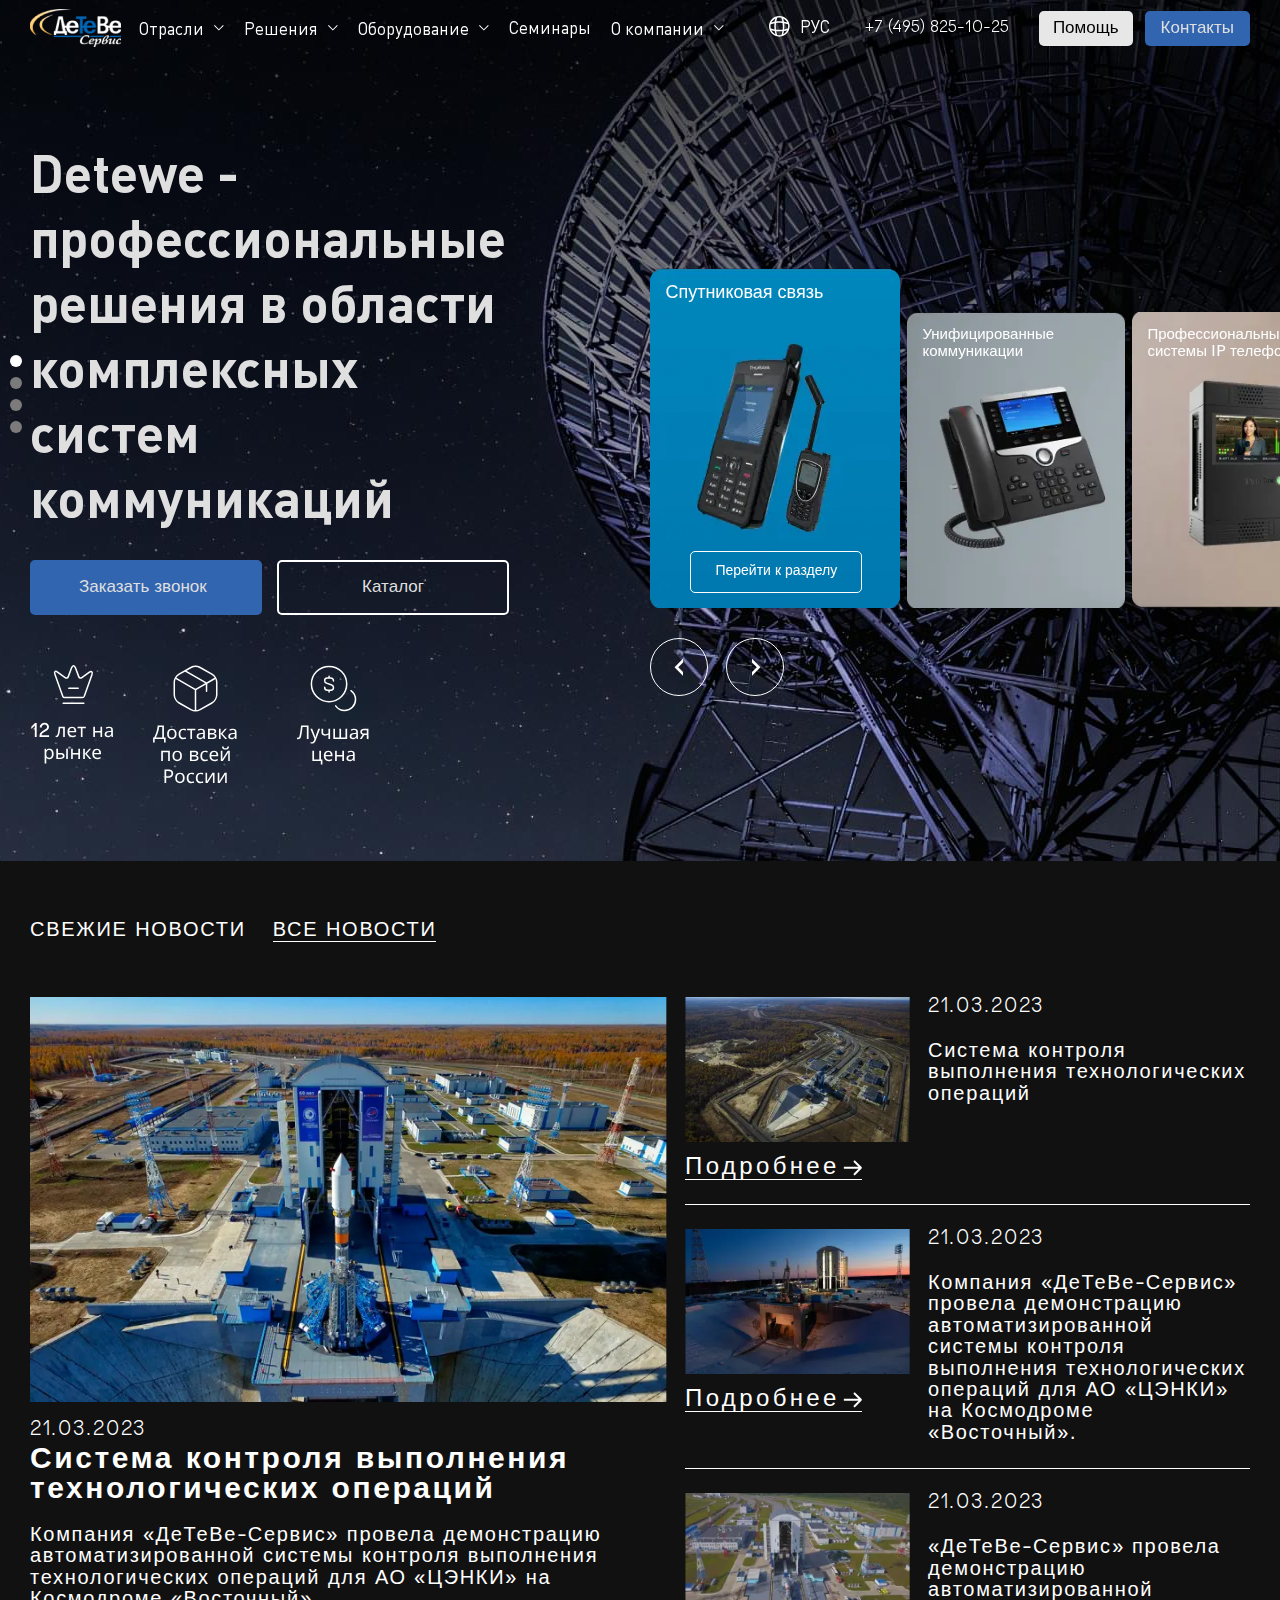
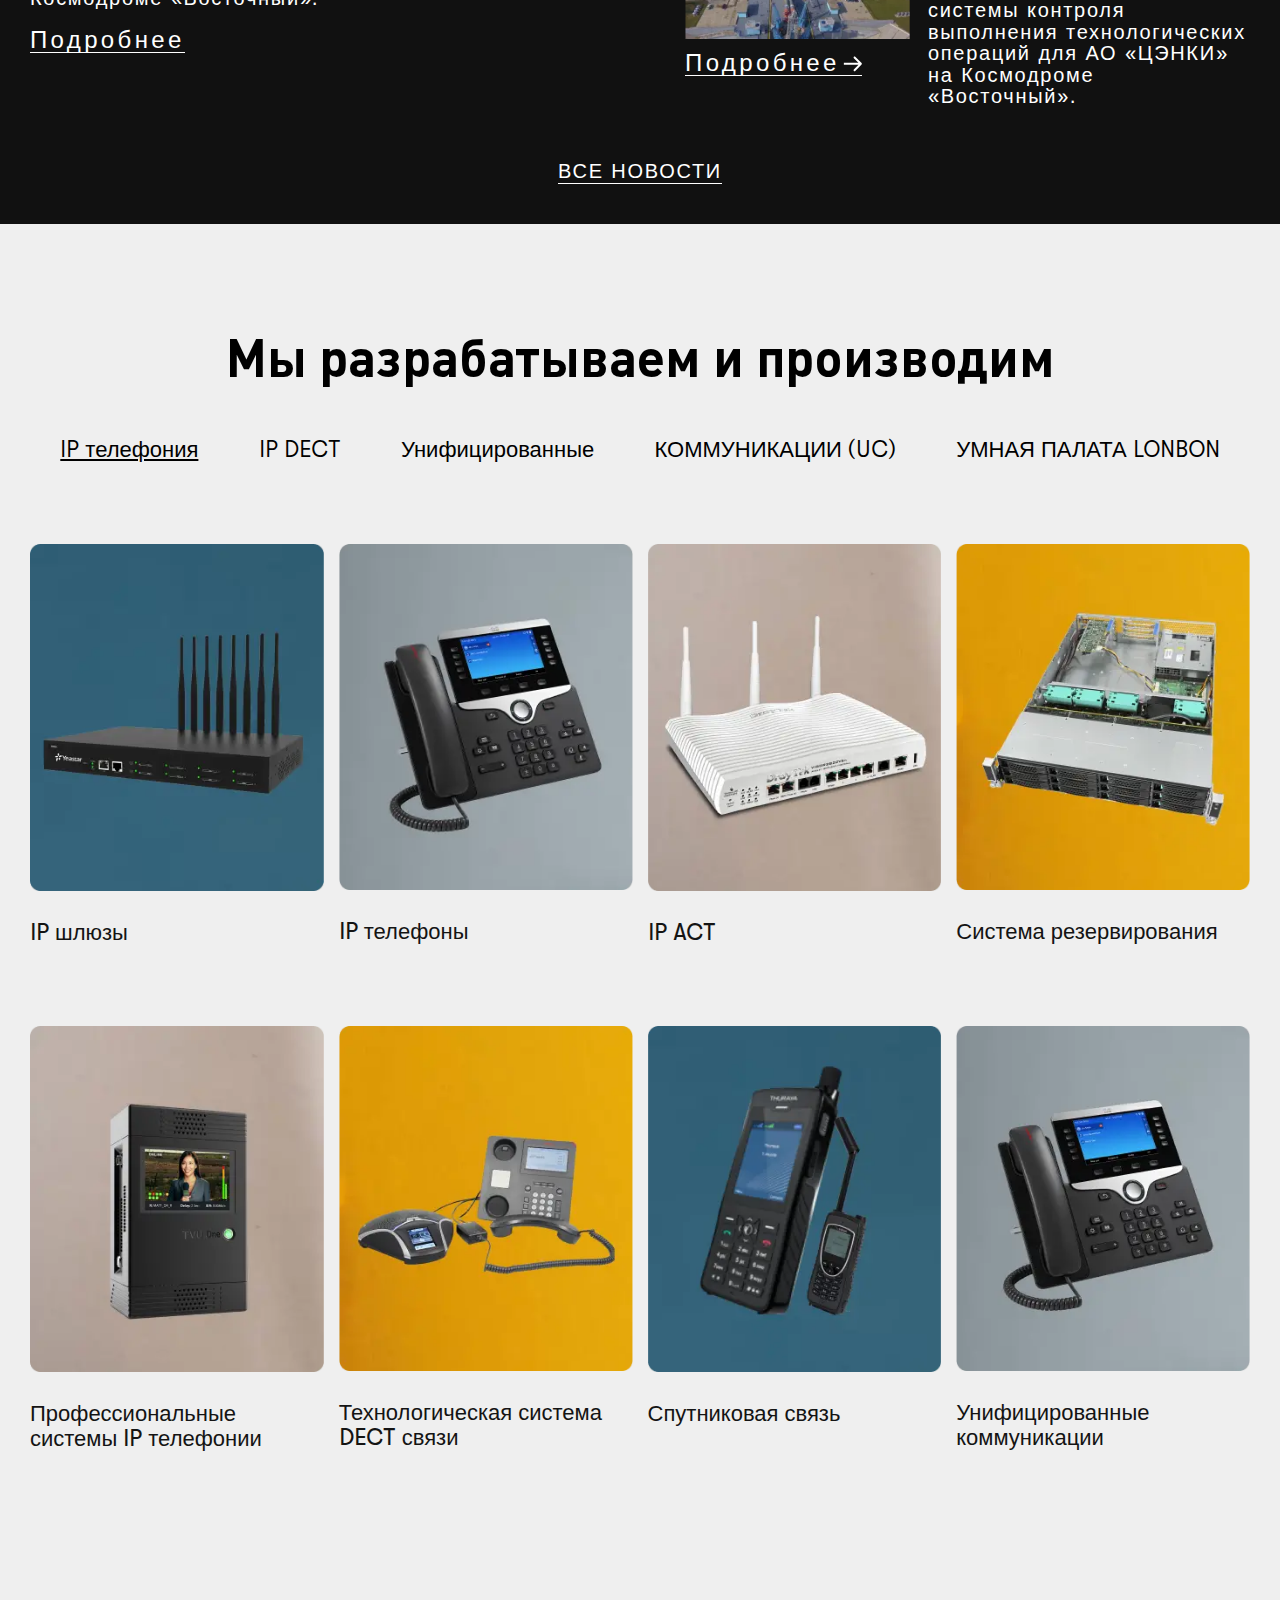
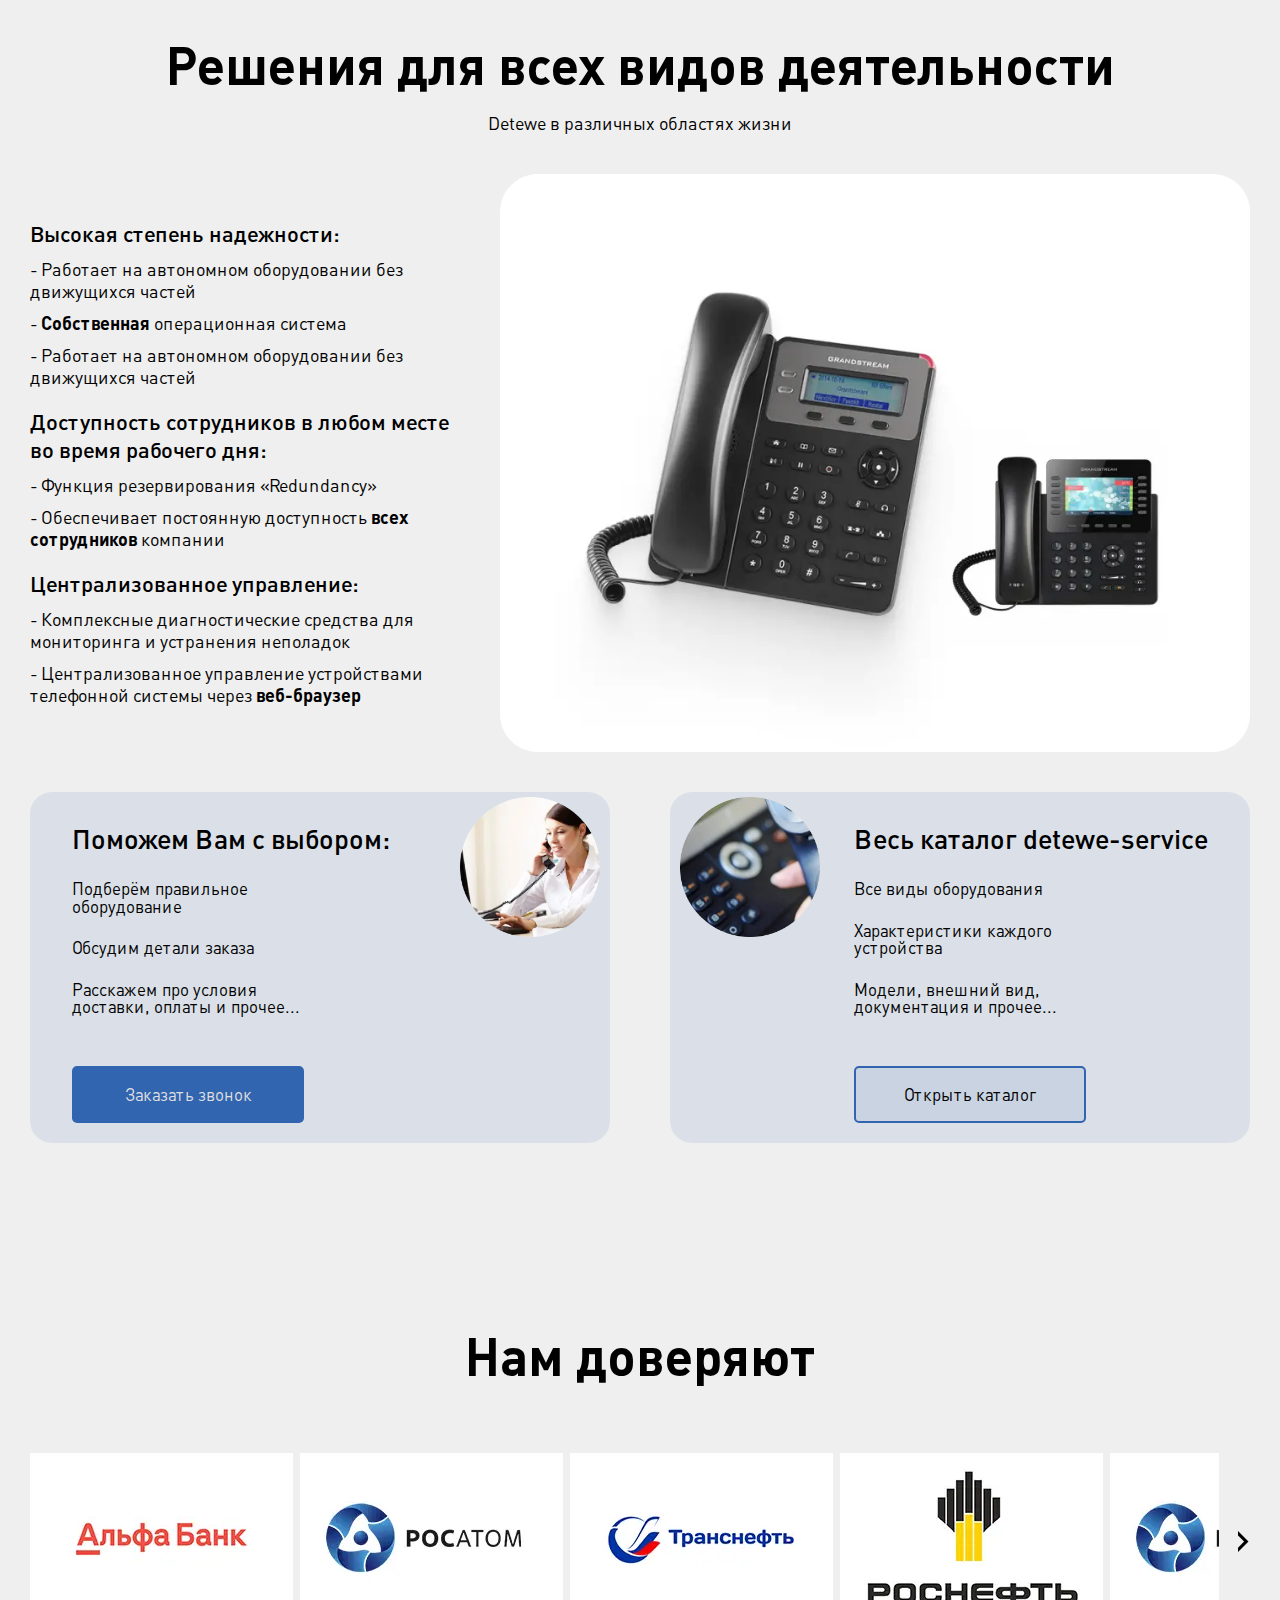
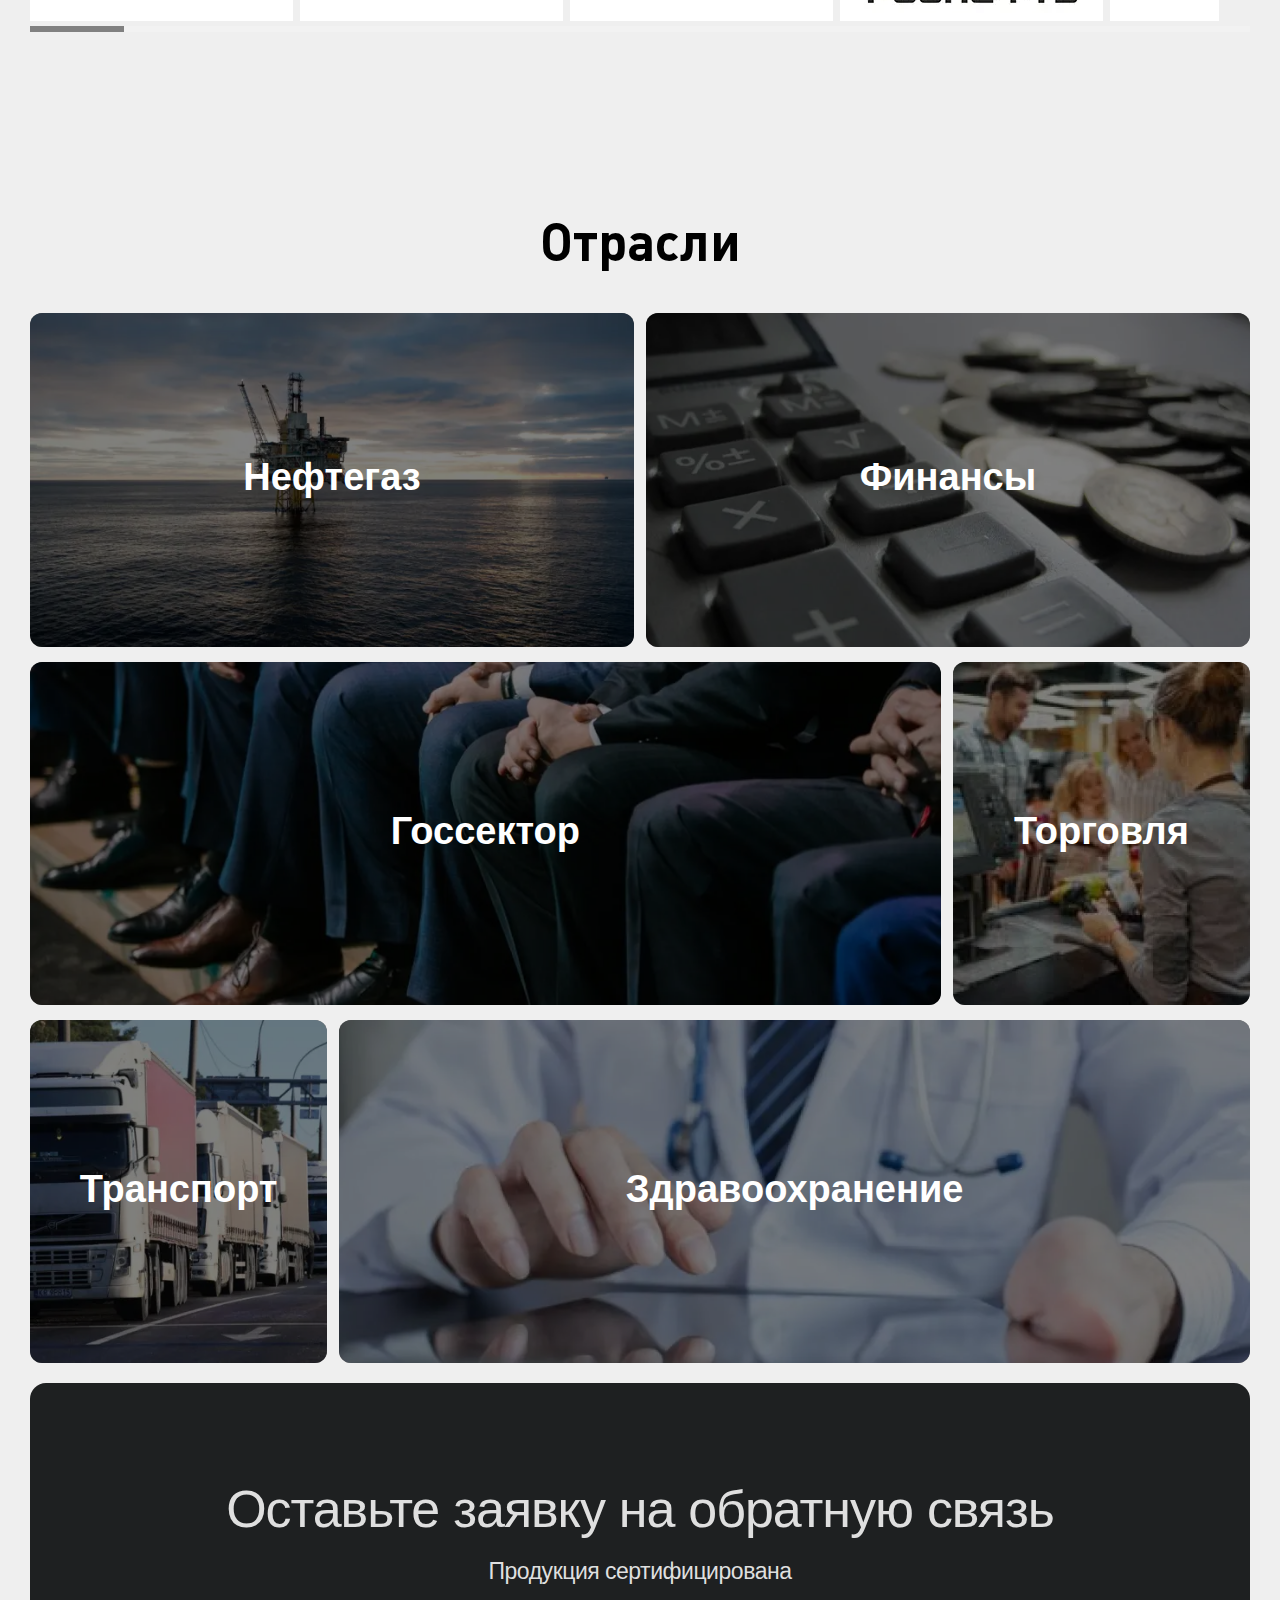
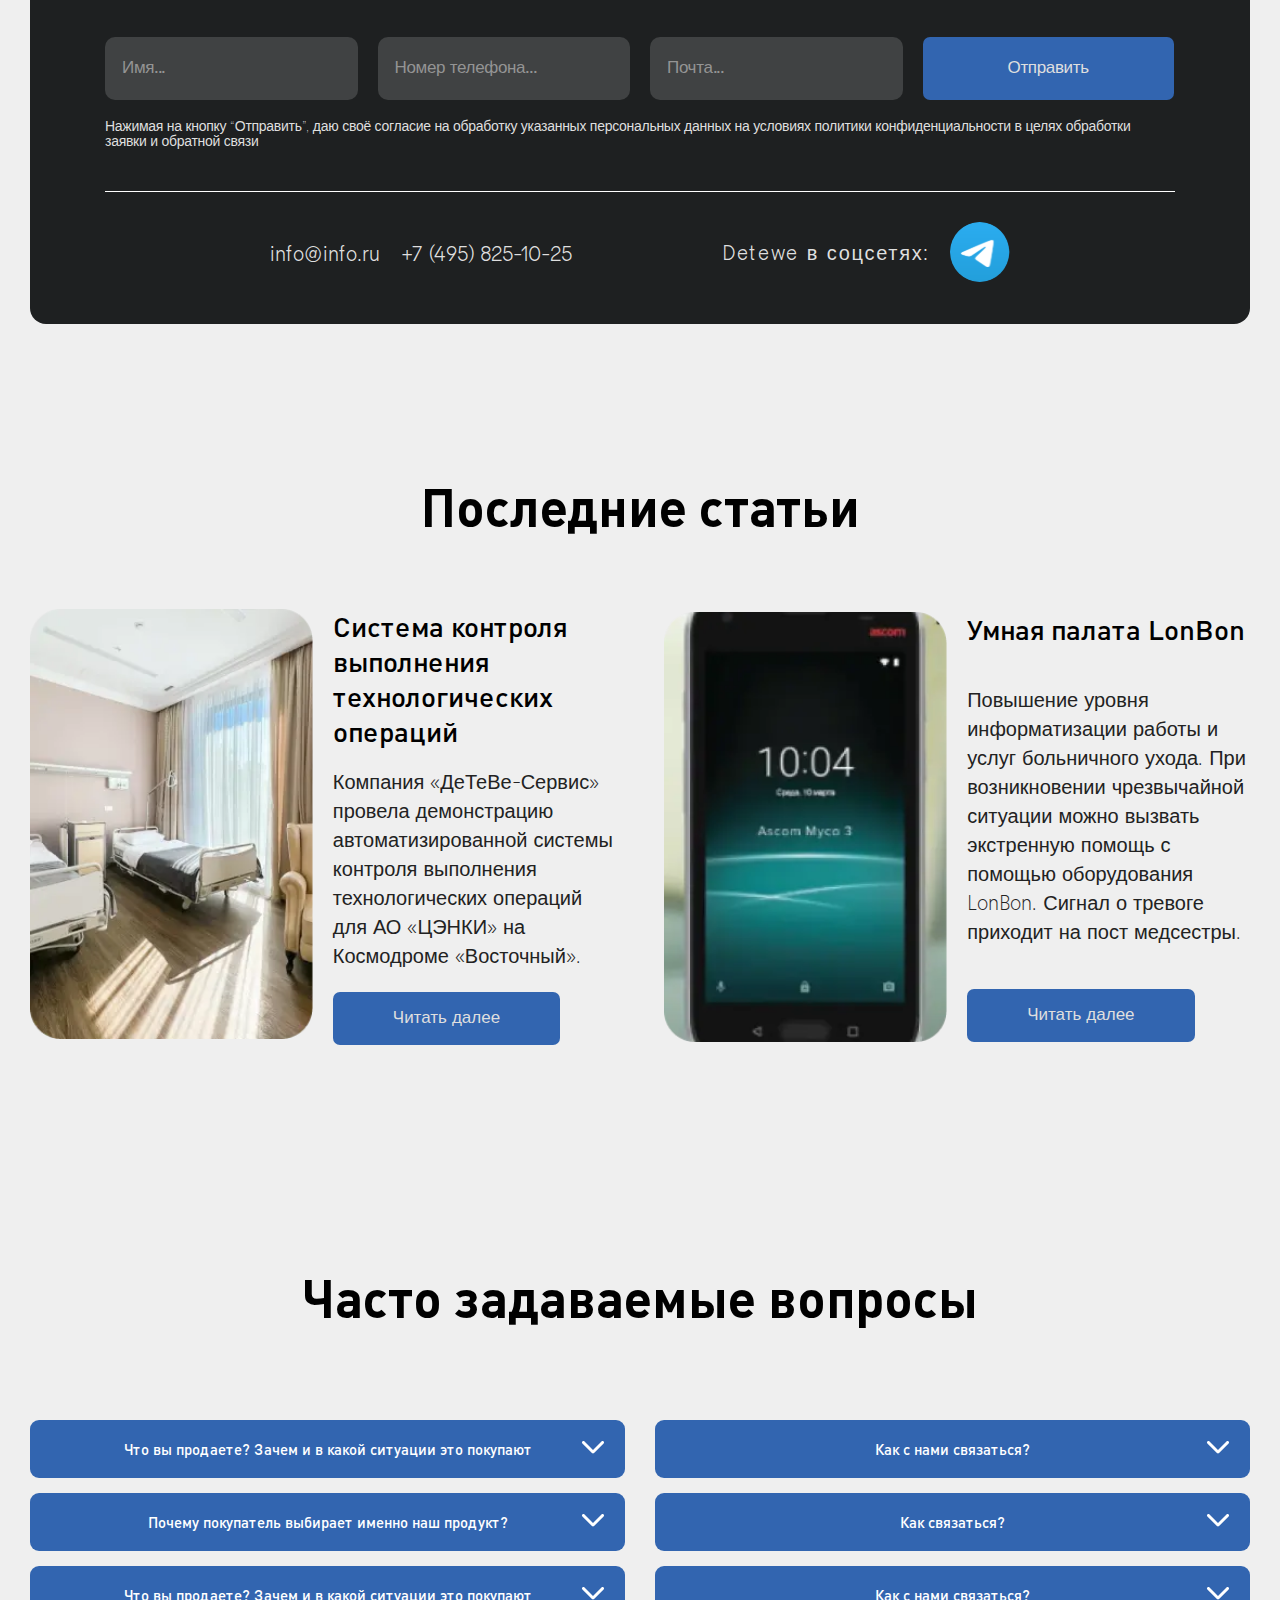
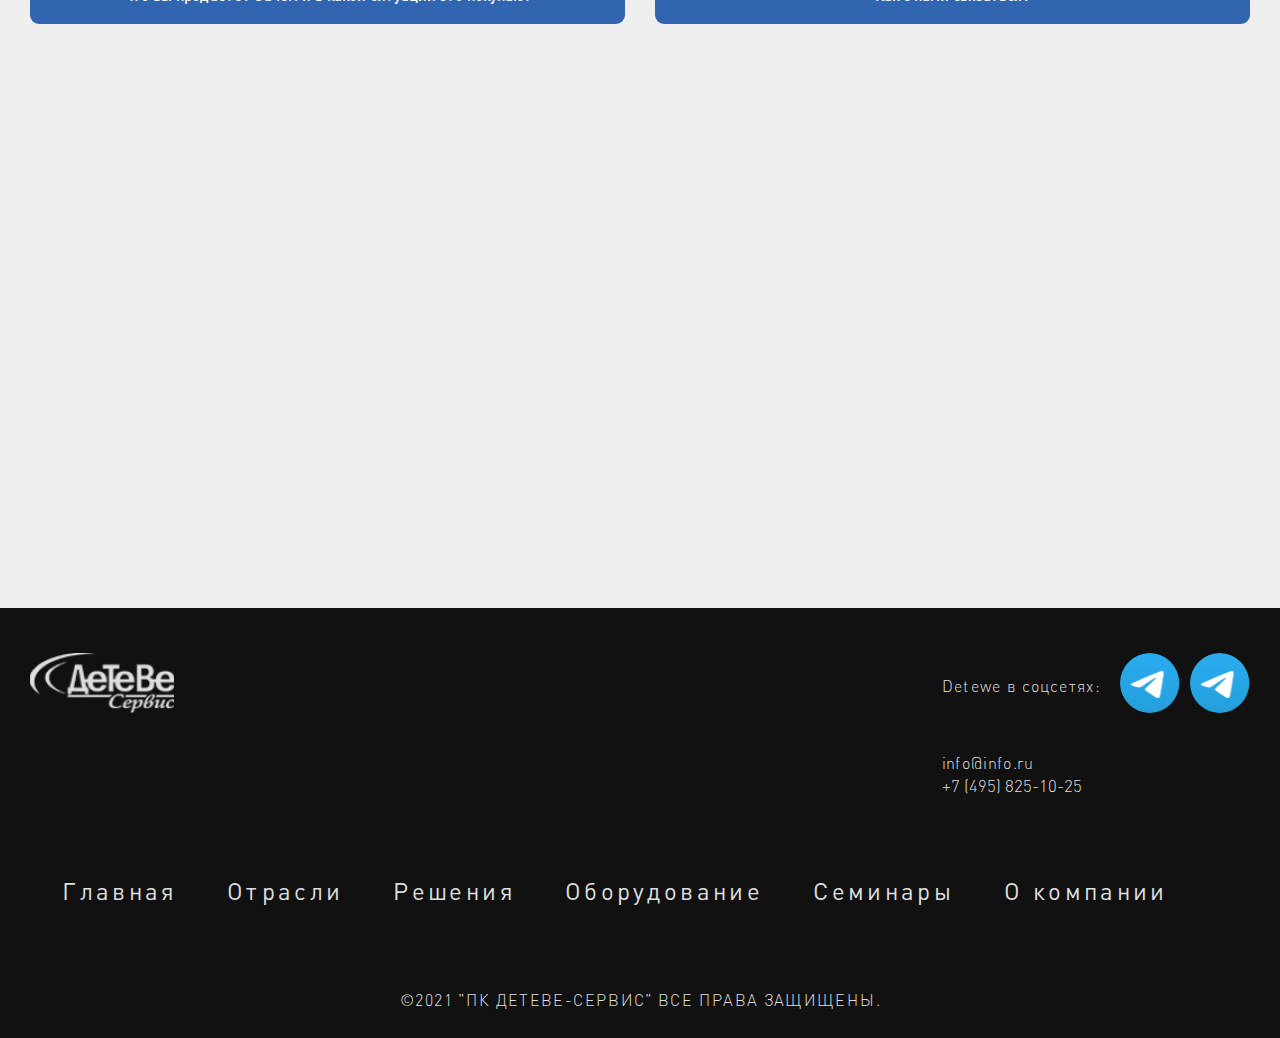
<file: index.html>
<!DOCTYPE html>
<html>
<head>
  <meta charset="UTF-8">
  <meta http-equiv="x-ua-compatible" content="IE=edge">
  <meta name="viewport" content="width=device-width, initial-scale=1.0">
  <link rel="stylesheet" href="css/style.min.css?_v=20230425221922">
  <title>Главная</title>
</head>
<body>
    <div class="wrapper">
        <header class="header">
    <div class="container">
        <div class="header_wrapper">
            <a class="logo" href="/">
                <img src="img/logo.svg" alt="logo">
            </a>
            <nav class="nav">
                <ul class="header_menu">
                    <li class="dropdown_item">
                        <a href="javascript:void(0)">
                            Отрасли
                            <svg class="desktop_arr" width="10" height="10" viewBox="0 0 10 10" fill="none" xmlns="http://www.w3.org/2000/svg">
                                <path fill-rule="evenodd" clip-rule="evenodd" d="M0 2.70711L0.707107 2L4.85355 6.14645L9 2L9.70711 2.70711L4.85355 7.56066L0 2.70711Z" fill="#fff"/>
                            </svg>
                        </a>
                        <svg class="mobile_arr" width="10" height="10" viewBox="0 0 10 10" fill="none" xmlns="http://www.w3.org/2000/svg">
                            <path fill-rule="evenodd" clip-rule="evenodd" d="M0 2.70711L0.707107 2L4.85355 6.14645L9 2L9.70711 2.70711L4.85355 7.56066L0 2.70711Z" fill="#fff"/>
                        </svg>
                        <ul class="dropdown_menu">
                            <li>
                                <a href="javascript:void(0)">Энергетика</a>
                            </li>
                            <li>
                                <a href="javascript:void(0)">Нефтегаз</a>
                            </li>
                            <li>
                                <a href="javascript:void(0)">Госсектор</a>
                            </li>
                            <li>
                                <a href="javascript:void(0)">Торговые сети</a>
                            </li>
                            <li>
                                <a href="javascript:void(0)">Транспортный сектор</a>
                            </li>
                            <li>
                                <a href="javascript:void(0)">Банковский сектор</a>
                            </li>
                            <li>
                                <a href="javascript:void(0)">Здравоохранение</a>
                            </li>
                        </ul>
                    </li>
                    <li class="dropdown_item">
                        <a href="javascript:void(0)">
                            Решения
                            <svg class="desktop_arr" width="10" height="10" viewBox="0 0 10 10" fill="none" xmlns="http://www.w3.org/2000/svg">
                                <path fill-rule="evenodd" clip-rule="evenodd" d="M0 2.70711L0.707107 2L4.85355 6.14645L9 2L9.70711 2.70711L4.85355 7.56066L0 2.70711Z" fill="#fff"/>
                            </svg>
                        </a>
                        <svg class="mobile_arr" width="10" height="10" viewBox="0 0 10 10" fill="none" xmlns="http://www.w3.org/2000/svg">
                            <path fill-rule="evenodd" clip-rule="evenodd" d="M0 2.70711L0.707107 2L4.85355 6.14645L9 2L9.70711 2.70711L4.85355 7.56066L0 2.70711Z" fill="#fff"/>
                        </svg>
                        <ul class="dropdown_menu">
                            <li>
                                <a href="javascript:void(0)">Решения для крупных компаний и филиалов</a>
                            </li>
                            <li>
                                <a href="javascript:void(0)">Решения для малого и среднего бизнеса</a>
                            </li>
                            <li>
                                <a href="javascript:void(0)">Плавный переход на VoIP телефонную систему innovaphone АТС</a>
                            </li>
                            <li>
                                <a href="javascript:void(0)">Объединение офисов в единую сеть</a>
                            </li>
                            <li>
                                <a href="javascript:void(0)">Система определения местоположения абонента</a>
                            </li>
                            <li>
                                <a href="javascript:void(0)">Система контроля выполнения технологических операций</a>
                            </li>
                            <li>
                                <a href="javascript:void(0)">Система рассылки аварийных сообщений</a>
                            </li>
                            <li>
                                <a href="javascript:void(0)">Умная палата LonBon</a>
                            </li>
                            <li>
                                <a href="javascript:void(0)">Система палатной сигнализации Telligence</a>
                            </li>
                        </ul>
                    </li>
                    <li class="dropdown_item">
                        <a href="javascript:void(0)">
                            Оборудование
                            <svg class="desktop_arr" width="10" height="10" viewBox="0 0 10 10" fill="none" xmlns="http://www.w3.org/2000/svg">
                                <path fill-rule="evenodd" clip-rule="evenodd" d="M0 2.70711L0.707107 2L4.85355 6.14645L9 2L9.70711 2.70711L4.85355 7.56066L0 2.70711Z" fill="#fff"/>
                            </svg>
                        </a>
                        <svg class="mobile_arr" width="10" height="10" viewBox="0 0 10 10" fill="none" xmlns="http://www.w3.org/2000/svg">
                            <path fill-rule="evenodd" clip-rule="evenodd" d="M0 2.70711L0.707107 2L4.85355 6.14645L9 2L9.70711 2.70711L4.85355 7.56066L0 2.70711Z" fill="#fff"/>
                        </svg>
                        <ul class="dropdown_menu">
                            <li>
                                <a href="javascript:void(0)">IP телефония</a>
                            </li>
                            <li>
                                <a href="javascript:void(0)">IP Dect</a>
                            </li>
                            <li>
                                <a href="javascript:void(0)">Унифицированные коммуникации (UC)</a>
                            </li>
                            <li>
                                <a href="javascript:void(0)">Умная палата LonBon</a>
                            </li>
                            <li>
                                <a href="javascript:void(0)">Система палатной сигнализации Telligence</a>
                            </li>
                        </ul>
                    </li>
                    <li>
                        <a href="javascript:void(0)">Семинары</a>
                    </li>
                    <li class="dropdown_item">
                        <a href="javascript:void(0)">
                            О компании
                            <svg class="desktop_arr" width="10" height="10" viewBox="0 0 10 10" fill="none" xmlns="http://www.w3.org/2000/svg">
                                <path fill-rule="evenodd" clip-rule="evenodd" d="M0 2.70711L0.707107 2L4.85355 6.14645L9 2L9.70711 2.70711L4.85355 7.56066L0 2.70711Z" fill="#fff"/>
                            </svg>
                        </a>
                        <svg class="mobile_arr" width="10" height="10" viewBox="0 0 10 10" fill="none" xmlns="http://www.w3.org/2000/svg">
                            <path fill-rule="evenodd" clip-rule="evenodd" d="M0 2.70711L0.707107 2L4.85355 6.14645L9 2L9.70711 2.70711L4.85355 7.56066L0 2.70711Z" fill="#fff"/>
                        </svg>
                        <ul class="dropdown_menu">
                            <li>
                                <a href="javascript:void(0)">О нас</a>
                            </li>
                            <li>
                                <a href="javascript:void(0)">Партнеры</a>
                            </li>
                            <li>
                                <a href="javascript:void(0)">Лицензии, сертификаты, патенты</a>
                            </li>
                            <li>
                                <a href="javascript:void(0)">Контакты и схема проезда</a>
                            </li>
                            <li>
                                <a href="javascript:void(0)">Сотрудничество</a>
                            </li>
                        </ul>
                    </li>
                </ul>
            </nav>
            <div class="header__info">
                <div class="language_changer">
                    <a class="change_lang" href="javascript:void(0);">
                        <svg width="21" height="21" viewBox="0 0 21 21" fill="none" xmlns="http://www.w3.org/2000/svg">
                            <mask id="mask0_35_53" style="mask-type:alpha" maskUnits="userSpaceOnUse" x="0" y="0" width="21" height="21">
                                <path fill-rule="evenodd" clip-rule="evenodd" d="M0 10.3226C0 4.62143 4.62143 0 10.3226 0C16.0237 0 20.6452 4.62143 20.6452 10.3226C20.6452 16.0237 16.0237 20.6452 10.3226 20.6452C4.62143 20.6452 0 16.0237 0 10.3226ZM10.3226 1.5C9.59052 1.5 8.87929 1.58915 8.19915 1.75719C8.19494 1.82033 8.18271 1.88335 8.16222 1.94473C7.77569 3.10268 7.47147 4.28069 7.24956 5.47022C9.29195 5.24439 11.3532 5.24439 13.3956 5.47022C13.1737 4.28069 12.8695 3.10268 12.483 1.94473C12.4622 1.88258 12.4501 1.81962 12.4458 1.75715C11.7658 1.58914 11.0546 1.5 10.3226 1.5ZM13.6361 7.00911C11.4359 6.73142 9.20927 6.73142 7.00911 7.00911C6.73142 9.20927 6.73142 11.4359 7.00911 13.6361C9.20927 13.9138 11.4359 13.9138 13.6361 13.6361C13.9138 11.4359 13.9138 9.20927 13.6361 7.00911ZM15.175 13.3956C15.4008 11.3532 15.4008 9.29195 15.175 7.24956C16.3645 7.47147 17.5425 7.77569 18.7004 8.16222C18.7626 8.18297 18.8256 8.19512 18.888 8.19933C19.056 8.87942 19.1452 9.59059 19.1452 10.3226C19.1452 11.0547 19.056 11.7659 18.888 12.446C18.8248 12.4502 18.7618 12.4625 18.7004 12.483C17.5425 12.8695 16.3645 13.1737 15.175 13.3956ZM13.3956 15.175C11.3532 15.4008 9.29195 15.4008 7.24956 15.175C7.47147 16.3645 7.77569 17.5425 8.16222 18.7004C8.18271 18.7618 8.19494 18.8248 8.19915 18.888C8.87929 19.056 9.59052 19.1452 10.3226 19.1452C11.0546 19.1452 11.7658 19.056 12.4458 18.888C12.4501 18.8256 12.4622 18.7626 12.483 18.7004C12.8695 17.5425 13.1737 16.3645 13.3956 15.175ZM5.47022 13.3956C5.24439 11.3532 5.24439 9.29195 5.47022 7.24956C4.28069 7.47147 3.10268 7.77569 1.94473 8.16222C1.88258 8.18297 1.81962 8.19512 1.75715 8.19933C1.58914 8.87942 1.5 9.59059 1.5 10.3226C1.5 11.0547 1.58915 11.7659 1.75719 12.446C1.82033 12.4502 1.88335 12.4625 1.94473 12.483C3.10268 12.8695 4.28069 13.1737 5.47022 13.3956ZM2.44333 14.2962C2.44856 14.2695 2.45236 14.2422 2.45466 14.2145C3.52026 14.527 4.59986 14.7747 5.68766 14.9575C5.87052 16.0453 6.1182 17.1249 6.43071 18.1905C6.403 18.1928 6.37572 18.1966 6.34894 18.2019C4.66653 17.3517 3.29343 15.9786 2.44333 14.2962ZM2.39373 6.44866C3.4791 6.12767 4.57913 5.874 5.68766 5.68766C5.87052 4.59987 6.1182 3.52026 6.43071 2.45466C6.403 2.45236 6.37571 2.44856 6.34894 2.44333C4.63341 3.31017 3.23949 4.7208 2.39373 6.44866ZM14.9575 14.9575C16.0453 14.7747 17.1249 14.527 18.1905 14.2145C18.1928 14.2422 18.1966 14.2695 18.2019 14.2962C17.335 16.0118 15.9244 17.4057 14.1965 18.2514C14.5175 17.1661 14.7712 16.066 14.9575 14.9575ZM18.2514 6.44866C17.1661 6.12767 16.066 5.874 14.9575 5.68766C14.7712 4.57913 14.5175 3.4791 14.1965 2.39373C15.9577 3.25582 17.3894 4.68744 18.2514 6.44866Z" fill="black"/>
                            </mask>
                            <g mask="url(#mask0_35_53)">
                                <rect x="-1.95679" y="-2.74893" width="27.7275" height="27.7275" fill="white"/>
                            </g>
                        </svg>
                        <span>РУС</span>
                    </a>
                    <ul class="lang_list">
                        <li><a class="link" href="javascript:void(0);">БЕЛ</a></li>
                        <li><a class="link" href="javascript:void(0);">ENG</a></li>
                    </ul>
                </div>
                <a class="header_tel" href="tel:+7 (495) 825-10-25">
                    +7 (495) 825-10-25
                </a>
                <div class="header__info_links">
                    <a class="help" href="javascript:void(0)">Помощь</a>
                    <a href="javascript:void(0)">Контакты</a>
                </div>
                <a class="header_mobile__button" href="javascript:void(0)">
                    <span class="line"></span>
                </a>
            </div>
        </div>
    </div>
</header>

        <main>
            <section class="index_slider">
                <div class="right__slider_wrap owl-carousel">
                    <div class="slide">
                        <p class="title">Спутниковая связь</p>
                        <picture><source srcset="img/commun.webp" type="image/webp"><img src="img/commun.png" alt=""></picture>
                        <a class="to_chapter" href="javascript:void(0)">Перейти к разделу</a>
                    </div>
                    <div class="slide">
                        <p class="title">Унифицированные коммуникации</p>
                        <picture><source srcset="img/sputnik.webp" type="image/webp"><img src="img/sputnik.png" alt=""></picture>
                        <a class="to_chapter" href="javascript:void(0)">Перейти к разделу</a>
                    </div>
                    <div class="slide">
                        <p class="title">Профессиональные системы IP телефонии</p>
                        <picture><source srcset="img/pro_sys.webp" type="image/webp"><img src="img/pro_sys.png" alt=""></picture>
                        <a class="to_chapter" href="javascript:void(0)">Перейти к разделу</a>
                    </div>
                    <div class="slide">
                        <p class="title">Технологическая система DECT связи</p>
                        <picture><source srcset="img/commun.webp" type="image/webp"><img src="img/commun.png" alt="commun"></picture>
                        <a class="to_chapter" href="javascript:void(0)">Перейти к разделу</a>
                    </div>
                    <div class="slide">
                        <p class="title">Профессиональные системы IP телефонии</p>
                        <picture><source srcset="img/dect.webp" type="image/webp"><img src="img/dect.png" alt=""></picture>
                        <a class="to_chapter" href="javascript:void(0)">Перейти к разделу</a>
                    </div>
                    <div class="slide">
                        <p class="title">Унифицированные коммуникации</p>
                        <picture><source srcset="img/pro_sys.webp" type="image/webp"><img src="img/pro_sys.png" alt=""></picture>
                        <a class="to_chapter" href="javascript:void(0)">Перейти к разделу</a>
                    </div>
                    <div class="slide">
                        <p class="title">Технологическая система DECT связи</p>
                        <picture><source srcset="img/sputnik.webp" type="image/webp"><img src="img/sputnik.png" alt=""></picture>
                        <a class="to_chapter" href="javascript:void(0)">Перейти к разделу</a>
                    </div>
                </div>
                <div class="slider__wrap">
                    <div class="slide" style="background: url('img/Backgr.jpg') center/cover no-repeat">
                        <div class="container">
                            <div class="slide_content">
                                <h1>Detewe - профессиональные решения в области комплексных систем коммуникаций</h1>
                                <div class="slide_links">
                                    <a class="callback_link" href="javascript:void(0)">Заказать звонок</a>
                                    <a class="to_catalog" href="javascript:void(0)">Каталог</a>
                                </div>
                                <div class="svg_icons">
                                    <svg width="85" height="102" viewBox="0 0 85 102" fill="none" xmlns="http://www.w3.org/2000/svg">
                                        <path d="M4.82471 75V63.4868L1.29932 67.0215V64.6743L5.00098 61.0098H6.68018V75H4.82471ZM9.48193 75C9.4139 73.6208 9.60563 72.458 10.0571 71.5117C10.5148 70.5654 11.359 69.7243 12.5898 68.9883L15.2988 67.3462C15.9111 66.9751 16.3564 66.5978 16.6348 66.2144C16.9131 65.8309 17.0522 65.3423 17.0522 64.7485C17.0522 64.1239 16.8358 63.592 16.4028 63.1528C15.9699 62.7075 15.3854 62.4849 14.6494 62.4849C13.7526 62.4849 13.0135 62.7972 12.4321 63.4219C11.8569 64.0404 11.5539 64.8073 11.5229 65.7227L9.66748 65.3701C9.75407 64.0589 10.2643 62.958 11.1982 62.0674C12.1383 61.1706 13.2733 60.7222 14.603 60.7222C15.9204 60.7222 16.978 61.1087 17.7759 61.8818C18.5799 62.6488 18.9819 63.5641 18.9819 64.6279C18.9819 65.4876 18.7747 66.2515 18.3604 66.9194C17.9521 67.5874 17.3027 68.1812 16.4121 68.7007L13.5176 70.4077C12.2806 71.1437 11.6157 72.1086 11.5229 73.3022H19.084V75H9.48193ZM34.8431 75H33.1521V66.203H30.1501C30.0234 67.8117 29.8651 69.186 29.6751 70.326C29.4851 71.4533 29.2444 72.3717 28.9531 73.081C28.6617 73.7903 28.3134 74.3097 27.9081 74.639C27.5027 74.9683 27.0277 75.133 26.4831 75.133C26.3184 75.133 26.1537 75.1203 25.9891 75.095C25.8371 75.0823 25.7104 75.0507 25.6091 75V73.746C25.6851 73.7713 25.7674 73.7903 25.8561 73.803C25.9447 73.8157 26.0334 73.822 26.1221 73.822C26.4007 73.822 26.6541 73.708 26.8821 73.48C27.1101 73.252 27.3127 72.9037 27.4901 72.435C27.6801 71.9663 27.8511 71.3773 28.0031 70.668C28.1551 69.946 28.2881 69.0973 28.4021 68.122C28.5161 67.1467 28.6174 66.0447 28.7061 64.816H34.8431V75ZM42.0084 64.626C42.8824 64.626 43.6298 64.816 44.2504 65.196C44.8838 65.576 45.3651 66.1143 45.6944 66.811C46.0364 67.495 46.2074 68.2993 46.2074 69.224V70.231H39.2344C39.2598 71.3837 39.5511 72.264 40.1084 72.872C40.6784 73.4673 41.4701 73.765 42.4834 73.765C43.1294 73.765 43.6994 73.708 44.1934 73.594C44.7001 73.4673 45.2194 73.29 45.7514 73.062V74.525C45.2321 74.753 44.7191 74.9177 44.2124 75.019C43.7058 75.133 43.1041 75.19 42.4074 75.19C41.4448 75.19 40.5898 74.9937 39.8424 74.601C39.1078 74.2083 38.5314 73.6257 38.1134 72.853C37.7081 72.0677 37.5054 71.1113 37.5054 69.984C37.5054 68.8693 37.6891 67.913 38.0564 67.115C38.4364 66.317 38.9621 65.7027 39.6334 65.272C40.3174 64.8413 41.1091 64.626 42.0084 64.626ZM41.9894 65.994C41.1914 65.994 40.5581 66.2537 40.0894 66.773C39.6334 67.2797 39.3611 67.989 39.2724 68.901H44.4594C44.4594 68.3183 44.3708 67.8117 44.1934 67.381C44.0161 66.9503 43.7438 66.6147 43.3764 66.374C43.0218 66.1207 42.5594 65.994 41.9894 65.994ZM55.8301 66.222H52.5051V75H50.8521V66.222H47.5651V64.816H55.8301V66.222ZM64.9447 64.816V69.053H70.4737V64.816H72.1457V75H70.4737V70.459H64.9447V75H63.2727V64.816H64.9447ZM79.2274 64.645C80.4687 64.645 81.387 64.9173 81.9824 65.462C82.5777 66.0067 82.8754 66.8743 82.8754 68.065V75H81.6594L81.3364 73.556H81.2604C80.969 73.9233 80.665 74.2337 80.3484 74.487C80.0444 74.7277 79.6897 74.905 79.2844 75.019C78.8917 75.133 78.4104 75.19 77.8404 75.19C77.2324 75.19 76.6814 75.0823 76.1874 74.867C75.706 74.6517 75.326 74.3223 75.0474 73.879C74.7687 73.423 74.6294 72.853 74.6294 72.169C74.6294 71.1557 75.0284 70.3767 75.8264 69.832C76.6244 69.2747 77.853 68.9707 79.5124 68.92L81.2414 68.863V68.255C81.2414 67.4063 81.0577 66.8173 80.6904 66.488C80.323 66.1587 79.8037 65.994 79.1324 65.994C78.6004 65.994 78.0937 66.0763 77.6124 66.241C77.131 66.393 76.6814 66.5703 76.2634 66.773L75.7504 65.519C76.1937 65.2783 76.7194 65.0757 77.3274 64.911C77.9354 64.7337 78.5687 64.645 79.2274 64.645ZM79.7214 70.079C78.4547 70.1297 77.5744 70.3323 77.0804 70.687C76.599 71.0417 76.3584 71.542 76.3584 72.188C76.3584 72.758 76.5294 73.176 76.8714 73.442C77.226 73.708 77.6757 73.841 78.2204 73.841C79.0817 73.841 79.7974 73.6067 80.3674 73.138C80.9374 72.6567 81.2224 71.922 81.2224 70.934V70.022L79.7214 70.079ZM19.4673 86.626C20.7213 86.626 21.7283 87.063 22.4883 87.937C23.261 88.811 23.6473 90.1283 23.6473 91.889C23.6473 93.0417 23.47 94.017 23.1153 94.815C22.7733 95.6003 22.2857 96.1957 21.6523 96.601C21.0317 96.9937 20.297 97.19 19.4483 97.19C18.929 97.19 18.4667 97.1203 18.0613 96.981C17.656 96.8417 17.3077 96.6643 17.0163 96.449C16.7377 96.221 16.497 95.974 16.2943 95.708H16.1803C16.2057 95.9233 16.231 96.1957 16.2563 96.525C16.2817 96.8543 16.2943 97.1393 16.2943 97.38V101.56H14.6223V86.816H15.9903L16.2183 88.203H16.2943C16.497 87.9117 16.7377 87.6457 17.0163 87.405C17.3077 87.1643 17.6497 86.9743 18.0423 86.835C18.4477 86.6957 18.9227 86.626 19.4673 86.626ZM19.1633 88.032C18.4793 88.032 17.9283 88.165 17.5103 88.431C17.0923 88.6843 16.7883 89.0707 16.5983 89.59C16.4083 90.1093 16.307 90.768 16.2943 91.566V91.889C16.2943 92.725 16.383 93.4343 16.5603 94.017C16.7377 94.5997 17.0353 95.043 17.4533 95.347C17.884 95.651 18.4667 95.803 19.2013 95.803C19.822 95.803 20.3287 95.632 20.7213 95.29C21.1267 94.948 21.4243 94.4857 21.6143 93.903C21.817 93.3077 21.9183 92.63 21.9183 91.87C21.9183 90.7047 21.6903 89.7737 21.2343 89.077C20.791 88.3803 20.1007 88.032 19.1633 88.032ZM26.3118 97V86.816H27.9838V90.996H30.6248C31.5114 90.996 32.2398 91.1037 32.8098 91.319C33.3798 91.5343 33.8041 91.8573 34.0828 92.288C34.3614 92.706 34.5008 93.238 34.5008 93.884C34.5008 94.5173 34.3614 95.0683 34.0828 95.537C33.8168 96.0057 33.3924 96.3667 32.8098 96.62C32.2398 96.8733 31.4861 97 30.5488 97H26.3118ZM30.3968 95.651C31.1188 95.651 31.7078 95.5307 32.1638 95.29C32.6198 95.0367 32.8478 94.5997 32.8478 93.979C32.8478 93.3583 32.6388 92.9403 32.2208 92.725C31.8028 92.497 31.2011 92.383 30.4158 92.383H27.9838V95.651H30.3968ZM36.1918 97V86.816H37.8638V97H36.1918ZM42.7719 86.816V91.053H48.3009V86.816H49.9729V97H48.3009V92.459H42.7719V97H41.0999V86.816H42.7719ZM59.2205 86.816H61.0445L56.6935 91.718L61.4055 97H59.4675L54.8695 91.832V97H53.1975V86.816H54.8695V91.756L59.2205 86.816ZM66.8161 86.626C67.6901 86.626 68.4374 86.816 69.0581 87.196C69.6914 87.576 70.1727 88.1143 70.5021 88.811C70.8441 89.495 71.0151 90.2993 71.0151 91.224V92.231H64.0421C64.0674 93.3837 64.3587 94.264 64.9161 94.872C65.4861 95.4673 66.2777 95.765 67.2911 95.765C67.9371 95.765 68.5071 95.708 69.0011 95.594C69.5077 95.4673 70.0271 95.29 70.5591 95.062V96.525C70.0397 96.753 69.5267 96.9177 69.0201 97.019C68.5134 97.133 67.9117 97.19 67.2151 97.19C66.2524 97.19 65.3974 96.9937 64.6501 96.601C63.9154 96.2083 63.3391 95.6257 62.9211 94.853C62.5157 94.0677 62.3131 93.1113 62.3131 91.984C62.3131 90.8693 62.4967 89.913 62.8641 89.115C63.2441 88.317 63.7697 87.7027 64.4411 87.272C65.1251 86.8413 65.9167 86.626 66.8161 86.626ZM66.7971 87.994C65.9991 87.994 65.3657 88.2537 64.8971 88.773C64.4411 89.2797 64.1687 89.989 64.0801 90.901H69.2671C69.2671 90.3183 69.1784 89.8117 69.0011 89.381C68.8237 88.9503 68.5514 88.6147 68.1841 88.374C67.8294 88.1207 67.3671 87.994 66.7971 87.994Z" fill="white"/>
                                        <mask id="mask0_8_329" style="mask-type:alpha" maskUnits="userSpaceOnUse" x="21" y="0" width="45" height="45">
                                            <path d="M33.1875 41.25H53.8125M38.8125 26.25H48.1875M52.3125 35.5875H34.6875C33.9 35.5875 33.0188 34.9687 32.7563 34.2187L24.9938 12.5062C23.8875 9.39374 25.1813 8.43749 27.8438 10.35L35.1563 15.5812C36.375 16.425 37.7625 15.9937 38.2875 14.625L41.5875 5.83124C42.6375 3.01874 44.3813 3.01874 45.4313 5.83124L48.7313 14.625C49.2563 15.9937 50.6438 16.425 51.8438 15.5812L58.7063 10.6875C61.6313 8.58749 63.0375 9.65624 61.8375 13.05L54.2625 34.2562C53.9813 34.9687 53.1 35.5875 52.3125 35.5875Z" stroke="black" stroke-width="1.5" stroke-linecap="round" stroke-linejoin="round"/>
                                        </mask>
                                        <g mask="url(#mask0_8_329)">
                                            <rect x="15" y="-7" width="58" height="52" fill="white"/>
                                        </g>
                                    </svg>
                                    <svg width="87" height="125" viewBox="0 0 87 125" fill="none" xmlns="http://www.w3.org/2000/svg">
                                        <path d="M11.9268 63.434V75.48H13.6558V80.572H12.0218V77H2.69282V80.572H1.05882V75.48H2.10382C2.55982 74.6947 2.99049 73.8143 3.39582 72.839C3.81382 71.8637 4.18116 70.844 4.49782 69.78C4.81449 68.7033 5.07416 67.6267 5.27682 66.55C5.47949 65.4733 5.60616 64.4347 5.65682 63.434H11.9268ZM7.15782 64.973C7.10716 65.7077 6.98049 66.5373 6.77782 67.462C6.58782 68.3867 6.34082 69.3367 6.03682 70.312C5.74549 71.2747 5.41616 72.2057 5.04882 73.105C4.69416 74.0043 4.31416 74.796 3.90882 75.48H10.2358V64.973H7.15782ZM24.5505 71.889C24.5505 72.7377 24.4365 73.4913 24.2085 74.15C23.9932 74.796 23.6765 75.347 23.2585 75.803C22.8532 76.259 22.3529 76.6073 21.7575 76.848C21.1749 77.076 20.5225 77.19 19.8005 77.19C19.1292 77.19 18.5085 77.076 17.9385 76.848C17.3685 76.6073 16.8745 76.259 16.4565 75.803C16.0385 75.347 15.7092 74.796 15.4685 74.15C15.2405 73.4913 15.1265 72.7377 15.1265 71.889C15.1265 70.7617 15.3165 69.8117 15.6965 69.039C16.0765 68.2537 16.6212 67.6583 17.3305 67.253C18.0399 66.835 18.8822 66.626 19.8575 66.626C20.7822 66.626 21.5929 66.835 22.2895 67.253C22.9989 67.6583 23.5499 68.2537 23.9425 69.039C24.3479 69.8117 24.5505 70.7617 24.5505 71.889ZM16.8555 71.889C16.8555 72.687 16.9569 73.3837 17.1595 73.979C17.3749 74.5617 17.7042 75.0113 18.1475 75.328C18.5909 75.6447 19.1545 75.803 19.8385 75.803C20.5225 75.803 21.0862 75.6447 21.5295 75.328C21.9729 75.0113 22.2959 74.5617 22.4985 73.979C22.7139 73.3837 22.8215 72.687 22.8215 71.889C22.8215 71.0783 22.7139 70.388 22.4985 69.818C22.2832 69.248 21.9539 68.811 21.5105 68.507C21.0799 68.1903 20.5162 68.032 19.8195 68.032C18.7809 68.032 18.0272 68.374 17.5585 69.058C17.0899 69.742 16.8555 70.6857 16.8555 71.889ZM31.2854 77.19C30.3861 77.19 29.5818 77.0063 28.8724 76.639C28.1758 76.2717 27.6248 75.7017 27.2194 74.929C26.8268 74.1563 26.6304 73.1683 26.6304 71.965C26.6304 70.711 26.8394 69.6913 27.2574 68.906C27.6754 68.1207 28.2391 67.5443 28.9484 67.177C29.6704 66.8097 30.4874 66.626 31.3994 66.626C31.9188 66.626 32.4191 66.683 32.9004 66.797C33.3818 66.8983 33.7744 67.025 34.0784 67.177L33.5654 68.564C33.2614 68.45 32.9068 68.3423 32.5014 68.241C32.0961 68.1397 31.7161 68.089 31.3614 68.089C30.6774 68.089 30.1138 68.2347 29.6704 68.526C29.2271 68.8173 28.8978 69.248 28.6824 69.818C28.4671 70.388 28.3594 71.0973 28.3594 71.946C28.3594 72.7567 28.4671 73.447 28.6824 74.017C28.8978 74.587 29.2208 75.0177 29.6514 75.309C30.0821 75.6003 30.6204 75.746 31.2664 75.746C31.8238 75.746 32.3114 75.689 32.7294 75.575C33.1601 75.461 33.5528 75.3217 33.9074 75.157V76.639C33.5654 76.8163 33.1854 76.9493 32.7674 77.038C32.3621 77.1393 31.8681 77.19 31.2854 77.19ZM43.3594 68.222H40.0344V77H38.3814V68.222H35.0944V66.816H43.3594V68.222ZM49.2225 66.645C50.4638 66.645 51.3822 66.9173 51.9775 67.462C52.5728 68.0067 52.8705 68.8743 52.8705 70.065V77H51.6545L51.3315 75.556H51.2555C50.9642 75.9233 50.6602 76.2337 50.3435 76.487C50.0395 76.7277 49.6848 76.905 49.2795 77.019C48.8868 77.133 48.4055 77.19 47.8355 77.19C47.2275 77.19 46.6765 77.0823 46.1825 76.867C45.7012 76.6517 45.3212 76.3223 45.0425 75.879C44.7638 75.423 44.6245 74.853 44.6245 74.169C44.6245 73.1557 45.0235 72.3767 45.8215 71.832C46.6195 71.2747 47.8482 70.9707 49.5075 70.92L51.2365 70.863V70.255C51.2365 69.4063 51.0528 68.8173 50.6855 68.488C50.3182 68.1587 49.7988 67.994 49.1275 67.994C48.5955 67.994 48.0888 68.0763 47.6075 68.241C47.1262 68.393 46.6765 68.5703 46.2585 68.773L45.7455 67.519C46.1888 67.2783 46.7145 67.0757 47.3225 66.911C47.9305 66.7337 48.5638 66.645 49.2225 66.645ZM49.7165 72.079C48.4498 72.1297 47.5695 72.3323 47.0755 72.687C46.5942 73.0417 46.3535 73.542 46.3535 74.188C46.3535 74.758 46.5245 75.176 46.8665 75.442C47.2212 75.708 47.6708 75.841 48.2155 75.841C49.0768 75.841 49.7925 75.6067 50.3625 75.138C50.9325 74.6567 51.2175 73.922 51.2175 72.934V72.022L49.7165 72.079ZM64.2049 69.381C64.2049 70.0143 64.0149 70.5083 63.6349 70.863C63.2549 71.2177 62.7672 71.4583 62.1719 71.585V71.661C62.8052 71.7497 63.3562 71.9777 63.8249 72.345C64.2935 72.6997 64.5279 73.257 64.5279 74.017C64.5279 74.4477 64.4455 74.8467 64.2809 75.214C64.1289 75.5813 63.8882 75.898 63.5589 76.164C63.2295 76.43 62.8052 76.639 62.2859 76.791C61.7665 76.9303 61.1395 77 60.4049 77H56.0159V66.816H60.3859C61.1079 66.816 61.7539 66.8983 62.3239 67.063C62.9065 67.215 63.3625 67.481 63.6919 67.861C64.0339 68.2283 64.2049 68.735 64.2049 69.381ZM62.7989 74.017C62.7989 73.4343 62.5772 73.0163 62.1339 72.763C61.6905 72.5097 61.0382 72.383 60.1769 72.383H57.6879V75.651H60.2149C61.0509 75.651 61.6905 75.5307 62.1339 75.29C62.5772 75.0367 62.7989 74.6123 62.7989 74.017ZM62.5139 69.59C62.5139 69.1087 62.3365 68.7603 61.9819 68.545C61.6399 68.317 61.0762 68.203 60.2909 68.203H57.6879V70.996H59.9869C60.8102 70.996 61.4372 70.882 61.8679 70.654C62.2985 70.426 62.5139 70.0713 62.5139 69.59ZM72.9861 66.816H74.8101L70.4591 71.718L75.1711 77H73.2331L68.6351 71.832V77H66.9631V66.816H68.6351V71.756L72.9861 66.816ZM80.8768 66.645C82.1181 66.645 83.0365 66.9173 83.6318 67.462C84.2271 68.0067 84.5248 68.8743 84.5248 70.065V77H83.3088L82.9858 75.556H82.9098C82.6185 75.9233 82.3145 76.2337 81.9978 76.487C81.6938 76.7277 81.3391 76.905 80.9338 77.019C80.5411 77.133 80.0598 77.19 79.4898 77.19C78.8818 77.19 78.3308 77.0823 77.8368 76.867C77.3555 76.6517 76.9755 76.3223 76.6968 75.879C76.4181 75.423 76.2788 74.853 76.2788 74.169C76.2788 73.1557 76.6778 72.3767 77.4758 71.832C78.2738 71.2747 79.5025 70.9707 81.1618 70.92L82.8908 70.863V70.255C82.8908 69.4063 82.7071 68.8173 82.3398 68.488C81.9725 68.1587 81.4531 67.994 80.7818 67.994C80.2498 67.994 79.7431 68.0763 79.2618 68.241C78.7805 68.393 78.3308 68.5703 77.9128 68.773L77.3998 67.519C77.8431 67.2783 78.3688 67.0757 78.9768 66.911C79.5848 66.7337 80.2181 66.645 80.8768 66.645ZM81.3708 72.079C80.1041 72.1297 79.2238 72.3323 78.7298 72.687C78.2485 73.0417 78.0078 73.542 78.0078 74.188C78.0078 74.758 78.1788 75.176 78.5208 75.442C78.8755 75.708 79.3251 75.841 79.8698 75.841C80.7311 75.841 81.4468 75.6067 82.0168 75.138C82.5868 74.6567 82.8718 73.922 82.8718 72.934V72.022L81.3708 72.079ZM17.8187 88.816V99H16.1467V90.241H10.8837V99H9.21168V88.816H17.8187ZM29.9221 93.889C29.9221 94.7377 29.8081 95.4913 29.5801 96.15C29.3648 96.796 29.0481 97.347 28.6301 97.803C28.2248 98.259 27.7245 98.6073 27.1291 98.848C26.5465 99.076 25.8941 99.19 25.1721 99.19C24.5008 99.19 23.8801 99.076 23.3101 98.848C22.7401 98.6073 22.2461 98.259 21.8281 97.803C21.4101 97.347 21.0808 96.796 20.8401 96.15C20.6121 95.4913 20.4981 94.7377 20.4981 93.889C20.4981 92.7617 20.6881 91.8117 21.0681 91.039C21.4481 90.2537 21.9928 89.6583 22.7021 89.253C23.4115 88.835 24.2538 88.626 25.2291 88.626C26.1538 88.626 26.9645 88.835 27.6611 89.253C28.3705 89.6583 28.9215 90.2537 29.3141 91.039C29.7195 91.8117 29.9221 92.7617 29.9221 93.889ZM22.2271 93.889C22.2271 94.687 22.3285 95.3837 22.5311 95.979C22.7465 96.5617 23.0758 97.0113 23.5191 97.328C23.9625 97.6447 24.5261 97.803 25.2101 97.803C25.8941 97.803 26.4578 97.6447 26.9011 97.328C27.3445 97.0113 27.6675 96.5617 27.8701 95.979C28.0855 95.3837 28.1931 94.687 28.1931 93.889C28.1931 93.0783 28.0855 92.388 27.8701 91.818C27.6548 91.248 27.3255 90.811 26.8821 90.507C26.4515 90.1903 25.8878 90.032 25.1911 90.032C24.1525 90.032 23.3988 90.374 22.9301 91.058C22.4615 91.742 22.2271 92.6857 22.2271 93.889ZM46.1976 91.381C46.1976 92.0143 46.0076 92.5083 45.6276 92.863C45.2476 93.2177 44.7599 93.4583 44.1646 93.585V93.661C44.7979 93.7497 45.3489 93.9777 45.8176 94.345C46.2862 94.6997 46.5206 95.257 46.5206 96.017C46.5206 96.4477 46.4382 96.8467 46.2736 97.214C46.1216 97.5813 45.8809 97.898 45.5516 98.164C45.2222 98.43 44.7979 98.639 44.2786 98.791C43.7592 98.9303 43.1322 99 42.3976 99H38.0086V88.816H42.3786C43.1006 88.816 43.7466 88.8983 44.3166 89.063C44.8992 89.215 45.3552 89.481 45.6846 89.861C46.0266 90.2283 46.1976 90.735 46.1976 91.381ZM44.7916 96.017C44.7916 95.4343 44.5699 95.0163 44.1266 94.763C43.6832 94.5097 43.0309 94.383 42.1696 94.383H39.6806V97.651H42.2076C43.0436 97.651 43.6832 97.5307 44.1266 97.29C44.5699 97.0367 44.7916 96.6123 44.7916 96.017ZM44.5066 91.59C44.5066 91.1087 44.3292 90.7603 43.9746 90.545C43.6326 90.317 43.0689 90.203 42.2836 90.203H39.6806V92.996H41.9796C42.8029 92.996 43.4299 92.882 43.8606 92.654C44.2912 92.426 44.5066 92.0713 44.5066 91.59ZM53.0408 99.19C52.1415 99.19 51.3372 99.0063 50.6278 98.639C49.9312 98.2717 49.3802 97.7017 48.9748 96.929C48.5822 96.1563 48.3858 95.1683 48.3858 93.965C48.3858 92.711 48.5948 91.6913 49.0128 90.906C49.4308 90.1207 49.9945 89.5443 50.7038 89.177C51.4258 88.8097 52.2428 88.626 53.1548 88.626C53.6742 88.626 54.1745 88.683 54.6558 88.797C55.1372 88.8983 55.5298 89.025 55.8338 89.177L55.3208 90.564C55.0168 90.45 54.6622 90.3423 54.2568 90.241C53.8515 90.1397 53.4715 90.089 53.1168 90.089C52.4328 90.089 51.8692 90.2347 51.4258 90.526C50.9825 90.8173 50.6532 91.248 50.4378 91.818C50.2225 92.388 50.1148 93.0973 50.1148 93.946C50.1148 94.7567 50.2225 95.447 50.4378 96.017C50.6532 96.587 50.9762 97.0177 51.4068 97.309C51.8375 97.6003 52.3758 97.746 53.0218 97.746C53.5792 97.746 54.0668 97.689 54.4848 97.575C54.9155 97.461 55.3082 97.3217 55.6628 97.157V98.639C55.3208 98.8163 54.9408 98.9493 54.5228 99.038C54.1175 99.1393 53.6235 99.19 53.0408 99.19ZM62.0177 88.626C62.8917 88.626 63.6391 88.816 64.2597 89.196C64.8931 89.576 65.3744 90.1143 65.7037 90.811C66.0457 91.495 66.2167 92.2993 66.2167 93.224V94.231H59.2437C59.2691 95.3837 59.5604 96.264 60.1177 96.872C60.6877 97.4673 61.4794 97.765 62.4927 97.765C63.1387 97.765 63.7087 97.708 64.2027 97.594C64.7094 97.4673 65.2287 97.29 65.7607 97.062V98.525C65.2414 98.753 64.7284 98.9177 64.2217 99.019C63.7151 99.133 63.1134 99.19 62.4167 99.19C61.4541 99.19 60.5991 98.9937 59.8517 98.601C59.1171 98.2083 58.5407 97.6257 58.1227 96.853C57.7174 96.0677 57.5147 95.1113 57.5147 93.984C57.5147 92.8693 57.6984 91.913 58.0657 91.115C58.4457 90.317 58.9714 89.7027 59.6427 89.272C60.3267 88.8413 61.1184 88.626 62.0177 88.626ZM61.9987 89.994C61.2007 89.994 60.5674 90.2537 60.0987 90.773C59.6427 91.2797 59.3704 91.989 59.2817 92.901H64.4687C64.4687 92.3183 64.3801 91.8117 64.2027 91.381C64.0254 90.9503 63.7531 90.6147 63.3857 90.374C63.0311 90.1207 62.5687 89.994 61.9987 89.994ZM77.0553 84.598C77.0047 85.2313 76.8463 85.7633 76.5803 86.194C76.327 86.6247 75.947 86.9477 75.4403 87.163C74.9337 87.3783 74.275 87.486 73.4643 87.486C72.641 87.486 71.976 87.3783 71.4693 87.163C70.9753 86.9477 70.6143 86.631 70.3863 86.213C70.1583 85.7823 70.019 85.244 69.9683 84.598H71.5263C71.5897 85.282 71.767 85.7443 72.0583 85.985C72.3623 86.213 72.8437 86.327 73.5023 86.327C74.085 86.327 74.541 86.2067 74.8703 85.966C75.2123 85.7127 75.415 85.2567 75.4783 84.598H77.0553ZM70.3863 95.029C70.3863 95.143 70.38 95.3077 70.3673 95.523C70.3673 95.7257 70.361 95.9473 70.3483 96.188C70.3357 96.416 70.323 96.6377 70.3103 96.853C70.2977 97.0557 70.285 97.2203 70.2723 97.347L75.7253 88.816H77.7773V99H76.2193V92.996C76.2193 92.7933 76.2193 92.5273 76.2193 92.198C76.232 91.8687 76.2447 91.5457 76.2573 91.229C76.27 90.8997 76.2827 90.6527 76.2953 90.488L70.8803 99H68.8093V88.816H70.3863V95.029ZM16.0922 107.434C17.8655 107.434 19.1575 107.782 19.9682 108.479C20.7789 109.176 21.1842 110.157 21.1842 111.424C21.1842 111.981 21.0892 112.52 20.8992 113.039C20.7219 113.546 20.4242 114.002 20.0062 114.407C19.5882 114.812 19.0309 115.135 18.3342 115.376C17.6375 115.604 16.7825 115.718 15.7692 115.718H14.2112V121H12.5012V107.434H16.0922ZM15.9402 108.897H14.2112V114.255H15.5792C16.4405 114.255 17.1562 114.166 17.7262 113.989C18.2962 113.799 18.7205 113.501 18.9992 113.096C19.2779 112.691 19.4172 112.159 19.4172 111.5C19.4172 110.626 19.1385 109.974 18.5812 109.543C18.0239 109.112 17.1435 108.897 15.9402 108.897ZM32.6311 115.889C32.6311 116.738 32.5171 117.491 32.2891 118.15C32.0738 118.796 31.7571 119.347 31.3391 119.803C30.9338 120.259 30.4334 120.607 29.8381 120.848C29.2554 121.076 28.6031 121.19 27.8811 121.19C27.2098 121.19 26.5891 121.076 26.0191 120.848C25.4491 120.607 24.9551 120.259 24.5371 119.803C24.1191 119.347 23.7898 118.796 23.5491 118.15C23.3211 117.491 23.2071 116.738 23.2071 115.889C23.2071 114.762 23.3971 113.812 23.7771 113.039C24.1571 112.254 24.7018 111.658 25.4111 111.253C26.1204 110.835 26.9628 110.626 27.9381 110.626C28.8628 110.626 29.6734 110.835 30.3701 111.253C31.0794 111.658 31.6304 112.254 32.0231 113.039C32.4284 113.812 32.6311 114.762 32.6311 115.889ZM24.9361 115.889C24.9361 116.687 25.0374 117.384 25.2401 117.979C25.4554 118.562 25.7848 119.011 26.2281 119.328C26.6714 119.645 27.2351 119.803 27.9191 119.803C28.6031 119.803 29.1668 119.645 29.6101 119.328C30.0534 119.011 30.3764 118.562 30.5791 117.979C30.7944 117.384 30.9021 116.687 30.9021 115.889C30.9021 115.078 30.7944 114.388 30.5791 113.818C30.3638 113.248 30.0344 112.811 29.5911 112.507C29.1604 112.19 28.5968 112.032 27.9001 112.032C26.8614 112.032 26.1078 112.374 25.6391 113.058C25.1704 113.742 24.9361 114.686 24.9361 115.889ZM39.366 121.19C38.4667 121.19 37.6623 121.006 36.953 120.639C36.2563 120.272 35.7053 119.702 35.3 118.929C34.9073 118.156 34.711 117.168 34.711 115.965C34.711 114.711 34.92 113.691 35.338 112.906C35.756 112.121 36.3197 111.544 37.029 111.177C37.751 110.81 38.568 110.626 39.48 110.626C39.9993 110.626 40.4997 110.683 40.981 110.797C41.4623 110.898 41.855 111.025 42.159 111.177L41.646 112.564C41.342 112.45 40.9873 112.342 40.582 112.241C40.1767 112.14 39.7967 112.089 39.442 112.089C38.758 112.089 38.1943 112.235 37.751 112.526C37.3077 112.817 36.9783 113.248 36.763 113.818C36.5477 114.388 36.44 115.097 36.44 115.946C36.44 116.757 36.5477 117.447 36.763 118.017C36.9783 118.587 37.3013 119.018 37.732 119.309C38.1627 119.6 38.701 119.746 39.347 119.746C39.9043 119.746 40.392 119.689 40.81 119.575C41.2407 119.461 41.6333 119.322 41.988 119.157V120.639C41.646 120.816 41.266 120.949 40.848 121.038C40.4427 121.139 39.9487 121.19 39.366 121.19ZM48.4949 121.19C47.5956 121.19 46.7913 121.006 46.0819 120.639C45.3853 120.272 44.8343 119.702 44.4289 118.929C44.0363 118.156 43.8399 117.168 43.8399 115.965C43.8399 114.711 44.0489 113.691 44.4669 112.906C44.8849 112.121 45.4486 111.544 46.1579 111.177C46.8799 110.81 47.6969 110.626 48.6089 110.626C49.1283 110.626 49.6286 110.683 50.1099 110.797C50.5913 110.898 50.9839 111.025 51.2879 111.177L50.7749 112.564C50.4709 112.45 50.1163 112.342 49.7109 112.241C49.3056 112.14 48.9256 112.089 48.5709 112.089C47.8869 112.089 47.3233 112.235 46.8799 112.526C46.4366 112.817 46.1073 113.248 45.8919 113.818C45.6766 114.388 45.5689 115.097 45.5689 115.946C45.5689 116.757 45.6766 117.447 45.8919 118.017C46.1073 118.587 46.4303 119.018 46.8609 119.309C47.2916 119.6 47.8299 119.746 48.4759 119.746C49.0333 119.746 49.5209 119.689 49.9389 119.575C50.3696 119.461 50.7623 119.322 51.1169 119.157V120.639C50.7749 120.816 50.3949 120.949 49.9769 121.038C49.5716 121.139 49.0776 121.19 48.4949 121.19ZM55.1158 117.029C55.1158 117.143 55.1095 117.308 55.0968 117.523C55.0968 117.726 55.0905 117.947 55.0778 118.188C55.0652 118.416 55.0525 118.638 55.0398 118.853C55.0272 119.056 55.0145 119.22 55.0018 119.347L60.4548 110.816H62.5068V121H60.9488V114.996C60.9488 114.793 60.9488 114.527 60.9488 114.198C60.9615 113.869 60.9742 113.546 60.9868 113.229C60.9995 112.9 61.0122 112.653 61.0248 112.488L55.6098 121H53.5388V110.816H55.1158V117.029ZM67.3248 117.029C67.3248 117.143 67.3185 117.308 67.3058 117.523C67.3058 117.726 67.2995 117.947 67.2868 118.188C67.2741 118.416 67.2615 118.638 67.2488 118.853C67.2361 119.056 67.2235 119.22 67.2108 119.347L72.6638 110.816H74.7158V121H73.1578V114.996C73.1578 114.793 73.1578 114.527 73.1578 114.198C73.1705 113.869 73.1831 113.546 73.1958 113.229C73.2085 112.9 73.2211 112.653 73.2338 112.488L67.8188 121H65.7478V110.816H67.3248V117.029Z" fill="white"/>
                                        <mask id="mask0_8_328" style="mask-type:alpha" maskUnits="userSpaceOnUse" x="17" y="0" width="53" height="53">
                                            <path d="M24.0005 16.43L43.5001 27.7146L62.8672 16.4962M43.5001 47.7221V27.6925" stroke="black" stroke-width="1.5" stroke-linecap="round" stroke-linejoin="round"/>
                                            <path d="M38.9287 5.47666L27.1362 12.0354C24.4641 13.515 22.2778 17.225 22.2778 20.2725V32.7496C22.2778 35.7971 24.4641 39.5071 27.1362 40.9867L38.9287 47.5454C41.4462 48.9367 45.5757 48.9367 48.0932 47.5454L59.8858 40.9867C62.5578 39.5071 64.7441 35.7971 64.7441 32.7496V20.2725C64.7441 17.225 62.5578 13.515 59.8858 12.0354L48.0932 5.47666C45.5537 4.06332 41.4462 4.06332 38.9287 5.47666Z" stroke="black" stroke-width="1.5" stroke-linecap="round" stroke-linejoin="round"/>
                                            <path d="M54.5416 29.2383V21.1558L33.5845 9.05417" stroke="black" stroke-width="1.5" stroke-linecap="round" stroke-linejoin="round"/>
                                        </mask>
                                        <g mask="url(#mask0_8_328)">
                                            <rect x="14" y="-3" width="61" height="62" fill="white"/>
                                        </g>
                                    </svg>
                                    <svg width="115" height="103" viewBox="0 0 115 103" fill="none" xmlns="http://www.w3.org/2000/svg">
                                        <path d="M32.547 77H30.837V64.935H26.543C26.4543 65.6317 26.3593 66.3663 26.258 67.139C26.1567 67.899 26.049 68.6527 25.935 69.4C25.8337 70.1473 25.7323 70.8503 25.631 71.509C25.5297 72.1677 25.4283 72.744 25.327 73.238C25.1623 74.0867 24.9597 74.8087 24.719 75.404C24.4783 75.9993 24.1553 76.449 23.75 76.753C23.3573 77.057 22.838 77.209 22.192 77.209C21.9767 77.209 21.755 77.1837 21.527 77.133C21.3117 77.095 21.1217 77.0443 20.957 76.981V75.556C21.0963 75.6193 21.2547 75.6763 21.432 75.727C21.6093 75.765 21.7993 75.784 22.002 75.784C22.382 75.784 22.6797 75.632 22.895 75.328C23.123 75.0113 23.3003 74.625 23.427 74.169C23.5537 73.7003 23.6613 73.238 23.75 72.782C23.826 72.4147 23.9147 71.927 24.016 71.319C24.1173 70.6983 24.225 69.9763 24.339 69.153C24.4657 68.3297 24.5923 67.4367 24.719 66.474C24.8583 65.4987 24.9913 64.4853 25.118 63.434H32.547V77ZM34.4091 66.816H36.1951L38.3991 72.611C38.5258 72.953 38.6398 73.2823 38.7411 73.599C38.8551 73.9157 38.9565 74.226 39.0451 74.53C39.1338 74.8213 39.2035 75.1063 39.2541 75.385H39.3301C39.4061 75.0683 39.5265 74.6567 39.6911 74.15C39.8558 73.6307 40.0268 73.1113 40.2041 72.592L42.2751 66.816H44.0801L39.6911 78.406C39.4505 79.0393 39.1655 79.5903 38.8361 80.059C38.5195 80.5403 38.1268 80.9077 37.6581 81.161C37.2021 81.427 36.6448 81.56 35.9861 81.56C35.6821 81.56 35.4161 81.541 35.1881 81.503C34.9601 81.4777 34.7638 81.446 34.5991 81.408V80.078C34.7385 80.1033 34.9031 80.1287 35.0931 80.154C35.2958 80.1793 35.5048 80.192 35.7201 80.192C36.1128 80.192 36.4485 80.116 36.7271 79.964C37.0185 79.8247 37.2655 79.6157 37.4681 79.337C37.6708 79.071 37.8418 78.7543 37.9811 78.387L38.5131 77.038L34.4091 66.816ZM47.1537 70.521C47.1537 71.1163 47.3184 71.5597 47.6477 71.851C47.9897 72.1297 48.4774 72.269 49.1107 72.269C49.744 72.269 50.3204 72.174 50.8397 71.984C51.359 71.7813 51.891 71.5153 52.4357 71.186V66.816H54.1077V77H52.4357V72.459C51.8657 72.8263 51.302 73.1177 50.7447 73.333C50.2 73.5357 49.5414 73.637 48.7687 73.637C47.73 73.637 46.9194 73.3647 46.3367 72.82C45.7667 72.2753 45.4817 71.547 45.4817 70.635V66.816H47.1537V70.521ZM71.156 66.816V77H57.343V66.816H59.015V75.594H63.404V66.816H65.076V75.594H69.484V66.816H71.156ZM78.2703 66.645C79.5117 66.645 80.43 66.9173 81.0253 67.462C81.6207 68.0067 81.9183 68.8743 81.9183 70.065V77H80.7023L80.3793 75.556H80.3033C80.012 75.9233 79.708 76.2337 79.3913 76.487C79.0873 76.7277 78.7327 76.905 78.3273 77.019C77.9347 77.133 77.4533 77.19 76.8833 77.19C76.2753 77.19 75.7243 77.0823 75.2303 76.867C74.749 76.6517 74.369 76.3223 74.0903 75.879C73.8117 75.423 73.6723 74.853 73.6723 74.169C73.6723 73.1557 74.0713 72.3767 74.8693 71.832C75.6673 71.2747 76.896 70.9707 78.5553 70.92L80.2843 70.863V70.255C80.2843 69.4063 80.1007 68.8173 79.7333 68.488C79.366 68.1587 78.8467 67.994 78.1753 67.994C77.6433 67.994 77.1367 68.0763 76.6553 68.241C76.174 68.393 75.7243 68.5703 75.3063 68.773L74.7933 67.519C75.2367 67.2783 75.7623 67.0757 76.3703 66.911C76.9783 66.7337 77.6117 66.645 78.2703 66.645ZM78.7643 72.079C77.4977 72.1297 76.6173 72.3323 76.1233 72.687C75.642 73.0417 75.4013 73.542 75.4013 74.188C75.4013 74.758 75.5723 75.176 75.9143 75.442C76.269 75.708 76.7187 75.841 77.2633 75.841C78.1247 75.841 78.8403 75.6067 79.4103 75.138C79.9803 74.6567 80.2653 73.922 80.2653 72.934V72.022L78.7643 72.079ZM85.6907 77H83.7527L86.6597 72.725C86.2671 72.6237 85.8871 72.4653 85.5197 72.25C85.1524 72.022 84.8547 71.7117 84.6267 71.319C84.3987 70.9137 84.2847 70.4133 84.2847 69.818C84.2847 68.8427 84.6141 68.1017 85.2727 67.595C85.9314 67.0757 86.8054 66.816 87.8947 66.816H92.4547V77H90.7827V72.953H88.3127L85.6907 77ZM85.8997 69.837C85.8997 70.4197 86.1151 70.8567 86.5457 71.148C86.9891 71.4267 87.6034 71.566 88.3887 71.566H90.7827V68.203H88.0657C87.2931 68.203 86.7357 68.355 86.3937 68.659C86.0644 68.963 85.8997 69.3557 85.8997 69.837ZM46.4272 102.534H44.7932V99H36.3762V88.816H38.0482V97.594H43.3112V88.816H44.9832V97.613H46.4272V102.534ZM52.3141 88.626C53.1881 88.626 53.9354 88.816 54.5561 89.196C55.1894 89.576 55.6708 90.1143 56.0001 90.811C56.3421 91.495 56.5131 92.2993 56.5131 93.224V94.231H49.5401C49.5654 95.3837 49.8568 96.264 50.4141 96.872C50.9841 97.4673 51.7758 97.765 52.7891 97.765C53.4351 97.765 54.0051 97.708 54.4991 97.594C55.0058 97.4673 55.5251 97.29 56.0571 97.062V98.525C55.5378 98.753 55.0248 98.9177 54.5181 99.019C54.0114 99.133 53.4098 99.19 52.7131 99.19C51.7504 99.19 50.8954 98.9937 50.1481 98.601C49.4134 98.2083 48.8371 97.6257 48.4191 96.853C48.0138 96.0677 47.8111 95.1113 47.8111 93.984C47.8111 92.8693 47.9948 91.913 48.3621 91.115C48.7421 90.317 49.2678 89.7027 49.9391 89.272C50.6231 88.8413 51.4148 88.626 52.3141 88.626ZM52.2951 89.994C51.4971 89.994 50.8638 90.2537 50.3951 90.773C49.9391 91.2797 49.6668 91.989 49.5781 92.901H54.7651C54.7651 92.3183 54.6764 91.8117 54.4991 91.381C54.3218 90.9503 54.0494 90.6147 53.6821 90.374C53.3274 90.1207 52.8651 89.994 52.2951 89.994ZM60.7777 88.816V93.053H66.3067V88.816H67.9787V99H66.3067V94.459H60.7777V99H59.1057V88.816H60.7777ZM75.0604 88.645C76.3017 88.645 77.22 88.9173 77.8154 89.462C78.4107 90.0067 78.7084 90.8743 78.7084 92.065V99H77.4924L77.1694 97.556H77.0934C76.802 97.9233 76.498 98.2337 76.1814 98.487C75.8774 98.7277 75.5227 98.905 75.1174 99.019C74.7247 99.133 74.2434 99.19 73.6734 99.19C73.0654 99.19 72.5144 99.0823 72.0204 98.867C71.539 98.6517 71.159 98.3223 70.8804 97.879C70.6017 97.423 70.4624 96.853 70.4624 96.169C70.4624 95.1557 70.8614 94.3767 71.6594 93.832C72.4574 93.2747 73.686 92.9707 75.3454 92.92L77.0744 92.863V92.255C77.0744 91.4063 76.8907 90.8173 76.5234 90.488C76.156 90.1587 75.6367 89.994 74.9654 89.994C74.4334 89.994 73.9267 90.0763 73.4454 90.241C72.964 90.393 72.5144 90.5703 72.0964 90.773L71.5834 89.519C72.0267 89.2783 72.5524 89.0757 73.1604 88.911C73.7684 88.7337 74.4017 88.645 75.0604 88.645ZM75.5544 94.079C74.2877 94.1297 73.4074 94.3323 72.9134 94.687C72.432 95.0417 72.1914 95.542 72.1914 96.188C72.1914 96.758 72.3624 97.176 72.7044 97.442C73.059 97.708 73.5087 97.841 74.0534 97.841C74.9147 97.841 75.6304 97.6067 76.2004 97.138C76.7704 96.6567 77.0554 95.922 77.0554 94.934V94.022L75.5544 94.079Z" fill="white"/>
                                        <mask id="mask0_8_327" style="mask-type:alpha" maskUnits="userSpaceOnUse" x="31" y="0" width="53" height="53">
                                            <path d="M48.6667 25.175C48.6667 26.8754 49.9917 28.2667 51.6038 28.2667H54.9163C56.3297 28.2667 57.478 27.0521 57.478 25.5725C57.478 23.9604 56.7713 23.3863 55.7334 23.0108L50.4334 21.1558C49.3734 20.7804 48.6667 20.2063 48.6667 18.5942C48.6667 17.1146 49.8151 15.9 51.2284 15.9H54.5409C56.1751 15.9221 57.5001 17.2913 57.5001 18.9917M53.0834 28.3771V30.0113M53.0834 14.1554V15.8779" stroke="black" stroke-width="1.5" stroke-linecap="round" stroke-linejoin="round"/>
                                            <path d="M59.6642 43.9017C61.6517 46.7062 64.898 48.5392 68.608 48.5392C74.6367 48.5392 79.5392 43.6367 79.5392 37.6079C79.5392 33.9421 77.7284 30.6958 74.968 28.7083M53.0613 39.7058C57.741 39.7058 62.2289 37.8468 65.5379 34.5378C68.8469 31.2288 70.7059 26.7409 70.7059 22.0612C70.7059 17.3816 68.8469 12.8936 65.5379 9.58463C62.2289 6.27563 57.741 4.41666 53.0613 4.41666C48.3817 4.41666 43.8937 6.27563 40.5847 9.58463C37.2757 12.8936 35.4167 17.3816 35.4167 22.0612C35.4167 26.7409 37.2757 31.2288 40.5847 34.5378C43.8937 37.8468 48.3817 39.7058 53.0613 39.7058Z" stroke="black" stroke-width="1.5" stroke-linecap="round" stroke-linejoin="round"/>
                                        </mask>
                                        <g mask="url(#mask0_8_327)">
                                            <rect x="28" y="-5" width="64" height="61" fill="white"/>
                                        </g>
                                    </svg>
                                </div>
                            </div>
                        </div>
                    </div>
                    <div class="slide" style="background: url('img/Backgr.jpg') center/cover no-repeat">
                        <div class="container">
                            <div class="slide_content">
                                <h1>Detewe - профессиональные решения в области комплексных систем коммуникаций</h1>
                                <div class="slide_links">
                                    <a class="callback_link" href="javascript:void(0)">Заказать звонок</a>
                                    <a class="to_catalog" href="javascript:void(0)">Каталог</a>
                                </div>
                                <div class="svg_icons">
                                    <svg width="85" height="102" viewBox="0 0 85 102" fill="none" xmlns="http://www.w3.org/2000/svg">
                                        <path d="M4.82471 75V63.4868L1.29932 67.0215V64.6743L5.00098 61.0098H6.68018V75H4.82471ZM9.48193 75C9.4139 73.6208 9.60563 72.458 10.0571 71.5117C10.5148 70.5654 11.359 69.7243 12.5898 68.9883L15.2988 67.3462C15.9111 66.9751 16.3564 66.5978 16.6348 66.2144C16.9131 65.8309 17.0522 65.3423 17.0522 64.7485C17.0522 64.1239 16.8358 63.592 16.4028 63.1528C15.9699 62.7075 15.3854 62.4849 14.6494 62.4849C13.7526 62.4849 13.0135 62.7972 12.4321 63.4219C11.8569 64.0404 11.5539 64.8073 11.5229 65.7227L9.66748 65.3701C9.75407 64.0589 10.2643 62.958 11.1982 62.0674C12.1383 61.1706 13.2733 60.7222 14.603 60.7222C15.9204 60.7222 16.978 61.1087 17.7759 61.8818C18.5799 62.6488 18.9819 63.5641 18.9819 64.6279C18.9819 65.4876 18.7747 66.2515 18.3604 66.9194C17.9521 67.5874 17.3027 68.1812 16.4121 68.7007L13.5176 70.4077C12.2806 71.1437 11.6157 72.1086 11.5229 73.3022H19.084V75H9.48193ZM34.8431 75H33.1521V66.203H30.1501C30.0234 67.8117 29.8651 69.186 29.6751 70.326C29.4851 71.4533 29.2444 72.3717 28.9531 73.081C28.6617 73.7903 28.3134 74.3097 27.9081 74.639C27.5027 74.9683 27.0277 75.133 26.4831 75.133C26.3184 75.133 26.1537 75.1203 25.9891 75.095C25.8371 75.0823 25.7104 75.0507 25.6091 75V73.746C25.6851 73.7713 25.7674 73.7903 25.8561 73.803C25.9447 73.8157 26.0334 73.822 26.1221 73.822C26.4007 73.822 26.6541 73.708 26.8821 73.48C27.1101 73.252 27.3127 72.9037 27.4901 72.435C27.6801 71.9663 27.8511 71.3773 28.0031 70.668C28.1551 69.946 28.2881 69.0973 28.4021 68.122C28.5161 67.1467 28.6174 66.0447 28.7061 64.816H34.8431V75ZM42.0084 64.626C42.8824 64.626 43.6298 64.816 44.2504 65.196C44.8838 65.576 45.3651 66.1143 45.6944 66.811C46.0364 67.495 46.2074 68.2993 46.2074 69.224V70.231H39.2344C39.2598 71.3837 39.5511 72.264 40.1084 72.872C40.6784 73.4673 41.4701 73.765 42.4834 73.765C43.1294 73.765 43.6994 73.708 44.1934 73.594C44.7001 73.4673 45.2194 73.29 45.7514 73.062V74.525C45.2321 74.753 44.7191 74.9177 44.2124 75.019C43.7058 75.133 43.1041 75.19 42.4074 75.19C41.4448 75.19 40.5898 74.9937 39.8424 74.601C39.1078 74.2083 38.5314 73.6257 38.1134 72.853C37.7081 72.0677 37.5054 71.1113 37.5054 69.984C37.5054 68.8693 37.6891 67.913 38.0564 67.115C38.4364 66.317 38.9621 65.7027 39.6334 65.272C40.3174 64.8413 41.1091 64.626 42.0084 64.626ZM41.9894 65.994C41.1914 65.994 40.5581 66.2537 40.0894 66.773C39.6334 67.2797 39.3611 67.989 39.2724 68.901H44.4594C44.4594 68.3183 44.3708 67.8117 44.1934 67.381C44.0161 66.9503 43.7438 66.6147 43.3764 66.374C43.0218 66.1207 42.5594 65.994 41.9894 65.994ZM55.8301 66.222H52.5051V75H50.8521V66.222H47.5651V64.816H55.8301V66.222ZM64.9447 64.816V69.053H70.4737V64.816H72.1457V75H70.4737V70.459H64.9447V75H63.2727V64.816H64.9447ZM79.2274 64.645C80.4687 64.645 81.387 64.9173 81.9824 65.462C82.5777 66.0067 82.8754 66.8743 82.8754 68.065V75H81.6594L81.3364 73.556H81.2604C80.969 73.9233 80.665 74.2337 80.3484 74.487C80.0444 74.7277 79.6897 74.905 79.2844 75.019C78.8917 75.133 78.4104 75.19 77.8404 75.19C77.2324 75.19 76.6814 75.0823 76.1874 74.867C75.706 74.6517 75.326 74.3223 75.0474 73.879C74.7687 73.423 74.6294 72.853 74.6294 72.169C74.6294 71.1557 75.0284 70.3767 75.8264 69.832C76.6244 69.2747 77.853 68.9707 79.5124 68.92L81.2414 68.863V68.255C81.2414 67.4063 81.0577 66.8173 80.6904 66.488C80.323 66.1587 79.8037 65.994 79.1324 65.994C78.6004 65.994 78.0937 66.0763 77.6124 66.241C77.131 66.393 76.6814 66.5703 76.2634 66.773L75.7504 65.519C76.1937 65.2783 76.7194 65.0757 77.3274 64.911C77.9354 64.7337 78.5687 64.645 79.2274 64.645ZM79.7214 70.079C78.4547 70.1297 77.5744 70.3323 77.0804 70.687C76.599 71.0417 76.3584 71.542 76.3584 72.188C76.3584 72.758 76.5294 73.176 76.8714 73.442C77.226 73.708 77.6757 73.841 78.2204 73.841C79.0817 73.841 79.7974 73.6067 80.3674 73.138C80.9374 72.6567 81.2224 71.922 81.2224 70.934V70.022L79.7214 70.079ZM19.4673 86.626C20.7213 86.626 21.7283 87.063 22.4883 87.937C23.261 88.811 23.6473 90.1283 23.6473 91.889C23.6473 93.0417 23.47 94.017 23.1153 94.815C22.7733 95.6003 22.2857 96.1957 21.6523 96.601C21.0317 96.9937 20.297 97.19 19.4483 97.19C18.929 97.19 18.4667 97.1203 18.0613 96.981C17.656 96.8417 17.3077 96.6643 17.0163 96.449C16.7377 96.221 16.497 95.974 16.2943 95.708H16.1803C16.2057 95.9233 16.231 96.1957 16.2563 96.525C16.2817 96.8543 16.2943 97.1393 16.2943 97.38V101.56H14.6223V86.816H15.9903L16.2183 88.203H16.2943C16.497 87.9117 16.7377 87.6457 17.0163 87.405C17.3077 87.1643 17.6497 86.9743 18.0423 86.835C18.4477 86.6957 18.9227 86.626 19.4673 86.626ZM19.1633 88.032C18.4793 88.032 17.9283 88.165 17.5103 88.431C17.0923 88.6843 16.7883 89.0707 16.5983 89.59C16.4083 90.1093 16.307 90.768 16.2943 91.566V91.889C16.2943 92.725 16.383 93.4343 16.5603 94.017C16.7377 94.5997 17.0353 95.043 17.4533 95.347C17.884 95.651 18.4667 95.803 19.2013 95.803C19.822 95.803 20.3287 95.632 20.7213 95.29C21.1267 94.948 21.4243 94.4857 21.6143 93.903C21.817 93.3077 21.9183 92.63 21.9183 91.87C21.9183 90.7047 21.6903 89.7737 21.2343 89.077C20.791 88.3803 20.1007 88.032 19.1633 88.032ZM26.3118 97V86.816H27.9838V90.996H30.6248C31.5114 90.996 32.2398 91.1037 32.8098 91.319C33.3798 91.5343 33.8041 91.8573 34.0828 92.288C34.3614 92.706 34.5008 93.238 34.5008 93.884C34.5008 94.5173 34.3614 95.0683 34.0828 95.537C33.8168 96.0057 33.3924 96.3667 32.8098 96.62C32.2398 96.8733 31.4861 97 30.5488 97H26.3118ZM30.3968 95.651C31.1188 95.651 31.7078 95.5307 32.1638 95.29C32.6198 95.0367 32.8478 94.5997 32.8478 93.979C32.8478 93.3583 32.6388 92.9403 32.2208 92.725C31.8028 92.497 31.2011 92.383 30.4158 92.383H27.9838V95.651H30.3968ZM36.1918 97V86.816H37.8638V97H36.1918ZM42.7719 86.816V91.053H48.3009V86.816H49.9729V97H48.3009V92.459H42.7719V97H41.0999V86.816H42.7719ZM59.2205 86.816H61.0445L56.6935 91.718L61.4055 97H59.4675L54.8695 91.832V97H53.1975V86.816H54.8695V91.756L59.2205 86.816ZM66.8161 86.626C67.6901 86.626 68.4374 86.816 69.0581 87.196C69.6914 87.576 70.1727 88.1143 70.5021 88.811C70.8441 89.495 71.0151 90.2993 71.0151 91.224V92.231H64.0421C64.0674 93.3837 64.3587 94.264 64.9161 94.872C65.4861 95.4673 66.2777 95.765 67.2911 95.765C67.9371 95.765 68.5071 95.708 69.0011 95.594C69.5077 95.4673 70.0271 95.29 70.5591 95.062V96.525C70.0397 96.753 69.5267 96.9177 69.0201 97.019C68.5134 97.133 67.9117 97.19 67.2151 97.19C66.2524 97.19 65.3974 96.9937 64.6501 96.601C63.9154 96.2083 63.3391 95.6257 62.9211 94.853C62.5157 94.0677 62.3131 93.1113 62.3131 91.984C62.3131 90.8693 62.4967 89.913 62.8641 89.115C63.2441 88.317 63.7697 87.7027 64.4411 87.272C65.1251 86.8413 65.9167 86.626 66.8161 86.626ZM66.7971 87.994C65.9991 87.994 65.3657 88.2537 64.8971 88.773C64.4411 89.2797 64.1687 89.989 64.0801 90.901H69.2671C69.2671 90.3183 69.1784 89.8117 69.0011 89.381C68.8237 88.9503 68.5514 88.6147 68.1841 88.374C67.8294 88.1207 67.3671 87.994 66.7971 87.994Z" fill="white"/>
                                        <mask id="mask0_8_329" style="mask-type:alpha" maskUnits="userSpaceOnUse" x="21" y="0" width="45" height="45">
                                            <path d="M33.1875 41.25H53.8125M38.8125 26.25H48.1875M52.3125 35.5875H34.6875C33.9 35.5875 33.0188 34.9687 32.7563 34.2187L24.9938 12.5062C23.8875 9.39374 25.1813 8.43749 27.8438 10.35L35.1563 15.5812C36.375 16.425 37.7625 15.9937 38.2875 14.625L41.5875 5.83124C42.6375 3.01874 44.3813 3.01874 45.4313 5.83124L48.7313 14.625C49.2563 15.9937 50.6438 16.425 51.8438 15.5812L58.7063 10.6875C61.6313 8.58749 63.0375 9.65624 61.8375 13.05L54.2625 34.2562C53.9813 34.9687 53.1 35.5875 52.3125 35.5875Z" stroke="black" stroke-width="1.5" stroke-linecap="round" stroke-linejoin="round"/>
                                        </mask>
                                        <g mask="url(#mask0_8_329)">
                                            <rect x="15" y="-7" width="58" height="52" fill="white"/>
                                        </g>
                                    </svg>
                                    <svg width="87" height="125" viewBox="0 0 87 125" fill="none" xmlns="http://www.w3.org/2000/svg">
                                        <path d="M11.9268 63.434V75.48H13.6558V80.572H12.0218V77H2.69282V80.572H1.05882V75.48H2.10382C2.55982 74.6947 2.99049 73.8143 3.39582 72.839C3.81382 71.8637 4.18116 70.844 4.49782 69.78C4.81449 68.7033 5.07416 67.6267 5.27682 66.55C5.47949 65.4733 5.60616 64.4347 5.65682 63.434H11.9268ZM7.15782 64.973C7.10716 65.7077 6.98049 66.5373 6.77782 67.462C6.58782 68.3867 6.34082 69.3367 6.03682 70.312C5.74549 71.2747 5.41616 72.2057 5.04882 73.105C4.69416 74.0043 4.31416 74.796 3.90882 75.48H10.2358V64.973H7.15782ZM24.5505 71.889C24.5505 72.7377 24.4365 73.4913 24.2085 74.15C23.9932 74.796 23.6765 75.347 23.2585 75.803C22.8532 76.259 22.3529 76.6073 21.7575 76.848C21.1749 77.076 20.5225 77.19 19.8005 77.19C19.1292 77.19 18.5085 77.076 17.9385 76.848C17.3685 76.6073 16.8745 76.259 16.4565 75.803C16.0385 75.347 15.7092 74.796 15.4685 74.15C15.2405 73.4913 15.1265 72.7377 15.1265 71.889C15.1265 70.7617 15.3165 69.8117 15.6965 69.039C16.0765 68.2537 16.6212 67.6583 17.3305 67.253C18.0399 66.835 18.8822 66.626 19.8575 66.626C20.7822 66.626 21.5929 66.835 22.2895 67.253C22.9989 67.6583 23.5499 68.2537 23.9425 69.039C24.3479 69.8117 24.5505 70.7617 24.5505 71.889ZM16.8555 71.889C16.8555 72.687 16.9569 73.3837 17.1595 73.979C17.3749 74.5617 17.7042 75.0113 18.1475 75.328C18.5909 75.6447 19.1545 75.803 19.8385 75.803C20.5225 75.803 21.0862 75.6447 21.5295 75.328C21.9729 75.0113 22.2959 74.5617 22.4985 73.979C22.7139 73.3837 22.8215 72.687 22.8215 71.889C22.8215 71.0783 22.7139 70.388 22.4985 69.818C22.2832 69.248 21.9539 68.811 21.5105 68.507C21.0799 68.1903 20.5162 68.032 19.8195 68.032C18.7809 68.032 18.0272 68.374 17.5585 69.058C17.0899 69.742 16.8555 70.6857 16.8555 71.889ZM31.2854 77.19C30.3861 77.19 29.5818 77.0063 28.8724 76.639C28.1758 76.2717 27.6248 75.7017 27.2194 74.929C26.8268 74.1563 26.6304 73.1683 26.6304 71.965C26.6304 70.711 26.8394 69.6913 27.2574 68.906C27.6754 68.1207 28.2391 67.5443 28.9484 67.177C29.6704 66.8097 30.4874 66.626 31.3994 66.626C31.9188 66.626 32.4191 66.683 32.9004 66.797C33.3818 66.8983 33.7744 67.025 34.0784 67.177L33.5654 68.564C33.2614 68.45 32.9068 68.3423 32.5014 68.241C32.0961 68.1397 31.7161 68.089 31.3614 68.089C30.6774 68.089 30.1138 68.2347 29.6704 68.526C29.2271 68.8173 28.8978 69.248 28.6824 69.818C28.4671 70.388 28.3594 71.0973 28.3594 71.946C28.3594 72.7567 28.4671 73.447 28.6824 74.017C28.8978 74.587 29.2208 75.0177 29.6514 75.309C30.0821 75.6003 30.6204 75.746 31.2664 75.746C31.8238 75.746 32.3114 75.689 32.7294 75.575C33.1601 75.461 33.5528 75.3217 33.9074 75.157V76.639C33.5654 76.8163 33.1854 76.9493 32.7674 77.038C32.3621 77.1393 31.8681 77.19 31.2854 77.19ZM43.3594 68.222H40.0344V77H38.3814V68.222H35.0944V66.816H43.3594V68.222ZM49.2225 66.645C50.4638 66.645 51.3822 66.9173 51.9775 67.462C52.5728 68.0067 52.8705 68.8743 52.8705 70.065V77H51.6545L51.3315 75.556H51.2555C50.9642 75.9233 50.6602 76.2337 50.3435 76.487C50.0395 76.7277 49.6848 76.905 49.2795 77.019C48.8868 77.133 48.4055 77.19 47.8355 77.19C47.2275 77.19 46.6765 77.0823 46.1825 76.867C45.7012 76.6517 45.3212 76.3223 45.0425 75.879C44.7638 75.423 44.6245 74.853 44.6245 74.169C44.6245 73.1557 45.0235 72.3767 45.8215 71.832C46.6195 71.2747 47.8482 70.9707 49.5075 70.92L51.2365 70.863V70.255C51.2365 69.4063 51.0528 68.8173 50.6855 68.488C50.3182 68.1587 49.7988 67.994 49.1275 67.994C48.5955 67.994 48.0888 68.0763 47.6075 68.241C47.1262 68.393 46.6765 68.5703 46.2585 68.773L45.7455 67.519C46.1888 67.2783 46.7145 67.0757 47.3225 66.911C47.9305 66.7337 48.5638 66.645 49.2225 66.645ZM49.7165 72.079C48.4498 72.1297 47.5695 72.3323 47.0755 72.687C46.5942 73.0417 46.3535 73.542 46.3535 74.188C46.3535 74.758 46.5245 75.176 46.8665 75.442C47.2212 75.708 47.6708 75.841 48.2155 75.841C49.0768 75.841 49.7925 75.6067 50.3625 75.138C50.9325 74.6567 51.2175 73.922 51.2175 72.934V72.022L49.7165 72.079ZM64.2049 69.381C64.2049 70.0143 64.0149 70.5083 63.6349 70.863C63.2549 71.2177 62.7672 71.4583 62.1719 71.585V71.661C62.8052 71.7497 63.3562 71.9777 63.8249 72.345C64.2935 72.6997 64.5279 73.257 64.5279 74.017C64.5279 74.4477 64.4455 74.8467 64.2809 75.214C64.1289 75.5813 63.8882 75.898 63.5589 76.164C63.2295 76.43 62.8052 76.639 62.2859 76.791C61.7665 76.9303 61.1395 77 60.4049 77H56.0159V66.816H60.3859C61.1079 66.816 61.7539 66.8983 62.3239 67.063C62.9065 67.215 63.3625 67.481 63.6919 67.861C64.0339 68.2283 64.2049 68.735 64.2049 69.381ZM62.7989 74.017C62.7989 73.4343 62.5772 73.0163 62.1339 72.763C61.6905 72.5097 61.0382 72.383 60.1769 72.383H57.6879V75.651H60.2149C61.0509 75.651 61.6905 75.5307 62.1339 75.29C62.5772 75.0367 62.7989 74.6123 62.7989 74.017ZM62.5139 69.59C62.5139 69.1087 62.3365 68.7603 61.9819 68.545C61.6399 68.317 61.0762 68.203 60.2909 68.203H57.6879V70.996H59.9869C60.8102 70.996 61.4372 70.882 61.8679 70.654C62.2985 70.426 62.5139 70.0713 62.5139 69.59ZM72.9861 66.816H74.8101L70.4591 71.718L75.1711 77H73.2331L68.6351 71.832V77H66.9631V66.816H68.6351V71.756L72.9861 66.816ZM80.8768 66.645C82.1181 66.645 83.0365 66.9173 83.6318 67.462C84.2271 68.0067 84.5248 68.8743 84.5248 70.065V77H83.3088L82.9858 75.556H82.9098C82.6185 75.9233 82.3145 76.2337 81.9978 76.487C81.6938 76.7277 81.3391 76.905 80.9338 77.019C80.5411 77.133 80.0598 77.19 79.4898 77.19C78.8818 77.19 78.3308 77.0823 77.8368 76.867C77.3555 76.6517 76.9755 76.3223 76.6968 75.879C76.4181 75.423 76.2788 74.853 76.2788 74.169C76.2788 73.1557 76.6778 72.3767 77.4758 71.832C78.2738 71.2747 79.5025 70.9707 81.1618 70.92L82.8908 70.863V70.255C82.8908 69.4063 82.7071 68.8173 82.3398 68.488C81.9725 68.1587 81.4531 67.994 80.7818 67.994C80.2498 67.994 79.7431 68.0763 79.2618 68.241C78.7805 68.393 78.3308 68.5703 77.9128 68.773L77.3998 67.519C77.8431 67.2783 78.3688 67.0757 78.9768 66.911C79.5848 66.7337 80.2181 66.645 80.8768 66.645ZM81.3708 72.079C80.1041 72.1297 79.2238 72.3323 78.7298 72.687C78.2485 73.0417 78.0078 73.542 78.0078 74.188C78.0078 74.758 78.1788 75.176 78.5208 75.442C78.8755 75.708 79.3251 75.841 79.8698 75.841C80.7311 75.841 81.4468 75.6067 82.0168 75.138C82.5868 74.6567 82.8718 73.922 82.8718 72.934V72.022L81.3708 72.079ZM17.8187 88.816V99H16.1467V90.241H10.8837V99H9.21168V88.816H17.8187ZM29.9221 93.889C29.9221 94.7377 29.8081 95.4913 29.5801 96.15C29.3648 96.796 29.0481 97.347 28.6301 97.803C28.2248 98.259 27.7245 98.6073 27.1291 98.848C26.5465 99.076 25.8941 99.19 25.1721 99.19C24.5008 99.19 23.8801 99.076 23.3101 98.848C22.7401 98.6073 22.2461 98.259 21.8281 97.803C21.4101 97.347 21.0808 96.796 20.8401 96.15C20.6121 95.4913 20.4981 94.7377 20.4981 93.889C20.4981 92.7617 20.6881 91.8117 21.0681 91.039C21.4481 90.2537 21.9928 89.6583 22.7021 89.253C23.4115 88.835 24.2538 88.626 25.2291 88.626C26.1538 88.626 26.9645 88.835 27.6611 89.253C28.3705 89.6583 28.9215 90.2537 29.3141 91.039C29.7195 91.8117 29.9221 92.7617 29.9221 93.889ZM22.2271 93.889C22.2271 94.687 22.3285 95.3837 22.5311 95.979C22.7465 96.5617 23.0758 97.0113 23.5191 97.328C23.9625 97.6447 24.5261 97.803 25.2101 97.803C25.8941 97.803 26.4578 97.6447 26.9011 97.328C27.3445 97.0113 27.6675 96.5617 27.8701 95.979C28.0855 95.3837 28.1931 94.687 28.1931 93.889C28.1931 93.0783 28.0855 92.388 27.8701 91.818C27.6548 91.248 27.3255 90.811 26.8821 90.507C26.4515 90.1903 25.8878 90.032 25.1911 90.032C24.1525 90.032 23.3988 90.374 22.9301 91.058C22.4615 91.742 22.2271 92.6857 22.2271 93.889ZM46.1976 91.381C46.1976 92.0143 46.0076 92.5083 45.6276 92.863C45.2476 93.2177 44.7599 93.4583 44.1646 93.585V93.661C44.7979 93.7497 45.3489 93.9777 45.8176 94.345C46.2862 94.6997 46.5206 95.257 46.5206 96.017C46.5206 96.4477 46.4382 96.8467 46.2736 97.214C46.1216 97.5813 45.8809 97.898 45.5516 98.164C45.2222 98.43 44.7979 98.639 44.2786 98.791C43.7592 98.9303 43.1322 99 42.3976 99H38.0086V88.816H42.3786C43.1006 88.816 43.7466 88.8983 44.3166 89.063C44.8992 89.215 45.3552 89.481 45.6846 89.861C46.0266 90.2283 46.1976 90.735 46.1976 91.381ZM44.7916 96.017C44.7916 95.4343 44.5699 95.0163 44.1266 94.763C43.6832 94.5097 43.0309 94.383 42.1696 94.383H39.6806V97.651H42.2076C43.0436 97.651 43.6832 97.5307 44.1266 97.29C44.5699 97.0367 44.7916 96.6123 44.7916 96.017ZM44.5066 91.59C44.5066 91.1087 44.3292 90.7603 43.9746 90.545C43.6326 90.317 43.0689 90.203 42.2836 90.203H39.6806V92.996H41.9796C42.8029 92.996 43.4299 92.882 43.8606 92.654C44.2912 92.426 44.5066 92.0713 44.5066 91.59ZM53.0408 99.19C52.1415 99.19 51.3372 99.0063 50.6278 98.639C49.9312 98.2717 49.3802 97.7017 48.9748 96.929C48.5822 96.1563 48.3858 95.1683 48.3858 93.965C48.3858 92.711 48.5948 91.6913 49.0128 90.906C49.4308 90.1207 49.9945 89.5443 50.7038 89.177C51.4258 88.8097 52.2428 88.626 53.1548 88.626C53.6742 88.626 54.1745 88.683 54.6558 88.797C55.1372 88.8983 55.5298 89.025 55.8338 89.177L55.3208 90.564C55.0168 90.45 54.6622 90.3423 54.2568 90.241C53.8515 90.1397 53.4715 90.089 53.1168 90.089C52.4328 90.089 51.8692 90.2347 51.4258 90.526C50.9825 90.8173 50.6532 91.248 50.4378 91.818C50.2225 92.388 50.1148 93.0973 50.1148 93.946C50.1148 94.7567 50.2225 95.447 50.4378 96.017C50.6532 96.587 50.9762 97.0177 51.4068 97.309C51.8375 97.6003 52.3758 97.746 53.0218 97.746C53.5792 97.746 54.0668 97.689 54.4848 97.575C54.9155 97.461 55.3082 97.3217 55.6628 97.157V98.639C55.3208 98.8163 54.9408 98.9493 54.5228 99.038C54.1175 99.1393 53.6235 99.19 53.0408 99.19ZM62.0177 88.626C62.8917 88.626 63.6391 88.816 64.2597 89.196C64.8931 89.576 65.3744 90.1143 65.7037 90.811C66.0457 91.495 66.2167 92.2993 66.2167 93.224V94.231H59.2437C59.2691 95.3837 59.5604 96.264 60.1177 96.872C60.6877 97.4673 61.4794 97.765 62.4927 97.765C63.1387 97.765 63.7087 97.708 64.2027 97.594C64.7094 97.4673 65.2287 97.29 65.7607 97.062V98.525C65.2414 98.753 64.7284 98.9177 64.2217 99.019C63.7151 99.133 63.1134 99.19 62.4167 99.19C61.4541 99.19 60.5991 98.9937 59.8517 98.601C59.1171 98.2083 58.5407 97.6257 58.1227 96.853C57.7174 96.0677 57.5147 95.1113 57.5147 93.984C57.5147 92.8693 57.6984 91.913 58.0657 91.115C58.4457 90.317 58.9714 89.7027 59.6427 89.272C60.3267 88.8413 61.1184 88.626 62.0177 88.626ZM61.9987 89.994C61.2007 89.994 60.5674 90.2537 60.0987 90.773C59.6427 91.2797 59.3704 91.989 59.2817 92.901H64.4687C64.4687 92.3183 64.3801 91.8117 64.2027 91.381C64.0254 90.9503 63.7531 90.6147 63.3857 90.374C63.0311 90.1207 62.5687 89.994 61.9987 89.994ZM77.0553 84.598C77.0047 85.2313 76.8463 85.7633 76.5803 86.194C76.327 86.6247 75.947 86.9477 75.4403 87.163C74.9337 87.3783 74.275 87.486 73.4643 87.486C72.641 87.486 71.976 87.3783 71.4693 87.163C70.9753 86.9477 70.6143 86.631 70.3863 86.213C70.1583 85.7823 70.019 85.244 69.9683 84.598H71.5263C71.5897 85.282 71.767 85.7443 72.0583 85.985C72.3623 86.213 72.8437 86.327 73.5023 86.327C74.085 86.327 74.541 86.2067 74.8703 85.966C75.2123 85.7127 75.415 85.2567 75.4783 84.598H77.0553ZM70.3863 95.029C70.3863 95.143 70.38 95.3077 70.3673 95.523C70.3673 95.7257 70.361 95.9473 70.3483 96.188C70.3357 96.416 70.323 96.6377 70.3103 96.853C70.2977 97.0557 70.285 97.2203 70.2723 97.347L75.7253 88.816H77.7773V99H76.2193V92.996C76.2193 92.7933 76.2193 92.5273 76.2193 92.198C76.232 91.8687 76.2447 91.5457 76.2573 91.229C76.27 90.8997 76.2827 90.6527 76.2953 90.488L70.8803 99H68.8093V88.816H70.3863V95.029ZM16.0922 107.434C17.8655 107.434 19.1575 107.782 19.9682 108.479C20.7789 109.176 21.1842 110.157 21.1842 111.424C21.1842 111.981 21.0892 112.52 20.8992 113.039C20.7219 113.546 20.4242 114.002 20.0062 114.407C19.5882 114.812 19.0309 115.135 18.3342 115.376C17.6375 115.604 16.7825 115.718 15.7692 115.718H14.2112V121H12.5012V107.434H16.0922ZM15.9402 108.897H14.2112V114.255H15.5792C16.4405 114.255 17.1562 114.166 17.7262 113.989C18.2962 113.799 18.7205 113.501 18.9992 113.096C19.2779 112.691 19.4172 112.159 19.4172 111.5C19.4172 110.626 19.1385 109.974 18.5812 109.543C18.0239 109.112 17.1435 108.897 15.9402 108.897ZM32.6311 115.889C32.6311 116.738 32.5171 117.491 32.2891 118.15C32.0738 118.796 31.7571 119.347 31.3391 119.803C30.9338 120.259 30.4334 120.607 29.8381 120.848C29.2554 121.076 28.6031 121.19 27.8811 121.19C27.2098 121.19 26.5891 121.076 26.0191 120.848C25.4491 120.607 24.9551 120.259 24.5371 119.803C24.1191 119.347 23.7898 118.796 23.5491 118.15C23.3211 117.491 23.2071 116.738 23.2071 115.889C23.2071 114.762 23.3971 113.812 23.7771 113.039C24.1571 112.254 24.7018 111.658 25.4111 111.253C26.1204 110.835 26.9628 110.626 27.9381 110.626C28.8628 110.626 29.6734 110.835 30.3701 111.253C31.0794 111.658 31.6304 112.254 32.0231 113.039C32.4284 113.812 32.6311 114.762 32.6311 115.889ZM24.9361 115.889C24.9361 116.687 25.0374 117.384 25.2401 117.979C25.4554 118.562 25.7848 119.011 26.2281 119.328C26.6714 119.645 27.2351 119.803 27.9191 119.803C28.6031 119.803 29.1668 119.645 29.6101 119.328C30.0534 119.011 30.3764 118.562 30.5791 117.979C30.7944 117.384 30.9021 116.687 30.9021 115.889C30.9021 115.078 30.7944 114.388 30.5791 113.818C30.3638 113.248 30.0344 112.811 29.5911 112.507C29.1604 112.19 28.5968 112.032 27.9001 112.032C26.8614 112.032 26.1078 112.374 25.6391 113.058C25.1704 113.742 24.9361 114.686 24.9361 115.889ZM39.366 121.19C38.4667 121.19 37.6623 121.006 36.953 120.639C36.2563 120.272 35.7053 119.702 35.3 118.929C34.9073 118.156 34.711 117.168 34.711 115.965C34.711 114.711 34.92 113.691 35.338 112.906C35.756 112.121 36.3197 111.544 37.029 111.177C37.751 110.81 38.568 110.626 39.48 110.626C39.9993 110.626 40.4997 110.683 40.981 110.797C41.4623 110.898 41.855 111.025 42.159 111.177L41.646 112.564C41.342 112.45 40.9873 112.342 40.582 112.241C40.1767 112.14 39.7967 112.089 39.442 112.089C38.758 112.089 38.1943 112.235 37.751 112.526C37.3077 112.817 36.9783 113.248 36.763 113.818C36.5477 114.388 36.44 115.097 36.44 115.946C36.44 116.757 36.5477 117.447 36.763 118.017C36.9783 118.587 37.3013 119.018 37.732 119.309C38.1627 119.6 38.701 119.746 39.347 119.746C39.9043 119.746 40.392 119.689 40.81 119.575C41.2407 119.461 41.6333 119.322 41.988 119.157V120.639C41.646 120.816 41.266 120.949 40.848 121.038C40.4427 121.139 39.9487 121.19 39.366 121.19ZM48.4949 121.19C47.5956 121.19 46.7913 121.006 46.0819 120.639C45.3853 120.272 44.8343 119.702 44.4289 118.929C44.0363 118.156 43.8399 117.168 43.8399 115.965C43.8399 114.711 44.0489 113.691 44.4669 112.906C44.8849 112.121 45.4486 111.544 46.1579 111.177C46.8799 110.81 47.6969 110.626 48.6089 110.626C49.1283 110.626 49.6286 110.683 50.1099 110.797C50.5913 110.898 50.9839 111.025 51.2879 111.177L50.7749 112.564C50.4709 112.45 50.1163 112.342 49.7109 112.241C49.3056 112.14 48.9256 112.089 48.5709 112.089C47.8869 112.089 47.3233 112.235 46.8799 112.526C46.4366 112.817 46.1073 113.248 45.8919 113.818C45.6766 114.388 45.5689 115.097 45.5689 115.946C45.5689 116.757 45.6766 117.447 45.8919 118.017C46.1073 118.587 46.4303 119.018 46.8609 119.309C47.2916 119.6 47.8299 119.746 48.4759 119.746C49.0333 119.746 49.5209 119.689 49.9389 119.575C50.3696 119.461 50.7623 119.322 51.1169 119.157V120.639C50.7749 120.816 50.3949 120.949 49.9769 121.038C49.5716 121.139 49.0776 121.19 48.4949 121.19ZM55.1158 117.029C55.1158 117.143 55.1095 117.308 55.0968 117.523C55.0968 117.726 55.0905 117.947 55.0778 118.188C55.0652 118.416 55.0525 118.638 55.0398 118.853C55.0272 119.056 55.0145 119.22 55.0018 119.347L60.4548 110.816H62.5068V121H60.9488V114.996C60.9488 114.793 60.9488 114.527 60.9488 114.198C60.9615 113.869 60.9742 113.546 60.9868 113.229C60.9995 112.9 61.0122 112.653 61.0248 112.488L55.6098 121H53.5388V110.816H55.1158V117.029ZM67.3248 117.029C67.3248 117.143 67.3185 117.308 67.3058 117.523C67.3058 117.726 67.2995 117.947 67.2868 118.188C67.2741 118.416 67.2615 118.638 67.2488 118.853C67.2361 119.056 67.2235 119.22 67.2108 119.347L72.6638 110.816H74.7158V121H73.1578V114.996C73.1578 114.793 73.1578 114.527 73.1578 114.198C73.1705 113.869 73.1831 113.546 73.1958 113.229C73.2085 112.9 73.2211 112.653 73.2338 112.488L67.8188 121H65.7478V110.816H67.3248V117.029Z" fill="white"/>
                                        <mask id="mask0_8_328" style="mask-type:alpha" maskUnits="userSpaceOnUse" x="17" y="0" width="53" height="53">
                                            <path d="M24.0005 16.43L43.5001 27.7146L62.8672 16.4962M43.5001 47.7221V27.6925" stroke="black" stroke-width="1.5" stroke-linecap="round" stroke-linejoin="round"/>
                                            <path d="M38.9287 5.47666L27.1362 12.0354C24.4641 13.515 22.2778 17.225 22.2778 20.2725V32.7496C22.2778 35.7971 24.4641 39.5071 27.1362 40.9867L38.9287 47.5454C41.4462 48.9367 45.5757 48.9367 48.0932 47.5454L59.8858 40.9867C62.5578 39.5071 64.7441 35.7971 64.7441 32.7496V20.2725C64.7441 17.225 62.5578 13.515 59.8858 12.0354L48.0932 5.47666C45.5537 4.06332 41.4462 4.06332 38.9287 5.47666Z" stroke="black" stroke-width="1.5" stroke-linecap="round" stroke-linejoin="round"/>
                                            <path d="M54.5416 29.2383V21.1558L33.5845 9.05417" stroke="black" stroke-width="1.5" stroke-linecap="round" stroke-linejoin="round"/>
                                        </mask>
                                        <g mask="url(#mask0_8_328)">
                                            <rect x="14" y="-3" width="61" height="62" fill="white"/>
                                        </g>
                                    </svg>
                                    <svg width="115" height="103" viewBox="0 0 115 103" fill="none" xmlns="http://www.w3.org/2000/svg">
                                        <path d="M32.547 77H30.837V64.935H26.543C26.4543 65.6317 26.3593 66.3663 26.258 67.139C26.1567 67.899 26.049 68.6527 25.935 69.4C25.8337 70.1473 25.7323 70.8503 25.631 71.509C25.5297 72.1677 25.4283 72.744 25.327 73.238C25.1623 74.0867 24.9597 74.8087 24.719 75.404C24.4783 75.9993 24.1553 76.449 23.75 76.753C23.3573 77.057 22.838 77.209 22.192 77.209C21.9767 77.209 21.755 77.1837 21.527 77.133C21.3117 77.095 21.1217 77.0443 20.957 76.981V75.556C21.0963 75.6193 21.2547 75.6763 21.432 75.727C21.6093 75.765 21.7993 75.784 22.002 75.784C22.382 75.784 22.6797 75.632 22.895 75.328C23.123 75.0113 23.3003 74.625 23.427 74.169C23.5537 73.7003 23.6613 73.238 23.75 72.782C23.826 72.4147 23.9147 71.927 24.016 71.319C24.1173 70.6983 24.225 69.9763 24.339 69.153C24.4657 68.3297 24.5923 67.4367 24.719 66.474C24.8583 65.4987 24.9913 64.4853 25.118 63.434H32.547V77ZM34.4091 66.816H36.1951L38.3991 72.611C38.5258 72.953 38.6398 73.2823 38.7411 73.599C38.8551 73.9157 38.9565 74.226 39.0451 74.53C39.1338 74.8213 39.2035 75.1063 39.2541 75.385H39.3301C39.4061 75.0683 39.5265 74.6567 39.6911 74.15C39.8558 73.6307 40.0268 73.1113 40.2041 72.592L42.2751 66.816H44.0801L39.6911 78.406C39.4505 79.0393 39.1655 79.5903 38.8361 80.059C38.5195 80.5403 38.1268 80.9077 37.6581 81.161C37.2021 81.427 36.6448 81.56 35.9861 81.56C35.6821 81.56 35.4161 81.541 35.1881 81.503C34.9601 81.4777 34.7638 81.446 34.5991 81.408V80.078C34.7385 80.1033 34.9031 80.1287 35.0931 80.154C35.2958 80.1793 35.5048 80.192 35.7201 80.192C36.1128 80.192 36.4485 80.116 36.7271 79.964C37.0185 79.8247 37.2655 79.6157 37.4681 79.337C37.6708 79.071 37.8418 78.7543 37.9811 78.387L38.5131 77.038L34.4091 66.816ZM47.1537 70.521C47.1537 71.1163 47.3184 71.5597 47.6477 71.851C47.9897 72.1297 48.4774 72.269 49.1107 72.269C49.744 72.269 50.3204 72.174 50.8397 71.984C51.359 71.7813 51.891 71.5153 52.4357 71.186V66.816H54.1077V77H52.4357V72.459C51.8657 72.8263 51.302 73.1177 50.7447 73.333C50.2 73.5357 49.5414 73.637 48.7687 73.637C47.73 73.637 46.9194 73.3647 46.3367 72.82C45.7667 72.2753 45.4817 71.547 45.4817 70.635V66.816H47.1537V70.521ZM71.156 66.816V77H57.343V66.816H59.015V75.594H63.404V66.816H65.076V75.594H69.484V66.816H71.156ZM78.2703 66.645C79.5117 66.645 80.43 66.9173 81.0253 67.462C81.6207 68.0067 81.9183 68.8743 81.9183 70.065V77H80.7023L80.3793 75.556H80.3033C80.012 75.9233 79.708 76.2337 79.3913 76.487C79.0873 76.7277 78.7327 76.905 78.3273 77.019C77.9347 77.133 77.4533 77.19 76.8833 77.19C76.2753 77.19 75.7243 77.0823 75.2303 76.867C74.749 76.6517 74.369 76.3223 74.0903 75.879C73.8117 75.423 73.6723 74.853 73.6723 74.169C73.6723 73.1557 74.0713 72.3767 74.8693 71.832C75.6673 71.2747 76.896 70.9707 78.5553 70.92L80.2843 70.863V70.255C80.2843 69.4063 80.1007 68.8173 79.7333 68.488C79.366 68.1587 78.8467 67.994 78.1753 67.994C77.6433 67.994 77.1367 68.0763 76.6553 68.241C76.174 68.393 75.7243 68.5703 75.3063 68.773L74.7933 67.519C75.2367 67.2783 75.7623 67.0757 76.3703 66.911C76.9783 66.7337 77.6117 66.645 78.2703 66.645ZM78.7643 72.079C77.4977 72.1297 76.6173 72.3323 76.1233 72.687C75.642 73.0417 75.4013 73.542 75.4013 74.188C75.4013 74.758 75.5723 75.176 75.9143 75.442C76.269 75.708 76.7187 75.841 77.2633 75.841C78.1247 75.841 78.8403 75.6067 79.4103 75.138C79.9803 74.6567 80.2653 73.922 80.2653 72.934V72.022L78.7643 72.079ZM85.6907 77H83.7527L86.6597 72.725C86.2671 72.6237 85.8871 72.4653 85.5197 72.25C85.1524 72.022 84.8547 71.7117 84.6267 71.319C84.3987 70.9137 84.2847 70.4133 84.2847 69.818C84.2847 68.8427 84.6141 68.1017 85.2727 67.595C85.9314 67.0757 86.8054 66.816 87.8947 66.816H92.4547V77H90.7827V72.953H88.3127L85.6907 77ZM85.8997 69.837C85.8997 70.4197 86.1151 70.8567 86.5457 71.148C86.9891 71.4267 87.6034 71.566 88.3887 71.566H90.7827V68.203H88.0657C87.2931 68.203 86.7357 68.355 86.3937 68.659C86.0644 68.963 85.8997 69.3557 85.8997 69.837ZM46.4272 102.534H44.7932V99H36.3762V88.816H38.0482V97.594H43.3112V88.816H44.9832V97.613H46.4272V102.534ZM52.3141 88.626C53.1881 88.626 53.9354 88.816 54.5561 89.196C55.1894 89.576 55.6708 90.1143 56.0001 90.811C56.3421 91.495 56.5131 92.2993 56.5131 93.224V94.231H49.5401C49.5654 95.3837 49.8568 96.264 50.4141 96.872C50.9841 97.4673 51.7758 97.765 52.7891 97.765C53.4351 97.765 54.0051 97.708 54.4991 97.594C55.0058 97.4673 55.5251 97.29 56.0571 97.062V98.525C55.5378 98.753 55.0248 98.9177 54.5181 99.019C54.0114 99.133 53.4098 99.19 52.7131 99.19C51.7504 99.19 50.8954 98.9937 50.1481 98.601C49.4134 98.2083 48.8371 97.6257 48.4191 96.853C48.0138 96.0677 47.8111 95.1113 47.8111 93.984C47.8111 92.8693 47.9948 91.913 48.3621 91.115C48.7421 90.317 49.2678 89.7027 49.9391 89.272C50.6231 88.8413 51.4148 88.626 52.3141 88.626ZM52.2951 89.994C51.4971 89.994 50.8638 90.2537 50.3951 90.773C49.9391 91.2797 49.6668 91.989 49.5781 92.901H54.7651C54.7651 92.3183 54.6764 91.8117 54.4991 91.381C54.3218 90.9503 54.0494 90.6147 53.6821 90.374C53.3274 90.1207 52.8651 89.994 52.2951 89.994ZM60.7777 88.816V93.053H66.3067V88.816H67.9787V99H66.3067V94.459H60.7777V99H59.1057V88.816H60.7777ZM75.0604 88.645C76.3017 88.645 77.22 88.9173 77.8154 89.462C78.4107 90.0067 78.7084 90.8743 78.7084 92.065V99H77.4924L77.1694 97.556H77.0934C76.802 97.9233 76.498 98.2337 76.1814 98.487C75.8774 98.7277 75.5227 98.905 75.1174 99.019C74.7247 99.133 74.2434 99.19 73.6734 99.19C73.0654 99.19 72.5144 99.0823 72.0204 98.867C71.539 98.6517 71.159 98.3223 70.8804 97.879C70.6017 97.423 70.4624 96.853 70.4624 96.169C70.4624 95.1557 70.8614 94.3767 71.6594 93.832C72.4574 93.2747 73.686 92.9707 75.3454 92.92L77.0744 92.863V92.255C77.0744 91.4063 76.8907 90.8173 76.5234 90.488C76.156 90.1587 75.6367 89.994 74.9654 89.994C74.4334 89.994 73.9267 90.0763 73.4454 90.241C72.964 90.393 72.5144 90.5703 72.0964 90.773L71.5834 89.519C72.0267 89.2783 72.5524 89.0757 73.1604 88.911C73.7684 88.7337 74.4017 88.645 75.0604 88.645ZM75.5544 94.079C74.2877 94.1297 73.4074 94.3323 72.9134 94.687C72.432 95.0417 72.1914 95.542 72.1914 96.188C72.1914 96.758 72.3624 97.176 72.7044 97.442C73.059 97.708 73.5087 97.841 74.0534 97.841C74.9147 97.841 75.6304 97.6067 76.2004 97.138C76.7704 96.6567 77.0554 95.922 77.0554 94.934V94.022L75.5544 94.079Z" fill="white"/>
                                        <mask id="mask0_8_327" style="mask-type:alpha" maskUnits="userSpaceOnUse" x="31" y="0" width="53" height="53">
                                            <path d="M48.6667 25.175C48.6667 26.8754 49.9917 28.2667 51.6038 28.2667H54.9163C56.3297 28.2667 57.478 27.0521 57.478 25.5725C57.478 23.9604 56.7713 23.3863 55.7334 23.0108L50.4334 21.1558C49.3734 20.7804 48.6667 20.2063 48.6667 18.5942C48.6667 17.1146 49.8151 15.9 51.2284 15.9H54.5409C56.1751 15.9221 57.5001 17.2913 57.5001 18.9917M53.0834 28.3771V30.0113M53.0834 14.1554V15.8779" stroke="black" stroke-width="1.5" stroke-linecap="round" stroke-linejoin="round"/>
                                            <path d="M59.6642 43.9017C61.6517 46.7062 64.898 48.5392 68.608 48.5392C74.6367 48.5392 79.5392 43.6367 79.5392 37.6079C79.5392 33.9421 77.7284 30.6958 74.968 28.7083M53.0613 39.7058C57.741 39.7058 62.2289 37.8468 65.5379 34.5378C68.8469 31.2288 70.7059 26.7409 70.7059 22.0612C70.7059 17.3816 68.8469 12.8936 65.5379 9.58463C62.2289 6.27563 57.741 4.41666 53.0613 4.41666C48.3817 4.41666 43.8937 6.27563 40.5847 9.58463C37.2757 12.8936 35.4167 17.3816 35.4167 22.0612C35.4167 26.7409 37.2757 31.2288 40.5847 34.5378C43.8937 37.8468 48.3817 39.7058 53.0613 39.7058Z" stroke="black" stroke-width="1.5" stroke-linecap="round" stroke-linejoin="round"/>
                                        </mask>
                                        <g mask="url(#mask0_8_327)">
                                            <rect x="28" y="-5" width="64" height="61" fill="white"/>
                                        </g>
                                    </svg>
                                </div>
                            </div>
                        </div>
                    </div>
                    <div class="slide" style="background: url('img/Backgr.jpg') center/cover no-repeat">
                        <div class="container">
                            <div class="slide_content">
                                <h1>Detewe - профессиональные решения в области комплексных систем коммуникаций</h1>
                                <div class="slide_links">
                                    <a class="callback_link" href="javascript:void(0)">Заказать звонок</a>
                                    <a class="to_catalog" href="javascript:void(0)">Каталог</a>
                                </div>
                                <div class="svg_icons">
                                    <svg width="85" height="102" viewBox="0 0 85 102" fill="none" xmlns="http://www.w3.org/2000/svg">
                                        <path d="M4.82471 75V63.4868L1.29932 67.0215V64.6743L5.00098 61.0098H6.68018V75H4.82471ZM9.48193 75C9.4139 73.6208 9.60563 72.458 10.0571 71.5117C10.5148 70.5654 11.359 69.7243 12.5898 68.9883L15.2988 67.3462C15.9111 66.9751 16.3564 66.5978 16.6348 66.2144C16.9131 65.8309 17.0522 65.3423 17.0522 64.7485C17.0522 64.1239 16.8358 63.592 16.4028 63.1528C15.9699 62.7075 15.3854 62.4849 14.6494 62.4849C13.7526 62.4849 13.0135 62.7972 12.4321 63.4219C11.8569 64.0404 11.5539 64.8073 11.5229 65.7227L9.66748 65.3701C9.75407 64.0589 10.2643 62.958 11.1982 62.0674C12.1383 61.1706 13.2733 60.7222 14.603 60.7222C15.9204 60.7222 16.978 61.1087 17.7759 61.8818C18.5799 62.6488 18.9819 63.5641 18.9819 64.6279C18.9819 65.4876 18.7747 66.2515 18.3604 66.9194C17.9521 67.5874 17.3027 68.1812 16.4121 68.7007L13.5176 70.4077C12.2806 71.1437 11.6157 72.1086 11.5229 73.3022H19.084V75H9.48193ZM34.8431 75H33.1521V66.203H30.1501C30.0234 67.8117 29.8651 69.186 29.6751 70.326C29.4851 71.4533 29.2444 72.3717 28.9531 73.081C28.6617 73.7903 28.3134 74.3097 27.9081 74.639C27.5027 74.9683 27.0277 75.133 26.4831 75.133C26.3184 75.133 26.1537 75.1203 25.9891 75.095C25.8371 75.0823 25.7104 75.0507 25.6091 75V73.746C25.6851 73.7713 25.7674 73.7903 25.8561 73.803C25.9447 73.8157 26.0334 73.822 26.1221 73.822C26.4007 73.822 26.6541 73.708 26.8821 73.48C27.1101 73.252 27.3127 72.9037 27.4901 72.435C27.6801 71.9663 27.8511 71.3773 28.0031 70.668C28.1551 69.946 28.2881 69.0973 28.4021 68.122C28.5161 67.1467 28.6174 66.0447 28.7061 64.816H34.8431V75ZM42.0084 64.626C42.8824 64.626 43.6298 64.816 44.2504 65.196C44.8838 65.576 45.3651 66.1143 45.6944 66.811C46.0364 67.495 46.2074 68.2993 46.2074 69.224V70.231H39.2344C39.2598 71.3837 39.5511 72.264 40.1084 72.872C40.6784 73.4673 41.4701 73.765 42.4834 73.765C43.1294 73.765 43.6994 73.708 44.1934 73.594C44.7001 73.4673 45.2194 73.29 45.7514 73.062V74.525C45.2321 74.753 44.7191 74.9177 44.2124 75.019C43.7058 75.133 43.1041 75.19 42.4074 75.19C41.4448 75.19 40.5898 74.9937 39.8424 74.601C39.1078 74.2083 38.5314 73.6257 38.1134 72.853C37.7081 72.0677 37.5054 71.1113 37.5054 69.984C37.5054 68.8693 37.6891 67.913 38.0564 67.115C38.4364 66.317 38.9621 65.7027 39.6334 65.272C40.3174 64.8413 41.1091 64.626 42.0084 64.626ZM41.9894 65.994C41.1914 65.994 40.5581 66.2537 40.0894 66.773C39.6334 67.2797 39.3611 67.989 39.2724 68.901H44.4594C44.4594 68.3183 44.3708 67.8117 44.1934 67.381C44.0161 66.9503 43.7438 66.6147 43.3764 66.374C43.0218 66.1207 42.5594 65.994 41.9894 65.994ZM55.8301 66.222H52.5051V75H50.8521V66.222H47.5651V64.816H55.8301V66.222ZM64.9447 64.816V69.053H70.4737V64.816H72.1457V75H70.4737V70.459H64.9447V75H63.2727V64.816H64.9447ZM79.2274 64.645C80.4687 64.645 81.387 64.9173 81.9824 65.462C82.5777 66.0067 82.8754 66.8743 82.8754 68.065V75H81.6594L81.3364 73.556H81.2604C80.969 73.9233 80.665 74.2337 80.3484 74.487C80.0444 74.7277 79.6897 74.905 79.2844 75.019C78.8917 75.133 78.4104 75.19 77.8404 75.19C77.2324 75.19 76.6814 75.0823 76.1874 74.867C75.706 74.6517 75.326 74.3223 75.0474 73.879C74.7687 73.423 74.6294 72.853 74.6294 72.169C74.6294 71.1557 75.0284 70.3767 75.8264 69.832C76.6244 69.2747 77.853 68.9707 79.5124 68.92L81.2414 68.863V68.255C81.2414 67.4063 81.0577 66.8173 80.6904 66.488C80.323 66.1587 79.8037 65.994 79.1324 65.994C78.6004 65.994 78.0937 66.0763 77.6124 66.241C77.131 66.393 76.6814 66.5703 76.2634 66.773L75.7504 65.519C76.1937 65.2783 76.7194 65.0757 77.3274 64.911C77.9354 64.7337 78.5687 64.645 79.2274 64.645ZM79.7214 70.079C78.4547 70.1297 77.5744 70.3323 77.0804 70.687C76.599 71.0417 76.3584 71.542 76.3584 72.188C76.3584 72.758 76.5294 73.176 76.8714 73.442C77.226 73.708 77.6757 73.841 78.2204 73.841C79.0817 73.841 79.7974 73.6067 80.3674 73.138C80.9374 72.6567 81.2224 71.922 81.2224 70.934V70.022L79.7214 70.079ZM19.4673 86.626C20.7213 86.626 21.7283 87.063 22.4883 87.937C23.261 88.811 23.6473 90.1283 23.6473 91.889C23.6473 93.0417 23.47 94.017 23.1153 94.815C22.7733 95.6003 22.2857 96.1957 21.6523 96.601C21.0317 96.9937 20.297 97.19 19.4483 97.19C18.929 97.19 18.4667 97.1203 18.0613 96.981C17.656 96.8417 17.3077 96.6643 17.0163 96.449C16.7377 96.221 16.497 95.974 16.2943 95.708H16.1803C16.2057 95.9233 16.231 96.1957 16.2563 96.525C16.2817 96.8543 16.2943 97.1393 16.2943 97.38V101.56H14.6223V86.816H15.9903L16.2183 88.203H16.2943C16.497 87.9117 16.7377 87.6457 17.0163 87.405C17.3077 87.1643 17.6497 86.9743 18.0423 86.835C18.4477 86.6957 18.9227 86.626 19.4673 86.626ZM19.1633 88.032C18.4793 88.032 17.9283 88.165 17.5103 88.431C17.0923 88.6843 16.7883 89.0707 16.5983 89.59C16.4083 90.1093 16.307 90.768 16.2943 91.566V91.889C16.2943 92.725 16.383 93.4343 16.5603 94.017C16.7377 94.5997 17.0353 95.043 17.4533 95.347C17.884 95.651 18.4667 95.803 19.2013 95.803C19.822 95.803 20.3287 95.632 20.7213 95.29C21.1267 94.948 21.4243 94.4857 21.6143 93.903C21.817 93.3077 21.9183 92.63 21.9183 91.87C21.9183 90.7047 21.6903 89.7737 21.2343 89.077C20.791 88.3803 20.1007 88.032 19.1633 88.032ZM26.3118 97V86.816H27.9838V90.996H30.6248C31.5114 90.996 32.2398 91.1037 32.8098 91.319C33.3798 91.5343 33.8041 91.8573 34.0828 92.288C34.3614 92.706 34.5008 93.238 34.5008 93.884C34.5008 94.5173 34.3614 95.0683 34.0828 95.537C33.8168 96.0057 33.3924 96.3667 32.8098 96.62C32.2398 96.8733 31.4861 97 30.5488 97H26.3118ZM30.3968 95.651C31.1188 95.651 31.7078 95.5307 32.1638 95.29C32.6198 95.0367 32.8478 94.5997 32.8478 93.979C32.8478 93.3583 32.6388 92.9403 32.2208 92.725C31.8028 92.497 31.2011 92.383 30.4158 92.383H27.9838V95.651H30.3968ZM36.1918 97V86.816H37.8638V97H36.1918ZM42.7719 86.816V91.053H48.3009V86.816H49.9729V97H48.3009V92.459H42.7719V97H41.0999V86.816H42.7719ZM59.2205 86.816H61.0445L56.6935 91.718L61.4055 97H59.4675L54.8695 91.832V97H53.1975V86.816H54.8695V91.756L59.2205 86.816ZM66.8161 86.626C67.6901 86.626 68.4374 86.816 69.0581 87.196C69.6914 87.576 70.1727 88.1143 70.5021 88.811C70.8441 89.495 71.0151 90.2993 71.0151 91.224V92.231H64.0421C64.0674 93.3837 64.3587 94.264 64.9161 94.872C65.4861 95.4673 66.2777 95.765 67.2911 95.765C67.9371 95.765 68.5071 95.708 69.0011 95.594C69.5077 95.4673 70.0271 95.29 70.5591 95.062V96.525C70.0397 96.753 69.5267 96.9177 69.0201 97.019C68.5134 97.133 67.9117 97.19 67.2151 97.19C66.2524 97.19 65.3974 96.9937 64.6501 96.601C63.9154 96.2083 63.3391 95.6257 62.9211 94.853C62.5157 94.0677 62.3131 93.1113 62.3131 91.984C62.3131 90.8693 62.4967 89.913 62.8641 89.115C63.2441 88.317 63.7697 87.7027 64.4411 87.272C65.1251 86.8413 65.9167 86.626 66.8161 86.626ZM66.7971 87.994C65.9991 87.994 65.3657 88.2537 64.8971 88.773C64.4411 89.2797 64.1687 89.989 64.0801 90.901H69.2671C69.2671 90.3183 69.1784 89.8117 69.0011 89.381C68.8237 88.9503 68.5514 88.6147 68.1841 88.374C67.8294 88.1207 67.3671 87.994 66.7971 87.994Z" fill="white"/>
                                        <mask id="mask0_8_329" style="mask-type:alpha" maskUnits="userSpaceOnUse" x="21" y="0" width="45" height="45">
                                            <path d="M33.1875 41.25H53.8125M38.8125 26.25H48.1875M52.3125 35.5875H34.6875C33.9 35.5875 33.0188 34.9687 32.7563 34.2187L24.9938 12.5062C23.8875 9.39374 25.1813 8.43749 27.8438 10.35L35.1563 15.5812C36.375 16.425 37.7625 15.9937 38.2875 14.625L41.5875 5.83124C42.6375 3.01874 44.3813 3.01874 45.4313 5.83124L48.7313 14.625C49.2563 15.9937 50.6438 16.425 51.8438 15.5812L58.7063 10.6875C61.6313 8.58749 63.0375 9.65624 61.8375 13.05L54.2625 34.2562C53.9813 34.9687 53.1 35.5875 52.3125 35.5875Z" stroke="black" stroke-width="1.5" stroke-linecap="round" stroke-linejoin="round"/>
                                        </mask>
                                        <g mask="url(#mask0_8_329)">
                                            <rect x="15" y="-7" width="58" height="52" fill="white"/>
                                        </g>
                                    </svg>
                                    <svg width="87" height="125" viewBox="0 0 87 125" fill="none" xmlns="http://www.w3.org/2000/svg">
                                        <path d="M11.9268 63.434V75.48H13.6558V80.572H12.0218V77H2.69282V80.572H1.05882V75.48H2.10382C2.55982 74.6947 2.99049 73.8143 3.39582 72.839C3.81382 71.8637 4.18116 70.844 4.49782 69.78C4.81449 68.7033 5.07416 67.6267 5.27682 66.55C5.47949 65.4733 5.60616 64.4347 5.65682 63.434H11.9268ZM7.15782 64.973C7.10716 65.7077 6.98049 66.5373 6.77782 67.462C6.58782 68.3867 6.34082 69.3367 6.03682 70.312C5.74549 71.2747 5.41616 72.2057 5.04882 73.105C4.69416 74.0043 4.31416 74.796 3.90882 75.48H10.2358V64.973H7.15782ZM24.5505 71.889C24.5505 72.7377 24.4365 73.4913 24.2085 74.15C23.9932 74.796 23.6765 75.347 23.2585 75.803C22.8532 76.259 22.3529 76.6073 21.7575 76.848C21.1749 77.076 20.5225 77.19 19.8005 77.19C19.1292 77.19 18.5085 77.076 17.9385 76.848C17.3685 76.6073 16.8745 76.259 16.4565 75.803C16.0385 75.347 15.7092 74.796 15.4685 74.15C15.2405 73.4913 15.1265 72.7377 15.1265 71.889C15.1265 70.7617 15.3165 69.8117 15.6965 69.039C16.0765 68.2537 16.6212 67.6583 17.3305 67.253C18.0399 66.835 18.8822 66.626 19.8575 66.626C20.7822 66.626 21.5929 66.835 22.2895 67.253C22.9989 67.6583 23.5499 68.2537 23.9425 69.039C24.3479 69.8117 24.5505 70.7617 24.5505 71.889ZM16.8555 71.889C16.8555 72.687 16.9569 73.3837 17.1595 73.979C17.3749 74.5617 17.7042 75.0113 18.1475 75.328C18.5909 75.6447 19.1545 75.803 19.8385 75.803C20.5225 75.803 21.0862 75.6447 21.5295 75.328C21.9729 75.0113 22.2959 74.5617 22.4985 73.979C22.7139 73.3837 22.8215 72.687 22.8215 71.889C22.8215 71.0783 22.7139 70.388 22.4985 69.818C22.2832 69.248 21.9539 68.811 21.5105 68.507C21.0799 68.1903 20.5162 68.032 19.8195 68.032C18.7809 68.032 18.0272 68.374 17.5585 69.058C17.0899 69.742 16.8555 70.6857 16.8555 71.889ZM31.2854 77.19C30.3861 77.19 29.5818 77.0063 28.8724 76.639C28.1758 76.2717 27.6248 75.7017 27.2194 74.929C26.8268 74.1563 26.6304 73.1683 26.6304 71.965C26.6304 70.711 26.8394 69.6913 27.2574 68.906C27.6754 68.1207 28.2391 67.5443 28.9484 67.177C29.6704 66.8097 30.4874 66.626 31.3994 66.626C31.9188 66.626 32.4191 66.683 32.9004 66.797C33.3818 66.8983 33.7744 67.025 34.0784 67.177L33.5654 68.564C33.2614 68.45 32.9068 68.3423 32.5014 68.241C32.0961 68.1397 31.7161 68.089 31.3614 68.089C30.6774 68.089 30.1138 68.2347 29.6704 68.526C29.2271 68.8173 28.8978 69.248 28.6824 69.818C28.4671 70.388 28.3594 71.0973 28.3594 71.946C28.3594 72.7567 28.4671 73.447 28.6824 74.017C28.8978 74.587 29.2208 75.0177 29.6514 75.309C30.0821 75.6003 30.6204 75.746 31.2664 75.746C31.8238 75.746 32.3114 75.689 32.7294 75.575C33.1601 75.461 33.5528 75.3217 33.9074 75.157V76.639C33.5654 76.8163 33.1854 76.9493 32.7674 77.038C32.3621 77.1393 31.8681 77.19 31.2854 77.19ZM43.3594 68.222H40.0344V77H38.3814V68.222H35.0944V66.816H43.3594V68.222ZM49.2225 66.645C50.4638 66.645 51.3822 66.9173 51.9775 67.462C52.5728 68.0067 52.8705 68.8743 52.8705 70.065V77H51.6545L51.3315 75.556H51.2555C50.9642 75.9233 50.6602 76.2337 50.3435 76.487C50.0395 76.7277 49.6848 76.905 49.2795 77.019C48.8868 77.133 48.4055 77.19 47.8355 77.19C47.2275 77.19 46.6765 77.0823 46.1825 76.867C45.7012 76.6517 45.3212 76.3223 45.0425 75.879C44.7638 75.423 44.6245 74.853 44.6245 74.169C44.6245 73.1557 45.0235 72.3767 45.8215 71.832C46.6195 71.2747 47.8482 70.9707 49.5075 70.92L51.2365 70.863V70.255C51.2365 69.4063 51.0528 68.8173 50.6855 68.488C50.3182 68.1587 49.7988 67.994 49.1275 67.994C48.5955 67.994 48.0888 68.0763 47.6075 68.241C47.1262 68.393 46.6765 68.5703 46.2585 68.773L45.7455 67.519C46.1888 67.2783 46.7145 67.0757 47.3225 66.911C47.9305 66.7337 48.5638 66.645 49.2225 66.645ZM49.7165 72.079C48.4498 72.1297 47.5695 72.3323 47.0755 72.687C46.5942 73.0417 46.3535 73.542 46.3535 74.188C46.3535 74.758 46.5245 75.176 46.8665 75.442C47.2212 75.708 47.6708 75.841 48.2155 75.841C49.0768 75.841 49.7925 75.6067 50.3625 75.138C50.9325 74.6567 51.2175 73.922 51.2175 72.934V72.022L49.7165 72.079ZM64.2049 69.381C64.2049 70.0143 64.0149 70.5083 63.6349 70.863C63.2549 71.2177 62.7672 71.4583 62.1719 71.585V71.661C62.8052 71.7497 63.3562 71.9777 63.8249 72.345C64.2935 72.6997 64.5279 73.257 64.5279 74.017C64.5279 74.4477 64.4455 74.8467 64.2809 75.214C64.1289 75.5813 63.8882 75.898 63.5589 76.164C63.2295 76.43 62.8052 76.639 62.2859 76.791C61.7665 76.9303 61.1395 77 60.4049 77H56.0159V66.816H60.3859C61.1079 66.816 61.7539 66.8983 62.3239 67.063C62.9065 67.215 63.3625 67.481 63.6919 67.861C64.0339 68.2283 64.2049 68.735 64.2049 69.381ZM62.7989 74.017C62.7989 73.4343 62.5772 73.0163 62.1339 72.763C61.6905 72.5097 61.0382 72.383 60.1769 72.383H57.6879V75.651H60.2149C61.0509 75.651 61.6905 75.5307 62.1339 75.29C62.5772 75.0367 62.7989 74.6123 62.7989 74.017ZM62.5139 69.59C62.5139 69.1087 62.3365 68.7603 61.9819 68.545C61.6399 68.317 61.0762 68.203 60.2909 68.203H57.6879V70.996H59.9869C60.8102 70.996 61.4372 70.882 61.8679 70.654C62.2985 70.426 62.5139 70.0713 62.5139 69.59ZM72.9861 66.816H74.8101L70.4591 71.718L75.1711 77H73.2331L68.6351 71.832V77H66.9631V66.816H68.6351V71.756L72.9861 66.816ZM80.8768 66.645C82.1181 66.645 83.0365 66.9173 83.6318 67.462C84.2271 68.0067 84.5248 68.8743 84.5248 70.065V77H83.3088L82.9858 75.556H82.9098C82.6185 75.9233 82.3145 76.2337 81.9978 76.487C81.6938 76.7277 81.3391 76.905 80.9338 77.019C80.5411 77.133 80.0598 77.19 79.4898 77.19C78.8818 77.19 78.3308 77.0823 77.8368 76.867C77.3555 76.6517 76.9755 76.3223 76.6968 75.879C76.4181 75.423 76.2788 74.853 76.2788 74.169C76.2788 73.1557 76.6778 72.3767 77.4758 71.832C78.2738 71.2747 79.5025 70.9707 81.1618 70.92L82.8908 70.863V70.255C82.8908 69.4063 82.7071 68.8173 82.3398 68.488C81.9725 68.1587 81.4531 67.994 80.7818 67.994C80.2498 67.994 79.7431 68.0763 79.2618 68.241C78.7805 68.393 78.3308 68.5703 77.9128 68.773L77.3998 67.519C77.8431 67.2783 78.3688 67.0757 78.9768 66.911C79.5848 66.7337 80.2181 66.645 80.8768 66.645ZM81.3708 72.079C80.1041 72.1297 79.2238 72.3323 78.7298 72.687C78.2485 73.0417 78.0078 73.542 78.0078 74.188C78.0078 74.758 78.1788 75.176 78.5208 75.442C78.8755 75.708 79.3251 75.841 79.8698 75.841C80.7311 75.841 81.4468 75.6067 82.0168 75.138C82.5868 74.6567 82.8718 73.922 82.8718 72.934V72.022L81.3708 72.079ZM17.8187 88.816V99H16.1467V90.241H10.8837V99H9.21168V88.816H17.8187ZM29.9221 93.889C29.9221 94.7377 29.8081 95.4913 29.5801 96.15C29.3648 96.796 29.0481 97.347 28.6301 97.803C28.2248 98.259 27.7245 98.6073 27.1291 98.848C26.5465 99.076 25.8941 99.19 25.1721 99.19C24.5008 99.19 23.8801 99.076 23.3101 98.848C22.7401 98.6073 22.2461 98.259 21.8281 97.803C21.4101 97.347 21.0808 96.796 20.8401 96.15C20.6121 95.4913 20.4981 94.7377 20.4981 93.889C20.4981 92.7617 20.6881 91.8117 21.0681 91.039C21.4481 90.2537 21.9928 89.6583 22.7021 89.253C23.4115 88.835 24.2538 88.626 25.2291 88.626C26.1538 88.626 26.9645 88.835 27.6611 89.253C28.3705 89.6583 28.9215 90.2537 29.3141 91.039C29.7195 91.8117 29.9221 92.7617 29.9221 93.889ZM22.2271 93.889C22.2271 94.687 22.3285 95.3837 22.5311 95.979C22.7465 96.5617 23.0758 97.0113 23.5191 97.328C23.9625 97.6447 24.5261 97.803 25.2101 97.803C25.8941 97.803 26.4578 97.6447 26.9011 97.328C27.3445 97.0113 27.6675 96.5617 27.8701 95.979C28.0855 95.3837 28.1931 94.687 28.1931 93.889C28.1931 93.0783 28.0855 92.388 27.8701 91.818C27.6548 91.248 27.3255 90.811 26.8821 90.507C26.4515 90.1903 25.8878 90.032 25.1911 90.032C24.1525 90.032 23.3988 90.374 22.9301 91.058C22.4615 91.742 22.2271 92.6857 22.2271 93.889ZM46.1976 91.381C46.1976 92.0143 46.0076 92.5083 45.6276 92.863C45.2476 93.2177 44.7599 93.4583 44.1646 93.585V93.661C44.7979 93.7497 45.3489 93.9777 45.8176 94.345C46.2862 94.6997 46.5206 95.257 46.5206 96.017C46.5206 96.4477 46.4382 96.8467 46.2736 97.214C46.1216 97.5813 45.8809 97.898 45.5516 98.164C45.2222 98.43 44.7979 98.639 44.2786 98.791C43.7592 98.9303 43.1322 99 42.3976 99H38.0086V88.816H42.3786C43.1006 88.816 43.7466 88.8983 44.3166 89.063C44.8992 89.215 45.3552 89.481 45.6846 89.861C46.0266 90.2283 46.1976 90.735 46.1976 91.381ZM44.7916 96.017C44.7916 95.4343 44.5699 95.0163 44.1266 94.763C43.6832 94.5097 43.0309 94.383 42.1696 94.383H39.6806V97.651H42.2076C43.0436 97.651 43.6832 97.5307 44.1266 97.29C44.5699 97.0367 44.7916 96.6123 44.7916 96.017ZM44.5066 91.59C44.5066 91.1087 44.3292 90.7603 43.9746 90.545C43.6326 90.317 43.0689 90.203 42.2836 90.203H39.6806V92.996H41.9796C42.8029 92.996 43.4299 92.882 43.8606 92.654C44.2912 92.426 44.5066 92.0713 44.5066 91.59ZM53.0408 99.19C52.1415 99.19 51.3372 99.0063 50.6278 98.639C49.9312 98.2717 49.3802 97.7017 48.9748 96.929C48.5822 96.1563 48.3858 95.1683 48.3858 93.965C48.3858 92.711 48.5948 91.6913 49.0128 90.906C49.4308 90.1207 49.9945 89.5443 50.7038 89.177C51.4258 88.8097 52.2428 88.626 53.1548 88.626C53.6742 88.626 54.1745 88.683 54.6558 88.797C55.1372 88.8983 55.5298 89.025 55.8338 89.177L55.3208 90.564C55.0168 90.45 54.6622 90.3423 54.2568 90.241C53.8515 90.1397 53.4715 90.089 53.1168 90.089C52.4328 90.089 51.8692 90.2347 51.4258 90.526C50.9825 90.8173 50.6532 91.248 50.4378 91.818C50.2225 92.388 50.1148 93.0973 50.1148 93.946C50.1148 94.7567 50.2225 95.447 50.4378 96.017C50.6532 96.587 50.9762 97.0177 51.4068 97.309C51.8375 97.6003 52.3758 97.746 53.0218 97.746C53.5792 97.746 54.0668 97.689 54.4848 97.575C54.9155 97.461 55.3082 97.3217 55.6628 97.157V98.639C55.3208 98.8163 54.9408 98.9493 54.5228 99.038C54.1175 99.1393 53.6235 99.19 53.0408 99.19ZM62.0177 88.626C62.8917 88.626 63.6391 88.816 64.2597 89.196C64.8931 89.576 65.3744 90.1143 65.7037 90.811C66.0457 91.495 66.2167 92.2993 66.2167 93.224V94.231H59.2437C59.2691 95.3837 59.5604 96.264 60.1177 96.872C60.6877 97.4673 61.4794 97.765 62.4927 97.765C63.1387 97.765 63.7087 97.708 64.2027 97.594C64.7094 97.4673 65.2287 97.29 65.7607 97.062V98.525C65.2414 98.753 64.7284 98.9177 64.2217 99.019C63.7151 99.133 63.1134 99.19 62.4167 99.19C61.4541 99.19 60.5991 98.9937 59.8517 98.601C59.1171 98.2083 58.5407 97.6257 58.1227 96.853C57.7174 96.0677 57.5147 95.1113 57.5147 93.984C57.5147 92.8693 57.6984 91.913 58.0657 91.115C58.4457 90.317 58.9714 89.7027 59.6427 89.272C60.3267 88.8413 61.1184 88.626 62.0177 88.626ZM61.9987 89.994C61.2007 89.994 60.5674 90.2537 60.0987 90.773C59.6427 91.2797 59.3704 91.989 59.2817 92.901H64.4687C64.4687 92.3183 64.3801 91.8117 64.2027 91.381C64.0254 90.9503 63.7531 90.6147 63.3857 90.374C63.0311 90.1207 62.5687 89.994 61.9987 89.994ZM77.0553 84.598C77.0047 85.2313 76.8463 85.7633 76.5803 86.194C76.327 86.6247 75.947 86.9477 75.4403 87.163C74.9337 87.3783 74.275 87.486 73.4643 87.486C72.641 87.486 71.976 87.3783 71.4693 87.163C70.9753 86.9477 70.6143 86.631 70.3863 86.213C70.1583 85.7823 70.019 85.244 69.9683 84.598H71.5263C71.5897 85.282 71.767 85.7443 72.0583 85.985C72.3623 86.213 72.8437 86.327 73.5023 86.327C74.085 86.327 74.541 86.2067 74.8703 85.966C75.2123 85.7127 75.415 85.2567 75.4783 84.598H77.0553ZM70.3863 95.029C70.3863 95.143 70.38 95.3077 70.3673 95.523C70.3673 95.7257 70.361 95.9473 70.3483 96.188C70.3357 96.416 70.323 96.6377 70.3103 96.853C70.2977 97.0557 70.285 97.2203 70.2723 97.347L75.7253 88.816H77.7773V99H76.2193V92.996C76.2193 92.7933 76.2193 92.5273 76.2193 92.198C76.232 91.8687 76.2447 91.5457 76.2573 91.229C76.27 90.8997 76.2827 90.6527 76.2953 90.488L70.8803 99H68.8093V88.816H70.3863V95.029ZM16.0922 107.434C17.8655 107.434 19.1575 107.782 19.9682 108.479C20.7789 109.176 21.1842 110.157 21.1842 111.424C21.1842 111.981 21.0892 112.52 20.8992 113.039C20.7219 113.546 20.4242 114.002 20.0062 114.407C19.5882 114.812 19.0309 115.135 18.3342 115.376C17.6375 115.604 16.7825 115.718 15.7692 115.718H14.2112V121H12.5012V107.434H16.0922ZM15.9402 108.897H14.2112V114.255H15.5792C16.4405 114.255 17.1562 114.166 17.7262 113.989C18.2962 113.799 18.7205 113.501 18.9992 113.096C19.2779 112.691 19.4172 112.159 19.4172 111.5C19.4172 110.626 19.1385 109.974 18.5812 109.543C18.0239 109.112 17.1435 108.897 15.9402 108.897ZM32.6311 115.889C32.6311 116.738 32.5171 117.491 32.2891 118.15C32.0738 118.796 31.7571 119.347 31.3391 119.803C30.9338 120.259 30.4334 120.607 29.8381 120.848C29.2554 121.076 28.6031 121.19 27.8811 121.19C27.2098 121.19 26.5891 121.076 26.0191 120.848C25.4491 120.607 24.9551 120.259 24.5371 119.803C24.1191 119.347 23.7898 118.796 23.5491 118.15C23.3211 117.491 23.2071 116.738 23.2071 115.889C23.2071 114.762 23.3971 113.812 23.7771 113.039C24.1571 112.254 24.7018 111.658 25.4111 111.253C26.1204 110.835 26.9628 110.626 27.9381 110.626C28.8628 110.626 29.6734 110.835 30.3701 111.253C31.0794 111.658 31.6304 112.254 32.0231 113.039C32.4284 113.812 32.6311 114.762 32.6311 115.889ZM24.9361 115.889C24.9361 116.687 25.0374 117.384 25.2401 117.979C25.4554 118.562 25.7848 119.011 26.2281 119.328C26.6714 119.645 27.2351 119.803 27.9191 119.803C28.6031 119.803 29.1668 119.645 29.6101 119.328C30.0534 119.011 30.3764 118.562 30.5791 117.979C30.7944 117.384 30.9021 116.687 30.9021 115.889C30.9021 115.078 30.7944 114.388 30.5791 113.818C30.3638 113.248 30.0344 112.811 29.5911 112.507C29.1604 112.19 28.5968 112.032 27.9001 112.032C26.8614 112.032 26.1078 112.374 25.6391 113.058C25.1704 113.742 24.9361 114.686 24.9361 115.889ZM39.366 121.19C38.4667 121.19 37.6623 121.006 36.953 120.639C36.2563 120.272 35.7053 119.702 35.3 118.929C34.9073 118.156 34.711 117.168 34.711 115.965C34.711 114.711 34.92 113.691 35.338 112.906C35.756 112.121 36.3197 111.544 37.029 111.177C37.751 110.81 38.568 110.626 39.48 110.626C39.9993 110.626 40.4997 110.683 40.981 110.797C41.4623 110.898 41.855 111.025 42.159 111.177L41.646 112.564C41.342 112.45 40.9873 112.342 40.582 112.241C40.1767 112.14 39.7967 112.089 39.442 112.089C38.758 112.089 38.1943 112.235 37.751 112.526C37.3077 112.817 36.9783 113.248 36.763 113.818C36.5477 114.388 36.44 115.097 36.44 115.946C36.44 116.757 36.5477 117.447 36.763 118.017C36.9783 118.587 37.3013 119.018 37.732 119.309C38.1627 119.6 38.701 119.746 39.347 119.746C39.9043 119.746 40.392 119.689 40.81 119.575C41.2407 119.461 41.6333 119.322 41.988 119.157V120.639C41.646 120.816 41.266 120.949 40.848 121.038C40.4427 121.139 39.9487 121.19 39.366 121.19ZM48.4949 121.19C47.5956 121.19 46.7913 121.006 46.0819 120.639C45.3853 120.272 44.8343 119.702 44.4289 118.929C44.0363 118.156 43.8399 117.168 43.8399 115.965C43.8399 114.711 44.0489 113.691 44.4669 112.906C44.8849 112.121 45.4486 111.544 46.1579 111.177C46.8799 110.81 47.6969 110.626 48.6089 110.626C49.1283 110.626 49.6286 110.683 50.1099 110.797C50.5913 110.898 50.9839 111.025 51.2879 111.177L50.7749 112.564C50.4709 112.45 50.1163 112.342 49.7109 112.241C49.3056 112.14 48.9256 112.089 48.5709 112.089C47.8869 112.089 47.3233 112.235 46.8799 112.526C46.4366 112.817 46.1073 113.248 45.8919 113.818C45.6766 114.388 45.5689 115.097 45.5689 115.946C45.5689 116.757 45.6766 117.447 45.8919 118.017C46.1073 118.587 46.4303 119.018 46.8609 119.309C47.2916 119.6 47.8299 119.746 48.4759 119.746C49.0333 119.746 49.5209 119.689 49.9389 119.575C50.3696 119.461 50.7623 119.322 51.1169 119.157V120.639C50.7749 120.816 50.3949 120.949 49.9769 121.038C49.5716 121.139 49.0776 121.19 48.4949 121.19ZM55.1158 117.029C55.1158 117.143 55.1095 117.308 55.0968 117.523C55.0968 117.726 55.0905 117.947 55.0778 118.188C55.0652 118.416 55.0525 118.638 55.0398 118.853C55.0272 119.056 55.0145 119.22 55.0018 119.347L60.4548 110.816H62.5068V121H60.9488V114.996C60.9488 114.793 60.9488 114.527 60.9488 114.198C60.9615 113.869 60.9742 113.546 60.9868 113.229C60.9995 112.9 61.0122 112.653 61.0248 112.488L55.6098 121H53.5388V110.816H55.1158V117.029ZM67.3248 117.029C67.3248 117.143 67.3185 117.308 67.3058 117.523C67.3058 117.726 67.2995 117.947 67.2868 118.188C67.2741 118.416 67.2615 118.638 67.2488 118.853C67.2361 119.056 67.2235 119.22 67.2108 119.347L72.6638 110.816H74.7158V121H73.1578V114.996C73.1578 114.793 73.1578 114.527 73.1578 114.198C73.1705 113.869 73.1831 113.546 73.1958 113.229C73.2085 112.9 73.2211 112.653 73.2338 112.488L67.8188 121H65.7478V110.816H67.3248V117.029Z" fill="white"/>
                                        <mask id="mask0_8_328" style="mask-type:alpha" maskUnits="userSpaceOnUse" x="17" y="0" width="53" height="53">
                                            <path d="M24.0005 16.43L43.5001 27.7146L62.8672 16.4962M43.5001 47.7221V27.6925" stroke="black" stroke-width="1.5" stroke-linecap="round" stroke-linejoin="round"/>
                                            <path d="M38.9287 5.47666L27.1362 12.0354C24.4641 13.515 22.2778 17.225 22.2778 20.2725V32.7496C22.2778 35.7971 24.4641 39.5071 27.1362 40.9867L38.9287 47.5454C41.4462 48.9367 45.5757 48.9367 48.0932 47.5454L59.8858 40.9867C62.5578 39.5071 64.7441 35.7971 64.7441 32.7496V20.2725C64.7441 17.225 62.5578 13.515 59.8858 12.0354L48.0932 5.47666C45.5537 4.06332 41.4462 4.06332 38.9287 5.47666Z" stroke="black" stroke-width="1.5" stroke-linecap="round" stroke-linejoin="round"/>
                                            <path d="M54.5416 29.2383V21.1558L33.5845 9.05417" stroke="black" stroke-width="1.5" stroke-linecap="round" stroke-linejoin="round"/>
                                        </mask>
                                        <g mask="url(#mask0_8_328)">
                                            <rect x="14" y="-3" width="61" height="62" fill="white"/>
                                        </g>
                                    </svg>
                                    <svg width="115" height="103" viewBox="0 0 115 103" fill="none" xmlns="http://www.w3.org/2000/svg">
                                        <path d="M32.547 77H30.837V64.935H26.543C26.4543 65.6317 26.3593 66.3663 26.258 67.139C26.1567 67.899 26.049 68.6527 25.935 69.4C25.8337 70.1473 25.7323 70.8503 25.631 71.509C25.5297 72.1677 25.4283 72.744 25.327 73.238C25.1623 74.0867 24.9597 74.8087 24.719 75.404C24.4783 75.9993 24.1553 76.449 23.75 76.753C23.3573 77.057 22.838 77.209 22.192 77.209C21.9767 77.209 21.755 77.1837 21.527 77.133C21.3117 77.095 21.1217 77.0443 20.957 76.981V75.556C21.0963 75.6193 21.2547 75.6763 21.432 75.727C21.6093 75.765 21.7993 75.784 22.002 75.784C22.382 75.784 22.6797 75.632 22.895 75.328C23.123 75.0113 23.3003 74.625 23.427 74.169C23.5537 73.7003 23.6613 73.238 23.75 72.782C23.826 72.4147 23.9147 71.927 24.016 71.319C24.1173 70.6983 24.225 69.9763 24.339 69.153C24.4657 68.3297 24.5923 67.4367 24.719 66.474C24.8583 65.4987 24.9913 64.4853 25.118 63.434H32.547V77ZM34.4091 66.816H36.1951L38.3991 72.611C38.5258 72.953 38.6398 73.2823 38.7411 73.599C38.8551 73.9157 38.9565 74.226 39.0451 74.53C39.1338 74.8213 39.2035 75.1063 39.2541 75.385H39.3301C39.4061 75.0683 39.5265 74.6567 39.6911 74.15C39.8558 73.6307 40.0268 73.1113 40.2041 72.592L42.2751 66.816H44.0801L39.6911 78.406C39.4505 79.0393 39.1655 79.5903 38.8361 80.059C38.5195 80.5403 38.1268 80.9077 37.6581 81.161C37.2021 81.427 36.6448 81.56 35.9861 81.56C35.6821 81.56 35.4161 81.541 35.1881 81.503C34.9601 81.4777 34.7638 81.446 34.5991 81.408V80.078C34.7385 80.1033 34.9031 80.1287 35.0931 80.154C35.2958 80.1793 35.5048 80.192 35.7201 80.192C36.1128 80.192 36.4485 80.116 36.7271 79.964C37.0185 79.8247 37.2655 79.6157 37.4681 79.337C37.6708 79.071 37.8418 78.7543 37.9811 78.387L38.5131 77.038L34.4091 66.816ZM47.1537 70.521C47.1537 71.1163 47.3184 71.5597 47.6477 71.851C47.9897 72.1297 48.4774 72.269 49.1107 72.269C49.744 72.269 50.3204 72.174 50.8397 71.984C51.359 71.7813 51.891 71.5153 52.4357 71.186V66.816H54.1077V77H52.4357V72.459C51.8657 72.8263 51.302 73.1177 50.7447 73.333C50.2 73.5357 49.5414 73.637 48.7687 73.637C47.73 73.637 46.9194 73.3647 46.3367 72.82C45.7667 72.2753 45.4817 71.547 45.4817 70.635V66.816H47.1537V70.521ZM71.156 66.816V77H57.343V66.816H59.015V75.594H63.404V66.816H65.076V75.594H69.484V66.816H71.156ZM78.2703 66.645C79.5117 66.645 80.43 66.9173 81.0253 67.462C81.6207 68.0067 81.9183 68.8743 81.9183 70.065V77H80.7023L80.3793 75.556H80.3033C80.012 75.9233 79.708 76.2337 79.3913 76.487C79.0873 76.7277 78.7327 76.905 78.3273 77.019C77.9347 77.133 77.4533 77.19 76.8833 77.19C76.2753 77.19 75.7243 77.0823 75.2303 76.867C74.749 76.6517 74.369 76.3223 74.0903 75.879C73.8117 75.423 73.6723 74.853 73.6723 74.169C73.6723 73.1557 74.0713 72.3767 74.8693 71.832C75.6673 71.2747 76.896 70.9707 78.5553 70.92L80.2843 70.863V70.255C80.2843 69.4063 80.1007 68.8173 79.7333 68.488C79.366 68.1587 78.8467 67.994 78.1753 67.994C77.6433 67.994 77.1367 68.0763 76.6553 68.241C76.174 68.393 75.7243 68.5703 75.3063 68.773L74.7933 67.519C75.2367 67.2783 75.7623 67.0757 76.3703 66.911C76.9783 66.7337 77.6117 66.645 78.2703 66.645ZM78.7643 72.079C77.4977 72.1297 76.6173 72.3323 76.1233 72.687C75.642 73.0417 75.4013 73.542 75.4013 74.188C75.4013 74.758 75.5723 75.176 75.9143 75.442C76.269 75.708 76.7187 75.841 77.2633 75.841C78.1247 75.841 78.8403 75.6067 79.4103 75.138C79.9803 74.6567 80.2653 73.922 80.2653 72.934V72.022L78.7643 72.079ZM85.6907 77H83.7527L86.6597 72.725C86.2671 72.6237 85.8871 72.4653 85.5197 72.25C85.1524 72.022 84.8547 71.7117 84.6267 71.319C84.3987 70.9137 84.2847 70.4133 84.2847 69.818C84.2847 68.8427 84.6141 68.1017 85.2727 67.595C85.9314 67.0757 86.8054 66.816 87.8947 66.816H92.4547V77H90.7827V72.953H88.3127L85.6907 77ZM85.8997 69.837C85.8997 70.4197 86.1151 70.8567 86.5457 71.148C86.9891 71.4267 87.6034 71.566 88.3887 71.566H90.7827V68.203H88.0657C87.2931 68.203 86.7357 68.355 86.3937 68.659C86.0644 68.963 85.8997 69.3557 85.8997 69.837ZM46.4272 102.534H44.7932V99H36.3762V88.816H38.0482V97.594H43.3112V88.816H44.9832V97.613H46.4272V102.534ZM52.3141 88.626C53.1881 88.626 53.9354 88.816 54.5561 89.196C55.1894 89.576 55.6708 90.1143 56.0001 90.811C56.3421 91.495 56.5131 92.2993 56.5131 93.224V94.231H49.5401C49.5654 95.3837 49.8568 96.264 50.4141 96.872C50.9841 97.4673 51.7758 97.765 52.7891 97.765C53.4351 97.765 54.0051 97.708 54.4991 97.594C55.0058 97.4673 55.5251 97.29 56.0571 97.062V98.525C55.5378 98.753 55.0248 98.9177 54.5181 99.019C54.0114 99.133 53.4098 99.19 52.7131 99.19C51.7504 99.19 50.8954 98.9937 50.1481 98.601C49.4134 98.2083 48.8371 97.6257 48.4191 96.853C48.0138 96.0677 47.8111 95.1113 47.8111 93.984C47.8111 92.8693 47.9948 91.913 48.3621 91.115C48.7421 90.317 49.2678 89.7027 49.9391 89.272C50.6231 88.8413 51.4148 88.626 52.3141 88.626ZM52.2951 89.994C51.4971 89.994 50.8638 90.2537 50.3951 90.773C49.9391 91.2797 49.6668 91.989 49.5781 92.901H54.7651C54.7651 92.3183 54.6764 91.8117 54.4991 91.381C54.3218 90.9503 54.0494 90.6147 53.6821 90.374C53.3274 90.1207 52.8651 89.994 52.2951 89.994ZM60.7777 88.816V93.053H66.3067V88.816H67.9787V99H66.3067V94.459H60.7777V99H59.1057V88.816H60.7777ZM75.0604 88.645C76.3017 88.645 77.22 88.9173 77.8154 89.462C78.4107 90.0067 78.7084 90.8743 78.7084 92.065V99H77.4924L77.1694 97.556H77.0934C76.802 97.9233 76.498 98.2337 76.1814 98.487C75.8774 98.7277 75.5227 98.905 75.1174 99.019C74.7247 99.133 74.2434 99.19 73.6734 99.19C73.0654 99.19 72.5144 99.0823 72.0204 98.867C71.539 98.6517 71.159 98.3223 70.8804 97.879C70.6017 97.423 70.4624 96.853 70.4624 96.169C70.4624 95.1557 70.8614 94.3767 71.6594 93.832C72.4574 93.2747 73.686 92.9707 75.3454 92.92L77.0744 92.863V92.255C77.0744 91.4063 76.8907 90.8173 76.5234 90.488C76.156 90.1587 75.6367 89.994 74.9654 89.994C74.4334 89.994 73.9267 90.0763 73.4454 90.241C72.964 90.393 72.5144 90.5703 72.0964 90.773L71.5834 89.519C72.0267 89.2783 72.5524 89.0757 73.1604 88.911C73.7684 88.7337 74.4017 88.645 75.0604 88.645ZM75.5544 94.079C74.2877 94.1297 73.4074 94.3323 72.9134 94.687C72.432 95.0417 72.1914 95.542 72.1914 96.188C72.1914 96.758 72.3624 97.176 72.7044 97.442C73.059 97.708 73.5087 97.841 74.0534 97.841C74.9147 97.841 75.6304 97.6067 76.2004 97.138C76.7704 96.6567 77.0554 95.922 77.0554 94.934V94.022L75.5544 94.079Z" fill="white"/>
                                        <mask id="mask0_8_327" style="mask-type:alpha" maskUnits="userSpaceOnUse" x="31" y="0" width="53" height="53">
                                            <path d="M48.6667 25.175C48.6667 26.8754 49.9917 28.2667 51.6038 28.2667H54.9163C56.3297 28.2667 57.478 27.0521 57.478 25.5725C57.478 23.9604 56.7713 23.3863 55.7334 23.0108L50.4334 21.1558C49.3734 20.7804 48.6667 20.2063 48.6667 18.5942C48.6667 17.1146 49.8151 15.9 51.2284 15.9H54.5409C56.1751 15.9221 57.5001 17.2913 57.5001 18.9917M53.0834 28.3771V30.0113M53.0834 14.1554V15.8779" stroke="black" stroke-width="1.5" stroke-linecap="round" stroke-linejoin="round"/>
                                            <path d="M59.6642 43.9017C61.6517 46.7062 64.898 48.5392 68.608 48.5392C74.6367 48.5392 79.5392 43.6367 79.5392 37.6079C79.5392 33.9421 77.7284 30.6958 74.968 28.7083M53.0613 39.7058C57.741 39.7058 62.2289 37.8468 65.5379 34.5378C68.8469 31.2288 70.7059 26.7409 70.7059 22.0612C70.7059 17.3816 68.8469 12.8936 65.5379 9.58463C62.2289 6.27563 57.741 4.41666 53.0613 4.41666C48.3817 4.41666 43.8937 6.27563 40.5847 9.58463C37.2757 12.8936 35.4167 17.3816 35.4167 22.0612C35.4167 26.7409 37.2757 31.2288 40.5847 34.5378C43.8937 37.8468 48.3817 39.7058 53.0613 39.7058Z" stroke="black" stroke-width="1.5" stroke-linecap="round" stroke-linejoin="round"/>
                                        </mask>
                                        <g mask="url(#mask0_8_327)">
                                            <rect x="28" y="-5" width="64" height="61" fill="white"/>
                                        </g>
                                    </svg>
                                </div>
                            </div>
                        </div>
                    </div>
                    <div class="slide" style="background: url('img/Backgr.jpg') center/cover no-repeat">
                        <div class="container">
                            <div class="slide_content">
                                <h1>Detewe - профессиональные решения в области комплексных систем коммуникаций</h1>
                                <div class="slide_links">
                                    <a class="callback_link" href="javascript:void(0)">Заказать звонок</a>
                                    <a class="to_catalog" href="javascript:void(0)">Каталог</a>
                                </div>
                                <div class="svg_icons">
                                    <svg width="85" height="102" viewBox="0 0 85 102" fill="none" xmlns="http://www.w3.org/2000/svg">
                                        <path d="M4.82471 75V63.4868L1.29932 67.0215V64.6743L5.00098 61.0098H6.68018V75H4.82471ZM9.48193 75C9.4139 73.6208 9.60563 72.458 10.0571 71.5117C10.5148 70.5654 11.359 69.7243 12.5898 68.9883L15.2988 67.3462C15.9111 66.9751 16.3564 66.5978 16.6348 66.2144C16.9131 65.8309 17.0522 65.3423 17.0522 64.7485C17.0522 64.1239 16.8358 63.592 16.4028 63.1528C15.9699 62.7075 15.3854 62.4849 14.6494 62.4849C13.7526 62.4849 13.0135 62.7972 12.4321 63.4219C11.8569 64.0404 11.5539 64.8073 11.5229 65.7227L9.66748 65.3701C9.75407 64.0589 10.2643 62.958 11.1982 62.0674C12.1383 61.1706 13.2733 60.7222 14.603 60.7222C15.9204 60.7222 16.978 61.1087 17.7759 61.8818C18.5799 62.6488 18.9819 63.5641 18.9819 64.6279C18.9819 65.4876 18.7747 66.2515 18.3604 66.9194C17.9521 67.5874 17.3027 68.1812 16.4121 68.7007L13.5176 70.4077C12.2806 71.1437 11.6157 72.1086 11.5229 73.3022H19.084V75H9.48193ZM34.8431 75H33.1521V66.203H30.1501C30.0234 67.8117 29.8651 69.186 29.6751 70.326C29.4851 71.4533 29.2444 72.3717 28.9531 73.081C28.6617 73.7903 28.3134 74.3097 27.9081 74.639C27.5027 74.9683 27.0277 75.133 26.4831 75.133C26.3184 75.133 26.1537 75.1203 25.9891 75.095C25.8371 75.0823 25.7104 75.0507 25.6091 75V73.746C25.6851 73.7713 25.7674 73.7903 25.8561 73.803C25.9447 73.8157 26.0334 73.822 26.1221 73.822C26.4007 73.822 26.6541 73.708 26.8821 73.48C27.1101 73.252 27.3127 72.9037 27.4901 72.435C27.6801 71.9663 27.8511 71.3773 28.0031 70.668C28.1551 69.946 28.2881 69.0973 28.4021 68.122C28.5161 67.1467 28.6174 66.0447 28.7061 64.816H34.8431V75ZM42.0084 64.626C42.8824 64.626 43.6298 64.816 44.2504 65.196C44.8838 65.576 45.3651 66.1143 45.6944 66.811C46.0364 67.495 46.2074 68.2993 46.2074 69.224V70.231H39.2344C39.2598 71.3837 39.5511 72.264 40.1084 72.872C40.6784 73.4673 41.4701 73.765 42.4834 73.765C43.1294 73.765 43.6994 73.708 44.1934 73.594C44.7001 73.4673 45.2194 73.29 45.7514 73.062V74.525C45.2321 74.753 44.7191 74.9177 44.2124 75.019C43.7058 75.133 43.1041 75.19 42.4074 75.19C41.4448 75.19 40.5898 74.9937 39.8424 74.601C39.1078 74.2083 38.5314 73.6257 38.1134 72.853C37.7081 72.0677 37.5054 71.1113 37.5054 69.984C37.5054 68.8693 37.6891 67.913 38.0564 67.115C38.4364 66.317 38.9621 65.7027 39.6334 65.272C40.3174 64.8413 41.1091 64.626 42.0084 64.626ZM41.9894 65.994C41.1914 65.994 40.5581 66.2537 40.0894 66.773C39.6334 67.2797 39.3611 67.989 39.2724 68.901H44.4594C44.4594 68.3183 44.3708 67.8117 44.1934 67.381C44.0161 66.9503 43.7438 66.6147 43.3764 66.374C43.0218 66.1207 42.5594 65.994 41.9894 65.994ZM55.8301 66.222H52.5051V75H50.8521V66.222H47.5651V64.816H55.8301V66.222ZM64.9447 64.816V69.053H70.4737V64.816H72.1457V75H70.4737V70.459H64.9447V75H63.2727V64.816H64.9447ZM79.2274 64.645C80.4687 64.645 81.387 64.9173 81.9824 65.462C82.5777 66.0067 82.8754 66.8743 82.8754 68.065V75H81.6594L81.3364 73.556H81.2604C80.969 73.9233 80.665 74.2337 80.3484 74.487C80.0444 74.7277 79.6897 74.905 79.2844 75.019C78.8917 75.133 78.4104 75.19 77.8404 75.19C77.2324 75.19 76.6814 75.0823 76.1874 74.867C75.706 74.6517 75.326 74.3223 75.0474 73.879C74.7687 73.423 74.6294 72.853 74.6294 72.169C74.6294 71.1557 75.0284 70.3767 75.8264 69.832C76.6244 69.2747 77.853 68.9707 79.5124 68.92L81.2414 68.863V68.255C81.2414 67.4063 81.0577 66.8173 80.6904 66.488C80.323 66.1587 79.8037 65.994 79.1324 65.994C78.6004 65.994 78.0937 66.0763 77.6124 66.241C77.131 66.393 76.6814 66.5703 76.2634 66.773L75.7504 65.519C76.1937 65.2783 76.7194 65.0757 77.3274 64.911C77.9354 64.7337 78.5687 64.645 79.2274 64.645ZM79.7214 70.079C78.4547 70.1297 77.5744 70.3323 77.0804 70.687C76.599 71.0417 76.3584 71.542 76.3584 72.188C76.3584 72.758 76.5294 73.176 76.8714 73.442C77.226 73.708 77.6757 73.841 78.2204 73.841C79.0817 73.841 79.7974 73.6067 80.3674 73.138C80.9374 72.6567 81.2224 71.922 81.2224 70.934V70.022L79.7214 70.079ZM19.4673 86.626C20.7213 86.626 21.7283 87.063 22.4883 87.937C23.261 88.811 23.6473 90.1283 23.6473 91.889C23.6473 93.0417 23.47 94.017 23.1153 94.815C22.7733 95.6003 22.2857 96.1957 21.6523 96.601C21.0317 96.9937 20.297 97.19 19.4483 97.19C18.929 97.19 18.4667 97.1203 18.0613 96.981C17.656 96.8417 17.3077 96.6643 17.0163 96.449C16.7377 96.221 16.497 95.974 16.2943 95.708H16.1803C16.2057 95.9233 16.231 96.1957 16.2563 96.525C16.2817 96.8543 16.2943 97.1393 16.2943 97.38V101.56H14.6223V86.816H15.9903L16.2183 88.203H16.2943C16.497 87.9117 16.7377 87.6457 17.0163 87.405C17.3077 87.1643 17.6497 86.9743 18.0423 86.835C18.4477 86.6957 18.9227 86.626 19.4673 86.626ZM19.1633 88.032C18.4793 88.032 17.9283 88.165 17.5103 88.431C17.0923 88.6843 16.7883 89.0707 16.5983 89.59C16.4083 90.1093 16.307 90.768 16.2943 91.566V91.889C16.2943 92.725 16.383 93.4343 16.5603 94.017C16.7377 94.5997 17.0353 95.043 17.4533 95.347C17.884 95.651 18.4667 95.803 19.2013 95.803C19.822 95.803 20.3287 95.632 20.7213 95.29C21.1267 94.948 21.4243 94.4857 21.6143 93.903C21.817 93.3077 21.9183 92.63 21.9183 91.87C21.9183 90.7047 21.6903 89.7737 21.2343 89.077C20.791 88.3803 20.1007 88.032 19.1633 88.032ZM26.3118 97V86.816H27.9838V90.996H30.6248C31.5114 90.996 32.2398 91.1037 32.8098 91.319C33.3798 91.5343 33.8041 91.8573 34.0828 92.288C34.3614 92.706 34.5008 93.238 34.5008 93.884C34.5008 94.5173 34.3614 95.0683 34.0828 95.537C33.8168 96.0057 33.3924 96.3667 32.8098 96.62C32.2398 96.8733 31.4861 97 30.5488 97H26.3118ZM30.3968 95.651C31.1188 95.651 31.7078 95.5307 32.1638 95.29C32.6198 95.0367 32.8478 94.5997 32.8478 93.979C32.8478 93.3583 32.6388 92.9403 32.2208 92.725C31.8028 92.497 31.2011 92.383 30.4158 92.383H27.9838V95.651H30.3968ZM36.1918 97V86.816H37.8638V97H36.1918ZM42.7719 86.816V91.053H48.3009V86.816H49.9729V97H48.3009V92.459H42.7719V97H41.0999V86.816H42.7719ZM59.2205 86.816H61.0445L56.6935 91.718L61.4055 97H59.4675L54.8695 91.832V97H53.1975V86.816H54.8695V91.756L59.2205 86.816ZM66.8161 86.626C67.6901 86.626 68.4374 86.816 69.0581 87.196C69.6914 87.576 70.1727 88.1143 70.5021 88.811C70.8441 89.495 71.0151 90.2993 71.0151 91.224V92.231H64.0421C64.0674 93.3837 64.3587 94.264 64.9161 94.872C65.4861 95.4673 66.2777 95.765 67.2911 95.765C67.9371 95.765 68.5071 95.708 69.0011 95.594C69.5077 95.4673 70.0271 95.29 70.5591 95.062V96.525C70.0397 96.753 69.5267 96.9177 69.0201 97.019C68.5134 97.133 67.9117 97.19 67.2151 97.19C66.2524 97.19 65.3974 96.9937 64.6501 96.601C63.9154 96.2083 63.3391 95.6257 62.9211 94.853C62.5157 94.0677 62.3131 93.1113 62.3131 91.984C62.3131 90.8693 62.4967 89.913 62.8641 89.115C63.2441 88.317 63.7697 87.7027 64.4411 87.272C65.1251 86.8413 65.9167 86.626 66.8161 86.626ZM66.7971 87.994C65.9991 87.994 65.3657 88.2537 64.8971 88.773C64.4411 89.2797 64.1687 89.989 64.0801 90.901H69.2671C69.2671 90.3183 69.1784 89.8117 69.0011 89.381C68.8237 88.9503 68.5514 88.6147 68.1841 88.374C67.8294 88.1207 67.3671 87.994 66.7971 87.994Z" fill="white"/>
                                        <mask id="mask0_8_329" style="mask-type:alpha" maskUnits="userSpaceOnUse" x="21" y="0" width="45" height="45">
                                            <path d="M33.1875 41.25H53.8125M38.8125 26.25H48.1875M52.3125 35.5875H34.6875C33.9 35.5875 33.0188 34.9687 32.7563 34.2187L24.9938 12.5062C23.8875 9.39374 25.1813 8.43749 27.8438 10.35L35.1563 15.5812C36.375 16.425 37.7625 15.9937 38.2875 14.625L41.5875 5.83124C42.6375 3.01874 44.3813 3.01874 45.4313 5.83124L48.7313 14.625C49.2563 15.9937 50.6438 16.425 51.8438 15.5812L58.7063 10.6875C61.6313 8.58749 63.0375 9.65624 61.8375 13.05L54.2625 34.2562C53.9813 34.9687 53.1 35.5875 52.3125 35.5875Z" stroke="black" stroke-width="1.5" stroke-linecap="round" stroke-linejoin="round"/>
                                        </mask>
                                        <g mask="url(#mask0_8_329)">
                                            <rect x="15" y="-7" width="58" height="52" fill="white"/>
                                        </g>
                                    </svg>
                                    <svg width="87" height="125" viewBox="0 0 87 125" fill="none" xmlns="http://www.w3.org/2000/svg">
                                        <path d="M11.9268 63.434V75.48H13.6558V80.572H12.0218V77H2.69282V80.572H1.05882V75.48H2.10382C2.55982 74.6947 2.99049 73.8143 3.39582 72.839C3.81382 71.8637 4.18116 70.844 4.49782 69.78C4.81449 68.7033 5.07416 67.6267 5.27682 66.55C5.47949 65.4733 5.60616 64.4347 5.65682 63.434H11.9268ZM7.15782 64.973C7.10716 65.7077 6.98049 66.5373 6.77782 67.462C6.58782 68.3867 6.34082 69.3367 6.03682 70.312C5.74549 71.2747 5.41616 72.2057 5.04882 73.105C4.69416 74.0043 4.31416 74.796 3.90882 75.48H10.2358V64.973H7.15782ZM24.5505 71.889C24.5505 72.7377 24.4365 73.4913 24.2085 74.15C23.9932 74.796 23.6765 75.347 23.2585 75.803C22.8532 76.259 22.3529 76.6073 21.7575 76.848C21.1749 77.076 20.5225 77.19 19.8005 77.19C19.1292 77.19 18.5085 77.076 17.9385 76.848C17.3685 76.6073 16.8745 76.259 16.4565 75.803C16.0385 75.347 15.7092 74.796 15.4685 74.15C15.2405 73.4913 15.1265 72.7377 15.1265 71.889C15.1265 70.7617 15.3165 69.8117 15.6965 69.039C16.0765 68.2537 16.6212 67.6583 17.3305 67.253C18.0399 66.835 18.8822 66.626 19.8575 66.626C20.7822 66.626 21.5929 66.835 22.2895 67.253C22.9989 67.6583 23.5499 68.2537 23.9425 69.039C24.3479 69.8117 24.5505 70.7617 24.5505 71.889ZM16.8555 71.889C16.8555 72.687 16.9569 73.3837 17.1595 73.979C17.3749 74.5617 17.7042 75.0113 18.1475 75.328C18.5909 75.6447 19.1545 75.803 19.8385 75.803C20.5225 75.803 21.0862 75.6447 21.5295 75.328C21.9729 75.0113 22.2959 74.5617 22.4985 73.979C22.7139 73.3837 22.8215 72.687 22.8215 71.889C22.8215 71.0783 22.7139 70.388 22.4985 69.818C22.2832 69.248 21.9539 68.811 21.5105 68.507C21.0799 68.1903 20.5162 68.032 19.8195 68.032C18.7809 68.032 18.0272 68.374 17.5585 69.058C17.0899 69.742 16.8555 70.6857 16.8555 71.889ZM31.2854 77.19C30.3861 77.19 29.5818 77.0063 28.8724 76.639C28.1758 76.2717 27.6248 75.7017 27.2194 74.929C26.8268 74.1563 26.6304 73.1683 26.6304 71.965C26.6304 70.711 26.8394 69.6913 27.2574 68.906C27.6754 68.1207 28.2391 67.5443 28.9484 67.177C29.6704 66.8097 30.4874 66.626 31.3994 66.626C31.9188 66.626 32.4191 66.683 32.9004 66.797C33.3818 66.8983 33.7744 67.025 34.0784 67.177L33.5654 68.564C33.2614 68.45 32.9068 68.3423 32.5014 68.241C32.0961 68.1397 31.7161 68.089 31.3614 68.089C30.6774 68.089 30.1138 68.2347 29.6704 68.526C29.2271 68.8173 28.8978 69.248 28.6824 69.818C28.4671 70.388 28.3594 71.0973 28.3594 71.946C28.3594 72.7567 28.4671 73.447 28.6824 74.017C28.8978 74.587 29.2208 75.0177 29.6514 75.309C30.0821 75.6003 30.6204 75.746 31.2664 75.746C31.8238 75.746 32.3114 75.689 32.7294 75.575C33.1601 75.461 33.5528 75.3217 33.9074 75.157V76.639C33.5654 76.8163 33.1854 76.9493 32.7674 77.038C32.3621 77.1393 31.8681 77.19 31.2854 77.19ZM43.3594 68.222H40.0344V77H38.3814V68.222H35.0944V66.816H43.3594V68.222ZM49.2225 66.645C50.4638 66.645 51.3822 66.9173 51.9775 67.462C52.5728 68.0067 52.8705 68.8743 52.8705 70.065V77H51.6545L51.3315 75.556H51.2555C50.9642 75.9233 50.6602 76.2337 50.3435 76.487C50.0395 76.7277 49.6848 76.905 49.2795 77.019C48.8868 77.133 48.4055 77.19 47.8355 77.19C47.2275 77.19 46.6765 77.0823 46.1825 76.867C45.7012 76.6517 45.3212 76.3223 45.0425 75.879C44.7638 75.423 44.6245 74.853 44.6245 74.169C44.6245 73.1557 45.0235 72.3767 45.8215 71.832C46.6195 71.2747 47.8482 70.9707 49.5075 70.92L51.2365 70.863V70.255C51.2365 69.4063 51.0528 68.8173 50.6855 68.488C50.3182 68.1587 49.7988 67.994 49.1275 67.994C48.5955 67.994 48.0888 68.0763 47.6075 68.241C47.1262 68.393 46.6765 68.5703 46.2585 68.773L45.7455 67.519C46.1888 67.2783 46.7145 67.0757 47.3225 66.911C47.9305 66.7337 48.5638 66.645 49.2225 66.645ZM49.7165 72.079C48.4498 72.1297 47.5695 72.3323 47.0755 72.687C46.5942 73.0417 46.3535 73.542 46.3535 74.188C46.3535 74.758 46.5245 75.176 46.8665 75.442C47.2212 75.708 47.6708 75.841 48.2155 75.841C49.0768 75.841 49.7925 75.6067 50.3625 75.138C50.9325 74.6567 51.2175 73.922 51.2175 72.934V72.022L49.7165 72.079ZM64.2049 69.381C64.2049 70.0143 64.0149 70.5083 63.6349 70.863C63.2549 71.2177 62.7672 71.4583 62.1719 71.585V71.661C62.8052 71.7497 63.3562 71.9777 63.8249 72.345C64.2935 72.6997 64.5279 73.257 64.5279 74.017C64.5279 74.4477 64.4455 74.8467 64.2809 75.214C64.1289 75.5813 63.8882 75.898 63.5589 76.164C63.2295 76.43 62.8052 76.639 62.2859 76.791C61.7665 76.9303 61.1395 77 60.4049 77H56.0159V66.816H60.3859C61.1079 66.816 61.7539 66.8983 62.3239 67.063C62.9065 67.215 63.3625 67.481 63.6919 67.861C64.0339 68.2283 64.2049 68.735 64.2049 69.381ZM62.7989 74.017C62.7989 73.4343 62.5772 73.0163 62.1339 72.763C61.6905 72.5097 61.0382 72.383 60.1769 72.383H57.6879V75.651H60.2149C61.0509 75.651 61.6905 75.5307 62.1339 75.29C62.5772 75.0367 62.7989 74.6123 62.7989 74.017ZM62.5139 69.59C62.5139 69.1087 62.3365 68.7603 61.9819 68.545C61.6399 68.317 61.0762 68.203 60.2909 68.203H57.6879V70.996H59.9869C60.8102 70.996 61.4372 70.882 61.8679 70.654C62.2985 70.426 62.5139 70.0713 62.5139 69.59ZM72.9861 66.816H74.8101L70.4591 71.718L75.1711 77H73.2331L68.6351 71.832V77H66.9631V66.816H68.6351V71.756L72.9861 66.816ZM80.8768 66.645C82.1181 66.645 83.0365 66.9173 83.6318 67.462C84.2271 68.0067 84.5248 68.8743 84.5248 70.065V77H83.3088L82.9858 75.556H82.9098C82.6185 75.9233 82.3145 76.2337 81.9978 76.487C81.6938 76.7277 81.3391 76.905 80.9338 77.019C80.5411 77.133 80.0598 77.19 79.4898 77.19C78.8818 77.19 78.3308 77.0823 77.8368 76.867C77.3555 76.6517 76.9755 76.3223 76.6968 75.879C76.4181 75.423 76.2788 74.853 76.2788 74.169C76.2788 73.1557 76.6778 72.3767 77.4758 71.832C78.2738 71.2747 79.5025 70.9707 81.1618 70.92L82.8908 70.863V70.255C82.8908 69.4063 82.7071 68.8173 82.3398 68.488C81.9725 68.1587 81.4531 67.994 80.7818 67.994C80.2498 67.994 79.7431 68.0763 79.2618 68.241C78.7805 68.393 78.3308 68.5703 77.9128 68.773L77.3998 67.519C77.8431 67.2783 78.3688 67.0757 78.9768 66.911C79.5848 66.7337 80.2181 66.645 80.8768 66.645ZM81.3708 72.079C80.1041 72.1297 79.2238 72.3323 78.7298 72.687C78.2485 73.0417 78.0078 73.542 78.0078 74.188C78.0078 74.758 78.1788 75.176 78.5208 75.442C78.8755 75.708 79.3251 75.841 79.8698 75.841C80.7311 75.841 81.4468 75.6067 82.0168 75.138C82.5868 74.6567 82.8718 73.922 82.8718 72.934V72.022L81.3708 72.079ZM17.8187 88.816V99H16.1467V90.241H10.8837V99H9.21168V88.816H17.8187ZM29.9221 93.889C29.9221 94.7377 29.8081 95.4913 29.5801 96.15C29.3648 96.796 29.0481 97.347 28.6301 97.803C28.2248 98.259 27.7245 98.6073 27.1291 98.848C26.5465 99.076 25.8941 99.19 25.1721 99.19C24.5008 99.19 23.8801 99.076 23.3101 98.848C22.7401 98.6073 22.2461 98.259 21.8281 97.803C21.4101 97.347 21.0808 96.796 20.8401 96.15C20.6121 95.4913 20.4981 94.7377 20.4981 93.889C20.4981 92.7617 20.6881 91.8117 21.0681 91.039C21.4481 90.2537 21.9928 89.6583 22.7021 89.253C23.4115 88.835 24.2538 88.626 25.2291 88.626C26.1538 88.626 26.9645 88.835 27.6611 89.253C28.3705 89.6583 28.9215 90.2537 29.3141 91.039C29.7195 91.8117 29.9221 92.7617 29.9221 93.889ZM22.2271 93.889C22.2271 94.687 22.3285 95.3837 22.5311 95.979C22.7465 96.5617 23.0758 97.0113 23.5191 97.328C23.9625 97.6447 24.5261 97.803 25.2101 97.803C25.8941 97.803 26.4578 97.6447 26.9011 97.328C27.3445 97.0113 27.6675 96.5617 27.8701 95.979C28.0855 95.3837 28.1931 94.687 28.1931 93.889C28.1931 93.0783 28.0855 92.388 27.8701 91.818C27.6548 91.248 27.3255 90.811 26.8821 90.507C26.4515 90.1903 25.8878 90.032 25.1911 90.032C24.1525 90.032 23.3988 90.374 22.9301 91.058C22.4615 91.742 22.2271 92.6857 22.2271 93.889ZM46.1976 91.381C46.1976 92.0143 46.0076 92.5083 45.6276 92.863C45.2476 93.2177 44.7599 93.4583 44.1646 93.585V93.661C44.7979 93.7497 45.3489 93.9777 45.8176 94.345C46.2862 94.6997 46.5206 95.257 46.5206 96.017C46.5206 96.4477 46.4382 96.8467 46.2736 97.214C46.1216 97.5813 45.8809 97.898 45.5516 98.164C45.2222 98.43 44.7979 98.639 44.2786 98.791C43.7592 98.9303 43.1322 99 42.3976 99H38.0086V88.816H42.3786C43.1006 88.816 43.7466 88.8983 44.3166 89.063C44.8992 89.215 45.3552 89.481 45.6846 89.861C46.0266 90.2283 46.1976 90.735 46.1976 91.381ZM44.7916 96.017C44.7916 95.4343 44.5699 95.0163 44.1266 94.763C43.6832 94.5097 43.0309 94.383 42.1696 94.383H39.6806V97.651H42.2076C43.0436 97.651 43.6832 97.5307 44.1266 97.29C44.5699 97.0367 44.7916 96.6123 44.7916 96.017ZM44.5066 91.59C44.5066 91.1087 44.3292 90.7603 43.9746 90.545C43.6326 90.317 43.0689 90.203 42.2836 90.203H39.6806V92.996H41.9796C42.8029 92.996 43.4299 92.882 43.8606 92.654C44.2912 92.426 44.5066 92.0713 44.5066 91.59ZM53.0408 99.19C52.1415 99.19 51.3372 99.0063 50.6278 98.639C49.9312 98.2717 49.3802 97.7017 48.9748 96.929C48.5822 96.1563 48.3858 95.1683 48.3858 93.965C48.3858 92.711 48.5948 91.6913 49.0128 90.906C49.4308 90.1207 49.9945 89.5443 50.7038 89.177C51.4258 88.8097 52.2428 88.626 53.1548 88.626C53.6742 88.626 54.1745 88.683 54.6558 88.797C55.1372 88.8983 55.5298 89.025 55.8338 89.177L55.3208 90.564C55.0168 90.45 54.6622 90.3423 54.2568 90.241C53.8515 90.1397 53.4715 90.089 53.1168 90.089C52.4328 90.089 51.8692 90.2347 51.4258 90.526C50.9825 90.8173 50.6532 91.248 50.4378 91.818C50.2225 92.388 50.1148 93.0973 50.1148 93.946C50.1148 94.7567 50.2225 95.447 50.4378 96.017C50.6532 96.587 50.9762 97.0177 51.4068 97.309C51.8375 97.6003 52.3758 97.746 53.0218 97.746C53.5792 97.746 54.0668 97.689 54.4848 97.575C54.9155 97.461 55.3082 97.3217 55.6628 97.157V98.639C55.3208 98.8163 54.9408 98.9493 54.5228 99.038C54.1175 99.1393 53.6235 99.19 53.0408 99.19ZM62.0177 88.626C62.8917 88.626 63.6391 88.816 64.2597 89.196C64.8931 89.576 65.3744 90.1143 65.7037 90.811C66.0457 91.495 66.2167 92.2993 66.2167 93.224V94.231H59.2437C59.2691 95.3837 59.5604 96.264 60.1177 96.872C60.6877 97.4673 61.4794 97.765 62.4927 97.765C63.1387 97.765 63.7087 97.708 64.2027 97.594C64.7094 97.4673 65.2287 97.29 65.7607 97.062V98.525C65.2414 98.753 64.7284 98.9177 64.2217 99.019C63.7151 99.133 63.1134 99.19 62.4167 99.19C61.4541 99.19 60.5991 98.9937 59.8517 98.601C59.1171 98.2083 58.5407 97.6257 58.1227 96.853C57.7174 96.0677 57.5147 95.1113 57.5147 93.984C57.5147 92.8693 57.6984 91.913 58.0657 91.115C58.4457 90.317 58.9714 89.7027 59.6427 89.272C60.3267 88.8413 61.1184 88.626 62.0177 88.626ZM61.9987 89.994C61.2007 89.994 60.5674 90.2537 60.0987 90.773C59.6427 91.2797 59.3704 91.989 59.2817 92.901H64.4687C64.4687 92.3183 64.3801 91.8117 64.2027 91.381C64.0254 90.9503 63.7531 90.6147 63.3857 90.374C63.0311 90.1207 62.5687 89.994 61.9987 89.994ZM77.0553 84.598C77.0047 85.2313 76.8463 85.7633 76.5803 86.194C76.327 86.6247 75.947 86.9477 75.4403 87.163C74.9337 87.3783 74.275 87.486 73.4643 87.486C72.641 87.486 71.976 87.3783 71.4693 87.163C70.9753 86.9477 70.6143 86.631 70.3863 86.213C70.1583 85.7823 70.019 85.244 69.9683 84.598H71.5263C71.5897 85.282 71.767 85.7443 72.0583 85.985C72.3623 86.213 72.8437 86.327 73.5023 86.327C74.085 86.327 74.541 86.2067 74.8703 85.966C75.2123 85.7127 75.415 85.2567 75.4783 84.598H77.0553ZM70.3863 95.029C70.3863 95.143 70.38 95.3077 70.3673 95.523C70.3673 95.7257 70.361 95.9473 70.3483 96.188C70.3357 96.416 70.323 96.6377 70.3103 96.853C70.2977 97.0557 70.285 97.2203 70.2723 97.347L75.7253 88.816H77.7773V99H76.2193V92.996C76.2193 92.7933 76.2193 92.5273 76.2193 92.198C76.232 91.8687 76.2447 91.5457 76.2573 91.229C76.27 90.8997 76.2827 90.6527 76.2953 90.488L70.8803 99H68.8093V88.816H70.3863V95.029ZM16.0922 107.434C17.8655 107.434 19.1575 107.782 19.9682 108.479C20.7789 109.176 21.1842 110.157 21.1842 111.424C21.1842 111.981 21.0892 112.52 20.8992 113.039C20.7219 113.546 20.4242 114.002 20.0062 114.407C19.5882 114.812 19.0309 115.135 18.3342 115.376C17.6375 115.604 16.7825 115.718 15.7692 115.718H14.2112V121H12.5012V107.434H16.0922ZM15.9402 108.897H14.2112V114.255H15.5792C16.4405 114.255 17.1562 114.166 17.7262 113.989C18.2962 113.799 18.7205 113.501 18.9992 113.096C19.2779 112.691 19.4172 112.159 19.4172 111.5C19.4172 110.626 19.1385 109.974 18.5812 109.543C18.0239 109.112 17.1435 108.897 15.9402 108.897ZM32.6311 115.889C32.6311 116.738 32.5171 117.491 32.2891 118.15C32.0738 118.796 31.7571 119.347 31.3391 119.803C30.9338 120.259 30.4334 120.607 29.8381 120.848C29.2554 121.076 28.6031 121.19 27.8811 121.19C27.2098 121.19 26.5891 121.076 26.0191 120.848C25.4491 120.607 24.9551 120.259 24.5371 119.803C24.1191 119.347 23.7898 118.796 23.5491 118.15C23.3211 117.491 23.2071 116.738 23.2071 115.889C23.2071 114.762 23.3971 113.812 23.7771 113.039C24.1571 112.254 24.7018 111.658 25.4111 111.253C26.1204 110.835 26.9628 110.626 27.9381 110.626C28.8628 110.626 29.6734 110.835 30.3701 111.253C31.0794 111.658 31.6304 112.254 32.0231 113.039C32.4284 113.812 32.6311 114.762 32.6311 115.889ZM24.9361 115.889C24.9361 116.687 25.0374 117.384 25.2401 117.979C25.4554 118.562 25.7848 119.011 26.2281 119.328C26.6714 119.645 27.2351 119.803 27.9191 119.803C28.6031 119.803 29.1668 119.645 29.6101 119.328C30.0534 119.011 30.3764 118.562 30.5791 117.979C30.7944 117.384 30.9021 116.687 30.9021 115.889C30.9021 115.078 30.7944 114.388 30.5791 113.818C30.3638 113.248 30.0344 112.811 29.5911 112.507C29.1604 112.19 28.5968 112.032 27.9001 112.032C26.8614 112.032 26.1078 112.374 25.6391 113.058C25.1704 113.742 24.9361 114.686 24.9361 115.889ZM39.366 121.19C38.4667 121.19 37.6623 121.006 36.953 120.639C36.2563 120.272 35.7053 119.702 35.3 118.929C34.9073 118.156 34.711 117.168 34.711 115.965C34.711 114.711 34.92 113.691 35.338 112.906C35.756 112.121 36.3197 111.544 37.029 111.177C37.751 110.81 38.568 110.626 39.48 110.626C39.9993 110.626 40.4997 110.683 40.981 110.797C41.4623 110.898 41.855 111.025 42.159 111.177L41.646 112.564C41.342 112.45 40.9873 112.342 40.582 112.241C40.1767 112.14 39.7967 112.089 39.442 112.089C38.758 112.089 38.1943 112.235 37.751 112.526C37.3077 112.817 36.9783 113.248 36.763 113.818C36.5477 114.388 36.44 115.097 36.44 115.946C36.44 116.757 36.5477 117.447 36.763 118.017C36.9783 118.587 37.3013 119.018 37.732 119.309C38.1627 119.6 38.701 119.746 39.347 119.746C39.9043 119.746 40.392 119.689 40.81 119.575C41.2407 119.461 41.6333 119.322 41.988 119.157V120.639C41.646 120.816 41.266 120.949 40.848 121.038C40.4427 121.139 39.9487 121.19 39.366 121.19ZM48.4949 121.19C47.5956 121.19 46.7913 121.006 46.0819 120.639C45.3853 120.272 44.8343 119.702 44.4289 118.929C44.0363 118.156 43.8399 117.168 43.8399 115.965C43.8399 114.711 44.0489 113.691 44.4669 112.906C44.8849 112.121 45.4486 111.544 46.1579 111.177C46.8799 110.81 47.6969 110.626 48.6089 110.626C49.1283 110.626 49.6286 110.683 50.1099 110.797C50.5913 110.898 50.9839 111.025 51.2879 111.177L50.7749 112.564C50.4709 112.45 50.1163 112.342 49.7109 112.241C49.3056 112.14 48.9256 112.089 48.5709 112.089C47.8869 112.089 47.3233 112.235 46.8799 112.526C46.4366 112.817 46.1073 113.248 45.8919 113.818C45.6766 114.388 45.5689 115.097 45.5689 115.946C45.5689 116.757 45.6766 117.447 45.8919 118.017C46.1073 118.587 46.4303 119.018 46.8609 119.309C47.2916 119.6 47.8299 119.746 48.4759 119.746C49.0333 119.746 49.5209 119.689 49.9389 119.575C50.3696 119.461 50.7623 119.322 51.1169 119.157V120.639C50.7749 120.816 50.3949 120.949 49.9769 121.038C49.5716 121.139 49.0776 121.19 48.4949 121.19ZM55.1158 117.029C55.1158 117.143 55.1095 117.308 55.0968 117.523C55.0968 117.726 55.0905 117.947 55.0778 118.188C55.0652 118.416 55.0525 118.638 55.0398 118.853C55.0272 119.056 55.0145 119.22 55.0018 119.347L60.4548 110.816H62.5068V121H60.9488V114.996C60.9488 114.793 60.9488 114.527 60.9488 114.198C60.9615 113.869 60.9742 113.546 60.9868 113.229C60.9995 112.9 61.0122 112.653 61.0248 112.488L55.6098 121H53.5388V110.816H55.1158V117.029ZM67.3248 117.029C67.3248 117.143 67.3185 117.308 67.3058 117.523C67.3058 117.726 67.2995 117.947 67.2868 118.188C67.2741 118.416 67.2615 118.638 67.2488 118.853C67.2361 119.056 67.2235 119.22 67.2108 119.347L72.6638 110.816H74.7158V121H73.1578V114.996C73.1578 114.793 73.1578 114.527 73.1578 114.198C73.1705 113.869 73.1831 113.546 73.1958 113.229C73.2085 112.9 73.2211 112.653 73.2338 112.488L67.8188 121H65.7478V110.816H67.3248V117.029Z" fill="white"/>
                                        <mask id="mask0_8_328" style="mask-type:alpha" maskUnits="userSpaceOnUse" x="17" y="0" width="53" height="53">
                                            <path d="M24.0005 16.43L43.5001 27.7146L62.8672 16.4962M43.5001 47.7221V27.6925" stroke="black" stroke-width="1.5" stroke-linecap="round" stroke-linejoin="round"/>
                                            <path d="M38.9287 5.47666L27.1362 12.0354C24.4641 13.515 22.2778 17.225 22.2778 20.2725V32.7496C22.2778 35.7971 24.4641 39.5071 27.1362 40.9867L38.9287 47.5454C41.4462 48.9367 45.5757 48.9367 48.0932 47.5454L59.8858 40.9867C62.5578 39.5071 64.7441 35.7971 64.7441 32.7496V20.2725C64.7441 17.225 62.5578 13.515 59.8858 12.0354L48.0932 5.47666C45.5537 4.06332 41.4462 4.06332 38.9287 5.47666Z" stroke="black" stroke-width="1.5" stroke-linecap="round" stroke-linejoin="round"/>
                                            <path d="M54.5416 29.2383V21.1558L33.5845 9.05417" stroke="black" stroke-width="1.5" stroke-linecap="round" stroke-linejoin="round"/>
                                        </mask>
                                        <g mask="url(#mask0_8_328)">
                                            <rect x="14" y="-3" width="61" height="62" fill="white"/>
                                        </g>
                                    </svg>
                                    <svg width="115" height="103" viewBox="0 0 115 103" fill="none" xmlns="http://www.w3.org/2000/svg">
                                        <path d="M32.547 77H30.837V64.935H26.543C26.4543 65.6317 26.3593 66.3663 26.258 67.139C26.1567 67.899 26.049 68.6527 25.935 69.4C25.8337 70.1473 25.7323 70.8503 25.631 71.509C25.5297 72.1677 25.4283 72.744 25.327 73.238C25.1623 74.0867 24.9597 74.8087 24.719 75.404C24.4783 75.9993 24.1553 76.449 23.75 76.753C23.3573 77.057 22.838 77.209 22.192 77.209C21.9767 77.209 21.755 77.1837 21.527 77.133C21.3117 77.095 21.1217 77.0443 20.957 76.981V75.556C21.0963 75.6193 21.2547 75.6763 21.432 75.727C21.6093 75.765 21.7993 75.784 22.002 75.784C22.382 75.784 22.6797 75.632 22.895 75.328C23.123 75.0113 23.3003 74.625 23.427 74.169C23.5537 73.7003 23.6613 73.238 23.75 72.782C23.826 72.4147 23.9147 71.927 24.016 71.319C24.1173 70.6983 24.225 69.9763 24.339 69.153C24.4657 68.3297 24.5923 67.4367 24.719 66.474C24.8583 65.4987 24.9913 64.4853 25.118 63.434H32.547V77ZM34.4091 66.816H36.1951L38.3991 72.611C38.5258 72.953 38.6398 73.2823 38.7411 73.599C38.8551 73.9157 38.9565 74.226 39.0451 74.53C39.1338 74.8213 39.2035 75.1063 39.2541 75.385H39.3301C39.4061 75.0683 39.5265 74.6567 39.6911 74.15C39.8558 73.6307 40.0268 73.1113 40.2041 72.592L42.2751 66.816H44.0801L39.6911 78.406C39.4505 79.0393 39.1655 79.5903 38.8361 80.059C38.5195 80.5403 38.1268 80.9077 37.6581 81.161C37.2021 81.427 36.6448 81.56 35.9861 81.56C35.6821 81.56 35.4161 81.541 35.1881 81.503C34.9601 81.4777 34.7638 81.446 34.5991 81.408V80.078C34.7385 80.1033 34.9031 80.1287 35.0931 80.154C35.2958 80.1793 35.5048 80.192 35.7201 80.192C36.1128 80.192 36.4485 80.116 36.7271 79.964C37.0185 79.8247 37.2655 79.6157 37.4681 79.337C37.6708 79.071 37.8418 78.7543 37.9811 78.387L38.5131 77.038L34.4091 66.816ZM47.1537 70.521C47.1537 71.1163 47.3184 71.5597 47.6477 71.851C47.9897 72.1297 48.4774 72.269 49.1107 72.269C49.744 72.269 50.3204 72.174 50.8397 71.984C51.359 71.7813 51.891 71.5153 52.4357 71.186V66.816H54.1077V77H52.4357V72.459C51.8657 72.8263 51.302 73.1177 50.7447 73.333C50.2 73.5357 49.5414 73.637 48.7687 73.637C47.73 73.637 46.9194 73.3647 46.3367 72.82C45.7667 72.2753 45.4817 71.547 45.4817 70.635V66.816H47.1537V70.521ZM71.156 66.816V77H57.343V66.816H59.015V75.594H63.404V66.816H65.076V75.594H69.484V66.816H71.156ZM78.2703 66.645C79.5117 66.645 80.43 66.9173 81.0253 67.462C81.6207 68.0067 81.9183 68.8743 81.9183 70.065V77H80.7023L80.3793 75.556H80.3033C80.012 75.9233 79.708 76.2337 79.3913 76.487C79.0873 76.7277 78.7327 76.905 78.3273 77.019C77.9347 77.133 77.4533 77.19 76.8833 77.19C76.2753 77.19 75.7243 77.0823 75.2303 76.867C74.749 76.6517 74.369 76.3223 74.0903 75.879C73.8117 75.423 73.6723 74.853 73.6723 74.169C73.6723 73.1557 74.0713 72.3767 74.8693 71.832C75.6673 71.2747 76.896 70.9707 78.5553 70.92L80.2843 70.863V70.255C80.2843 69.4063 80.1007 68.8173 79.7333 68.488C79.366 68.1587 78.8467 67.994 78.1753 67.994C77.6433 67.994 77.1367 68.0763 76.6553 68.241C76.174 68.393 75.7243 68.5703 75.3063 68.773L74.7933 67.519C75.2367 67.2783 75.7623 67.0757 76.3703 66.911C76.9783 66.7337 77.6117 66.645 78.2703 66.645ZM78.7643 72.079C77.4977 72.1297 76.6173 72.3323 76.1233 72.687C75.642 73.0417 75.4013 73.542 75.4013 74.188C75.4013 74.758 75.5723 75.176 75.9143 75.442C76.269 75.708 76.7187 75.841 77.2633 75.841C78.1247 75.841 78.8403 75.6067 79.4103 75.138C79.9803 74.6567 80.2653 73.922 80.2653 72.934V72.022L78.7643 72.079ZM85.6907 77H83.7527L86.6597 72.725C86.2671 72.6237 85.8871 72.4653 85.5197 72.25C85.1524 72.022 84.8547 71.7117 84.6267 71.319C84.3987 70.9137 84.2847 70.4133 84.2847 69.818C84.2847 68.8427 84.6141 68.1017 85.2727 67.595C85.9314 67.0757 86.8054 66.816 87.8947 66.816H92.4547V77H90.7827V72.953H88.3127L85.6907 77ZM85.8997 69.837C85.8997 70.4197 86.1151 70.8567 86.5457 71.148C86.9891 71.4267 87.6034 71.566 88.3887 71.566H90.7827V68.203H88.0657C87.2931 68.203 86.7357 68.355 86.3937 68.659C86.0644 68.963 85.8997 69.3557 85.8997 69.837ZM46.4272 102.534H44.7932V99H36.3762V88.816H38.0482V97.594H43.3112V88.816H44.9832V97.613H46.4272V102.534ZM52.3141 88.626C53.1881 88.626 53.9354 88.816 54.5561 89.196C55.1894 89.576 55.6708 90.1143 56.0001 90.811C56.3421 91.495 56.5131 92.2993 56.5131 93.224V94.231H49.5401C49.5654 95.3837 49.8568 96.264 50.4141 96.872C50.9841 97.4673 51.7758 97.765 52.7891 97.765C53.4351 97.765 54.0051 97.708 54.4991 97.594C55.0058 97.4673 55.5251 97.29 56.0571 97.062V98.525C55.5378 98.753 55.0248 98.9177 54.5181 99.019C54.0114 99.133 53.4098 99.19 52.7131 99.19C51.7504 99.19 50.8954 98.9937 50.1481 98.601C49.4134 98.2083 48.8371 97.6257 48.4191 96.853C48.0138 96.0677 47.8111 95.1113 47.8111 93.984C47.8111 92.8693 47.9948 91.913 48.3621 91.115C48.7421 90.317 49.2678 89.7027 49.9391 89.272C50.6231 88.8413 51.4148 88.626 52.3141 88.626ZM52.2951 89.994C51.4971 89.994 50.8638 90.2537 50.3951 90.773C49.9391 91.2797 49.6668 91.989 49.5781 92.901H54.7651C54.7651 92.3183 54.6764 91.8117 54.4991 91.381C54.3218 90.9503 54.0494 90.6147 53.6821 90.374C53.3274 90.1207 52.8651 89.994 52.2951 89.994ZM60.7777 88.816V93.053H66.3067V88.816H67.9787V99H66.3067V94.459H60.7777V99H59.1057V88.816H60.7777ZM75.0604 88.645C76.3017 88.645 77.22 88.9173 77.8154 89.462C78.4107 90.0067 78.7084 90.8743 78.7084 92.065V99H77.4924L77.1694 97.556H77.0934C76.802 97.9233 76.498 98.2337 76.1814 98.487C75.8774 98.7277 75.5227 98.905 75.1174 99.019C74.7247 99.133 74.2434 99.19 73.6734 99.19C73.0654 99.19 72.5144 99.0823 72.0204 98.867C71.539 98.6517 71.159 98.3223 70.8804 97.879C70.6017 97.423 70.4624 96.853 70.4624 96.169C70.4624 95.1557 70.8614 94.3767 71.6594 93.832C72.4574 93.2747 73.686 92.9707 75.3454 92.92L77.0744 92.863V92.255C77.0744 91.4063 76.8907 90.8173 76.5234 90.488C76.156 90.1587 75.6367 89.994 74.9654 89.994C74.4334 89.994 73.9267 90.0763 73.4454 90.241C72.964 90.393 72.5144 90.5703 72.0964 90.773L71.5834 89.519C72.0267 89.2783 72.5524 89.0757 73.1604 88.911C73.7684 88.7337 74.4017 88.645 75.0604 88.645ZM75.5544 94.079C74.2877 94.1297 73.4074 94.3323 72.9134 94.687C72.432 95.0417 72.1914 95.542 72.1914 96.188C72.1914 96.758 72.3624 97.176 72.7044 97.442C73.059 97.708 73.5087 97.841 74.0534 97.841C74.9147 97.841 75.6304 97.6067 76.2004 97.138C76.7704 96.6567 77.0554 95.922 77.0554 94.934V94.022L75.5544 94.079Z" fill="white"/>
                                        <mask id="mask0_8_327" style="mask-type:alpha" maskUnits="userSpaceOnUse" x="31" y="0" width="53" height="53">
                                            <path d="M48.6667 25.175C48.6667 26.8754 49.9917 28.2667 51.6038 28.2667H54.9163C56.3297 28.2667 57.478 27.0521 57.478 25.5725C57.478 23.9604 56.7713 23.3863 55.7334 23.0108L50.4334 21.1558C49.3734 20.7804 48.6667 20.2063 48.6667 18.5942C48.6667 17.1146 49.8151 15.9 51.2284 15.9H54.5409C56.1751 15.9221 57.5001 17.2913 57.5001 18.9917M53.0834 28.3771V30.0113M53.0834 14.1554V15.8779" stroke="black" stroke-width="1.5" stroke-linecap="round" stroke-linejoin="round"/>
                                            <path d="M59.6642 43.9017C61.6517 46.7062 64.898 48.5392 68.608 48.5392C74.6367 48.5392 79.5392 43.6367 79.5392 37.6079C79.5392 33.9421 77.7284 30.6958 74.968 28.7083M53.0613 39.7058C57.741 39.7058 62.2289 37.8468 65.5379 34.5378C68.8469 31.2288 70.7059 26.7409 70.7059 22.0612C70.7059 17.3816 68.8469 12.8936 65.5379 9.58463C62.2289 6.27563 57.741 4.41666 53.0613 4.41666C48.3817 4.41666 43.8937 6.27563 40.5847 9.58463C37.2757 12.8936 35.4167 17.3816 35.4167 22.0612C35.4167 26.7409 37.2757 31.2288 40.5847 34.5378C43.8937 37.8468 48.3817 39.7058 53.0613 39.7058Z" stroke="black" stroke-width="1.5" stroke-linecap="round" stroke-linejoin="round"/>
                                        </mask>
                                        <g mask="url(#mask0_8_327)">
                                            <rect x="28" y="-5" width="64" height="61" fill="white"/>
                                        </g>
                                    </svg>
                                </div>
                            </div>
                        </div>
                    </div>
                </div>
            </section>
            <section class="index_news">
                <div class="container">
                    <div class="news_head__links">
                        <a class="link active" href="javascript:void(0)">СВЕЖИЕ НОВОСТИ</a>
                        <a class="link" href="javascript:void(0)">ВСЕ НОВОСТИ</a>
                    </div>
                    <div class="news_list">
                        <div class="big_item">
                            <div class="item">
                                <a class="img" href="javascript:void(0)">
                                    <picture><source srcset="img/big_news.webp" type="image/webp"><img src="img/big_news.png" alt=""></picture>
                                </a>
                                <p class="date">21.03.2023</p>
                                <p class="title">Система контроля выполнения технологических операций</p>
                                <p class="preview_text">
                                    Компания «ДеТеВе-Сервис» провела демонстрацию
                                    автоматизированной системы контроля выполнения
                                    технологических операций для АО «ЦЭНКИ» на Космодроме «Восточный».
                                </p>
                                <a class="link" href="javascript:void(0)">Подробнее</a>
                            </div>
                        </div>
                        <div class="small_items">
                            <div class="item_wrap">
                                <div class="item">
                                    <div class="links">
                                        <a class="img" href="javascript:void(0)">
                                            <picture><source srcset="img/s_news.webp" type="image/webp"><img src="img/s_news.png" alt=""></picture>
                                        </a>
                                        <a class="link" href="javascript:void(0)">
                                            Подробнее
                                            <svg width="19" height="16" viewBox="0 0 19 16" fill="none" xmlns="http://www.w3.org/2000/svg">
                                                <path d="M18.6063 8.53059C18.9969 8.14007 18.9969 7.5069 18.6063 7.11638L12.2424 0.752419C11.8518 0.361894 11.2187 0.361894 10.8282 0.752419C10.4376 1.14294 10.4376 1.77611 10.8282 2.16663L16.485 7.82349L10.8282 13.4803C10.4376 13.8709 10.4376 14.504 10.8282 14.8946C11.2187 15.2851 11.8518 15.2851 12.2424 14.8946L18.6063 8.53059ZM0.85498 8.82349H17.8992V6.82349H0.85498V8.82349Z" fill="white"/>
                                            </svg>
                                        </a>
                                    </div>
                                    <div class="description">
                                        <p class="date">21.03.2023</p>
                                        <p class="title">Система контроля выполнения технологических операций</p>
                                    </div>
                                </div>
                            </div>
                            <div class="item_wrap">
                                <div class="item">
                                    <div class="links">
                                        <a class="img" href="javascript:void(0)">
                                            <picture><source srcset="img/s_news1.webp" type="image/webp"><img src="img/s_news1.png" alt=""></picture>
                                        </a>
                                        <a class="link" href="javascript:void(0)">
                                            Подробнее
                                            <svg width="19" height="16" viewBox="0 0 19 16" fill="none" xmlns="http://www.w3.org/2000/svg">
                                                <path d="M18.6063 8.53059C18.9969 8.14007 18.9969 7.5069 18.6063 7.11638L12.2424 0.752419C11.8518 0.361894 11.2187 0.361894 10.8282 0.752419C10.4376 1.14294 10.4376 1.77611 10.8282 2.16663L16.485 7.82349L10.8282 13.4803C10.4376 13.8709 10.4376 14.504 10.8282 14.8946C11.2187 15.2851 11.8518 15.2851 12.2424 14.8946L18.6063 8.53059ZM0.85498 8.82349H17.8992V6.82349H0.85498V8.82349Z" fill="white"/>
                                            </svg>
                                        </a>
                                    </div>
                                    <div class="description">
                                        <p class="date">21.03.2023</p>
                                        <p class="title">
                                            Компания «ДеТеВе-Сервис» провела демонстрацию автоматизированной
                                            системы контроля выполнения технологических операций
                                            для АО «ЦЭНКИ» на Космодроме «Восточный».
                                        </p>
                                    </div>
                                </div>
                            </div>
                            <div class="item_wrap">
                                <div class="item">
                                    <div class="links">
                                        <a class="img" href="javascript:void(0)">
                                            <picture><source srcset="img/s_news2.webp" type="image/webp"><img src="img/s_news2.png" alt=""></picture>
                                        </a>
                                        <a class="link" href="javascript:void(0)">
                                            Подробнее
                                            <svg width="19" height="16" viewBox="0 0 19 16" fill="none" xmlns="http://www.w3.org/2000/svg">
                                                <path d="M18.6063 8.53059C18.9969 8.14007 18.9969 7.5069 18.6063 7.11638L12.2424 0.752419C11.8518 0.361894 11.2187 0.361894 10.8282 0.752419C10.4376 1.14294 10.4376 1.77611 10.8282 2.16663L16.485 7.82349L10.8282 13.4803C10.4376 13.8709 10.4376 14.504 10.8282 14.8946C11.2187 15.2851 11.8518 15.2851 12.2424 14.8946L18.6063 8.53059ZM0.85498 8.82349H17.8992V6.82349H0.85498V8.82349Z" fill="white"/>
                                            </svg>
                                        </a>
                                    </div>
                                    <div class="description">
                                        <p class="date">21.03.2023</p>
                                        <p class="title">
                                            «ДеТеВе-Сервис» провела демонстрацию автоматизированной
                                            системы контроля выполнения технологических
                                            операций для АО «ЦЭНКИ» на Космодроме «Восточный».
                                        </p>
                                    </div>
                                </div>
                            </div>
                        </div>
                    </div>
                    <a class="all_news__link" href="javascript:void(0)">ВСЕ НОВОСТИ</a>
                </div>
            </section>
            <section class="index_product__list">
                <div class="container">
                    <h2 class="title_h2">Мы разрабатываем и производим</h2>
                    <div class="categories_list">
                        <a class="category_link active" href="javascript:void(0)">IP телефония</a>
                        <a class="category_link" href="javascript:void(0)">IP DECT</a>
                        <a class="category_link" href="javascript:void(0)">Унифицированные</a>
                        <a class="category_link" href="javascript:void(0)">КОММУНИКАЦИИ (UC)</a>
                        <a class="category_link" href="javascript:void(0)">УМНАЯ ПАЛАТА LONBON</a>
                    </div>
                    <div class="product_list">
                        <a class="product_link" href="javascript:void(0)">
                            <picture><source srcset="img/sluzi.webp" type="image/webp"><img src="img/sluzi.png" alt=""></picture>
                            <span>IP шлюзы</span>
                        </a>
                        <a class="product_link" href="javascript:void(0)">
                            <picture><source srcset="img/iptel.webp" type="image/webp"><img src="img/iptel.png" alt=""></picture>
                            <span>IP телефоны</span>
                        </a>
                        <a class="product_link" href="javascript:void(0)">
                            <picture><source srcset="img/ipact.webp" type="image/webp"><img src="img/ipact.png" alt=""></picture>
                            <span>IP ACT</span>
                        </a>
                        <a class="product_link" href="javascript:void(0)">
                            <picture><source srcset="img/sys_rez.webp" type="image/webp"><img src="img/sys_rez.png" alt=""></picture>
                            <span>Система резервирования</span>
                        </a>
                        <a class="product_link" href="javascript:void(0)">
                            <picture><source srcset="img/pr_ip.webp" type="image/webp"><img src="img/pr_ip.png" alt=""></picture>
                            <span>Профессиональные системы IP телефонии</span>
                        </a>
                        <a class="product_link" href="javascript:void(0)">
                            <picture><source srcset="img/dect_tech.webp" type="image/webp"><img src="img/dect_tech.png" alt=""></picture>
                            <span>Технологическая система DECT связи</span>
                        </a>
                        <a class="product_link" href="javascript:void(0)">
                            <picture><source srcset="img/sp_sv.webp" type="image/webp"><img src="img/sp_sv.png" alt=""></picture>
                            <span>Спутниковая связь</span>
                        </a>
                        <a class="product_link" href="javascript:void(0)">
                            <picture><source srcset="img/uni_comm.webp" type="image/webp"><img src="img/uni_comm.png" alt=""></picture>
                            <span>Унифицированные коммуникации</span>
                        </a>
                    </div>
                </div>
            </section>
            <section class="index_solutions">
                <div class="container">
                    <h2 class="title_h2">Решения для всех видов деятельности</h2>
                    <p class="sub_title">Detewe в различных областях жизни</p>
                    <div class="solutions_wrapper">
                        <div class="solutions_list">
                            <h4>Высокая степень надежности:</h4>
                            <ul>
                                <li>- Работает на автономном оборудовании без движущихся частей</li>
                                <li>- <b>Собственная </b> операционная система</li>
                                <li>- Работает на автономном оборудовании без движущихся частей</li>
                            </ul>
                            <h4>Доступность сотрудников в любом месте во время рабочего дня:</h4>
                            <ul>
                                <li>- Функция резервирования «Redundancy»</li>
                                <li>- Обеспечивает постоянную доступность <b>всех сотрудников </b> компании</li>
                            </ul>
                            <h4>Централизованное управление:</h4>
                            <ul>
                                <li>- Комплексные диагностические средства для мониторинга и устранения неполадок</li>
                                <li>- Централизованное управление устройствами телефонной системы через <b>веб-браузер</b></li>
                            </ul>
                        </div>
                        <picture><source srcset="img/solut.webp" type="image/webp"><img src="img/solut.png" alt=""></picture>
                    </div>
                    <div class="solutions__helpers">
                        <div class="help_wrapper">
                            <div class="content">
                                <p class="title">Поможем Вам с выбором:</p>
                                <ul>
                                    <li>Подберём правильное оборудование</li>
                                    <li>Обсудим детали заказа</li>
                                    <li>Расскажем про условия доставки, оплаты и прочее...</li>
                                </ul>
                                <a class="blue_link" href="javascript:void(0)">Заказать звонок</a>
                            </div>
                            <div class="image_block">
                                <picture><source srcset="img/tetya.webp" type="image/webp"><img src="img/tetya.png" alt=""></picture>
                            </div>
                        </div>
                        <div class="help_wrapper">
                            <div class="image_block">
                                <picture><source srcset="img/mobilka.webp" type="image/webp"><img src="img/mobilka.png" alt=""></picture>
                            </div>
                            <div class="right_content">
                                <p class="title">Весь каталог detewe-service</p>
                                <ul>
                                    <li>Все виды оборудования</li>
                                    <li>Характеристики каждого устройства</li>
                                    <li>Модели, внешний вид, документация и прочее...</li>
                                </ul>
                                <a class="link" href="javascript:void(0)">Открыть каталог</a>
                            </div>
                        </div>
                    </div>
                </div>
            </section>
            <section class="index_our__clients">
                <div class="container">
                    <h2 class="title_h2">Нам доверяют</h2>
                    <div class="clients_list owl-carousel">
                        <a class="item" href="javascript:void(0)">
                            <picture><source srcset="img/alfa.webp" type="image/webp"><img src="img/alfa.png" alt=""></picture>
                        </a>
                        <a class="item" href="javascript:void(0)">
                            <picture><source srcset="img/rosatom.webp" type="image/webp"><img src="img/rosatom.png" alt=""></picture>
                        </a>
                        <a class="item" href="javascript:void(0)">
                            <picture><source srcset="img/transneft.webp" type="image/webp"><img src="img/transneft.png" alt=""></picture>
                        </a>
                        <a class="item" href="javascript:void(0)">
                            <picture><source srcset="img/rosneft.webp" type="image/webp"><img src="img/rosneft.png" alt=""></picture>
                        </a>
                        <a class="item" href="javascript:void(0)">
                            <picture><source srcset="img/rosatom.webp" type="image/webp"><img src="img/rosatom.png" alt=""></picture>
                        </a>
                        <a class="item" href="javascript:void(0)">
                            <picture><source srcset="img/alfa.webp" type="image/webp"><img src="img/alfa.png" alt=""></picture>
                        </a>
                        <a class="item" href="javascript:void(0)">
                            <picture><source srcset="img/transneft.webp" type="image/webp"><img src="img/transneft.png" alt=""></picture>
                        </a>
                        <a class="item" href="javascript:void(0)">
                            <picture><source srcset="img/rosatom.webp" type="image/webp"><img src="img/rosatom.png" alt=""></picture>
                        </a>
                        <a class="item" href="javascript:void(0)">
                            <picture><source srcset="img/rosneft.webp" type="image/webp"><img src="img/rosneft.png" alt=""></picture>
                        </a>
                        <a class="item" href="javascript:void(0)">
                            <picture><source srcset="img/alfa.webp" type="image/webp"><img src="img/alfa.png" alt=""></picture>
                        </a>
                        <a class="item" href="javascript:void(0)">
                            <picture><source srcset="img/alfa.webp" type="image/webp"><img src="img/alfa.png" alt=""></picture>
                        </a>
                        <a class="item" href="javascript:void(0)">
                            <picture><source srcset="img/rosatom.webp" type="image/webp"><img src="img/rosatom.png" alt=""></picture>
                        </a>
                        <a class="item" href="javascript:void(0)">
                            <picture><source srcset="img/transneft.webp" type="image/webp"><img src="img/transneft.png" alt=""></picture>
                        </a>
                    </div>
                </div>
            </section>
            <section class="index_industries">
                <div class="container">
                    <h2 class="title_h2">Отрасли</h2>
                    <div class="industries_list">
                        <div class="row">
                            <a href="javascript:void(0)" class="item">
                                <picture><source srcset="img/neft.webp" type="image/webp"><img src="img/neft.png" alt=""></picture>
                                <span class="title">Нефтегаз</span>
                            </a>
                            <a href="javascript:void(0)" class="item">
                                <picture><source srcset="img/finans.webp" type="image/webp"><img src="img/finans.png" alt=""></picture>
                                <span class="title">Финансы</span>
                            </a>
                        </div>
                        <div class="row">
                            <a href="javascript:void(0)" class="item">
                                <picture><source srcset="img/gossek.webp" type="image/webp"><img src="img/gossek.png" alt=""></picture>
                                <span class="title">Госсектор</span>
                            </a>
                            <a href="javascript:void(0)" class="item">
                                <picture><source srcset="img/torg.webp" type="image/webp"><img src="img/torg.png" alt=""></picture>
                                <span class="title">Торговля</span>
                            </a>
                        </div>
                        <div class="row">
                            <a href="javascript:void(0)" class="item">
                                <picture><source srcset="img/trans.webp" type="image/webp"><img src="img/trans.png" alt=""></picture>
                                <span class="title">Транспорт</span>
                            </a>
                            <a href="javascript:void(0)" class="item">
                                <picture><source srcset="img/zdrav.webp" type="image/webp"><img src="img/zdrav.png" alt=""></picture>
                                <span class="title">Здравоохранение</span>
                            </a>
                        </div>
                    </div>
                </div>
            </section>
            <section class="index_callback__form">
                <div class="container">
                    <div class="callback__form">
                        <h3>Оставьте заявку на обратную связь</h3>
                        <h4>Продукция сертифицирована</h4>
                        <form class="form">
                            <input class="inputs" type="text" placeholder="Имя...">
                            <input class="inputs" type="text" placeholder="Номер телефона...">
                            <input class="inputs" type="text" placeholder="Почта...">
                            <input class="btn_submit" type="submit" value="Отправить">
                        </form>
                        <p class="info">
                            Нажимая на кнопку “Отправить”, даю своё согласие на обработку
                            указанных персональных данных на условиях политики
                            конфиденциальности в целях обработки заявки и обратной связи
                        </p>
                        <div class="contacts">
                            <div class="links">
                                <a class="link" href="mailto:info@info.ru">info@info.ru</a>
                                <a class="link" href="tel:+7 (495) 825-10-25">+7 (495) 825-10-25</a>
                            </div>
                            <div class="socials">
                                <p>Detewe в соцсетях:</p>
                                <a href="javascript:void(0)">
                                    <svg width="60" height="60" viewBox="0 0 60 60" fill="none" xmlns="http://www.w3.org/2000/svg" xmlns:xlink="http://www.w3.org/1999/xlink">
                                        <ellipse cx="29.6875" cy="30" rx="29.6875" ry="30" fill="url(#pattern0)"/>
                                        <defs>
                                            <pattern id="pattern0" patternContentUnits="objectBoundingBox" width="1" height="1">
                                                <use xlink:href="#image0_8_354" transform="matrix(0.00197368 0 0 0.00195312 -0.00526316 0)"/>
                                            </pattern>
                                            <image id="image0_8_354" width="512" height="512" xlink:href="[data-uri]"/>
                                        </defs>
                                    </svg>
                                </a>
                            </div>
                        </div>
                    </div>
                </div>
            </section>
            <section class="index_last__news">
                <div class="container">
                    <h2 class="title_h2">Последние статьи</h2>
                    <div class="last_news__list">
                        <div class="item">
                            <div class="image_block">
                                <picture><source srcset="img/last1.webp" type="image/webp"><img src="img/last1.png" alt=""></picture>
                            </div>
                            <div class="content">
                                <a class="title" href="javascript:void(0)">
                                    Система контроля выполнения технологических
                                    операций
                                </a>
                                <p class="preview_text">
                                    Компания «ДеТеВе-Сервис» провела демонстрацию
                                    автоматизированной системы контроля выполнения
                                    технологических операций для АО «ЦЭНКИ» на Космодроме «Восточный».
                                </p>
                                <a class="link" href="javascript:void(0)">
                                    Читать далее
                                </a>
                            </div>
                        </div>
                        <div class="item">
                            <div class="image_block">
                                <picture><source srcset="img/last2.webp" type="image/webp"><img src="img/last2.png" alt=""></picture>
                            </div>
                            <div class="content">
                                <a class="title" href="javascript:void(0)">
                                    Умная палата LonBon
                                </a>
                                <p class="preview_text">
                                    Повышение уровня информатизации работы и услуг больничного ухода.
                                    При возникновении чрезвычайной ситуации можно вызвать
                                    экстренную помощь с помощью оборудования LonBon. Сигнал
                                    о тревоге приходит на пост медсестры.
                                </p>
                                <a class="link" href="javascript:void(0)">
                                    Читать далее
                                </a>
                            </div>
                        </div>
                        <div class="item">
                            <div class="image_block">
                                <picture><source srcset="img/last1.webp" type="image/webp"><img src="img/last1.png" alt=""></picture>
                            </div>
                            <div class="content">
                                <a class="title" href="javascript:void(0)">
                                    Система контроля выполнения технологических
                                    операций
                                </a>
                                <p class="preview_text">
                                    Компания «ДеТеВе-Сервис» провела демонстрацию
                                    автоматизированной системы контроля выполнения
                                    технологических операций для АО «ЦЭНКИ» на Космодроме «Восточный».
                                </p>
                                <a class="link" href="javascript:void(0)">
                                    Читать далее
                                </a>
                            </div>
                        </div>
                        <div class="item">
                            <div class="image_block">
                                <picture><source srcset="img/last2.webp" type="image/webp"><img src="img/last2.png" alt=""></picture>
                            </div>
                            <div class="content">
                                <a class="title" href="javascript:void(0)">
                                    Умная палата LonBon
                                </a>
                                <p class="preview_text">
                                    Повышение уровня информатизации работы и услуг больничного ухода.
                                    При возникновении чрезвычайной ситуации можно вызвать
                                    экстренную помощь с помощью оборудования LonBon. Сигнал
                                    о тревоге приходит на пост медсестры.
                                </p>
                                <a class="link" href="javascript:void(0)">
                                    Читать далее
                                </a>
                            </div>
                        </div>
                        <div class="item">
                            <div class="image_block">
                                <picture><source srcset="img/last1.webp" type="image/webp"><img src="img/last1.png" alt=""></picture>
                            </div>
                            <div class="content">
                                <a class="title" href="javascript:void(0)">
                                    Система контроля выполнения технологических
                                    операций
                                </a>
                                <p class="preview_text">
                                    Компания «ДеТеВе-Сервис» провела демонстрацию
                                    автоматизированной системы контроля выполнения
                                    технологических операций для АО «ЦЭНКИ» на Космодроме «Восточный».
                                </p>
                                <a class="link" href="javascript:void(0)">
                                    Читать далее
                                </a>
                            </div>
                        </div>
                        <div class="item">
                            <div class="image_block">
                                <picture><source srcset="img/last2.webp" type="image/webp"><img src="img/last2.png" alt=""></picture>
                            </div>
                            <div class="content">
                                <a class="title" href="javascript:void(0)">
                                    Умная палата LonBon
                                </a>
                                <p class="preview_text">
                                    Повышение уровня информатизации работы и услуг больничного ухода.
                                    При возникновении чрезвычайной ситуации можно вызвать
                                    экстренную помощь с помощью оборудования LonBon. Сигнал
                                    о тревоге приходит на пост медсестры.
                                </p>
                                <a class="link" href="javascript:void(0)">
                                    Читать далее
                                </a>
                            </div>
                        </div>
                    </div>
                </div>
            </section>
            <section class="index_faq">
                <div class="container">
                    <h2 class="title_h2">Часто задаваемые вопросы</h2>
                    <div class="questions_list">
                        <div class="question_item">
                            <p class="name">
                                <span>Что вы продаете? Зачем и в какой ситуации это покупают</span>
                                <svg width="24" height="14" viewBox="0 0 24 14" fill="none" xmlns="http://www.w3.org/2000/svg">
                                    <path d="M10.9393 13.0607C11.5251 13.6464 12.4749 13.6464 13.0607 13.0607L22.6066 3.51472C23.1924 2.92893 23.1924 1.97919 22.6066 1.3934C22.0208 0.807611 21.0711 0.807611 20.4853 1.3934L12 9.87868L3.51472 1.3934C2.92893 0.807611 1.97919 0.807611 1.3934 1.3934C0.807611 1.97919 0.807611 2.92893 1.3934 3.51472L10.9393 13.0607ZM10.5 11V12H13.5V11H10.5Z" fill="white"/>
                                </svg>
                            </p>
                            <p class="answer">
                                Мы продаём.... Что вы продаете? Зачем и в какой ситуации это покупают
                                Мы продаём.... Что вы продаете?
                                Мы продаём.... Что вы продаете?
                                Мы продаём.... Что вы продаете?
                            </p>
                        </div>
                        <div class="question_item">
                            <p class="name">
                                <span>Как с нами связаться?</span>
                                <svg width="24" height="14" viewBox="0 0 24 14" fill="none" xmlns="http://www.w3.org/2000/svg">
                                    <path d="M10.9393 13.0607C11.5251 13.6464 12.4749 13.6464 13.0607 13.0607L22.6066 3.51472C23.1924 2.92893 23.1924 1.97919 22.6066 1.3934C22.0208 0.807611 21.0711 0.807611 20.4853 1.3934L12 9.87868L3.51472 1.3934C2.92893 0.807611 1.97919 0.807611 1.3934 1.3934C0.807611 1.97919 0.807611 2.92893 1.3934 3.51472L10.9393 13.0607ZM10.5 11V12H13.5V11H10.5Z" fill="white"/>
                                </svg>
                            </p>
                            <p class="answer">Мы продаём....</p>
                        </div>
                        <div class="question_item">
                            <p class="name">
                                <span>Почему покупатель выбирает именно наш продукт?</span>
                                <svg width="24" height="14" viewBox="0 0 24 14" fill="none" xmlns="http://www.w3.org/2000/svg">
                                    <path d="M10.9393 13.0607C11.5251 13.6464 12.4749 13.6464 13.0607 13.0607L22.6066 3.51472C23.1924 2.92893 23.1924 1.97919 22.6066 1.3934C22.0208 0.807611 21.0711 0.807611 20.4853 1.3934L12 9.87868L3.51472 1.3934C2.92893 0.807611 1.97919 0.807611 1.3934 1.3934C0.807611 1.97919 0.807611 2.92893 1.3934 3.51472L10.9393 13.0607ZM10.5 11V12H13.5V11H10.5Z" fill="white"/>
                                </svg>
                            </p>
                            <p class="answer">Мы продаём....</p>
                        </div>
                        <div class="question_item">
                            <p class="name">
                                <span>Как связаться?</span>
                                <svg width="24" height="14" viewBox="0 0 24 14" fill="none" xmlns="http://www.w3.org/2000/svg">
                                    <path d="M10.9393 13.0607C11.5251 13.6464 12.4749 13.6464 13.0607 13.0607L22.6066 3.51472C23.1924 2.92893 23.1924 1.97919 22.6066 1.3934C22.0208 0.807611 21.0711 0.807611 20.4853 1.3934L12 9.87868L3.51472 1.3934C2.92893 0.807611 1.97919 0.807611 1.3934 1.3934C0.807611 1.97919 0.807611 2.92893 1.3934 3.51472L10.9393 13.0607ZM10.5 11V12H13.5V11H10.5Z" fill="white"/>
                                </svg>
                            </p>
                            <p class="answer">Мы продаём....</p>
                        </div>
                        <div class="question_item">
                            <p class="name">
                                <span>Что вы продаете? Зачем и в какой ситуации это покупают</span>
                                <svg width="24" height="14" viewBox="0 0 24 14" fill="none" xmlns="http://www.w3.org/2000/svg">
                                    <path d="M10.9393 13.0607C11.5251 13.6464 12.4749 13.6464 13.0607 13.0607L22.6066 3.51472C23.1924 2.92893 23.1924 1.97919 22.6066 1.3934C22.0208 0.807611 21.0711 0.807611 20.4853 1.3934L12 9.87868L3.51472 1.3934C2.92893 0.807611 1.97919 0.807611 1.3934 1.3934C0.807611 1.97919 0.807611 2.92893 1.3934 3.51472L10.9393 13.0607ZM10.5 11V12H13.5V11H10.5Z" fill="white"/>
                                </svg>
                            </p>
                            <p class="answer">Мы продаём....</p>
                        </div>
                        <div class="question_item">
                            <p class="name">
                                <span>Как с нами связаться?</span>
                                <svg width="24" height="14" viewBox="0 0 24 14" fill="none" xmlns="http://www.w3.org/2000/svg">
                                    <path d="M10.9393 13.0607C11.5251 13.6464 12.4749 13.6464 13.0607 13.0607L22.6066 3.51472C23.1924 2.92893 23.1924 1.97919 22.6066 1.3934C22.0208 0.807611 21.0711 0.807611 20.4853 1.3934L12 9.87868L3.51472 1.3934C2.92893 0.807611 1.97919 0.807611 1.3934 1.3934C0.807611 1.97919 0.807611 2.92893 1.3934 3.51472L10.9393 13.0607ZM10.5 11V12H13.5V11H10.5Z" fill="white"/>
                                </svg>
                            </p>
                            <p class="answer">Мы продаём....</p>
                        </div>
                    </div>
                </div>
            </section>
            <section class="index_map"></section>
        </main>

        <footer>
    <div class="container">
        <div class="footer_top">
            <a class="footer_logo" href="/">
                <picture><source srcset="img/footer_logo.webp" type="image/webp"><img src="img/footer_logo.png" alt="logo"></picture>
            </a>
            <div class="footer_links">
                <div class="social_links">
                    <p class="text">Detewe в соцсетях:</p>
                    <a class="link" href="javascript:void(0)">
                        <svg width="60" height="60" viewBox="0 0 60 60" fill="none" xmlns="http://www.w3.org/2000/svg" xmlns:xlink="http://www.w3.org/1999/xlink">
                            <ellipse cx="29.6875" cy="30" rx="29.6875" ry="30" fill="url(#pattern0)"/>
                            <defs>
                                <pattern id="pattern0" patternContentUnits="objectBoundingBox" width="1" height="1">
                                    <use xlink:href="#image0_5_103" transform="matrix(0.00197368 0 0 0.00195312 -0.00526316 0)"/>
                                </pattern>
                                <image id="image0_5_103" width="512" height="512" xlink:href="[data-uri]"/>
                            </defs>
                        </svg>
                    </a>
                    <a class="link" href="javascript:void(0)">
                        <svg width="60" height="60" viewBox="0 0 60 60" fill="none" xmlns="http://www.w3.org/2000/svg" xmlns:xlink="http://www.w3.org/1999/xlink">
                            <ellipse cx="29.6875" cy="30" rx="29.6875" ry="30" fill="url(#pattern0)"/>
                            <defs>
                                <pattern id="pattern0" patternContentUnits="objectBoundingBox" width="1" height="1">
                                    <use xlink:href="#image0_5_103" transform="matrix(0.00197368 0 0 0.00195312 -0.00526316 0)"/>
                                </pattern>
                                <image id="image0_5_103" width="512" height="512" xlink:href="[data-uri]"/>
                            </defs>
                        </svg>
                    </a>
                </div>
                <div class="footer_contacts">
                    <a class="mail" href="mailto:info@info.ru">info@info.ru</a>
                    <a class="tel" href="tel:+7 (495) 825-10-25">+7 (495) 825-10-25</a>
                </div>
            </div>
        </div>

        <nav class="nav">
            <ul class="footer__menu">
                <li>
                    <a href="javascript:void(0)">Главная</a>
                </li>
                <li>
                    <a href="javascript:void(0)">Отрасли</a>
                </li>
                <li>
                    <a href="javascript:void(0)">Решения</a>
                </li>
                <li>
                    <a href="javascript:void(0)">Оборудование</a>
                </li>
                <li>
                    <a href="javascript:void(0)">Семинары</a>
                </li>
                <li>
                    <a href="javascript:void(0)">О компании</a>
                </li>
            </ul>
        </nav>

        <p class="copyright">©2021 "ПК ДЕТЕВЕ-СЕРВИС" ВСЕ ПРАВА ЗАЩИЩЕНЫ.</p>
    </div>
</footer>
    </div>
<script src="js/jquery-3.4.1.min.js?_v=20230425221922"></script>
<script src="js/lightslider.min.js?_v=20230425221922"></script>
<script src="js/owl.carousel.min.js?_v=20230425221922"></script>
<script src="js/fancy.min.js?_v=20230425221922"></script>
<script src="js/app.min.js?_v=20230425221922"></script>
</body>
</html>
</file>
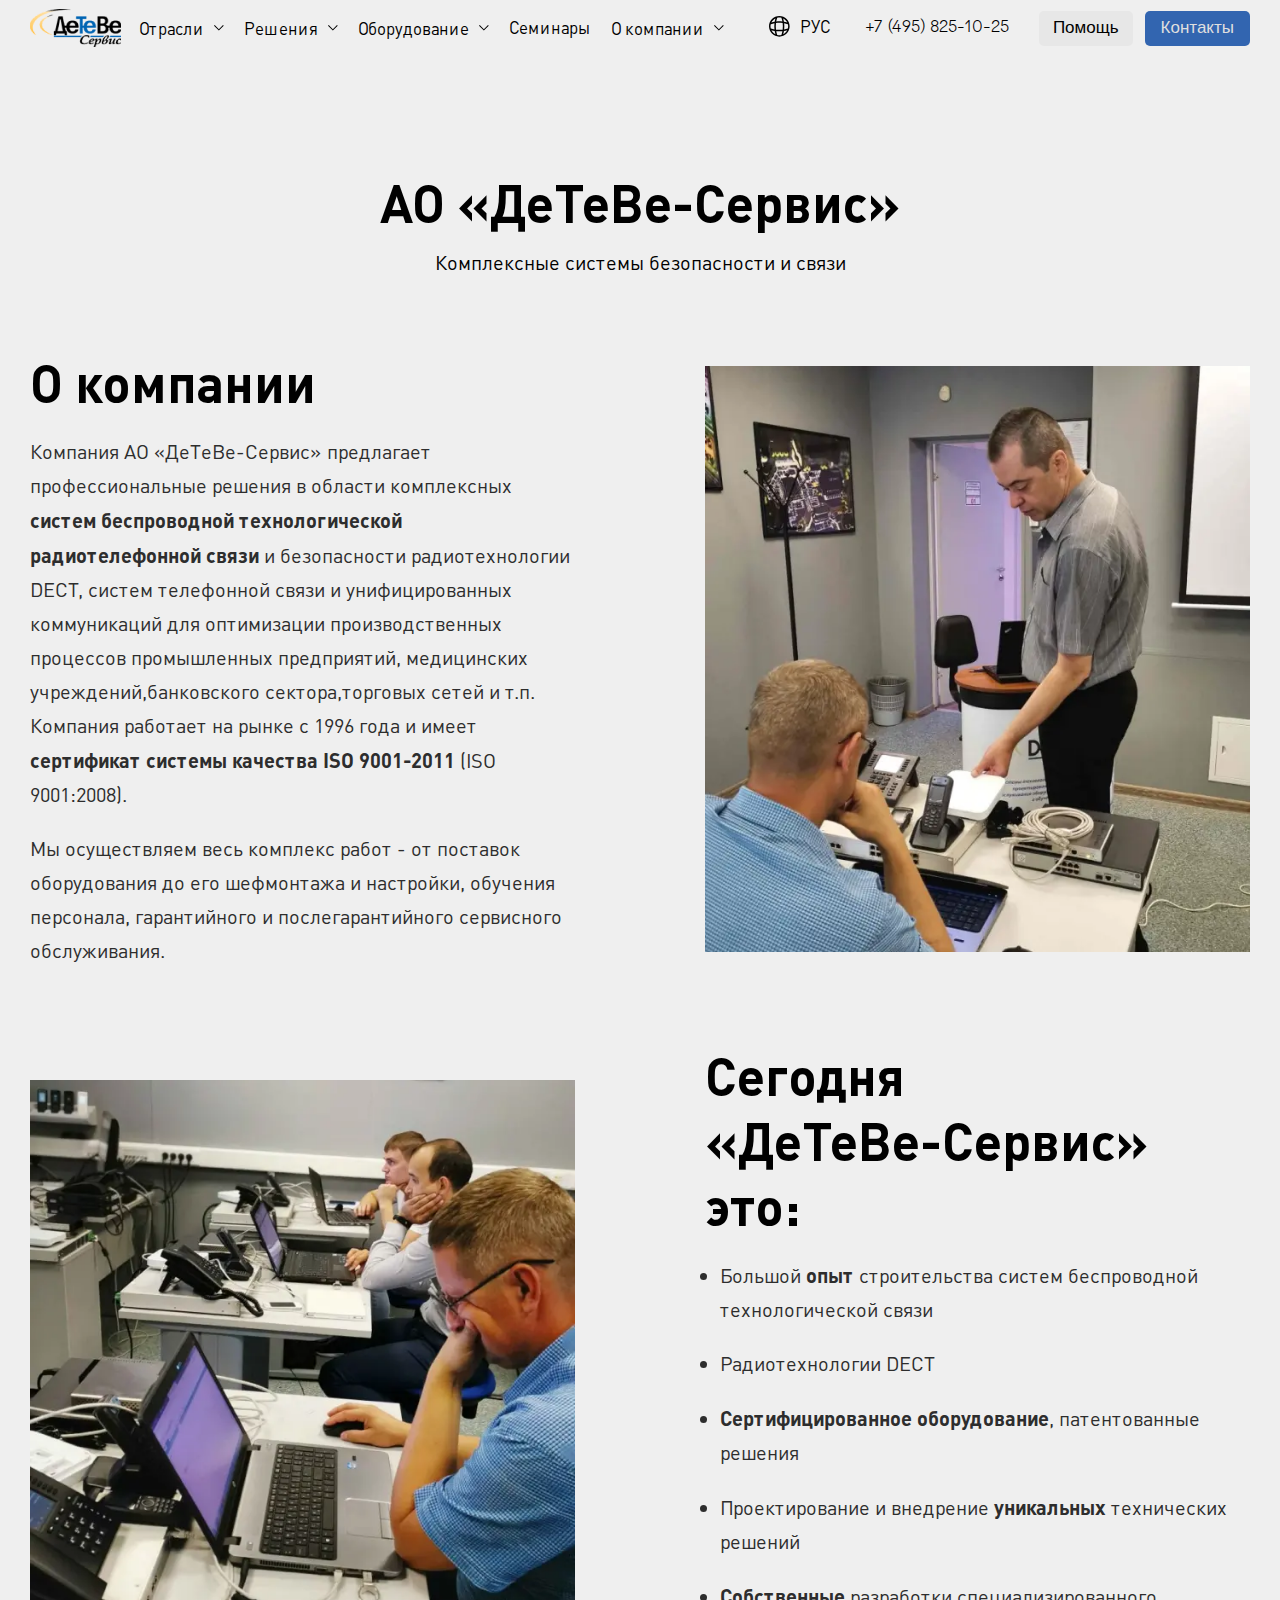
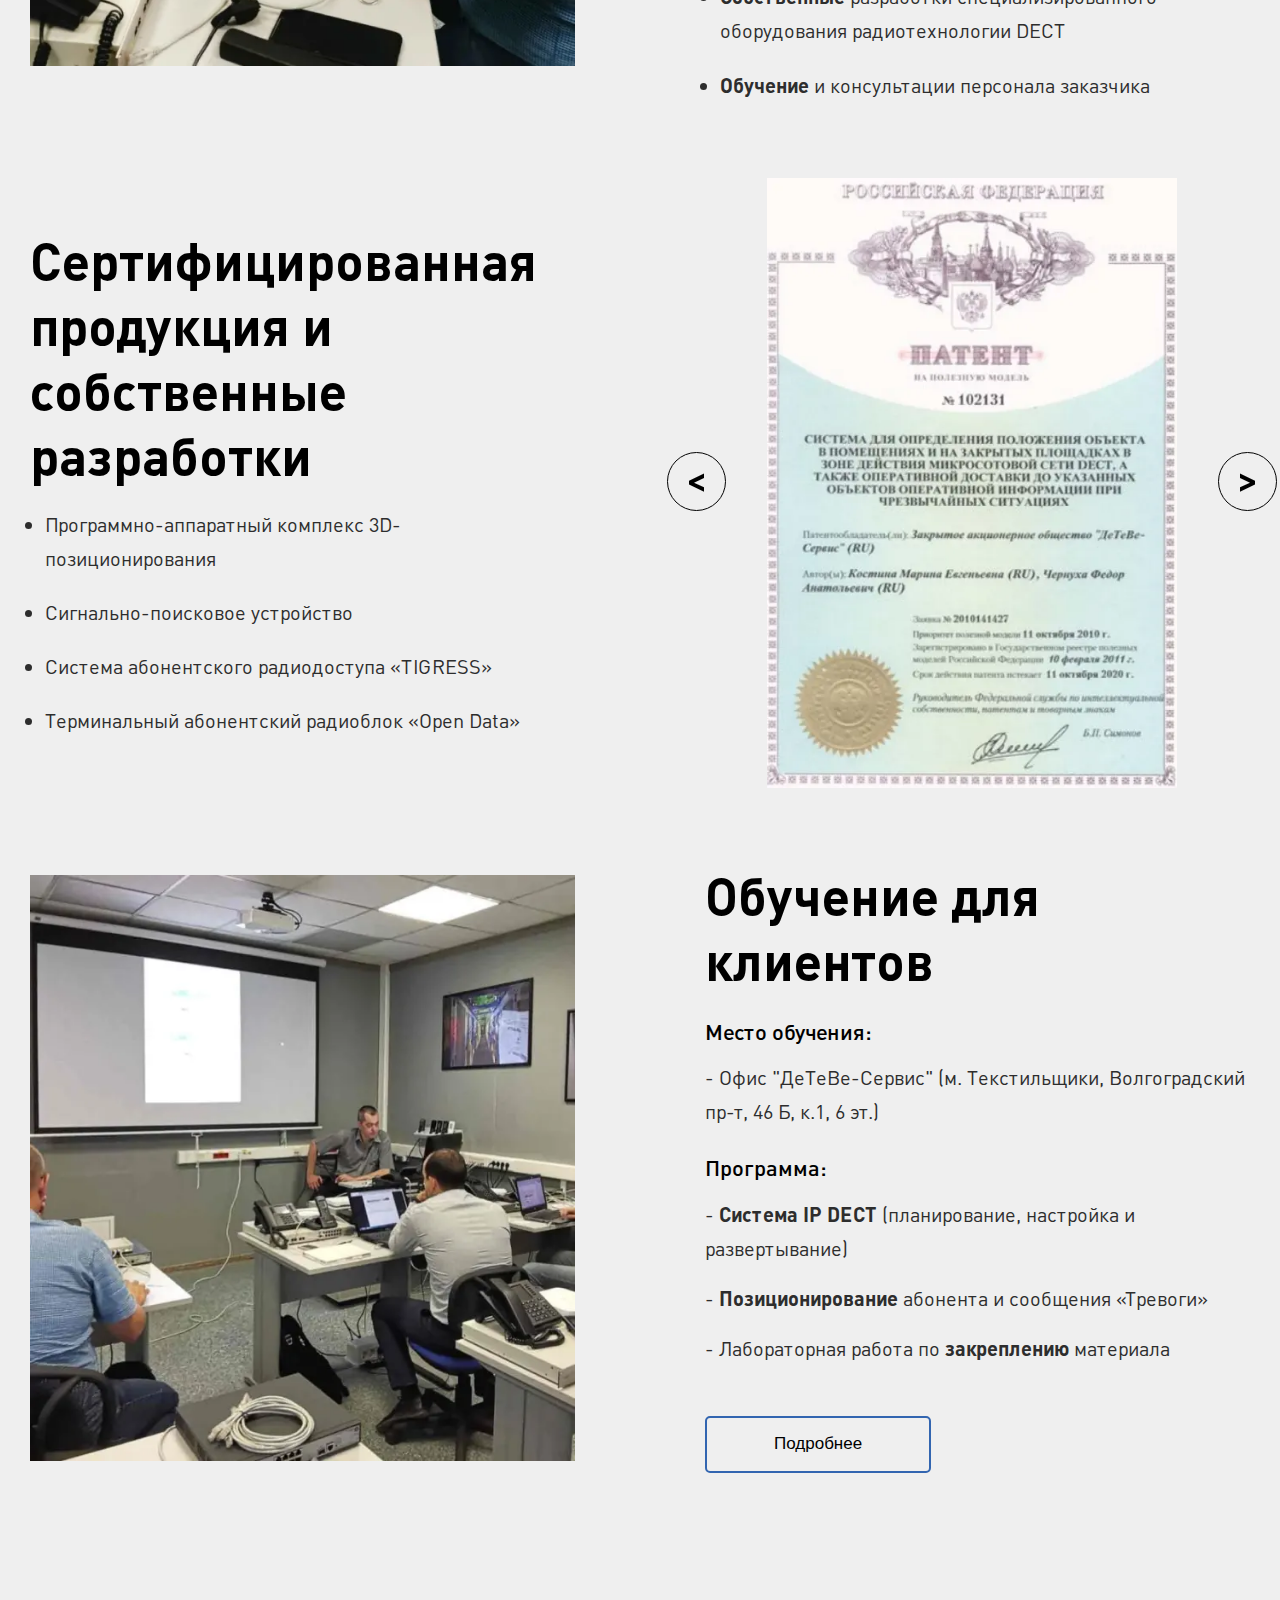
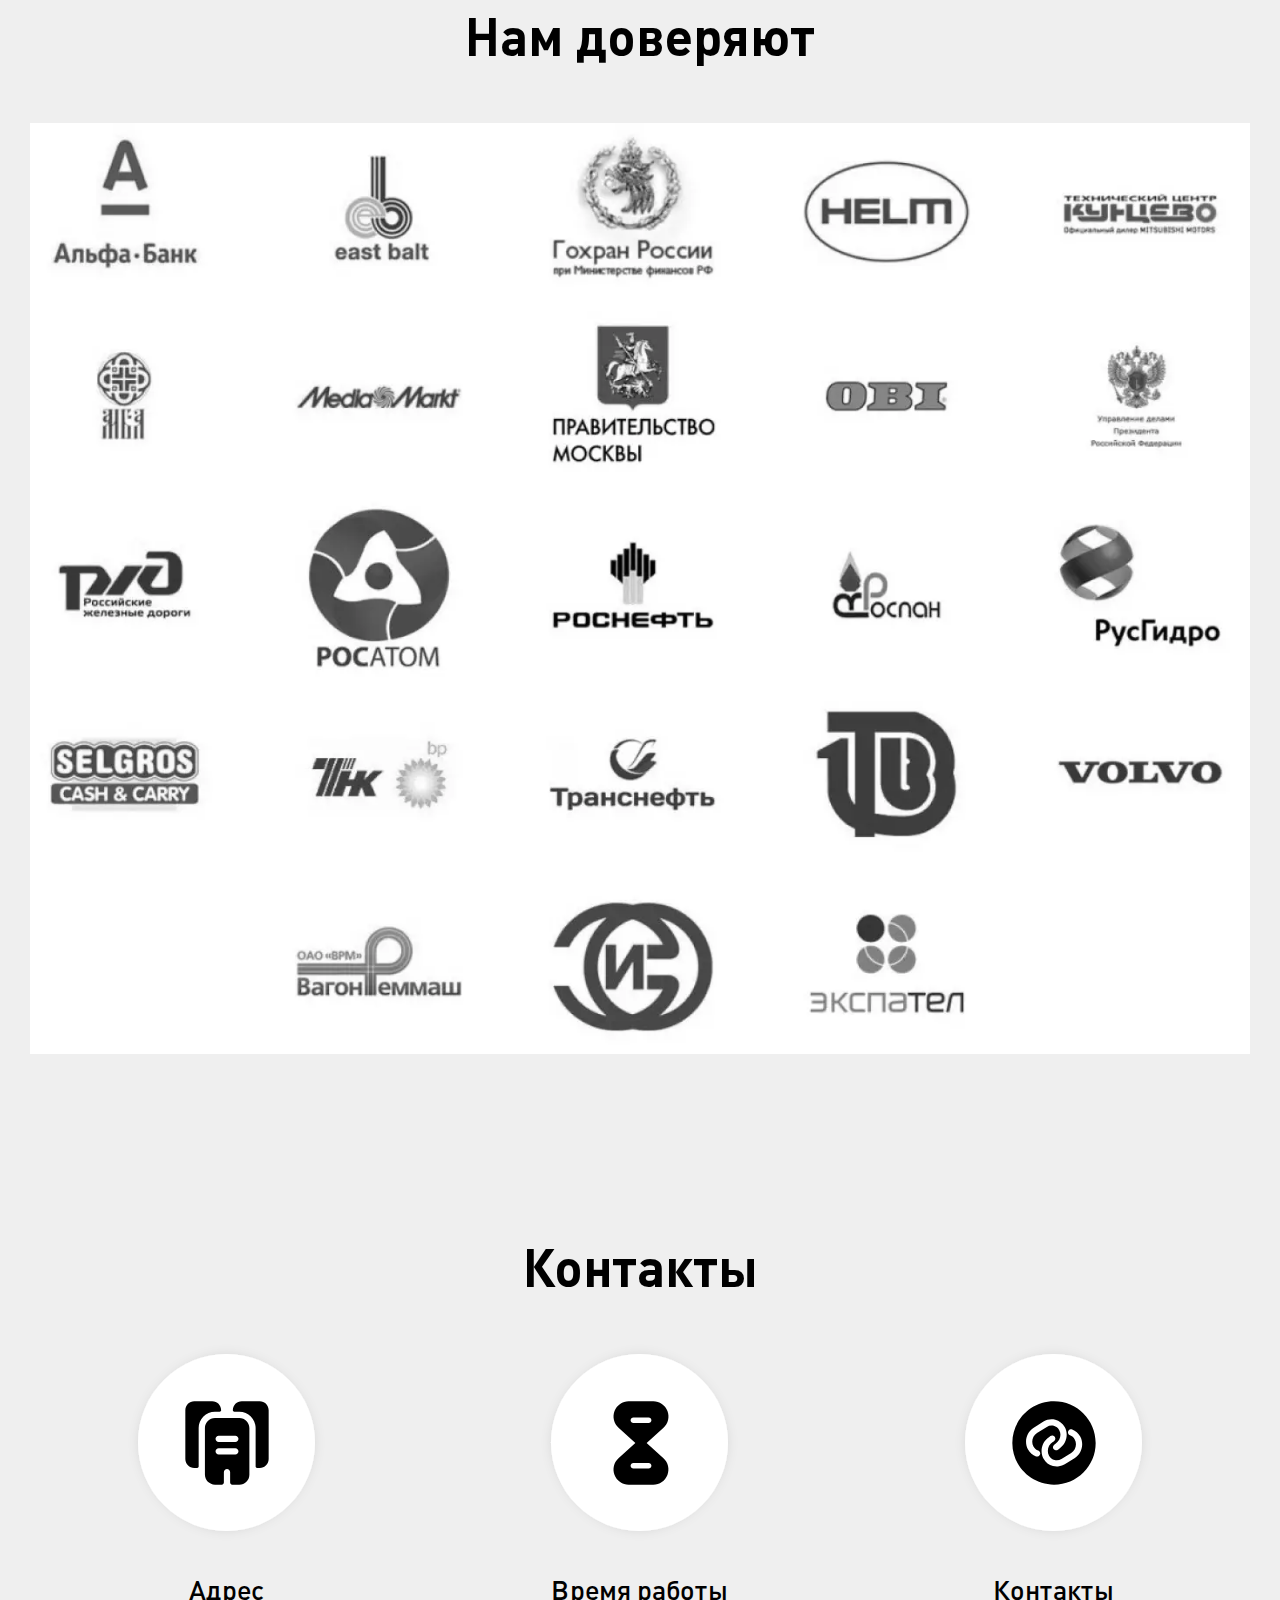
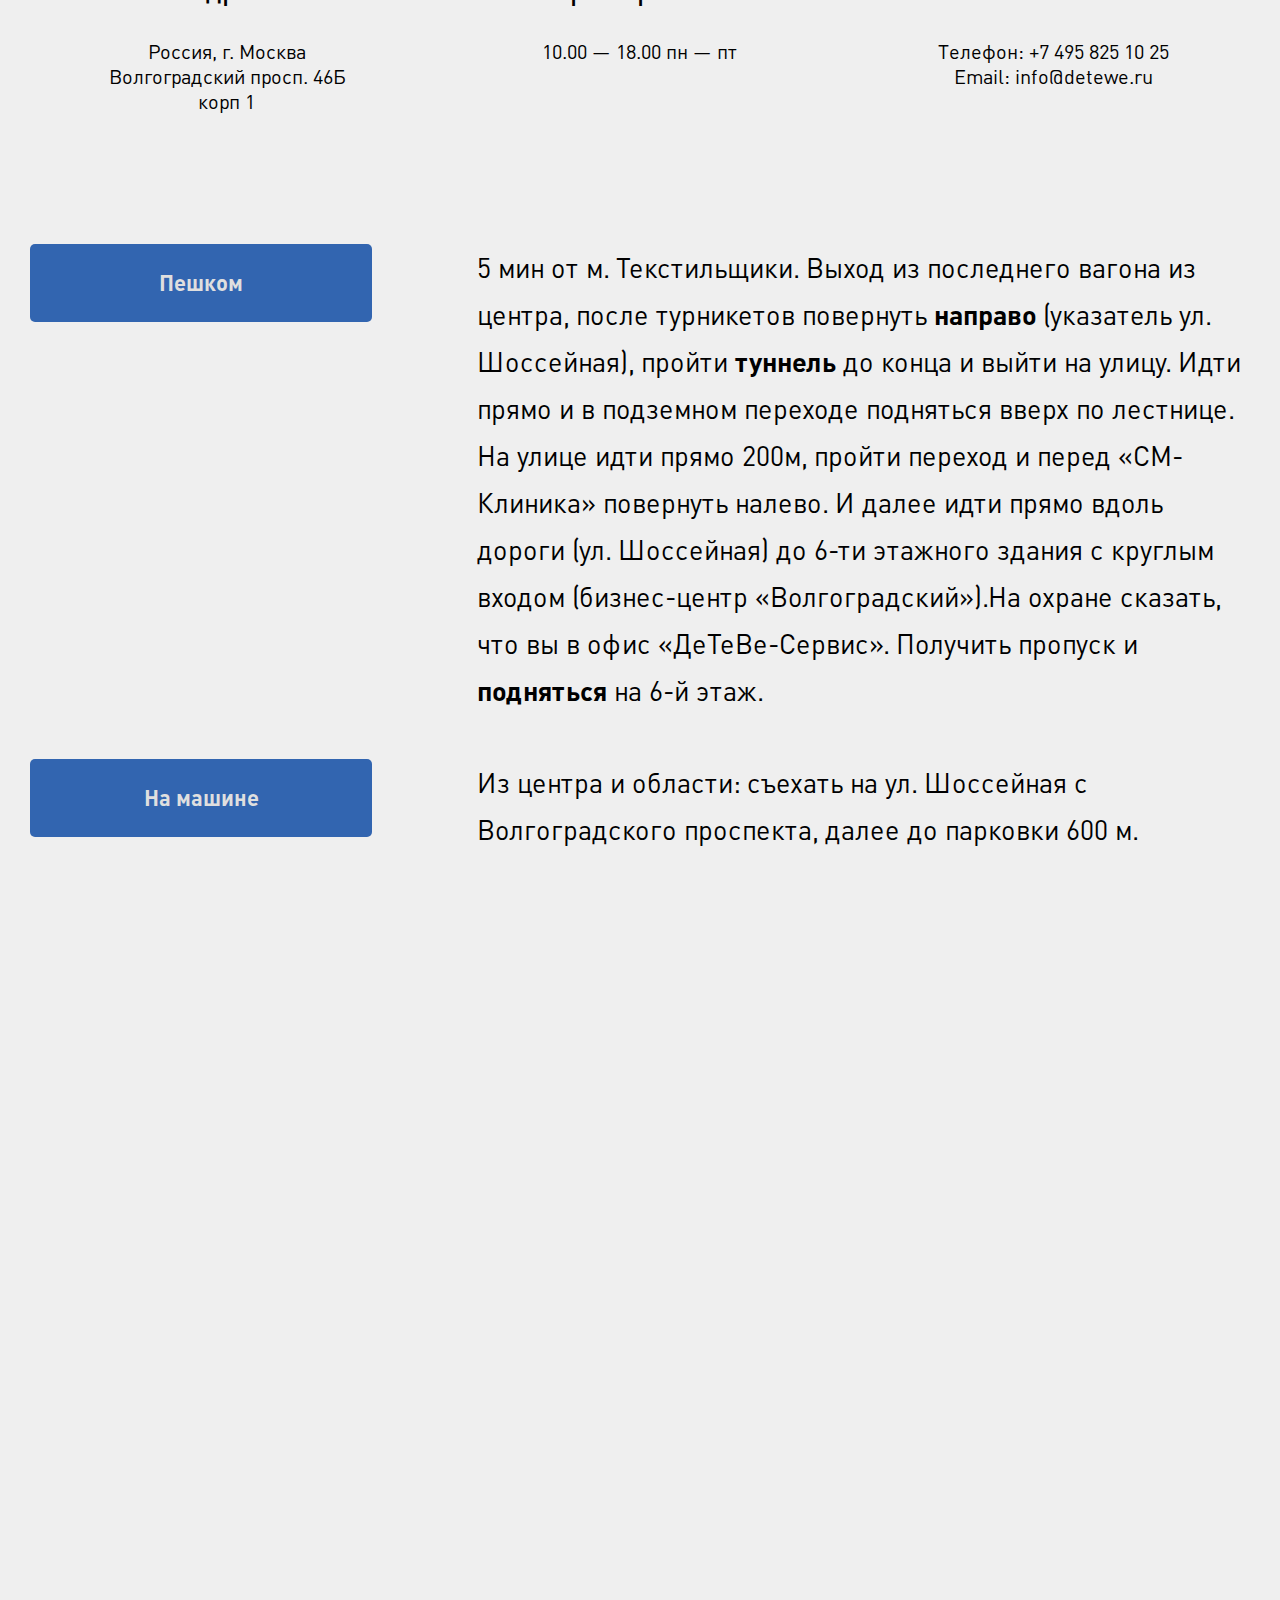
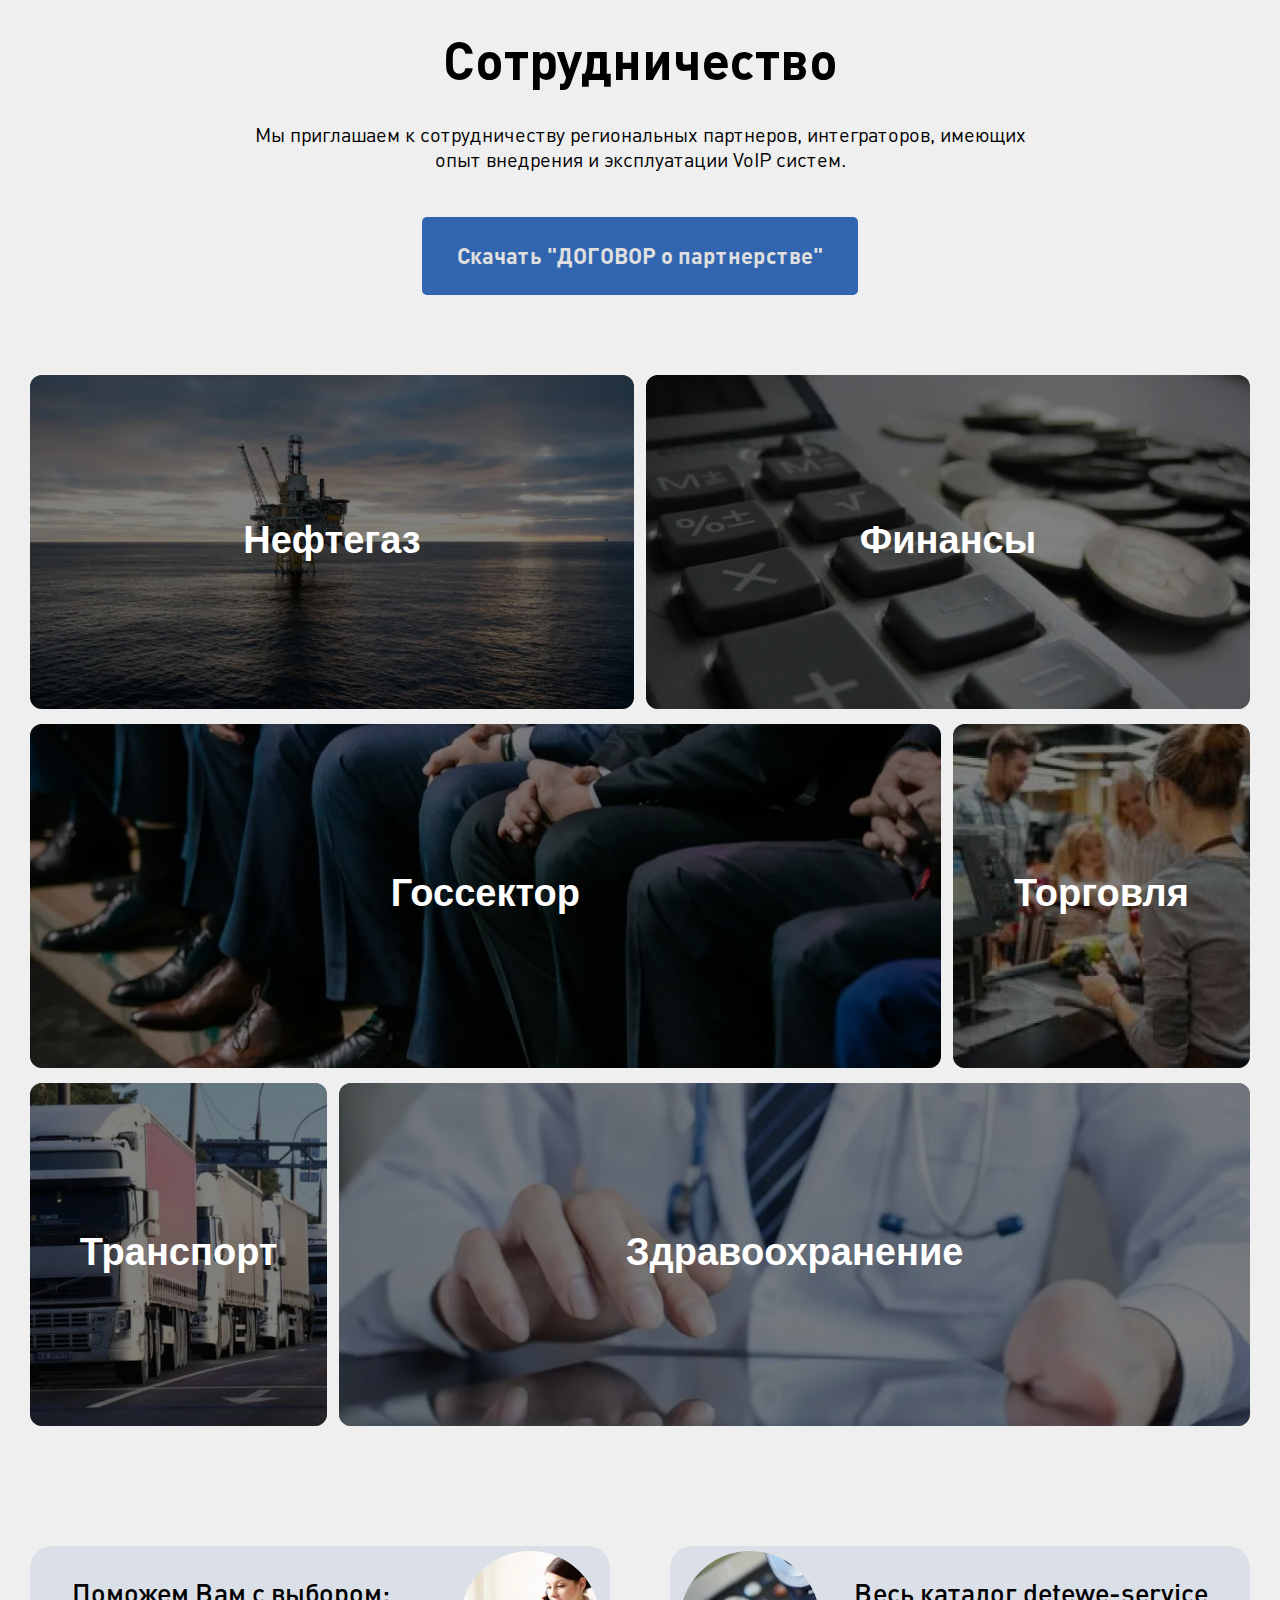
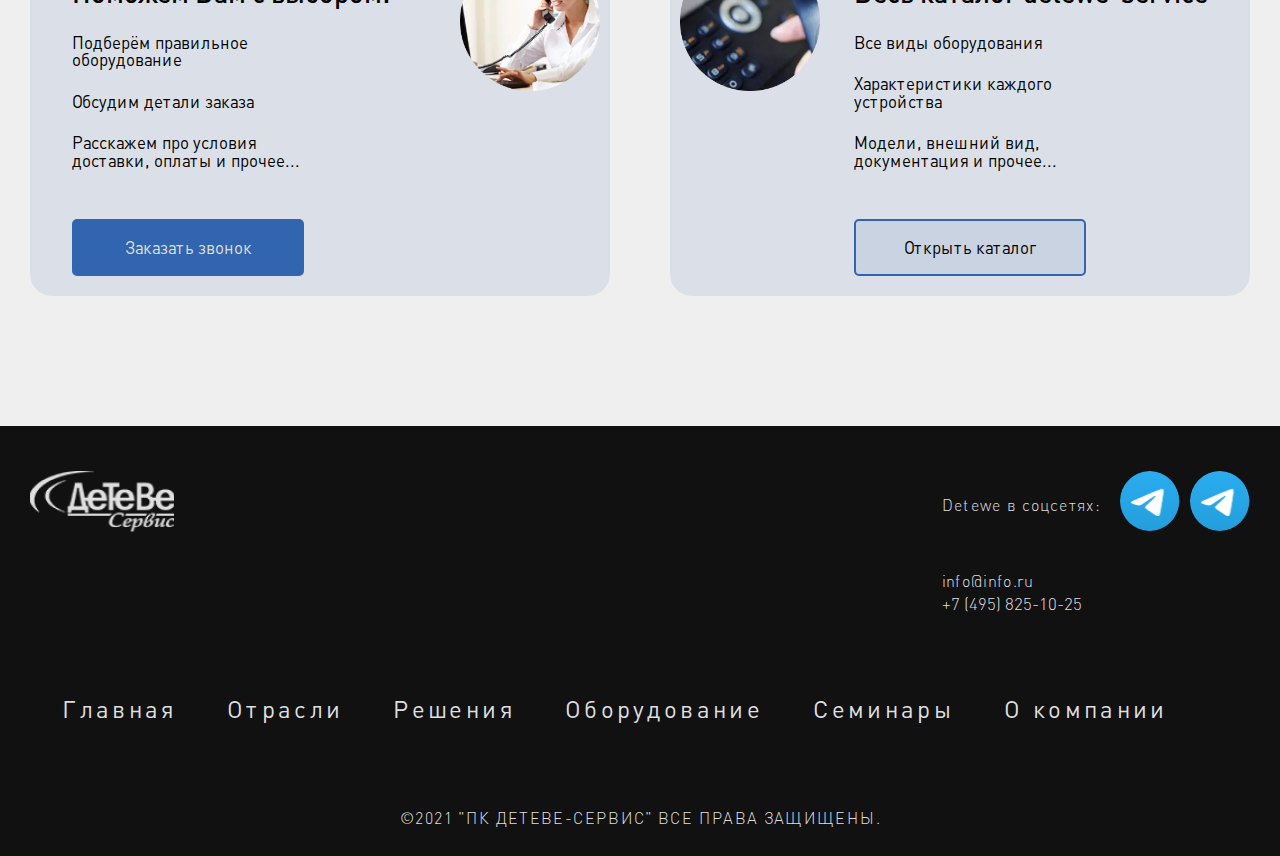
<file: about_us.html>
<!DOCTYPE html>
<html>
<head>
  <meta charset="UTF-8">
  <meta http-equiv="x-ua-compatible" content="IE=edge">
  <meta name="viewport" content="width=device-width, initial-scale=1.0">
  <link rel="stylesheet" href="css/style.min.css?_v=20230425221922">
  <title>О нас</title>
</head>
<body>
<div class="wrapper">
    <header class="header">
  <div class="container">
    <div class="header_wrapper">
      <a class="logo" href="/">
        <img src="img/logo_black.svg" alt="logo">
      </a>
      <nav class="nav">
        <ul class="header_menu grey">
          <li class="dropdown_item">
            <a class="black" href="javascript:void(0)">
              Отрасли
              <svg class="desktop_arr black" width="10" height="10" viewBox="0 0 10 10" fill="none" xmlns="http://www.w3.org/2000/svg">
                <path fill-rule="evenodd" clip-rule="evenodd" d="M0 2.70711L0.707107 2L4.85355 6.14645L9 2L9.70711 2.70711L4.85355 7.56066L0 2.70711Z" fill="#fff"/>
              </svg>
            </a>
            <svg class="mobile_arr black" width="10" height="10" viewBox="0 0 10 10" fill="none" xmlns="http://www.w3.org/2000/svg">
              <path fill-rule="evenodd" clip-rule="evenodd" d="M0 2.70711L0.707107 2L4.85355 6.14645L9 2L9.70711 2.70711L4.85355 7.56066L0 2.70711Z" fill="#fff"/>
            </svg>
            <ul class="dropdown_menu grey">
              <li>
                <a class="black" href="javascript:void(0)">Энергетика</a>
              </li>
              <li>
                <a class="black" href="javascript:void(0)">Нефтегаз</a>
              </li>
              <li>
                <a class="black" href="javascript:void(0)">Госсектор</a>
              </li>
              <li>
                <a class="black" href="javascript:void(0)">Торговые сети</a>
              </li>
              <li>
                <a class="black" href="javascript:void(0)">Транспортный сектор</a>
              </li>
              <li>
                <a class="black" href="javascript:void(0)">Банковский сектор</a>
              </li>
              <li>
                <a class="black" href="javascript:void(0)">Здравоохранение</a>
              </li>
            </ul>
          </li>
          <li class="dropdown_item">
            <a class="black" href="javascript:void(0)">
              Решения
              <svg class="desktop_arr black" width="10" height="10" viewBox="0 0 10 10" fill="none" xmlns="http://www.w3.org/2000/svg">
                <path fill-rule="evenodd" clip-rule="evenodd" d="M0 2.70711L0.707107 2L4.85355 6.14645L9 2L9.70711 2.70711L4.85355 7.56066L0 2.70711Z" fill="#fff"/>
              </svg>
            </a>
            <svg class="mobile_arr black" width="10" height="10" viewBox="0 0 10 10" fill="none" xmlns="http://www.w3.org/2000/svg">
              <path fill-rule="evenodd" clip-rule="evenodd" d="M0 2.70711L0.707107 2L4.85355 6.14645L9 2L9.70711 2.70711L4.85355 7.56066L0 2.70711Z" fill="#fff"/>
            </svg>
            <ul class="dropdown_menu grey">
              <li>
                <a class="black" href="javascript:void(0)">Решения для крупных компаний и филиалов</a>
              </li>
              <li>
                <a class="black" href="javascript:void(0)">Решения для малого и среднего бизнеса</a>
              </li>
              <li>
                <a class="black" href="javascript:void(0)">Плавный переход на VoIP телефонную систему innovaphone АТС</a>
              </li>
              <li>
                <a class="black" href="javascript:void(0)">Объединение офисов в единую сеть</a>
              </li>
              <li>
                <a class="black" href="javascript:void(0)">Система определения местоположения абонента</a>
              </li>
              <li>
                <a class="black" href="javascript:void(0)">Система контроля выполнения технологических операций</a>
              </li>
              <li>
                <a class="black" href="javascript:void(0)">Система рассылки аварийных сообщений</a>
              </li>
              <li>
                <a class="black" href="javascript:void(0)">Умная палата LonBon</a>
              </li>
              <li>
                <a class="black" href="javascript:void(0)">Система палатной сигнализации Telligence</a>
              </li>
            </ul>
          </li>
          <li class="dropdown_item">
            <a class="black" href="javascript:void(0)">
              Оборудование
              <svg class="desktop_arr black" width="10" height="10" viewBox="0 0 10 10" fill="none" xmlns="http://www.w3.org/2000/svg">
                <path fill-rule="evenodd" clip-rule="evenodd" d="M0 2.70711L0.707107 2L4.85355 6.14645L9 2L9.70711 2.70711L4.85355 7.56066L0 2.70711Z" fill="#fff"/>
              </svg>
            </a>
            <svg class="mobile_arr black" width="10" height="10" viewBox="0 0 10 10" fill="none" xmlns="http://www.w3.org/2000/svg">
              <path fill-rule="evenodd" clip-rule="evenodd" d="M0 2.70711L0.707107 2L4.85355 6.14645L9 2L9.70711 2.70711L4.85355 7.56066L0 2.70711Z" fill="#fff"/>
            </svg>
            <ul class="dropdown_menu grey">
              <li>
                <a class="black" href="javascript:void(0)">IP телефония</a>
              </li>
              <li>
                <a class="black" href="javascript:void(0)">IP Dect</a>
              </li>
              <li>
                <a class="black" href="javascript:void(0)">Унифицированные коммуникации (UC)</a>
              </li>
              <li>
                <a class="black" href="javascript:void(0)">Умная палата LonBon</a>
              </li>
              <li>
                <a class="black" href="javascript:void(0)">Система палатной сигнализации Telligence</a>
              </li>
            </ul>
          </li>
          <li>
            <a class="black" href="javascript:void(0)">Семинары</a>
          </li>
          <li class="dropdown_item black">
            <a class="black" href="javascript:void(0)">
              О компании
              <svg class="desktop_arr black" width="10" height="10" viewBox="0 0 10 10" fill="none" xmlns="http://www.w3.org/2000/svg">
                <path fill-rule="evenodd" clip-rule="evenodd" d="M0 2.70711L0.707107 2L4.85355 6.14645L9 2L9.70711 2.70711L4.85355 7.56066L0 2.70711Z" fill="#fff"/>
              </svg>
            </a>
            <svg class="mobile_arr black" width="10" height="10" viewBox="0 0 10 10" fill="none" xmlns="http://www.w3.org/2000/svg">
              <path fill-rule="evenodd" clip-rule="evenodd" d="M0 2.70711L0.707107 2L4.85355 6.14645L9 2L9.70711 2.70711L4.85355 7.56066L0 2.70711Z" fill="#fff"/>
            </svg>
            <ul class="dropdown_menu grey">
              <li>
                <a class="black" href="javascript:void(0)">О нас</a>
              </li>
              <li>
                <a class="black" href="javascript:void(0)">Партнеры</a>
              </li>
              <li>
                <a class="black" href="javascript:void(0)">Лицензии, сертификаты, патенты</a>
              </li>
              <li>
                <a class="black" href="javascript:void(0)">Контакты и схема проезда</a>
              </li>
              <li>
                <a class="black" href="javascript:void(0)">Сотрудничество</a>
              </li>
            </ul>
          </li>
        </ul>
      </nav>
      <div class="header__info">
        <div class="language_changer">
          <a class="change_lang black" href="javascript:void(0);">
            <svg class="black" width="21" height="21" viewBox="0 0 21 21" fill="none" xmlns="http://www.w3.org/2000/svg">
              <mask id="mask0_35_53" style="mask-type:alpha" maskUnits="userSpaceOnUse" x="0" y="0" width="21" height="21">
                <path fill-rule="evenodd" clip-rule="evenodd" d="M0 10.3226C0 4.62143 4.62143 0 10.3226 0C16.0237 0 20.6452 4.62143 20.6452 10.3226C20.6452 16.0237 16.0237 20.6452 10.3226 20.6452C4.62143 20.6452 0 16.0237 0 10.3226ZM10.3226 1.5C9.59052 1.5 8.87929 1.58915 8.19915 1.75719C8.19494 1.82033 8.18271 1.88335 8.16222 1.94473C7.77569 3.10268 7.47147 4.28069 7.24956 5.47022C9.29195 5.24439 11.3532 5.24439 13.3956 5.47022C13.1737 4.28069 12.8695 3.10268 12.483 1.94473C12.4622 1.88258 12.4501 1.81962 12.4458 1.75715C11.7658 1.58914 11.0546 1.5 10.3226 1.5ZM13.6361 7.00911C11.4359 6.73142 9.20927 6.73142 7.00911 7.00911C6.73142 9.20927 6.73142 11.4359 7.00911 13.6361C9.20927 13.9138 11.4359 13.9138 13.6361 13.6361C13.9138 11.4359 13.9138 9.20927 13.6361 7.00911ZM15.175 13.3956C15.4008 11.3532 15.4008 9.29195 15.175 7.24956C16.3645 7.47147 17.5425 7.77569 18.7004 8.16222C18.7626 8.18297 18.8256 8.19512 18.888 8.19933C19.056 8.87942 19.1452 9.59059 19.1452 10.3226C19.1452 11.0547 19.056 11.7659 18.888 12.446C18.8248 12.4502 18.7618 12.4625 18.7004 12.483C17.5425 12.8695 16.3645 13.1737 15.175 13.3956ZM13.3956 15.175C11.3532 15.4008 9.29195 15.4008 7.24956 15.175C7.47147 16.3645 7.77569 17.5425 8.16222 18.7004C8.18271 18.7618 8.19494 18.8248 8.19915 18.888C8.87929 19.056 9.59052 19.1452 10.3226 19.1452C11.0546 19.1452 11.7658 19.056 12.4458 18.888C12.4501 18.8256 12.4622 18.7626 12.483 18.7004C12.8695 17.5425 13.1737 16.3645 13.3956 15.175ZM5.47022 13.3956C5.24439 11.3532 5.24439 9.29195 5.47022 7.24956C4.28069 7.47147 3.10268 7.77569 1.94473 8.16222C1.88258 8.18297 1.81962 8.19512 1.75715 8.19933C1.58914 8.87942 1.5 9.59059 1.5 10.3226C1.5 11.0547 1.58915 11.7659 1.75719 12.446C1.82033 12.4502 1.88335 12.4625 1.94473 12.483C3.10268 12.8695 4.28069 13.1737 5.47022 13.3956ZM2.44333 14.2962C2.44856 14.2695 2.45236 14.2422 2.45466 14.2145C3.52026 14.527 4.59986 14.7747 5.68766 14.9575C5.87052 16.0453 6.1182 17.1249 6.43071 18.1905C6.403 18.1928 6.37572 18.1966 6.34894 18.2019C4.66653 17.3517 3.29343 15.9786 2.44333 14.2962ZM2.39373 6.44866C3.4791 6.12767 4.57913 5.874 5.68766 5.68766C5.87052 4.59987 6.1182 3.52026 6.43071 2.45466C6.403 2.45236 6.37571 2.44856 6.34894 2.44333C4.63341 3.31017 3.23949 4.7208 2.39373 6.44866ZM14.9575 14.9575C16.0453 14.7747 17.1249 14.527 18.1905 14.2145C18.1928 14.2422 18.1966 14.2695 18.2019 14.2962C17.335 16.0118 15.9244 17.4057 14.1965 18.2514C14.5175 17.1661 14.7712 16.066 14.9575 14.9575ZM18.2514 6.44866C17.1661 6.12767 16.066 5.874 14.9575 5.68766C14.7712 4.57913 14.5175 3.4791 14.1965 2.39373C15.9577 3.25582 17.3894 4.68744 18.2514 6.44866Z" fill="black"/>
              </mask>
              <g mask="url(#mask0_35_53)">
                <rect x="-1.95679" y="-2.74893" width="27.7275" height="27.7275" fill="white"/>
              </g>
            </svg>
            <span>РУС</span>
          </a>
          <ul class="lang_list grey">
            <li><a class="link black" href="javascript:void(0);">БЕЛ</a></li>
            <li><a class="link black" href="javascript:void(0);">ENG</a></li>
          </ul>
        </div>
        <a class="header_tel black" href="tel:+7 (495) 825-10-25">
          +7 (495) 825-10-25
        </a>
        <div class="header__info_links">
          <a class="help black" href="javascript:void(0)">Помощь</a>
          <a href="javascript:void(0)">Контакты</a>
        </div>
        <a class="header_mobile__button black" href="javascript:void(0)">
          <span class="line black"></span>
        </a>
      </div>
    </div>
  </div>
</header>

    <main>
        <div class="about_us-page">
            <div class="container">
                <h1 class="title_h2">АО «ДеТеВе-Сервис»</h1>
                <p class="sub_title">Комплексные системы безопасности и связи</p>
                <section class="about_company">
                    <div class="left_side">
                        <h2 class="title_h2">О компании</h2>
                        <p class="text">
                            Компания АО «ДеТеВе-Сервис» предлагает профессиональные решения в области
                            комплексных <b>систем беспроводной технологической радиотелефонной связи</b>
                            и безопасности радиотехнологии DECT, систем телефонной связи и унифицированных
                            коммуникаций для оптимизации производственных процессов промышленных предприятий,
                            медицинских учреждений,банковского сектора,торговых сетей и т.п. Компания работает
                            на рынке с 1996 года и имеет <b>сертификат системы качества ISO 9001-2011</b> (ISO 9001:2008).
                        </p>
                        <p class="text">
                            Мы осуществляем весь комплекс работ - от поставок оборудования до его шефмонтажа
                            и настройки, обучения персонала, гарантийного и послегарантийного сервисного обслуживания.
                        </p>
                    </div>
                    <div class="right_side">
                        <picture><source srcset="img/ab_left.webp" type="image/webp"><img src="img/ab_left.png" alt=""></picture>
                    </div>
                </section>
                <section class="company_now">
                    <div class="left_side">
                        <picture><source srcset="img/detewe_now.webp" type="image/webp"><img src="img/detewe_now.png" alt=""></picture>
                    </div>
                    <div class="right_side">
                        <h2 class="title_h2">Сегодня<br> «ДеТеВе-Сервис» это:</h2>
                        <ul>
                            <li>Большой <b>опыт</b> строительства систем беспроводной технологической связи</li>
                            <li>Радиотехнологии DECT</li>
                            <li><b>Сертифицированное оборудование</b>, патентованные решения</li>
                            <li>Проектирование и внедрение <b>уникальных</b> технических решений</li>
                            <li><b>Собственные</b> разработки специализированного оборудования радиотехнологии DECT</li>
                            <li><b>Обучение</b> и консультации персонала заказчика</li>
                        </ul>
                    </div>
                </section>
                <section class="certificates">
                    <div class="left_side">
                        <h2 class="title_h2">Сертифицированная продукция и собственные разработки</h2>
                        <ul>
                            <li>Программно-аппаратный комплекс 3D-позиционирования</li>
                            <li>Сигнально-поисковое устройство</li>
                            <li>Система абонентского радиодоступа «TIGRESS»</li>
                            <li>Терминальный абонентский радиоблок «Open Data»</li>
                        </ul>
                    </div>
                    <div class="right_side">
                        <div class="cert-slider">
                            <picture><source srcset="img/cert.webp" type="image/webp"><img src="img/cert.png" alt=""></picture>
                            <picture><source srcset="img/cert.webp" type="image/webp"><img src="img/cert.png" alt=""></picture>
                            <picture><source srcset="img/cert.webp" type="image/webp"><img src="img/cert.png" alt=""></picture>
                            <picture><source srcset="img/cert.webp" type="image/webp"><img src="img/cert.png" alt=""></picture>
                        </div>
                    </div>
                </section>
                <section class="education">
                    <div class="left_side">
                        <picture><source srcset="img/education.webp" type="image/webp"><img src="img/education.png" alt=""></picture>
                    </div>
                    <div class="right_side">
                        <h2 class="title_h2">Обучение для клиентов</h2>
                        <h4>Место обучения:</h4>
                        <ul>
                            <li> - Офис "ДеТеВе-Сервис" (м. Текстильщики, Волгоградский пр-т, 46 Б, к.1, 6 эт.)</li>
                        </ul>
                        <h4>Программа:</h4>
                        <ul>
                            <li> - <b>Система IP DECT </b>(планирование, настройка и развертывание)</li>
                            <li> - <b>Позиционирование</b> абонента и сообщения «Тревоги»</li>
                            <li> - Лабораторная работа по <b>закреплению</b> материала</li>
                        </ul>
                        <a class="more" href="javascript:void(0)">Подробнее</a>
                    </div>
                </section>
                <section class="trusted_clients">
                    <h2 class="title_h2">Нам доверяют</h2>
                    <picture><source srcset="img/trust.webp" type="image/webp"><img src="img/trust.png" alt=""></picture>
                </section>
                <section class="contacts">
                    <h2 class="title_h2">Контакты</h2>
                    <div class="contacts_list">
                        <div class="item">
                            <img src="img/contact1.svg" alt="">
                            <p class="title">Адрес</p>
                            <p class="description">Россия, г. Москва Волгоградский просп. 46Б корп 1</p>
                        </div>
                        <div class="item">
                            <img src="img/contact2.svg" alt="">
                            <p class="title">Время работы</p>
                            <p class="description">10.00 — 18.00 пн — пт</p>
                        </div>
                        <div class="item">
                            <img src="img/contact3.svg" alt="">
                            <p class="title">Контакты</p>
                            <p class="description">Телефон: +7 495 825 10 25 <br> Email: info@detewe.ru</p>
                        </div>
                    </div>
                    <div class="ways">
                        <div class="on_foot">
                            <a class="variant" href="javascript:void(0)">Пешком</a>
                            <p class="description">
                                5 мин от м. Текстильщики. Выход из последнего вагона из центра, после
                                турникетов повернуть <b>направо</b> (указатель ул. Шоссейная), пройти <b>туннель</b> до конца
                                и выйти на улицу. Идти прямо и в подземном переходе подняться вверх по лестнице.
                                На улице идти прямо 200м, пройти переход и перед «СМ-Клиника» повернуть налево.
                                И далее идти прямо вдоль дороги (ул. Шоссейная) до 6-ти этажного здания
                                с круглым входом (бизнес-центр «Волгоградский»).На охране сказать, что
                                вы в офис «ДеТеВе-Сервис». Получить пропуск и <b>подняться</b> на 6-й этаж.
                            </p>
                        </div>
                        <div class="on_car">
                            <a class="variant" href="javascript:void(0)">На машине</a>
                            <p class="description">
                                Из центра и области: съехать на ул. Шоссейная
                                с Волгоградского проспекта, далее до парковки 600 м.
                            </p>
                        </div>
                    </div>
                </section>
            </div>
            <section class="index_map"></section>
            <div class="container">
                <section class="cooperation">
                    <h2 class="title_h2">Сотрудничество</h2>
                    <p class="sub_title">
                        Мы приглашаем к сотрудничеству региональных партнеров, интеграторов,
                        имеющих опыт внедрения и эксплуатации VoIP систем.
                    </p>
                    <a class="link" href="javascript:void(0)">Скачать "ДОГОВОР о партнерстве"</a>
                </section>
                <section class="about_industries">
                    <div class="industries_list">
                            <div class="row">
                                <a href="javascript:void(0)" class="item">
                                    <picture><source srcset="img/neft.webp" type="image/webp"><img src="img/neft.png" alt=""></picture>
                                    <span class="title">Нефтегаз</span>
                                </a>
                                <a href="javascript:void(0)" class="item">
                                    <picture><source srcset="img/finans.webp" type="image/webp"><img src="img/finans.png" alt=""></picture>
                                    <span class="title">Финансы</span>
                                </a>
                            </div>
                            <div class="row">
                                <a href="javascript:void(0)" class="item">
                                    <picture><source srcset="img/gossek.webp" type="image/webp"><img src="img/gossek.png" alt=""></picture>
                                    <span class="title">Госсектор</span>
                                </a>
                                <a href="javascript:void(0)" class="item">
                                    <picture><source srcset="img/torg.webp" type="image/webp"><img src="img/torg.png" alt=""></picture>
                                    <span class="title">Торговля</span>
                                </a>
                            </div>
                            <div class="row">
                                <a href="javascript:void(0)" class="item">
                                    <picture><source srcset="img/trans.webp" type="image/webp"><img src="img/trans.png" alt=""></picture>
                                    <span class="title">Транспорт</span>
                                </a>
                                <a href="javascript:void(0)" class="item">
                                    <picture><source srcset="img/zdrav.webp" type="image/webp"><img src="img/zdrav.png" alt=""></picture>
                                    <span class="title">Здравоохранение</span>
                                </a>
                            </div>
                        </div>
                </section>
                <div class="solutions__helpers">
                    <div class="help_wrapper">
                        <div class="content">
                            <p class="title">Поможем Вам с выбором:</p>
                            <ul>
                                <li>Подберём правильное оборудование</li>
                                <li>Обсудим детали заказа</li>
                                <li>Расскажем про условия доставки, оплаты и прочее...</li>
                            </ul>
                            <a class="blue_link" href="javascript:void(0)">Заказать звонок</a>
                        </div>
                        <div class="image_block">
                            <picture><source srcset="img/tetya.webp" type="image/webp"><img src="img/tetya.png" alt=""></picture>
                        </div>
                    </div>
                    <div class="help_wrapper">
                        <div class="image_block">
                            <picture><source srcset="img/mobilka.webp" type="image/webp"><img src="img/mobilka.png" alt=""></picture>
                        </div>
                        <div class="right_content">
                            <p class="title">Весь каталог detewe-service</p>
                            <ul>
                                <li>Все виды оборудования</li>
                                <li>Характеристики каждого устройства</li>
                                <li>Модели, внешний вид, документация и прочее...</li>
                            </ul>
                            <a class="link" href="javascript:void(0)">Открыть каталог</a>
                        </div>
                    </div>
                </div>
            </div>
        </div>
    </main>

    <footer>
    <div class="container">
        <div class="footer_top">
            <a class="footer_logo" href="/">
                <picture><source srcset="img/footer_logo.webp" type="image/webp"><img src="img/footer_logo.png" alt="logo"></picture>
            </a>
            <div class="footer_links">
                <div class="social_links">
                    <p class="text">Detewe в соцсетях:</p>
                    <a class="link" href="javascript:void(0)">
                        <svg width="60" height="60" viewBox="0 0 60 60" fill="none" xmlns="http://www.w3.org/2000/svg" xmlns:xlink="http://www.w3.org/1999/xlink">
                            <ellipse cx="29.6875" cy="30" rx="29.6875" ry="30" fill="url(#pattern0)"/>
                            <defs>
                                <pattern id="pattern0" patternContentUnits="objectBoundingBox" width="1" height="1">
                                    <use xlink:href="#image0_5_103" transform="matrix(0.00197368 0 0 0.00195312 -0.00526316 0)"/>
                                </pattern>
                                <image id="image0_5_103" width="512" height="512" xlink:href="[data-uri]"/>
                            </defs>
                        </svg>
                    </a>
                    <a class="link" href="javascript:void(0)">
                        <svg width="60" height="60" viewBox="0 0 60 60" fill="none" xmlns="http://www.w3.org/2000/svg" xmlns:xlink="http://www.w3.org/1999/xlink">
                            <ellipse cx="29.6875" cy="30" rx="29.6875" ry="30" fill="url(#pattern0)"/>
                            <defs>
                                <pattern id="pattern0" patternContentUnits="objectBoundingBox" width="1" height="1">
                                    <use xlink:href="#image0_5_103" transform="matrix(0.00197368 0 0 0.00195312 -0.00526316 0)"/>
                                </pattern>
                                <image id="image0_5_103" width="512" height="512" xlink:href="[data-uri]"/>
                            </defs>
                        </svg>
                    </a>
                </div>
                <div class="footer_contacts">
                    <a class="mail" href="mailto:info@info.ru">info@info.ru</a>
                    <a class="tel" href="tel:+7 (495) 825-10-25">+7 (495) 825-10-25</a>
                </div>
            </div>
        </div>

        <nav class="nav">
            <ul class="footer__menu">
                <li>
                    <a href="javascript:void(0)">Главная</a>
                </li>
                <li>
                    <a href="javascript:void(0)">Отрасли</a>
                </li>
                <li>
                    <a href="javascript:void(0)">Решения</a>
                </li>
                <li>
                    <a href="javascript:void(0)">Оборудование</a>
                </li>
                <li>
                    <a href="javascript:void(0)">Семинары</a>
                </li>
                <li>
                    <a href="javascript:void(0)">О компании</a>
                </li>
            </ul>
        </nav>

        <p class="copyright">©2021 "ПК ДЕТЕВЕ-СЕРВИС" ВСЕ ПРАВА ЗАЩИЩЕНЫ.</p>
    </div>
</footer>
</div>
<script src="js/jquery-3.4.1.min.js?_v=20230425221922"></script>
<script src="js/lightslider.min.js?_v=20230425221922"></script>
<script src="js/owl.carousel.min.js?_v=20230425221922"></script>
<script src="js/fancy.min.js?_v=20230425221922"></script>
<script src="js/app.min.js?_v=20230425221922"></script>
</body>
</html>
</file>
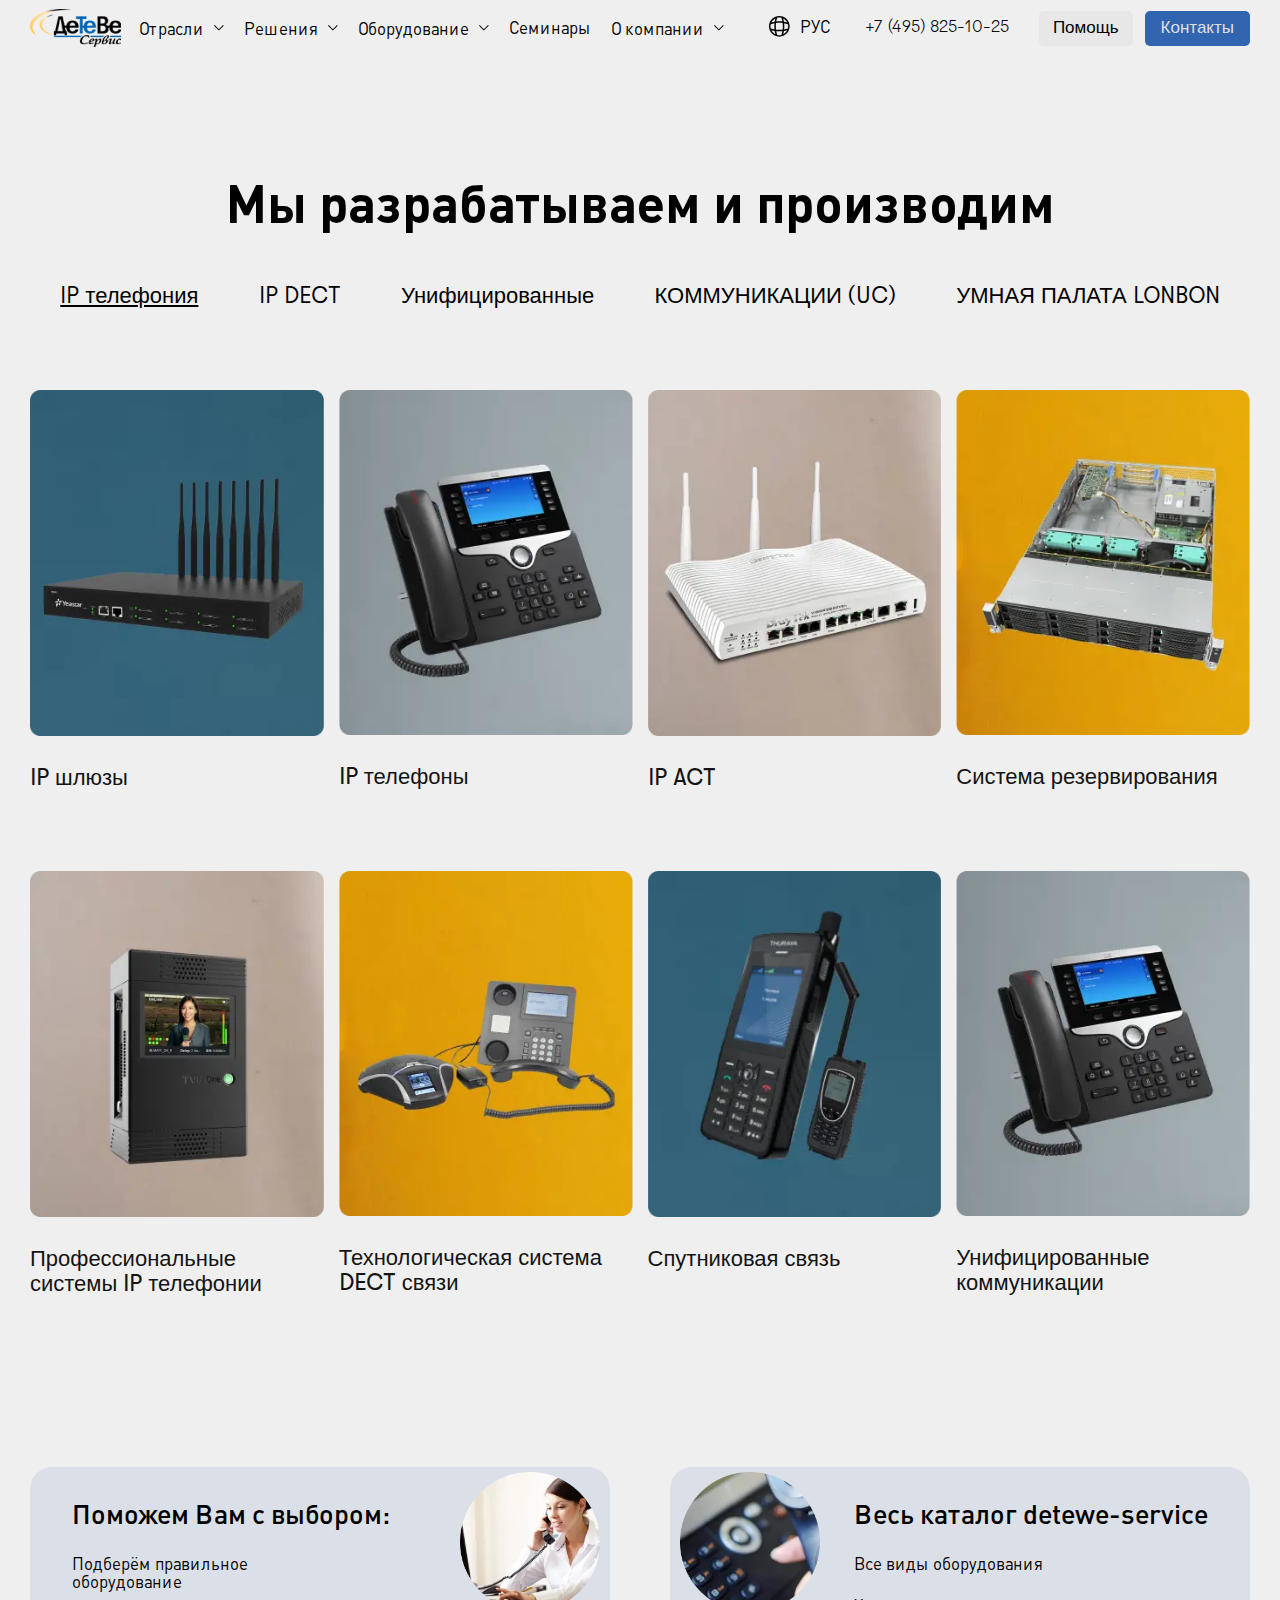
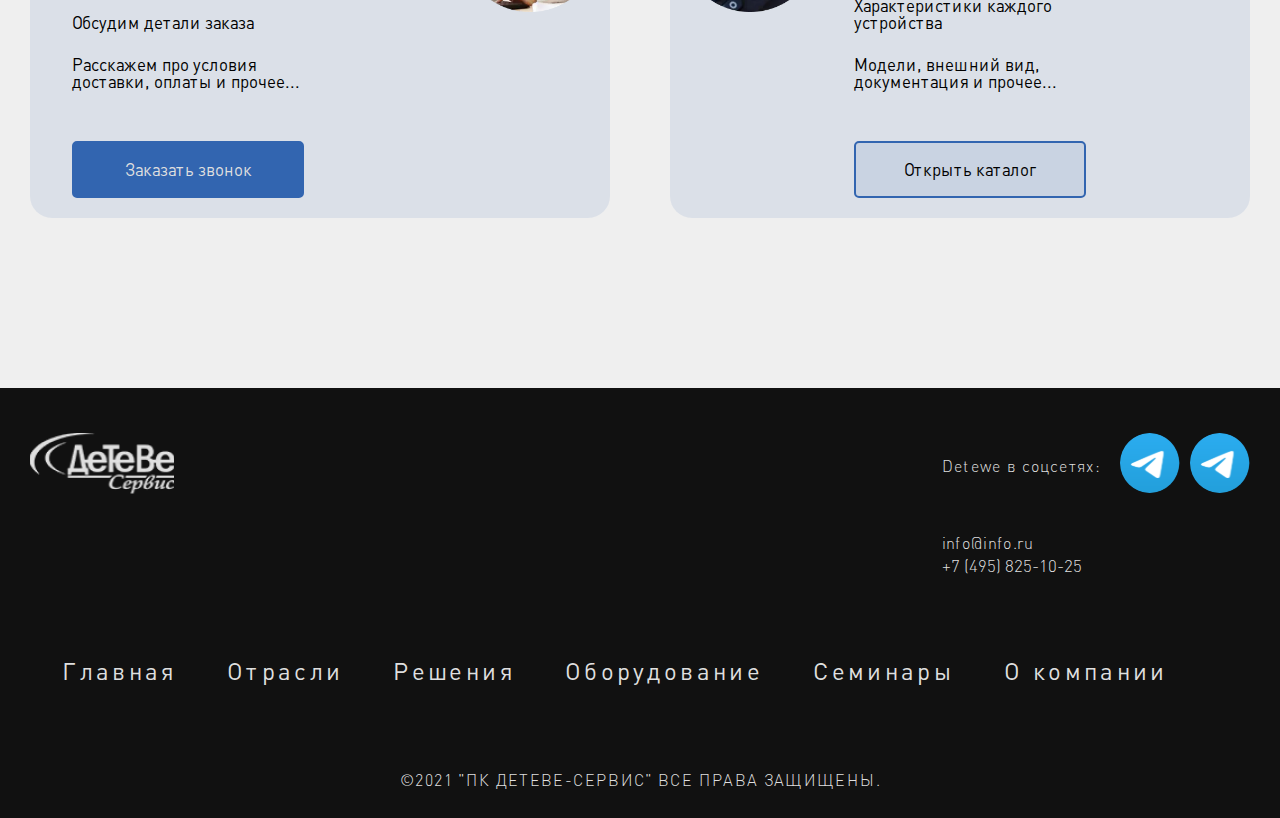
<file: oborudovanie.html>
<!DOCTYPE html>
<html>
<head>
  <meta charset="UTF-8">
  <meta http-equiv="x-ua-compatible" content="IE=edge">
  <meta name="viewport" content="width=device-width, initial-scale=1.0">
  <link rel="stylesheet" href="css/style.min.css?_v=20230425221922">
  <title>Оборудование</title>
</head>
<body>
<div class="wrapper">
    <header class="header">
  <div class="container">
    <div class="header_wrapper">
      <a class="logo" href="/">
        <img src="img/logo_black.svg" alt="logo">
      </a>
      <nav class="nav">
        <ul class="header_menu grey">
          <li class="dropdown_item">
            <a class="black" href="javascript:void(0)">
              Отрасли
              <svg class="desktop_arr black" width="10" height="10" viewBox="0 0 10 10" fill="none" xmlns="http://www.w3.org/2000/svg">
                <path fill-rule="evenodd" clip-rule="evenodd" d="M0 2.70711L0.707107 2L4.85355 6.14645L9 2L9.70711 2.70711L4.85355 7.56066L0 2.70711Z" fill="#fff"/>
              </svg>
            </a>
            <svg class="mobile_arr black" width="10" height="10" viewBox="0 0 10 10" fill="none" xmlns="http://www.w3.org/2000/svg">
              <path fill-rule="evenodd" clip-rule="evenodd" d="M0 2.70711L0.707107 2L4.85355 6.14645L9 2L9.70711 2.70711L4.85355 7.56066L0 2.70711Z" fill="#fff"/>
            </svg>
            <ul class="dropdown_menu grey">
              <li>
                <a class="black" href="javascript:void(0)">Энергетика</a>
              </li>
              <li>
                <a class="black" href="javascript:void(0)">Нефтегаз</a>
              </li>
              <li>
                <a class="black" href="javascript:void(0)">Госсектор</a>
              </li>
              <li>
                <a class="black" href="javascript:void(0)">Торговые сети</a>
              </li>
              <li>
                <a class="black" href="javascript:void(0)">Транспортный сектор</a>
              </li>
              <li>
                <a class="black" href="javascript:void(0)">Банковский сектор</a>
              </li>
              <li>
                <a class="black" href="javascript:void(0)">Здравоохранение</a>
              </li>
            </ul>
          </li>
          <li class="dropdown_item">
            <a class="black" href="javascript:void(0)">
              Решения
              <svg class="desktop_arr black" width="10" height="10" viewBox="0 0 10 10" fill="none" xmlns="http://www.w3.org/2000/svg">
                <path fill-rule="evenodd" clip-rule="evenodd" d="M0 2.70711L0.707107 2L4.85355 6.14645L9 2L9.70711 2.70711L4.85355 7.56066L0 2.70711Z" fill="#fff"/>
              </svg>
            </a>
            <svg class="mobile_arr black" width="10" height="10" viewBox="0 0 10 10" fill="none" xmlns="http://www.w3.org/2000/svg">
              <path fill-rule="evenodd" clip-rule="evenodd" d="M0 2.70711L0.707107 2L4.85355 6.14645L9 2L9.70711 2.70711L4.85355 7.56066L0 2.70711Z" fill="#fff"/>
            </svg>
            <ul class="dropdown_menu grey">
              <li>
                <a class="black" href="javascript:void(0)">Решения для крупных компаний и филиалов</a>
              </li>
              <li>
                <a class="black" href="javascript:void(0)">Решения для малого и среднего бизнеса</a>
              </li>
              <li>
                <a class="black" href="javascript:void(0)">Плавный переход на VoIP телефонную систему innovaphone АТС</a>
              </li>
              <li>
                <a class="black" href="javascript:void(0)">Объединение офисов в единую сеть</a>
              </li>
              <li>
                <a class="black" href="javascript:void(0)">Система определения местоположения абонента</a>
              </li>
              <li>
                <a class="black" href="javascript:void(0)">Система контроля выполнения технологических операций</a>
              </li>
              <li>
                <a class="black" href="javascript:void(0)">Система рассылки аварийных сообщений</a>
              </li>
              <li>
                <a class="black" href="javascript:void(0)">Умная палата LonBon</a>
              </li>
              <li>
                <a class="black" href="javascript:void(0)">Система палатной сигнализации Telligence</a>
              </li>
            </ul>
          </li>
          <li class="dropdown_item">
            <a class="black" href="javascript:void(0)">
              Оборудование
              <svg class="desktop_arr black" width="10" height="10" viewBox="0 0 10 10" fill="none" xmlns="http://www.w3.org/2000/svg">
                <path fill-rule="evenodd" clip-rule="evenodd" d="M0 2.70711L0.707107 2L4.85355 6.14645L9 2L9.70711 2.70711L4.85355 7.56066L0 2.70711Z" fill="#fff"/>
              </svg>
            </a>
            <svg class="mobile_arr black" width="10" height="10" viewBox="0 0 10 10" fill="none" xmlns="http://www.w3.org/2000/svg">
              <path fill-rule="evenodd" clip-rule="evenodd" d="M0 2.70711L0.707107 2L4.85355 6.14645L9 2L9.70711 2.70711L4.85355 7.56066L0 2.70711Z" fill="#fff"/>
            </svg>
            <ul class="dropdown_menu grey">
              <li>
                <a class="black" href="javascript:void(0)">IP телефония</a>
              </li>
              <li>
                <a class="black" href="javascript:void(0)">IP Dect</a>
              </li>
              <li>
                <a class="black" href="javascript:void(0)">Унифицированные коммуникации (UC)</a>
              </li>
              <li>
                <a class="black" href="javascript:void(0)">Умная палата LonBon</a>
              </li>
              <li>
                <a class="black" href="javascript:void(0)">Система палатной сигнализации Telligence</a>
              </li>
            </ul>
          </li>
          <li>
            <a class="black" href="javascript:void(0)">Семинары</a>
          </li>
          <li class="dropdown_item black">
            <a class="black" href="javascript:void(0)">
              О компании
              <svg class="desktop_arr black" width="10" height="10" viewBox="0 0 10 10" fill="none" xmlns="http://www.w3.org/2000/svg">
                <path fill-rule="evenodd" clip-rule="evenodd" d="M0 2.70711L0.707107 2L4.85355 6.14645L9 2L9.70711 2.70711L4.85355 7.56066L0 2.70711Z" fill="#fff"/>
              </svg>
            </a>
            <svg class="mobile_arr black" width="10" height="10" viewBox="0 0 10 10" fill="none" xmlns="http://www.w3.org/2000/svg">
              <path fill-rule="evenodd" clip-rule="evenodd" d="M0 2.70711L0.707107 2L4.85355 6.14645L9 2L9.70711 2.70711L4.85355 7.56066L0 2.70711Z" fill="#fff"/>
            </svg>
            <ul class="dropdown_menu grey">
              <li>
                <a class="black" href="javascript:void(0)">О нас</a>
              </li>
              <li>
                <a class="black" href="javascript:void(0)">Партнеры</a>
              </li>
              <li>
                <a class="black" href="javascript:void(0)">Лицензии, сертификаты, патенты</a>
              </li>
              <li>
                <a class="black" href="javascript:void(0)">Контакты и схема проезда</a>
              </li>
              <li>
                <a class="black" href="javascript:void(0)">Сотрудничество</a>
              </li>
            </ul>
          </li>
        </ul>
      </nav>
      <div class="header__info">
        <div class="language_changer">
          <a class="change_lang black" href="javascript:void(0);">
            <svg class="black" width="21" height="21" viewBox="0 0 21 21" fill="none" xmlns="http://www.w3.org/2000/svg">
              <mask id="mask0_35_53" style="mask-type:alpha" maskUnits="userSpaceOnUse" x="0" y="0" width="21" height="21">
                <path fill-rule="evenodd" clip-rule="evenodd" d="M0 10.3226C0 4.62143 4.62143 0 10.3226 0C16.0237 0 20.6452 4.62143 20.6452 10.3226C20.6452 16.0237 16.0237 20.6452 10.3226 20.6452C4.62143 20.6452 0 16.0237 0 10.3226ZM10.3226 1.5C9.59052 1.5 8.87929 1.58915 8.19915 1.75719C8.19494 1.82033 8.18271 1.88335 8.16222 1.94473C7.77569 3.10268 7.47147 4.28069 7.24956 5.47022C9.29195 5.24439 11.3532 5.24439 13.3956 5.47022C13.1737 4.28069 12.8695 3.10268 12.483 1.94473C12.4622 1.88258 12.4501 1.81962 12.4458 1.75715C11.7658 1.58914 11.0546 1.5 10.3226 1.5ZM13.6361 7.00911C11.4359 6.73142 9.20927 6.73142 7.00911 7.00911C6.73142 9.20927 6.73142 11.4359 7.00911 13.6361C9.20927 13.9138 11.4359 13.9138 13.6361 13.6361C13.9138 11.4359 13.9138 9.20927 13.6361 7.00911ZM15.175 13.3956C15.4008 11.3532 15.4008 9.29195 15.175 7.24956C16.3645 7.47147 17.5425 7.77569 18.7004 8.16222C18.7626 8.18297 18.8256 8.19512 18.888 8.19933C19.056 8.87942 19.1452 9.59059 19.1452 10.3226C19.1452 11.0547 19.056 11.7659 18.888 12.446C18.8248 12.4502 18.7618 12.4625 18.7004 12.483C17.5425 12.8695 16.3645 13.1737 15.175 13.3956ZM13.3956 15.175C11.3532 15.4008 9.29195 15.4008 7.24956 15.175C7.47147 16.3645 7.77569 17.5425 8.16222 18.7004C8.18271 18.7618 8.19494 18.8248 8.19915 18.888C8.87929 19.056 9.59052 19.1452 10.3226 19.1452C11.0546 19.1452 11.7658 19.056 12.4458 18.888C12.4501 18.8256 12.4622 18.7626 12.483 18.7004C12.8695 17.5425 13.1737 16.3645 13.3956 15.175ZM5.47022 13.3956C5.24439 11.3532 5.24439 9.29195 5.47022 7.24956C4.28069 7.47147 3.10268 7.77569 1.94473 8.16222C1.88258 8.18297 1.81962 8.19512 1.75715 8.19933C1.58914 8.87942 1.5 9.59059 1.5 10.3226C1.5 11.0547 1.58915 11.7659 1.75719 12.446C1.82033 12.4502 1.88335 12.4625 1.94473 12.483C3.10268 12.8695 4.28069 13.1737 5.47022 13.3956ZM2.44333 14.2962C2.44856 14.2695 2.45236 14.2422 2.45466 14.2145C3.52026 14.527 4.59986 14.7747 5.68766 14.9575C5.87052 16.0453 6.1182 17.1249 6.43071 18.1905C6.403 18.1928 6.37572 18.1966 6.34894 18.2019C4.66653 17.3517 3.29343 15.9786 2.44333 14.2962ZM2.39373 6.44866C3.4791 6.12767 4.57913 5.874 5.68766 5.68766C5.87052 4.59987 6.1182 3.52026 6.43071 2.45466C6.403 2.45236 6.37571 2.44856 6.34894 2.44333C4.63341 3.31017 3.23949 4.7208 2.39373 6.44866ZM14.9575 14.9575C16.0453 14.7747 17.1249 14.527 18.1905 14.2145C18.1928 14.2422 18.1966 14.2695 18.2019 14.2962C17.335 16.0118 15.9244 17.4057 14.1965 18.2514C14.5175 17.1661 14.7712 16.066 14.9575 14.9575ZM18.2514 6.44866C17.1661 6.12767 16.066 5.874 14.9575 5.68766C14.7712 4.57913 14.5175 3.4791 14.1965 2.39373C15.9577 3.25582 17.3894 4.68744 18.2514 6.44866Z" fill="black"/>
              </mask>
              <g mask="url(#mask0_35_53)">
                <rect x="-1.95679" y="-2.74893" width="27.7275" height="27.7275" fill="white"/>
              </g>
            </svg>
            <span>РУС</span>
          </a>
          <ul class="lang_list grey">
            <li><a class="link black" href="javascript:void(0);">БЕЛ</a></li>
            <li><a class="link black" href="javascript:void(0);">ENG</a></li>
          </ul>
        </div>
        <a class="header_tel black" href="tel:+7 (495) 825-10-25">
          +7 (495) 825-10-25
        </a>
        <div class="header__info_links">
          <a class="help black" href="javascript:void(0)">Помощь</a>
          <a href="javascript:void(0)">Контакты</a>
        </div>
        <a class="header_mobile__button black" href="javascript:void(0)">
          <span class="line black"></span>
        </a>
      </div>
    </div>
  </div>
</header>

    <main>
        <div class="equipment-page">
            <div class="container">
                <h2 class="title_h2">Мы разрабатываем и производим</h2>
                <div class="categories_list">
                    <a class="category_link active" href="javascript:void(0)">IP телефония</a>
                    <a class="category_link" href="javascript:void(0)">IP DECT</a>
                    <a class="category_link" href="javascript:void(0)">Унифицированные</a>
                    <a class="category_link" href="javascript:void(0)">КОММУНИКАЦИИ (UC)</a>
                    <a class="category_link" href="javascript:void(0)">УМНАЯ ПАЛАТА LONBON</a>
                </div>
                <div class="product_list">
                    <a class="product_link" href="javascript:void(0)">
                        <picture><source srcset="img/sluzi.webp" type="image/webp"><img src="img/sluzi.png" alt=""></picture>
                        <span>IP шлюзы</span>
                    </a>
                    <a class="product_link" href="javascript:void(0)">
                        <picture><source srcset="img/iptel.webp" type="image/webp"><img src="img/iptel.png" alt=""></picture>
                        <span>IP телефоны</span>
                    </a>
                    <a class="product_link" href="javascript:void(0)">
                        <picture><source srcset="img/ipact.webp" type="image/webp"><img src="img/ipact.png" alt=""></picture>
                        <span>IP ACT</span>
                    </a>
                    <a class="product_link" href="javascript:void(0)">
                        <picture><source srcset="img/sys_rez.webp" type="image/webp"><img src="img/sys_rez.png" alt=""></picture>
                        <span>Система резервирования</span>
                    </a>
                    <a class="product_link" href="javascript:void(0)">
                        <picture><source srcset="img/pr_ip.webp" type="image/webp"><img src="img/pr_ip.png" alt=""></picture>
                        <span>Профессиональные системы IP телефонии</span>
                    </a>
                    <a class="product_link" href="javascript:void(0)">
                        <picture><source srcset="img/dect_tech.webp" type="image/webp"><img src="img/dect_tech.png" alt=""></picture>
                        <span>Технологическая система DECT связи</span>
                    </a>
                    <a class="product_link" href="javascript:void(0)">
                        <picture><source srcset="img/sp_sv.webp" type="image/webp"><img src="img/sp_sv.png" alt=""></picture>
                        <span>Спутниковая связь</span>
                    </a>
                    <a class="product_link" href="javascript:void(0)">
                        <picture><source srcset="img/uni_comm.webp" type="image/webp"><img src="img/uni_comm.png" alt=""></picture>
                        <span>Унифицированные коммуникации</span>
                    </a>
                </div>
                <div class="helpers_wrapper">
                    <div class="solutions__helpers">
                        <div class="help_wrapper">
                            <div class="content">
                                <p class="title">Поможем Вам с выбором:</p>
                                <ul>
                                    <li>Подберём правильное оборудование</li>
                                    <li>Обсудим детали заказа</li>
                                    <li>Расскажем про условия доставки, оплаты и прочее...</li>
                                </ul>
                                <a class="blue_link" href="javascript:void(0)">Заказать звонок</a>
                            </div>
                            <div class="image_block">
                                <picture><source srcset="img/tetya.webp" type="image/webp"><img src="img/tetya.png" alt=""></picture>
                            </div>
                        </div>
                        <div class="help_wrapper">
                            <div class="image_block">
                                <picture><source srcset="img/mobilka.webp" type="image/webp"><img src="img/mobilka.png" alt=""></picture>
                            </div>
                            <div class="right_content">
                                <p class="title">Весь каталог detewe-service</p>
                                <ul>
                                    <li>Все виды оборудования</li>
                                    <li>Характеристики каждого устройства</li>
                                    <li>Модели, внешний вид, документация и прочее...</li>
                                </ul>
                                <a class="link" href="javascript:void(0)">Открыть каталог</a>
                            </div>
                        </div>
                    </div>
                </div>
            </div>
        </div>
    </main>

    <footer>
    <div class="container">
        <div class="footer_top">
            <a class="footer_logo" href="/">
                <picture><source srcset="img/footer_logo.webp" type="image/webp"><img src="img/footer_logo.png" alt="logo"></picture>
            </a>
            <div class="footer_links">
                <div class="social_links">
                    <p class="text">Detewe в соцсетях:</p>
                    <a class="link" href="javascript:void(0)">
                        <svg width="60" height="60" viewBox="0 0 60 60" fill="none" xmlns="http://www.w3.org/2000/svg" xmlns:xlink="http://www.w3.org/1999/xlink">
                            <ellipse cx="29.6875" cy="30" rx="29.6875" ry="30" fill="url(#pattern0)"/>
                            <defs>
                                <pattern id="pattern0" patternContentUnits="objectBoundingBox" width="1" height="1">
                                    <use xlink:href="#image0_5_103" transform="matrix(0.00197368 0 0 0.00195312 -0.00526316 0)"/>
                                </pattern>
                                <image id="image0_5_103" width="512" height="512" xlink:href="[data-uri]"/>
                            </defs>
                        </svg>
                    </a>
                    <a class="link" href="javascript:void(0)">
                        <svg width="60" height="60" viewBox="0 0 60 60" fill="none" xmlns="http://www.w3.org/2000/svg" xmlns:xlink="http://www.w3.org/1999/xlink">
                            <ellipse cx="29.6875" cy="30" rx="29.6875" ry="30" fill="url(#pattern0)"/>
                            <defs>
                                <pattern id="pattern0" patternContentUnits="objectBoundingBox" width="1" height="1">
                                    <use xlink:href="#image0_5_103" transform="matrix(0.00197368 0 0 0.00195312 -0.00526316 0)"/>
                                </pattern>
                                <image id="image0_5_103" width="512" height="512" xlink:href="[data-uri]"/>
                            </defs>
                        </svg>
                    </a>
                </div>
                <div class="footer_contacts">
                    <a class="mail" href="mailto:info@info.ru">info@info.ru</a>
                    <a class="tel" href="tel:+7 (495) 825-10-25">+7 (495) 825-10-25</a>
                </div>
            </div>
        </div>

        <nav class="nav">
            <ul class="footer__menu">
                <li>
                    <a href="javascript:void(0)">Главная</a>
                </li>
                <li>
                    <a href="javascript:void(0)">Отрасли</a>
                </li>
                <li>
                    <a href="javascript:void(0)">Решения</a>
                </li>
                <li>
                    <a href="javascript:void(0)">Оборудование</a>
                </li>
                <li>
                    <a href="javascript:void(0)">Семинары</a>
                </li>
                <li>
                    <a href="javascript:void(0)">О компании</a>
                </li>
            </ul>
        </nav>

        <p class="copyright">©2021 "ПК ДЕТЕВЕ-СЕРВИС" ВСЕ ПРАВА ЗАЩИЩЕНЫ.</p>
    </div>
</footer>
</div>
<script src="js/jquery-3.4.1.min.js?_v=20230425221922"></script>
<script src="js/lightslider.min.js?_v=20230425221922"></script>
<script src="js/owl.carousel.min.js?_v=20230425221922"></script>
<script src="js/fancy.min.js?_v=20230425221922"></script>
<script src="js/app.min.js?_v=20230425221922"></script>
</body>
</html>
</file>
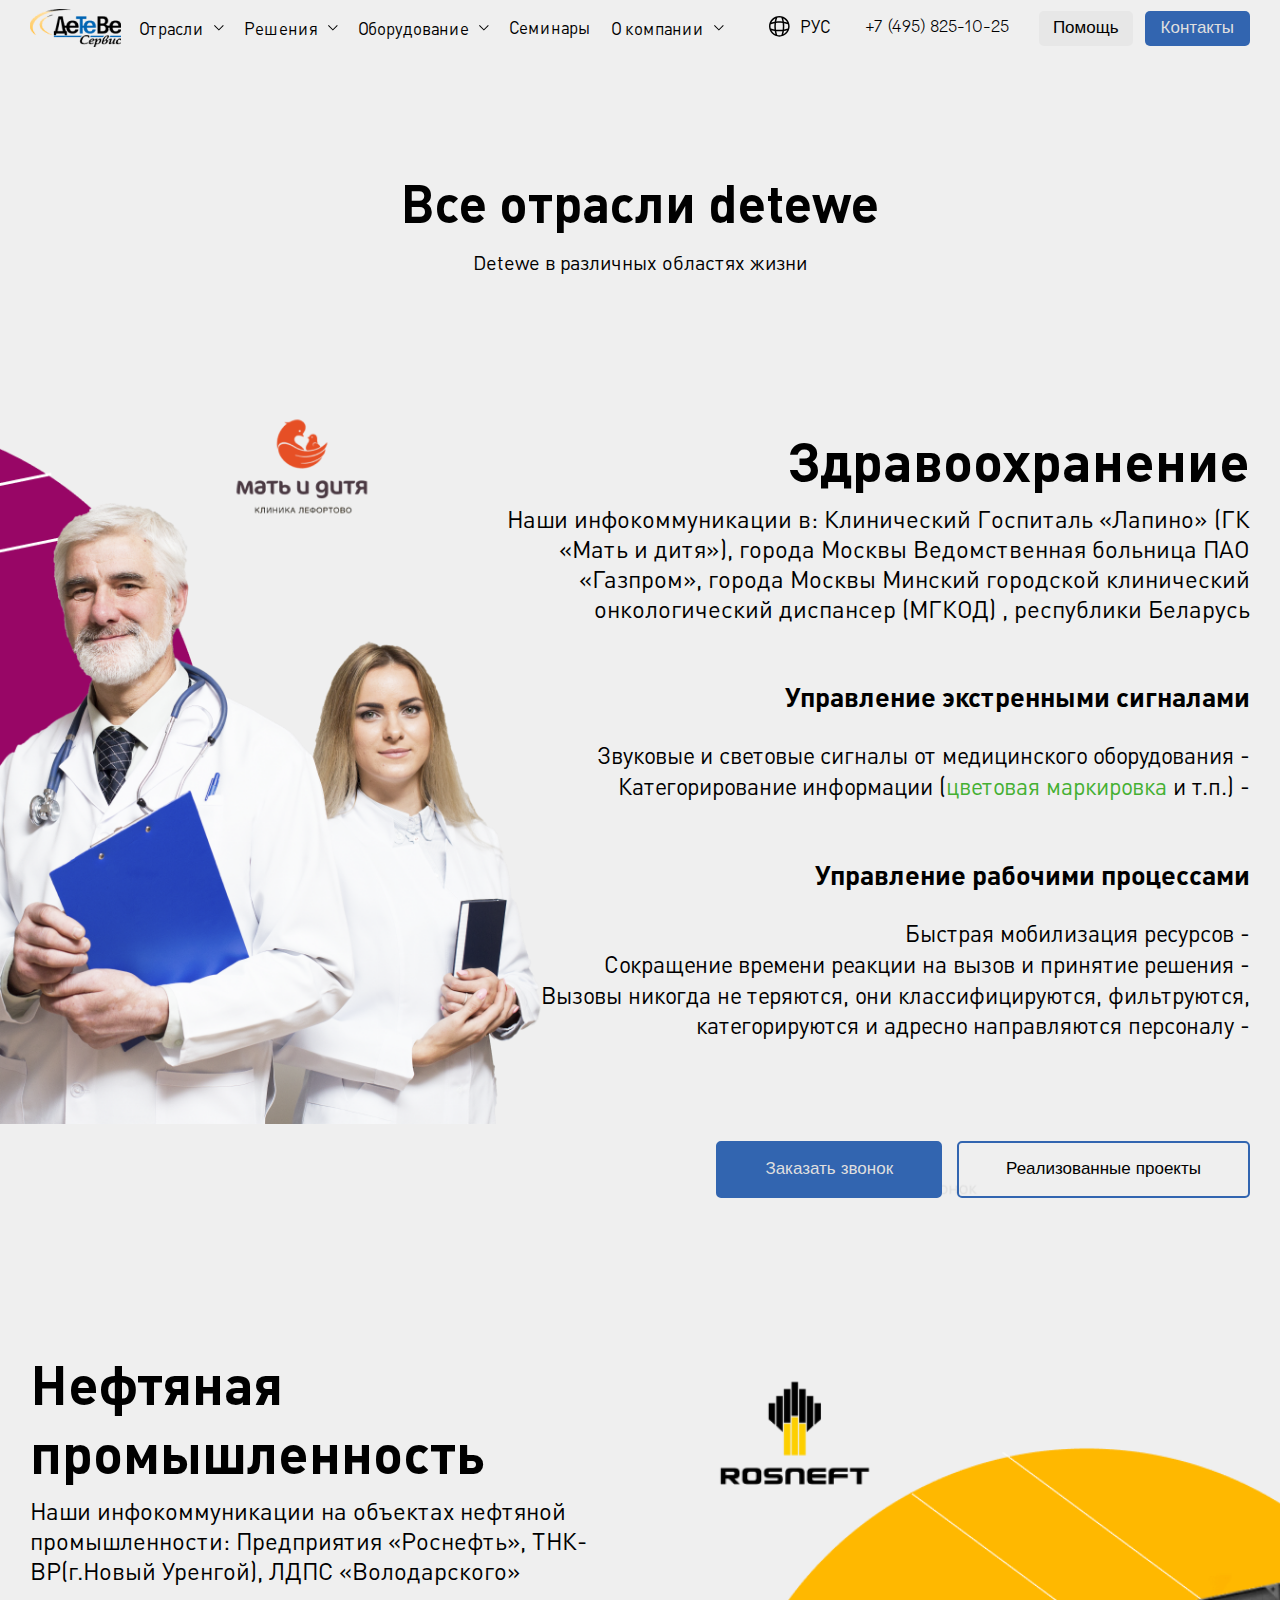
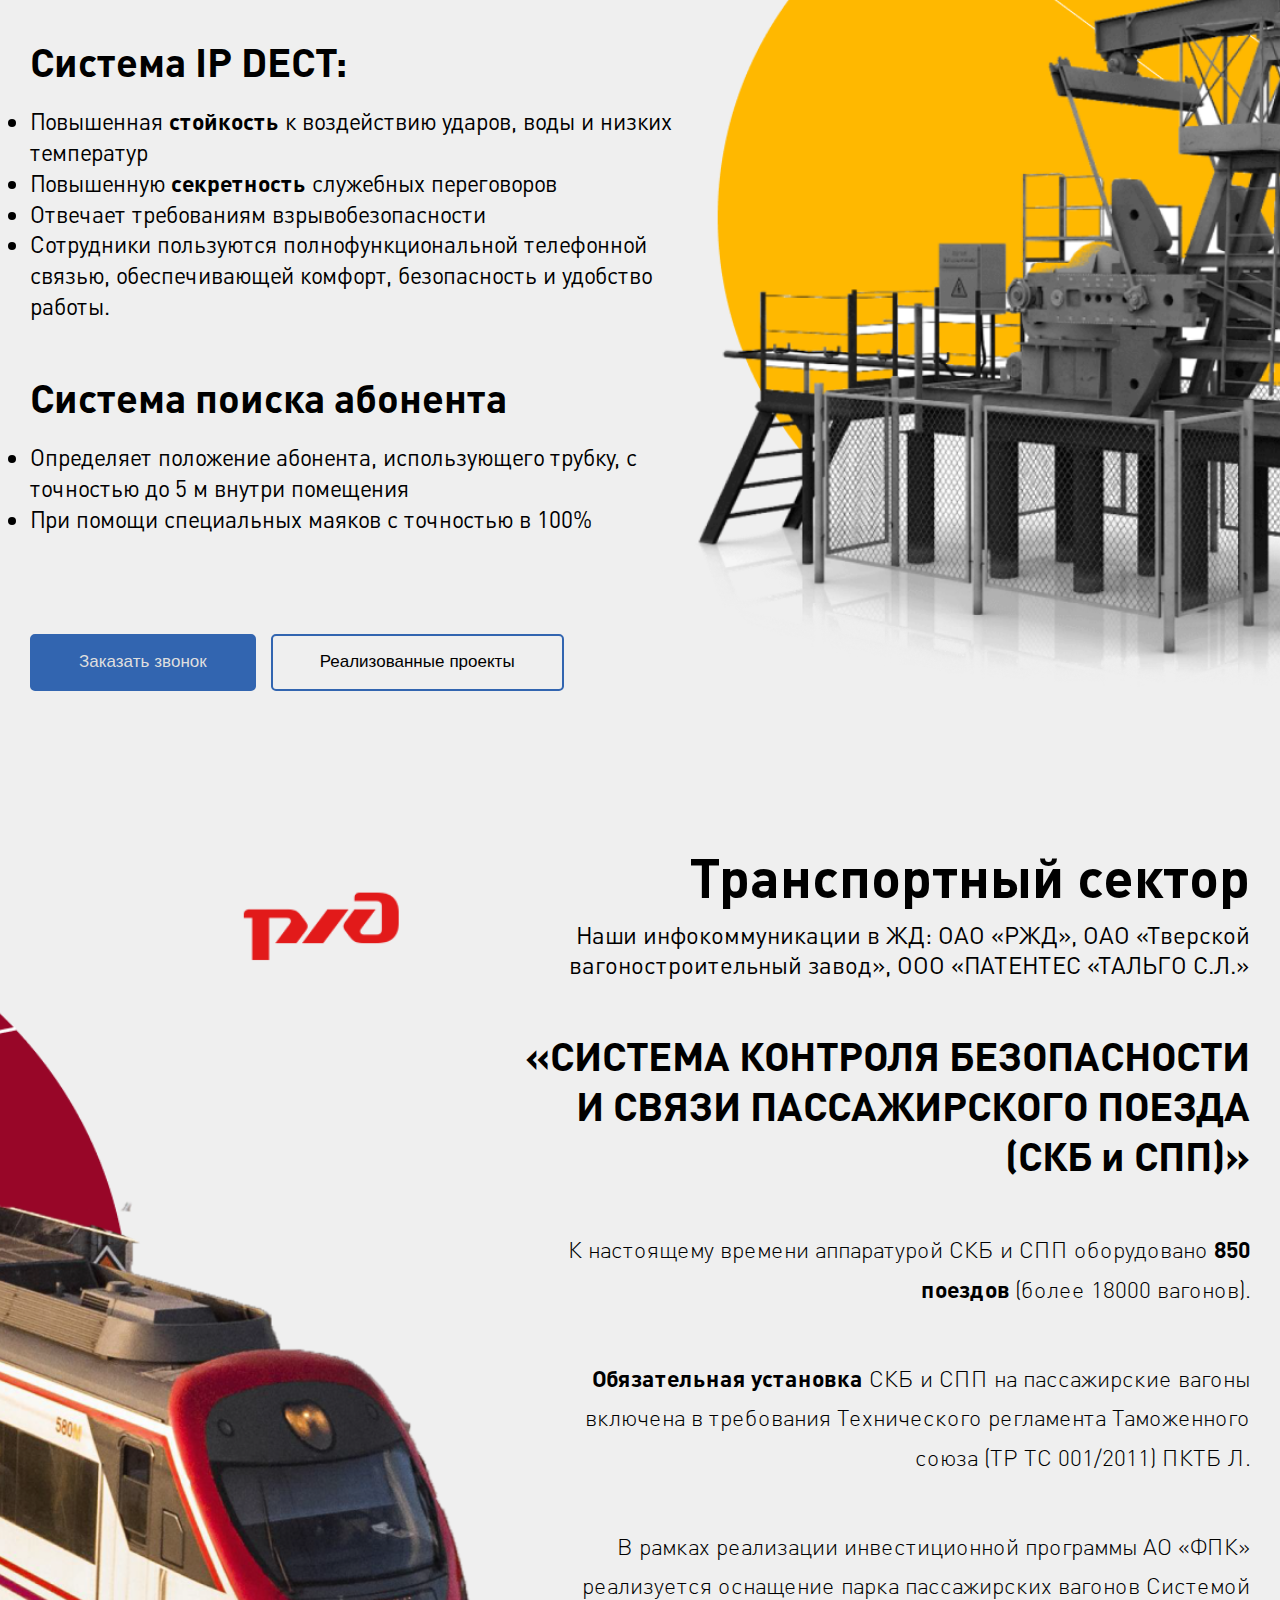
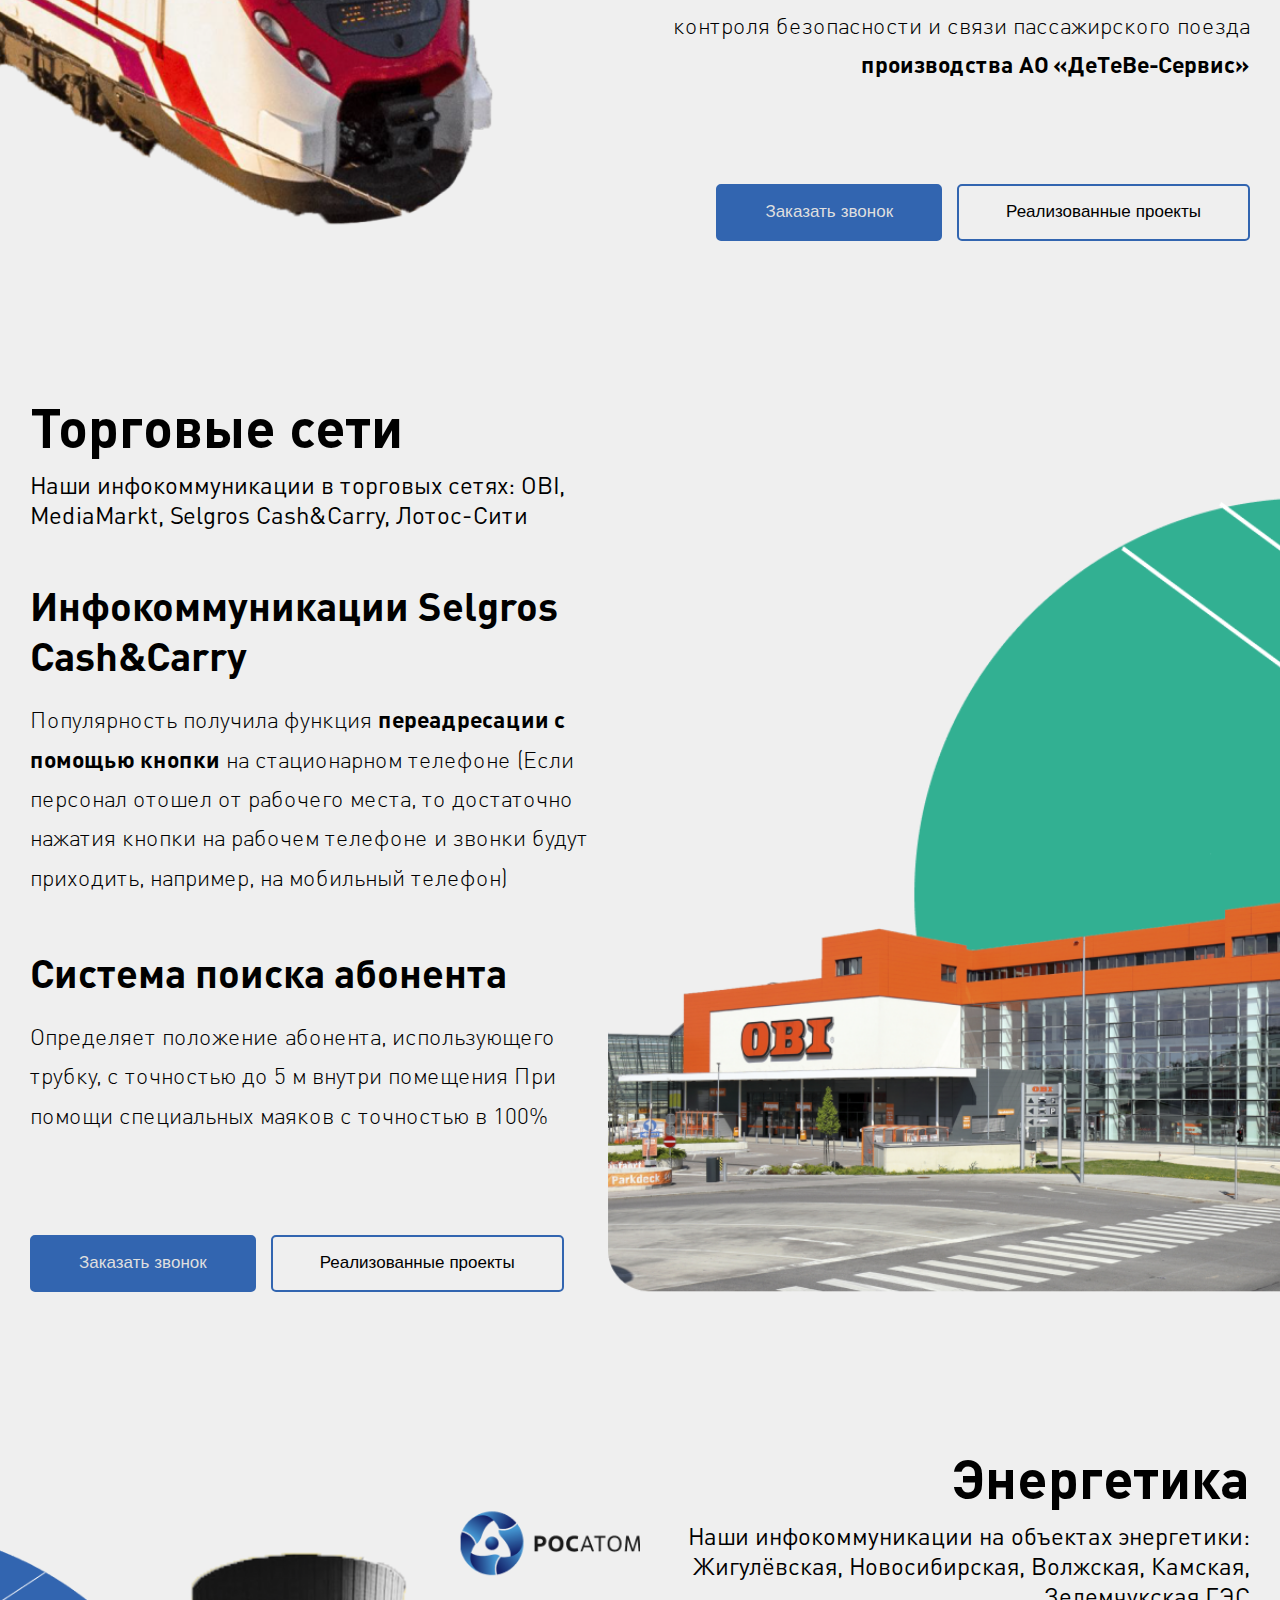
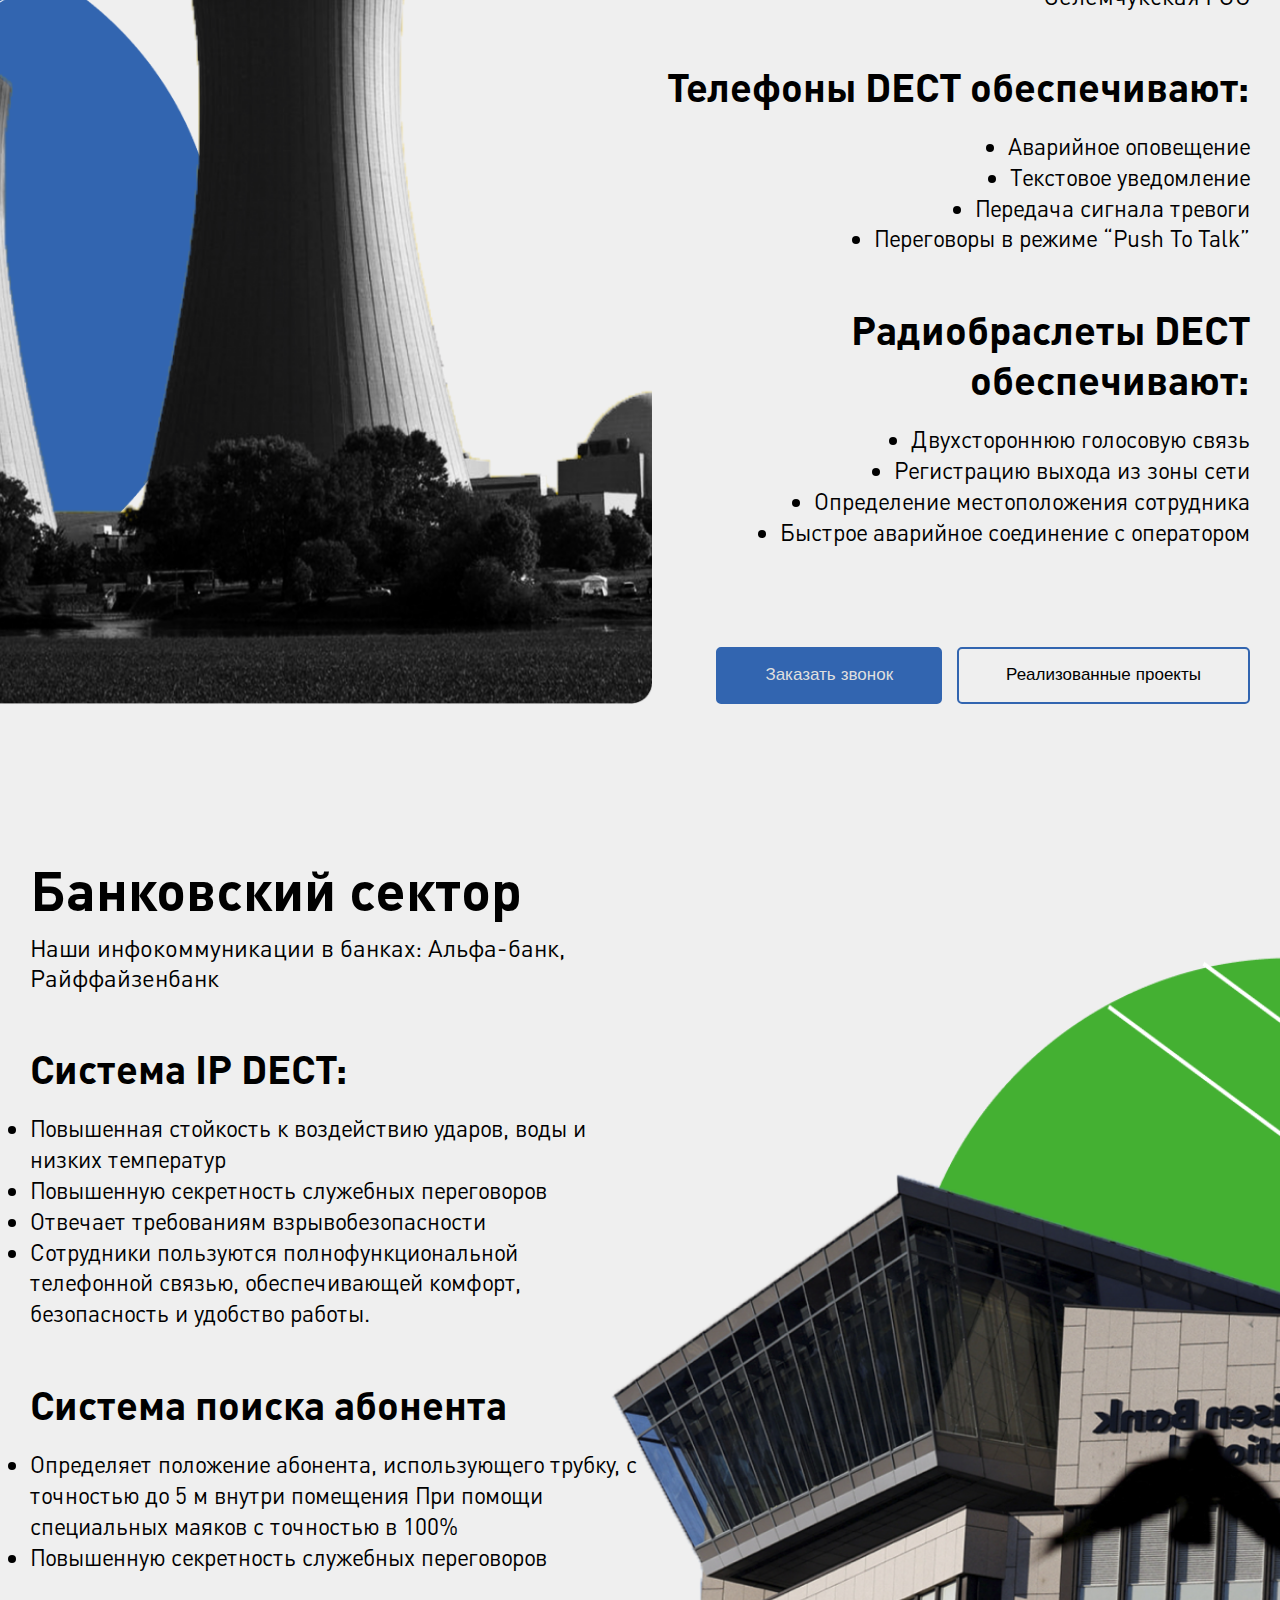
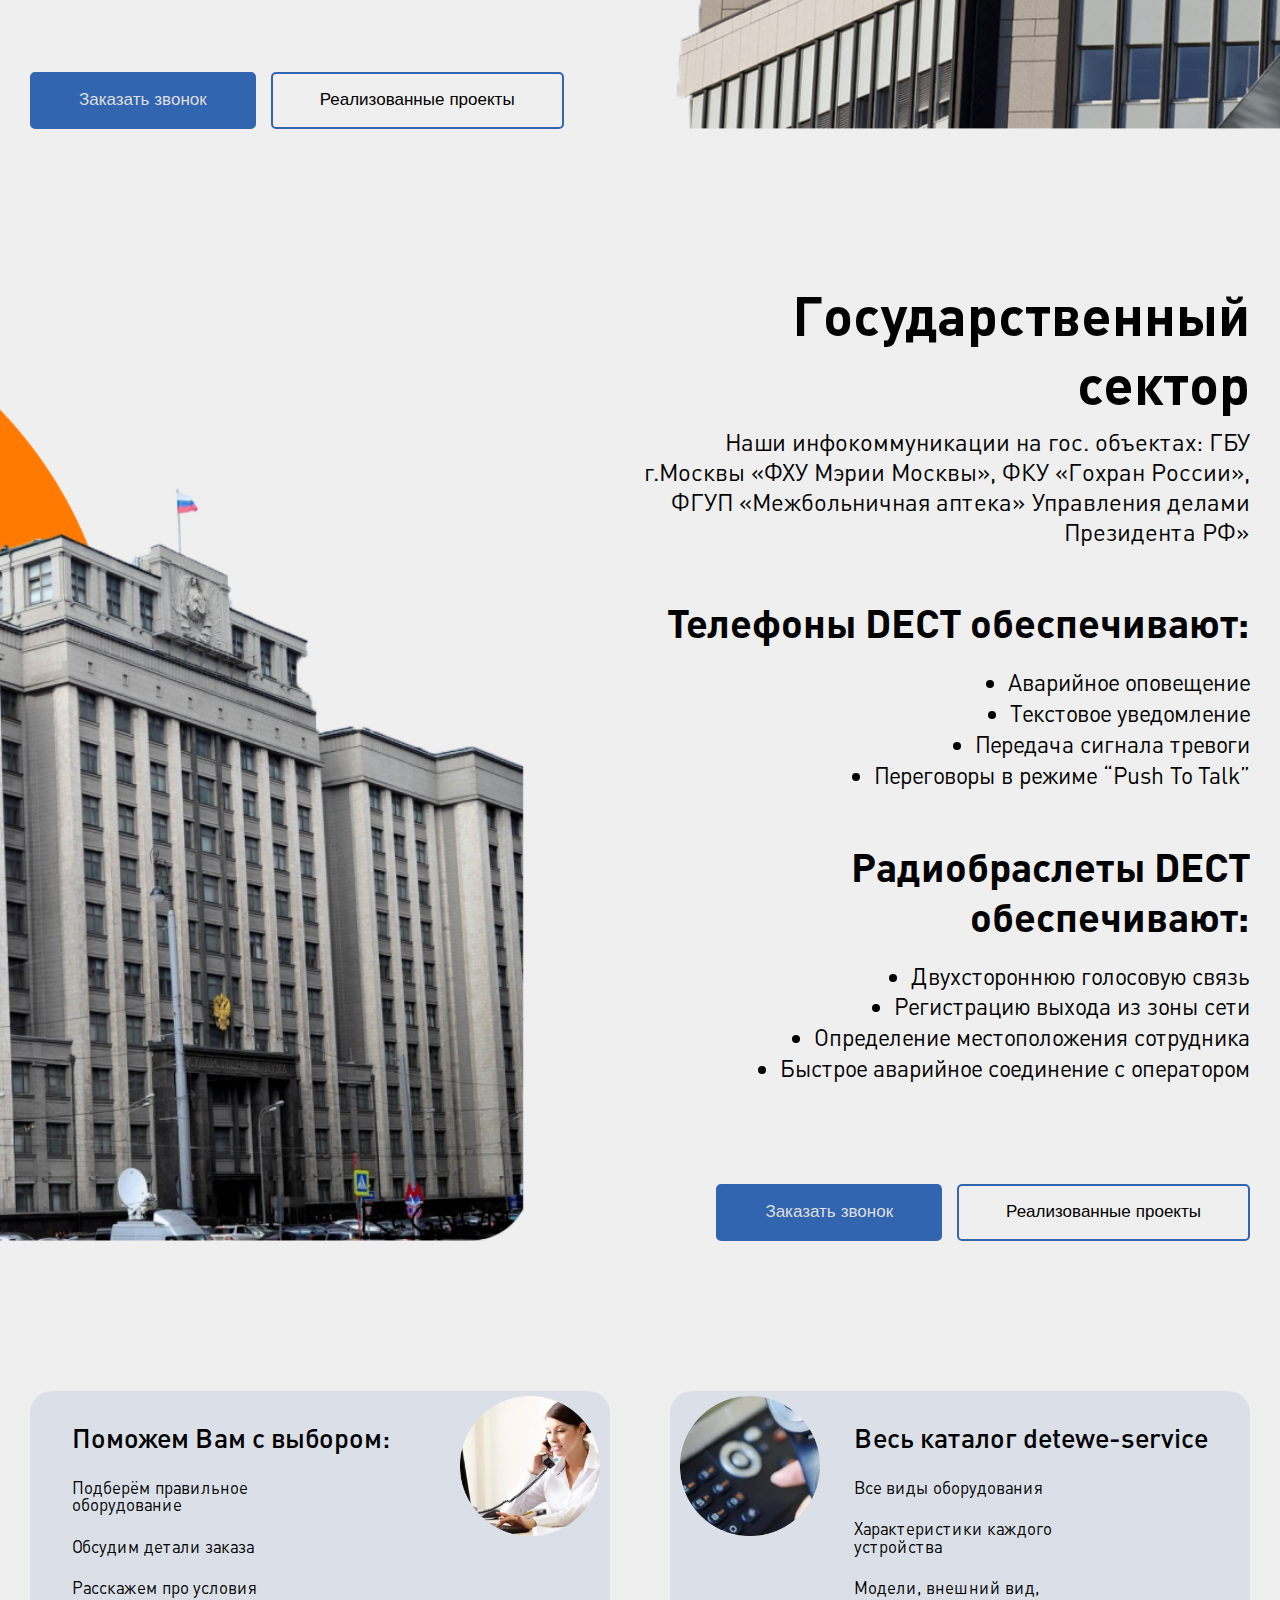
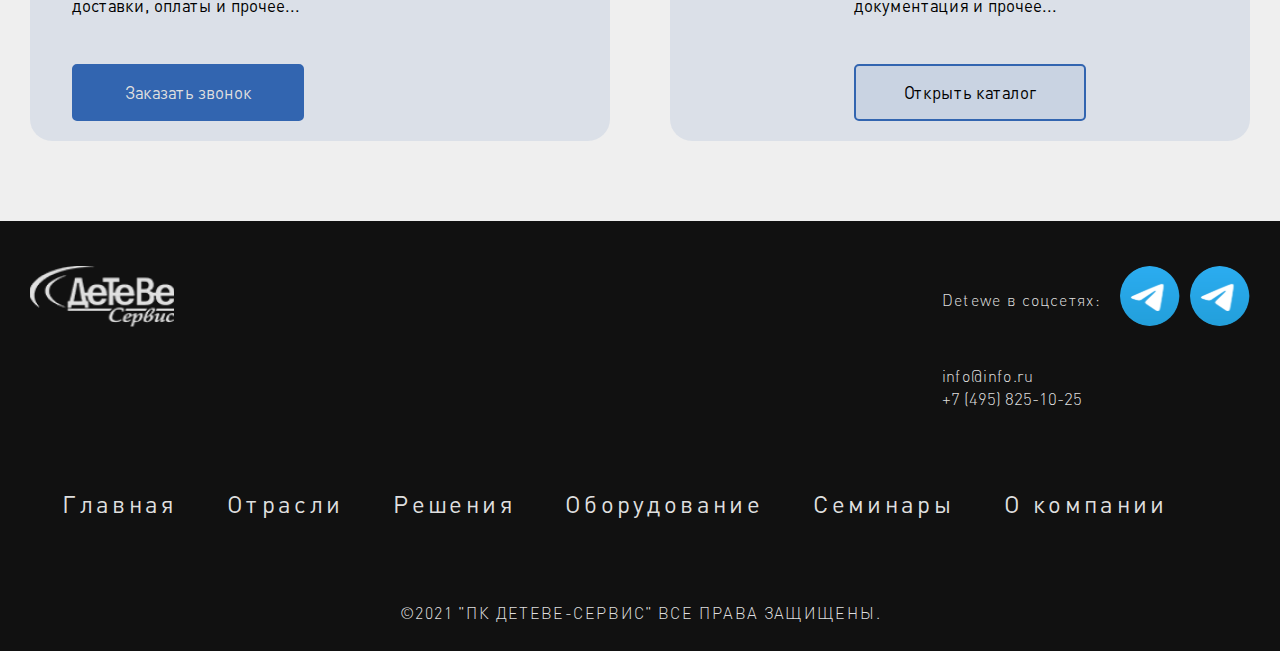
<file: otrasli.html>
<!DOCTYPE html>
<html>
<head>
  <meta charset="UTF-8">
  <meta http-equiv="x-ua-compatible" content="IE=edge">
  <meta name="viewport" content="width=device-width, initial-scale=1.0">
  <link rel="stylesheet" href="css/style.min.css?_v=20230425221922">
  <title>Отрасли</title>
</head>
<body>
<div class="wrapper">
  <header class="header">
  <div class="container">
    <div class="header_wrapper">
      <a class="logo" href="/">
        <img src="img/logo_black.svg" alt="logo">
      </a>
      <nav class="nav">
        <ul class="header_menu grey">
          <li class="dropdown_item">
            <a class="black" href="javascript:void(0)">
              Отрасли
              <svg class="desktop_arr black" width="10" height="10" viewBox="0 0 10 10" fill="none" xmlns="http://www.w3.org/2000/svg">
                <path fill-rule="evenodd" clip-rule="evenodd" d="M0 2.70711L0.707107 2L4.85355 6.14645L9 2L9.70711 2.70711L4.85355 7.56066L0 2.70711Z" fill="#fff"/>
              </svg>
            </a>
            <svg class="mobile_arr black" width="10" height="10" viewBox="0 0 10 10" fill="none" xmlns="http://www.w3.org/2000/svg">
              <path fill-rule="evenodd" clip-rule="evenodd" d="M0 2.70711L0.707107 2L4.85355 6.14645L9 2L9.70711 2.70711L4.85355 7.56066L0 2.70711Z" fill="#fff"/>
            </svg>
            <ul class="dropdown_menu grey">
              <li>
                <a class="black" href="javascript:void(0)">Энергетика</a>
              </li>
              <li>
                <a class="black" href="javascript:void(0)">Нефтегаз</a>
              </li>
              <li>
                <a class="black" href="javascript:void(0)">Госсектор</a>
              </li>
              <li>
                <a class="black" href="javascript:void(0)">Торговые сети</a>
              </li>
              <li>
                <a class="black" href="javascript:void(0)">Транспортный сектор</a>
              </li>
              <li>
                <a class="black" href="javascript:void(0)">Банковский сектор</a>
              </li>
              <li>
                <a class="black" href="javascript:void(0)">Здравоохранение</a>
              </li>
            </ul>
          </li>
          <li class="dropdown_item">
            <a class="black" href="javascript:void(0)">
              Решения
              <svg class="desktop_arr black" width="10" height="10" viewBox="0 0 10 10" fill="none" xmlns="http://www.w3.org/2000/svg">
                <path fill-rule="evenodd" clip-rule="evenodd" d="M0 2.70711L0.707107 2L4.85355 6.14645L9 2L9.70711 2.70711L4.85355 7.56066L0 2.70711Z" fill="#fff"/>
              </svg>
            </a>
            <svg class="mobile_arr black" width="10" height="10" viewBox="0 0 10 10" fill="none" xmlns="http://www.w3.org/2000/svg">
              <path fill-rule="evenodd" clip-rule="evenodd" d="M0 2.70711L0.707107 2L4.85355 6.14645L9 2L9.70711 2.70711L4.85355 7.56066L0 2.70711Z" fill="#fff"/>
            </svg>
            <ul class="dropdown_menu grey">
              <li>
                <a class="black" href="javascript:void(0)">Решения для крупных компаний и филиалов</a>
              </li>
              <li>
                <a class="black" href="javascript:void(0)">Решения для малого и среднего бизнеса</a>
              </li>
              <li>
                <a class="black" href="javascript:void(0)">Плавный переход на VoIP телефонную систему innovaphone АТС</a>
              </li>
              <li>
                <a class="black" href="javascript:void(0)">Объединение офисов в единую сеть</a>
              </li>
              <li>
                <a class="black" href="javascript:void(0)">Система определения местоположения абонента</a>
              </li>
              <li>
                <a class="black" href="javascript:void(0)">Система контроля выполнения технологических операций</a>
              </li>
              <li>
                <a class="black" href="javascript:void(0)">Система рассылки аварийных сообщений</a>
              </li>
              <li>
                <a class="black" href="javascript:void(0)">Умная палата LonBon</a>
              </li>
              <li>
                <a class="black" href="javascript:void(0)">Система палатной сигнализации Telligence</a>
              </li>
            </ul>
          </li>
          <li class="dropdown_item">
            <a class="black" href="javascript:void(0)">
              Оборудование
              <svg class="desktop_arr black" width="10" height="10" viewBox="0 0 10 10" fill="none" xmlns="http://www.w3.org/2000/svg">
                <path fill-rule="evenodd" clip-rule="evenodd" d="M0 2.70711L0.707107 2L4.85355 6.14645L9 2L9.70711 2.70711L4.85355 7.56066L0 2.70711Z" fill="#fff"/>
              </svg>
            </a>
            <svg class="mobile_arr black" width="10" height="10" viewBox="0 0 10 10" fill="none" xmlns="http://www.w3.org/2000/svg">
              <path fill-rule="evenodd" clip-rule="evenodd" d="M0 2.70711L0.707107 2L4.85355 6.14645L9 2L9.70711 2.70711L4.85355 7.56066L0 2.70711Z" fill="#fff"/>
            </svg>
            <ul class="dropdown_menu grey">
              <li>
                <a class="black" href="javascript:void(0)">IP телефония</a>
              </li>
              <li>
                <a class="black" href="javascript:void(0)">IP Dect</a>
              </li>
              <li>
                <a class="black" href="javascript:void(0)">Унифицированные коммуникации (UC)</a>
              </li>
              <li>
                <a class="black" href="javascript:void(0)">Умная палата LonBon</a>
              </li>
              <li>
                <a class="black" href="javascript:void(0)">Система палатной сигнализации Telligence</a>
              </li>
            </ul>
          </li>
          <li>
            <a class="black" href="javascript:void(0)">Семинары</a>
          </li>
          <li class="dropdown_item black">
            <a class="black" href="javascript:void(0)">
              О компании
              <svg class="desktop_arr black" width="10" height="10" viewBox="0 0 10 10" fill="none" xmlns="http://www.w3.org/2000/svg">
                <path fill-rule="evenodd" clip-rule="evenodd" d="M0 2.70711L0.707107 2L4.85355 6.14645L9 2L9.70711 2.70711L4.85355 7.56066L0 2.70711Z" fill="#fff"/>
              </svg>
            </a>
            <svg class="mobile_arr black" width="10" height="10" viewBox="0 0 10 10" fill="none" xmlns="http://www.w3.org/2000/svg">
              <path fill-rule="evenodd" clip-rule="evenodd" d="M0 2.70711L0.707107 2L4.85355 6.14645L9 2L9.70711 2.70711L4.85355 7.56066L0 2.70711Z" fill="#fff"/>
            </svg>
            <ul class="dropdown_menu grey">
              <li>
                <a class="black" href="javascript:void(0)">О нас</a>
              </li>
              <li>
                <a class="black" href="javascript:void(0)">Партнеры</a>
              </li>
              <li>
                <a class="black" href="javascript:void(0)">Лицензии, сертификаты, патенты</a>
              </li>
              <li>
                <a class="black" href="javascript:void(0)">Контакты и схема проезда</a>
              </li>
              <li>
                <a class="black" href="javascript:void(0)">Сотрудничество</a>
              </li>
            </ul>
          </li>
        </ul>
      </nav>
      <div class="header__info">
        <div class="language_changer">
          <a class="change_lang black" href="javascript:void(0);">
            <svg class="black" width="21" height="21" viewBox="0 0 21 21" fill="none" xmlns="http://www.w3.org/2000/svg">
              <mask id="mask0_35_53" style="mask-type:alpha" maskUnits="userSpaceOnUse" x="0" y="0" width="21" height="21">
                <path fill-rule="evenodd" clip-rule="evenodd" d="M0 10.3226C0 4.62143 4.62143 0 10.3226 0C16.0237 0 20.6452 4.62143 20.6452 10.3226C20.6452 16.0237 16.0237 20.6452 10.3226 20.6452C4.62143 20.6452 0 16.0237 0 10.3226ZM10.3226 1.5C9.59052 1.5 8.87929 1.58915 8.19915 1.75719C8.19494 1.82033 8.18271 1.88335 8.16222 1.94473C7.77569 3.10268 7.47147 4.28069 7.24956 5.47022C9.29195 5.24439 11.3532 5.24439 13.3956 5.47022C13.1737 4.28069 12.8695 3.10268 12.483 1.94473C12.4622 1.88258 12.4501 1.81962 12.4458 1.75715C11.7658 1.58914 11.0546 1.5 10.3226 1.5ZM13.6361 7.00911C11.4359 6.73142 9.20927 6.73142 7.00911 7.00911C6.73142 9.20927 6.73142 11.4359 7.00911 13.6361C9.20927 13.9138 11.4359 13.9138 13.6361 13.6361C13.9138 11.4359 13.9138 9.20927 13.6361 7.00911ZM15.175 13.3956C15.4008 11.3532 15.4008 9.29195 15.175 7.24956C16.3645 7.47147 17.5425 7.77569 18.7004 8.16222C18.7626 8.18297 18.8256 8.19512 18.888 8.19933C19.056 8.87942 19.1452 9.59059 19.1452 10.3226C19.1452 11.0547 19.056 11.7659 18.888 12.446C18.8248 12.4502 18.7618 12.4625 18.7004 12.483C17.5425 12.8695 16.3645 13.1737 15.175 13.3956ZM13.3956 15.175C11.3532 15.4008 9.29195 15.4008 7.24956 15.175C7.47147 16.3645 7.77569 17.5425 8.16222 18.7004C8.18271 18.7618 8.19494 18.8248 8.19915 18.888C8.87929 19.056 9.59052 19.1452 10.3226 19.1452C11.0546 19.1452 11.7658 19.056 12.4458 18.888C12.4501 18.8256 12.4622 18.7626 12.483 18.7004C12.8695 17.5425 13.1737 16.3645 13.3956 15.175ZM5.47022 13.3956C5.24439 11.3532 5.24439 9.29195 5.47022 7.24956C4.28069 7.47147 3.10268 7.77569 1.94473 8.16222C1.88258 8.18297 1.81962 8.19512 1.75715 8.19933C1.58914 8.87942 1.5 9.59059 1.5 10.3226C1.5 11.0547 1.58915 11.7659 1.75719 12.446C1.82033 12.4502 1.88335 12.4625 1.94473 12.483C3.10268 12.8695 4.28069 13.1737 5.47022 13.3956ZM2.44333 14.2962C2.44856 14.2695 2.45236 14.2422 2.45466 14.2145C3.52026 14.527 4.59986 14.7747 5.68766 14.9575C5.87052 16.0453 6.1182 17.1249 6.43071 18.1905C6.403 18.1928 6.37572 18.1966 6.34894 18.2019C4.66653 17.3517 3.29343 15.9786 2.44333 14.2962ZM2.39373 6.44866C3.4791 6.12767 4.57913 5.874 5.68766 5.68766C5.87052 4.59987 6.1182 3.52026 6.43071 2.45466C6.403 2.45236 6.37571 2.44856 6.34894 2.44333C4.63341 3.31017 3.23949 4.7208 2.39373 6.44866ZM14.9575 14.9575C16.0453 14.7747 17.1249 14.527 18.1905 14.2145C18.1928 14.2422 18.1966 14.2695 18.2019 14.2962C17.335 16.0118 15.9244 17.4057 14.1965 18.2514C14.5175 17.1661 14.7712 16.066 14.9575 14.9575ZM18.2514 6.44866C17.1661 6.12767 16.066 5.874 14.9575 5.68766C14.7712 4.57913 14.5175 3.4791 14.1965 2.39373C15.9577 3.25582 17.3894 4.68744 18.2514 6.44866Z" fill="black"/>
              </mask>
              <g mask="url(#mask0_35_53)">
                <rect x="-1.95679" y="-2.74893" width="27.7275" height="27.7275" fill="white"/>
              </g>
            </svg>
            <span>РУС</span>
          </a>
          <ul class="lang_list grey">
            <li><a class="link black" href="javascript:void(0);">БЕЛ</a></li>
            <li><a class="link black" href="javascript:void(0);">ENG</a></li>
          </ul>
        </div>
        <a class="header_tel black" href="tel:+7 (495) 825-10-25">
          +7 (495) 825-10-25
        </a>
        <div class="header__info_links">
          <a class="help black" href="javascript:void(0)">Помощь</a>
          <a href="javascript:void(0)">Контакты</a>
        </div>
        <a class="header_mobile__button black" href="javascript:void(0)">
          <span class="line black"></span>
        </a>
      </div>
    </div>
  </div>
</header>

  <main>
    <div class="industries-page">
      <h2 class="title_h2">Все отрасли detewe</h2>
      <p class="sub_title">Detewe в различных областях жизни</p>
      <section class="healthcare" style="background: url('img/healthcare.png') center/cover no-repeat">
        <div class="container">
          <div class="right_container">
            <h3 class="title_h3">Здравоохранение</h3>
            <p class="description">
              Наши инфокоммуникации в:
              Клинический Госпиталь «Лапино» (ГК «Мать и дитя»), города Москвы
              Ведомственная больница ПАО «Газпром», города Москвы
              Минский городской клинический онкологический диспансер (МГКОД) , республики Беларусь
            </p>
            <p class="bold_text">
              Управление экстренными сигналами
            </p>
            <ul>
              <li>Звуковые и световые сигналы от медицинского оборудования - </li>
              <li>Категорирование информации (<span class="green">цветовая маркировка</span> и т.п.) - </li>
            </ul>
            <p class="bold_text">
              Управление рабочими процессами
            </p>
            <ul>
              <li>Быстрая мобилизация ресурсов - </li>
              <li>Сокращение времени реакции на вызов и принятие решения - </li>
              <li>Вызовы никогда не теряются, они классифицируются, фильтруются, категорируются и адресно направляются персоналу - </li>
            </ul>
            <div class="buttons_block">
              <a class="link" href="javascript:void(0)">Заказать звонок</a>
              <a class="link" href="javascript:void(0)">Реализованные проекты</a>
            </div>
          </div>
        </div>
      </section>
      <section class="oil_industry" style="background: url('img/neftyanaya.png') center/cover no-repeat">
        <div class="container">
          <div class="left_container">
            <h3 class="title_h3">Нефтяная промышленность</h3>
            <p class="description">
              Наши инфокоммуникации на объектах нефтяной промышленности:
              Предприятия «Роснефть», ТНК-ВР(г.Новый Уренгой), ЛДПС «Володарского»
            </p>
            <h4 class="title_h4">
              Система IP DECT:
            </h4>
            <ul class="disc">
              <li>Повышенная <b>стойкость</b> к воздействию ударов, воды и низких температур</li>
              <li>Повышенную <b>секретность</b> служебных переговоров</li>
              <li>Отвечает требованиям взрывобезопасности</li>
              <li>Сотрудники пользуются полнофункциональной телефонной связью, обеспечивающей комфорт, безопасность и удобство работы.</li>
            </ul>
            <h4 class="title_h4">
              Система поиска абонента
            </h4>
            <ul class="disc">
              <li>Определяет положение абонента, использующего трубку, с точностью до 5 м внутри помещения</li>
              <li>При помощи специальных маяков с точностью в 100%</li>
            </ul>
            <div class="buttons_block">
              <a class="link" href="javascript:void(0)">Заказать звонок</a>
              <a class="link" href="javascript:void(0)">Реализованные проекты</a>
            </div>
          </div>
        </div>
      </section>
      <section class="transport_sector" style="background: url('img/transport_sector.png') center/cover no-repeat">
        <div class="container">
          <div class="right_container">
            <h3 class="title_h3">Транспортный сектор</h3>
            <p class="description">
              Наши инфокоммуникации в ЖД: ОАО «РЖД», ОАО «Тверской вагоностроительный завод»,
              ООО «ПАТЕНТЕС «ТАЛЬГО С.Л.»
            </p>
            <h4 class="title_h4">
              «СИСТЕМА КОНТРОЛЯ БЕЗОПАСНОСТИ И СВЯЗИ ПАССАЖИРСКОГО ПОЕЗДА (СКБ и СПП)»
            </h4>
            <p class="text">
              К настоящему времени аппаратурой СКБ и СПП оборудовано <b>850 поездов </b>(более 18000 вагонов).
            </p>
            <p class="text">
              <b>Обязательная установка</b> СКБ и СПП на пассажирские вагоны включена в требования
              Технического регламента Таможенного союза (ТР ТС 001/2011) ПКТБ Л.
            </p>
            <p class="text">
              В рамках реализации инвестиционной программы АО «ФПК» реализуется оснащение парка пассажирских
              вагонов Системой контроля безопасности и связи пассажирского поезда <b>производства АО «ДеТеВе-Сервис»</b>
            </p>
            <div class="buttons_block">
              <a class="link" href="javascript:void(0)">Заказать звонок</a>
              <a class="link" href="javascript:void(0)">Реализованные проекты</a>
            </div>
          </div>
        </div>
      </section>
      <section class="retail" style="background: url('img/torg_seti.png') center/cover no-repeat">
        <div class="container">
          <div class="left_container">
            <h3 class="title_h3">Торговые сети</h3>
            <p class="description">
              Наши инфокоммуникации в торговых сетях: OBI, MediaMarkt, Selgros Cash&Carry, Лотос-Сити
            </p>
            <h4 class="title_h4">
              Инфокоммуникации Selgros Cash&Carry
            </h4>
            <p class="text">
              Популярность получила функция <b>переадресации с помощью кнопки</b>
              на стационарном телефоне (Если персонал отошел от рабочего места,
              то достаточно нажатия кнопки на рабочем телефоне и звонки будут приходить, например, на мобильный телефон)
            </p>
            <h4 class="title_h4">
              Система поиска абонента
            </h4>
            <p class="text">
              Определяет положение абонента, использующего трубку, с точностью до 5 м внутри помещения
              При помощи специальных маяков с точностью в 100%
            </p>
            <div class="buttons_block">
              <a class="link" href="javascript:void(0)">Заказать звонок</a>
              <a class="link" href="javascript:void(0)">Реализованные проекты</a>
            </div>
          </div>
        </div>
      </section>
      <section class="energy" style="background: url('img/energy.png') center/cover no-repeat">
        <div class="container">
          <div class="right_container">
            <h3 class="title_h3">Энергетика</h3>
            <p class="description">
              Наши инфокоммуникации на объектах энергетики: Жигулёвская, Новосибирская, Волжская, Камская, Зелемчукская ГЭС
            </p>
            <h4 class="title_h4">
              Телефоны DECT обеспечивают:
            </h4>
            <ul class="disc">
              <li>Аварийное оповещение</li>
              <li>Текстовое уведомление</li>
              <li>Передача сигнала тревоги</li>
              <li>Переговоры в режиме “Push To Talk”</li>
            </ul>
            <h4 class="title_h4">
              Радиобраслеты DECT обеспечивают:
            </h4>
            <ul class="disc">
              <li>Двухстороннюю голосовую связь</li>
              <li>Регистрацию выхода из зоны сети</li>
              <li>Определение местоположения сотрудника</li>
              <li>Быстрое аварийное соединение с оператором</li>
            </ul>
            <div class="buttons_block">
              <a class="link" href="javascript:void(0)">Заказать звонок</a>
              <a class="link" href="javascript:void(0)">Реализованные проекты</a>
            </div>
          </div>
        </div>
      </section>
      <section class="banking" style="background: url('img/bank_sec.png') center/cover no-repeat">
        <div class="container">
          <div class="left_container">
            <h3 class="title_h3">Банковский сектор</h3>
            <p class="description">
              Наши инфокоммуникации в банках: Альфа-банк, Райффайзенбанк
            </p>
            <h4 class="title_h4">
              Система IP DECT:
            </h4>
            <ul class="disc">
              <li>Повышенная стойкость к воздействию ударов, воды и низких температур</li>
              <li>Повышенную секретность служебных переговоров</li>
              <li>Отвечает требованиям взрывобезопасности</li>
              <li>Сотрудники пользуются полнофункциональной телефонной связью, обеспечивающей комфорт, безопасность и удобство работы.</li>
            </ul>
            <h4 class="title_h4">
              Система поиска абонента
            </h4>
            <ul class="disc">
              <li>
                Определяет положение абонента, использующего трубку, с точностью до 5 м внутри помещения
                При помощи специальных маяков с точностью в 100%
              </li>
              <li>Повышенную секретность служебных переговоров</li>
            </ul>
            <div class="buttons_block">
              <a class="link" href="javascript:void(0)">Заказать звонок</a>
              <a class="link" href="javascript:void(0)">Реализованные проекты</a>
            </div>
          </div>
        </div>
      </section>
      <section class="government" style="background: url('img/government.png') center/cover no-repeat">
        <div class="container">
          <div class="right_container">
            <h3 class="title_h3">Государственный сектор</h3>
            <p class="description">
              Наши инфокоммуникации на гос. объектах: ГБУ г.Москвы «ФХУ Мэрии Москвы»,
              ФКУ «Гохран России», ФГУП «Межбольничная аптека» Управления делами Президента РФ»
            </p>
            <h4 class="title_h4">
              Телефоны DECT обеспечивают:
            </h4>
            <ul class="disc">
              <li>Аварийное оповещение</li>
              <li>Текстовое уведомление</li>
              <li>Передача сигнала тревоги</li>
              <li>Переговоры в режиме “Push To Talk”</li>
            </ul>
            <h4 class="title_h4">
              Радиобраслеты DECT обеспечивают:
            </h4>
            <ul class="disc">
              <li>Двухстороннюю голосовую связь</li>
              <li>Регистрацию выхода из зоны сети</li>
              <li>Определение местоположения сотрудника</li>
              <li>Быстрое аварийное соединение с оператором</li>
            </ul>
            <div class="buttons_block">
              <a class="link" href="javascript:void(0)">Заказать звонок</a>
              <a class="link" href="javascript:void(0)">Реализованные проекты</a>
            </div>
          </div>
        </div>
      </section>
      <div class="container">
        <div class="solutions__helpers">
          <div class="help_wrapper">
            <div class="content">
              <p class="title">Поможем Вам с выбором:</p>
              <ul>
                <li>Подберём правильное оборудование</li>
                <li>Обсудим детали заказа</li>
                <li>Расскажем про условия доставки, оплаты и прочее...</li>
              </ul>
              <a class="blue_link" href="javascript:void(0)">Заказать звонок</a>
            </div>
            <div class="image_block">
              <picture><source srcset="img/tetya.webp" type="image/webp"><img src="img/tetya.png" alt=""></picture>
            </div>
          </div>
          <div class="help_wrapper">
            <div class="image_block">
              <picture><source srcset="img/mobilka.webp" type="image/webp"><img src="img/mobilka.png" alt=""></picture>
            </div>
            <div class="right_content">
              <p class="title">Весь каталог detewe-service</p>
              <ul>
                <li>Все виды оборудования</li>
                <li>Характеристики каждого устройства</li>
                <li>Модели, внешний вид, документация и прочее...</li>
              </ul>
              <a class="link" href="javascript:void(0)">Открыть каталог</a>
            </div>
          </div>
        </div>
      </div>
    </div>
  </main>

  <footer>
    <div class="container">
        <div class="footer_top">
            <a class="footer_logo" href="/">
                <picture><source srcset="img/footer_logo.webp" type="image/webp"><img src="img/footer_logo.png" alt="logo"></picture>
            </a>
            <div class="footer_links">
                <div class="social_links">
                    <p class="text">Detewe в соцсетях:</p>
                    <a class="link" href="javascript:void(0)">
                        <svg width="60" height="60" viewBox="0 0 60 60" fill="none" xmlns="http://www.w3.org/2000/svg" xmlns:xlink="http://www.w3.org/1999/xlink">
                            <ellipse cx="29.6875" cy="30" rx="29.6875" ry="30" fill="url(#pattern0)"/>
                            <defs>
                                <pattern id="pattern0" patternContentUnits="objectBoundingBox" width="1" height="1">
                                    <use xlink:href="#image0_5_103" transform="matrix(0.00197368 0 0 0.00195312 -0.00526316 0)"/>
                                </pattern>
                                <image id="image0_5_103" width="512" height="512" xlink:href="[data-uri]"/>
                            </defs>
                        </svg>
                    </a>
                    <a class="link" href="javascript:void(0)">
                        <svg width="60" height="60" viewBox="0 0 60 60" fill="none" xmlns="http://www.w3.org/2000/svg" xmlns:xlink="http://www.w3.org/1999/xlink">
                            <ellipse cx="29.6875" cy="30" rx="29.6875" ry="30" fill="url(#pattern0)"/>
                            <defs>
                                <pattern id="pattern0" patternContentUnits="objectBoundingBox" width="1" height="1">
                                    <use xlink:href="#image0_5_103" transform="matrix(0.00197368 0 0 0.00195312 -0.00526316 0)"/>
                                </pattern>
                                <image id="image0_5_103" width="512" height="512" xlink:href="[data-uri]"/>
                            </defs>
                        </svg>
                    </a>
                </div>
                <div class="footer_contacts">
                    <a class="mail" href="mailto:info@info.ru">info@info.ru</a>
                    <a class="tel" href="tel:+7 (495) 825-10-25">+7 (495) 825-10-25</a>
                </div>
            </div>
        </div>

        <nav class="nav">
            <ul class="footer__menu">
                <li>
                    <a href="javascript:void(0)">Главная</a>
                </li>
                <li>
                    <a href="javascript:void(0)">Отрасли</a>
                </li>
                <li>
                    <a href="javascript:void(0)">Решения</a>
                </li>
                <li>
                    <a href="javascript:void(0)">Оборудование</a>
                </li>
                <li>
                    <a href="javascript:void(0)">Семинары</a>
                </li>
                <li>
                    <a href="javascript:void(0)">О компании</a>
                </li>
            </ul>
        </nav>

        <p class="copyright">©2021 "ПК ДЕТЕВЕ-СЕРВИС" ВСЕ ПРАВА ЗАЩИЩЕНЫ.</p>
    </div>
</footer>
</div>
<script src="js/jquery-3.4.1.min.js?_v=20230425221922"></script>
<script src="js/lightslider.min.js?_v=20230425221922"></script>
<script src="js/owl.carousel.min.js?_v=20230425221922"></script>
<script src="js/fancy.min.js?_v=20230425221922"></script>
<script src="js/app.min.js?_v=20230425221922"></script>
</body>
</html>
</file>
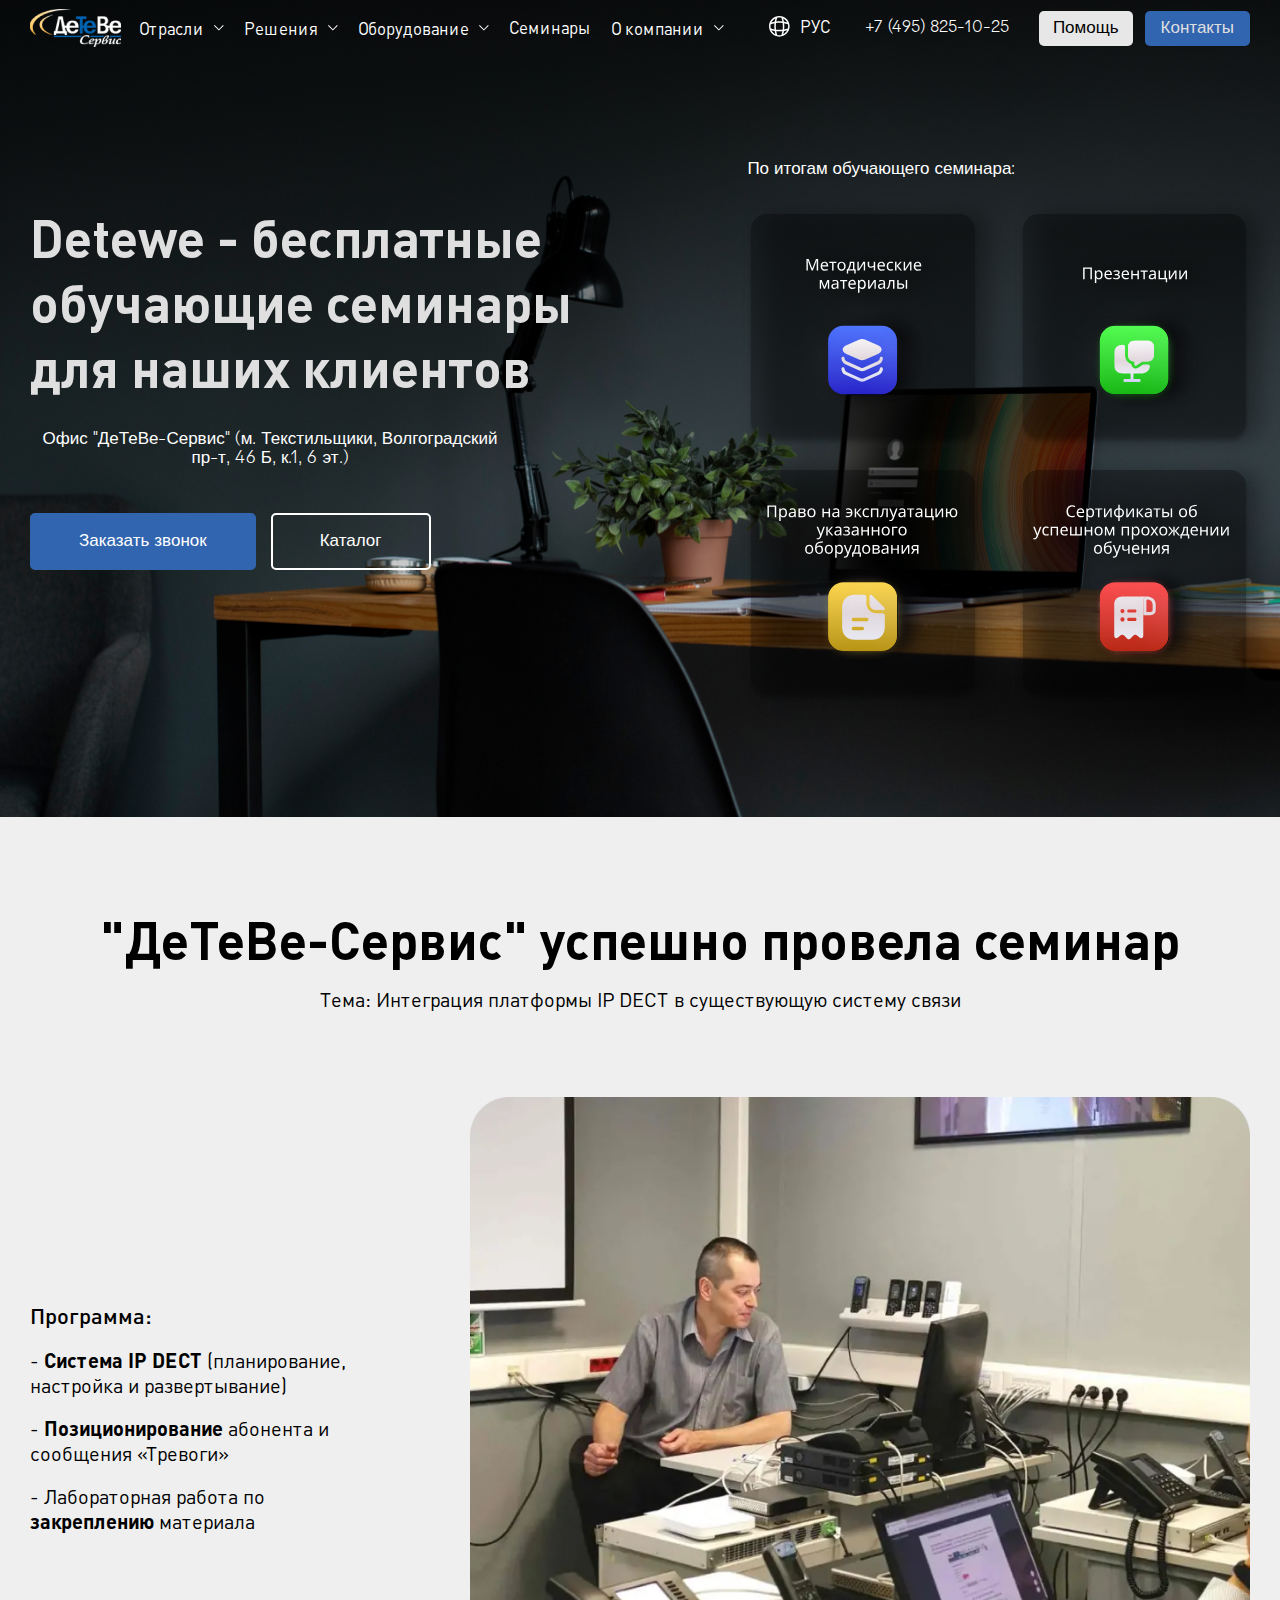
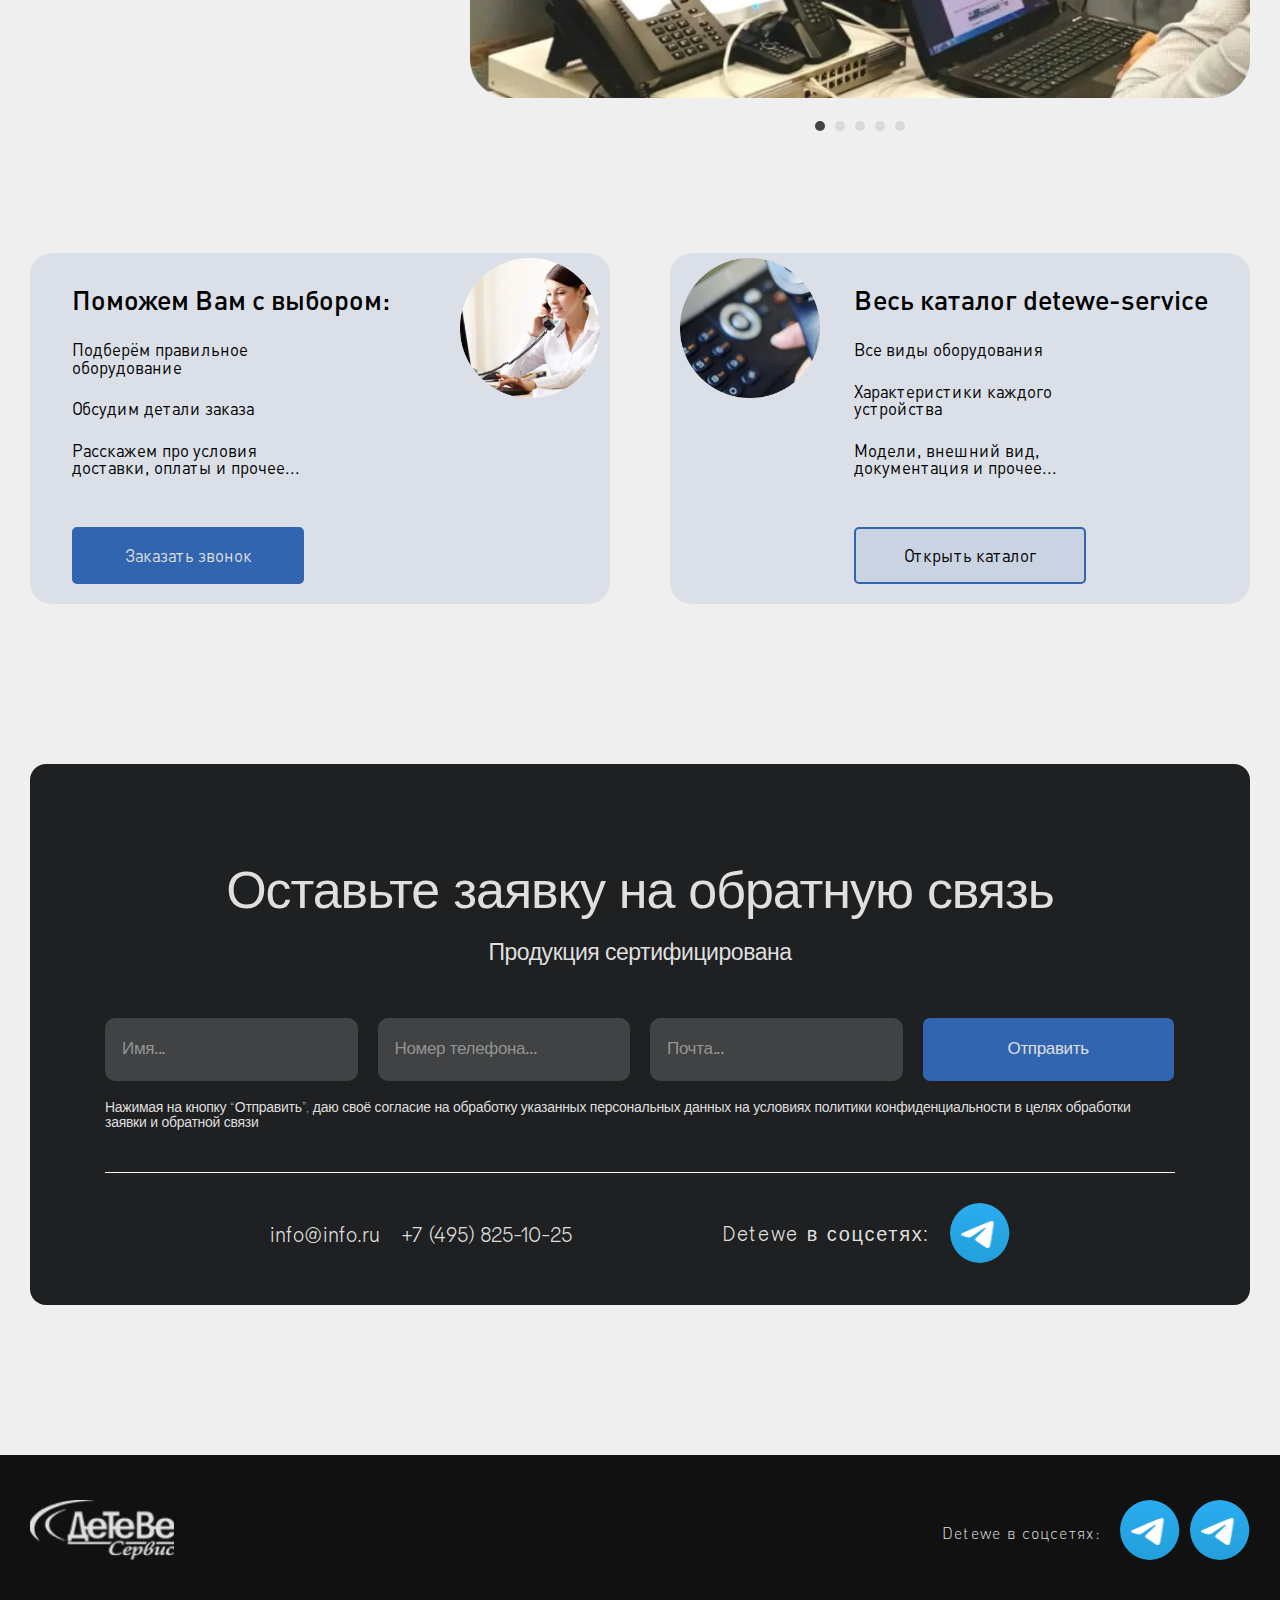
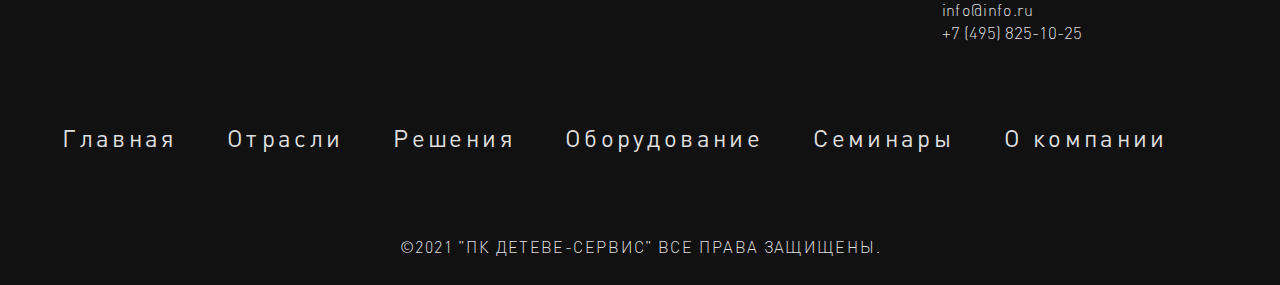
<file: seminary.html>
<!DOCTYPE html>
<html>
<head>
  <meta charset="UTF-8">
  <meta http-equiv="x-ua-compatible" content="IE=edge">
  <meta name="viewport" content="width=device-width, initial-scale=1.0">
  <link rel="stylesheet" href="css/style.min.css?_v=20230425221922">
  <title>Семинары</title>
</head>
<body>
<div class="wrapper">
    <header class="header">
    <div class="container">
        <div class="header_wrapper">
            <a class="logo" href="/">
                <img src="img/logo.svg" alt="logo">
            </a>
            <nav class="nav">
                <ul class="header_menu">
                    <li class="dropdown_item">
                        <a href="javascript:void(0)">
                            Отрасли
                            <svg class="desktop_arr" width="10" height="10" viewBox="0 0 10 10" fill="none" xmlns="http://www.w3.org/2000/svg">
                                <path fill-rule="evenodd" clip-rule="evenodd" d="M0 2.70711L0.707107 2L4.85355 6.14645L9 2L9.70711 2.70711L4.85355 7.56066L0 2.70711Z" fill="#fff"/>
                            </svg>
                        </a>
                        <svg class="mobile_arr" width="10" height="10" viewBox="0 0 10 10" fill="none" xmlns="http://www.w3.org/2000/svg">
                            <path fill-rule="evenodd" clip-rule="evenodd" d="M0 2.70711L0.707107 2L4.85355 6.14645L9 2L9.70711 2.70711L4.85355 7.56066L0 2.70711Z" fill="#fff"/>
                        </svg>
                        <ul class="dropdown_menu">
                            <li>
                                <a href="javascript:void(0)">Энергетика</a>
                            </li>
                            <li>
                                <a href="javascript:void(0)">Нефтегаз</a>
                            </li>
                            <li>
                                <a href="javascript:void(0)">Госсектор</a>
                            </li>
                            <li>
                                <a href="javascript:void(0)">Торговые сети</a>
                            </li>
                            <li>
                                <a href="javascript:void(0)">Транспортный сектор</a>
                            </li>
                            <li>
                                <a href="javascript:void(0)">Банковский сектор</a>
                            </li>
                            <li>
                                <a href="javascript:void(0)">Здравоохранение</a>
                            </li>
                        </ul>
                    </li>
                    <li class="dropdown_item">
                        <a href="javascript:void(0)">
                            Решения
                            <svg class="desktop_arr" width="10" height="10" viewBox="0 0 10 10" fill="none" xmlns="http://www.w3.org/2000/svg">
                                <path fill-rule="evenodd" clip-rule="evenodd" d="M0 2.70711L0.707107 2L4.85355 6.14645L9 2L9.70711 2.70711L4.85355 7.56066L0 2.70711Z" fill="#fff"/>
                            </svg>
                        </a>
                        <svg class="mobile_arr" width="10" height="10" viewBox="0 0 10 10" fill="none" xmlns="http://www.w3.org/2000/svg">
                            <path fill-rule="evenodd" clip-rule="evenodd" d="M0 2.70711L0.707107 2L4.85355 6.14645L9 2L9.70711 2.70711L4.85355 7.56066L0 2.70711Z" fill="#fff"/>
                        </svg>
                        <ul class="dropdown_menu">
                            <li>
                                <a href="javascript:void(0)">Решения для крупных компаний и филиалов</a>
                            </li>
                            <li>
                                <a href="javascript:void(0)">Решения для малого и среднего бизнеса</a>
                            </li>
                            <li>
                                <a href="javascript:void(0)">Плавный переход на VoIP телефонную систему innovaphone АТС</a>
                            </li>
                            <li>
                                <a href="javascript:void(0)">Объединение офисов в единую сеть</a>
                            </li>
                            <li>
                                <a href="javascript:void(0)">Система определения местоположения абонента</a>
                            </li>
                            <li>
                                <a href="javascript:void(0)">Система контроля выполнения технологических операций</a>
                            </li>
                            <li>
                                <a href="javascript:void(0)">Система рассылки аварийных сообщений</a>
                            </li>
                            <li>
                                <a href="javascript:void(0)">Умная палата LonBon</a>
                            </li>
                            <li>
                                <a href="javascript:void(0)">Система палатной сигнализации Telligence</a>
                            </li>
                        </ul>
                    </li>
                    <li class="dropdown_item">
                        <a href="javascript:void(0)">
                            Оборудование
                            <svg class="desktop_arr" width="10" height="10" viewBox="0 0 10 10" fill="none" xmlns="http://www.w3.org/2000/svg">
                                <path fill-rule="evenodd" clip-rule="evenodd" d="M0 2.70711L0.707107 2L4.85355 6.14645L9 2L9.70711 2.70711L4.85355 7.56066L0 2.70711Z" fill="#fff"/>
                            </svg>
                        </a>
                        <svg class="mobile_arr" width="10" height="10" viewBox="0 0 10 10" fill="none" xmlns="http://www.w3.org/2000/svg">
                            <path fill-rule="evenodd" clip-rule="evenodd" d="M0 2.70711L0.707107 2L4.85355 6.14645L9 2L9.70711 2.70711L4.85355 7.56066L0 2.70711Z" fill="#fff"/>
                        </svg>
                        <ul class="dropdown_menu">
                            <li>
                                <a href="javascript:void(0)">IP телефония</a>
                            </li>
                            <li>
                                <a href="javascript:void(0)">IP Dect</a>
                            </li>
                            <li>
                                <a href="javascript:void(0)">Унифицированные коммуникации (UC)</a>
                            </li>
                            <li>
                                <a href="javascript:void(0)">Умная палата LonBon</a>
                            </li>
                            <li>
                                <a href="javascript:void(0)">Система палатной сигнализации Telligence</a>
                            </li>
                        </ul>
                    </li>
                    <li>
                        <a href="javascript:void(0)">Семинары</a>
                    </li>
                    <li class="dropdown_item">
                        <a href="javascript:void(0)">
                            О компании
                            <svg class="desktop_arr" width="10" height="10" viewBox="0 0 10 10" fill="none" xmlns="http://www.w3.org/2000/svg">
                                <path fill-rule="evenodd" clip-rule="evenodd" d="M0 2.70711L0.707107 2L4.85355 6.14645L9 2L9.70711 2.70711L4.85355 7.56066L0 2.70711Z" fill="#fff"/>
                            </svg>
                        </a>
                        <svg class="mobile_arr" width="10" height="10" viewBox="0 0 10 10" fill="none" xmlns="http://www.w3.org/2000/svg">
                            <path fill-rule="evenodd" clip-rule="evenodd" d="M0 2.70711L0.707107 2L4.85355 6.14645L9 2L9.70711 2.70711L4.85355 7.56066L0 2.70711Z" fill="#fff"/>
                        </svg>
                        <ul class="dropdown_menu">
                            <li>
                                <a href="javascript:void(0)">О нас</a>
                            </li>
                            <li>
                                <a href="javascript:void(0)">Партнеры</a>
                            </li>
                            <li>
                                <a href="javascript:void(0)">Лицензии, сертификаты, патенты</a>
                            </li>
                            <li>
                                <a href="javascript:void(0)">Контакты и схема проезда</a>
                            </li>
                            <li>
                                <a href="javascript:void(0)">Сотрудничество</a>
                            </li>
                        </ul>
                    </li>
                </ul>
            </nav>
            <div class="header__info">
                <div class="language_changer">
                    <a class="change_lang" href="javascript:void(0);">
                        <svg width="21" height="21" viewBox="0 0 21 21" fill="none" xmlns="http://www.w3.org/2000/svg">
                            <mask id="mask0_35_53" style="mask-type:alpha" maskUnits="userSpaceOnUse" x="0" y="0" width="21" height="21">
                                <path fill-rule="evenodd" clip-rule="evenodd" d="M0 10.3226C0 4.62143 4.62143 0 10.3226 0C16.0237 0 20.6452 4.62143 20.6452 10.3226C20.6452 16.0237 16.0237 20.6452 10.3226 20.6452C4.62143 20.6452 0 16.0237 0 10.3226ZM10.3226 1.5C9.59052 1.5 8.87929 1.58915 8.19915 1.75719C8.19494 1.82033 8.18271 1.88335 8.16222 1.94473C7.77569 3.10268 7.47147 4.28069 7.24956 5.47022C9.29195 5.24439 11.3532 5.24439 13.3956 5.47022C13.1737 4.28069 12.8695 3.10268 12.483 1.94473C12.4622 1.88258 12.4501 1.81962 12.4458 1.75715C11.7658 1.58914 11.0546 1.5 10.3226 1.5ZM13.6361 7.00911C11.4359 6.73142 9.20927 6.73142 7.00911 7.00911C6.73142 9.20927 6.73142 11.4359 7.00911 13.6361C9.20927 13.9138 11.4359 13.9138 13.6361 13.6361C13.9138 11.4359 13.9138 9.20927 13.6361 7.00911ZM15.175 13.3956C15.4008 11.3532 15.4008 9.29195 15.175 7.24956C16.3645 7.47147 17.5425 7.77569 18.7004 8.16222C18.7626 8.18297 18.8256 8.19512 18.888 8.19933C19.056 8.87942 19.1452 9.59059 19.1452 10.3226C19.1452 11.0547 19.056 11.7659 18.888 12.446C18.8248 12.4502 18.7618 12.4625 18.7004 12.483C17.5425 12.8695 16.3645 13.1737 15.175 13.3956ZM13.3956 15.175C11.3532 15.4008 9.29195 15.4008 7.24956 15.175C7.47147 16.3645 7.77569 17.5425 8.16222 18.7004C8.18271 18.7618 8.19494 18.8248 8.19915 18.888C8.87929 19.056 9.59052 19.1452 10.3226 19.1452C11.0546 19.1452 11.7658 19.056 12.4458 18.888C12.4501 18.8256 12.4622 18.7626 12.483 18.7004C12.8695 17.5425 13.1737 16.3645 13.3956 15.175ZM5.47022 13.3956C5.24439 11.3532 5.24439 9.29195 5.47022 7.24956C4.28069 7.47147 3.10268 7.77569 1.94473 8.16222C1.88258 8.18297 1.81962 8.19512 1.75715 8.19933C1.58914 8.87942 1.5 9.59059 1.5 10.3226C1.5 11.0547 1.58915 11.7659 1.75719 12.446C1.82033 12.4502 1.88335 12.4625 1.94473 12.483C3.10268 12.8695 4.28069 13.1737 5.47022 13.3956ZM2.44333 14.2962C2.44856 14.2695 2.45236 14.2422 2.45466 14.2145C3.52026 14.527 4.59986 14.7747 5.68766 14.9575C5.87052 16.0453 6.1182 17.1249 6.43071 18.1905C6.403 18.1928 6.37572 18.1966 6.34894 18.2019C4.66653 17.3517 3.29343 15.9786 2.44333 14.2962ZM2.39373 6.44866C3.4791 6.12767 4.57913 5.874 5.68766 5.68766C5.87052 4.59987 6.1182 3.52026 6.43071 2.45466C6.403 2.45236 6.37571 2.44856 6.34894 2.44333C4.63341 3.31017 3.23949 4.7208 2.39373 6.44866ZM14.9575 14.9575C16.0453 14.7747 17.1249 14.527 18.1905 14.2145C18.1928 14.2422 18.1966 14.2695 18.2019 14.2962C17.335 16.0118 15.9244 17.4057 14.1965 18.2514C14.5175 17.1661 14.7712 16.066 14.9575 14.9575ZM18.2514 6.44866C17.1661 6.12767 16.066 5.874 14.9575 5.68766C14.7712 4.57913 14.5175 3.4791 14.1965 2.39373C15.9577 3.25582 17.3894 4.68744 18.2514 6.44866Z" fill="black"/>
                            </mask>
                            <g mask="url(#mask0_35_53)">
                                <rect x="-1.95679" y="-2.74893" width="27.7275" height="27.7275" fill="white"/>
                            </g>
                        </svg>
                        <span>РУС</span>
                    </a>
                    <ul class="lang_list">
                        <li><a class="link" href="javascript:void(0);">БЕЛ</a></li>
                        <li><a class="link" href="javascript:void(0);">ENG</a></li>
                    </ul>
                </div>
                <a class="header_tel" href="tel:+7 (495) 825-10-25">
                    +7 (495) 825-10-25
                </a>
                <div class="header__info_links">
                    <a class="help" href="javascript:void(0)">Помощь</a>
                    <a href="javascript:void(0)">Контакты</a>
                </div>
                <a class="header_mobile__button" href="javascript:void(0)">
                    <span class="line"></span>
                </a>
            </div>
        </div>
    </div>
</header>

    <main>
        <div class="seminars-page">
            <section class="top_banner" style="background: url('img/seminary.png') center/cover no-repeat">
                <div class="container">
                    <div class="content">
                        <div class="left_side">
                            <h1>Detewe - бесплатные обучающие семинары для наших клиентов</h1>
                            <p class="sub_title">Офис "ДеТеВе-Сервис" (м. Текстильщики, Волгоградский пр-т, 46 Б, к.1, 6 эт.)</p>
                            <div class="buttons_block">
                                <a class="link" href="javascript:void(0)">Заказать звонок</a>
                                <a class="link" href="javascript:void(0)">Каталог</a>
                            </div>
                        </div>
                        <div class="right_side">
                            <p>По итогам обучающего семинара:</p>
                            <div class="svg_icons">
                                <img src="img/first_icon.svg" alt="">
                                <img src="img/sec_icon.svg" alt="">
                                <img src="img/third_icon.svg" alt="">
                                <img src="img/four_icon.svg" alt="">
                            </div>
                        </div>
                    </div>
                </div>
            </section>
            <section class="last_seminar">
                <div class="container">
                    <h2 class="title_h2">"ДеТеВе-Сервис" успешно провела семинар</h2>
                    <p class="sub_title">Тема: Интеграция платформы IP DECT в существующую систему связи</p>
                    <div class="seminar_wrapper">
                        <div class="description">
                            <h4>Программа:</h4>
                            <ul>
                                <li> - <b>Система IP DECT</b> (планирование, настройка и развертывание)</li>
                                <li> - <b>Позиционирование</b> абонента и сообщения «Тревоги»</li>
                                <li> - Лабораторная работа по <b>закреплению</b> материала</li>
                            </ul>
                        </div>
                        <div class="seminar_slider">
                            <div class="item">
                                <picture><source srcset="img/sem_slide.webp" type="image/webp"><img src="img/sem_slide.png" alt=""></picture>
                            </div>
                            <div class="item">
                                <picture><source srcset="img/sem_slide.webp" type="image/webp"><img src="img/sem_slide.png" alt=""></picture>
                            </div>
                            <div class="item">
                                <picture><source srcset="img/sem_slide.webp" type="image/webp"><img src="img/sem_slide.png" alt=""></picture>
                            </div>
                            <div class="item">
                                <picture><source srcset="img/sem_slide.webp" type="image/webp"><img src="img/sem_slide.png" alt=""></picture>
                            </div>
                            <div class="item">
                                <picture><source srcset="img/sem_slide.webp" type="image/webp"><img src="img/sem_slide.png" alt=""></picture>
                            </div>
                        </div>
                    </div>
                </div>
            </section>
            <section class="helpers_wrapper">
                <div class="container">
                    <div class="solutions__helpers">
                    <div class="help_wrapper">
                        <div class="content">
                            <p class="title">Поможем Вам с выбором:</p>
                            <ul>
                                <li>Подберём правильное оборудование</li>
                                <li>Обсудим детали заказа</li>
                                <li>Расскажем про условия доставки, оплаты и прочее...</li>
                            </ul>
                            <a class="blue_link" href="javascript:void(0)">Заказать звонок</a>
                        </div>
                        <div class="image_block">
                            <picture><source srcset="img/tetya.webp" type="image/webp"><img src="img/tetya.png" alt=""></picture>
                        </div>
                    </div>
                    <div class="help_wrapper">
                        <div class="image_block">
                            <picture><source srcset="img/mobilka.webp" type="image/webp"><img src="img/mobilka.png" alt=""></picture>
                        </div>
                        <div class="right_content">
                            <p class="title">Весь каталог detewe-service</p>
                            <ul>
                                <li>Все виды оборудования</li>
                                <li>Характеристики каждого устройства</li>
                                <li>Модели, внешний вид, документация и прочее...</li>
                            </ul>
                            <a class="link" href="javascript:void(0)">Открыть каталог</a>
                        </div>
                    </div>
                </div>
                </div>
            </section>
            <section class="seminars_callback__form">
                <div class="container">
                    <div class="callback__form">
                        <h3>Оставьте заявку на обратную связь</h3>
                        <h4>Продукция сертифицирована</h4>
                        <form class="form">
                            <input class="inputs" type="text" placeholder="Имя...">
                            <input class="inputs" type="text" placeholder="Номер телефона...">
                            <input class="inputs" type="text" placeholder="Почта...">
                            <input class="btn_submit" type="submit" value="Отправить">
                        </form>
                        <p class="info">
                            Нажимая на кнопку “Отправить”, даю своё согласие на обработку
                            указанных персональных данных на условиях политики
                            конфиденциальности в целях обработки заявки и обратной связи
                        </p>
                        <div class="contacts">
                            <div class="links">
                                <a class="link" href="mailto:info@info.ru">info@info.ru</a>
                                <a class="link" href="tel:+7 (495) 825-10-25">+7 (495) 825-10-25</a>
                            </div>
                            <div class="socials">
                                <p>Detewe в соцсетях:</p>
                                <a href="javascript:void(0)">
                                    <svg width="60" height="60" viewBox="0 0 60 60" fill="none" xmlns="http://www.w3.org/2000/svg" xmlns:xlink="http://www.w3.org/1999/xlink">
                                        <ellipse cx="29.6875" cy="30" rx="29.6875" ry="30" fill="url(#pattern0)"/>
                                        <defs>
                                            <pattern id="pattern0" patternContentUnits="objectBoundingBox" width="1" height="1">
                                                <use xlink:href="#image0_8_354" transform="matrix(0.00197368 0 0 0.00195312 -0.00526316 0)"/>
                                            </pattern>
                                            <image id="image0_8_354" width="512" height="512" xlink:href="[data-uri]"/>
                                        </defs>
                                    </svg>
                                </a>
                            </div>
                        </div>
                    </div>
                </div>
            </section>
        </div>

    </main>

    <footer>
    <div class="container">
        <div class="footer_top">
            <a class="footer_logo" href="/">
                <picture><source srcset="img/footer_logo.webp" type="image/webp"><img src="img/footer_logo.png" alt="logo"></picture>
            </a>
            <div class="footer_links">
                <div class="social_links">
                    <p class="text">Detewe в соцсетях:</p>
                    <a class="link" href="javascript:void(0)">
                        <svg width="60" height="60" viewBox="0 0 60 60" fill="none" xmlns="http://www.w3.org/2000/svg" xmlns:xlink="http://www.w3.org/1999/xlink">
                            <ellipse cx="29.6875" cy="30" rx="29.6875" ry="30" fill="url(#pattern0)"/>
                            <defs>
                                <pattern id="pattern0" patternContentUnits="objectBoundingBox" width="1" height="1">
                                    <use xlink:href="#image0_5_103" transform="matrix(0.00197368 0 0 0.00195312 -0.00526316 0)"/>
                                </pattern>
                                <image id="image0_5_103" width="512" height="512" xlink:href="[data-uri]"/>
                            </defs>
                        </svg>
                    </a>
                    <a class="link" href="javascript:void(0)">
                        <svg width="60" height="60" viewBox="0 0 60 60" fill="none" xmlns="http://www.w3.org/2000/svg" xmlns:xlink="http://www.w3.org/1999/xlink">
                            <ellipse cx="29.6875" cy="30" rx="29.6875" ry="30" fill="url(#pattern0)"/>
                            <defs>
                                <pattern id="pattern0" patternContentUnits="objectBoundingBox" width="1" height="1">
                                    <use xlink:href="#image0_5_103" transform="matrix(0.00197368 0 0 0.00195312 -0.00526316 0)"/>
                                </pattern>
                                <image id="image0_5_103" width="512" height="512" xlink:href="[data-uri]"/>
                            </defs>
                        </svg>
                    </a>
                </div>
                <div class="footer_contacts">
                    <a class="mail" href="mailto:info@info.ru">info@info.ru</a>
                    <a class="tel" href="tel:+7 (495) 825-10-25">+7 (495) 825-10-25</a>
                </div>
            </div>
        </div>

        <nav class="nav">
            <ul class="footer__menu">
                <li>
                    <a href="javascript:void(0)">Главная</a>
                </li>
                <li>
                    <a href="javascript:void(0)">Отрасли</a>
                </li>
                <li>
                    <a href="javascript:void(0)">Решения</a>
                </li>
                <li>
                    <a href="javascript:void(0)">Оборудование</a>
                </li>
                <li>
                    <a href="javascript:void(0)">Семинары</a>
                </li>
                <li>
                    <a href="javascript:void(0)">О компании</a>
                </li>
            </ul>
        </nav>

        <p class="copyright">©2021 "ПК ДЕТЕВЕ-СЕРВИС" ВСЕ ПРАВА ЗАЩИЩЕНЫ.</p>
    </div>
</footer>
</div>
<script src="js/jquery-3.4.1.min.js?_v=20230425221922"></script>
<script src="js/lightslider.min.js?_v=20230425221922"></script>
<script src="js/owl.carousel.min.js?_v=20230425221922"></script>
<script src="js/fancy.min.js?_v=20230425221922"></script>
<script src="js/app.min.js?_v=20230425221922"></script>
</body>
</html>
</file>
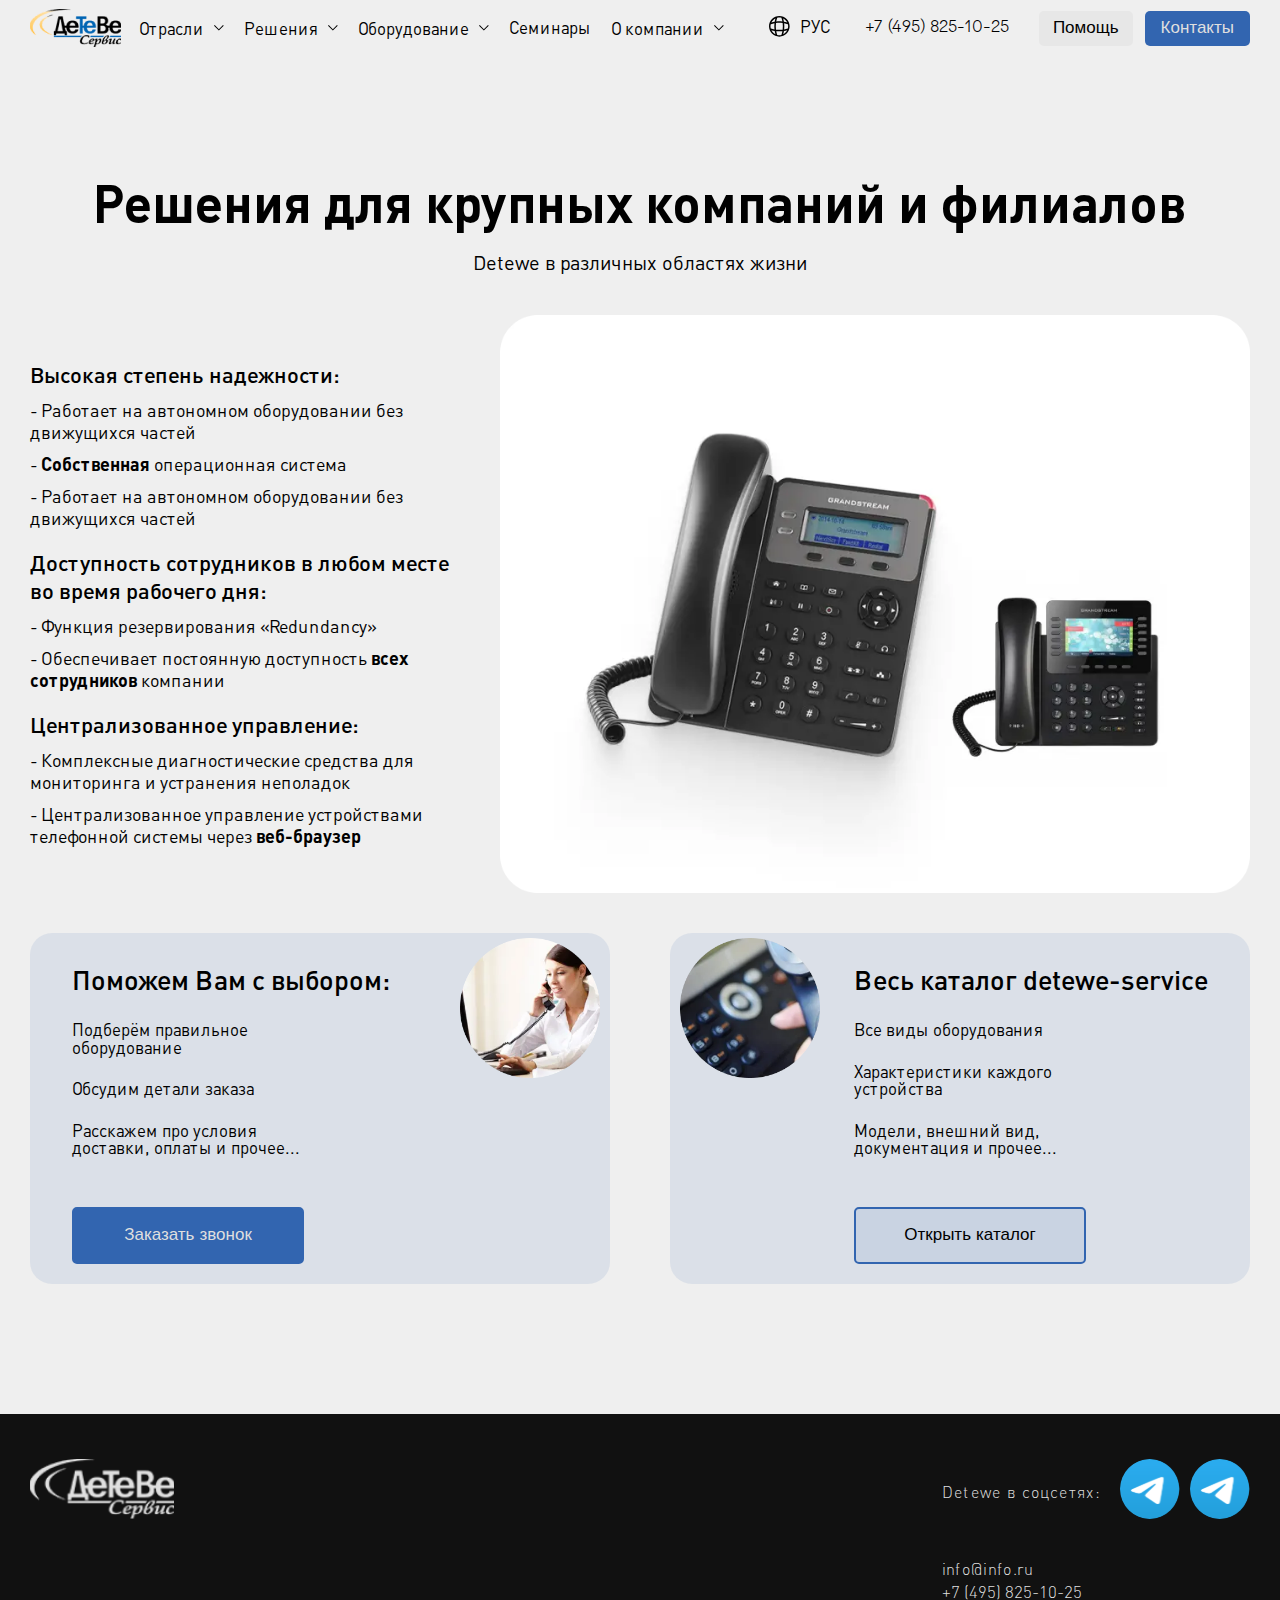
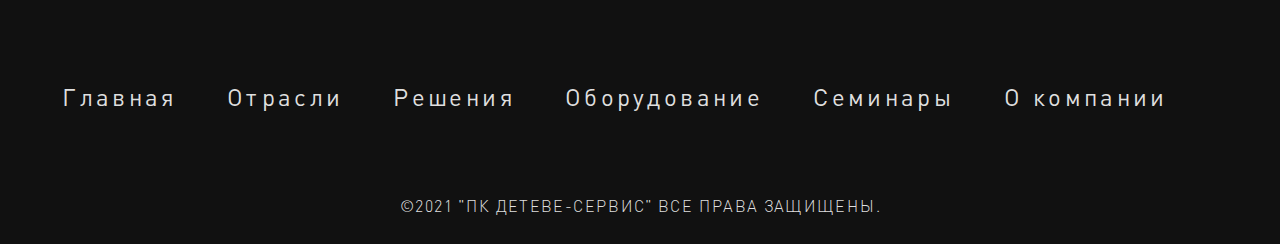
<file: solution_1.html>
<!DOCTYPE html>
<html>
<head>
  <meta charset="UTF-8">
  <meta http-equiv="x-ua-compatible" content="IE=edge">
  <meta name="viewport" content="width=device-width, initial-scale=1.0">
  <link rel="stylesheet" href="css/style.min.css?_v=20230425221922">
  <title>Решения для крупных компаний и филиалов</title>
</head>
<body>
<div class="wrapper">
  <header class="header">
  <div class="container">
    <div class="header_wrapper">
      <a class="logo" href="/">
        <img src="img/logo_black.svg" alt="logo">
      </a>
      <nav class="nav">
        <ul class="header_menu grey">
          <li class="dropdown_item">
            <a class="black" href="javascript:void(0)">
              Отрасли
              <svg class="desktop_arr black" width="10" height="10" viewBox="0 0 10 10" fill="none" xmlns="http://www.w3.org/2000/svg">
                <path fill-rule="evenodd" clip-rule="evenodd" d="M0 2.70711L0.707107 2L4.85355 6.14645L9 2L9.70711 2.70711L4.85355 7.56066L0 2.70711Z" fill="#fff"/>
              </svg>
            </a>
            <svg class="mobile_arr black" width="10" height="10" viewBox="0 0 10 10" fill="none" xmlns="http://www.w3.org/2000/svg">
              <path fill-rule="evenodd" clip-rule="evenodd" d="M0 2.70711L0.707107 2L4.85355 6.14645L9 2L9.70711 2.70711L4.85355 7.56066L0 2.70711Z" fill="#fff"/>
            </svg>
            <ul class="dropdown_menu grey">
              <li>
                <a class="black" href="javascript:void(0)">Энергетика</a>
              </li>
              <li>
                <a class="black" href="javascript:void(0)">Нефтегаз</a>
              </li>
              <li>
                <a class="black" href="javascript:void(0)">Госсектор</a>
              </li>
              <li>
                <a class="black" href="javascript:void(0)">Торговые сети</a>
              </li>
              <li>
                <a class="black" href="javascript:void(0)">Транспортный сектор</a>
              </li>
              <li>
                <a class="black" href="javascript:void(0)">Банковский сектор</a>
              </li>
              <li>
                <a class="black" href="javascript:void(0)">Здравоохранение</a>
              </li>
            </ul>
          </li>
          <li class="dropdown_item">
            <a class="black" href="javascript:void(0)">
              Решения
              <svg class="desktop_arr black" width="10" height="10" viewBox="0 0 10 10" fill="none" xmlns="http://www.w3.org/2000/svg">
                <path fill-rule="evenodd" clip-rule="evenodd" d="M0 2.70711L0.707107 2L4.85355 6.14645L9 2L9.70711 2.70711L4.85355 7.56066L0 2.70711Z" fill="#fff"/>
              </svg>
            </a>
            <svg class="mobile_arr black" width="10" height="10" viewBox="0 0 10 10" fill="none" xmlns="http://www.w3.org/2000/svg">
              <path fill-rule="evenodd" clip-rule="evenodd" d="M0 2.70711L0.707107 2L4.85355 6.14645L9 2L9.70711 2.70711L4.85355 7.56066L0 2.70711Z" fill="#fff"/>
            </svg>
            <ul class="dropdown_menu grey">
              <li>
                <a class="black" href="javascript:void(0)">Решения для крупных компаний и филиалов</a>
              </li>
              <li>
                <a class="black" href="javascript:void(0)">Решения для малого и среднего бизнеса</a>
              </li>
              <li>
                <a class="black" href="javascript:void(0)">Плавный переход на VoIP телефонную систему innovaphone АТС</a>
              </li>
              <li>
                <a class="black" href="javascript:void(0)">Объединение офисов в единую сеть</a>
              </li>
              <li>
                <a class="black" href="javascript:void(0)">Система определения местоположения абонента</a>
              </li>
              <li>
                <a class="black" href="javascript:void(0)">Система контроля выполнения технологических операций</a>
              </li>
              <li>
                <a class="black" href="javascript:void(0)">Система рассылки аварийных сообщений</a>
              </li>
              <li>
                <a class="black" href="javascript:void(0)">Умная палата LonBon</a>
              </li>
              <li>
                <a class="black" href="javascript:void(0)">Система палатной сигнализации Telligence</a>
              </li>
            </ul>
          </li>
          <li class="dropdown_item">
            <a class="black" href="javascript:void(0)">
              Оборудование
              <svg class="desktop_arr black" width="10" height="10" viewBox="0 0 10 10" fill="none" xmlns="http://www.w3.org/2000/svg">
                <path fill-rule="evenodd" clip-rule="evenodd" d="M0 2.70711L0.707107 2L4.85355 6.14645L9 2L9.70711 2.70711L4.85355 7.56066L0 2.70711Z" fill="#fff"/>
              </svg>
            </a>
            <svg class="mobile_arr black" width="10" height="10" viewBox="0 0 10 10" fill="none" xmlns="http://www.w3.org/2000/svg">
              <path fill-rule="evenodd" clip-rule="evenodd" d="M0 2.70711L0.707107 2L4.85355 6.14645L9 2L9.70711 2.70711L4.85355 7.56066L0 2.70711Z" fill="#fff"/>
            </svg>
            <ul class="dropdown_menu grey">
              <li>
                <a class="black" href="javascript:void(0)">IP телефония</a>
              </li>
              <li>
                <a class="black" href="javascript:void(0)">IP Dect</a>
              </li>
              <li>
                <a class="black" href="javascript:void(0)">Унифицированные коммуникации (UC)</a>
              </li>
              <li>
                <a class="black" href="javascript:void(0)">Умная палата LonBon</a>
              </li>
              <li>
                <a class="black" href="javascript:void(0)">Система палатной сигнализации Telligence</a>
              </li>
            </ul>
          </li>
          <li>
            <a class="black" href="javascript:void(0)">Семинары</a>
          </li>
          <li class="dropdown_item black">
            <a class="black" href="javascript:void(0)">
              О компании
              <svg class="desktop_arr black" width="10" height="10" viewBox="0 0 10 10" fill="none" xmlns="http://www.w3.org/2000/svg">
                <path fill-rule="evenodd" clip-rule="evenodd" d="M0 2.70711L0.707107 2L4.85355 6.14645L9 2L9.70711 2.70711L4.85355 7.56066L0 2.70711Z" fill="#fff"/>
              </svg>
            </a>
            <svg class="mobile_arr black" width="10" height="10" viewBox="0 0 10 10" fill="none" xmlns="http://www.w3.org/2000/svg">
              <path fill-rule="evenodd" clip-rule="evenodd" d="M0 2.70711L0.707107 2L4.85355 6.14645L9 2L9.70711 2.70711L4.85355 7.56066L0 2.70711Z" fill="#fff"/>
            </svg>
            <ul class="dropdown_menu grey">
              <li>
                <a class="black" href="javascript:void(0)">О нас</a>
              </li>
              <li>
                <a class="black" href="javascript:void(0)">Партнеры</a>
              </li>
              <li>
                <a class="black" href="javascript:void(0)">Лицензии, сертификаты, патенты</a>
              </li>
              <li>
                <a class="black" href="javascript:void(0)">Контакты и схема проезда</a>
              </li>
              <li>
                <a class="black" href="javascript:void(0)">Сотрудничество</a>
              </li>
            </ul>
          </li>
        </ul>
      </nav>
      <div class="header__info">
        <div class="language_changer">
          <a class="change_lang black" href="javascript:void(0);">
            <svg class="black" width="21" height="21" viewBox="0 0 21 21" fill="none" xmlns="http://www.w3.org/2000/svg">
              <mask id="mask0_35_53" style="mask-type:alpha" maskUnits="userSpaceOnUse" x="0" y="0" width="21" height="21">
                <path fill-rule="evenodd" clip-rule="evenodd" d="M0 10.3226C0 4.62143 4.62143 0 10.3226 0C16.0237 0 20.6452 4.62143 20.6452 10.3226C20.6452 16.0237 16.0237 20.6452 10.3226 20.6452C4.62143 20.6452 0 16.0237 0 10.3226ZM10.3226 1.5C9.59052 1.5 8.87929 1.58915 8.19915 1.75719C8.19494 1.82033 8.18271 1.88335 8.16222 1.94473C7.77569 3.10268 7.47147 4.28069 7.24956 5.47022C9.29195 5.24439 11.3532 5.24439 13.3956 5.47022C13.1737 4.28069 12.8695 3.10268 12.483 1.94473C12.4622 1.88258 12.4501 1.81962 12.4458 1.75715C11.7658 1.58914 11.0546 1.5 10.3226 1.5ZM13.6361 7.00911C11.4359 6.73142 9.20927 6.73142 7.00911 7.00911C6.73142 9.20927 6.73142 11.4359 7.00911 13.6361C9.20927 13.9138 11.4359 13.9138 13.6361 13.6361C13.9138 11.4359 13.9138 9.20927 13.6361 7.00911ZM15.175 13.3956C15.4008 11.3532 15.4008 9.29195 15.175 7.24956C16.3645 7.47147 17.5425 7.77569 18.7004 8.16222C18.7626 8.18297 18.8256 8.19512 18.888 8.19933C19.056 8.87942 19.1452 9.59059 19.1452 10.3226C19.1452 11.0547 19.056 11.7659 18.888 12.446C18.8248 12.4502 18.7618 12.4625 18.7004 12.483C17.5425 12.8695 16.3645 13.1737 15.175 13.3956ZM13.3956 15.175C11.3532 15.4008 9.29195 15.4008 7.24956 15.175C7.47147 16.3645 7.77569 17.5425 8.16222 18.7004C8.18271 18.7618 8.19494 18.8248 8.19915 18.888C8.87929 19.056 9.59052 19.1452 10.3226 19.1452C11.0546 19.1452 11.7658 19.056 12.4458 18.888C12.4501 18.8256 12.4622 18.7626 12.483 18.7004C12.8695 17.5425 13.1737 16.3645 13.3956 15.175ZM5.47022 13.3956C5.24439 11.3532 5.24439 9.29195 5.47022 7.24956C4.28069 7.47147 3.10268 7.77569 1.94473 8.16222C1.88258 8.18297 1.81962 8.19512 1.75715 8.19933C1.58914 8.87942 1.5 9.59059 1.5 10.3226C1.5 11.0547 1.58915 11.7659 1.75719 12.446C1.82033 12.4502 1.88335 12.4625 1.94473 12.483C3.10268 12.8695 4.28069 13.1737 5.47022 13.3956ZM2.44333 14.2962C2.44856 14.2695 2.45236 14.2422 2.45466 14.2145C3.52026 14.527 4.59986 14.7747 5.68766 14.9575C5.87052 16.0453 6.1182 17.1249 6.43071 18.1905C6.403 18.1928 6.37572 18.1966 6.34894 18.2019C4.66653 17.3517 3.29343 15.9786 2.44333 14.2962ZM2.39373 6.44866C3.4791 6.12767 4.57913 5.874 5.68766 5.68766C5.87052 4.59987 6.1182 3.52026 6.43071 2.45466C6.403 2.45236 6.37571 2.44856 6.34894 2.44333C4.63341 3.31017 3.23949 4.7208 2.39373 6.44866ZM14.9575 14.9575C16.0453 14.7747 17.1249 14.527 18.1905 14.2145C18.1928 14.2422 18.1966 14.2695 18.2019 14.2962C17.335 16.0118 15.9244 17.4057 14.1965 18.2514C14.5175 17.1661 14.7712 16.066 14.9575 14.9575ZM18.2514 6.44866C17.1661 6.12767 16.066 5.874 14.9575 5.68766C14.7712 4.57913 14.5175 3.4791 14.1965 2.39373C15.9577 3.25582 17.3894 4.68744 18.2514 6.44866Z" fill="black"/>
              </mask>
              <g mask="url(#mask0_35_53)">
                <rect x="-1.95679" y="-2.74893" width="27.7275" height="27.7275" fill="white"/>
              </g>
            </svg>
            <span>РУС</span>
          </a>
          <ul class="lang_list grey">
            <li><a class="link black" href="javascript:void(0);">БЕЛ</a></li>
            <li><a class="link black" href="javascript:void(0);">ENG</a></li>
          </ul>
        </div>
        <a class="header_tel black" href="tel:+7 (495) 825-10-25">
          +7 (495) 825-10-25
        </a>
        <div class="header__info_links">
          <a class="help black" href="javascript:void(0)">Помощь</a>
          <a href="javascript:void(0)">Контакты</a>
        </div>
        <a class="header_mobile__button black" href="javascript:void(0)">
          <span class="line black"></span>
        </a>
      </div>
    </div>
  </div>
</header>

  <main>
    <div class="solutions-page">
      <div class="container">
        <h1 class="title_h2">Решения для крупных компаний и филиалов</h1>
        <p class="sub_title">Detewe в различных областях жизни</p>
        <div class="solutions_wrapper">
              <div class="solutions_list">
                <h4>Высокая степень надежности:</h4>
                <ul>
                  <li>- Работает на автономном оборудовании без движущихся частей</li>
                  <li>- <b>Собственная </b> операционная система</li>
                  <li>- Работает на автономном оборудовании без движущихся частей</li>
                </ul>
                <h4>Доступность сотрудников в любом месте во время рабочего дня:</h4>
                <ul>
                  <li>- Функция резервирования «Redundancy»</li>
                  <li>- Обеспечивает постоянную доступность <b>всех сотрудников </b> компании</li>
                </ul>
                <h4>Централизованное управление:</h4>
                <ul>
                  <li>- Комплексные диагностические средства для мониторинга и устранения неполадок</li>
                  <li>- Централизованное управление устройствами телефонной системы через <b>веб-браузер</b></li>
                </ul>
              </div>
              <picture><source srcset="img/solut.webp" type="image/webp"><img src="img/solut.png" alt=""></picture>
            </div>
        <div class="solutions__helpers">
              <div class="help_wrapper">
                <div class="content">
                  <p class="title">Поможем Вам с выбором:</p>
                  <ul>
                    <li>Подберём правильное оборудование</li>
                    <li>Обсудим детали заказа</li>
                    <li>Расскажем про условия доставки, оплаты и прочее...</li>
                  </ul>
                  <a class="blue_link" href="javascript:void(0)">Заказать звонок</a>
                </div>
                <div class="image_block">
                  <picture><source srcset="img/tetya.webp" type="image/webp"><img src="img/tetya.png" alt=""></picture>
                </div>
              </div>
              <div class="help_wrapper">
                <div class="image_block">
                  <picture><source srcset="img/mobilka.webp" type="image/webp"><img src="img/mobilka.png" alt=""></picture>
                </div>
                <div class="right_content">
                  <p class="title">Весь каталог detewe-service</p>
                  <ul>
                    <li>Все виды оборудования</li>
                    <li>Характеристики каждого устройства</li>
                    <li>Модели, внешний вид, документация и прочее...</li>
                  </ul>
                  <a class="link" href="javascript:void(0)">Открыть каталог</a>
                </div>
              </div>
            </div>
      </div>
    </div>
  </main>

  <footer>
    <div class="container">
        <div class="footer_top">
            <a class="footer_logo" href="/">
                <picture><source srcset="img/footer_logo.webp" type="image/webp"><img src="img/footer_logo.png" alt="logo"></picture>
            </a>
            <div class="footer_links">
                <div class="social_links">
                    <p class="text">Detewe в соцсетях:</p>
                    <a class="link" href="javascript:void(0)">
                        <svg width="60" height="60" viewBox="0 0 60 60" fill="none" xmlns="http://www.w3.org/2000/svg" xmlns:xlink="http://www.w3.org/1999/xlink">
                            <ellipse cx="29.6875" cy="30" rx="29.6875" ry="30" fill="url(#pattern0)"/>
                            <defs>
                                <pattern id="pattern0" patternContentUnits="objectBoundingBox" width="1" height="1">
                                    <use xlink:href="#image0_5_103" transform="matrix(0.00197368 0 0 0.00195312 -0.00526316 0)"/>
                                </pattern>
                                <image id="image0_5_103" width="512" height="512" xlink:href="[data-uri]"/>
                            </defs>
                        </svg>
                    </a>
                    <a class="link" href="javascript:void(0)">
                        <svg width="60" height="60" viewBox="0 0 60 60" fill="none" xmlns="http://www.w3.org/2000/svg" xmlns:xlink="http://www.w3.org/1999/xlink">
                            <ellipse cx="29.6875" cy="30" rx="29.6875" ry="30" fill="url(#pattern0)"/>
                            <defs>
                                <pattern id="pattern0" patternContentUnits="objectBoundingBox" width="1" height="1">
                                    <use xlink:href="#image0_5_103" transform="matrix(0.00197368 0 0 0.00195312 -0.00526316 0)"/>
                                </pattern>
                                <image id="image0_5_103" width="512" height="512" xlink:href="[data-uri]"/>
                            </defs>
                        </svg>
                    </a>
                </div>
                <div class="footer_contacts">
                    <a class="mail" href="mailto:info@info.ru">info@info.ru</a>
                    <a class="tel" href="tel:+7 (495) 825-10-25">+7 (495) 825-10-25</a>
                </div>
            </div>
        </div>

        <nav class="nav">
            <ul class="footer__menu">
                <li>
                    <a href="javascript:void(0)">Главная</a>
                </li>
                <li>
                    <a href="javascript:void(0)">Отрасли</a>
                </li>
                <li>
                    <a href="javascript:void(0)">Решения</a>
                </li>
                <li>
                    <a href="javascript:void(0)">Оборудование</a>
                </li>
                <li>
                    <a href="javascript:void(0)">Семинары</a>
                </li>
                <li>
                    <a href="javascript:void(0)">О компании</a>
                </li>
            </ul>
        </nav>

        <p class="copyright">©2021 "ПК ДЕТЕВЕ-СЕРВИС" ВСЕ ПРАВА ЗАЩИЩЕНЫ.</p>
    </div>
</footer>
</div>
<script src="js/jquery-3.4.1.min.js?_v=20230425221922"></script>
<script src="js/lightslider.min.js?_v=20230425221922"></script>
<script src="js/owl.carousel.min.js?_v=20230425221922"></script>
<script src="js/fancy.min.js?_v=20230425221922"></script>
<script src="js/app.min.js?_v=20230425221922"></script>
</body>
</html>
</file>
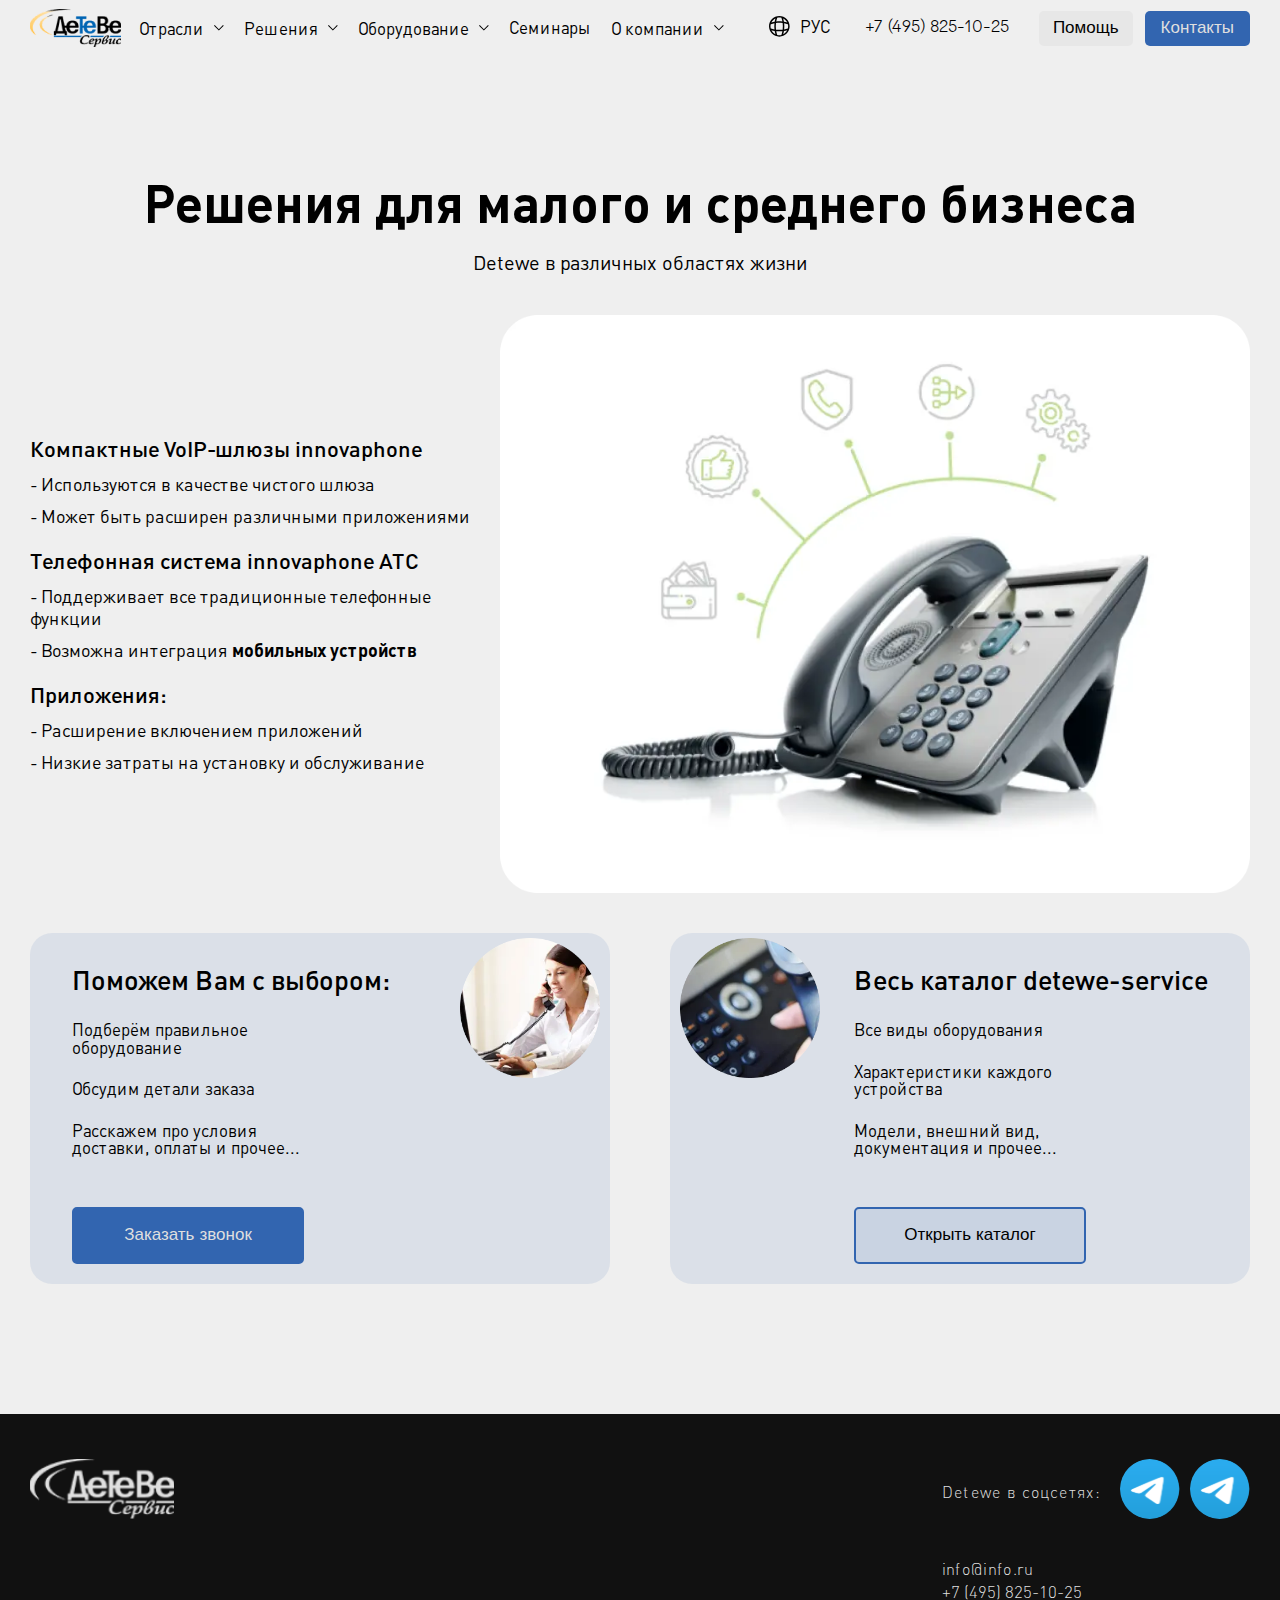
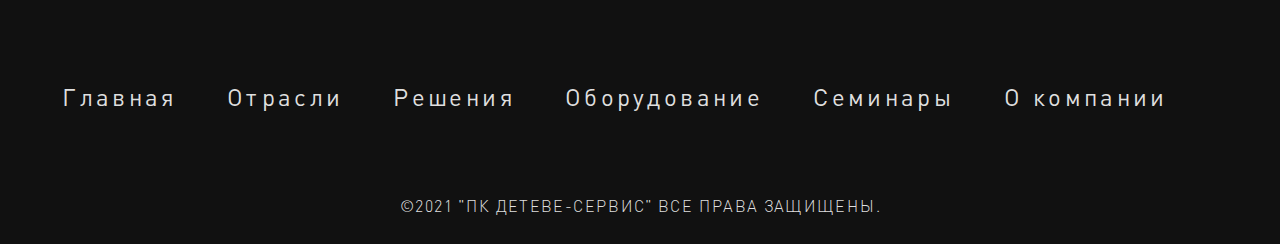
<file: solution_2.html>
<!DOCTYPE html>
<html>
<head>
  <meta charset="UTF-8">
  <meta http-equiv="x-ua-compatible" content="IE=edge">
  <meta name="viewport" content="width=device-width, initial-scale=1.0">
  <link rel="stylesheet" href="css/style.min.css?_v=20230425221922">
  <title>Решения для малого и среднего бизнеса</title>
</head>
<body>
<div class="wrapper">
    <header class="header">
  <div class="container">
    <div class="header_wrapper">
      <a class="logo" href="/">
        <img src="img/logo_black.svg" alt="logo">
      </a>
      <nav class="nav">
        <ul class="header_menu grey">
          <li class="dropdown_item">
            <a class="black" href="javascript:void(0)">
              Отрасли
              <svg class="desktop_arr black" width="10" height="10" viewBox="0 0 10 10" fill="none" xmlns="http://www.w3.org/2000/svg">
                <path fill-rule="evenodd" clip-rule="evenodd" d="M0 2.70711L0.707107 2L4.85355 6.14645L9 2L9.70711 2.70711L4.85355 7.56066L0 2.70711Z" fill="#fff"/>
              </svg>
            </a>
            <svg class="mobile_arr black" width="10" height="10" viewBox="0 0 10 10" fill="none" xmlns="http://www.w3.org/2000/svg">
              <path fill-rule="evenodd" clip-rule="evenodd" d="M0 2.70711L0.707107 2L4.85355 6.14645L9 2L9.70711 2.70711L4.85355 7.56066L0 2.70711Z" fill="#fff"/>
            </svg>
            <ul class="dropdown_menu grey">
              <li>
                <a class="black" href="javascript:void(0)">Энергетика</a>
              </li>
              <li>
                <a class="black" href="javascript:void(0)">Нефтегаз</a>
              </li>
              <li>
                <a class="black" href="javascript:void(0)">Госсектор</a>
              </li>
              <li>
                <a class="black" href="javascript:void(0)">Торговые сети</a>
              </li>
              <li>
                <a class="black" href="javascript:void(0)">Транспортный сектор</a>
              </li>
              <li>
                <a class="black" href="javascript:void(0)">Банковский сектор</a>
              </li>
              <li>
                <a class="black" href="javascript:void(0)">Здравоохранение</a>
              </li>
            </ul>
          </li>
          <li class="dropdown_item">
            <a class="black" href="javascript:void(0)">
              Решения
              <svg class="desktop_arr black" width="10" height="10" viewBox="0 0 10 10" fill="none" xmlns="http://www.w3.org/2000/svg">
                <path fill-rule="evenodd" clip-rule="evenodd" d="M0 2.70711L0.707107 2L4.85355 6.14645L9 2L9.70711 2.70711L4.85355 7.56066L0 2.70711Z" fill="#fff"/>
              </svg>
            </a>
            <svg class="mobile_arr black" width="10" height="10" viewBox="0 0 10 10" fill="none" xmlns="http://www.w3.org/2000/svg">
              <path fill-rule="evenodd" clip-rule="evenodd" d="M0 2.70711L0.707107 2L4.85355 6.14645L9 2L9.70711 2.70711L4.85355 7.56066L0 2.70711Z" fill="#fff"/>
            </svg>
            <ul class="dropdown_menu grey">
              <li>
                <a class="black" href="javascript:void(0)">Решения для крупных компаний и филиалов</a>
              </li>
              <li>
                <a class="black" href="javascript:void(0)">Решения для малого и среднего бизнеса</a>
              </li>
              <li>
                <a class="black" href="javascript:void(0)">Плавный переход на VoIP телефонную систему innovaphone АТС</a>
              </li>
              <li>
                <a class="black" href="javascript:void(0)">Объединение офисов в единую сеть</a>
              </li>
              <li>
                <a class="black" href="javascript:void(0)">Система определения местоположения абонента</a>
              </li>
              <li>
                <a class="black" href="javascript:void(0)">Система контроля выполнения технологических операций</a>
              </li>
              <li>
                <a class="black" href="javascript:void(0)">Система рассылки аварийных сообщений</a>
              </li>
              <li>
                <a class="black" href="javascript:void(0)">Умная палата LonBon</a>
              </li>
              <li>
                <a class="black" href="javascript:void(0)">Система палатной сигнализации Telligence</a>
              </li>
            </ul>
          </li>
          <li class="dropdown_item">
            <a class="black" href="javascript:void(0)">
              Оборудование
              <svg class="desktop_arr black" width="10" height="10" viewBox="0 0 10 10" fill="none" xmlns="http://www.w3.org/2000/svg">
                <path fill-rule="evenodd" clip-rule="evenodd" d="M0 2.70711L0.707107 2L4.85355 6.14645L9 2L9.70711 2.70711L4.85355 7.56066L0 2.70711Z" fill="#fff"/>
              </svg>
            </a>
            <svg class="mobile_arr black" width="10" height="10" viewBox="0 0 10 10" fill="none" xmlns="http://www.w3.org/2000/svg">
              <path fill-rule="evenodd" clip-rule="evenodd" d="M0 2.70711L0.707107 2L4.85355 6.14645L9 2L9.70711 2.70711L4.85355 7.56066L0 2.70711Z" fill="#fff"/>
            </svg>
            <ul class="dropdown_menu grey">
              <li>
                <a class="black" href="javascript:void(0)">IP телефония</a>
              </li>
              <li>
                <a class="black" href="javascript:void(0)">IP Dect</a>
              </li>
              <li>
                <a class="black" href="javascript:void(0)">Унифицированные коммуникации (UC)</a>
              </li>
              <li>
                <a class="black" href="javascript:void(0)">Умная палата LonBon</a>
              </li>
              <li>
                <a class="black" href="javascript:void(0)">Система палатной сигнализации Telligence</a>
              </li>
            </ul>
          </li>
          <li>
            <a class="black" href="javascript:void(0)">Семинары</a>
          </li>
          <li class="dropdown_item black">
            <a class="black" href="javascript:void(0)">
              О компании
              <svg class="desktop_arr black" width="10" height="10" viewBox="0 0 10 10" fill="none" xmlns="http://www.w3.org/2000/svg">
                <path fill-rule="evenodd" clip-rule="evenodd" d="M0 2.70711L0.707107 2L4.85355 6.14645L9 2L9.70711 2.70711L4.85355 7.56066L0 2.70711Z" fill="#fff"/>
              </svg>
            </a>
            <svg class="mobile_arr black" width="10" height="10" viewBox="0 0 10 10" fill="none" xmlns="http://www.w3.org/2000/svg">
              <path fill-rule="evenodd" clip-rule="evenodd" d="M0 2.70711L0.707107 2L4.85355 6.14645L9 2L9.70711 2.70711L4.85355 7.56066L0 2.70711Z" fill="#fff"/>
            </svg>
            <ul class="dropdown_menu grey">
              <li>
                <a class="black" href="javascript:void(0)">О нас</a>
              </li>
              <li>
                <a class="black" href="javascript:void(0)">Партнеры</a>
              </li>
              <li>
                <a class="black" href="javascript:void(0)">Лицензии, сертификаты, патенты</a>
              </li>
              <li>
                <a class="black" href="javascript:void(0)">Контакты и схема проезда</a>
              </li>
              <li>
                <a class="black" href="javascript:void(0)">Сотрудничество</a>
              </li>
            </ul>
          </li>
        </ul>
      </nav>
      <div class="header__info">
        <div class="language_changer">
          <a class="change_lang black" href="javascript:void(0);">
            <svg class="black" width="21" height="21" viewBox="0 0 21 21" fill="none" xmlns="http://www.w3.org/2000/svg">
              <mask id="mask0_35_53" style="mask-type:alpha" maskUnits="userSpaceOnUse" x="0" y="0" width="21" height="21">
                <path fill-rule="evenodd" clip-rule="evenodd" d="M0 10.3226C0 4.62143 4.62143 0 10.3226 0C16.0237 0 20.6452 4.62143 20.6452 10.3226C20.6452 16.0237 16.0237 20.6452 10.3226 20.6452C4.62143 20.6452 0 16.0237 0 10.3226ZM10.3226 1.5C9.59052 1.5 8.87929 1.58915 8.19915 1.75719C8.19494 1.82033 8.18271 1.88335 8.16222 1.94473C7.77569 3.10268 7.47147 4.28069 7.24956 5.47022C9.29195 5.24439 11.3532 5.24439 13.3956 5.47022C13.1737 4.28069 12.8695 3.10268 12.483 1.94473C12.4622 1.88258 12.4501 1.81962 12.4458 1.75715C11.7658 1.58914 11.0546 1.5 10.3226 1.5ZM13.6361 7.00911C11.4359 6.73142 9.20927 6.73142 7.00911 7.00911C6.73142 9.20927 6.73142 11.4359 7.00911 13.6361C9.20927 13.9138 11.4359 13.9138 13.6361 13.6361C13.9138 11.4359 13.9138 9.20927 13.6361 7.00911ZM15.175 13.3956C15.4008 11.3532 15.4008 9.29195 15.175 7.24956C16.3645 7.47147 17.5425 7.77569 18.7004 8.16222C18.7626 8.18297 18.8256 8.19512 18.888 8.19933C19.056 8.87942 19.1452 9.59059 19.1452 10.3226C19.1452 11.0547 19.056 11.7659 18.888 12.446C18.8248 12.4502 18.7618 12.4625 18.7004 12.483C17.5425 12.8695 16.3645 13.1737 15.175 13.3956ZM13.3956 15.175C11.3532 15.4008 9.29195 15.4008 7.24956 15.175C7.47147 16.3645 7.77569 17.5425 8.16222 18.7004C8.18271 18.7618 8.19494 18.8248 8.19915 18.888C8.87929 19.056 9.59052 19.1452 10.3226 19.1452C11.0546 19.1452 11.7658 19.056 12.4458 18.888C12.4501 18.8256 12.4622 18.7626 12.483 18.7004C12.8695 17.5425 13.1737 16.3645 13.3956 15.175ZM5.47022 13.3956C5.24439 11.3532 5.24439 9.29195 5.47022 7.24956C4.28069 7.47147 3.10268 7.77569 1.94473 8.16222C1.88258 8.18297 1.81962 8.19512 1.75715 8.19933C1.58914 8.87942 1.5 9.59059 1.5 10.3226C1.5 11.0547 1.58915 11.7659 1.75719 12.446C1.82033 12.4502 1.88335 12.4625 1.94473 12.483C3.10268 12.8695 4.28069 13.1737 5.47022 13.3956ZM2.44333 14.2962C2.44856 14.2695 2.45236 14.2422 2.45466 14.2145C3.52026 14.527 4.59986 14.7747 5.68766 14.9575C5.87052 16.0453 6.1182 17.1249 6.43071 18.1905C6.403 18.1928 6.37572 18.1966 6.34894 18.2019C4.66653 17.3517 3.29343 15.9786 2.44333 14.2962ZM2.39373 6.44866C3.4791 6.12767 4.57913 5.874 5.68766 5.68766C5.87052 4.59987 6.1182 3.52026 6.43071 2.45466C6.403 2.45236 6.37571 2.44856 6.34894 2.44333C4.63341 3.31017 3.23949 4.7208 2.39373 6.44866ZM14.9575 14.9575C16.0453 14.7747 17.1249 14.527 18.1905 14.2145C18.1928 14.2422 18.1966 14.2695 18.2019 14.2962C17.335 16.0118 15.9244 17.4057 14.1965 18.2514C14.5175 17.1661 14.7712 16.066 14.9575 14.9575ZM18.2514 6.44866C17.1661 6.12767 16.066 5.874 14.9575 5.68766C14.7712 4.57913 14.5175 3.4791 14.1965 2.39373C15.9577 3.25582 17.3894 4.68744 18.2514 6.44866Z" fill="black"/>
              </mask>
              <g mask="url(#mask0_35_53)">
                <rect x="-1.95679" y="-2.74893" width="27.7275" height="27.7275" fill="white"/>
              </g>
            </svg>
            <span>РУС</span>
          </a>
          <ul class="lang_list grey">
            <li><a class="link black" href="javascript:void(0);">БЕЛ</a></li>
            <li><a class="link black" href="javascript:void(0);">ENG</a></li>
          </ul>
        </div>
        <a class="header_tel black" href="tel:+7 (495) 825-10-25">
          +7 (495) 825-10-25
        </a>
        <div class="header__info_links">
          <a class="help black" href="javascript:void(0)">Помощь</a>
          <a href="javascript:void(0)">Контакты</a>
        </div>
        <a class="header_mobile__button black" href="javascript:void(0)">
          <span class="line black"></span>
        </a>
      </div>
    </div>
  </div>
</header>

    <main>
        <div class="solutions-page">
            <div class="container">
                <h1 class="title_h2">Решения для малого и среднего бизнеса</h1>
                <p class="sub_title">Detewe в различных областях жизни</p>
                <div class="solutions_wrapper">
                    <div class="solutions_list">
                        <h4>Компактные VoIP-шлюзы innovaphone</h4>
                        <ul>
                            <li>- Используются в качестве чистого шлюза</li>
                            <li>- Может быть расширен различными приложениями</li>
                        </ul>
                        <h4>Телефонная система innovaphone АТС</h4>
                        <ul>
                            <li>- Поддерживает все традиционные телефонные функции</li>
                            <li>- Возможна интеграция <b>мобильных устройств</b></li>
                        </ul>
                        <h4>Приложения:</h4>
                        <ul>
                            <li>- Расширение включением приложений</li>
                            <li>- Низкие затраты на установку и обслуживание</li>
                        </ul>
                    </div>
                    <picture><source srcset="img/sol_2.webp" type="image/webp"><img src="img/sol_2.png" alt=""></picture>
                </div>
                <div class="solutions__helpers">
                    <div class="help_wrapper">
                        <div class="content">
                            <p class="title">Поможем Вам с выбором:</p>
                            <ul>
                                <li>Подберём правильное оборудование</li>
                                <li>Обсудим детали заказа</li>
                                <li>Расскажем про условия доставки, оплаты и прочее...</li>
                            </ul>
                            <a class="blue_link" href="javascript:void(0)">Заказать звонок</a>
                        </div>
                        <div class="image_block">
                            <picture><source srcset="img/tetya.webp" type="image/webp"><img src="img/tetya.png" alt=""></picture>
                        </div>
                    </div>
                    <div class="help_wrapper">
                        <div class="image_block">
                            <picture><source srcset="img/mobilka.webp" type="image/webp"><img src="img/mobilka.png" alt=""></picture>
                        </div>
                        <div class="right_content">
                            <p class="title">Весь каталог detewe-service</p>
                            <ul>
                                <li>Все виды оборудования</li>
                                <li>Характеристики каждого устройства</li>
                                <li>Модели, внешний вид, документация и прочее...</li>
                            </ul>
                            <a class="link" href="javascript:void(0)">Открыть каталог</a>
                        </div>
                    </div>
                </div>
            </div>
        </div>
    </main>

    <footer>
    <div class="container">
        <div class="footer_top">
            <a class="footer_logo" href="/">
                <picture><source srcset="img/footer_logo.webp" type="image/webp"><img src="img/footer_logo.png" alt="logo"></picture>
            </a>
            <div class="footer_links">
                <div class="social_links">
                    <p class="text">Detewe в соцсетях:</p>
                    <a class="link" href="javascript:void(0)">
                        <svg width="60" height="60" viewBox="0 0 60 60" fill="none" xmlns="http://www.w3.org/2000/svg" xmlns:xlink="http://www.w3.org/1999/xlink">
                            <ellipse cx="29.6875" cy="30" rx="29.6875" ry="30" fill="url(#pattern0)"/>
                            <defs>
                                <pattern id="pattern0" patternContentUnits="objectBoundingBox" width="1" height="1">
                                    <use xlink:href="#image0_5_103" transform="matrix(0.00197368 0 0 0.00195312 -0.00526316 0)"/>
                                </pattern>
                                <image id="image0_5_103" width="512" height="512" xlink:href="[data-uri]"/>
                            </defs>
                        </svg>
                    </a>
                    <a class="link" href="javascript:void(0)">
                        <svg width="60" height="60" viewBox="0 0 60 60" fill="none" xmlns="http://www.w3.org/2000/svg" xmlns:xlink="http://www.w3.org/1999/xlink">
                            <ellipse cx="29.6875" cy="30" rx="29.6875" ry="30" fill="url(#pattern0)"/>
                            <defs>
                                <pattern id="pattern0" patternContentUnits="objectBoundingBox" width="1" height="1">
                                    <use xlink:href="#image0_5_103" transform="matrix(0.00197368 0 0 0.00195312 -0.00526316 0)"/>
                                </pattern>
                                <image id="image0_5_103" width="512" height="512" xlink:href="[data-uri]"/>
                            </defs>
                        </svg>
                    </a>
                </div>
                <div class="footer_contacts">
                    <a class="mail" href="mailto:info@info.ru">info@info.ru</a>
                    <a class="tel" href="tel:+7 (495) 825-10-25">+7 (495) 825-10-25</a>
                </div>
            </div>
        </div>

        <nav class="nav">
            <ul class="footer__menu">
                <li>
                    <a href="javascript:void(0)">Главная</a>
                </li>
                <li>
                    <a href="javascript:void(0)">Отрасли</a>
                </li>
                <li>
                    <a href="javascript:void(0)">Решения</a>
                </li>
                <li>
                    <a href="javascript:void(0)">Оборудование</a>
                </li>
                <li>
                    <a href="javascript:void(0)">Семинары</a>
                </li>
                <li>
                    <a href="javascript:void(0)">О компании</a>
                </li>
            </ul>
        </nav>

        <p class="copyright">©2021 "ПК ДЕТЕВЕ-СЕРВИС" ВСЕ ПРАВА ЗАЩИЩЕНЫ.</p>
    </div>
</footer>
</div>
<script src="js/jquery-3.4.1.min.js?_v=20230425221922"></script>
<script src="js/lightslider.min.js?_v=20230425221922"></script>
<script src="js/owl.carousel.min.js?_v=20230425221922"></script>
<script src="js/fancy.min.js?_v=20230425221922"></script>
<script src="js/app.min.js?_v=20230425221922"></script>
</body>
</html>
</file>
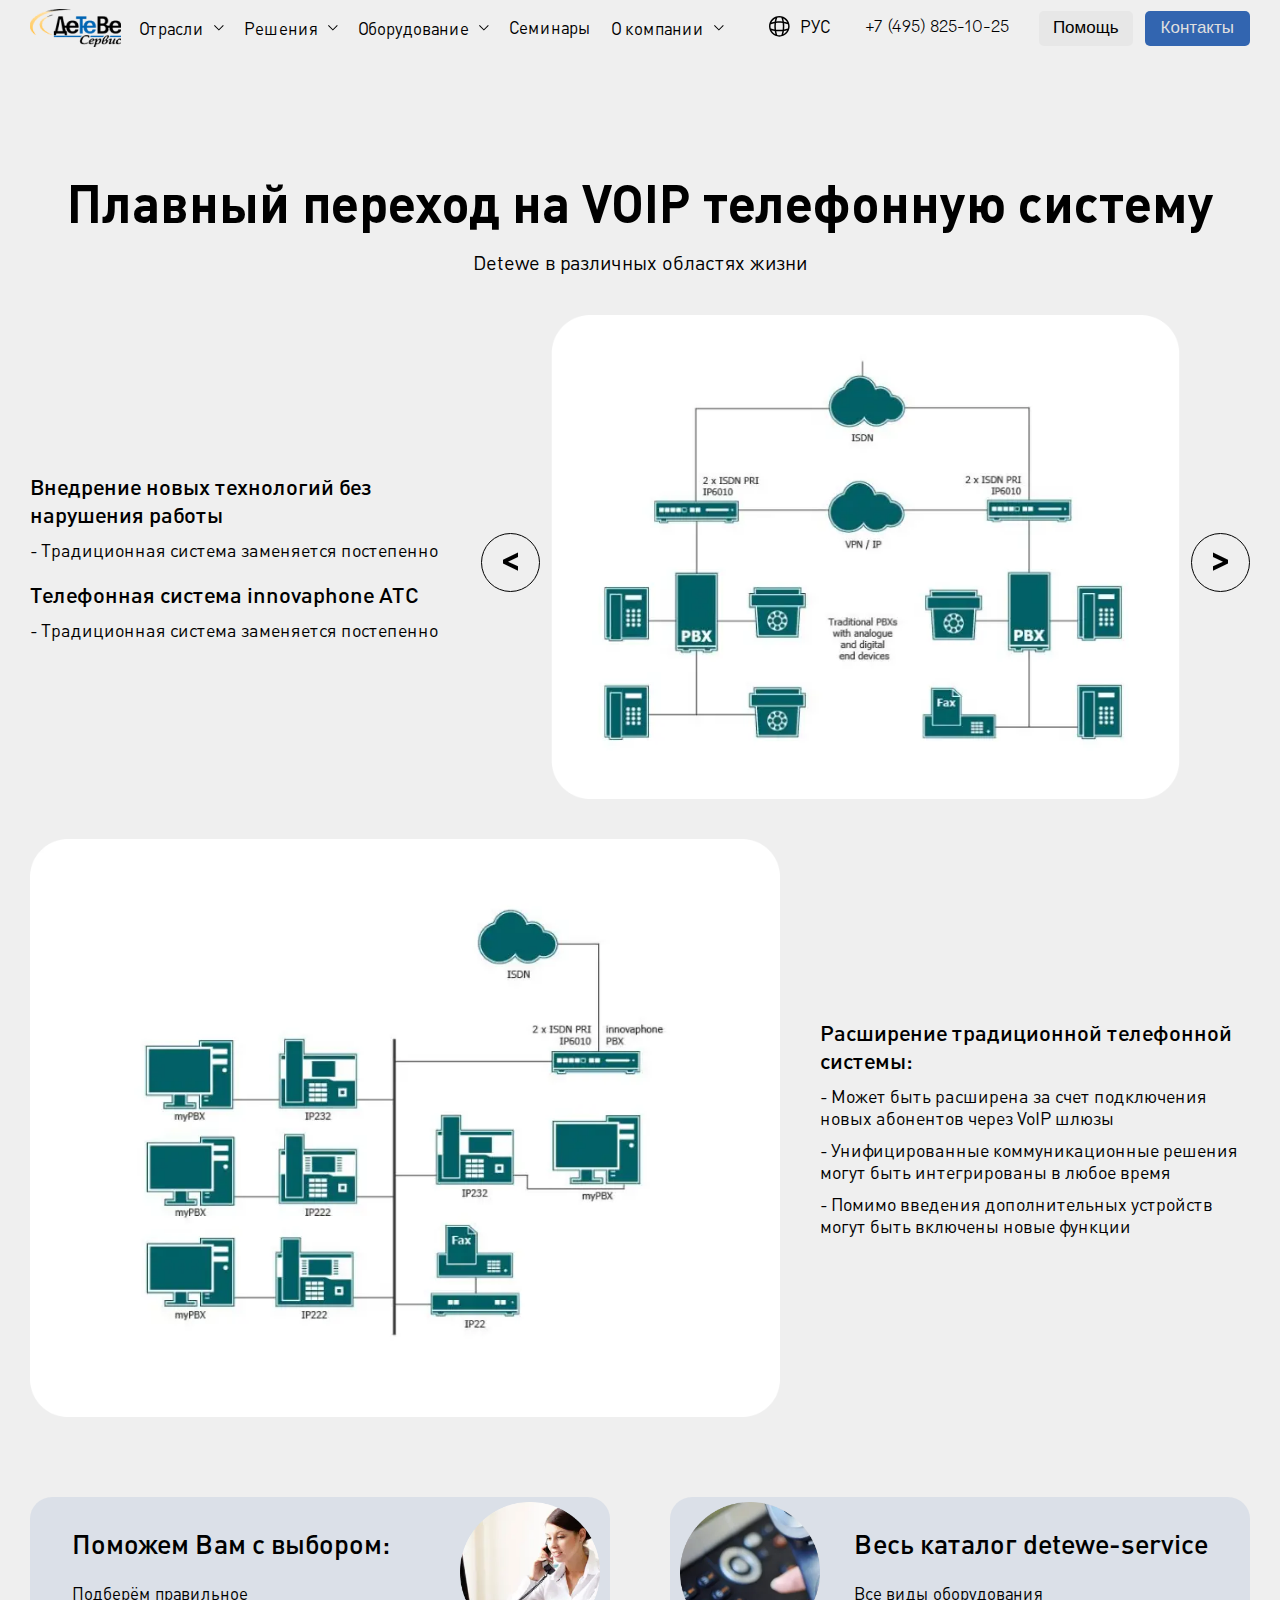
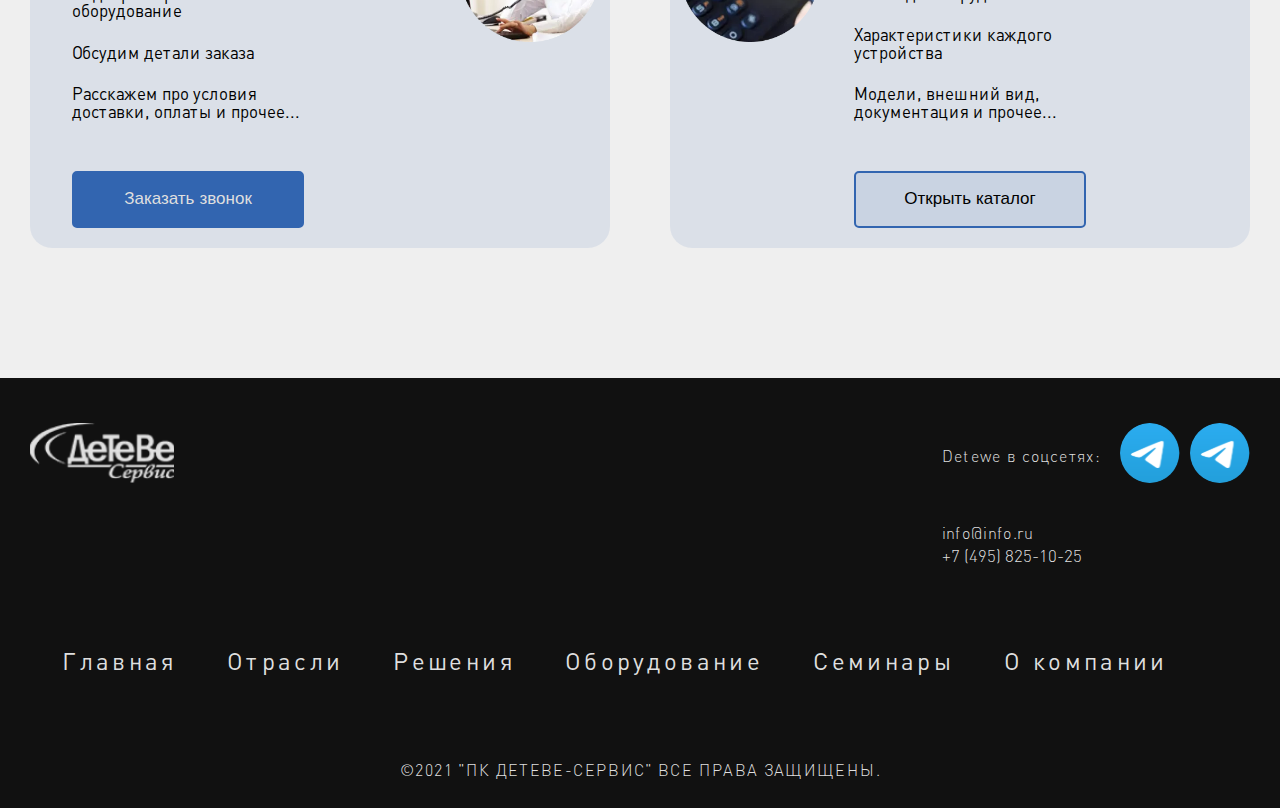
<file: solution_3.html>
<!DOCTYPE html>
<html>
<head>
  <meta charset="UTF-8">
  <meta http-equiv="x-ua-compatible" content="IE=edge">
  <meta name="viewport" content="width=device-width, initial-scale=1.0">
  <link rel="stylesheet" href="css/style.min.css?_v=20230425221922">
  <title>Плавный переход на VOIP телефонную систему</title>
</head>
<body>
<div class="wrapper">
    <header class="header">
  <div class="container">
    <div class="header_wrapper">
      <a class="logo" href="/">
        <img src="img/logo_black.svg" alt="logo">
      </a>
      <nav class="nav">
        <ul class="header_menu grey">
          <li class="dropdown_item">
            <a class="black" href="javascript:void(0)">
              Отрасли
              <svg class="desktop_arr black" width="10" height="10" viewBox="0 0 10 10" fill="none" xmlns="http://www.w3.org/2000/svg">
                <path fill-rule="evenodd" clip-rule="evenodd" d="M0 2.70711L0.707107 2L4.85355 6.14645L9 2L9.70711 2.70711L4.85355 7.56066L0 2.70711Z" fill="#fff"/>
              </svg>
            </a>
            <svg class="mobile_arr black" width="10" height="10" viewBox="0 0 10 10" fill="none" xmlns="http://www.w3.org/2000/svg">
              <path fill-rule="evenodd" clip-rule="evenodd" d="M0 2.70711L0.707107 2L4.85355 6.14645L9 2L9.70711 2.70711L4.85355 7.56066L0 2.70711Z" fill="#fff"/>
            </svg>
            <ul class="dropdown_menu grey">
              <li>
                <a class="black" href="javascript:void(0)">Энергетика</a>
              </li>
              <li>
                <a class="black" href="javascript:void(0)">Нефтегаз</a>
              </li>
              <li>
                <a class="black" href="javascript:void(0)">Госсектор</a>
              </li>
              <li>
                <a class="black" href="javascript:void(0)">Торговые сети</a>
              </li>
              <li>
                <a class="black" href="javascript:void(0)">Транспортный сектор</a>
              </li>
              <li>
                <a class="black" href="javascript:void(0)">Банковский сектор</a>
              </li>
              <li>
                <a class="black" href="javascript:void(0)">Здравоохранение</a>
              </li>
            </ul>
          </li>
          <li class="dropdown_item">
            <a class="black" href="javascript:void(0)">
              Решения
              <svg class="desktop_arr black" width="10" height="10" viewBox="0 0 10 10" fill="none" xmlns="http://www.w3.org/2000/svg">
                <path fill-rule="evenodd" clip-rule="evenodd" d="M0 2.70711L0.707107 2L4.85355 6.14645L9 2L9.70711 2.70711L4.85355 7.56066L0 2.70711Z" fill="#fff"/>
              </svg>
            </a>
            <svg class="mobile_arr black" width="10" height="10" viewBox="0 0 10 10" fill="none" xmlns="http://www.w3.org/2000/svg">
              <path fill-rule="evenodd" clip-rule="evenodd" d="M0 2.70711L0.707107 2L4.85355 6.14645L9 2L9.70711 2.70711L4.85355 7.56066L0 2.70711Z" fill="#fff"/>
            </svg>
            <ul class="dropdown_menu grey">
              <li>
                <a class="black" href="javascript:void(0)">Решения для крупных компаний и филиалов</a>
              </li>
              <li>
                <a class="black" href="javascript:void(0)">Решения для малого и среднего бизнеса</a>
              </li>
              <li>
                <a class="black" href="javascript:void(0)">Плавный переход на VoIP телефонную систему innovaphone АТС</a>
              </li>
              <li>
                <a class="black" href="javascript:void(0)">Объединение офисов в единую сеть</a>
              </li>
              <li>
                <a class="black" href="javascript:void(0)">Система определения местоположения абонента</a>
              </li>
              <li>
                <a class="black" href="javascript:void(0)">Система контроля выполнения технологических операций</a>
              </li>
              <li>
                <a class="black" href="javascript:void(0)">Система рассылки аварийных сообщений</a>
              </li>
              <li>
                <a class="black" href="javascript:void(0)">Умная палата LonBon</a>
              </li>
              <li>
                <a class="black" href="javascript:void(0)">Система палатной сигнализации Telligence</a>
              </li>
            </ul>
          </li>
          <li class="dropdown_item">
            <a class="black" href="javascript:void(0)">
              Оборудование
              <svg class="desktop_arr black" width="10" height="10" viewBox="0 0 10 10" fill="none" xmlns="http://www.w3.org/2000/svg">
                <path fill-rule="evenodd" clip-rule="evenodd" d="M0 2.70711L0.707107 2L4.85355 6.14645L9 2L9.70711 2.70711L4.85355 7.56066L0 2.70711Z" fill="#fff"/>
              </svg>
            </a>
            <svg class="mobile_arr black" width="10" height="10" viewBox="0 0 10 10" fill="none" xmlns="http://www.w3.org/2000/svg">
              <path fill-rule="evenodd" clip-rule="evenodd" d="M0 2.70711L0.707107 2L4.85355 6.14645L9 2L9.70711 2.70711L4.85355 7.56066L0 2.70711Z" fill="#fff"/>
            </svg>
            <ul class="dropdown_menu grey">
              <li>
                <a class="black" href="javascript:void(0)">IP телефония</a>
              </li>
              <li>
                <a class="black" href="javascript:void(0)">IP Dect</a>
              </li>
              <li>
                <a class="black" href="javascript:void(0)">Унифицированные коммуникации (UC)</a>
              </li>
              <li>
                <a class="black" href="javascript:void(0)">Умная палата LonBon</a>
              </li>
              <li>
                <a class="black" href="javascript:void(0)">Система палатной сигнализации Telligence</a>
              </li>
            </ul>
          </li>
          <li>
            <a class="black" href="javascript:void(0)">Семинары</a>
          </li>
          <li class="dropdown_item black">
            <a class="black" href="javascript:void(0)">
              О компании
              <svg class="desktop_arr black" width="10" height="10" viewBox="0 0 10 10" fill="none" xmlns="http://www.w3.org/2000/svg">
                <path fill-rule="evenodd" clip-rule="evenodd" d="M0 2.70711L0.707107 2L4.85355 6.14645L9 2L9.70711 2.70711L4.85355 7.56066L0 2.70711Z" fill="#fff"/>
              </svg>
            </a>
            <svg class="mobile_arr black" width="10" height="10" viewBox="0 0 10 10" fill="none" xmlns="http://www.w3.org/2000/svg">
              <path fill-rule="evenodd" clip-rule="evenodd" d="M0 2.70711L0.707107 2L4.85355 6.14645L9 2L9.70711 2.70711L4.85355 7.56066L0 2.70711Z" fill="#fff"/>
            </svg>
            <ul class="dropdown_menu grey">
              <li>
                <a class="black" href="javascript:void(0)">О нас</a>
              </li>
              <li>
                <a class="black" href="javascript:void(0)">Партнеры</a>
              </li>
              <li>
                <a class="black" href="javascript:void(0)">Лицензии, сертификаты, патенты</a>
              </li>
              <li>
                <a class="black" href="javascript:void(0)">Контакты и схема проезда</a>
              </li>
              <li>
                <a class="black" href="javascript:void(0)">Сотрудничество</a>
              </li>
            </ul>
          </li>
        </ul>
      </nav>
      <div class="header__info">
        <div class="language_changer">
          <a class="change_lang black" href="javascript:void(0);">
            <svg class="black" width="21" height="21" viewBox="0 0 21 21" fill="none" xmlns="http://www.w3.org/2000/svg">
              <mask id="mask0_35_53" style="mask-type:alpha" maskUnits="userSpaceOnUse" x="0" y="0" width="21" height="21">
                <path fill-rule="evenodd" clip-rule="evenodd" d="M0 10.3226C0 4.62143 4.62143 0 10.3226 0C16.0237 0 20.6452 4.62143 20.6452 10.3226C20.6452 16.0237 16.0237 20.6452 10.3226 20.6452C4.62143 20.6452 0 16.0237 0 10.3226ZM10.3226 1.5C9.59052 1.5 8.87929 1.58915 8.19915 1.75719C8.19494 1.82033 8.18271 1.88335 8.16222 1.94473C7.77569 3.10268 7.47147 4.28069 7.24956 5.47022C9.29195 5.24439 11.3532 5.24439 13.3956 5.47022C13.1737 4.28069 12.8695 3.10268 12.483 1.94473C12.4622 1.88258 12.4501 1.81962 12.4458 1.75715C11.7658 1.58914 11.0546 1.5 10.3226 1.5ZM13.6361 7.00911C11.4359 6.73142 9.20927 6.73142 7.00911 7.00911C6.73142 9.20927 6.73142 11.4359 7.00911 13.6361C9.20927 13.9138 11.4359 13.9138 13.6361 13.6361C13.9138 11.4359 13.9138 9.20927 13.6361 7.00911ZM15.175 13.3956C15.4008 11.3532 15.4008 9.29195 15.175 7.24956C16.3645 7.47147 17.5425 7.77569 18.7004 8.16222C18.7626 8.18297 18.8256 8.19512 18.888 8.19933C19.056 8.87942 19.1452 9.59059 19.1452 10.3226C19.1452 11.0547 19.056 11.7659 18.888 12.446C18.8248 12.4502 18.7618 12.4625 18.7004 12.483C17.5425 12.8695 16.3645 13.1737 15.175 13.3956ZM13.3956 15.175C11.3532 15.4008 9.29195 15.4008 7.24956 15.175C7.47147 16.3645 7.77569 17.5425 8.16222 18.7004C8.18271 18.7618 8.19494 18.8248 8.19915 18.888C8.87929 19.056 9.59052 19.1452 10.3226 19.1452C11.0546 19.1452 11.7658 19.056 12.4458 18.888C12.4501 18.8256 12.4622 18.7626 12.483 18.7004C12.8695 17.5425 13.1737 16.3645 13.3956 15.175ZM5.47022 13.3956C5.24439 11.3532 5.24439 9.29195 5.47022 7.24956C4.28069 7.47147 3.10268 7.77569 1.94473 8.16222C1.88258 8.18297 1.81962 8.19512 1.75715 8.19933C1.58914 8.87942 1.5 9.59059 1.5 10.3226C1.5 11.0547 1.58915 11.7659 1.75719 12.446C1.82033 12.4502 1.88335 12.4625 1.94473 12.483C3.10268 12.8695 4.28069 13.1737 5.47022 13.3956ZM2.44333 14.2962C2.44856 14.2695 2.45236 14.2422 2.45466 14.2145C3.52026 14.527 4.59986 14.7747 5.68766 14.9575C5.87052 16.0453 6.1182 17.1249 6.43071 18.1905C6.403 18.1928 6.37572 18.1966 6.34894 18.2019C4.66653 17.3517 3.29343 15.9786 2.44333 14.2962ZM2.39373 6.44866C3.4791 6.12767 4.57913 5.874 5.68766 5.68766C5.87052 4.59987 6.1182 3.52026 6.43071 2.45466C6.403 2.45236 6.37571 2.44856 6.34894 2.44333C4.63341 3.31017 3.23949 4.7208 2.39373 6.44866ZM14.9575 14.9575C16.0453 14.7747 17.1249 14.527 18.1905 14.2145C18.1928 14.2422 18.1966 14.2695 18.2019 14.2962C17.335 16.0118 15.9244 17.4057 14.1965 18.2514C14.5175 17.1661 14.7712 16.066 14.9575 14.9575ZM18.2514 6.44866C17.1661 6.12767 16.066 5.874 14.9575 5.68766C14.7712 4.57913 14.5175 3.4791 14.1965 2.39373C15.9577 3.25582 17.3894 4.68744 18.2514 6.44866Z" fill="black"/>
              </mask>
              <g mask="url(#mask0_35_53)">
                <rect x="-1.95679" y="-2.74893" width="27.7275" height="27.7275" fill="white"/>
              </g>
            </svg>
            <span>РУС</span>
          </a>
          <ul class="lang_list grey">
            <li><a class="link black" href="javascript:void(0);">БЕЛ</a></li>
            <li><a class="link black" href="javascript:void(0);">ENG</a></li>
          </ul>
        </div>
        <a class="header_tel black" href="tel:+7 (495) 825-10-25">
          +7 (495) 825-10-25
        </a>
        <div class="header__info_links">
          <a class="help black" href="javascript:void(0)">Помощь</a>
          <a href="javascript:void(0)">Контакты</a>
        </div>
        <a class="header_mobile__button black" href="javascript:void(0)">
          <span class="line black"></span>
        </a>
      </div>
    </div>
  </div>
</header>

    <main>
        <div class="solutions-page">
            <div class="container">
                <h1 class="title_h2">Плавный переход на VOIP телефонную систему</h1>
                <p class="sub_title">Detewe в различных областях жизни</p>
                <div class="solutions_wrapper">
                    <div class="solutions_list">
                        <h4>Внедрение новых технологий без нарушения работы</h4>
                        <ul>
                            <li>- Традиционная система заменяется постепенно</li>
                        </ul>
                        <h4>Телефонная система innovaphone АТС</h4>
                        <ul>
                            <li>- Традиционная система заменяется постепенно</li>
                        </ul>
                    </div>
                    <div class="right_side">
                        <div class="solutions_slider">
                            <picture><source srcset="img/voip_1.webp" type="image/webp"><img src="img/voip_1.png" alt=""></picture>
                            <picture><source srcset="img/voip_1.webp" type="image/webp"><img src="img/voip_1.png" alt=""></picture>
                            <picture><source srcset="img/voip_1.webp" type="image/webp"><img src="img/voip_1.png" alt=""></picture>
                            <picture><source srcset="img/voip_1.webp" type="image/webp"><img src="img/voip_1.png" alt=""></picture>
                        </div>
                    </div>
                </div>
                <div class="solutions_wrapper second">
                    <picture><source srcset="img/voip_2.webp" type="image/webp"><img class="left" src="img/voip_2.png" alt=""></picture>
                    <div class="solutions_list">
                        <h4>Расширение традиционной телефонной системы:</h4>
                        <ul>
                            <li>- Может быть расширена за счет подключения новых абонентов через VoIP шлюзы</li>
                            <li>- Унифицированные коммуникационные решения могут быть интегрированы в любое время</li>
                            <li>- Помимо введения дополнительных устройств могут быть включены новые функции</li>
                        </ul>
                    </div>
                </div>
                <div class="solutions__helpers">
                    <div class="help_wrapper">
                        <div class="content">
                            <p class="title">Поможем Вам с выбором:</p>
                            <ul>
                                <li>Подберём правильное оборудование</li>
                                <li>Обсудим детали заказа</li>
                                <li>Расскажем про условия доставки, оплаты и прочее...</li>
                            </ul>
                            <a class="blue_link" href="javascript:void(0)">Заказать звонок</a>
                        </div>
                        <div class="image_block">
                            <picture><source srcset="img/tetya.webp" type="image/webp"><img src="img/tetya.png" alt=""></picture>
                        </div>
                    </div>
                    <div class="help_wrapper">
                        <div class="image_block">
                            <picture><source srcset="img/mobilka.webp" type="image/webp"><img src="img/mobilka.png" alt=""></picture>
                        </div>
                        <div class="right_content">
                            <p class="title">Весь каталог detewe-service</p>
                            <ul>
                                <li>Все виды оборудования</li>
                                <li>Характеристики каждого устройства</li>
                                <li>Модели, внешний вид, документация и прочее...</li>
                            </ul>
                            <a class="link" href="javascript:void(0)">Открыть каталог</a>
                        </div>
                    </div>
                </div>
            </div>
        </div>
    </main>

    <footer>
    <div class="container">
        <div class="footer_top">
            <a class="footer_logo" href="/">
                <picture><source srcset="img/footer_logo.webp" type="image/webp"><img src="img/footer_logo.png" alt="logo"></picture>
            </a>
            <div class="footer_links">
                <div class="social_links">
                    <p class="text">Detewe в соцсетях:</p>
                    <a class="link" href="javascript:void(0)">
                        <svg width="60" height="60" viewBox="0 0 60 60" fill="none" xmlns="http://www.w3.org/2000/svg" xmlns:xlink="http://www.w3.org/1999/xlink">
                            <ellipse cx="29.6875" cy="30" rx="29.6875" ry="30" fill="url(#pattern0)"/>
                            <defs>
                                <pattern id="pattern0" patternContentUnits="objectBoundingBox" width="1" height="1">
                                    <use xlink:href="#image0_5_103" transform="matrix(0.00197368 0 0 0.00195312 -0.00526316 0)"/>
                                </pattern>
                                <image id="image0_5_103" width="512" height="512" xlink:href="[data-uri]"/>
                            </defs>
                        </svg>
                    </a>
                    <a class="link" href="javascript:void(0)">
                        <svg width="60" height="60" viewBox="0 0 60 60" fill="none" xmlns="http://www.w3.org/2000/svg" xmlns:xlink="http://www.w3.org/1999/xlink">
                            <ellipse cx="29.6875" cy="30" rx="29.6875" ry="30" fill="url(#pattern0)"/>
                            <defs>
                                <pattern id="pattern0" patternContentUnits="objectBoundingBox" width="1" height="1">
                                    <use xlink:href="#image0_5_103" transform="matrix(0.00197368 0 0 0.00195312 -0.00526316 0)"/>
                                </pattern>
                                <image id="image0_5_103" width="512" height="512" xlink:href="[data-uri]"/>
                            </defs>
                        </svg>
                    </a>
                </div>
                <div class="footer_contacts">
                    <a class="mail" href="mailto:info@info.ru">info@info.ru</a>
                    <a class="tel" href="tel:+7 (495) 825-10-25">+7 (495) 825-10-25</a>
                </div>
            </div>
        </div>

        <nav class="nav">
            <ul class="footer__menu">
                <li>
                    <a href="javascript:void(0)">Главная</a>
                </li>
                <li>
                    <a href="javascript:void(0)">Отрасли</a>
                </li>
                <li>
                    <a href="javascript:void(0)">Решения</a>
                </li>
                <li>
                    <a href="javascript:void(0)">Оборудование</a>
                </li>
                <li>
                    <a href="javascript:void(0)">Семинары</a>
                </li>
                <li>
                    <a href="javascript:void(0)">О компании</a>
                </li>
            </ul>
        </nav>

        <p class="copyright">©2021 "ПК ДЕТЕВЕ-СЕРВИС" ВСЕ ПРАВА ЗАЩИЩЕНЫ.</p>
    </div>
</footer>
</div>
<script src="js/jquery-3.4.1.min.js?_v=20230425221922"></script>
<script src="js/lightslider.min.js?_v=20230425221922"></script>
<script src="js/owl.carousel.min.js?_v=20230425221922"></script>
<script src="js/fancy.min.js?_v=20230425221922"></script>
<script src="js/app.min.js?_v=20230425221922"></script>
</body>
</html>
</file>
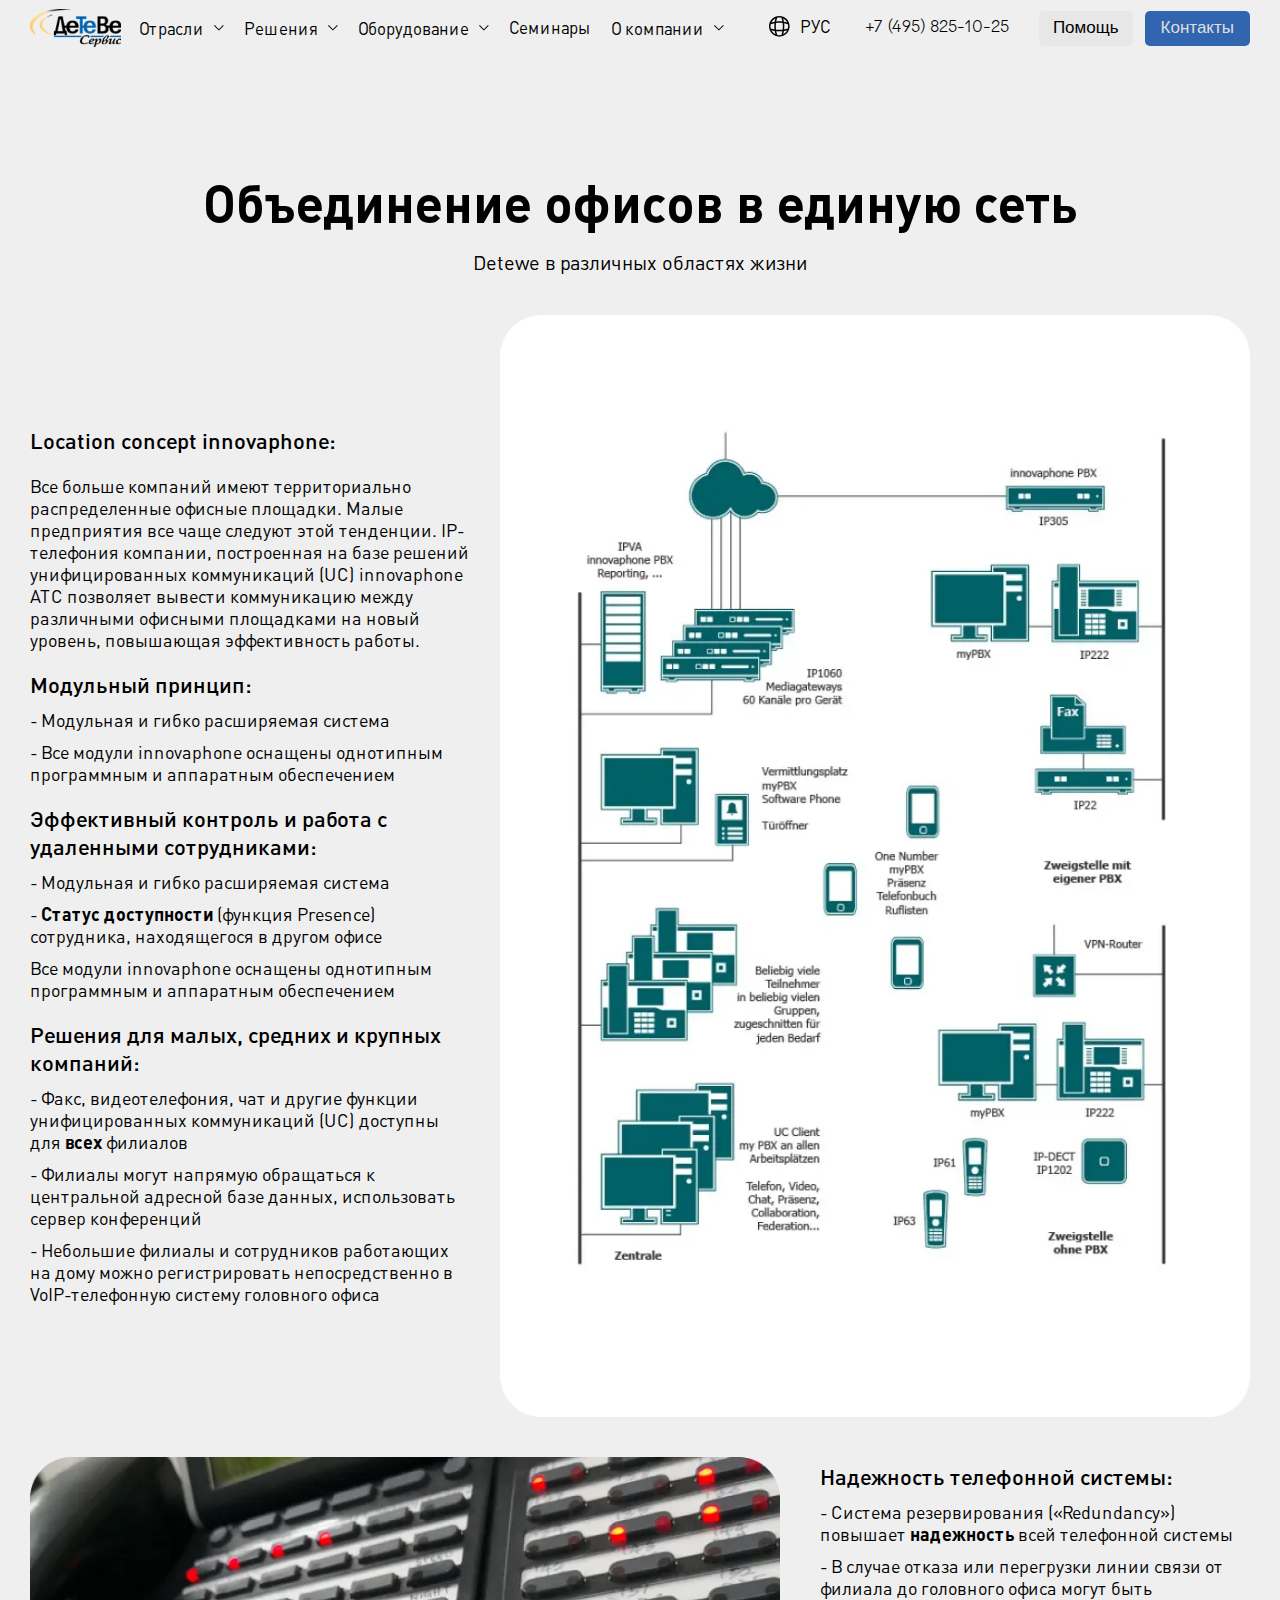
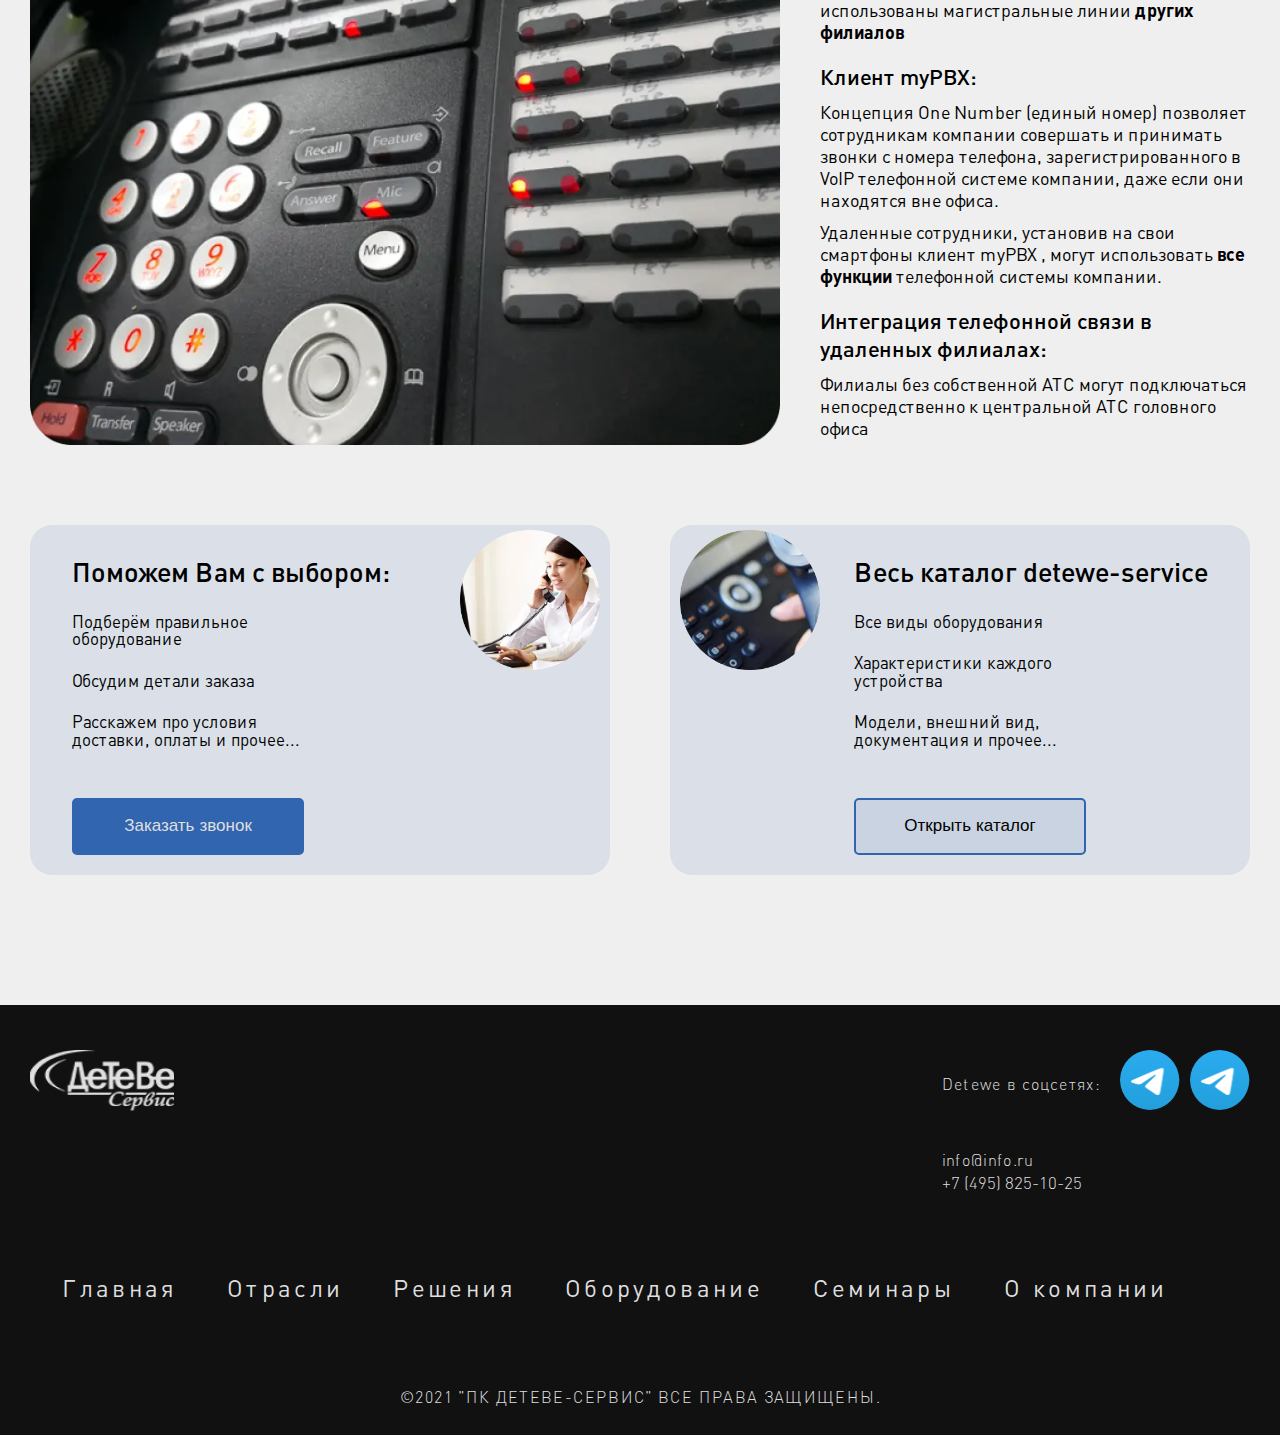
<file: solution_4.html>
<!DOCTYPE html>
<html>
<head>
  <meta charset="UTF-8">
  <meta http-equiv="x-ua-compatible" content="IE=edge">
  <meta name="viewport" content="width=device-width, initial-scale=1.0">
  <link rel="stylesheet" href="css/style.min.css?_v=20230425221922">
  <title>Объединение офисов в единую сеть</title>
</head>
<body>
<div class="wrapper">
  <header class="header">
  <div class="container">
    <div class="header_wrapper">
      <a class="logo" href="/">
        <img src="img/logo_black.svg" alt="logo">
      </a>
      <nav class="nav">
        <ul class="header_menu grey">
          <li class="dropdown_item">
            <a class="black" href="javascript:void(0)">
              Отрасли
              <svg class="desktop_arr black" width="10" height="10" viewBox="0 0 10 10" fill="none" xmlns="http://www.w3.org/2000/svg">
                <path fill-rule="evenodd" clip-rule="evenodd" d="M0 2.70711L0.707107 2L4.85355 6.14645L9 2L9.70711 2.70711L4.85355 7.56066L0 2.70711Z" fill="#fff"/>
              </svg>
            </a>
            <svg class="mobile_arr black" width="10" height="10" viewBox="0 0 10 10" fill="none" xmlns="http://www.w3.org/2000/svg">
              <path fill-rule="evenodd" clip-rule="evenodd" d="M0 2.70711L0.707107 2L4.85355 6.14645L9 2L9.70711 2.70711L4.85355 7.56066L0 2.70711Z" fill="#fff"/>
            </svg>
            <ul class="dropdown_menu grey">
              <li>
                <a class="black" href="javascript:void(0)">Энергетика</a>
              </li>
              <li>
                <a class="black" href="javascript:void(0)">Нефтегаз</a>
              </li>
              <li>
                <a class="black" href="javascript:void(0)">Госсектор</a>
              </li>
              <li>
                <a class="black" href="javascript:void(0)">Торговые сети</a>
              </li>
              <li>
                <a class="black" href="javascript:void(0)">Транспортный сектор</a>
              </li>
              <li>
                <a class="black" href="javascript:void(0)">Банковский сектор</a>
              </li>
              <li>
                <a class="black" href="javascript:void(0)">Здравоохранение</a>
              </li>
            </ul>
          </li>
          <li class="dropdown_item">
            <a class="black" href="javascript:void(0)">
              Решения
              <svg class="desktop_arr black" width="10" height="10" viewBox="0 0 10 10" fill="none" xmlns="http://www.w3.org/2000/svg">
                <path fill-rule="evenodd" clip-rule="evenodd" d="M0 2.70711L0.707107 2L4.85355 6.14645L9 2L9.70711 2.70711L4.85355 7.56066L0 2.70711Z" fill="#fff"/>
              </svg>
            </a>
            <svg class="mobile_arr black" width="10" height="10" viewBox="0 0 10 10" fill="none" xmlns="http://www.w3.org/2000/svg">
              <path fill-rule="evenodd" clip-rule="evenodd" d="M0 2.70711L0.707107 2L4.85355 6.14645L9 2L9.70711 2.70711L4.85355 7.56066L0 2.70711Z" fill="#fff"/>
            </svg>
            <ul class="dropdown_menu grey">
              <li>
                <a class="black" href="javascript:void(0)">Решения для крупных компаний и филиалов</a>
              </li>
              <li>
                <a class="black" href="javascript:void(0)">Решения для малого и среднего бизнеса</a>
              </li>
              <li>
                <a class="black" href="javascript:void(0)">Плавный переход на VoIP телефонную систему innovaphone АТС</a>
              </li>
              <li>
                <a class="black" href="javascript:void(0)">Объединение офисов в единую сеть</a>
              </li>
              <li>
                <a class="black" href="javascript:void(0)">Система определения местоположения абонента</a>
              </li>
              <li>
                <a class="black" href="javascript:void(0)">Система контроля выполнения технологических операций</a>
              </li>
              <li>
                <a class="black" href="javascript:void(0)">Система рассылки аварийных сообщений</a>
              </li>
              <li>
                <a class="black" href="javascript:void(0)">Умная палата LonBon</a>
              </li>
              <li>
                <a class="black" href="javascript:void(0)">Система палатной сигнализации Telligence</a>
              </li>
            </ul>
          </li>
          <li class="dropdown_item">
            <a class="black" href="javascript:void(0)">
              Оборудование
              <svg class="desktop_arr black" width="10" height="10" viewBox="0 0 10 10" fill="none" xmlns="http://www.w3.org/2000/svg">
                <path fill-rule="evenodd" clip-rule="evenodd" d="M0 2.70711L0.707107 2L4.85355 6.14645L9 2L9.70711 2.70711L4.85355 7.56066L0 2.70711Z" fill="#fff"/>
              </svg>
            </a>
            <svg class="mobile_arr black" width="10" height="10" viewBox="0 0 10 10" fill="none" xmlns="http://www.w3.org/2000/svg">
              <path fill-rule="evenodd" clip-rule="evenodd" d="M0 2.70711L0.707107 2L4.85355 6.14645L9 2L9.70711 2.70711L4.85355 7.56066L0 2.70711Z" fill="#fff"/>
            </svg>
            <ul class="dropdown_menu grey">
              <li>
                <a class="black" href="javascript:void(0)">IP телефония</a>
              </li>
              <li>
                <a class="black" href="javascript:void(0)">IP Dect</a>
              </li>
              <li>
                <a class="black" href="javascript:void(0)">Унифицированные коммуникации (UC)</a>
              </li>
              <li>
                <a class="black" href="javascript:void(0)">Умная палата LonBon</a>
              </li>
              <li>
                <a class="black" href="javascript:void(0)">Система палатной сигнализации Telligence</a>
              </li>
            </ul>
          </li>
          <li>
            <a class="black" href="javascript:void(0)">Семинары</a>
          </li>
          <li class="dropdown_item black">
            <a class="black" href="javascript:void(0)">
              О компании
              <svg class="desktop_arr black" width="10" height="10" viewBox="0 0 10 10" fill="none" xmlns="http://www.w3.org/2000/svg">
                <path fill-rule="evenodd" clip-rule="evenodd" d="M0 2.70711L0.707107 2L4.85355 6.14645L9 2L9.70711 2.70711L4.85355 7.56066L0 2.70711Z" fill="#fff"/>
              </svg>
            </a>
            <svg class="mobile_arr black" width="10" height="10" viewBox="0 0 10 10" fill="none" xmlns="http://www.w3.org/2000/svg">
              <path fill-rule="evenodd" clip-rule="evenodd" d="M0 2.70711L0.707107 2L4.85355 6.14645L9 2L9.70711 2.70711L4.85355 7.56066L0 2.70711Z" fill="#fff"/>
            </svg>
            <ul class="dropdown_menu grey">
              <li>
                <a class="black" href="javascript:void(0)">О нас</a>
              </li>
              <li>
                <a class="black" href="javascript:void(0)">Партнеры</a>
              </li>
              <li>
                <a class="black" href="javascript:void(0)">Лицензии, сертификаты, патенты</a>
              </li>
              <li>
                <a class="black" href="javascript:void(0)">Контакты и схема проезда</a>
              </li>
              <li>
                <a class="black" href="javascript:void(0)">Сотрудничество</a>
              </li>
            </ul>
          </li>
        </ul>
      </nav>
      <div class="header__info">
        <div class="language_changer">
          <a class="change_lang black" href="javascript:void(0);">
            <svg class="black" width="21" height="21" viewBox="0 0 21 21" fill="none" xmlns="http://www.w3.org/2000/svg">
              <mask id="mask0_35_53" style="mask-type:alpha" maskUnits="userSpaceOnUse" x="0" y="0" width="21" height="21">
                <path fill-rule="evenodd" clip-rule="evenodd" d="M0 10.3226C0 4.62143 4.62143 0 10.3226 0C16.0237 0 20.6452 4.62143 20.6452 10.3226C20.6452 16.0237 16.0237 20.6452 10.3226 20.6452C4.62143 20.6452 0 16.0237 0 10.3226ZM10.3226 1.5C9.59052 1.5 8.87929 1.58915 8.19915 1.75719C8.19494 1.82033 8.18271 1.88335 8.16222 1.94473C7.77569 3.10268 7.47147 4.28069 7.24956 5.47022C9.29195 5.24439 11.3532 5.24439 13.3956 5.47022C13.1737 4.28069 12.8695 3.10268 12.483 1.94473C12.4622 1.88258 12.4501 1.81962 12.4458 1.75715C11.7658 1.58914 11.0546 1.5 10.3226 1.5ZM13.6361 7.00911C11.4359 6.73142 9.20927 6.73142 7.00911 7.00911C6.73142 9.20927 6.73142 11.4359 7.00911 13.6361C9.20927 13.9138 11.4359 13.9138 13.6361 13.6361C13.9138 11.4359 13.9138 9.20927 13.6361 7.00911ZM15.175 13.3956C15.4008 11.3532 15.4008 9.29195 15.175 7.24956C16.3645 7.47147 17.5425 7.77569 18.7004 8.16222C18.7626 8.18297 18.8256 8.19512 18.888 8.19933C19.056 8.87942 19.1452 9.59059 19.1452 10.3226C19.1452 11.0547 19.056 11.7659 18.888 12.446C18.8248 12.4502 18.7618 12.4625 18.7004 12.483C17.5425 12.8695 16.3645 13.1737 15.175 13.3956ZM13.3956 15.175C11.3532 15.4008 9.29195 15.4008 7.24956 15.175C7.47147 16.3645 7.77569 17.5425 8.16222 18.7004C8.18271 18.7618 8.19494 18.8248 8.19915 18.888C8.87929 19.056 9.59052 19.1452 10.3226 19.1452C11.0546 19.1452 11.7658 19.056 12.4458 18.888C12.4501 18.8256 12.4622 18.7626 12.483 18.7004C12.8695 17.5425 13.1737 16.3645 13.3956 15.175ZM5.47022 13.3956C5.24439 11.3532 5.24439 9.29195 5.47022 7.24956C4.28069 7.47147 3.10268 7.77569 1.94473 8.16222C1.88258 8.18297 1.81962 8.19512 1.75715 8.19933C1.58914 8.87942 1.5 9.59059 1.5 10.3226C1.5 11.0547 1.58915 11.7659 1.75719 12.446C1.82033 12.4502 1.88335 12.4625 1.94473 12.483C3.10268 12.8695 4.28069 13.1737 5.47022 13.3956ZM2.44333 14.2962C2.44856 14.2695 2.45236 14.2422 2.45466 14.2145C3.52026 14.527 4.59986 14.7747 5.68766 14.9575C5.87052 16.0453 6.1182 17.1249 6.43071 18.1905C6.403 18.1928 6.37572 18.1966 6.34894 18.2019C4.66653 17.3517 3.29343 15.9786 2.44333 14.2962ZM2.39373 6.44866C3.4791 6.12767 4.57913 5.874 5.68766 5.68766C5.87052 4.59987 6.1182 3.52026 6.43071 2.45466C6.403 2.45236 6.37571 2.44856 6.34894 2.44333C4.63341 3.31017 3.23949 4.7208 2.39373 6.44866ZM14.9575 14.9575C16.0453 14.7747 17.1249 14.527 18.1905 14.2145C18.1928 14.2422 18.1966 14.2695 18.2019 14.2962C17.335 16.0118 15.9244 17.4057 14.1965 18.2514C14.5175 17.1661 14.7712 16.066 14.9575 14.9575ZM18.2514 6.44866C17.1661 6.12767 16.066 5.874 14.9575 5.68766C14.7712 4.57913 14.5175 3.4791 14.1965 2.39373C15.9577 3.25582 17.3894 4.68744 18.2514 6.44866Z" fill="black"/>
              </mask>
              <g mask="url(#mask0_35_53)">
                <rect x="-1.95679" y="-2.74893" width="27.7275" height="27.7275" fill="white"/>
              </g>
            </svg>
            <span>РУС</span>
          </a>
          <ul class="lang_list grey">
            <li><a class="link black" href="javascript:void(0);">БЕЛ</a></li>
            <li><a class="link black" href="javascript:void(0);">ENG</a></li>
          </ul>
        </div>
        <a class="header_tel black" href="tel:+7 (495) 825-10-25">
          +7 (495) 825-10-25
        </a>
        <div class="header__info_links">
          <a class="help black" href="javascript:void(0)">Помощь</a>
          <a href="javascript:void(0)">Контакты</a>
        </div>
        <a class="header_mobile__button black" href="javascript:void(0)">
          <span class="line black"></span>
        </a>
      </div>
    </div>
  </div>
</header>

  <main>
    <div class="solutions-page">
      <div class="container">
        <h1 class="title_h2">Объединение офисов в единую сеть</h1>
        <p class="sub_title">Detewe в различных областях жизни</p>
        <div class="solutions_wrapper">
          <div class="solutions_list">
            <h4>Location concept innovaphone:</h4>
            <p class="text">
              Все больше компаний имеют территориально распределенные офисные площадки.
              Малые предприятия все чаще следуют этой тенденции. IP-телефония компании,
              построенная на базе решений унифицированных коммуникаций (UC) innovaphone
              АТС позволяет вывести коммуникацию между различными офисными площадками
              на новый уровень, повышающая эффективность работы.
            </p>
            <h4>Модульный принцип:</h4>
            <ul>
              <li>- Модульная и гибко расширяемая система</li>
              <li>- Все модули innovaphone оснащены однотипным программным и аппаратным обеспечением</li>
            </ul>
            <h4>Эффективный контроль и работа с удаленными сотрудниками:</h4>
            <ul>
              <li>- Модульная и гибко расширяемая система</li>
              <li>- <b>Статус доступности </b>(функция Presence) сотрудника, находящегося в другом офисе</li>
              <li>Все модули innovaphone оснащены однотипным программным и аппаратным обеспечением</li>
            </ul>
            <h4>Решения для малых, средних и крупных компаний:</h4>
            <ul>
              <li>- Факс, видеотелефония, чат и другие функции унифицированных коммуникаций (UC) доступны для <b>всех</b> филиалов</li>
              <li>- Филиалы могут напрямую обращаться к центральной адресной базе данных, использовать сервер конференций</li>
              <li>- Небольшие филиалы и сотрудников работающих на дому можно регистрировать непосредственно в VoIP-телефонную систему головного офиса</li>
            </ul>
          </div>
          <picture><source srcset="img/voip_4.webp" type="image/webp"><img src="img/voip_4.png" alt=""></picture>
        </div>
        <div class="solutions_wrapper second">
          <picture><source srcset="img/voip_5.webp" type="image/webp"><img class="left" src="img/voip_5.png" alt=""></picture>
          <div class="solutions_list">
            <h4>Надежность телефонной системы:</h4>
            <ul>
              <li>- Система резервирования («Redundancy») повышает <b>надежность</b> всей телефонной системы</li>
              <li>- В случае отказа или перегрузки линии связи от филиала до головного офиса могут быть использованы магистральные линии <b>других филиалов</b></li>
            </ul>
            <h4>Клиент myPBX:</h4>
            <ul>
              <li>Концепция One Number (единый номер) позволяет сотрудникам компании совершать и принимать звонки с номера телефона, зарегистрированного в VoIP телефонной системе компании, даже если они находятся вне офиса.</li>
              <li>Удаленные сотрудники, установив на свои смартфоны клиент myPBX , могут использовать <b>все функции</b> телефонной системы компании.</li>
            </ul>
            <h4>Интеграция телефонной связи в удаленных филиалах:</h4>
            <ul>
              <li>Филиалы без собственной АТС могут подключаться непосредственно к центральной АТС головного офиса</li>
            </ul>
          </div>
        </div>
        <div class="solutions__helpers">
          <div class="help_wrapper">
            <div class="content">
              <p class="title">Поможем Вам с выбором:</p>
              <ul>
                <li>Подберём правильное оборудование</li>
                <li>Обсудим детали заказа</li>
                <li>Расскажем про условия доставки, оплаты и прочее...</li>
              </ul>
              <a class="blue_link" href="javascript:void(0)">Заказать звонок</a>
            </div>
            <div class="image_block">
              <picture><source srcset="img/tetya.webp" type="image/webp"><img src="img/tetya.png" alt=""></picture>
            </div>
          </div>
          <div class="help_wrapper">
            <div class="image_block">
              <picture><source srcset="img/mobilka.webp" type="image/webp"><img src="img/mobilka.png" alt=""></picture>
            </div>
            <div class="right_content">
              <p class="title">Весь каталог detewe-service</p>
              <ul>
                <li>Все виды оборудования</li>
                <li>Характеристики каждого устройства</li>
                <li>Модели, внешний вид, документация и прочее...</li>
              </ul>
              <a class="link" href="javascript:void(0)">Открыть каталог</a>
            </div>
          </div>
        </div>
      </div>
    </div>
  </main>

  <footer>
    <div class="container">
        <div class="footer_top">
            <a class="footer_logo" href="/">
                <picture><source srcset="img/footer_logo.webp" type="image/webp"><img src="img/footer_logo.png" alt="logo"></picture>
            </a>
            <div class="footer_links">
                <div class="social_links">
                    <p class="text">Detewe в соцсетях:</p>
                    <a class="link" href="javascript:void(0)">
                        <svg width="60" height="60" viewBox="0 0 60 60" fill="none" xmlns="http://www.w3.org/2000/svg" xmlns:xlink="http://www.w3.org/1999/xlink">
                            <ellipse cx="29.6875" cy="30" rx="29.6875" ry="30" fill="url(#pattern0)"/>
                            <defs>
                                <pattern id="pattern0" patternContentUnits="objectBoundingBox" width="1" height="1">
                                    <use xlink:href="#image0_5_103" transform="matrix(0.00197368 0 0 0.00195312 -0.00526316 0)"/>
                                </pattern>
                                <image id="image0_5_103" width="512" height="512" xlink:href="[data-uri]"/>
                            </defs>
                        </svg>
                    </a>
                    <a class="link" href="javascript:void(0)">
                        <svg width="60" height="60" viewBox="0 0 60 60" fill="none" xmlns="http://www.w3.org/2000/svg" xmlns:xlink="http://www.w3.org/1999/xlink">
                            <ellipse cx="29.6875" cy="30" rx="29.6875" ry="30" fill="url(#pattern0)"/>
                            <defs>
                                <pattern id="pattern0" patternContentUnits="objectBoundingBox" width="1" height="1">
                                    <use xlink:href="#image0_5_103" transform="matrix(0.00197368 0 0 0.00195312 -0.00526316 0)"/>
                                </pattern>
                                <image id="image0_5_103" width="512" height="512" xlink:href="[data-uri]"/>
                            </defs>
                        </svg>
                    </a>
                </div>
                <div class="footer_contacts">
                    <a class="mail" href="mailto:info@info.ru">info@info.ru</a>
                    <a class="tel" href="tel:+7 (495) 825-10-25">+7 (495) 825-10-25</a>
                </div>
            </div>
        </div>

        <nav class="nav">
            <ul class="footer__menu">
                <li>
                    <a href="javascript:void(0)">Главная</a>
                </li>
                <li>
                    <a href="javascript:void(0)">Отрасли</a>
                </li>
                <li>
                    <a href="javascript:void(0)">Решения</a>
                </li>
                <li>
                    <a href="javascript:void(0)">Оборудование</a>
                </li>
                <li>
                    <a href="javascript:void(0)">Семинары</a>
                </li>
                <li>
                    <a href="javascript:void(0)">О компании</a>
                </li>
            </ul>
        </nav>

        <p class="copyright">©2021 "ПК ДЕТЕВЕ-СЕРВИС" ВСЕ ПРАВА ЗАЩИЩЕНЫ.</p>
    </div>
</footer>
</div>
<script src="js/jquery-3.4.1.min.js?_v=20230425221922"></script>
<script src="js/lightslider.min.js?_v=20230425221922"></script>
<script src="js/owl.carousel.min.js?_v=20230425221922"></script>
<script src="js/fancy.min.js?_v=20230425221922"></script>
<script src="js/app.min.js?_v=20230425221922"></script>
</body>
</html>
</file>
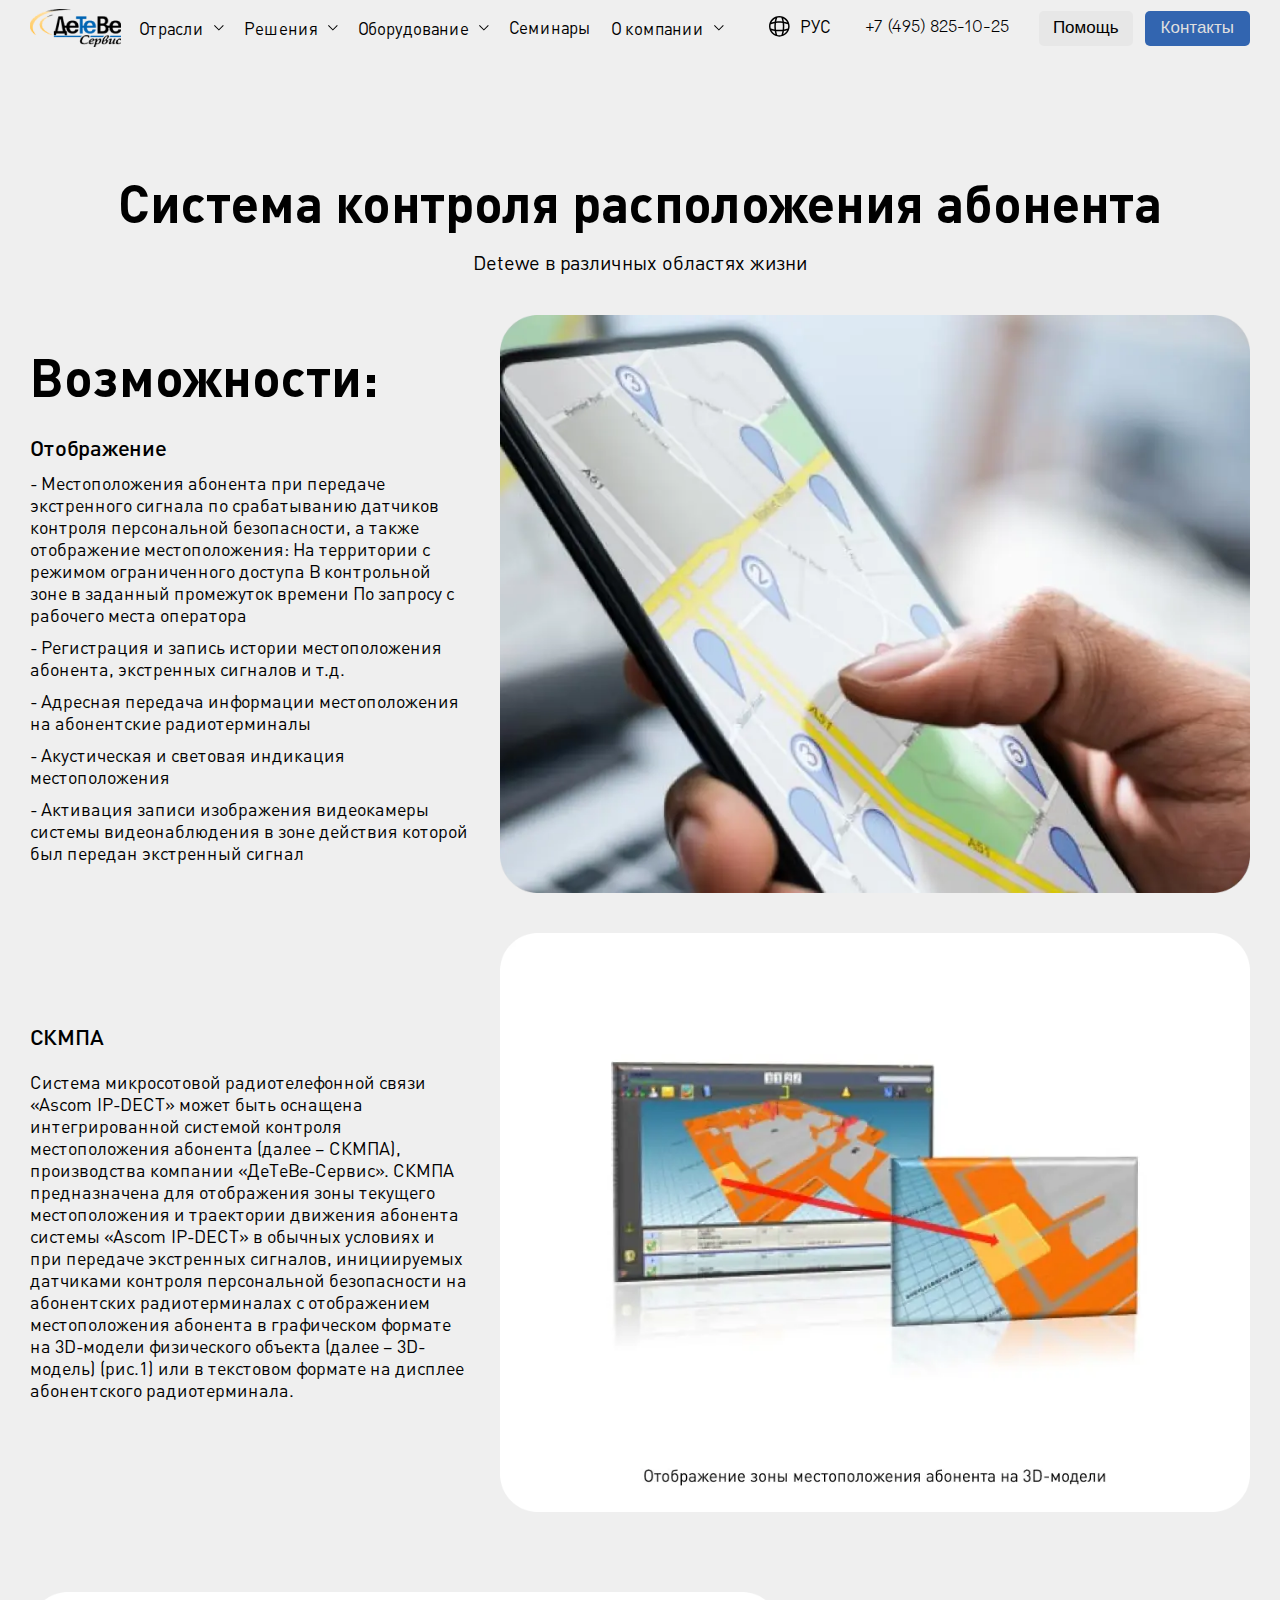
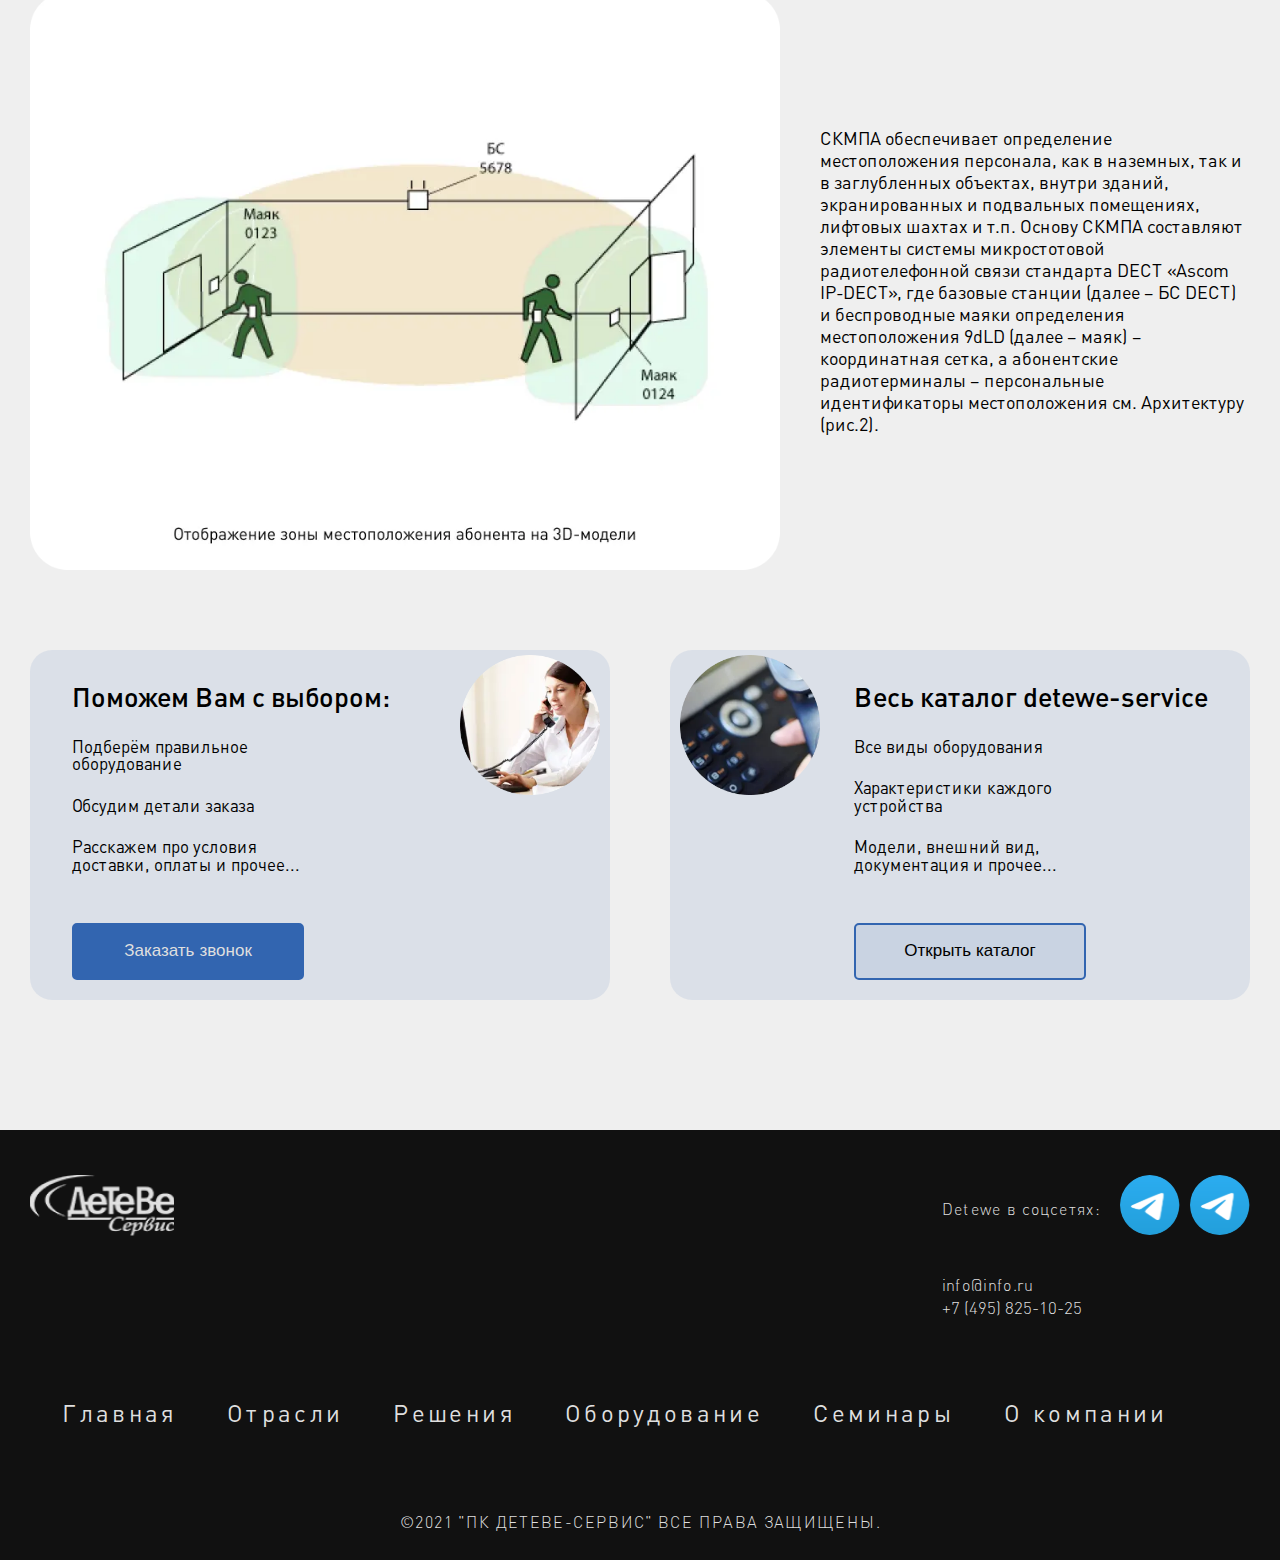
<file: solution_5.html>
<!DOCTYPE html>
<html>
<head>
  <meta charset="UTF-8">
  <meta http-equiv="x-ua-compatible" content="IE=edge">
  <meta name="viewport" content="width=device-width, initial-scale=1.0">
  <link rel="stylesheet" href="css/style.min.css?_v=20230425221922">
  <title>Система контроля расположения абонента</title>
</head>
<body>
<div class="wrapper">
    <header class="header">
  <div class="container">
    <div class="header_wrapper">
      <a class="logo" href="/">
        <img src="img/logo_black.svg" alt="logo">
      </a>
      <nav class="nav">
        <ul class="header_menu grey">
          <li class="dropdown_item">
            <a class="black" href="javascript:void(0)">
              Отрасли
              <svg class="desktop_arr black" width="10" height="10" viewBox="0 0 10 10" fill="none" xmlns="http://www.w3.org/2000/svg">
                <path fill-rule="evenodd" clip-rule="evenodd" d="M0 2.70711L0.707107 2L4.85355 6.14645L9 2L9.70711 2.70711L4.85355 7.56066L0 2.70711Z" fill="#fff"/>
              </svg>
            </a>
            <svg class="mobile_arr black" width="10" height="10" viewBox="0 0 10 10" fill="none" xmlns="http://www.w3.org/2000/svg">
              <path fill-rule="evenodd" clip-rule="evenodd" d="M0 2.70711L0.707107 2L4.85355 6.14645L9 2L9.70711 2.70711L4.85355 7.56066L0 2.70711Z" fill="#fff"/>
            </svg>
            <ul class="dropdown_menu grey">
              <li>
                <a class="black" href="javascript:void(0)">Энергетика</a>
              </li>
              <li>
                <a class="black" href="javascript:void(0)">Нефтегаз</a>
              </li>
              <li>
                <a class="black" href="javascript:void(0)">Госсектор</a>
              </li>
              <li>
                <a class="black" href="javascript:void(0)">Торговые сети</a>
              </li>
              <li>
                <a class="black" href="javascript:void(0)">Транспортный сектор</a>
              </li>
              <li>
                <a class="black" href="javascript:void(0)">Банковский сектор</a>
              </li>
              <li>
                <a class="black" href="javascript:void(0)">Здравоохранение</a>
              </li>
            </ul>
          </li>
          <li class="dropdown_item">
            <a class="black" href="javascript:void(0)">
              Решения
              <svg class="desktop_arr black" width="10" height="10" viewBox="0 0 10 10" fill="none" xmlns="http://www.w3.org/2000/svg">
                <path fill-rule="evenodd" clip-rule="evenodd" d="M0 2.70711L0.707107 2L4.85355 6.14645L9 2L9.70711 2.70711L4.85355 7.56066L0 2.70711Z" fill="#fff"/>
              </svg>
            </a>
            <svg class="mobile_arr black" width="10" height="10" viewBox="0 0 10 10" fill="none" xmlns="http://www.w3.org/2000/svg">
              <path fill-rule="evenodd" clip-rule="evenodd" d="M0 2.70711L0.707107 2L4.85355 6.14645L9 2L9.70711 2.70711L4.85355 7.56066L0 2.70711Z" fill="#fff"/>
            </svg>
            <ul class="dropdown_menu grey">
              <li>
                <a class="black" href="javascript:void(0)">Решения для крупных компаний и филиалов</a>
              </li>
              <li>
                <a class="black" href="javascript:void(0)">Решения для малого и среднего бизнеса</a>
              </li>
              <li>
                <a class="black" href="javascript:void(0)">Плавный переход на VoIP телефонную систему innovaphone АТС</a>
              </li>
              <li>
                <a class="black" href="javascript:void(0)">Объединение офисов в единую сеть</a>
              </li>
              <li>
                <a class="black" href="javascript:void(0)">Система определения местоположения абонента</a>
              </li>
              <li>
                <a class="black" href="javascript:void(0)">Система контроля выполнения технологических операций</a>
              </li>
              <li>
                <a class="black" href="javascript:void(0)">Система рассылки аварийных сообщений</a>
              </li>
              <li>
                <a class="black" href="javascript:void(0)">Умная палата LonBon</a>
              </li>
              <li>
                <a class="black" href="javascript:void(0)">Система палатной сигнализации Telligence</a>
              </li>
            </ul>
          </li>
          <li class="dropdown_item">
            <a class="black" href="javascript:void(0)">
              Оборудование
              <svg class="desktop_arr black" width="10" height="10" viewBox="0 0 10 10" fill="none" xmlns="http://www.w3.org/2000/svg">
                <path fill-rule="evenodd" clip-rule="evenodd" d="M0 2.70711L0.707107 2L4.85355 6.14645L9 2L9.70711 2.70711L4.85355 7.56066L0 2.70711Z" fill="#fff"/>
              </svg>
            </a>
            <svg class="mobile_arr black" width="10" height="10" viewBox="0 0 10 10" fill="none" xmlns="http://www.w3.org/2000/svg">
              <path fill-rule="evenodd" clip-rule="evenodd" d="M0 2.70711L0.707107 2L4.85355 6.14645L9 2L9.70711 2.70711L4.85355 7.56066L0 2.70711Z" fill="#fff"/>
            </svg>
            <ul class="dropdown_menu grey">
              <li>
                <a class="black" href="javascript:void(0)">IP телефония</a>
              </li>
              <li>
                <a class="black" href="javascript:void(0)">IP Dect</a>
              </li>
              <li>
                <a class="black" href="javascript:void(0)">Унифицированные коммуникации (UC)</a>
              </li>
              <li>
                <a class="black" href="javascript:void(0)">Умная палата LonBon</a>
              </li>
              <li>
                <a class="black" href="javascript:void(0)">Система палатной сигнализации Telligence</a>
              </li>
            </ul>
          </li>
          <li>
            <a class="black" href="javascript:void(0)">Семинары</a>
          </li>
          <li class="dropdown_item black">
            <a class="black" href="javascript:void(0)">
              О компании
              <svg class="desktop_arr black" width="10" height="10" viewBox="0 0 10 10" fill="none" xmlns="http://www.w3.org/2000/svg">
                <path fill-rule="evenodd" clip-rule="evenodd" d="M0 2.70711L0.707107 2L4.85355 6.14645L9 2L9.70711 2.70711L4.85355 7.56066L0 2.70711Z" fill="#fff"/>
              </svg>
            </a>
            <svg class="mobile_arr black" width="10" height="10" viewBox="0 0 10 10" fill="none" xmlns="http://www.w3.org/2000/svg">
              <path fill-rule="evenodd" clip-rule="evenodd" d="M0 2.70711L0.707107 2L4.85355 6.14645L9 2L9.70711 2.70711L4.85355 7.56066L0 2.70711Z" fill="#fff"/>
            </svg>
            <ul class="dropdown_menu grey">
              <li>
                <a class="black" href="javascript:void(0)">О нас</a>
              </li>
              <li>
                <a class="black" href="javascript:void(0)">Партнеры</a>
              </li>
              <li>
                <a class="black" href="javascript:void(0)">Лицензии, сертификаты, патенты</a>
              </li>
              <li>
                <a class="black" href="javascript:void(0)">Контакты и схема проезда</a>
              </li>
              <li>
                <a class="black" href="javascript:void(0)">Сотрудничество</a>
              </li>
            </ul>
          </li>
        </ul>
      </nav>
      <div class="header__info">
        <div class="language_changer">
          <a class="change_lang black" href="javascript:void(0);">
            <svg class="black" width="21" height="21" viewBox="0 0 21 21" fill="none" xmlns="http://www.w3.org/2000/svg">
              <mask id="mask0_35_53" style="mask-type:alpha" maskUnits="userSpaceOnUse" x="0" y="0" width="21" height="21">
                <path fill-rule="evenodd" clip-rule="evenodd" d="M0 10.3226C0 4.62143 4.62143 0 10.3226 0C16.0237 0 20.6452 4.62143 20.6452 10.3226C20.6452 16.0237 16.0237 20.6452 10.3226 20.6452C4.62143 20.6452 0 16.0237 0 10.3226ZM10.3226 1.5C9.59052 1.5 8.87929 1.58915 8.19915 1.75719C8.19494 1.82033 8.18271 1.88335 8.16222 1.94473C7.77569 3.10268 7.47147 4.28069 7.24956 5.47022C9.29195 5.24439 11.3532 5.24439 13.3956 5.47022C13.1737 4.28069 12.8695 3.10268 12.483 1.94473C12.4622 1.88258 12.4501 1.81962 12.4458 1.75715C11.7658 1.58914 11.0546 1.5 10.3226 1.5ZM13.6361 7.00911C11.4359 6.73142 9.20927 6.73142 7.00911 7.00911C6.73142 9.20927 6.73142 11.4359 7.00911 13.6361C9.20927 13.9138 11.4359 13.9138 13.6361 13.6361C13.9138 11.4359 13.9138 9.20927 13.6361 7.00911ZM15.175 13.3956C15.4008 11.3532 15.4008 9.29195 15.175 7.24956C16.3645 7.47147 17.5425 7.77569 18.7004 8.16222C18.7626 8.18297 18.8256 8.19512 18.888 8.19933C19.056 8.87942 19.1452 9.59059 19.1452 10.3226C19.1452 11.0547 19.056 11.7659 18.888 12.446C18.8248 12.4502 18.7618 12.4625 18.7004 12.483C17.5425 12.8695 16.3645 13.1737 15.175 13.3956ZM13.3956 15.175C11.3532 15.4008 9.29195 15.4008 7.24956 15.175C7.47147 16.3645 7.77569 17.5425 8.16222 18.7004C8.18271 18.7618 8.19494 18.8248 8.19915 18.888C8.87929 19.056 9.59052 19.1452 10.3226 19.1452C11.0546 19.1452 11.7658 19.056 12.4458 18.888C12.4501 18.8256 12.4622 18.7626 12.483 18.7004C12.8695 17.5425 13.1737 16.3645 13.3956 15.175ZM5.47022 13.3956C5.24439 11.3532 5.24439 9.29195 5.47022 7.24956C4.28069 7.47147 3.10268 7.77569 1.94473 8.16222C1.88258 8.18297 1.81962 8.19512 1.75715 8.19933C1.58914 8.87942 1.5 9.59059 1.5 10.3226C1.5 11.0547 1.58915 11.7659 1.75719 12.446C1.82033 12.4502 1.88335 12.4625 1.94473 12.483C3.10268 12.8695 4.28069 13.1737 5.47022 13.3956ZM2.44333 14.2962C2.44856 14.2695 2.45236 14.2422 2.45466 14.2145C3.52026 14.527 4.59986 14.7747 5.68766 14.9575C5.87052 16.0453 6.1182 17.1249 6.43071 18.1905C6.403 18.1928 6.37572 18.1966 6.34894 18.2019C4.66653 17.3517 3.29343 15.9786 2.44333 14.2962ZM2.39373 6.44866C3.4791 6.12767 4.57913 5.874 5.68766 5.68766C5.87052 4.59987 6.1182 3.52026 6.43071 2.45466C6.403 2.45236 6.37571 2.44856 6.34894 2.44333C4.63341 3.31017 3.23949 4.7208 2.39373 6.44866ZM14.9575 14.9575C16.0453 14.7747 17.1249 14.527 18.1905 14.2145C18.1928 14.2422 18.1966 14.2695 18.2019 14.2962C17.335 16.0118 15.9244 17.4057 14.1965 18.2514C14.5175 17.1661 14.7712 16.066 14.9575 14.9575ZM18.2514 6.44866C17.1661 6.12767 16.066 5.874 14.9575 5.68766C14.7712 4.57913 14.5175 3.4791 14.1965 2.39373C15.9577 3.25582 17.3894 4.68744 18.2514 6.44866Z" fill="black"/>
              </mask>
              <g mask="url(#mask0_35_53)">
                <rect x="-1.95679" y="-2.74893" width="27.7275" height="27.7275" fill="white"/>
              </g>
            </svg>
            <span>РУС</span>
          </a>
          <ul class="lang_list grey">
            <li><a class="link black" href="javascript:void(0);">БЕЛ</a></li>
            <li><a class="link black" href="javascript:void(0);">ENG</a></li>
          </ul>
        </div>
        <a class="header_tel black" href="tel:+7 (495) 825-10-25">
          +7 (495) 825-10-25
        </a>
        <div class="header__info_links">
          <a class="help black" href="javascript:void(0)">Помощь</a>
          <a href="javascript:void(0)">Контакты</a>
        </div>
        <a class="header_mobile__button black" href="javascript:void(0)">
          <span class="line black"></span>
        </a>
      </div>
    </div>
  </div>
</header>

    <main>
        <div class="solutions-page">
            <div class="container">
                <h1 class="title_h2">Система контроля расположения абонента</h1>
                <p class="sub_title">Detewe в различных областях жизни</p>
                <div class="solutions_wrapper">
                    <div class="solutions_list">
                        <h2 class="title_h2 left_txt">Возможности:</h2>
                        <h4>Отображение</h4>
                        <ul>
                            <li>- Местоположения абонента при передаче экстренного сигнала
                                по cрабатыванию датчиков контроля персональной безопасности,
                                а также отображение местоположения:
                                На территории с режимом ограниченного доступа
                                В контрольной зоне в заданный промежуток времени
                                По запросу с рабочего места оператора
                            </li>
                            <li>- Регистрация и запись истории местоположения абонента, экстренных сигналов и т.д.</li>
                            <li>- Адресная передача информации местоположения на абонентские радиотерминалы</li>
                            <li>- Акустическая и световая индикация местоположения</li>
                            <li>- Активация записи изображения видеокамеры системы видеонаблюдения в зоне действия которой был передан экстренный сигнал</li>
                        </ul>
                    </div>
                    <picture><source srcset="img/sol5_1.webp" type="image/webp"><img src="img/sol5_1.png" alt=""></picture>
                </div>
                <div class="solutions_wrapper second">
                    <div class="solutions_list">
                        <h4>СКМПА</h4>
                        <p class="text">
                            Система микросотовой радиотелефонной связи «Ascom IP-DECT» может быть оснащена
                            интегрированной системой контроля местоположения абонента (далее – СКМПА),
                            производства компании «ДеТеВе-Сервис».
                            СКМПА предназначена для отображения зоны текущего местоположения и траектории
                            движения абонента системы «Ascom IP-DECT» в обычных условиях и при передаче экстренных
                            сигналов, инициируемых датчиками контроля персональной безопасности на абонентских
                            радиотерминалах с отображением
                            местоположения абонента в графическом формате на 3D-модели физического объекта
                            (далее – 3D-модель) (рис.1) или в текстовом формате на дисплее абонентского радиотерминала.
                        </p>
                    </div>
                    <picture><source srcset="img/sol5_2.webp" type="image/webp"><img src="img/sol5_2.png" alt=""></picture>
                </div>
                <div class="solutions_wrapper second">
                    <picture><source srcset="img/sol5_3.webp" type="image/webp"><img class="left" src="img/sol5_3.png" alt=""></picture>
                    <div class="solutions_list">
                        <p class="text">
                            СКМПА обеспечивает определение местоположения персонала, как в наземных,
                            так и в заглубленных объектах, внутри зданий, экранированных и подвальных
                            помещениях, лифтовых шахтах и т.п.
                            Основу СКМПА составляют элементы системы микростотовой радиотелефонной
                            связи стандарта DECT «Ascom IP-DECT», где базовые станции (далее – БС DECT)
                            и беспроводные маяки определения местоположения 9dLD (далее – маяк) – координатная сетка,
                            а абонентские радиотерминалы – персональные идентификаторы местоположения см.
                            Архитектуру (рис.2).
                        </p>
                    </div>
                </div>
                <div class="solutions__helpers">
                    <div class="help_wrapper">
                        <div class="content">
                            <p class="title">Поможем Вам с выбором:</p>
                            <ul>
                                <li>Подберём правильное оборудование</li>
                                <li>Обсудим детали заказа</li>
                                <li>Расскажем про условия доставки, оплаты и прочее...</li>
                            </ul>
                            <a class="blue_link" href="javascript:void(0)">Заказать звонок</a>
                        </div>
                        <div class="image_block">
                            <picture><source srcset="img/tetya.webp" type="image/webp"><img src="img/tetya.png" alt=""></picture>
                        </div>
                    </div>
                    <div class="help_wrapper">
                        <div class="image_block">
                            <picture><source srcset="img/mobilka.webp" type="image/webp"><img src="img/mobilka.png" alt=""></picture>
                        </div>
                        <div class="right_content">
                            <p class="title">Весь каталог detewe-service</p>
                            <ul>
                                <li>Все виды оборудования</li>
                                <li>Характеристики каждого устройства</li>
                                <li>Модели, внешний вид, документация и прочее...</li>
                            </ul>
                            <a class="link" href="javascript:void(0)">Открыть каталог</a>
                        </div>
                    </div>
                </div>
            </div>
        </div>
    </main>

    <footer>
    <div class="container">
        <div class="footer_top">
            <a class="footer_logo" href="/">
                <picture><source srcset="img/footer_logo.webp" type="image/webp"><img src="img/footer_logo.png" alt="logo"></picture>
            </a>
            <div class="footer_links">
                <div class="social_links">
                    <p class="text">Detewe в соцсетях:</p>
                    <a class="link" href="javascript:void(0)">
                        <svg width="60" height="60" viewBox="0 0 60 60" fill="none" xmlns="http://www.w3.org/2000/svg" xmlns:xlink="http://www.w3.org/1999/xlink">
                            <ellipse cx="29.6875" cy="30" rx="29.6875" ry="30" fill="url(#pattern0)"/>
                            <defs>
                                <pattern id="pattern0" patternContentUnits="objectBoundingBox" width="1" height="1">
                                    <use xlink:href="#image0_5_103" transform="matrix(0.00197368 0 0 0.00195312 -0.00526316 0)"/>
                                </pattern>
                                <image id="image0_5_103" width="512" height="512" xlink:href="[data-uri]"/>
                            </defs>
                        </svg>
                    </a>
                    <a class="link" href="javascript:void(0)">
                        <svg width="60" height="60" viewBox="0 0 60 60" fill="none" xmlns="http://www.w3.org/2000/svg" xmlns:xlink="http://www.w3.org/1999/xlink">
                            <ellipse cx="29.6875" cy="30" rx="29.6875" ry="30" fill="url(#pattern0)"/>
                            <defs>
                                <pattern id="pattern0" patternContentUnits="objectBoundingBox" width="1" height="1">
                                    <use xlink:href="#image0_5_103" transform="matrix(0.00197368 0 0 0.00195312 -0.00526316 0)"/>
                                </pattern>
                                <image id="image0_5_103" width="512" height="512" xlink:href="[data-uri]"/>
                            </defs>
                        </svg>
                    </a>
                </div>
                <div class="footer_contacts">
                    <a class="mail" href="mailto:info@info.ru">info@info.ru</a>
                    <a class="tel" href="tel:+7 (495) 825-10-25">+7 (495) 825-10-25</a>
                </div>
            </div>
        </div>

        <nav class="nav">
            <ul class="footer__menu">
                <li>
                    <a href="javascript:void(0)">Главная</a>
                </li>
                <li>
                    <a href="javascript:void(0)">Отрасли</a>
                </li>
                <li>
                    <a href="javascript:void(0)">Решения</a>
                </li>
                <li>
                    <a href="javascript:void(0)">Оборудование</a>
                </li>
                <li>
                    <a href="javascript:void(0)">Семинары</a>
                </li>
                <li>
                    <a href="javascript:void(0)">О компании</a>
                </li>
            </ul>
        </nav>

        <p class="copyright">©2021 "ПК ДЕТЕВЕ-СЕРВИС" ВСЕ ПРАВА ЗАЩИЩЕНЫ.</p>
    </div>
</footer>
</div>
<script src="js/jquery-3.4.1.min.js?_v=20230425221922"></script>
<script src="js/lightslider.min.js?_v=20230425221922"></script>
<script src="js/owl.carousel.min.js?_v=20230425221922"></script>
<script src="js/fancy.min.js?_v=20230425221922"></script>
<script src="js/app.min.js?_v=20230425221922"></script>
</body>
</html>
</file>
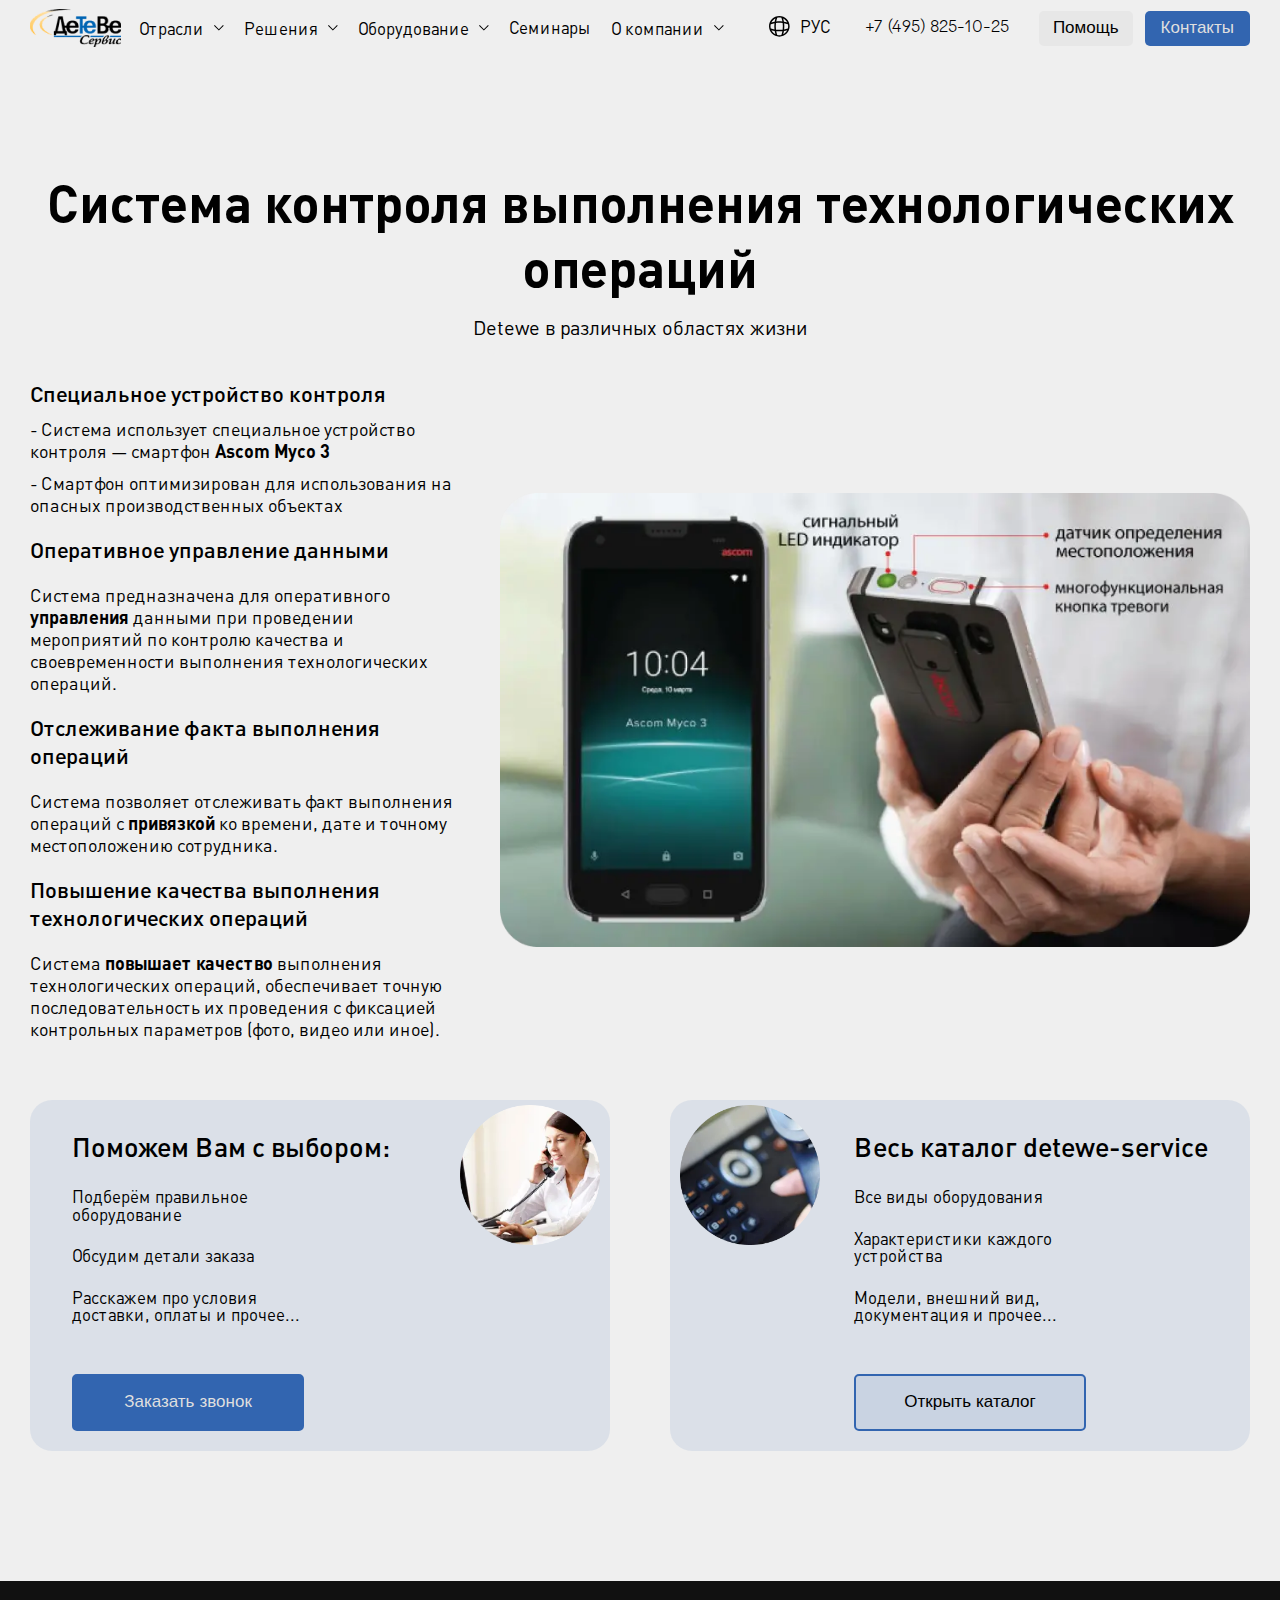
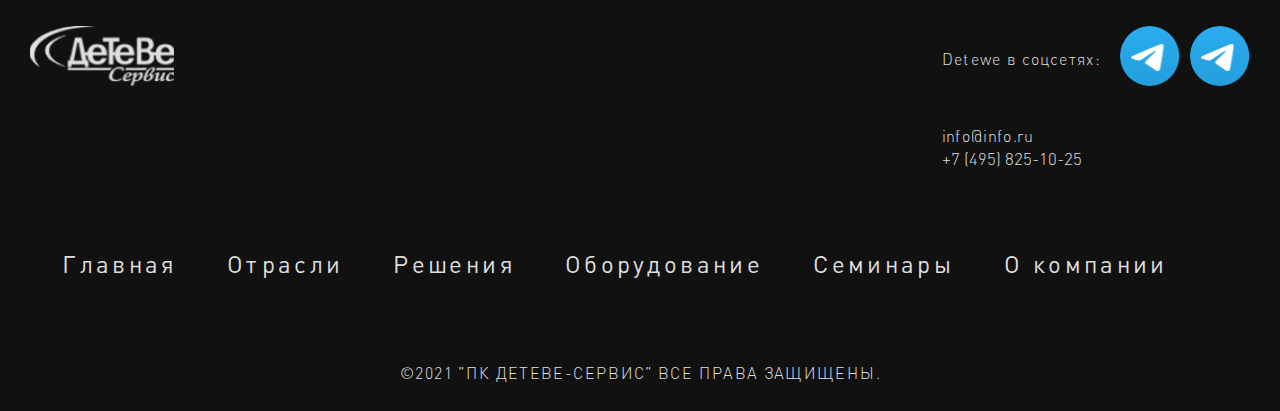
<file: solution_6.html>
<!DOCTYPE html>
<html>
<head>
  <meta charset="UTF-8">
  <meta http-equiv="x-ua-compatible" content="IE=edge">
  <meta name="viewport" content="width=device-width, initial-scale=1.0">
  <link rel="stylesheet" href="css/style.min.css?_v=20230425221922">
  <title>Система контроля выполнения технологических операций</title>
</head>
<body>
<div class="wrapper">
  <header class="header">
  <div class="container">
    <div class="header_wrapper">
      <a class="logo" href="/">
        <img src="img/logo_black.svg" alt="logo">
      </a>
      <nav class="nav">
        <ul class="header_menu grey">
          <li class="dropdown_item">
            <a class="black" href="javascript:void(0)">
              Отрасли
              <svg class="desktop_arr black" width="10" height="10" viewBox="0 0 10 10" fill="none" xmlns="http://www.w3.org/2000/svg">
                <path fill-rule="evenodd" clip-rule="evenodd" d="M0 2.70711L0.707107 2L4.85355 6.14645L9 2L9.70711 2.70711L4.85355 7.56066L0 2.70711Z" fill="#fff"/>
              </svg>
            </a>
            <svg class="mobile_arr black" width="10" height="10" viewBox="0 0 10 10" fill="none" xmlns="http://www.w3.org/2000/svg">
              <path fill-rule="evenodd" clip-rule="evenodd" d="M0 2.70711L0.707107 2L4.85355 6.14645L9 2L9.70711 2.70711L4.85355 7.56066L0 2.70711Z" fill="#fff"/>
            </svg>
            <ul class="dropdown_menu grey">
              <li>
                <a class="black" href="javascript:void(0)">Энергетика</a>
              </li>
              <li>
                <a class="black" href="javascript:void(0)">Нефтегаз</a>
              </li>
              <li>
                <a class="black" href="javascript:void(0)">Госсектор</a>
              </li>
              <li>
                <a class="black" href="javascript:void(0)">Торговые сети</a>
              </li>
              <li>
                <a class="black" href="javascript:void(0)">Транспортный сектор</a>
              </li>
              <li>
                <a class="black" href="javascript:void(0)">Банковский сектор</a>
              </li>
              <li>
                <a class="black" href="javascript:void(0)">Здравоохранение</a>
              </li>
            </ul>
          </li>
          <li class="dropdown_item">
            <a class="black" href="javascript:void(0)">
              Решения
              <svg class="desktop_arr black" width="10" height="10" viewBox="0 0 10 10" fill="none" xmlns="http://www.w3.org/2000/svg">
                <path fill-rule="evenodd" clip-rule="evenodd" d="M0 2.70711L0.707107 2L4.85355 6.14645L9 2L9.70711 2.70711L4.85355 7.56066L0 2.70711Z" fill="#fff"/>
              </svg>
            </a>
            <svg class="mobile_arr black" width="10" height="10" viewBox="0 0 10 10" fill="none" xmlns="http://www.w3.org/2000/svg">
              <path fill-rule="evenodd" clip-rule="evenodd" d="M0 2.70711L0.707107 2L4.85355 6.14645L9 2L9.70711 2.70711L4.85355 7.56066L0 2.70711Z" fill="#fff"/>
            </svg>
            <ul class="dropdown_menu grey">
              <li>
                <a class="black" href="javascript:void(0)">Решения для крупных компаний и филиалов</a>
              </li>
              <li>
                <a class="black" href="javascript:void(0)">Решения для малого и среднего бизнеса</a>
              </li>
              <li>
                <a class="black" href="javascript:void(0)">Плавный переход на VoIP телефонную систему innovaphone АТС</a>
              </li>
              <li>
                <a class="black" href="javascript:void(0)">Объединение офисов в единую сеть</a>
              </li>
              <li>
                <a class="black" href="javascript:void(0)">Система определения местоположения абонента</a>
              </li>
              <li>
                <a class="black" href="javascript:void(0)">Система контроля выполнения технологических операций</a>
              </li>
              <li>
                <a class="black" href="javascript:void(0)">Система рассылки аварийных сообщений</a>
              </li>
              <li>
                <a class="black" href="javascript:void(0)">Умная палата LonBon</a>
              </li>
              <li>
                <a class="black" href="javascript:void(0)">Система палатной сигнализации Telligence</a>
              </li>
            </ul>
          </li>
          <li class="dropdown_item">
            <a class="black" href="javascript:void(0)">
              Оборудование
              <svg class="desktop_arr black" width="10" height="10" viewBox="0 0 10 10" fill="none" xmlns="http://www.w3.org/2000/svg">
                <path fill-rule="evenodd" clip-rule="evenodd" d="M0 2.70711L0.707107 2L4.85355 6.14645L9 2L9.70711 2.70711L4.85355 7.56066L0 2.70711Z" fill="#fff"/>
              </svg>
            </a>
            <svg class="mobile_arr black" width="10" height="10" viewBox="0 0 10 10" fill="none" xmlns="http://www.w3.org/2000/svg">
              <path fill-rule="evenodd" clip-rule="evenodd" d="M0 2.70711L0.707107 2L4.85355 6.14645L9 2L9.70711 2.70711L4.85355 7.56066L0 2.70711Z" fill="#fff"/>
            </svg>
            <ul class="dropdown_menu grey">
              <li>
                <a class="black" href="javascript:void(0)">IP телефония</a>
              </li>
              <li>
                <a class="black" href="javascript:void(0)">IP Dect</a>
              </li>
              <li>
                <a class="black" href="javascript:void(0)">Унифицированные коммуникации (UC)</a>
              </li>
              <li>
                <a class="black" href="javascript:void(0)">Умная палата LonBon</a>
              </li>
              <li>
                <a class="black" href="javascript:void(0)">Система палатной сигнализации Telligence</a>
              </li>
            </ul>
          </li>
          <li>
            <a class="black" href="javascript:void(0)">Семинары</a>
          </li>
          <li class="dropdown_item black">
            <a class="black" href="javascript:void(0)">
              О компании
              <svg class="desktop_arr black" width="10" height="10" viewBox="0 0 10 10" fill="none" xmlns="http://www.w3.org/2000/svg">
                <path fill-rule="evenodd" clip-rule="evenodd" d="M0 2.70711L0.707107 2L4.85355 6.14645L9 2L9.70711 2.70711L4.85355 7.56066L0 2.70711Z" fill="#fff"/>
              </svg>
            </a>
            <svg class="mobile_arr black" width="10" height="10" viewBox="0 0 10 10" fill="none" xmlns="http://www.w3.org/2000/svg">
              <path fill-rule="evenodd" clip-rule="evenodd" d="M0 2.70711L0.707107 2L4.85355 6.14645L9 2L9.70711 2.70711L4.85355 7.56066L0 2.70711Z" fill="#fff"/>
            </svg>
            <ul class="dropdown_menu grey">
              <li>
                <a class="black" href="javascript:void(0)">О нас</a>
              </li>
              <li>
                <a class="black" href="javascript:void(0)">Партнеры</a>
              </li>
              <li>
                <a class="black" href="javascript:void(0)">Лицензии, сертификаты, патенты</a>
              </li>
              <li>
                <a class="black" href="javascript:void(0)">Контакты и схема проезда</a>
              </li>
              <li>
                <a class="black" href="javascript:void(0)">Сотрудничество</a>
              </li>
            </ul>
          </li>
        </ul>
      </nav>
      <div class="header__info">
        <div class="language_changer">
          <a class="change_lang black" href="javascript:void(0);">
            <svg class="black" width="21" height="21" viewBox="0 0 21 21" fill="none" xmlns="http://www.w3.org/2000/svg">
              <mask id="mask0_35_53" style="mask-type:alpha" maskUnits="userSpaceOnUse" x="0" y="0" width="21" height="21">
                <path fill-rule="evenodd" clip-rule="evenodd" d="M0 10.3226C0 4.62143 4.62143 0 10.3226 0C16.0237 0 20.6452 4.62143 20.6452 10.3226C20.6452 16.0237 16.0237 20.6452 10.3226 20.6452C4.62143 20.6452 0 16.0237 0 10.3226ZM10.3226 1.5C9.59052 1.5 8.87929 1.58915 8.19915 1.75719C8.19494 1.82033 8.18271 1.88335 8.16222 1.94473C7.77569 3.10268 7.47147 4.28069 7.24956 5.47022C9.29195 5.24439 11.3532 5.24439 13.3956 5.47022C13.1737 4.28069 12.8695 3.10268 12.483 1.94473C12.4622 1.88258 12.4501 1.81962 12.4458 1.75715C11.7658 1.58914 11.0546 1.5 10.3226 1.5ZM13.6361 7.00911C11.4359 6.73142 9.20927 6.73142 7.00911 7.00911C6.73142 9.20927 6.73142 11.4359 7.00911 13.6361C9.20927 13.9138 11.4359 13.9138 13.6361 13.6361C13.9138 11.4359 13.9138 9.20927 13.6361 7.00911ZM15.175 13.3956C15.4008 11.3532 15.4008 9.29195 15.175 7.24956C16.3645 7.47147 17.5425 7.77569 18.7004 8.16222C18.7626 8.18297 18.8256 8.19512 18.888 8.19933C19.056 8.87942 19.1452 9.59059 19.1452 10.3226C19.1452 11.0547 19.056 11.7659 18.888 12.446C18.8248 12.4502 18.7618 12.4625 18.7004 12.483C17.5425 12.8695 16.3645 13.1737 15.175 13.3956ZM13.3956 15.175C11.3532 15.4008 9.29195 15.4008 7.24956 15.175C7.47147 16.3645 7.77569 17.5425 8.16222 18.7004C8.18271 18.7618 8.19494 18.8248 8.19915 18.888C8.87929 19.056 9.59052 19.1452 10.3226 19.1452C11.0546 19.1452 11.7658 19.056 12.4458 18.888C12.4501 18.8256 12.4622 18.7626 12.483 18.7004C12.8695 17.5425 13.1737 16.3645 13.3956 15.175ZM5.47022 13.3956C5.24439 11.3532 5.24439 9.29195 5.47022 7.24956C4.28069 7.47147 3.10268 7.77569 1.94473 8.16222C1.88258 8.18297 1.81962 8.19512 1.75715 8.19933C1.58914 8.87942 1.5 9.59059 1.5 10.3226C1.5 11.0547 1.58915 11.7659 1.75719 12.446C1.82033 12.4502 1.88335 12.4625 1.94473 12.483C3.10268 12.8695 4.28069 13.1737 5.47022 13.3956ZM2.44333 14.2962C2.44856 14.2695 2.45236 14.2422 2.45466 14.2145C3.52026 14.527 4.59986 14.7747 5.68766 14.9575C5.87052 16.0453 6.1182 17.1249 6.43071 18.1905C6.403 18.1928 6.37572 18.1966 6.34894 18.2019C4.66653 17.3517 3.29343 15.9786 2.44333 14.2962ZM2.39373 6.44866C3.4791 6.12767 4.57913 5.874 5.68766 5.68766C5.87052 4.59987 6.1182 3.52026 6.43071 2.45466C6.403 2.45236 6.37571 2.44856 6.34894 2.44333C4.63341 3.31017 3.23949 4.7208 2.39373 6.44866ZM14.9575 14.9575C16.0453 14.7747 17.1249 14.527 18.1905 14.2145C18.1928 14.2422 18.1966 14.2695 18.2019 14.2962C17.335 16.0118 15.9244 17.4057 14.1965 18.2514C14.5175 17.1661 14.7712 16.066 14.9575 14.9575ZM18.2514 6.44866C17.1661 6.12767 16.066 5.874 14.9575 5.68766C14.7712 4.57913 14.5175 3.4791 14.1965 2.39373C15.9577 3.25582 17.3894 4.68744 18.2514 6.44866Z" fill="black"/>
              </mask>
              <g mask="url(#mask0_35_53)">
                <rect x="-1.95679" y="-2.74893" width="27.7275" height="27.7275" fill="white"/>
              </g>
            </svg>
            <span>РУС</span>
          </a>
          <ul class="lang_list grey">
            <li><a class="link black" href="javascript:void(0);">БЕЛ</a></li>
            <li><a class="link black" href="javascript:void(0);">ENG</a></li>
          </ul>
        </div>
        <a class="header_tel black" href="tel:+7 (495) 825-10-25">
          +7 (495) 825-10-25
        </a>
        <div class="header__info_links">
          <a class="help black" href="javascript:void(0)">Помощь</a>
          <a href="javascript:void(0)">Контакты</a>
        </div>
        <a class="header_mobile__button black" href="javascript:void(0)">
          <span class="line black"></span>
        </a>
      </div>
    </div>
  </div>
</header>

  <main>
    <div class="solutions-page">
      <div class="container">
        <h1 class="title_h2">Система контроля выполнения технологических операций</h1>
        <p class="sub_title">Detewe в различных областях жизни</p>
        <div class="solutions_wrapper">
          <div class="solutions_list">
            <h4>Специальное устройство контроля</h4>
            <ul>
              <li>- Система использует специальное устройство контроля — смартфон <b>Ascom Myco 3</b></li>
              <li>- Смартфон оптимизирован для использования на опасных производственных объектах</li>
            </ul>
            <h4>Оперативное управление данными</h4>
            <p class="text">
              Система предназначена для оперативного <b>управления</b> данными при
              проведении мероприятий по контролю качества и своевременности выполнения технологических операций.
            </p>
            <h4>Отслеживание факта выполнения операций</h4>
            <p class="text">
              Система позволяет отслеживать факт выполнения операций с <b>привязкой</b> ко времени, дате и точному местоположению сотрудника.
            </p>
            <h4>Повышение качества выполнения технологических операций</h4>
            <p class="text">
              Система <b>повышает качество</b> выполнения
              технологических операций, обеспечивает точную
              последовательность их проведения c фиксацией контрольных параметров (фото, видео или иное).
            </p>
          </div>
          <picture><source srcset="img/sol_6.webp" type="image/webp"><img src="img/sol_6.png" alt=""></picture>
        </div>
        <div class="solutions__helpers">
          <div class="help_wrapper">
            <div class="content">
              <p class="title">Поможем Вам с выбором:</p>
              <ul>
                <li>Подберём правильное оборудование</li>
                <li>Обсудим детали заказа</li>
                <li>Расскажем про условия доставки, оплаты и прочее...</li>
              </ul>
              <a class="blue_link" href="javascript:void(0)">Заказать звонок</a>
            </div>
            <div class="image_block">
              <picture><source srcset="img/tetya.webp" type="image/webp"><img src="img/tetya.png" alt=""></picture>
            </div>
          </div>
          <div class="help_wrapper">
            <div class="image_block">
              <picture><source srcset="img/mobilka.webp" type="image/webp"><img src="img/mobilka.png" alt=""></picture>
            </div>
            <div class="right_content">
              <p class="title">Весь каталог detewe-service</p>
              <ul>
                <li>Все виды оборудования</li>
                <li>Характеристики каждого устройства</li>
                <li>Модели, внешний вид, документация и прочее...</li>
              </ul>
              <a class="link" href="javascript:void(0)">Открыть каталог</a>
            </div>
          </div>
        </div>
      </div>
    </div>
  </main>

  <footer>
    <div class="container">
        <div class="footer_top">
            <a class="footer_logo" href="/">
                <picture><source srcset="img/footer_logo.webp" type="image/webp"><img src="img/footer_logo.png" alt="logo"></picture>
            </a>
            <div class="footer_links">
                <div class="social_links">
                    <p class="text">Detewe в соцсетях:</p>
                    <a class="link" href="javascript:void(0)">
                        <svg width="60" height="60" viewBox="0 0 60 60" fill="none" xmlns="http://www.w3.org/2000/svg" xmlns:xlink="http://www.w3.org/1999/xlink">
                            <ellipse cx="29.6875" cy="30" rx="29.6875" ry="30" fill="url(#pattern0)"/>
                            <defs>
                                <pattern id="pattern0" patternContentUnits="objectBoundingBox" width="1" height="1">
                                    <use xlink:href="#image0_5_103" transform="matrix(0.00197368 0 0 0.00195312 -0.00526316 0)"/>
                                </pattern>
                                <image id="image0_5_103" width="512" height="512" xlink:href="[data-uri]"/>
                            </defs>
                        </svg>
                    </a>
                    <a class="link" href="javascript:void(0)">
                        <svg width="60" height="60" viewBox="0 0 60 60" fill="none" xmlns="http://www.w3.org/2000/svg" xmlns:xlink="http://www.w3.org/1999/xlink">
                            <ellipse cx="29.6875" cy="30" rx="29.6875" ry="30" fill="url(#pattern0)"/>
                            <defs>
                                <pattern id="pattern0" patternContentUnits="objectBoundingBox" width="1" height="1">
                                    <use xlink:href="#image0_5_103" transform="matrix(0.00197368 0 0 0.00195312 -0.00526316 0)"/>
                                </pattern>
                                <image id="image0_5_103" width="512" height="512" xlink:href="[data-uri]"/>
                            </defs>
                        </svg>
                    </a>
                </div>
                <div class="footer_contacts">
                    <a class="mail" href="mailto:info@info.ru">info@info.ru</a>
                    <a class="tel" href="tel:+7 (495) 825-10-25">+7 (495) 825-10-25</a>
                </div>
            </div>
        </div>

        <nav class="nav">
            <ul class="footer__menu">
                <li>
                    <a href="javascript:void(0)">Главная</a>
                </li>
                <li>
                    <a href="javascript:void(0)">Отрасли</a>
                </li>
                <li>
                    <a href="javascript:void(0)">Решения</a>
                </li>
                <li>
                    <a href="javascript:void(0)">Оборудование</a>
                </li>
                <li>
                    <a href="javascript:void(0)">Семинары</a>
                </li>
                <li>
                    <a href="javascript:void(0)">О компании</a>
                </li>
            </ul>
        </nav>

        <p class="copyright">©2021 "ПК ДЕТЕВЕ-СЕРВИС" ВСЕ ПРАВА ЗАЩИЩЕНЫ.</p>
    </div>
</footer>
</div>
<script src="js/jquery-3.4.1.min.js?_v=20230425221922"></script>
<script src="js/lightslider.min.js?_v=20230425221922"></script>
<script src="js/owl.carousel.min.js?_v=20230425221922"></script>
<script src="js/fancy.min.js?_v=20230425221922"></script>
<script src="js/app.min.js?_v=20230425221922"></script>
</body>
</html>
</file>
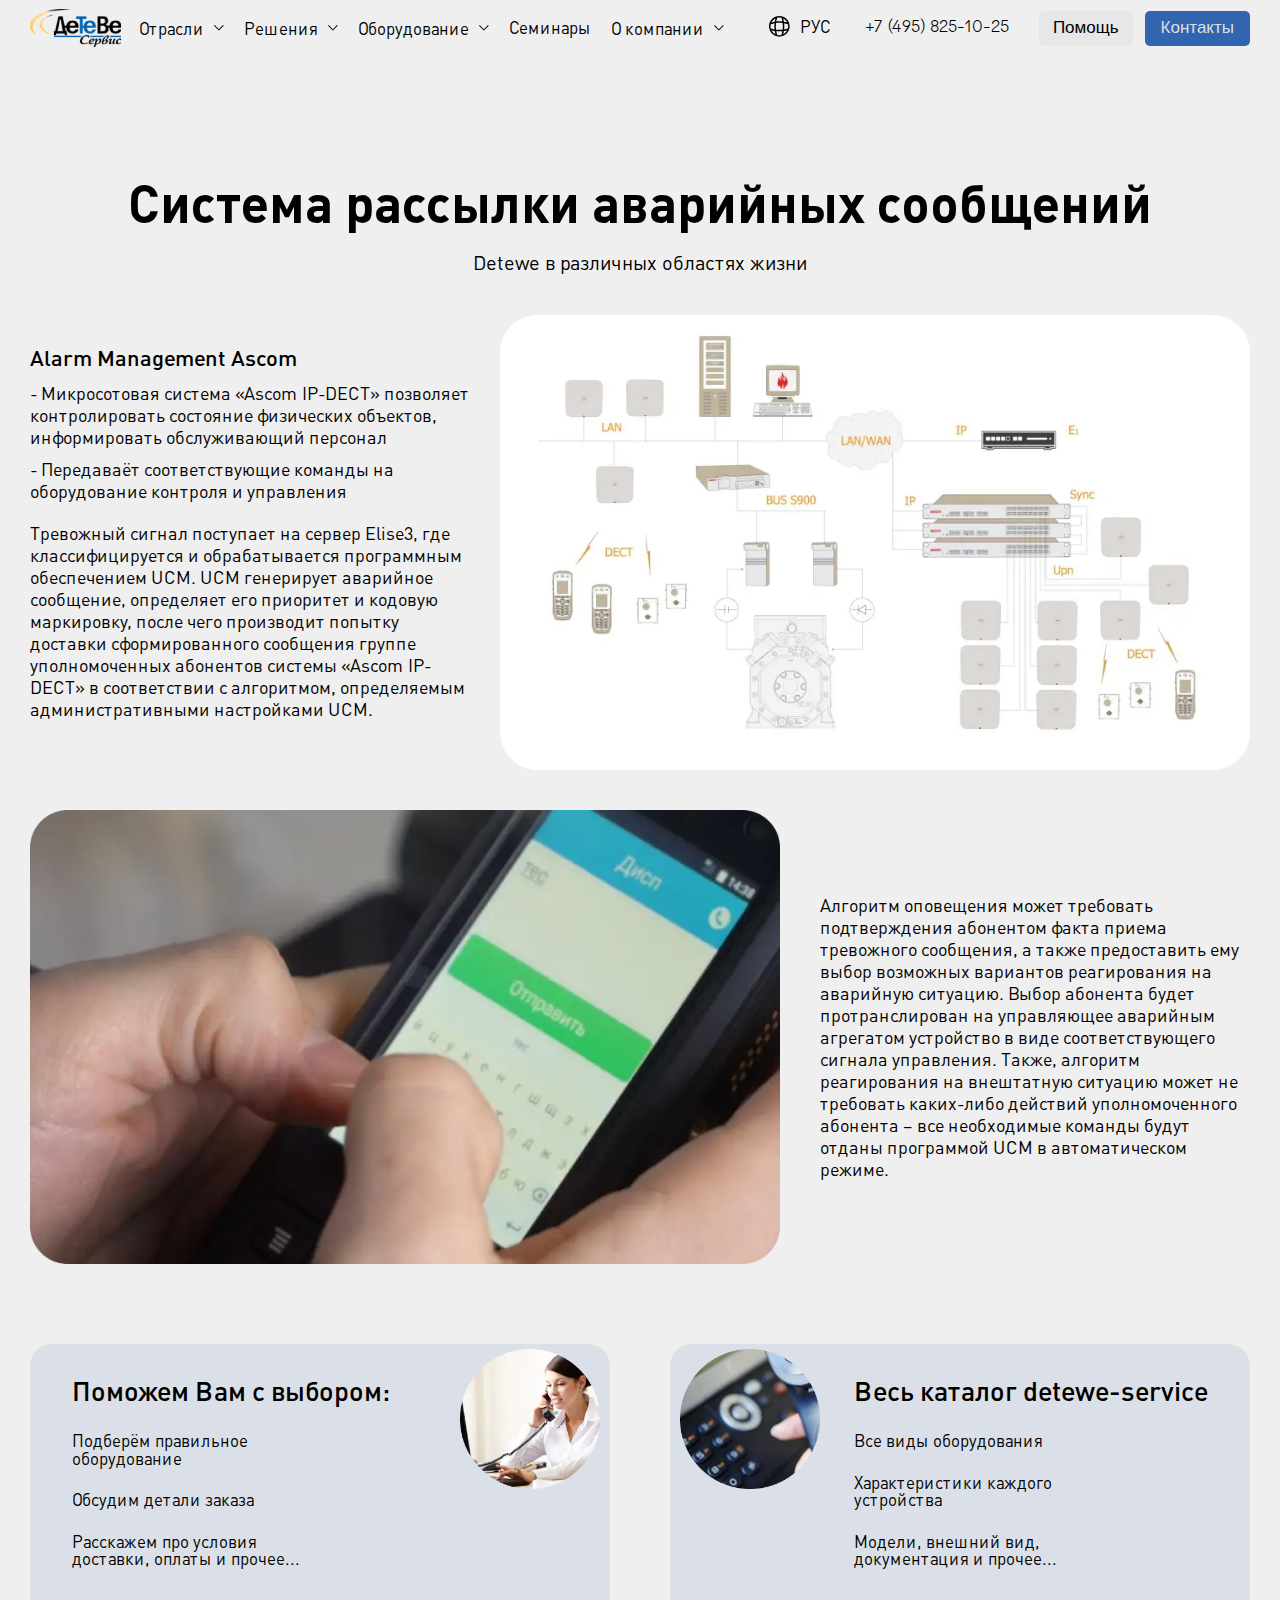
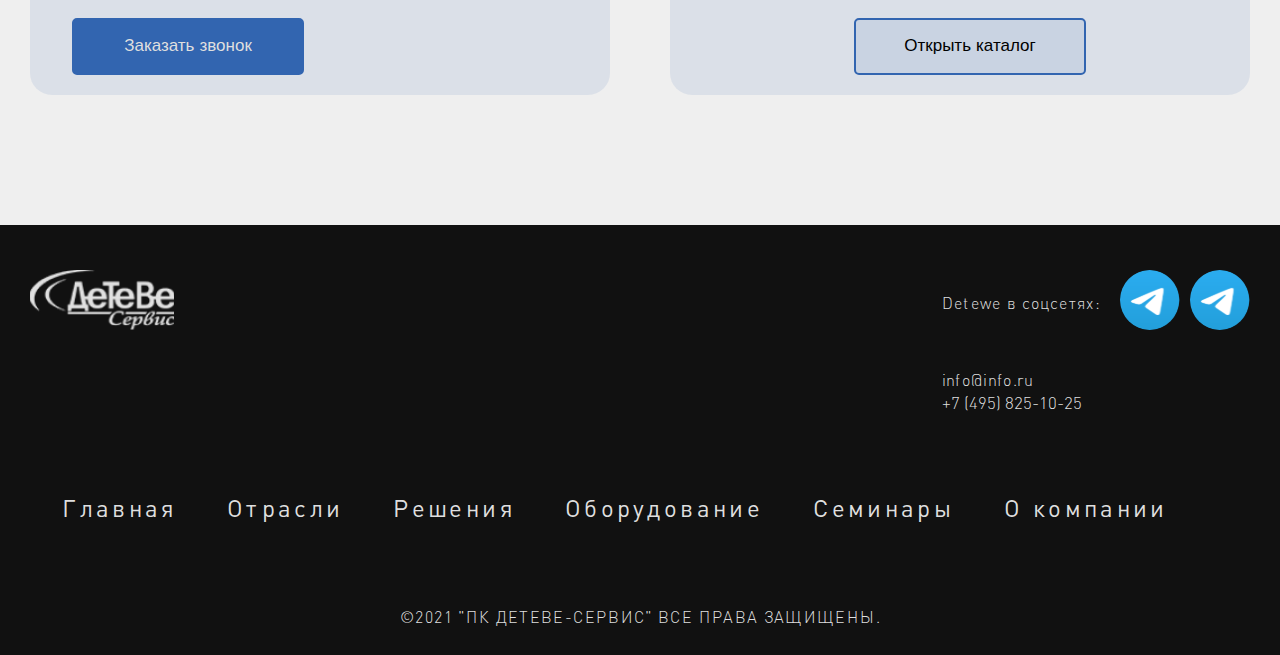
<file: solution_7.html>
<!DOCTYPE html>
<html>
<head>
  <meta charset="UTF-8">
  <meta http-equiv="x-ua-compatible" content="IE=edge">
  <meta name="viewport" content="width=device-width, initial-scale=1.0">
  <link rel="stylesheet" href="css/style.min.css?_v=20230425221922">
  <title>Система рассылки аварийных сообщений</title>
</head>
<body>
<div class="wrapper">
  <header class="header">
  <div class="container">
    <div class="header_wrapper">
      <a class="logo" href="/">
        <img src="img/logo_black.svg" alt="logo">
      </a>
      <nav class="nav">
        <ul class="header_menu grey">
          <li class="dropdown_item">
            <a class="black" href="javascript:void(0)">
              Отрасли
              <svg class="desktop_arr black" width="10" height="10" viewBox="0 0 10 10" fill="none" xmlns="http://www.w3.org/2000/svg">
                <path fill-rule="evenodd" clip-rule="evenodd" d="M0 2.70711L0.707107 2L4.85355 6.14645L9 2L9.70711 2.70711L4.85355 7.56066L0 2.70711Z" fill="#fff"/>
              </svg>
            </a>
            <svg class="mobile_arr black" width="10" height="10" viewBox="0 0 10 10" fill="none" xmlns="http://www.w3.org/2000/svg">
              <path fill-rule="evenodd" clip-rule="evenodd" d="M0 2.70711L0.707107 2L4.85355 6.14645L9 2L9.70711 2.70711L4.85355 7.56066L0 2.70711Z" fill="#fff"/>
            </svg>
            <ul class="dropdown_menu grey">
              <li>
                <a class="black" href="javascript:void(0)">Энергетика</a>
              </li>
              <li>
                <a class="black" href="javascript:void(0)">Нефтегаз</a>
              </li>
              <li>
                <a class="black" href="javascript:void(0)">Госсектор</a>
              </li>
              <li>
                <a class="black" href="javascript:void(0)">Торговые сети</a>
              </li>
              <li>
                <a class="black" href="javascript:void(0)">Транспортный сектор</a>
              </li>
              <li>
                <a class="black" href="javascript:void(0)">Банковский сектор</a>
              </li>
              <li>
                <a class="black" href="javascript:void(0)">Здравоохранение</a>
              </li>
            </ul>
          </li>
          <li class="dropdown_item">
            <a class="black" href="javascript:void(0)">
              Решения
              <svg class="desktop_arr black" width="10" height="10" viewBox="0 0 10 10" fill="none" xmlns="http://www.w3.org/2000/svg">
                <path fill-rule="evenodd" clip-rule="evenodd" d="M0 2.70711L0.707107 2L4.85355 6.14645L9 2L9.70711 2.70711L4.85355 7.56066L0 2.70711Z" fill="#fff"/>
              </svg>
            </a>
            <svg class="mobile_arr black" width="10" height="10" viewBox="0 0 10 10" fill="none" xmlns="http://www.w3.org/2000/svg">
              <path fill-rule="evenodd" clip-rule="evenodd" d="M0 2.70711L0.707107 2L4.85355 6.14645L9 2L9.70711 2.70711L4.85355 7.56066L0 2.70711Z" fill="#fff"/>
            </svg>
            <ul class="dropdown_menu grey">
              <li>
                <a class="black" href="javascript:void(0)">Решения для крупных компаний и филиалов</a>
              </li>
              <li>
                <a class="black" href="javascript:void(0)">Решения для малого и среднего бизнеса</a>
              </li>
              <li>
                <a class="black" href="javascript:void(0)">Плавный переход на VoIP телефонную систему innovaphone АТС</a>
              </li>
              <li>
                <a class="black" href="javascript:void(0)">Объединение офисов в единую сеть</a>
              </li>
              <li>
                <a class="black" href="javascript:void(0)">Система определения местоположения абонента</a>
              </li>
              <li>
                <a class="black" href="javascript:void(0)">Система контроля выполнения технологических операций</a>
              </li>
              <li>
                <a class="black" href="javascript:void(0)">Система рассылки аварийных сообщений</a>
              </li>
              <li>
                <a class="black" href="javascript:void(0)">Умная палата LonBon</a>
              </li>
              <li>
                <a class="black" href="javascript:void(0)">Система палатной сигнализации Telligence</a>
              </li>
            </ul>
          </li>
          <li class="dropdown_item">
            <a class="black" href="javascript:void(0)">
              Оборудование
              <svg class="desktop_arr black" width="10" height="10" viewBox="0 0 10 10" fill="none" xmlns="http://www.w3.org/2000/svg">
                <path fill-rule="evenodd" clip-rule="evenodd" d="M0 2.70711L0.707107 2L4.85355 6.14645L9 2L9.70711 2.70711L4.85355 7.56066L0 2.70711Z" fill="#fff"/>
              </svg>
            </a>
            <svg class="mobile_arr black" width="10" height="10" viewBox="0 0 10 10" fill="none" xmlns="http://www.w3.org/2000/svg">
              <path fill-rule="evenodd" clip-rule="evenodd" d="M0 2.70711L0.707107 2L4.85355 6.14645L9 2L9.70711 2.70711L4.85355 7.56066L0 2.70711Z" fill="#fff"/>
            </svg>
            <ul class="dropdown_menu grey">
              <li>
                <a class="black" href="javascript:void(0)">IP телефония</a>
              </li>
              <li>
                <a class="black" href="javascript:void(0)">IP Dect</a>
              </li>
              <li>
                <a class="black" href="javascript:void(0)">Унифицированные коммуникации (UC)</a>
              </li>
              <li>
                <a class="black" href="javascript:void(0)">Умная палата LonBon</a>
              </li>
              <li>
                <a class="black" href="javascript:void(0)">Система палатной сигнализации Telligence</a>
              </li>
            </ul>
          </li>
          <li>
            <a class="black" href="javascript:void(0)">Семинары</a>
          </li>
          <li class="dropdown_item black">
            <a class="black" href="javascript:void(0)">
              О компании
              <svg class="desktop_arr black" width="10" height="10" viewBox="0 0 10 10" fill="none" xmlns="http://www.w3.org/2000/svg">
                <path fill-rule="evenodd" clip-rule="evenodd" d="M0 2.70711L0.707107 2L4.85355 6.14645L9 2L9.70711 2.70711L4.85355 7.56066L0 2.70711Z" fill="#fff"/>
              </svg>
            </a>
            <svg class="mobile_arr black" width="10" height="10" viewBox="0 0 10 10" fill="none" xmlns="http://www.w3.org/2000/svg">
              <path fill-rule="evenodd" clip-rule="evenodd" d="M0 2.70711L0.707107 2L4.85355 6.14645L9 2L9.70711 2.70711L4.85355 7.56066L0 2.70711Z" fill="#fff"/>
            </svg>
            <ul class="dropdown_menu grey">
              <li>
                <a class="black" href="javascript:void(0)">О нас</a>
              </li>
              <li>
                <a class="black" href="javascript:void(0)">Партнеры</a>
              </li>
              <li>
                <a class="black" href="javascript:void(0)">Лицензии, сертификаты, патенты</a>
              </li>
              <li>
                <a class="black" href="javascript:void(0)">Контакты и схема проезда</a>
              </li>
              <li>
                <a class="black" href="javascript:void(0)">Сотрудничество</a>
              </li>
            </ul>
          </li>
        </ul>
      </nav>
      <div class="header__info">
        <div class="language_changer">
          <a class="change_lang black" href="javascript:void(0);">
            <svg class="black" width="21" height="21" viewBox="0 0 21 21" fill="none" xmlns="http://www.w3.org/2000/svg">
              <mask id="mask0_35_53" style="mask-type:alpha" maskUnits="userSpaceOnUse" x="0" y="0" width="21" height="21">
                <path fill-rule="evenodd" clip-rule="evenodd" d="M0 10.3226C0 4.62143 4.62143 0 10.3226 0C16.0237 0 20.6452 4.62143 20.6452 10.3226C20.6452 16.0237 16.0237 20.6452 10.3226 20.6452C4.62143 20.6452 0 16.0237 0 10.3226ZM10.3226 1.5C9.59052 1.5 8.87929 1.58915 8.19915 1.75719C8.19494 1.82033 8.18271 1.88335 8.16222 1.94473C7.77569 3.10268 7.47147 4.28069 7.24956 5.47022C9.29195 5.24439 11.3532 5.24439 13.3956 5.47022C13.1737 4.28069 12.8695 3.10268 12.483 1.94473C12.4622 1.88258 12.4501 1.81962 12.4458 1.75715C11.7658 1.58914 11.0546 1.5 10.3226 1.5ZM13.6361 7.00911C11.4359 6.73142 9.20927 6.73142 7.00911 7.00911C6.73142 9.20927 6.73142 11.4359 7.00911 13.6361C9.20927 13.9138 11.4359 13.9138 13.6361 13.6361C13.9138 11.4359 13.9138 9.20927 13.6361 7.00911ZM15.175 13.3956C15.4008 11.3532 15.4008 9.29195 15.175 7.24956C16.3645 7.47147 17.5425 7.77569 18.7004 8.16222C18.7626 8.18297 18.8256 8.19512 18.888 8.19933C19.056 8.87942 19.1452 9.59059 19.1452 10.3226C19.1452 11.0547 19.056 11.7659 18.888 12.446C18.8248 12.4502 18.7618 12.4625 18.7004 12.483C17.5425 12.8695 16.3645 13.1737 15.175 13.3956ZM13.3956 15.175C11.3532 15.4008 9.29195 15.4008 7.24956 15.175C7.47147 16.3645 7.77569 17.5425 8.16222 18.7004C8.18271 18.7618 8.19494 18.8248 8.19915 18.888C8.87929 19.056 9.59052 19.1452 10.3226 19.1452C11.0546 19.1452 11.7658 19.056 12.4458 18.888C12.4501 18.8256 12.4622 18.7626 12.483 18.7004C12.8695 17.5425 13.1737 16.3645 13.3956 15.175ZM5.47022 13.3956C5.24439 11.3532 5.24439 9.29195 5.47022 7.24956C4.28069 7.47147 3.10268 7.77569 1.94473 8.16222C1.88258 8.18297 1.81962 8.19512 1.75715 8.19933C1.58914 8.87942 1.5 9.59059 1.5 10.3226C1.5 11.0547 1.58915 11.7659 1.75719 12.446C1.82033 12.4502 1.88335 12.4625 1.94473 12.483C3.10268 12.8695 4.28069 13.1737 5.47022 13.3956ZM2.44333 14.2962C2.44856 14.2695 2.45236 14.2422 2.45466 14.2145C3.52026 14.527 4.59986 14.7747 5.68766 14.9575C5.87052 16.0453 6.1182 17.1249 6.43071 18.1905C6.403 18.1928 6.37572 18.1966 6.34894 18.2019C4.66653 17.3517 3.29343 15.9786 2.44333 14.2962ZM2.39373 6.44866C3.4791 6.12767 4.57913 5.874 5.68766 5.68766C5.87052 4.59987 6.1182 3.52026 6.43071 2.45466C6.403 2.45236 6.37571 2.44856 6.34894 2.44333C4.63341 3.31017 3.23949 4.7208 2.39373 6.44866ZM14.9575 14.9575C16.0453 14.7747 17.1249 14.527 18.1905 14.2145C18.1928 14.2422 18.1966 14.2695 18.2019 14.2962C17.335 16.0118 15.9244 17.4057 14.1965 18.2514C14.5175 17.1661 14.7712 16.066 14.9575 14.9575ZM18.2514 6.44866C17.1661 6.12767 16.066 5.874 14.9575 5.68766C14.7712 4.57913 14.5175 3.4791 14.1965 2.39373C15.9577 3.25582 17.3894 4.68744 18.2514 6.44866Z" fill="black"/>
              </mask>
              <g mask="url(#mask0_35_53)">
                <rect x="-1.95679" y="-2.74893" width="27.7275" height="27.7275" fill="white"/>
              </g>
            </svg>
            <span>РУС</span>
          </a>
          <ul class="lang_list grey">
            <li><a class="link black" href="javascript:void(0);">БЕЛ</a></li>
            <li><a class="link black" href="javascript:void(0);">ENG</a></li>
          </ul>
        </div>
        <a class="header_tel black" href="tel:+7 (495) 825-10-25">
          +7 (495) 825-10-25
        </a>
        <div class="header__info_links">
          <a class="help black" href="javascript:void(0)">Помощь</a>
          <a href="javascript:void(0)">Контакты</a>
        </div>
        <a class="header_mobile__button black" href="javascript:void(0)">
          <span class="line black"></span>
        </a>
      </div>
    </div>
  </div>
</header>

  <main>
    <div class="solutions-page">
      <div class="container">
        <h1 class="title_h2">Система рассылки аварийных сообщений</h1>
        <p class="sub_title">Detewe в различных областях жизни</p>
        <div class="solutions_wrapper">
          <div class="solutions_list">
            <h4>Alarm Management Ascom</h4>
            <ul>
              <li>- Микросотовая система «Ascom IP-DECT» позволяет контролировать состояние физических объектов, информировать обслуживающий персонал</li>
              <li>- Передаваёт соответствующие команды на оборудование контроля и управления</li>
            </ul>
            <p class="text">
              Тревожный сигнал поступает на сервер Elise3, где классифицируется и
              обрабатывается программным обеспечением UCM. UCM генерирует аварийное сообщение,
              определяет его приоритет и кодовую маркировку,
              после чего производит попытку доставки сформированного сообщения группе уполномоченных
              абонентов системы «Ascom IP-DECT» в соответствии с алгоритмом, определяемым
              административными настройками UCM.
            </p>
          </div>
          <picture><source srcset="img/sol7_1.webp" type="image/webp"><img src="img/sol7_1.png" alt=""></picture>
        </div>
        <div class="solutions_wrapper second">
          <picture><source srcset="img/sol7_2.webp" type="image/webp"><img class="left" src="img/sol7_2.png" alt=""></picture>
          <div class="solutions_list">
            <p class="text">
              Алгоритм оповещения может требовать подтверждения абонентом факта приема тревожного сообщения,
              а также предоставить ему выбор возможных вариантов реагирования на аварийную ситуацию.
              Выбор абонента будет протранслирован на управляющее аварийным агрегатом устройство в виде
              соответствующего сигнала управления. Также, алгоритм реагирования на внештатную ситуацию
              может не требовать каких-либо действий уполномоченного абонента – все необходимые команды
              будут отданы программой UCM в автоматическом режиме.
            </p>
          </div>
        </div>
        <div class="solutions__helpers">
          <div class="help_wrapper">
            <div class="content">
              <p class="title">Поможем Вам с выбором:</p>
              <ul>
                <li>Подберём правильное оборудование</li>
                <li>Обсудим детали заказа</li>
                <li>Расскажем про условия доставки, оплаты и прочее...</li>
              </ul>
              <a class="blue_link" href="javascript:void(0)">Заказать звонок</a>
            </div>
            <div class="image_block">
              <picture><source srcset="img/tetya.webp" type="image/webp"><img src="img/tetya.png" alt=""></picture>
            </div>
          </div>
          <div class="help_wrapper">
            <div class="image_block">
              <picture><source srcset="img/mobilka.webp" type="image/webp"><img src="img/mobilka.png" alt=""></picture>
            </div>
            <div class="right_content">
              <p class="title">Весь каталог detewe-service</p>
              <ul>
                <li>Все виды оборудования</li>
                <li>Характеристики каждого устройства</li>
                <li>Модели, внешний вид, документация и прочее...</li>
              </ul>
              <a class="link" href="javascript:void(0)">Открыть каталог</a>
            </div>
          </div>
        </div>
      </div>
    </div>
  </main>

  <footer>
    <div class="container">
        <div class="footer_top">
            <a class="footer_logo" href="/">
                <picture><source srcset="img/footer_logo.webp" type="image/webp"><img src="img/footer_logo.png" alt="logo"></picture>
            </a>
            <div class="footer_links">
                <div class="social_links">
                    <p class="text">Detewe в соцсетях:</p>
                    <a class="link" href="javascript:void(0)">
                        <svg width="60" height="60" viewBox="0 0 60 60" fill="none" xmlns="http://www.w3.org/2000/svg" xmlns:xlink="http://www.w3.org/1999/xlink">
                            <ellipse cx="29.6875" cy="30" rx="29.6875" ry="30" fill="url(#pattern0)"/>
                            <defs>
                                <pattern id="pattern0" patternContentUnits="objectBoundingBox" width="1" height="1">
                                    <use xlink:href="#image0_5_103" transform="matrix(0.00197368 0 0 0.00195312 -0.00526316 0)"/>
                                </pattern>
                                <image id="image0_5_103" width="512" height="512" xlink:href="[data-uri]"/>
                            </defs>
                        </svg>
                    </a>
                    <a class="link" href="javascript:void(0)">
                        <svg width="60" height="60" viewBox="0 0 60 60" fill="none" xmlns="http://www.w3.org/2000/svg" xmlns:xlink="http://www.w3.org/1999/xlink">
                            <ellipse cx="29.6875" cy="30" rx="29.6875" ry="30" fill="url(#pattern0)"/>
                            <defs>
                                <pattern id="pattern0" patternContentUnits="objectBoundingBox" width="1" height="1">
                                    <use xlink:href="#image0_5_103" transform="matrix(0.00197368 0 0 0.00195312 -0.00526316 0)"/>
                                </pattern>
                                <image id="image0_5_103" width="512" height="512" xlink:href="[data-uri]"/>
                            </defs>
                        </svg>
                    </a>
                </div>
                <div class="footer_contacts">
                    <a class="mail" href="mailto:info@info.ru">info@info.ru</a>
                    <a class="tel" href="tel:+7 (495) 825-10-25">+7 (495) 825-10-25</a>
                </div>
            </div>
        </div>

        <nav class="nav">
            <ul class="footer__menu">
                <li>
                    <a href="javascript:void(0)">Главная</a>
                </li>
                <li>
                    <a href="javascript:void(0)">Отрасли</a>
                </li>
                <li>
                    <a href="javascript:void(0)">Решения</a>
                </li>
                <li>
                    <a href="javascript:void(0)">Оборудование</a>
                </li>
                <li>
                    <a href="javascript:void(0)">Семинары</a>
                </li>
                <li>
                    <a href="javascript:void(0)">О компании</a>
                </li>
            </ul>
        </nav>

        <p class="copyright">©2021 "ПК ДЕТЕВЕ-СЕРВИС" ВСЕ ПРАВА ЗАЩИЩЕНЫ.</p>
    </div>
</footer>
</div>
<script src="js/jquery-3.4.1.min.js?_v=20230425221922"></script>
<script src="js/lightslider.min.js?_v=20230425221922"></script>
<script src="js/owl.carousel.min.js?_v=20230425221922"></script>
<script src="js/fancy.min.js?_v=20230425221922"></script>
<script src="js/app.min.js?_v=20230425221922"></script>
</body>
</html>
</file>
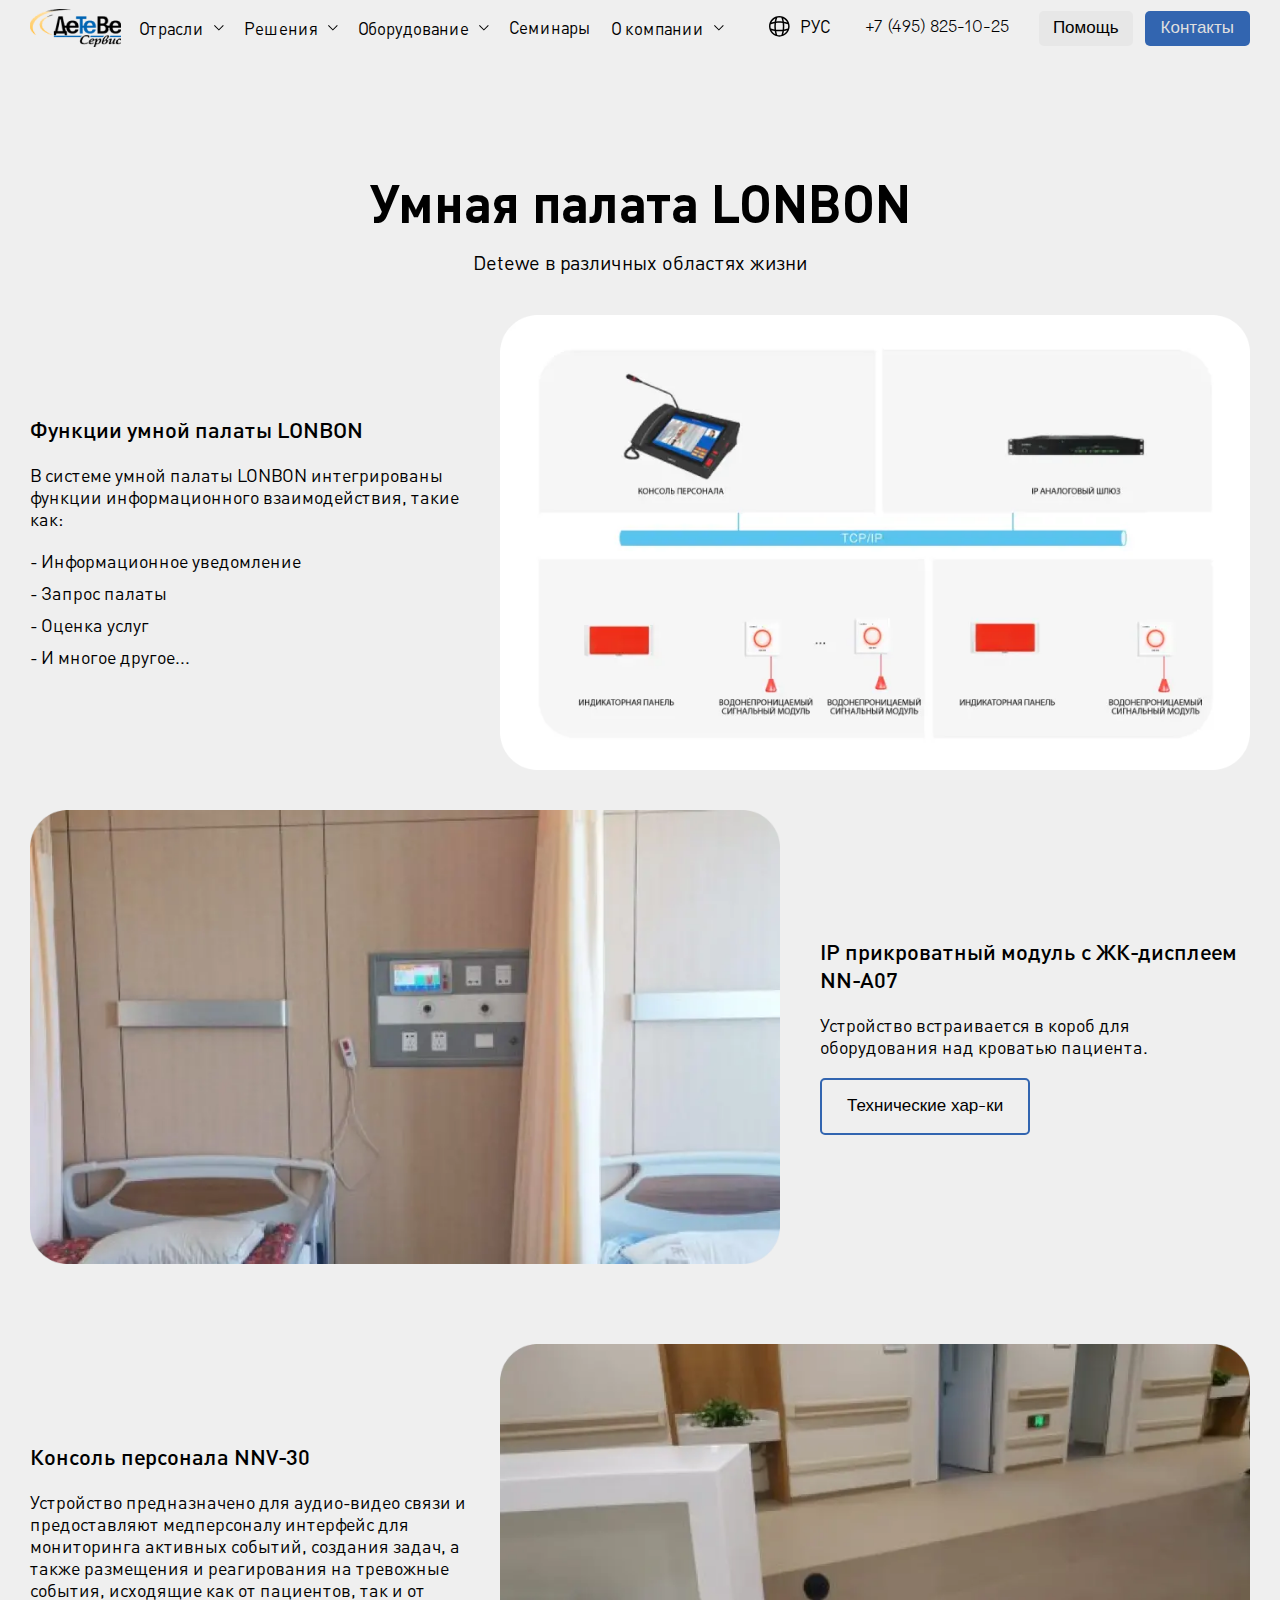
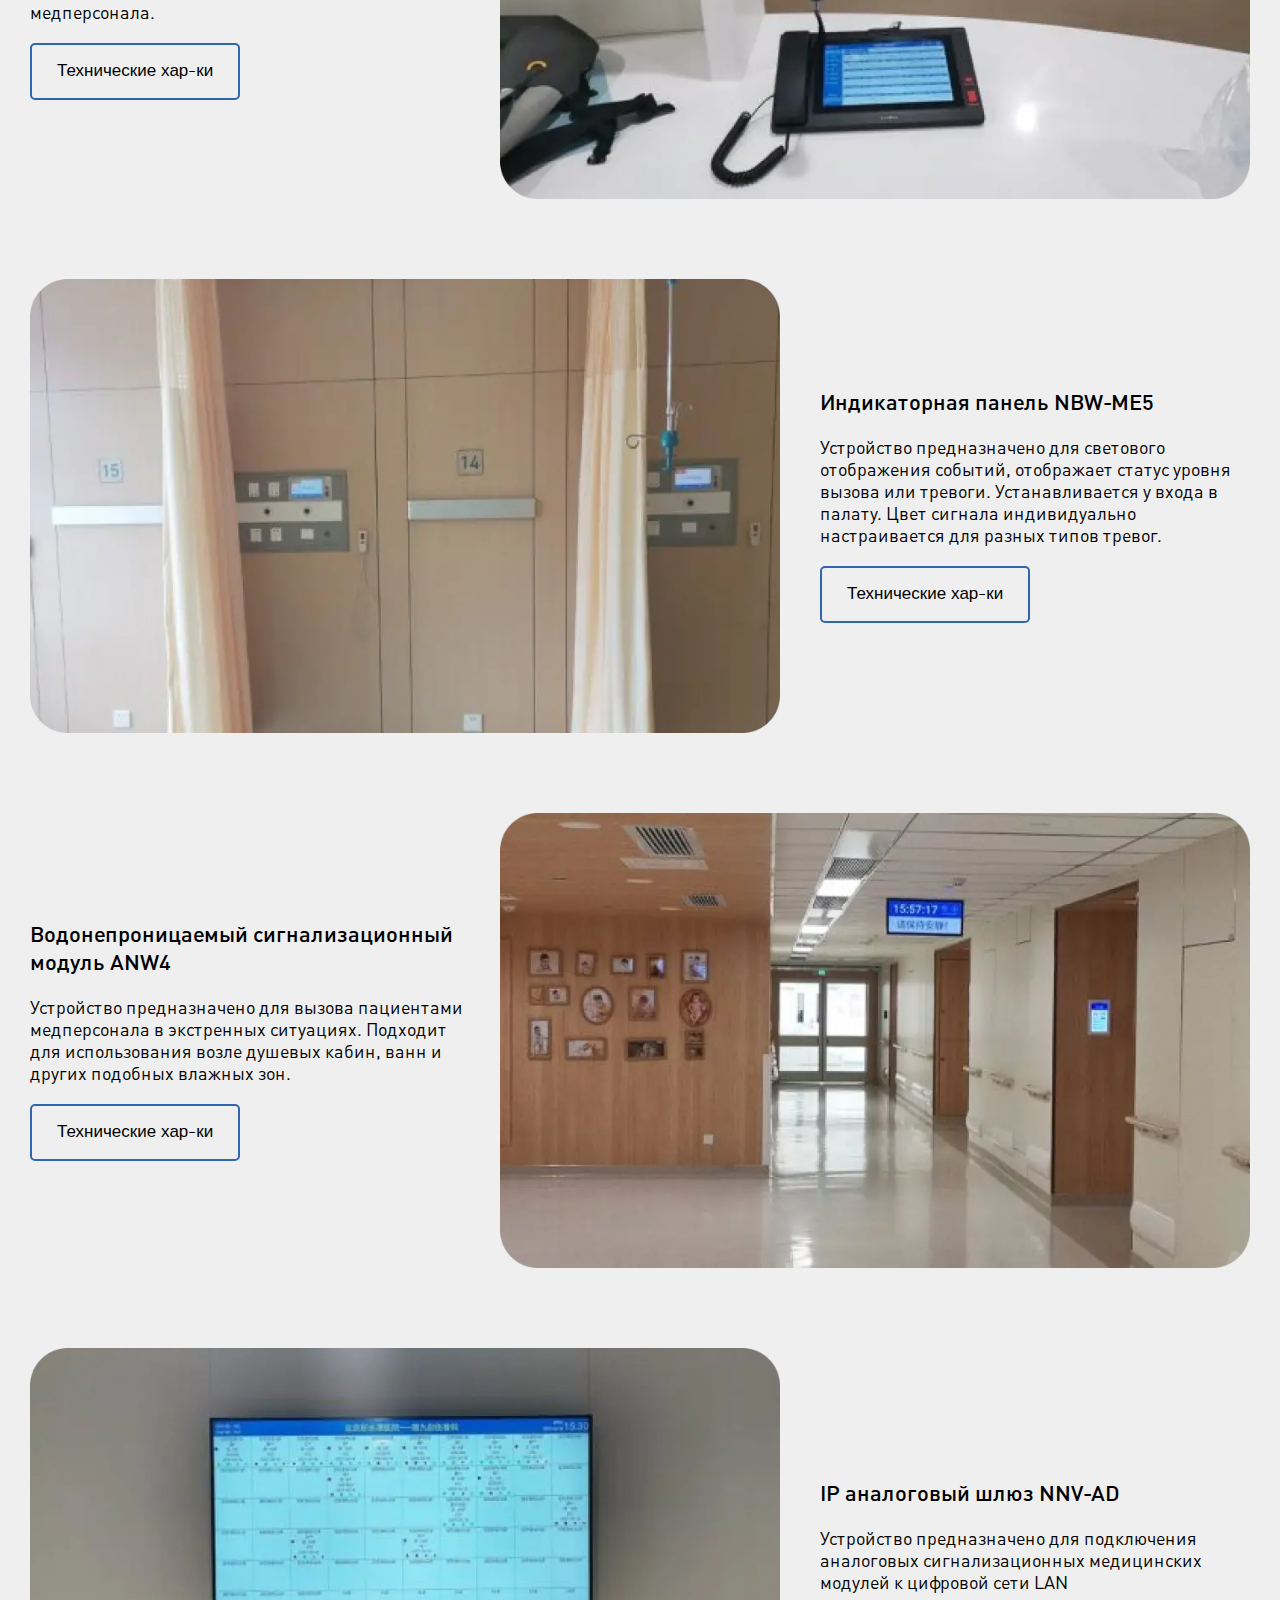
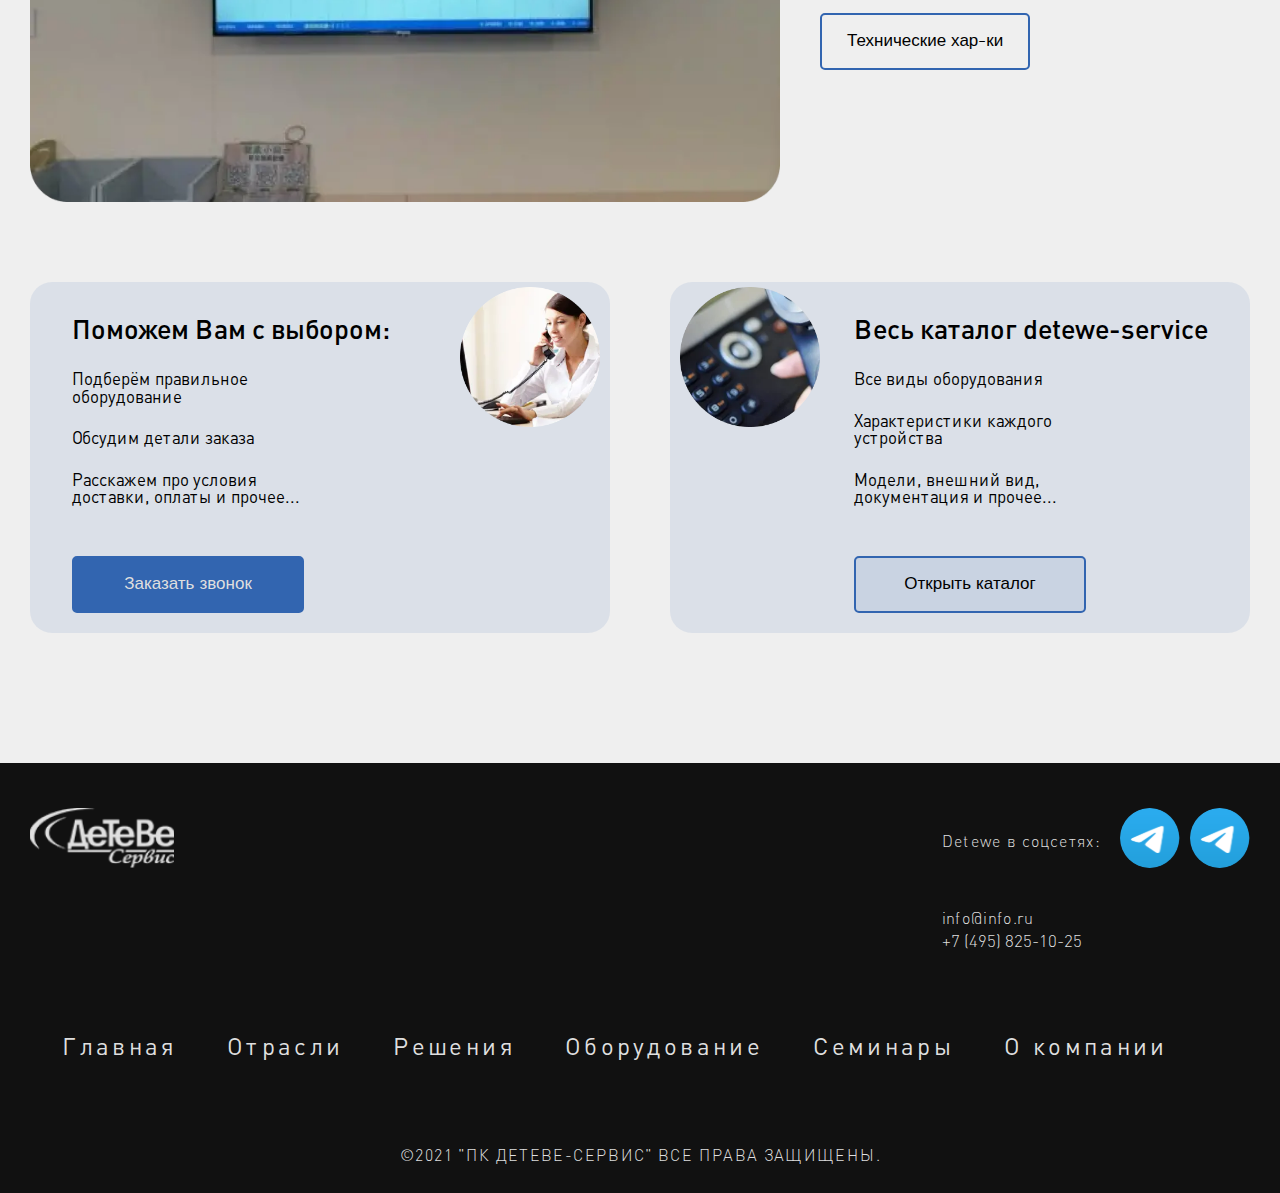
<file: solution_8.html>
<!DOCTYPE html>
<html>
<head>
  <meta charset="UTF-8">
  <meta http-equiv="x-ua-compatible" content="IE=edge">
  <meta name="viewport" content="width=device-width, initial-scale=1.0">
  <link rel="stylesheet" href="css/style.min.css?_v=20230425221922">
  <title>Умная палата LONBON</title>
</head>
<body>
<div class="wrapper">
    <header class="header">
  <div class="container">
    <div class="header_wrapper">
      <a class="logo" href="/">
        <img src="img/logo_black.svg" alt="logo">
      </a>
      <nav class="nav">
        <ul class="header_menu grey">
          <li class="dropdown_item">
            <a class="black" href="javascript:void(0)">
              Отрасли
              <svg class="desktop_arr black" width="10" height="10" viewBox="0 0 10 10" fill="none" xmlns="http://www.w3.org/2000/svg">
                <path fill-rule="evenodd" clip-rule="evenodd" d="M0 2.70711L0.707107 2L4.85355 6.14645L9 2L9.70711 2.70711L4.85355 7.56066L0 2.70711Z" fill="#fff"/>
              </svg>
            </a>
            <svg class="mobile_arr black" width="10" height="10" viewBox="0 0 10 10" fill="none" xmlns="http://www.w3.org/2000/svg">
              <path fill-rule="evenodd" clip-rule="evenodd" d="M0 2.70711L0.707107 2L4.85355 6.14645L9 2L9.70711 2.70711L4.85355 7.56066L0 2.70711Z" fill="#fff"/>
            </svg>
            <ul class="dropdown_menu grey">
              <li>
                <a class="black" href="javascript:void(0)">Энергетика</a>
              </li>
              <li>
                <a class="black" href="javascript:void(0)">Нефтегаз</a>
              </li>
              <li>
                <a class="black" href="javascript:void(0)">Госсектор</a>
              </li>
              <li>
                <a class="black" href="javascript:void(0)">Торговые сети</a>
              </li>
              <li>
                <a class="black" href="javascript:void(0)">Транспортный сектор</a>
              </li>
              <li>
                <a class="black" href="javascript:void(0)">Банковский сектор</a>
              </li>
              <li>
                <a class="black" href="javascript:void(0)">Здравоохранение</a>
              </li>
            </ul>
          </li>
          <li class="dropdown_item">
            <a class="black" href="javascript:void(0)">
              Решения
              <svg class="desktop_arr black" width="10" height="10" viewBox="0 0 10 10" fill="none" xmlns="http://www.w3.org/2000/svg">
                <path fill-rule="evenodd" clip-rule="evenodd" d="M0 2.70711L0.707107 2L4.85355 6.14645L9 2L9.70711 2.70711L4.85355 7.56066L0 2.70711Z" fill="#fff"/>
              </svg>
            </a>
            <svg class="mobile_arr black" width="10" height="10" viewBox="0 0 10 10" fill="none" xmlns="http://www.w3.org/2000/svg">
              <path fill-rule="evenodd" clip-rule="evenodd" d="M0 2.70711L0.707107 2L4.85355 6.14645L9 2L9.70711 2.70711L4.85355 7.56066L0 2.70711Z" fill="#fff"/>
            </svg>
            <ul class="dropdown_menu grey">
              <li>
                <a class="black" href="javascript:void(0)">Решения для крупных компаний и филиалов</a>
              </li>
              <li>
                <a class="black" href="javascript:void(0)">Решения для малого и среднего бизнеса</a>
              </li>
              <li>
                <a class="black" href="javascript:void(0)">Плавный переход на VoIP телефонную систему innovaphone АТС</a>
              </li>
              <li>
                <a class="black" href="javascript:void(0)">Объединение офисов в единую сеть</a>
              </li>
              <li>
                <a class="black" href="javascript:void(0)">Система определения местоположения абонента</a>
              </li>
              <li>
                <a class="black" href="javascript:void(0)">Система контроля выполнения технологических операций</a>
              </li>
              <li>
                <a class="black" href="javascript:void(0)">Система рассылки аварийных сообщений</a>
              </li>
              <li>
                <a class="black" href="javascript:void(0)">Умная палата LonBon</a>
              </li>
              <li>
                <a class="black" href="javascript:void(0)">Система палатной сигнализации Telligence</a>
              </li>
            </ul>
          </li>
          <li class="dropdown_item">
            <a class="black" href="javascript:void(0)">
              Оборудование
              <svg class="desktop_arr black" width="10" height="10" viewBox="0 0 10 10" fill="none" xmlns="http://www.w3.org/2000/svg">
                <path fill-rule="evenodd" clip-rule="evenodd" d="M0 2.70711L0.707107 2L4.85355 6.14645L9 2L9.70711 2.70711L4.85355 7.56066L0 2.70711Z" fill="#fff"/>
              </svg>
            </a>
            <svg class="mobile_arr black" width="10" height="10" viewBox="0 0 10 10" fill="none" xmlns="http://www.w3.org/2000/svg">
              <path fill-rule="evenodd" clip-rule="evenodd" d="M0 2.70711L0.707107 2L4.85355 6.14645L9 2L9.70711 2.70711L4.85355 7.56066L0 2.70711Z" fill="#fff"/>
            </svg>
            <ul class="dropdown_menu grey">
              <li>
                <a class="black" href="javascript:void(0)">IP телефония</a>
              </li>
              <li>
                <a class="black" href="javascript:void(0)">IP Dect</a>
              </li>
              <li>
                <a class="black" href="javascript:void(0)">Унифицированные коммуникации (UC)</a>
              </li>
              <li>
                <a class="black" href="javascript:void(0)">Умная палата LonBon</a>
              </li>
              <li>
                <a class="black" href="javascript:void(0)">Система палатной сигнализации Telligence</a>
              </li>
            </ul>
          </li>
          <li>
            <a class="black" href="javascript:void(0)">Семинары</a>
          </li>
          <li class="dropdown_item black">
            <a class="black" href="javascript:void(0)">
              О компании
              <svg class="desktop_arr black" width="10" height="10" viewBox="0 0 10 10" fill="none" xmlns="http://www.w3.org/2000/svg">
                <path fill-rule="evenodd" clip-rule="evenodd" d="M0 2.70711L0.707107 2L4.85355 6.14645L9 2L9.70711 2.70711L4.85355 7.56066L0 2.70711Z" fill="#fff"/>
              </svg>
            </a>
            <svg class="mobile_arr black" width="10" height="10" viewBox="0 0 10 10" fill="none" xmlns="http://www.w3.org/2000/svg">
              <path fill-rule="evenodd" clip-rule="evenodd" d="M0 2.70711L0.707107 2L4.85355 6.14645L9 2L9.70711 2.70711L4.85355 7.56066L0 2.70711Z" fill="#fff"/>
            </svg>
            <ul class="dropdown_menu grey">
              <li>
                <a class="black" href="javascript:void(0)">О нас</a>
              </li>
              <li>
                <a class="black" href="javascript:void(0)">Партнеры</a>
              </li>
              <li>
                <a class="black" href="javascript:void(0)">Лицензии, сертификаты, патенты</a>
              </li>
              <li>
                <a class="black" href="javascript:void(0)">Контакты и схема проезда</a>
              </li>
              <li>
                <a class="black" href="javascript:void(0)">Сотрудничество</a>
              </li>
            </ul>
          </li>
        </ul>
      </nav>
      <div class="header__info">
        <div class="language_changer">
          <a class="change_lang black" href="javascript:void(0);">
            <svg class="black" width="21" height="21" viewBox="0 0 21 21" fill="none" xmlns="http://www.w3.org/2000/svg">
              <mask id="mask0_35_53" style="mask-type:alpha" maskUnits="userSpaceOnUse" x="0" y="0" width="21" height="21">
                <path fill-rule="evenodd" clip-rule="evenodd" d="M0 10.3226C0 4.62143 4.62143 0 10.3226 0C16.0237 0 20.6452 4.62143 20.6452 10.3226C20.6452 16.0237 16.0237 20.6452 10.3226 20.6452C4.62143 20.6452 0 16.0237 0 10.3226ZM10.3226 1.5C9.59052 1.5 8.87929 1.58915 8.19915 1.75719C8.19494 1.82033 8.18271 1.88335 8.16222 1.94473C7.77569 3.10268 7.47147 4.28069 7.24956 5.47022C9.29195 5.24439 11.3532 5.24439 13.3956 5.47022C13.1737 4.28069 12.8695 3.10268 12.483 1.94473C12.4622 1.88258 12.4501 1.81962 12.4458 1.75715C11.7658 1.58914 11.0546 1.5 10.3226 1.5ZM13.6361 7.00911C11.4359 6.73142 9.20927 6.73142 7.00911 7.00911C6.73142 9.20927 6.73142 11.4359 7.00911 13.6361C9.20927 13.9138 11.4359 13.9138 13.6361 13.6361C13.9138 11.4359 13.9138 9.20927 13.6361 7.00911ZM15.175 13.3956C15.4008 11.3532 15.4008 9.29195 15.175 7.24956C16.3645 7.47147 17.5425 7.77569 18.7004 8.16222C18.7626 8.18297 18.8256 8.19512 18.888 8.19933C19.056 8.87942 19.1452 9.59059 19.1452 10.3226C19.1452 11.0547 19.056 11.7659 18.888 12.446C18.8248 12.4502 18.7618 12.4625 18.7004 12.483C17.5425 12.8695 16.3645 13.1737 15.175 13.3956ZM13.3956 15.175C11.3532 15.4008 9.29195 15.4008 7.24956 15.175C7.47147 16.3645 7.77569 17.5425 8.16222 18.7004C8.18271 18.7618 8.19494 18.8248 8.19915 18.888C8.87929 19.056 9.59052 19.1452 10.3226 19.1452C11.0546 19.1452 11.7658 19.056 12.4458 18.888C12.4501 18.8256 12.4622 18.7626 12.483 18.7004C12.8695 17.5425 13.1737 16.3645 13.3956 15.175ZM5.47022 13.3956C5.24439 11.3532 5.24439 9.29195 5.47022 7.24956C4.28069 7.47147 3.10268 7.77569 1.94473 8.16222C1.88258 8.18297 1.81962 8.19512 1.75715 8.19933C1.58914 8.87942 1.5 9.59059 1.5 10.3226C1.5 11.0547 1.58915 11.7659 1.75719 12.446C1.82033 12.4502 1.88335 12.4625 1.94473 12.483C3.10268 12.8695 4.28069 13.1737 5.47022 13.3956ZM2.44333 14.2962C2.44856 14.2695 2.45236 14.2422 2.45466 14.2145C3.52026 14.527 4.59986 14.7747 5.68766 14.9575C5.87052 16.0453 6.1182 17.1249 6.43071 18.1905C6.403 18.1928 6.37572 18.1966 6.34894 18.2019C4.66653 17.3517 3.29343 15.9786 2.44333 14.2962ZM2.39373 6.44866C3.4791 6.12767 4.57913 5.874 5.68766 5.68766C5.87052 4.59987 6.1182 3.52026 6.43071 2.45466C6.403 2.45236 6.37571 2.44856 6.34894 2.44333C4.63341 3.31017 3.23949 4.7208 2.39373 6.44866ZM14.9575 14.9575C16.0453 14.7747 17.1249 14.527 18.1905 14.2145C18.1928 14.2422 18.1966 14.2695 18.2019 14.2962C17.335 16.0118 15.9244 17.4057 14.1965 18.2514C14.5175 17.1661 14.7712 16.066 14.9575 14.9575ZM18.2514 6.44866C17.1661 6.12767 16.066 5.874 14.9575 5.68766C14.7712 4.57913 14.5175 3.4791 14.1965 2.39373C15.9577 3.25582 17.3894 4.68744 18.2514 6.44866Z" fill="black"/>
              </mask>
              <g mask="url(#mask0_35_53)">
                <rect x="-1.95679" y="-2.74893" width="27.7275" height="27.7275" fill="white"/>
              </g>
            </svg>
            <span>РУС</span>
          </a>
          <ul class="lang_list grey">
            <li><a class="link black" href="javascript:void(0);">БЕЛ</a></li>
            <li><a class="link black" href="javascript:void(0);">ENG</a></li>
          </ul>
        </div>
        <a class="header_tel black" href="tel:+7 (495) 825-10-25">
          +7 (495) 825-10-25
        </a>
        <div class="header__info_links">
          <a class="help black" href="javascript:void(0)">Помощь</a>
          <a href="javascript:void(0)">Контакты</a>
        </div>
        <a class="header_mobile__button black" href="javascript:void(0)">
          <span class="line black"></span>
        </a>
      </div>
    </div>
  </div>
</header>

    <main>
        <div class="solutions-page">
            <div class="container">
                <h1 class="title_h2">Умная палата LONBON</h1>
                <p class="sub_title">Detewe в различных областях жизни</p>
                <div class="solutions_wrapper">
                    <div class="solutions_list">
                        <h4>Функции умной палаты LONBON</h4>
                        <p class="text">
                            В системе умной палаты LONBON интегрированы функции информационного взаимодействия, такие как:
                        </p>
                        <ul>
                            <li>- Информационное уведомление</li>
                            <li>- Запрос палаты</li>
                            <li>- Оценка услуг</li>
                            <li>- И многое другое...</li>
                        </ul>
                    </div>
                    <picture><source srcset="img/sol8_1.webp" type="image/webp"><img src="img/sol8_1.png" alt=""></picture>
                </div>
                <div class="solutions_wrapper second">
                    <picture><source srcset="img/sol8_2.webp" type="image/webp"><img class="left" src="img/sol8_2.png" alt=""></picture>
                    <div class="solutions_list">
                        <h4>IP прикроватный модуль с ЖК-дисплеем NN-A07</h4>
                        <p class="text">
                            Устройство встраивается в короб для оборудования над кроватью пациента.
                        </p>
                        <a class="link" href="javascript:void(0)">Технические хар-ки</a>
                    </div>
                </div>
                <div class="solutions_wrapper second">
                    <div class="solutions_list">
                        <h4>Консоль персонала NNV-30</h4>
                        <p class="text">
                            Устройство предназначено для аудио-видео связи и предоставляют медперсоналу
                            интерфейс для мониторинга активных событий, создания задач,
                            а также размещения и реагирования на тревожные события, исходящие как от пациентов,
                            так и от медперсонала.
                        </p>
                        <a class="link" href="javascript:void(0)">Технические хар-ки</a>
                    </div>
                    <picture><source srcset="img/sol8_3.webp" type="image/webp"><img src="img/sol8_3.png" alt=""></picture>
                </div>
                <div class="solutions_wrapper second">
                    <picture><source srcset="img/sol8_4.webp" type="image/webp"><img class="left" src="img/sol8_4.png" alt=""></picture>
                    <div class="solutions_list">
                        <h4>Индикаторная панель NBW-ME5</h4>
                        <p class="text">
                            Устройство предназначено для светового отображения событий,
                            отображает статус уровня вызова или тревоги. Устанавливается
                            у входа в палату. Цвет сигнала индивидуально настраивается для разных типов тревог.
                        </p>
                        <a class="link" href="javascript:void(0)">Технические хар-ки</a>
                    </div>
                </div>
                <div class="solutions_wrapper second">
                    <div class="solutions_list">
                        <h4>Водонепроницаемый сигнализационный модуль ANW4</h4>
                        <p class="text">
                            Устройство предназначено для вызова пациентами медперсонала
                            в экстренных ситуациях. Подходит для использования возле душевых
                            кабин, ванн и других подобных влажных зон.
                        </p>
                        <a class="link" href="javascript:void(0)">Технические хар-ки</a>
                    </div>
                    <picture><source srcset="img/sol8_5.webp" type="image/webp"><img src="img/sol8_5.png" alt=""></picture>
                </div>
                <div class="solutions_wrapper second">
                    <picture><source srcset="img/sol8_6.webp" type="image/webp"><img class="left" src="img/sol8_6.png" alt=""></picture>
                    <div class="solutions_list">
                        <h4>IP аналоговый шлюз NNV-AD</h4>
                        <p class="text">
                            Устройство предназначено для подключения
                            аналоговых сигнализационных медицинских модулей к цифровой сети LAN
                        </p>
                        <a class="link" href="javascript:void(0)">Технические хар-ки</a>
                    </div>
                </div>
                <div class="solutions__helpers">
                    <div class="help_wrapper">
                        <div class="content">
                            <p class="title">Поможем Вам с выбором:</p>
                            <ul>
                                <li>Подберём правильное оборудование</li>
                                <li>Обсудим детали заказа</li>
                                <li>Расскажем про условия доставки, оплаты и прочее...</li>
                            </ul>
                            <a class="blue_link" href="javascript:void(0)">Заказать звонок</a>
                        </div>
                        <div class="image_block">
                            <picture><source srcset="img/tetya.webp" type="image/webp"><img src="img/tetya.png" alt=""></picture>
                        </div>
                    </div>
                    <div class="help_wrapper">
                        <div class="image_block">
                            <picture><source srcset="img/mobilka.webp" type="image/webp"><img src="img/mobilka.png" alt=""></picture>
                        </div>
                        <div class="right_content">
                            <p class="title">Весь каталог detewe-service</p>
                            <ul>
                                <li>Все виды оборудования</li>
                                <li>Характеристики каждого устройства</li>
                                <li>Модели, внешний вид, документация и прочее...</li>
                            </ul>
                            <a class="link" href="javascript:void(0)">Открыть каталог</a>
                        </div>
                    </div>
                </div>
            </div>
        </div>
    </main>

    <footer>
    <div class="container">
        <div class="footer_top">
            <a class="footer_logo" href="/">
                <picture><source srcset="img/footer_logo.webp" type="image/webp"><img src="img/footer_logo.png" alt="logo"></picture>
            </a>
            <div class="footer_links">
                <div class="social_links">
                    <p class="text">Detewe в соцсетях:</p>
                    <a class="link" href="javascript:void(0)">
                        <svg width="60" height="60" viewBox="0 0 60 60" fill="none" xmlns="http://www.w3.org/2000/svg" xmlns:xlink="http://www.w3.org/1999/xlink">
                            <ellipse cx="29.6875" cy="30" rx="29.6875" ry="30" fill="url(#pattern0)"/>
                            <defs>
                                <pattern id="pattern0" patternContentUnits="objectBoundingBox" width="1" height="1">
                                    <use xlink:href="#image0_5_103" transform="matrix(0.00197368 0 0 0.00195312 -0.00526316 0)"/>
                                </pattern>
                                <image id="image0_5_103" width="512" height="512" xlink:href="[data-uri]"/>
                            </defs>
                        </svg>
                    </a>
                    <a class="link" href="javascript:void(0)">
                        <svg width="60" height="60" viewBox="0 0 60 60" fill="none" xmlns="http://www.w3.org/2000/svg" xmlns:xlink="http://www.w3.org/1999/xlink">
                            <ellipse cx="29.6875" cy="30" rx="29.6875" ry="30" fill="url(#pattern0)"/>
                            <defs>
                                <pattern id="pattern0" patternContentUnits="objectBoundingBox" width="1" height="1">
                                    <use xlink:href="#image0_5_103" transform="matrix(0.00197368 0 0 0.00195312 -0.00526316 0)"/>
                                </pattern>
                                <image id="image0_5_103" width="512" height="512" xlink:href="[data-uri]"/>
                            </defs>
                        </svg>
                    </a>
                </div>
                <div class="footer_contacts">
                    <a class="mail" href="mailto:info@info.ru">info@info.ru</a>
                    <a class="tel" href="tel:+7 (495) 825-10-25">+7 (495) 825-10-25</a>
                </div>
            </div>
        </div>

        <nav class="nav">
            <ul class="footer__menu">
                <li>
                    <a href="javascript:void(0)">Главная</a>
                </li>
                <li>
                    <a href="javascript:void(0)">Отрасли</a>
                </li>
                <li>
                    <a href="javascript:void(0)">Решения</a>
                </li>
                <li>
                    <a href="javascript:void(0)">Оборудование</a>
                </li>
                <li>
                    <a href="javascript:void(0)">Семинары</a>
                </li>
                <li>
                    <a href="javascript:void(0)">О компании</a>
                </li>
            </ul>
        </nav>

        <p class="copyright">©2021 "ПК ДЕТЕВЕ-СЕРВИС" ВСЕ ПРАВА ЗАЩИЩЕНЫ.</p>
    </div>
</footer>
</div>
<script src="js/jquery-3.4.1.min.js?_v=20230425221922"></script>
<script src="js/lightslider.min.js?_v=20230425221922"></script>
<script src="js/owl.carousel.min.js?_v=20230425221922"></script>
<script src="js/fancy.min.js?_v=20230425221922"></script>
<script src="js/app.min.js?_v=20230425221922"></script>
</body>
</html>
</file>
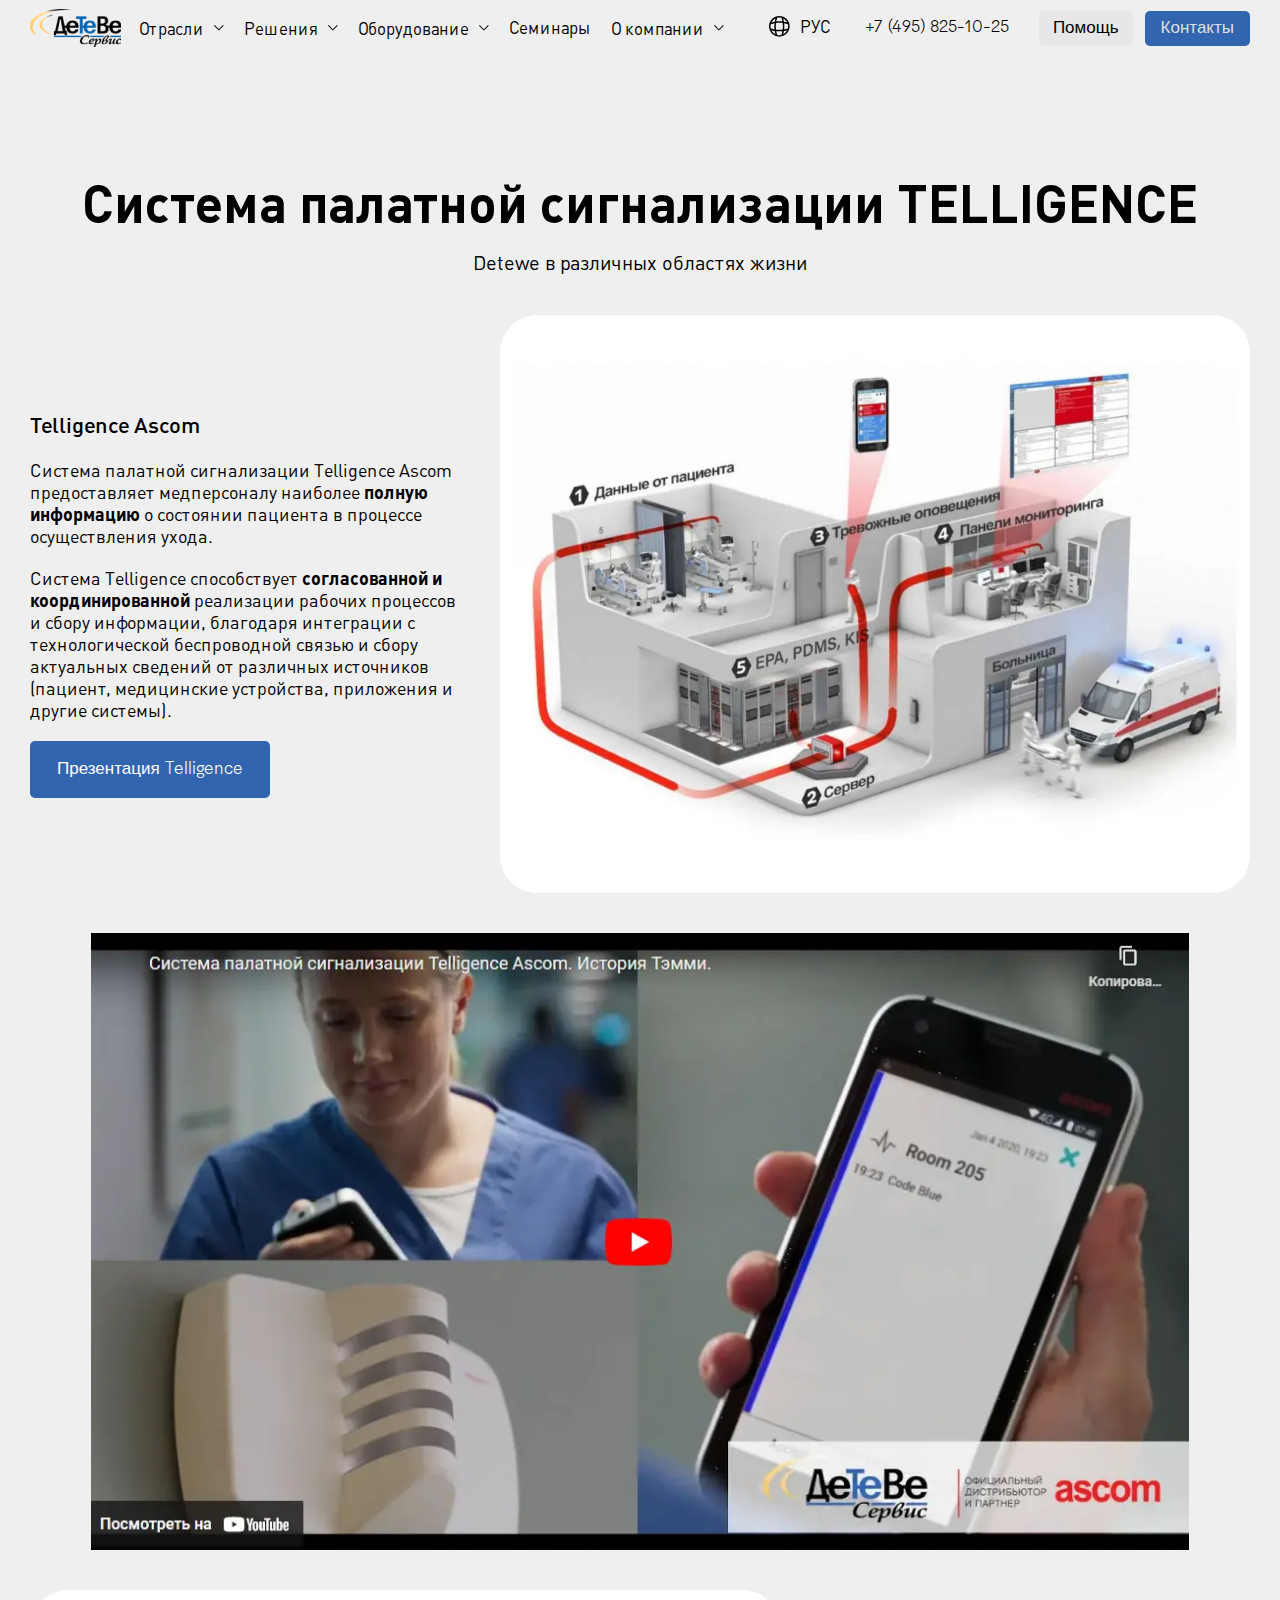
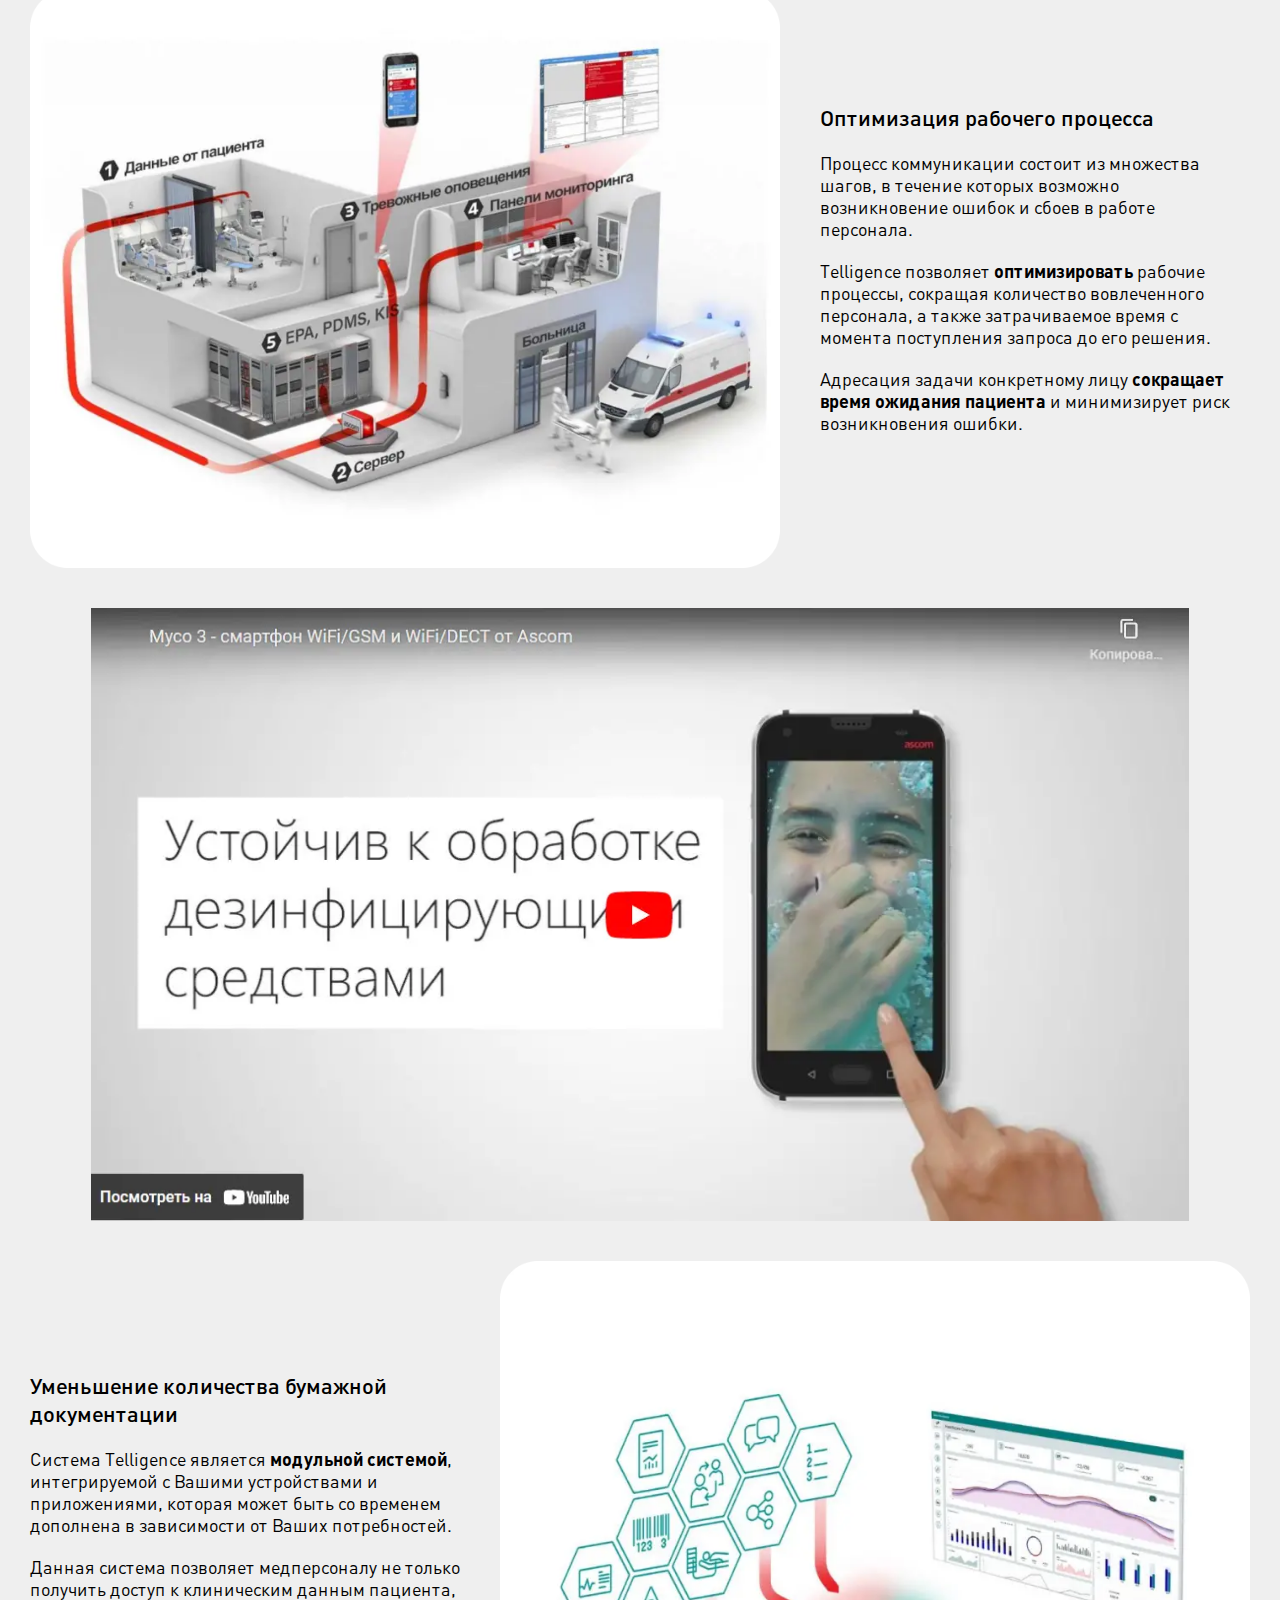
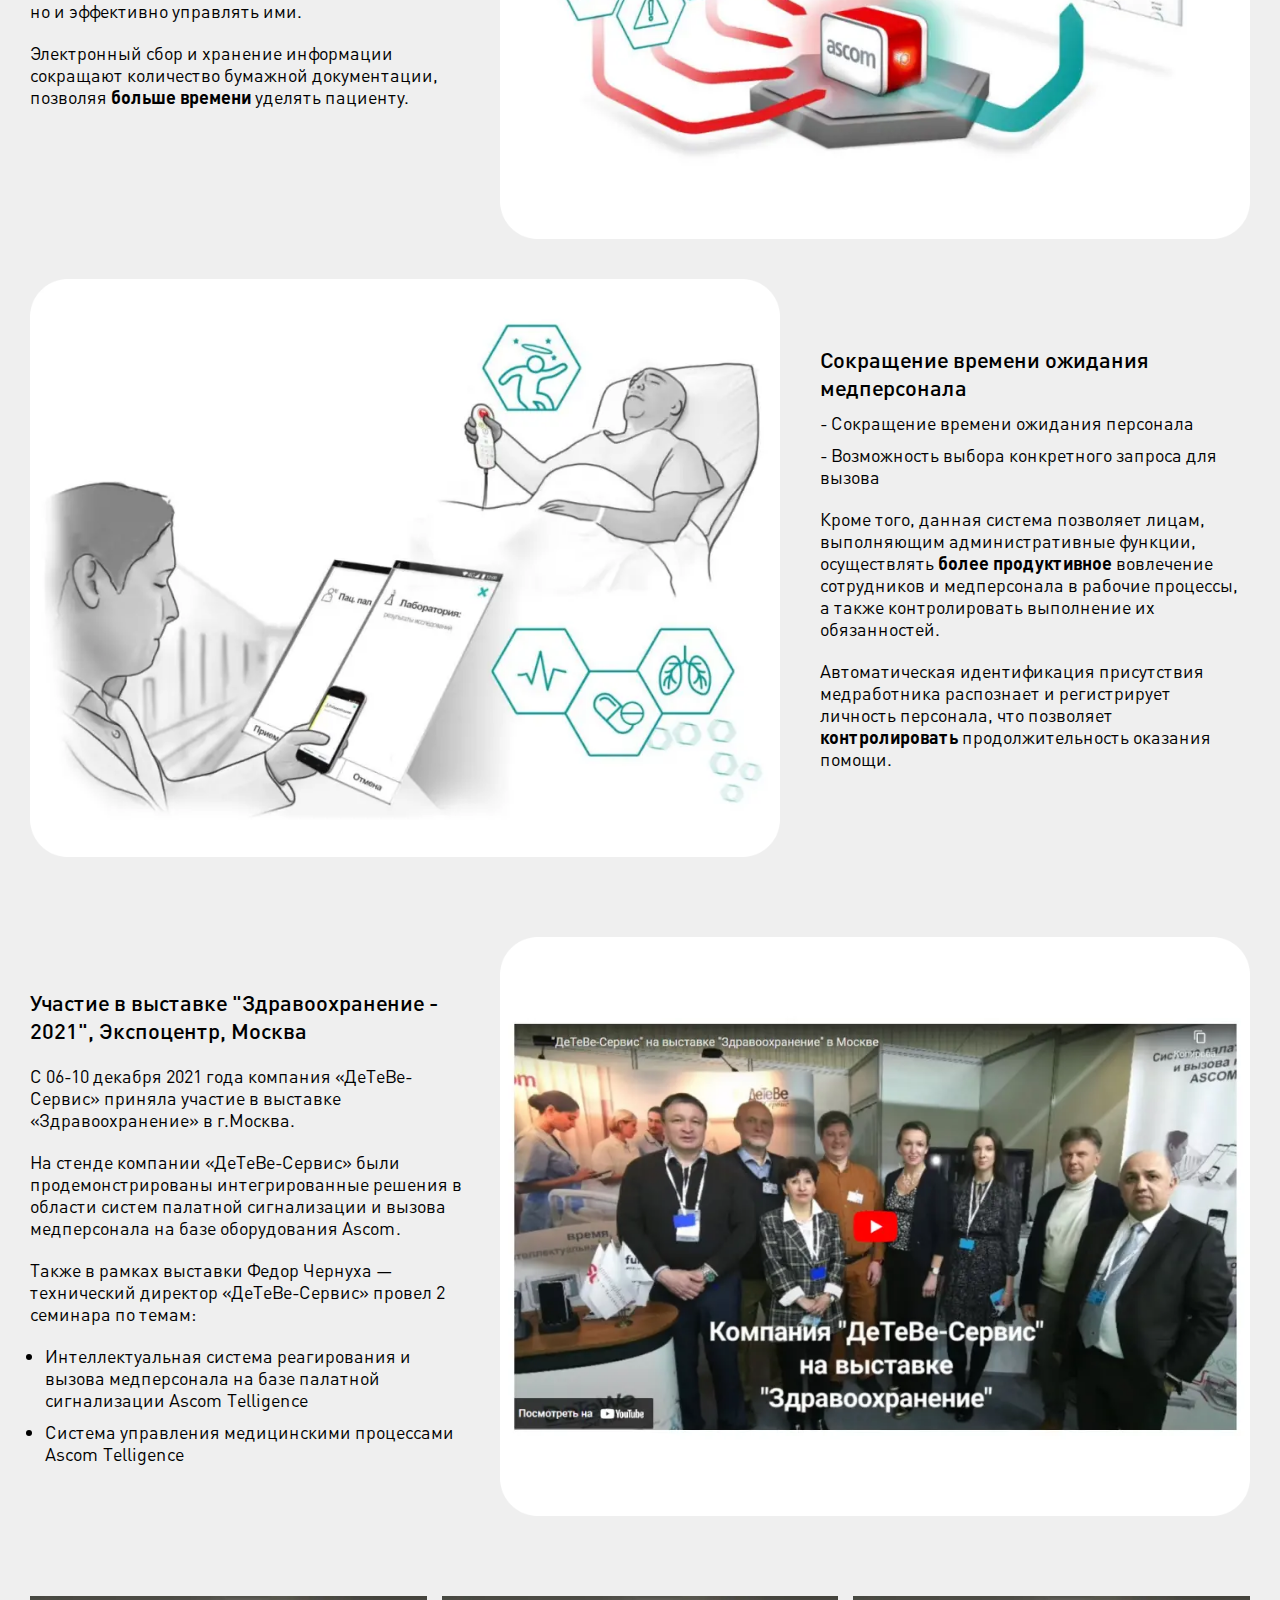
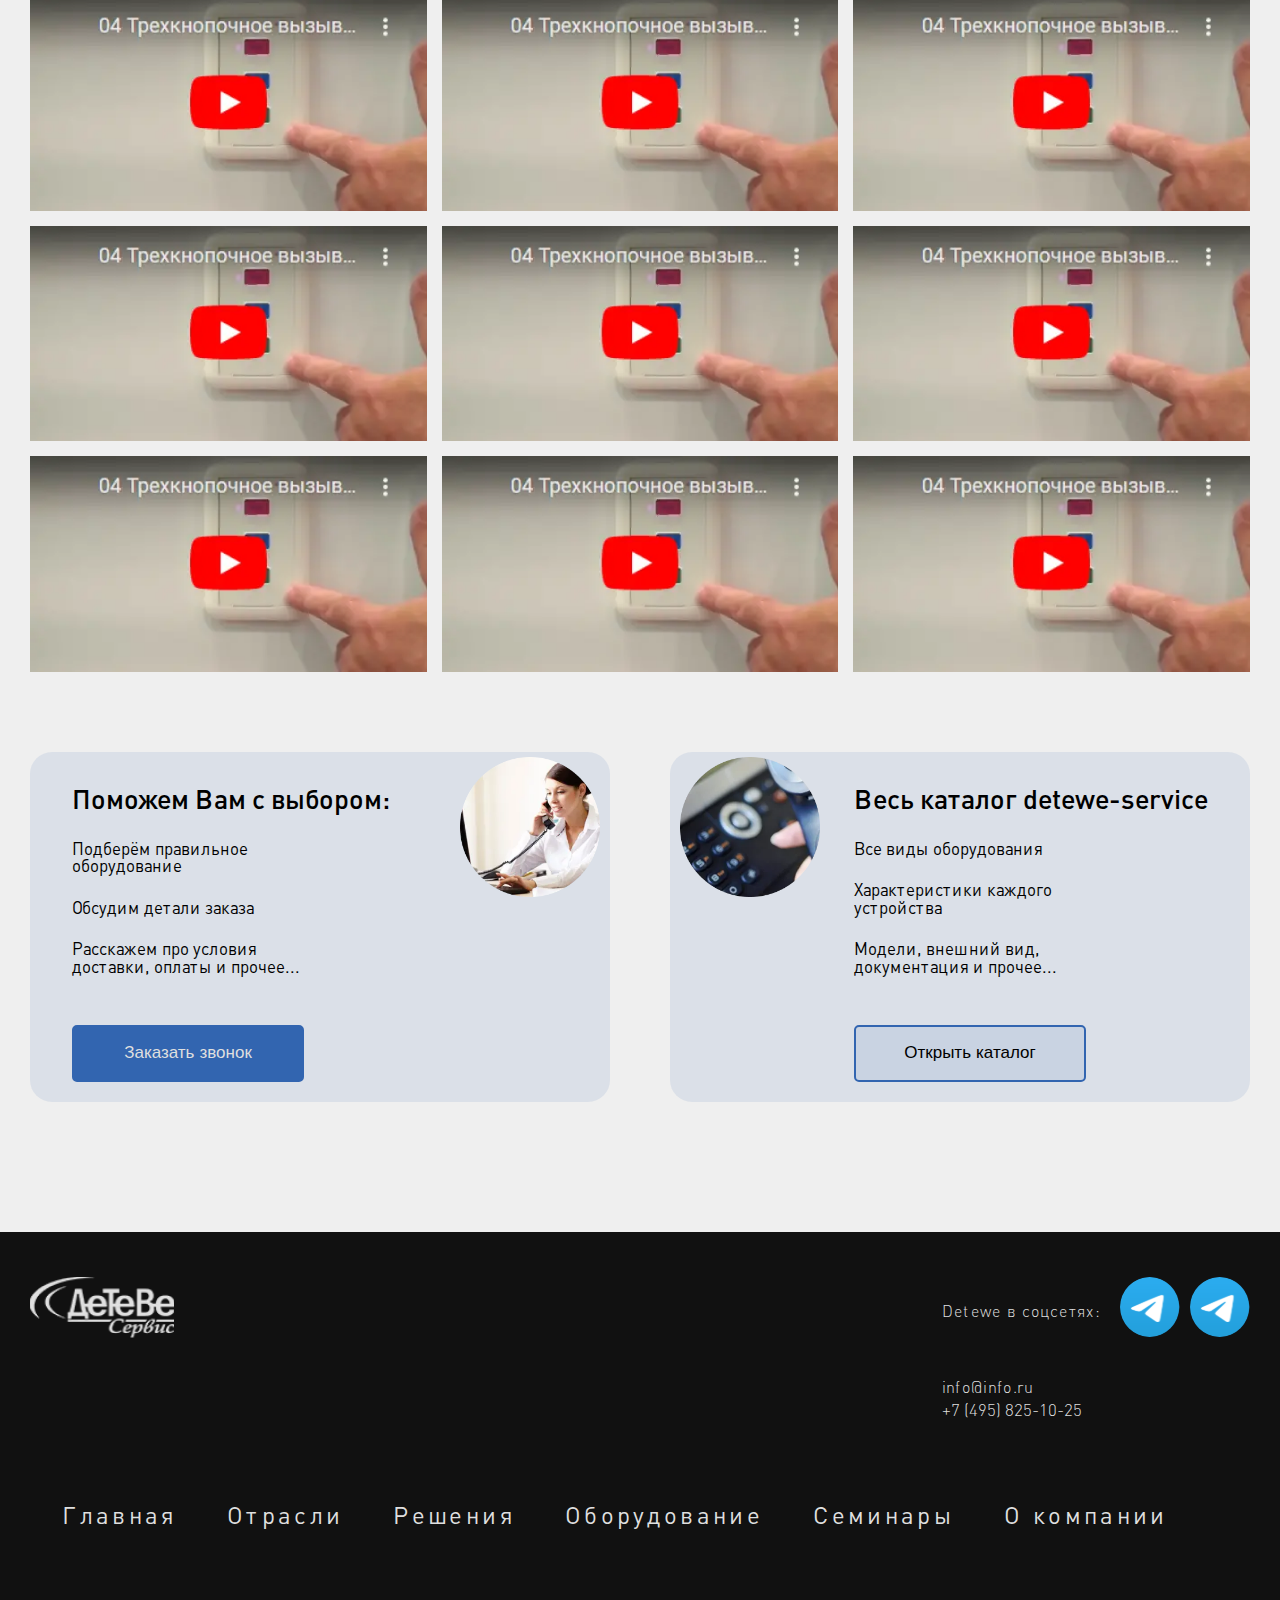
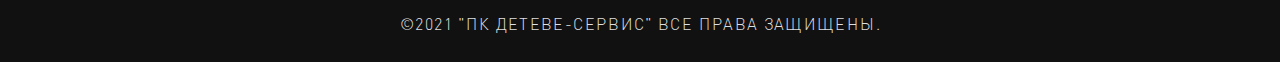
<file: solution_9.html>
<!DOCTYPE html>
<html>
<head>
  <meta charset="UTF-8">
  <meta http-equiv="x-ua-compatible" content="IE=edge">
  <meta name="viewport" content="width=device-width, initial-scale=1.0">
  <link rel="stylesheet" href="css/style.min.css?_v=20230425221922">
  <title>Система палатной сигнализации TELLIGENCE</title>
</head>
<body>
<div class="wrapper">
  <header class="header">
  <div class="container">
    <div class="header_wrapper">
      <a class="logo" href="/">
        <img src="img/logo_black.svg" alt="logo">
      </a>
      <nav class="nav">
        <ul class="header_menu grey">
          <li class="dropdown_item">
            <a class="black" href="javascript:void(0)">
              Отрасли
              <svg class="desktop_arr black" width="10" height="10" viewBox="0 0 10 10" fill="none" xmlns="http://www.w3.org/2000/svg">
                <path fill-rule="evenodd" clip-rule="evenodd" d="M0 2.70711L0.707107 2L4.85355 6.14645L9 2L9.70711 2.70711L4.85355 7.56066L0 2.70711Z" fill="#fff"/>
              </svg>
            </a>
            <svg class="mobile_arr black" width="10" height="10" viewBox="0 0 10 10" fill="none" xmlns="http://www.w3.org/2000/svg">
              <path fill-rule="evenodd" clip-rule="evenodd" d="M0 2.70711L0.707107 2L4.85355 6.14645L9 2L9.70711 2.70711L4.85355 7.56066L0 2.70711Z" fill="#fff"/>
            </svg>
            <ul class="dropdown_menu grey">
              <li>
                <a class="black" href="javascript:void(0)">Энергетика</a>
              </li>
              <li>
                <a class="black" href="javascript:void(0)">Нефтегаз</a>
              </li>
              <li>
                <a class="black" href="javascript:void(0)">Госсектор</a>
              </li>
              <li>
                <a class="black" href="javascript:void(0)">Торговые сети</a>
              </li>
              <li>
                <a class="black" href="javascript:void(0)">Транспортный сектор</a>
              </li>
              <li>
                <a class="black" href="javascript:void(0)">Банковский сектор</a>
              </li>
              <li>
                <a class="black" href="javascript:void(0)">Здравоохранение</a>
              </li>
            </ul>
          </li>
          <li class="dropdown_item">
            <a class="black" href="javascript:void(0)">
              Решения
              <svg class="desktop_arr black" width="10" height="10" viewBox="0 0 10 10" fill="none" xmlns="http://www.w3.org/2000/svg">
                <path fill-rule="evenodd" clip-rule="evenodd" d="M0 2.70711L0.707107 2L4.85355 6.14645L9 2L9.70711 2.70711L4.85355 7.56066L0 2.70711Z" fill="#fff"/>
              </svg>
            </a>
            <svg class="mobile_arr black" width="10" height="10" viewBox="0 0 10 10" fill="none" xmlns="http://www.w3.org/2000/svg">
              <path fill-rule="evenodd" clip-rule="evenodd" d="M0 2.70711L0.707107 2L4.85355 6.14645L9 2L9.70711 2.70711L4.85355 7.56066L0 2.70711Z" fill="#fff"/>
            </svg>
            <ul class="dropdown_menu grey">
              <li>
                <a class="black" href="javascript:void(0)">Решения для крупных компаний и филиалов</a>
              </li>
              <li>
                <a class="black" href="javascript:void(0)">Решения для малого и среднего бизнеса</a>
              </li>
              <li>
                <a class="black" href="javascript:void(0)">Плавный переход на VoIP телефонную систему innovaphone АТС</a>
              </li>
              <li>
                <a class="black" href="javascript:void(0)">Объединение офисов в единую сеть</a>
              </li>
              <li>
                <a class="black" href="javascript:void(0)">Система определения местоположения абонента</a>
              </li>
              <li>
                <a class="black" href="javascript:void(0)">Система контроля выполнения технологических операций</a>
              </li>
              <li>
                <a class="black" href="javascript:void(0)">Система рассылки аварийных сообщений</a>
              </li>
              <li>
                <a class="black" href="javascript:void(0)">Умная палата LonBon</a>
              </li>
              <li>
                <a class="black" href="javascript:void(0)">Система палатной сигнализации Telligence</a>
              </li>
            </ul>
          </li>
          <li class="dropdown_item">
            <a class="black" href="javascript:void(0)">
              Оборудование
              <svg class="desktop_arr black" width="10" height="10" viewBox="0 0 10 10" fill="none" xmlns="http://www.w3.org/2000/svg">
                <path fill-rule="evenodd" clip-rule="evenodd" d="M0 2.70711L0.707107 2L4.85355 6.14645L9 2L9.70711 2.70711L4.85355 7.56066L0 2.70711Z" fill="#fff"/>
              </svg>
            </a>
            <svg class="mobile_arr black" width="10" height="10" viewBox="0 0 10 10" fill="none" xmlns="http://www.w3.org/2000/svg">
              <path fill-rule="evenodd" clip-rule="evenodd" d="M0 2.70711L0.707107 2L4.85355 6.14645L9 2L9.70711 2.70711L4.85355 7.56066L0 2.70711Z" fill="#fff"/>
            </svg>
            <ul class="dropdown_menu grey">
              <li>
                <a class="black" href="javascript:void(0)">IP телефония</a>
              </li>
              <li>
                <a class="black" href="javascript:void(0)">IP Dect</a>
              </li>
              <li>
                <a class="black" href="javascript:void(0)">Унифицированные коммуникации (UC)</a>
              </li>
              <li>
                <a class="black" href="javascript:void(0)">Умная палата LonBon</a>
              </li>
              <li>
                <a class="black" href="javascript:void(0)">Система палатной сигнализации Telligence</a>
              </li>
            </ul>
          </li>
          <li>
            <a class="black" href="javascript:void(0)">Семинары</a>
          </li>
          <li class="dropdown_item black">
            <a class="black" href="javascript:void(0)">
              О компании
              <svg class="desktop_arr black" width="10" height="10" viewBox="0 0 10 10" fill="none" xmlns="http://www.w3.org/2000/svg">
                <path fill-rule="evenodd" clip-rule="evenodd" d="M0 2.70711L0.707107 2L4.85355 6.14645L9 2L9.70711 2.70711L4.85355 7.56066L0 2.70711Z" fill="#fff"/>
              </svg>
            </a>
            <svg class="mobile_arr black" width="10" height="10" viewBox="0 0 10 10" fill="none" xmlns="http://www.w3.org/2000/svg">
              <path fill-rule="evenodd" clip-rule="evenodd" d="M0 2.70711L0.707107 2L4.85355 6.14645L9 2L9.70711 2.70711L4.85355 7.56066L0 2.70711Z" fill="#fff"/>
            </svg>
            <ul class="dropdown_menu grey">
              <li>
                <a class="black" href="javascript:void(0)">О нас</a>
              </li>
              <li>
                <a class="black" href="javascript:void(0)">Партнеры</a>
              </li>
              <li>
                <a class="black" href="javascript:void(0)">Лицензии, сертификаты, патенты</a>
              </li>
              <li>
                <a class="black" href="javascript:void(0)">Контакты и схема проезда</a>
              </li>
              <li>
                <a class="black" href="javascript:void(0)">Сотрудничество</a>
              </li>
            </ul>
          </li>
        </ul>
      </nav>
      <div class="header__info">
        <div class="language_changer">
          <a class="change_lang black" href="javascript:void(0);">
            <svg class="black" width="21" height="21" viewBox="0 0 21 21" fill="none" xmlns="http://www.w3.org/2000/svg">
              <mask id="mask0_35_53" style="mask-type:alpha" maskUnits="userSpaceOnUse" x="0" y="0" width="21" height="21">
                <path fill-rule="evenodd" clip-rule="evenodd" d="M0 10.3226C0 4.62143 4.62143 0 10.3226 0C16.0237 0 20.6452 4.62143 20.6452 10.3226C20.6452 16.0237 16.0237 20.6452 10.3226 20.6452C4.62143 20.6452 0 16.0237 0 10.3226ZM10.3226 1.5C9.59052 1.5 8.87929 1.58915 8.19915 1.75719C8.19494 1.82033 8.18271 1.88335 8.16222 1.94473C7.77569 3.10268 7.47147 4.28069 7.24956 5.47022C9.29195 5.24439 11.3532 5.24439 13.3956 5.47022C13.1737 4.28069 12.8695 3.10268 12.483 1.94473C12.4622 1.88258 12.4501 1.81962 12.4458 1.75715C11.7658 1.58914 11.0546 1.5 10.3226 1.5ZM13.6361 7.00911C11.4359 6.73142 9.20927 6.73142 7.00911 7.00911C6.73142 9.20927 6.73142 11.4359 7.00911 13.6361C9.20927 13.9138 11.4359 13.9138 13.6361 13.6361C13.9138 11.4359 13.9138 9.20927 13.6361 7.00911ZM15.175 13.3956C15.4008 11.3532 15.4008 9.29195 15.175 7.24956C16.3645 7.47147 17.5425 7.77569 18.7004 8.16222C18.7626 8.18297 18.8256 8.19512 18.888 8.19933C19.056 8.87942 19.1452 9.59059 19.1452 10.3226C19.1452 11.0547 19.056 11.7659 18.888 12.446C18.8248 12.4502 18.7618 12.4625 18.7004 12.483C17.5425 12.8695 16.3645 13.1737 15.175 13.3956ZM13.3956 15.175C11.3532 15.4008 9.29195 15.4008 7.24956 15.175C7.47147 16.3645 7.77569 17.5425 8.16222 18.7004C8.18271 18.7618 8.19494 18.8248 8.19915 18.888C8.87929 19.056 9.59052 19.1452 10.3226 19.1452C11.0546 19.1452 11.7658 19.056 12.4458 18.888C12.4501 18.8256 12.4622 18.7626 12.483 18.7004C12.8695 17.5425 13.1737 16.3645 13.3956 15.175ZM5.47022 13.3956C5.24439 11.3532 5.24439 9.29195 5.47022 7.24956C4.28069 7.47147 3.10268 7.77569 1.94473 8.16222C1.88258 8.18297 1.81962 8.19512 1.75715 8.19933C1.58914 8.87942 1.5 9.59059 1.5 10.3226C1.5 11.0547 1.58915 11.7659 1.75719 12.446C1.82033 12.4502 1.88335 12.4625 1.94473 12.483C3.10268 12.8695 4.28069 13.1737 5.47022 13.3956ZM2.44333 14.2962C2.44856 14.2695 2.45236 14.2422 2.45466 14.2145C3.52026 14.527 4.59986 14.7747 5.68766 14.9575C5.87052 16.0453 6.1182 17.1249 6.43071 18.1905C6.403 18.1928 6.37572 18.1966 6.34894 18.2019C4.66653 17.3517 3.29343 15.9786 2.44333 14.2962ZM2.39373 6.44866C3.4791 6.12767 4.57913 5.874 5.68766 5.68766C5.87052 4.59987 6.1182 3.52026 6.43071 2.45466C6.403 2.45236 6.37571 2.44856 6.34894 2.44333C4.63341 3.31017 3.23949 4.7208 2.39373 6.44866ZM14.9575 14.9575C16.0453 14.7747 17.1249 14.527 18.1905 14.2145C18.1928 14.2422 18.1966 14.2695 18.2019 14.2962C17.335 16.0118 15.9244 17.4057 14.1965 18.2514C14.5175 17.1661 14.7712 16.066 14.9575 14.9575ZM18.2514 6.44866C17.1661 6.12767 16.066 5.874 14.9575 5.68766C14.7712 4.57913 14.5175 3.4791 14.1965 2.39373C15.9577 3.25582 17.3894 4.68744 18.2514 6.44866Z" fill="black"/>
              </mask>
              <g mask="url(#mask0_35_53)">
                <rect x="-1.95679" y="-2.74893" width="27.7275" height="27.7275" fill="white"/>
              </g>
            </svg>
            <span>РУС</span>
          </a>
          <ul class="lang_list grey">
            <li><a class="link black" href="javascript:void(0);">БЕЛ</a></li>
            <li><a class="link black" href="javascript:void(0);">ENG</a></li>
          </ul>
        </div>
        <a class="header_tel black" href="tel:+7 (495) 825-10-25">
          +7 (495) 825-10-25
        </a>
        <div class="header__info_links">
          <a class="help black" href="javascript:void(0)">Помощь</a>
          <a href="javascript:void(0)">Контакты</a>
        </div>
        <a class="header_mobile__button black" href="javascript:void(0)">
          <span class="line black"></span>
        </a>
      </div>
    </div>
  </div>
</header>

  <main>
    <div class="solutions-page">
      <div class="container">
        <h1 class="title_h2">Система палатной сигнализации TELLIGENCE</h1>
        <p class="sub_title">Detewe в различных областях жизни</p>
        <div class="solutions_wrapper">
          <div class="solutions_list">
            <h4>Telligence Ascom</h4>
            <p class="text">
              Система палатной сигнализации Telligence Ascom предоставляет
              медперсоналу наиболее <b>полную информацию</b> о состоянии пациента в процессе осуществления ухода.
            </p>
            <p class="text">
              Система Telligence способствует <b>согласованной и координированной</b> реализации рабочих процессов
              и сбору информации, благодаря интеграции с технологической беспроводной связью и сбору
              актуальных сведений от различных источников (пациент, медицинские устройства, приложения и другие системы).
            </p>
            <a class="blue_link" href="javascript:void(0)">Презентация Telligence</a>
          </div>
          <picture><source srcset="img/palat_system.webp" type="image/webp"><img src="img/palat_system.png" alt=""></picture>
        </div>

        <a class="video_link" href="https://youtu.be/nD-TkXBDnAQ" data-fancybox="inform_video">
          <picture><source srcset="img/vid_zag.webp" type="image/webp"><img src="img/vid_zag.png" alt=""></picture>
        </a>

        <div class="solutions_wrapper">
          <picture><source srcset="img/opt_rab.webp" type="image/webp"><img class="left" src="img/opt_rab.png" alt=""></picture>
          <div class="solutions_list">
            <h4>Оптимизация рабочего процесса</h4>
            <p class="text">
              Процесс коммуникации состоит из множества шагов, в течение которых
              возможно возникновение ошибок и сбоев в работе персонала.
            </p>
            <p class="text">
              Telligence позволяет <b>оптимизировать</b> рабочие процессы,
              сокращая количество вовлеченного персонала, а также затрачиваемое
              время с момента поступления запроса до его решения.
            </p>
            <p class="text">
              Адресация задачи конкретному лицу <b>сокращает время ожидания
              пациента</b> и минимизирует риск возникновения ошибки.
            </p>
          </div>
        </div>

        <a class="video_link" href="https://youtu.be/nD-TkXBDnAQ" data-fancybox="inform_video">
          <picture><source srcset="img/you_link.webp" type="image/webp"><img src="img/you_link.png" alt=""></picture>
        </a>

        <div class="solutions_wrapper">
          <div class="solutions_list">
            <h4>Уменьшение количества бумажной документации</h4>
            <p class="text">
              Система Telligence является <b>модульной системой</b>, интегрируемой
              с Вашими устройствами и приложениями, которая может быть
              со временем дополнена в зависимости от Ваших потребностей.
            </p>
            <p class="text">
              Данная система позволяет медперсоналу не только получить доступ
              к клиническим данным пациента, но и эффективно управлять ими.
            </p>
            <p class="text">
              Электронный сбор и хранение информации сокращают количество
              бумажной документации, позволяя <b>больше времени</b> уделять пациенту.
            </p>
          </div>
          <picture><source srcset="img/bum_doc.webp" type="image/webp"><img src="img/bum_doc.png" alt=""></picture>
        </div>
        <div class="solutions_wrapper second">
          <picture><source srcset="img/sokr.webp" type="image/webp"><img class="left" src="img/sokr.png" alt=""></picture>
          <div class="solutions_list">
            <h4>Сокращение времени ожидания медперсонала</h4>
            <ul>
              <li>- Сокращение времени ожидания персонала</li>
              <li>- Возможность выбора конкретного запроса для вызова</li>
            </ul>
            <p class="text">
              Кроме того, данная система позволяет лицам, выполняющим административные
              функции, осуществлять <b>более продуктивное</b> вовлечение сотрудников
              и медперсонала в рабочие процессы, а также контролировать выполнение их обязанностей.
            </p>
            <p class="text">
              Автоматическая идентификация присутствия медработника распознает
              и регистрирует личность персонала, что позволяет <b>контролировать</b> продолжительность оказания помощи.
            </p>
          </div>
        </div>
        <div class="solutions_wrapper second">
          <div class="solutions_list">
            <h4>Участие в выставке "Здравоохранение - 2021", Экспоцентр, Москва</h4>
            <p class="text">
              C 06-10 декабря 2021 года компания «ДеТеВе-Сервис» приняла участие
              в выставке «Здравоохранение» в г.Москва.
            </p>
            <p class="text">
              На стенде компании «ДеТеВе-Сервис» были продемонстрированы интегрированные
              решения в области систем палатной сигнализации и вызова медперсонала на базе оборудования Ascom.
            </p>
            <p class="text">
              Также в рамках выставки Федор Чернуха — технический директор
              «ДеТеВе-Сервис» провел 2 семинара по темам:
            </p>
            <ul class="disc">
              <li>
                Интеллектуальная система реагирования и вызова медперсонала
                на базе палатной сигнализации Ascom Telligence
              </li>
              <li>Система управления медицинскими процессами Ascom Telligence</li>
            </ul>
          </div>
          <a class="right_video" href="https://youtu.be/nD-TkXBDnAQ" data-fancybox="inform_video">
            <picture><source srcset="img/zdrav_2021.webp" type="image/webp"><img src="img/zdrav_2021.png" alt=""></picture>
          </a>
        </div>

        <div class="youtube_preview__grid">
          <a href="https://youtu.be/nD-TkXBDnAQ" data-fancybox="inform_video">
            <picture><source srcset="img/you_preview.webp" type="image/webp"><img src="img/you_preview.png" alt=""></picture>
          </a>
          <a href="https://youtu.be/nD-TkXBDnAQ" data-fancybox="inform_video">
            <picture><source srcset="img/you_preview.webp" type="image/webp"><img src="img/you_preview.png" alt=""></picture>
          </a>
          <a href="https://youtu.be/nD-TkXBDnAQ" data-fancybox="inform_video">
            <picture><source srcset="img/you_preview.webp" type="image/webp"><img src="img/you_preview.png" alt=""></picture>
          </a>
          <a href="https://youtu.be/nD-TkXBDnAQ" data-fancybox="inform_video">
            <picture><source srcset="img/you_preview.webp" type="image/webp"><img src="img/you_preview.png" alt=""></picture>
          </a>
          <a href="https://youtu.be/nD-TkXBDnAQ" data-fancybox="inform_video">
            <picture><source srcset="img/you_preview.webp" type="image/webp"><img src="img/you_preview.png" alt=""></picture>
          </a>
          <a href="https://youtu.be/nD-TkXBDnAQ" data-fancybox="inform_video">
            <picture><source srcset="img/you_preview.webp" type="image/webp"><img src="img/you_preview.png" alt=""></picture>
          </a>
          <a href="https://youtu.be/nD-TkXBDnAQ" data-fancybox="inform_video">
            <picture><source srcset="img/you_preview.webp" type="image/webp"><img src="img/you_preview.png" alt=""></picture>
          </a>
          <a href="https://youtu.be/nD-TkXBDnAQ" data-fancybox="inform_video">
            <picture><source srcset="img/you_preview.webp" type="image/webp"><img src="img/you_preview.png" alt=""></picture>
          </a>
          <a href="https://youtu.be/nD-TkXBDnAQ" data-fancybox="inform_video">
            <picture><source srcset="img/you_preview.webp" type="image/webp"><img src="img/you_preview.png" alt=""></picture>
          </a>
        </div>

        <div class="solutions__helpers">
          <div class="help_wrapper">
            <div class="content">
              <p class="title">Поможем Вам с выбором:</p>
              <ul>
                <li>Подберём правильное оборудование</li>
                <li>Обсудим детали заказа</li>
                <li>Расскажем про условия доставки, оплаты и прочее...</li>
              </ul>
              <a class="blue_link" href="javascript:void(0)">Заказать звонок</a>
            </div>
            <div class="image_block">
              <picture><source srcset="img/tetya.webp" type="image/webp"><img src="img/tetya.png" alt=""></picture>
            </div>
          </div>
          <div class="help_wrapper">
            <div class="image_block">
              <picture><source srcset="img/mobilka.webp" type="image/webp"><img src="img/mobilka.png" alt=""></picture>
            </div>
            <div class="right_content">
              <p class="title">Весь каталог detewe-service</p>
              <ul>
                <li>Все виды оборудования</li>
                <li>Характеристики каждого устройства</li>
                <li>Модели, внешний вид, документация и прочее...</li>
              </ul>
              <a class="link" href="javascript:void(0)">Открыть каталог</a>
            </div>
          </div>
        </div>
      </div>
    </div>
  </main>

  <footer>
    <div class="container">
        <div class="footer_top">
            <a class="footer_logo" href="/">
                <picture><source srcset="img/footer_logo.webp" type="image/webp"><img src="img/footer_logo.png" alt="logo"></picture>
            </a>
            <div class="footer_links">
                <div class="social_links">
                    <p class="text">Detewe в соцсетях:</p>
                    <a class="link" href="javascript:void(0)">
                        <svg width="60" height="60" viewBox="0 0 60 60" fill="none" xmlns="http://www.w3.org/2000/svg" xmlns:xlink="http://www.w3.org/1999/xlink">
                            <ellipse cx="29.6875" cy="30" rx="29.6875" ry="30" fill="url(#pattern0)"/>
                            <defs>
                                <pattern id="pattern0" patternContentUnits="objectBoundingBox" width="1" height="1">
                                    <use xlink:href="#image0_5_103" transform="matrix(0.00197368 0 0 0.00195312 -0.00526316 0)"/>
                                </pattern>
                                <image id="image0_5_103" width="512" height="512" xlink:href="[data-uri]"/>
                            </defs>
                        </svg>
                    </a>
                    <a class="link" href="javascript:void(0)">
                        <svg width="60" height="60" viewBox="0 0 60 60" fill="none" xmlns="http://www.w3.org/2000/svg" xmlns:xlink="http://www.w3.org/1999/xlink">
                            <ellipse cx="29.6875" cy="30" rx="29.6875" ry="30" fill="url(#pattern0)"/>
                            <defs>
                                <pattern id="pattern0" patternContentUnits="objectBoundingBox" width="1" height="1">
                                    <use xlink:href="#image0_5_103" transform="matrix(0.00197368 0 0 0.00195312 -0.00526316 0)"/>
                                </pattern>
                                <image id="image0_5_103" width="512" height="512" xlink:href="[data-uri]"/>
                            </defs>
                        </svg>
                    </a>
                </div>
                <div class="footer_contacts">
                    <a class="mail" href="mailto:info@info.ru">info@info.ru</a>
                    <a class="tel" href="tel:+7 (495) 825-10-25">+7 (495) 825-10-25</a>
                </div>
            </div>
        </div>

        <nav class="nav">
            <ul class="footer__menu">
                <li>
                    <a href="javascript:void(0)">Главная</a>
                </li>
                <li>
                    <a href="javascript:void(0)">Отрасли</a>
                </li>
                <li>
                    <a href="javascript:void(0)">Решения</a>
                </li>
                <li>
                    <a href="javascript:void(0)">Оборудование</a>
                </li>
                <li>
                    <a href="javascript:void(0)">Семинары</a>
                </li>
                <li>
                    <a href="javascript:void(0)">О компании</a>
                </li>
            </ul>
        </nav>

        <p class="copyright">©2021 "ПК ДЕТЕВЕ-СЕРВИС" ВСЕ ПРАВА ЗАЩИЩЕНЫ.</p>
    </div>
</footer>
</div>
<script src="js/jquery-3.4.1.min.js?_v=20230425221922"></script>
<script src="js/lightslider.min.js?_v=20230425221922"></script>
<script src="js/owl.carousel.min.js?_v=20230425221922"></script>
<script src="js/fancy.min.js?_v=20230425221922"></script>
<script src="js/app.min.js?_v=20230425221922"></script>
</body>
</html>
</file>
<file: css/style.min.css>
@charset "UTF-8";*{padding:0;margin:0;border:0}*,:after,:before{-webkit-box-sizing:border-box;box-sizing:border-box}:active,:focus{outline:0}a:active,a:focus{outline:0}aside,footer,header,nav{display:block}body,html{width:100%;font-size:14px;line-height:25px;-ms-text-size-adjust:100%;-moz-text-size-adjust:100%;-webkit-text-size-adjust:100%;overflow-x:hidden}button,input,textarea{font-family:inherit}input::-ms-clear{display:none}button{cursor:pointer}button::-moz-focus-inner{padding:0;border:0}a,a:visited{text-decoration:none}a{color:#fff}a:hover{text-decoration:none}ul li{list-style:none}img{vertical-align:top}h1,h2,h3,h4,h5,h6{font-size:inherit;font-weight:400}@font-face{font-family:DINPro;font-display:swap;src:url(../fonts/DINPro-Light.woff2) format("woff2"),url(../fonts/DINPro-Light.woff) format("woff");font-weight:300;font-style:normal}@font-face{font-family:DINPro;font-display:swap;src:url(../fonts/DINPro.woff2) format("woff2"),url(../fonts/DINPro.woff) format("woff");font-weight:400;font-style:normal}@font-face{font-family:DINPro;font-display:swap;src:url(../fonts/DINPro-Medium.woff2) format("woff2"),url(../fonts/DINPro-Medium.woff) format("woff");font-weight:500;font-style:normal}@font-face{font-family:DINPro;font-display:swap;src:url(../fonts/DINPro-Bold.woff2) format("woff2"),url(../fonts/DINPro-Bold.woff) format("woff");font-weight:700;font-style:normal}@font-face{font-family:Generator;font-display:swap;src:url(../fonts/Generator-Thin.woff2) format("woff2"),url(../fonts/Generator-Thin.woff) format("woff");font-weight:100;font-style:normal}@font-face{font-family:Generator;font-display:swap;src:url(../fonts/Generator-UltraLight.woff2) format("woff2"),url(../fonts/Generator-UltraLight.woff) format("woff");font-weight:200;font-style:normal}@font-face{font-family:Generator;font-display:swap;src:url(../fonts/Generator-Light.woff2) format("woff2"),url(../fonts/Generator-Light.woff) format("woff");font-weight:300;font-style:normal}@font-face{font-family:Generator;font-display:swap;src:url(../fonts/Generator-Regular.woff2) format("woff2"),url(../fonts/Generator-Regular.woff) format("woff");font-weight:400;font-style:normal}@font-face{font-family:Generator;font-display:swap;src:url(../fonts/Generator-Medium.woff2) format("woff2"),url(../fonts/Generator-Medium.woff) format("woff");font-weight:500;font-style:normal}@font-face{font-family:Generator;font-display:swap;src:url(../fonts/Generator-SemiBold.woff2) format("woff2"),url(../fonts/Generator-SemiBold.woff) format("woff");font-weight:600;font-style:normal}.lSSlideWrapper,.lSSlideWrapper .lSFade{position:relative}.lSSlideWrapper .lSSlide,.lSSlideWrapper.usingCss .lSFade>*{-webkit-transition-timing-function:inherit!important;-o-transition-timing-function:inherit!important;transition-timing-function:inherit!important;-webkit-transition-duration:inherit!important;-o-transition-duration:inherit!important;transition-duration:inherit!important}.lSSlideOuter,.lSSlideOuter .lSPager.lSGallery{-khtml-user-select:none;-moz-user-select:none;-ms-user-select:none;-webkit-touch-callout:none;-webkit-user-select:none}.lSSlideOuter .lSPager.lSGallery:after,.lSSlideWrapper>.lightSlider:after{clear:both}.lSSlideOuter{overflow:hidden;-webkit-user-select:none;-moz-user-select:none;-ms-user-select:none;user-select:none}.lightSlider:after,.lightSlider:before{content:" ";display:table}.lightSlider{overflow:hidden;margin:0}.lSSlideWrapper{max-width:100%;overflow:hidden}.lSSlideWrapper .lSSlide{-webkit-transform:translate(0,0);-ms-transform:translate(0,0);transform:translate(0,0);-webkit-transition:all 1s;-webkit-transition-property:-webkit-transform,height;-webkit-transition-property:height,-webkit-transform;transition-property:height,-webkit-transform;-o-transition-property:transform,height;transition-property:transform,height;transition-property:transform,height,-webkit-transform}.lSSlideWrapper .lSFade>*{position:absolute!important;top:0;left:0;z-index:9;margin-right:0;width:100%}.lSSlideWrapper.usingCss .lSFade>*{opacity:0;-webkit-transition-delay:0s;-o-transition-delay:0s;transition-delay:0s;-webkit-transition-property:opacity;-o-transition-property:opacity;transition-property:opacity}.lSSlideWrapper .lSFade>.active{z-index:10}.lSSlideWrapper.usingCss .lSFade>.active{opacity:1}.lSSlideOuter .lSPager.lSpg{position:absolute;margin:0;padding:0;text-align:center}.lSSlideOuter .lSPager.lSpg>li{cursor:pointer;display:inline-block;padding:0 5px}.lSSlideOuter .lSPager.lSpg>li a{background-color:#222;border-radius:30px;display:inline-block;height:8px;overflow:hidden;text-indent:-999em;width:8px;position:relative;z-index:99;-webkit-transition:all .5s linear 0s;-o-transition:all .5s linear 0s;transition:all .5s linear 0s}.lSSlideOuter .media{opacity:.8}.lSSlideOuter .media.active{opacity:1}.lSSlideOuter .lSPager.lSGallery{list-style:none;padding-left:0;margin:0;overflow:hidden;transform:translate3d(0,0,0);-moz-transform:translate3d(0,0,0);-ms-transform:translate3d(0,0,0);-webkit-transform:translate3d(0,0,0);-o-transform:translate3d(0,0,0);-webkit-transition-property:-webkit-transform;-moz-transition-property:-moz-transform;-webkit-user-select:none;-moz-user-select:none;-ms-user-select:none;user-select:none}.lSSlideOuter .lSPager.lSGallery li{overflow:hidden;-webkit-transition:border-radius .12s linear 0s .35s linear 0s;-o-transition:border-radius .12s linear 0s .35s linear 0s;transition:border-radius .12s linear 0s .35s linear 0s}.lSSlideOuter .lSPager.lSGallery li.active,.lSSlideOuter .lSPager.lSGallery li:hover{border-radius:5px}.lSSlideOuter .lSPager.lSGallery img{display:block;height:auto;max-width:100%}.lSSlideOuter .lSPager.lSGallery:after,.lSSlideOuter .lSPager.lSGallery:before{content:" ";display:table}.no-webp .lSAction>a{background-image:url(../img/controls.png)}.lSAction>a{width:32px;display:block;top:50%;height:32px;cursor:pointer;position:absolute;z-index:99;margin-top:-16px;opacity:.5;-webkit-transition:opacity .35s linear 0s;-o-transition:opacity .35s linear 0s;transition:opacity .35s linear 0s}.lSAction>a:hover{opacity:1}.lSAction>.lSPrev{background-position:0 0;left:10px}.lSAction>.lSNext{background-position:-32px 0;right:10px}.lSAction>a.disabled{pointer-events:none}.cS-hidden{height:1px;opacity:0;overflow:hidden}.lSSlideOuter.vertical{position:relative}.lSSlideOuter.vertical.noPager{padding-right:0!important}.lSSlideOuter.vertical .lSGallery{position:absolute!important;right:0;top:0}.lSSlideOuter.vertical .lightSlider>*{width:100%!important;max-width:none!important}.lSSlideOuter.vertical .lSAction>a{left:50%;margin-left:-14px;margin-top:0}.lSSlideOuter.vertical .lSAction>.lSNext{background-position:31px -31px;bottom:10px;top:auto}.lSSlideOuter.vertical .lSAction>.lSPrev{background-position:0 -31px;bottom:auto;top:10px}.lSSlideOuter.lSrtl{direction:rtl}.lSSlideOuter .lSPager,.lSSlideOuter .lightSlider{padding-left:0;list-style:none}.lSSlideOuter.lSrtl .lSPager,.lSSlideOuter.lSrtl .lightSlider{padding-right:0}.lSSlideOuter .lSGallery li,.lSSlideOuter .lightSlider>*{float:left}.lSSlideOuter.lSrtl .lSGallery li,.lSSlideOuter.lSrtl .lightSlider>*{float:right!important}@-webkit-keyframes rightEnd{0%,100%{left:0}50%{left:-15px}}@keyframes rightEnd{0%,100%{left:0}50%{left:-15px}}@-webkit-keyframes topEnd{0%,100%{top:0}50%{top:-15px}}@keyframes topEnd{0%,100%{top:0}50%{top:-15px}}@-webkit-keyframes leftEnd{0%,100%{left:0}50%{left:15px}}@keyframes leftEnd{0%,100%{left:0}50%{left:15px}}@-webkit-keyframes bottomEnd{0%,100%{bottom:0}50%{bottom:-15px}}@keyframes bottomEnd{0%,100%{bottom:0}50%{bottom:-15px}}.lSSlideOuter .rightEnd{-webkit-animation:rightEnd .3s;animation:rightEnd .3s;position:relative}.lSSlideOuter .leftEnd{-webkit-animation:leftEnd .3s;animation:leftEnd .3s;position:relative}.lSSlideOuter.vertical .rightEnd{-webkit-animation:topEnd .3s;animation:topEnd .3s;position:relative}.lSSlideOuter.vertical .leftEnd{-webkit-animation:bottomEnd .3s;animation:bottomEnd .3s;position:relative}.lSSlideOuter.lSrtl .rightEnd{-webkit-animation:leftEnd .3s;animation:leftEnd .3s;position:relative}.lSSlideOuter.lSrtl .leftEnd{-webkit-animation:rightEnd .3s;animation:rightEnd .3s;position:relative}.lightSlider.lsGrab>*{cursor:-webkit-grab;cursor:-o-grab;cursor:-ms-grab;cursor:grab}.lightSlider.lsGrabbing>*{cursor:move;cursor:-webkit-grabbing;cursor:-o-grabbing;cursor:-ms-grabbing;cursor:grabbing}.owl-carousel,.owl-carousel .owl-item{-webkit-tap-highlight-color:transparent;position:relative}.owl-carousel{display:none;width:100%;z-index:1}.owl-carousel .owl-stage{position:relative;-ms-touch-action:pan-Y;touch-action:manipulation;-moz-backface-visibility:hidden}.owl-carousel .owl-stage:after{content:".";display:block;clear:both;visibility:hidden;line-height:0;height:0}.owl-carousel .owl-stage-outer{position:relative;overflow:hidden;-webkit-transform:translate3d(0,0,0)}.owl-carousel .owl-item,.owl-carousel .owl-wrapper{-webkit-backface-visibility:hidden;-moz-backface-visibility:hidden;-ms-backface-visibility:hidden;-webkit-transform:translate3d(0,0,0);-moz-transform:translate3d(0,0,0);-ms-transform:translate3d(0,0,0)}.owl-carousel .owl-item{min-height:1px;float:left;-webkit-backface-visibility:hidden;-webkit-touch-callout:none}.owl-carousel .owl-item img{display:block;width:100%}.owl-carousel .owl-dots.disabled,.owl-carousel .owl-nav.disabled{display:none}.no-js .owl-carousel,.owl-carousel.owl-loaded{display:block}.owl-carousel .owl-dot,.owl-carousel .owl-nav .owl-next,.owl-carousel .owl-nav .owl-prev{cursor:pointer;-webkit-user-select:none;-moz-user-select:none;-ms-user-select:none;user-select:none}.owl-carousel .owl-nav button.owl-next,.owl-carousel .owl-nav button.owl-prev,.owl-carousel button.owl-dot{background:0 0;color:inherit;border:none;padding:0!important;font:inherit}.owl-carousel.owl-loading{opacity:0;display:block}.owl-carousel.owl-hidden{opacity:0}.owl-carousel.owl-refresh .owl-item{visibility:hidden}.owl-carousel.owl-drag .owl-item{-ms-touch-action:pan-y;touch-action:pan-y;-webkit-user-select:none;-moz-user-select:none;-ms-user-select:none;user-select:none}.owl-carousel.owl-grab{cursor:move;cursor:-webkit-grab;cursor:grab}.owl-carousel.owl-rtl{direction:rtl}.owl-carousel.owl-rtl .owl-item{float:right}.owl-carousel .animated{-webkit-animation-duration:1s;animation-duration:1s;-webkit-animation-fill-mode:both;animation-fill-mode:both}.owl-carousel .owl-animated-in{z-index:0}.owl-carousel .owl-animated-out{z-index:1}.owl-carousel .fadeOut{-webkit-animation-name:fadeOut;animation-name:fadeOut}@-webkit-keyframes fadeOut{0%{opacity:1}100%{opacity:0}}@keyframes fadeOut{0%{opacity:1}100%{opacity:0}}.owl-height{-webkit-transition:height .5s ease-in-out;-o-transition:height .5s ease-in-out;transition:height .5s ease-in-out}.owl-carousel .owl-item .owl-lazy{opacity:0;-webkit-transition:opacity .4s ease;-o-transition:opacity .4s ease;transition:opacity .4s ease}.owl-carousel .owl-item .owl-lazy:not([src]),.owl-carousel .owl-item .owl-lazy[src^=""]{max-height:0}.owl-carousel .owl-item img.owl-lazy{-webkit-transform-style:preserve-3d;transform-style:preserve-3d}.owl-carousel .owl-video-wrapper{position:relative;height:100%;background:#000}.no-webp .owl-carousel .owl-video-play-icon{background:url(owl.video.play.png) no-repeat}.owl-carousel .owl-video-play-icon{position:absolute;height:80px;width:80px;left:50%;top:50%;margin-left:-40px;margin-top:-40px;cursor:pointer;z-index:1;-webkit-backface-visibility:hidden;-webkit-transition:-webkit-transform .1s ease;transition:-webkit-transform .1s ease;-o-transition:transform .1s ease;transition:transform .1s ease;transition:transform .1s ease,-webkit-transform .1s ease}.owl-carousel .owl-video-play-icon:hover{-ms-transform:scale(1.3,1.3);-webkit-transform:scale(1.3,1.3);transform:scale(1.3,1.3)}.owl-carousel .owl-video-playing .owl-video-play-icon,.owl-carousel .owl-video-playing .owl-video-tn{display:none}.owl-carousel .owl-video-tn{opacity:0;height:100%;background-position:center center;background-repeat:no-repeat;background-size:contain;-webkit-transition:opacity .4s ease;-o-transition:opacity .4s ease;transition:opacity .4s ease}.owl-carousel .owl-video-frame{position:relative;z-index:1;height:100%;width:100%}body.compensate-for-scrollbar{overflow:hidden}.fancybox-active{height:auto}.fancybox-is-hidden{left:-9999px;margin:0;position:absolute!important;top:-9999px;visibility:hidden}.fancybox-container{-webkit-backface-visibility:hidden;height:100%;left:0;outline:0;position:fixed;-webkit-tap-highlight-color:transparent;top:0;-ms-touch-action:manipulation;touch-action:manipulation;-webkit-transform:translateZ(0);transform:translateZ(0);width:100%;z-index:99992}.fancybox-container *{-webkit-box-sizing:border-box;box-sizing:border-box}.fancybox-bg,.fancybox-inner,.fancybox-outer,.fancybox-stage{bottom:0;left:0;position:absolute;right:0;top:0}.fancybox-outer{-webkit-overflow-scrolling:touch;overflow-y:auto}.fancybox-bg{background:#1e1e1e;opacity:0;-webkit-transition-duration:inherit;-o-transition-duration:inherit;transition-duration:inherit;-webkit-transition-property:opacity;-o-transition-property:opacity;transition-property:opacity;-webkit-transition-timing-function:cubic-bezier(.47,0,.74,.71);-o-transition-timing-function:cubic-bezier(.47,0,.74,.71);transition-timing-function:cubic-bezier(.47,0,.74,.71)}.fancybox-is-open .fancybox-bg{opacity:.9;-webkit-transition-timing-function:cubic-bezier(.22,.61,.36,1);-o-transition-timing-function:cubic-bezier(.22,.61,.36,1);transition-timing-function:cubic-bezier(.22,.61,.36,1)}.fancybox-caption,.fancybox-infobar,.fancybox-navigation .fancybox-button,.fancybox-toolbar{direction:ltr;opacity:0;position:absolute;-webkit-transition:opacity .25s ease,visibility 0s ease .25s;-o-transition:opacity .25s ease,visibility 0s ease .25s;transition:opacity .25s ease,visibility 0s ease .25s;visibility:hidden;z-index:99997}.fancybox-show-caption .fancybox-caption,.fancybox-show-infobar .fancybox-infobar,.fancybox-show-nav .fancybox-navigation .fancybox-button,.fancybox-show-toolbar .fancybox-toolbar{opacity:1;-webkit-transition:opacity .25s ease 0s,visibility 0s ease 0s;-o-transition:opacity .25s ease 0s,visibility 0s ease 0s;transition:opacity .25s ease 0s,visibility 0s ease 0s;visibility:visible}.fancybox-infobar{color:#ccc;font-size:13px;-webkit-font-smoothing:subpixel-antialiased;height:44px;left:0;line-height:44px;min-width:44px;mix-blend-mode:difference;padding:0 10px;pointer-events:none;top:0;-webkit-touch-callout:none;-webkit-user-select:none;-moz-user-select:none;-ms-user-select:none;user-select:none}.fancybox-toolbar{right:0;top:0}.fancybox-stage{direction:ltr;overflow:visible;-webkit-transform:translateZ(0);transform:translateZ(0);z-index:99994}.fancybox-is-open .fancybox-stage{overflow:hidden}.fancybox-slide{-webkit-backface-visibility:hidden;display:none;height:100%;left:0;outline:0;overflow:auto;-webkit-overflow-scrolling:touch;padding:44px;position:absolute;text-align:center;top:0;-webkit-transition-property:opacity,-webkit-transform;transition-property:opacity,-webkit-transform;-o-transition-property:transform,opacity;transition-property:transform,opacity;transition-property:transform,opacity,-webkit-transform;white-space:normal;width:100%;z-index:99994}.fancybox-slide:before{content:"";display:inline-block;font-size:0;height:100%;vertical-align:middle;width:0}.fancybox-is-sliding .fancybox-slide,.fancybox-slide--current,.fancybox-slide--next,.fancybox-slide--previous{display:block}.fancybox-slide--image{overflow:hidden;padding:44px 0}.fancybox-slide--image:before{display:none}.fancybox-slide--html{padding:6px}.fancybox-content{background:#fff;display:inline-block;margin:0;max-width:100%;overflow:auto;-webkit-overflow-scrolling:touch;padding:44px;position:relative;text-align:left;vertical-align:middle}.fancybox-slide--image .fancybox-content{-webkit-animation-timing-function:cubic-bezier(.5,0,.14,1);animation-timing-function:cubic-bezier(.5,0,.14,1);-webkit-backface-visibility:hidden;background:0 0;background-repeat:no-repeat;background-size:100% 100%;left:0;max-width:none;overflow:visible;padding:0;position:absolute;top:0;-webkit-transform-origin:top left;-ms-transform-origin:top left;transform-origin:top left;-webkit-transition-property:opacity,-webkit-transform;transition-property:opacity,-webkit-transform;-o-transition-property:transform,opacity;transition-property:transform,opacity;transition-property:transform,opacity,-webkit-transform;-webkit-user-select:none;-moz-user-select:none;-ms-user-select:none;user-select:none;z-index:99995}.fancybox-can-zoomOut .fancybox-content{cursor:-webkit-zoom-out;cursor:zoom-out}.fancybox-can-zoomIn .fancybox-content{cursor:-webkit-zoom-in;cursor:zoom-in}.fancybox-can-pan .fancybox-content,.fancybox-can-swipe .fancybox-content{cursor:-webkit-grab;cursor:grab}.fancybox-is-grabbing .fancybox-content{cursor:-webkit-grabbing;cursor:grabbing}.fancybox-container [data-selectable=true]{cursor:text}.fancybox-image,.fancybox-spaceball{background:0 0;border:0;height:100%;left:0;margin:0;max-height:none;max-width:none;padding:0;position:absolute;top:0;-webkit-user-select:none;-moz-user-select:none;-ms-user-select:none;user-select:none;width:100%}.fancybox-spaceball{z-index:1}.fancybox-slide--iframe .fancybox-content,.fancybox-slide--map .fancybox-content,.fancybox-slide--pdf .fancybox-content,.fancybox-slide--video .fancybox-content{height:100%;overflow:visible;padding:0;width:100%}.fancybox-slide--video .fancybox-content{background:#000}.fancybox-slide--map .fancybox-content{background:#e5e3df}.fancybox-slide--iframe .fancybox-content{background:#fff}.fancybox-iframe,.fancybox-video{background:0 0;border:0;display:block;height:100%;margin:0;overflow:hidden;padding:0;width:100%}.fancybox-iframe{left:0;position:absolute;top:0}.fancybox-error{background:#fff;cursor:default;max-width:400px;padding:40px;width:100%}.fancybox-error p{color:#444;font-size:16px;line-height:20px;margin:0;padding:0}.fancybox-button{background:rgba(30,30,30,.6);border:0;border-radius:0;-webkit-box-shadow:none;box-shadow:none;cursor:pointer;display:inline-block;height:44px;margin:0;padding:10px;position:relative;-webkit-transition:color .2s;-o-transition:color .2s;transition:color .2s;vertical-align:top;visibility:inherit;width:44px}.fancybox-button,.fancybox-button:link,.fancybox-button:visited{color:#ccc}.fancybox-button:hover{color:#fff}.fancybox-button:focus{outline:0}.fancybox-button.fancybox-focus{outline:1px dotted}.fancybox-button[disabled],.fancybox-button[disabled]:hover{color:#888;cursor:default;outline:0}.fancybox-button div{height:100%}.fancybox-button svg{display:block;height:100%;overflow:visible;position:relative;width:100%}.fancybox-button svg path{fill:#fff;stroke-width:0}.fancybox-button--fsenter svg:nth-child(2),.fancybox-button--fsexit svg:first-child,.fancybox-button--pause svg:first-child,.fancybox-button--play svg:nth-child(2){display:none}.fancybox-progress{background:#ff5268;height:2px;left:0;position:absolute;right:0;top:0;-webkit-transform:scaleX(0);-ms-transform:scaleX(0);transform:scaleX(0);-webkit-transform-origin:0;-ms-transform-origin:0;transform-origin:0;-webkit-transition-property:-webkit-transform;transition-property:-webkit-transform;-o-transition-property:transform;transition-property:transform;transition-property:transform,-webkit-transform;-webkit-transition-timing-function:linear;-o-transition-timing-function:linear;transition-timing-function:linear;z-index:99998}.fancybox-close-small{background:0 0;border:0;border-radius:0;color:#ccc;cursor:pointer;opacity:.8;padding:8px;position:absolute;right:-12px;top:-44px;z-index:401}.fancybox-close-small:hover{color:#fff;opacity:1}.fancybox-slide--html .fancybox-close-small{color:currentColor;padding:10px;right:0;top:0}.fancybox-slide--image.fancybox-is-scaling .fancybox-content{overflow:hidden}.fancybox-is-scaling .fancybox-close-small,.fancybox-is-zoomable.fancybox-can-pan .fancybox-close-small{display:none}.fancybox-navigation .fancybox-button{background-clip:content-box;height:100px;opacity:0;position:absolute;top:calc(50% - 50px);width:70px}.fancybox-navigation .fancybox-button div{padding:7px}.fancybox-navigation .fancybox-button--arrow_left{left:0;left:env(safe-area-inset-left);padding:31px 26px 31px 6px}.fancybox-navigation .fancybox-button--arrow_right{padding:31px 6px 31px 26px;right:0;right:env(safe-area-inset-right)}.fancybox-caption{background:-webkit-gradient(linear,left bottom,left top,color-stop(0,rgba(0,0,0,.85)),color-stop(50%,rgba(0,0,0,.3)),color-stop(65%,rgba(0,0,0,.15)),color-stop(75.5%,rgba(0,0,0,.075)),color-stop(82.85%,rgba(0,0,0,.037)),color-stop(88%,rgba(0,0,0,.019)),to(transparent));background:-o-linear-gradient(bottom,rgba(0,0,0,.85) 0,rgba(0,0,0,.3) 50%,rgba(0,0,0,.15) 65%,rgba(0,0,0,.075) 75.5%,rgba(0,0,0,.037) 82.85%,rgba(0,0,0,.019) 88%,transparent);background:linear-gradient(0deg,rgba(0,0,0,.85) 0,rgba(0,0,0,.3) 50%,rgba(0,0,0,.15) 65%,rgba(0,0,0,.075) 75.5%,rgba(0,0,0,.037) 82.85%,rgba(0,0,0,.019) 88%,transparent);bottom:0;color:#eee;font-size:14px;font-weight:400;left:0;line-height:1.5;padding:75px 44px 25px;pointer-events:none;right:0;text-align:center;z-index:99996}@supports (padding:max(0px)){.fancybox-caption{padding:75px max(44px,env(safe-area-inset-right)) max(25px,env(safe-area-inset-bottom)) max(44px,env(safe-area-inset-left))}}.fancybox-caption--separate{margin-top:-50px}.fancybox-caption__body{max-height:50vh;overflow:auto;pointer-events:all}.fancybox-caption a,.fancybox-caption a:link,.fancybox-caption a:visited{color:#ccc;text-decoration:none}.fancybox-caption a:hover{color:#fff;text-decoration:underline}.fancybox-loading{-webkit-animation:a 1s linear infinite;animation:a 1s linear infinite;background:0 0;border:4px solid #888;border-bottom-color:#fff;border-radius:50%;height:50px;left:50%;margin:-25px 0 0 -25px;opacity:.7;padding:0;position:absolute;top:50%;width:50px;z-index:99999}@-webkit-keyframes a{to{-webkit-transform:rotate(1turn);transform:rotate(1turn)}}@keyframes a{to{-webkit-transform:rotate(1turn);transform:rotate(1turn)}}.fancybox-animated{-webkit-transition-timing-function:cubic-bezier(0,0,.25,1);-o-transition-timing-function:cubic-bezier(0,0,.25,1);transition-timing-function:cubic-bezier(0,0,.25,1)}.fancybox-fx-slide.fancybox-slide--previous{opacity:0;-webkit-transform:translate3d(-100%,0,0);transform:translate3d(-100%,0,0)}.fancybox-fx-slide.fancybox-slide--next{opacity:0;-webkit-transform:translate3d(100%,0,0);transform:translate3d(100%,0,0)}.fancybox-fx-slide.fancybox-slide--current{opacity:1;-webkit-transform:translateZ(0);transform:translateZ(0)}.fancybox-fx-fade.fancybox-slide--next,.fancybox-fx-fade.fancybox-slide--previous{opacity:0;-webkit-transition-timing-function:cubic-bezier(.19,1,.22,1);-o-transition-timing-function:cubic-bezier(.19,1,.22,1);transition-timing-function:cubic-bezier(.19,1,.22,1)}.fancybox-fx-fade.fancybox-slide--current{opacity:1}.fancybox-fx-zoom-in-out.fancybox-slide--previous{opacity:0;-webkit-transform:scale3d(1.5,1.5,1.5);transform:scale3d(1.5,1.5,1.5)}.fancybox-fx-zoom-in-out.fancybox-slide--next{opacity:0;-webkit-transform:scale3d(.5,.5,.5);transform:scale3d(.5,.5,.5)}.fancybox-fx-zoom-in-out.fancybox-slide--current{opacity:1;-webkit-transform:scaleX(1);-ms-transform:scaleX(1);transform:scaleX(1)}.fancybox-fx-rotate.fancybox-slide--previous{opacity:0;-webkit-transform:rotate(-1turn);-ms-transform:rotate(-1turn);transform:rotate(-1turn)}.fancybox-fx-rotate.fancybox-slide--next{opacity:0;-webkit-transform:rotate(1turn);-ms-transform:rotate(1turn);transform:rotate(1turn)}.fancybox-fx-rotate.fancybox-slide--current{opacity:1;-webkit-transform:rotate(0);-ms-transform:rotate(0);transform:rotate(0)}.fancybox-fx-circular.fancybox-slide--previous{opacity:0;-webkit-transform:scale3d(0,0,0) translate3d(-100%,0,0);transform:scale3d(0,0,0) translate3d(-100%,0,0)}.fancybox-fx-circular.fancybox-slide--next{opacity:0;-webkit-transform:scale3d(0,0,0) translate3d(100%,0,0);transform:scale3d(0,0,0) translate3d(100%,0,0)}.fancybox-fx-circular.fancybox-slide--current{opacity:1;-webkit-transform:scaleX(1) translateZ(0);transform:scaleX(1) translateZ(0)}.fancybox-fx-tube.fancybox-slide--previous{-webkit-transform:translate3d(-100%,0,0) scale(.1) skew(-10deg);transform:translate3d(-100%,0,0) scale(.1) skew(-10deg)}.fancybox-fx-tube.fancybox-slide--next{-webkit-transform:translate3d(100%,0,0) scale(.1) skew(10deg);transform:translate3d(100%,0,0) scale(.1) skew(10deg)}.fancybox-fx-tube.fancybox-slide--current{-webkit-transform:translateZ(0) scale(1);transform:translateZ(0) scale(1)}.fancybox-share{background:#f4f4f4;border-radius:3px;max-width:90%;padding:30px;text-align:center}.fancybox-share h1{color:#222;font-size:35px;font-weight:700;margin:0 0 20px}.fancybox-share p{margin:0;padding:0}.fancybox-share__button{border:0;border-radius:3px;display:inline-block;font-size:14px;font-weight:700;line-height:40px;margin:0 5px 10px;min-width:130px;padding:0 15px;text-decoration:none;-webkit-transition:all .2s;-o-transition:all .2s;transition:all .2s;-webkit-user-select:none;-moz-user-select:none;-ms-user-select:none;user-select:none;white-space:nowrap}.fancybox-share__button:link,.fancybox-share__button:visited{color:#fff}.fancybox-share__button:hover{text-decoration:none}.fancybox-share__button--fb{background:#3b5998}.fancybox-share__button--fb:hover{background:#344e86}.fancybox-share__button--pt{background:#bd081d}.fancybox-share__button--pt:hover{background:#aa0719}.fancybox-share__button--tw{background:#1da1f2}.fancybox-share__button--tw:hover{background:#0d95e8}.fancybox-share__button svg{height:25px;margin-right:7px;position:relative;top:-1px;vertical-align:middle;width:25px}.fancybox-share__button svg path{fill:#fff}.fancybox-share__input{background:0 0;border:0;border-bottom:1px solid #d7d7d7;border-radius:0;color:#5d5b5b;font-size:14px;margin:10px 0 0;outline:0;padding:10px 15px;width:100%}.fancybox-thumbs{background:#ddd;bottom:0;display:none;margin:0;-webkit-overflow-scrolling:touch;-ms-overflow-style:-ms-autohiding-scrollbar;padding:2px 2px 4px;position:absolute;right:0;-webkit-tap-highlight-color:transparent;top:0;width:212px;z-index:99995}.fancybox-thumbs-x{overflow-x:auto;overflow-y:hidden}.fancybox-show-thumbs .fancybox-thumbs{display:block}.fancybox-show-thumbs .fancybox-inner{right:212px}.fancybox-thumbs__list{font-size:0;height:100%;list-style:none;margin:0;overflow-x:hidden;overflow-y:auto;padding:0;position:absolute;position:relative;white-space:nowrap;width:100%}.fancybox-thumbs-x .fancybox-thumbs__list{overflow:hidden}.fancybox-thumbs-y .fancybox-thumbs__list::-webkit-scrollbar{width:7px}.fancybox-thumbs-y .fancybox-thumbs__list::-webkit-scrollbar-track{background:#fff;border-radius:10px;-webkit-box-shadow:inset 0 0 6px rgba(0,0,0,.3);box-shadow:inset 0 0 6px rgba(0,0,0,.3)}.fancybox-thumbs-y .fancybox-thumbs__list::-webkit-scrollbar-thumb{background:#2a2a2a;border-radius:10px}.fancybox-thumbs__list a{-webkit-backface-visibility:hidden;backface-visibility:hidden;background-color:rgba(0,0,0,.1);background-position:50%;background-repeat:no-repeat;background-size:cover;cursor:pointer;float:left;height:75px;margin:2px;max-height:calc(100% - 8px);max-width:calc(50% - 4px);outline:0;overflow:hidden;padding:0;position:relative;-webkit-tap-highlight-color:transparent;width:100px}.fancybox-thumbs__list a:before{border:6px solid #ff5268;bottom:0;content:"";left:0;opacity:0;position:absolute;right:0;top:0;-webkit-transition:all .2s cubic-bezier(.25,.46,.45,.94);-o-transition:all .2s cubic-bezier(.25,.46,.45,.94);transition:all .2s cubic-bezier(.25,.46,.45,.94);z-index:99991}.fancybox-thumbs__list a:focus:before{opacity:.5}.fancybox-thumbs__list a.fancybox-thumbs-active:before{opacity:1}.wrapper{position:relative;background:#efefef;font-family:DINPro,sans-serif;font-weight:400;color:#000;width:100%;-webkit-box-sizing:border-box;box-sizing:border-box}.wrapper .container{width:100%;max-width:1430px;padding:0 30px;margin:0 auto}.wrapper .grey{background:#e7e7e7!important}.wrapper .header_menu.grey{background:0 0!important}.wrapper .black{color:#000!important}.wrapper .black:hover{color:#0078ae!important}.wrapper .black:hover svg.black path,.wrapper .black:hover svg.black rect{fill:#0078ae!important}.wrapper svg.black path,.wrapper svg.black rect{fill:#000!important}.wrapper b{font-weight:700}.wrapper .header{position:absolute;top:0;left:0;display:block;width:100%;background:0 0;z-index:10}.wrapper .header .header_wrapper{display:-webkit-box;display:-ms-flexbox;display:flex;-webkit-box-align:center;-ms-flex-align:center;align-items:center;padding:9px 0}.wrapper .header .header_wrapper .logo{display:block;margin-right:auto}.wrapper .header .header_wrapper .logo img{width:100%;max-width:92px}.wrapper .header .header_wrapper .nav .header_menu{display:-webkit-box;display:-ms-flexbox;display:flex;-webkit-box-align:center;-ms-flex-align:center;align-items:center}.wrapper .header .header_wrapper .nav .header_menu li{margin-right:30px;padding:5px 0 5px 0}.wrapper .header .header_wrapper .nav .header_menu li:last-child{margin-right:0}.wrapper .header .header_wrapper .nav .header_menu li a{font-size:17px;line-height:21px;color:#fff;-webkit-transition:.1s;-o-transition:.1s;transition:.1s}.wrapper .header .header_wrapper .nav .header_menu li a svg{-webkit-transition:.3s;-o-transition:.3s;transition:.3s}.wrapper .header .header_wrapper .nav .header_menu li a svg path{-webkit-transition:.1s;-o-transition:.1s;transition:.1s}.wrapper .header .header_wrapper .nav .header_menu li a:hover{color:#0078ae}.wrapper .header .header_wrapper .nav .header_menu li a:hover svg{-webkit-transform:rotate(180deg);-ms-transform:rotate(180deg);transform:rotate(180deg)}.wrapper .header .header_wrapper .nav .header_menu li a:hover svg path{fill:#0078ae}.wrapper .header .header_wrapper .nav .header_menu li.dropdown_item{position:relative;display:-webkit-box;display:-ms-flexbox;display:flex;-webkit-box-align:center;-ms-flex-align:center;align-items:center}.wrapper .header .header_wrapper .nav .header_menu li.dropdown_item a{display:-webkit-box;display:-ms-flexbox;display:flex;-webkit-box-align:center;-ms-flex-align:center;align-items:center}.wrapper .header .header_wrapper .nav .header_menu li.dropdown_item a .desktop_arr{margin-left:10px}.wrapper .header .header_wrapper .nav .header_menu li.dropdown_item .mobile_arr{display:none;width:14px;height:14px;margin-left:auto;padding:1px;-webkit-transition:.3s;-o-transition:.3s;transition:.3s}.wrapper .header .header_wrapper .nav .header_menu li.dropdown_item .mobile_arr.active{-webkit-transform:rotate(180deg);-ms-transform:rotate(180deg);transform:rotate(180deg)}.wrapper .header .header_wrapper .nav .header_menu li.dropdown_item .mobile_arr.active path{fill:#0078ae}.wrapper .header .header_wrapper .nav .header_menu li .dropdown_menu{padding:15px;border-radius:5px;background:#000;display:none;width:-webkit-max-content;width:-moz-max-content;width:max-content;position:absolute;top:30px;left:-15px;z-index:2}.wrapper .header .header_wrapper .nav .header_menu li .dropdown_menu li{margin-bottom:10px;padding:0}.wrapper .header .header_wrapper .nav .header_menu li .dropdown_menu li:last-child{margin-bottom:0}.wrapper .header .header_wrapper .language_changer{margin:0 45px;position:relative}.wrapper .header .header_wrapper .language_changer .change_lang{display:-webkit-box;display:-ms-flexbox;display:flex;-webkit-box-align:center;-ms-flex-align:center;align-items:center;font-size:17px;line-height:21px;color:#fff;-webkit-transition:.1s;-o-transition:.1s;transition:.1s}.wrapper .header .header_wrapper .language_changer .change_lang svg{margin:0 10px 0 10px;-webkit-transition:.3s;-o-transition:.3s;transition:.3s}.wrapper .header .header_wrapper .language_changer .change_lang.active{color:#0078ae}.wrapper .header .header_wrapper .language_changer .change_lang.active svg{-webkit-transform:rotate(180deg);-ms-transform:rotate(180deg);transform:rotate(180deg)}.wrapper .header .header_wrapper .language_changer .change_lang.active svg rect{fill:#0078ae}.wrapper .header .header_wrapper .language_changer .change_lang:hover{color:#0078ae}.wrapper .header .header_wrapper .language_changer .change_lang:hover svg rect{fill:#0078ae}.wrapper .header .header_wrapper .language_changer .lang_list{display:none;position:absolute;top:25px;left:8px;z-index:3;padding:15px 20px;background:#000;border-radius:5px}.wrapper .header .header_wrapper .language_changer .lang_list li{margin-bottom:10px}.wrapper .header .header_wrapper .language_changer .lang_list li:last-child{margin-bottom:0}.wrapper .header .header_wrapper .language_changer .lang_list li .link{-webkit-transition:.1s;-o-transition:.1s;transition:.1s}.wrapper .header .header_wrapper .language_changer .lang_list li .link:hover{color:#0078ae}.wrapper .header .header_wrapper .header_tel{font-family:Generator,sans-serif;font-weight:300;font-size:16px;line-height:18px;text-align:center;color:#fff;-webkit-transition:.1s;-o-transition:.1s;transition:.1s}.wrapper .header .header_wrapper .header_tel:hover{color:#0078ae}.wrapper .header .header_wrapper .header__info{display:-webkit-box;display:-ms-flexbox;display:flex;-webkit-box-align:center;-ms-flex-align:center;align-items:center}.wrapper .header .header_wrapper .header__info .header__info_links{display:-webkit-box;display:-ms-flexbox;display:flex;-webkit-box-align:center;-ms-flex-align:center;align-items:center}.wrapper .header .header_wrapper .header__info .header__info_links a{display:block;font-family:Generator,sans-serif;font-weight:300;font-size:17px;line-height:19px;color:#dfdfdf;background:#3265b0;border-radius:5px;padding:8px 16px;-webkit-transition:.1s;-o-transition:.1s;transition:.1s}.wrapper .header .header_wrapper .header__info .header__info_links a:hover{color:#3265b0;background:#dfdfdf}.wrapper .header .header_wrapper .header__info .header__info_links a.help{color:#000;background:#e7e7e7;padding:8px 14px;margin:0 12px 0 30px}.wrapper .header .header_wrapper .header__info .header__info_links a.help:hover{color:#3265b0}.wrapper .header .header_wrapper .header__info .header_mobile__button{display:none;position:relative;width:35px;height:35px;background:#3265b0;border-radius:50%;margin-left:12px;z-index:8}.wrapper .header .header_wrapper .header__info .header_mobile__button .line{position:absolute;top:13px;left:10px;width:15px;height:2px;background-color:#fff;-webkit-transition:-webkit-transform .6s;transition:-webkit-transform .6s;-o-transition:transform .6s;transition:transform .6s;transition:transform .6s,-webkit-transform .6s}.wrapper .header .header_wrapper .header__info .header_mobile__button .line:before{display:block;content:"";position:absolute;top:4px;left:0;width:15px;height:2px;background-color:#fff;-webkit-transition:-webkit-transform .6s;transition:-webkit-transform .6s;-o-transition:transform .6s;transition:transform .6s;transition:transform .6s,-webkit-transform .6s}.wrapper .header .header_wrapper .header__info .header_mobile__button .line:after{display:block;content:"";position:absolute;top:8px;left:0;width:15px;height:2px;background-color:#fff;-webkit-transition:-webkit-transform .6s;transition:-webkit-transform .6s;-o-transition:transform .6s;transition:transform .6s;transition:transform .6s,-webkit-transform .6s}.wrapper .header .header_wrapper .header__info .header_mobile__button.active .line{-webkit-transform:rotate(45deg);-ms-transform:rotate(45deg);transform:rotate(45deg);top:16px}.wrapper .header .header_wrapper .header__info .header_mobile__button.active .line:before{top:0;-webkit-transform:rotate(90deg);-ms-transform:rotate(90deg);transform:rotate(90deg)}.wrapper .header .header_wrapper .header__info .header_mobile__button.active .line:after{display:none}.wrapper main{display:-webkit-box;display:-ms-flexbox;display:flex;-webkit-box-orient:vertical;-webkit-box-direction:normal;-ms-flex-direction:column;flex-direction:column}.wrapper main .title_h2{font-weight:700;font-size:52px;line-height:65px;text-align:center}.wrapper main .index_slider{display:block;width:100%;position:relative;top:0;left:0;z-index:9;height:100%;max-height:861px;overflow:hidden}.wrapper main .index_slider .lSPager{position:absolute;left:5px;top:40%;display:-webkit-box;display:-ms-flexbox;display:flex;-webkit-box-orient:vertical;-webkit-box-direction:normal;-ms-flex-direction:column;flex-direction:column}.wrapper main .index_slider .lSPager li{margin:5px 0;height:12px;padding:0}.wrapper main .index_slider .lSPager li a{width:12px;height:12px;background:#7b7b7b}.wrapper main .index_slider .lSPager li.active a{background:#fff}.wrapper main .index_slider .slider__wrap .slide{padding:140px 0}.wrapper main .index_slider .slider__wrap .slide .slide_content{max-width:40%}.wrapper main .index_slider .slider__wrap .slide h1{font-weight:700;font-size:52px;line-height:65px;color:#dfdfdf}.wrapper main .index_slider .slider__wrap .slide .slide_links{display:-webkit-box;display:-ms-flexbox;display:flex;-webkit-box-align:center;-ms-flex-align:center;align-items:center;margin-top:30px}.wrapper main .index_slider .slider__wrap .slide .slide_links .callback_link{display:block;margin-right:15px;width:232px;font-family:Generator,sans-serif;font-weight:300;font-size:17px;line-height:19px;color:#dfdfdf;background:#3265b0;border-radius:5px;border:2px solid #3265b0;padding:16px 47px;-webkit-transition:.1s;-o-transition:.1s;transition:.1s}.wrapper main .index_slider .slider__wrap .slide .slide_links .callback_link:hover{color:#3265b0;background:#dfdfdf}.wrapper main .index_slider .slider__wrap .slide .slide_links .to_catalog{text-align:center;width:232px;font-family:Generator,sans-serif;font-weight:300;font-size:17px;line-height:19px;color:#dfdfdf;background:0 0;border:2px solid #fff;border-radius:5px;padding:16px 47px;-webkit-transition:.1s;-o-transition:.1s;transition:.1s}.wrapper main .index_slider .slider__wrap .slide .slide_links .to_catalog:hover{color:#3265b0;background:#dfdfdf}.wrapper main .index_slider .slider__wrap .slide .svg_icons{display:-webkit-box;display:-ms-flexbox;display:flex;-webkit-box-align:start;-ms-flex-align:start;align-items:flex-start;margin-top:47px}.wrapper main .index_slider .slider__wrap .slide .svg_icons svg{margin-right:37px}.wrapper main .index_slider .slider__wrap .slide .svg_icons svg:last-child{margin-right:0}.wrapper main .index_slider .right__slider_wrap{max-height:438px;overflow:hidden;display:none;width:57%;position:absolute;z-index:11;top:30%;right:-100px}.wrapper main .index_slider .right__slider_wrap .owl-stage{display:-webkit-box;display:-ms-flexbox;display:flex;-webkit-box-align:end;-ms-flex-align:end;align-items:flex-end;height:100%}.wrapper main .index_slider .right__slider_wrap .slide{position:relative;width:218px;-webkit-transition:.3s;-o-transition:.3s;transition:.3s}.wrapper main .index_slider .right__slider_wrap .slide .title{font-family:Generator,sans-serif;font-weight:500;font-size:15px;line-height:17px;color:#fff;position:absolute;top:15px;left:15px;max-width:80%;-webkit-transition:.2s;-o-transition:.2s;transition:.2s}.wrapper main .index_slider .right__slider_wrap .slide img{width:100%}.wrapper main .index_slider .right__slider_wrap .slide .to_chapter{display:none;position:absolute;left:40px;bottom:15px;font-family:Generator,sans-serif;font-weight:300;font-size:14px;line-height:16px;text-align:center;color:#fff;border:1px solid #fff;border-radius:5px;padding:12px 24px;width:-webkit-fit-content;width:-moz-fit-content;width:fit-content;-webkit-transition:.1s;-o-transition:.1s;transition:.1s}.wrapper main .index_slider .right__slider_wrap .slide .to_chapter:hover{opacity:.8}.wrapper main .index_slider .right__slider_wrap .owl-item{height:350px;display:-webkit-box;display:-ms-flexbox;display:flex;-webkit-box-align:end;-ms-flex-align:end;align-items:flex-end}.wrapper main .index_slider .right__slider_wrap .owl-item.bigger .slide{width:250px}.wrapper main .index_slider .right__slider_wrap .owl-item.bigger .slide .title{font-size:18px;line-height:20px}.wrapper main .index_slider .right__slider_wrap .owl-item.bigger .slide .to_chapter{display:block}.wrapper main .index_slider .right__slider_wrap .owl-nav{width:100%;display:-webkit-box;display:-ms-flexbox;display:flex;-webkit-box-pack:start;-ms-flex-pack:start;justify-content:flex-start;margin-top:30px}.wrapper main .index_slider .right__slider_wrap .owl-nav button.owl-next{margin-left:18px}.wrapper main .index_slider .right__slider_wrap .owl-nav button span{display:block;width:58px;height:58px;color:#fff;font-size:40px;padding:12px 0;border:1px solid #fff;border-radius:50%}.wrapper main .index_news{background:#111;padding:60px 0 40px 0}.wrapper main .index_news a{-webkit-transition:.1s;-o-transition:.1s;transition:.1s}.wrapper main .index_news a:hover{opacity:.8}.wrapper main .index_news a img{-webkit-transition:.1s;-o-transition:.1s;transition:.1s}.wrapper main .index_news .news_head__links{display:-webkit-box;display:-ms-flexbox;display:flex}.wrapper main .index_news .news_head__links .link{display:block;font-family:Generator,sans-serif;font-weight:300;font-size:20px;line-height:100%;letter-spacing:.085em;color:#fff;border-bottom:1px solid #fff;-webkit-transition:.1s;-o-transition:.1s;transition:.1s;margin-right:27px}.wrapper main .index_news .news_head__links .link:last-child{margin-right:0}.wrapper main .index_news .news_head__links .link.active{border-bottom:1px solid #111}.wrapper main .index_news .news_list{margin:55px 0;display:-webkit-box;display:-ms-flexbox;display:flex;width:100%}.wrapper main .index_news .news_list .img{display:block}.wrapper main .index_news .news_list .img img{width:100%}.wrapper main .index_news .news_list .big_item{width:53%}.wrapper main .index_news .news_list .big_item .item .date{font-family:Generator,sans-serif;font-weight:300;font-size:20px;line-height:100%;letter-spacing:.085em;color:#fff;margin:18px 0 5px 0}.wrapper main .index_news .news_list .big_item .item .title{font-family:Generator,sans-serif;font-weight:700;font-size:30px;line-height:100%;letter-spacing:.085em;color:#fff}.wrapper main .index_news .news_list .big_item .item .preview_text{margin:20px 0;font-family:Generator,sans-serif;font-weight:400;font-size:20px;line-height:107%;letter-spacing:.085em;color:#fff}.wrapper main .index_news .news_list .big_item .item .link{display:block;width:-webkit-fit-content;width:-moz-fit-content;width:fit-content;font-family:Generator,sans-serif;font-weight:400;font-size:24px;line-height:90%;letter-spacing:.14em;color:#fff;border-bottom:1px solid #fff}.wrapper main .index_news .news_list .small_items{width:47%;margin-left:18px}.wrapper main .index_news .news_list .small_items .item_wrap:after{content:"";width:100%;height:1px;display:block;margin:24px 0;background:#fff}.wrapper main .index_news .news_list .small_items .item_wrap:last-child:after{content:unset}.wrapper main .index_news .news_list .small_items .item_wrap .item{display:-webkit-box;display:-ms-flexbox;display:flex}.wrapper main .index_news .news_list .small_items .item_wrap .item .description{margin-left:18px;max-width:57%}.wrapper main .index_news .news_list .small_items .item_wrap .item .description .date{font-family:Generator,sans-serif;font-weight:300;font-size:20px;line-height:100%;letter-spacing:.085em;color:#fff}.wrapper main .index_news .news_list .small_items .item_wrap .item .description .title{margin-top:24px;font-family:Generator,sans-serif;font-weight:400;font-size:20px;line-height:107%;letter-spacing:.085em;color:#fff}.wrapper main .index_news .news_list .small_items .item_wrap .item .link{display:-webkit-box;display:-ms-flexbox;display:flex;-webkit-box-align:center;-ms-flex-align:center;align-items:center;width:-webkit-fit-content;width:-moz-fit-content;width:fit-content;font-family:Generator,sans-serif;font-weight:300;font-size:24px;line-height:90%;letter-spacing:.14em;color:#fff;border-bottom:1px solid #fff;margin-top:15px}.wrapper main .index_news .news_list .small_items .item_wrap .item .link svg{margin-left:3px}.wrapper main .index_news .all_news__link{display:block;width:-webkit-fit-content;width:-moz-fit-content;width:fit-content;margin:0 auto;font-family:Generator,sans-serif;font-weight:300;font-size:20px;line-height:100%;letter-spacing:.085em;color:#fff;border-bottom:1px solid #fff}.wrapper main .index_product__list{padding:100px 0}.wrapper main .index_solutions{padding:80px 0 180px 0}.wrapper main .index_solutions .sub_title{text-align:center;margin-top:18px;font-size:20px;line-height:25px}.wrapper main .index_our__clients{margin-bottom:165px;position:relative;height:320px;overflow:hidden}.wrapper main .index_our__clients .clients_list{display:-webkit-box;display:-ms-flexbox;display:flex;margin-top:65px}.wrapper main .index_our__clients .clients_list .item{display:block}.wrapper main .index_our__clients .clients_list .item img{width:100%}.wrapper main .index_our__clients .clients_list .owl-dots{position:absolute;left:0;bottom:-11px;display:-webkit-box;display:-ms-flexbox;display:flex;-webkit-box-align:center;-ms-flex-align:center;align-items:center;width:100%;height:6px;background:#f2f2f2}.wrapper main .index_our__clients .clients_list .owl-dots .owl-dot{width:100%;height:6px}.wrapper main .index_our__clients .clients_list .owl-dots .owl-dot.active{background:grey}.wrapper main .index_our__clients .clients_list .owl-nav{display:-webkit-box;display:-ms-flexbox;display:flex;-webkit-box-orient:vertical;-webkit-box-direction:normal;-ms-flex-direction:column;flex-direction:column;-webkit-box-align:center;-ms-flex-align:center;align-items:center;-webkit-box-pack:center;-ms-flex-pack:center;justify-content:center;margin-left:15px}.wrapper main .index_our__clients .clients_list .owl-nav .owl-prev{display:none}.wrapper main .index_our__clients .clients_list .owl-nav .owl-next{font-size:50px}.wrapper main .about_industries .industries_list,.wrapper main .index_industries .industries_list{margin:40px 0 20px 0}.wrapper main .about_industries .industries_list .row,.wrapper main .index_industries .industries_list .row{display:-webkit-box;display:-ms-flexbox;display:flex;-webkit-box-pack:justify;-ms-flex-pack:justify;justify-content:space-between;margin-bottom:15px}.wrapper main .about_industries .industries_list .row:last-child,.wrapper main .index_industries .industries_list .row:last-child{margin-bottom:0}.wrapper main .about_industries .industries_list .item,.wrapper main .index_industries .industries_list .item{display:-webkit-box;display:-ms-flexbox;display:flex;-webkit-box-align:center;-ms-flex-align:center;align-items:center;-webkit-box-pack:center;-ms-flex-pack:center;justify-content:center;width:-webkit-fit-content;width:-moz-fit-content;width:fit-content;margin-right:12px;border-radius:12px;background:#000}.wrapper main .about_industries .industries_list .item:last-child,.wrapper main .index_industries .industries_list .item:last-child{margin-right:0}.wrapper main .about_industries .industries_list .item:hover img,.wrapper main .index_industries .industries_list .item:hover img{opacity:.8}.wrapper main .about_industries .industries_list .item img,.wrapper main .index_industries .industries_list .item img{width:100%;border-radius:12px;-webkit-transition:.3s;-o-transition:.3s;transition:.3s;opacity:.5}.wrapper main .about_industries .industries_list .item .title,.wrapper main .index_industries .industries_list .item .title{position:absolute;display:block;margin:0 auto;font-family:Generator,sans-serif;font-weight:600;font-size:38px;line-height:43px;color:#fff}.wrapper main .index_callback__form,.wrapper main .seminars_callback__form{margin-bottom:150px}.wrapper main .index_callback__form .callback__form,.wrapper main .seminars_callback__form .callback__form{background:#1e2021;border-radius:16px;padding:100px 75px 35px 75px}.wrapper main .index_callback__form .callback__form h3,.wrapper main .seminars_callback__form .callback__form h3{font-family:Generator,sans-serif;font-weight:500;font-size:52px;line-height:119.1%;text-align:center;letter-spacing:-.02em;color:#dfdfdf}.wrapper main .index_callback__form .callback__form h4,.wrapper main .seminars_callback__form .callback__form h4{font-family:Generator,sans-serif;font-weight:300;font-size:23px;line-height:119.1%;text-align:center;letter-spacing:-.02em;color:#dfdfdf;margin:15px 0 50px 0}.wrapper main .index_callback__form .callback__form .form,.wrapper main .seminars_callback__form .callback__form .form{display:-ms-grid;display:grid;-ms-grid-columns:1fr 1fr 1fr 1fr;grid-template-columns:1fr 1fr 1fr 1fr;-ms-grid-rows:auto;grid-template-rows:auto;grid-gap:20px}.wrapper main .index_callback__form .callback__form .form .inputs,.wrapper main .seminars_callback__form .callback__form .form .inputs{display:block;padding:25px 20px;background:#404243;border-radius:10px;color:#fff;font-family:Generator,sans-serif;font-weight:500;font-size:20px;line-height:110%;letter-spacing:-.02em}.wrapper main .index_callback__form .callback__form .form .inputs::-webkit-input-placeholder,.wrapper main .seminars_callback__form .callback__form .form .inputs::-webkit-input-placeholder{color:#949494}.wrapper main .index_callback__form .callback__form .form .inputs::-moz-placeholder,.wrapper main .seminars_callback__form .callback__form .form .inputs::-moz-placeholder{color:#949494}.wrapper main .index_callback__form .callback__form .form .inputs:-ms-input-placeholder,.wrapper main .seminars_callback__form .callback__form .form .inputs:-ms-input-placeholder{color:#949494}.wrapper main .index_callback__form .callback__form .form .inputs::-ms-input-placeholder,.wrapper main .seminars_callback__form .callback__form .form .inputs::-ms-input-placeholder{color:#949494}.wrapper main .index_callback__form .callback__form .form .inputs::placeholder,.wrapper main .seminars_callback__form .callback__form .form .inputs::placeholder{color:#949494}.wrapper main .index_callback__form .callback__form .form .btn_submit,.wrapper main .seminars_callback__form .callback__form .form .btn_submit{display:block;font-family:Generator,sans-serif;font-weight:500;padding:25px 85px;width:-webkit-fit-content;width:-moz-fit-content;width:fit-content;text-align:center;font-size:20px;line-height:110%;letter-spacing:-.02em;color:#dfdfdf;background:#3265b0;border-radius:7px;cursor:pointer;-webkit-transition:.1s;-o-transition:.1s;transition:.1s}.wrapper main .index_callback__form .callback__form .form .btn_submit:hover,.wrapper main .seminars_callback__form .callback__form .form .btn_submit:hover{opacity:.8}.wrapper main .index_callback__form .callback__form .info,.wrapper main .seminars_callback__form .callback__form .info{font-family:Generator,sans-serif;font-weight:100;font-size:14px;line-height:110%;letter-spacing:-.02em;color:#dfdfdf;margin:20px 0 40px 0}.wrapper main .index_callback__form .callback__form .contacts,.wrapper main .seminars_callback__form .callback__form .contacts{border-top:1px solid #fff;padding-top:30px;display:-webkit-box;display:-ms-flexbox;display:flex;-webkit-box-align:center;-ms-flex-align:center;align-items:center;-webkit-box-pack:center;-ms-flex-pack:center;justify-content:center}.wrapper main .index_callback__form .callback__form .contacts .links,.wrapper main .seminars_callback__form .callback__form .contacts .links{display:-webkit-box;display:-ms-flexbox;display:flex;-webkit-box-align:center;-ms-flex-align:center;align-items:center}.wrapper main .index_callback__form .callback__form .contacts .links .link,.wrapper main .seminars_callback__form .callback__form .contacts .links .link{display:block;margin-right:20px;font-family:Generator,sans-serif;font-weight:300;font-size:20px;line-height:23px;color:#dfdfdf;-webkit-transition:.1s;-o-transition:.1s;transition:.1s}.wrapper main .index_callback__form .callback__form .contacts .links .link:last-child,.wrapper main .seminars_callback__form .callback__form .contacts .links .link:last-child{margin-right:0}.wrapper main .index_callback__form .callback__form .contacts .links .link:hover,.wrapper main .seminars_callback__form .callback__form .contacts .links .link:hover{opacity:.8}.wrapper main .index_callback__form .callback__form .contacts .socials,.wrapper main .seminars_callback__form .callback__form .contacts .socials{margin-left:150px;display:-webkit-box;display:-ms-flexbox;display:flex;-webkit-box-align:center;-ms-flex-align:center;align-items:center}.wrapper main .index_callback__form .callback__form .contacts .socials p,.wrapper main .seminars_callback__form .callback__form .contacts .socials p{font-family:Generator,sans-serif;font-weight:300;font-size:20px;line-height:100%;letter-spacing:.085em;color:#dfdfdf}.wrapper main .index_callback__form .callback__form .contacts .socials a,.wrapper main .seminars_callback__form .callback__form .contacts .socials a{display:block}.wrapper main .index_callback__form .callback__form .contacts .socials a svg,.wrapper main .seminars_callback__form .callback__form .contacts .socials a svg{width:60px;margin-left:20px}.wrapper main .index_last__news{margin-bottom:180px}.wrapper main .index_last__news .last_news__list::-webkit-scrollbar{width:10px;background:#d9d9d9}.wrapper main .index_last__news .last_news__list::-webkit-scrollbar-thumb{background:#ababab}.wrapper main .index_last__news .last_news__list::-webkit-scrollbar-track{-webkit-box-shadow:inset 0 0 6px rgba(0,0,0,.2);background:#d9d9d9}.wrapper main .index_last__news .last_news__list{display:-webkit-box;display:-ms-flexbox;display:flex;-webkit-box-align:center;-ms-flex-align:center;align-items:center;overflow-x:scroll;width:100%;margin-top:70px;padding-bottom:40px}.wrapper main .index_last__news .last_news__list .item{min-width:48%;max-width:48%;margin-right:4%;display:-webkit-box;display:-ms-flexbox;display:flex}.wrapper main .index_last__news .last_news__list .item .image_block{width:50%}.wrapper main .index_last__news .last_news__list .item .image_block img{width:100%}.wrapper main .index_last__news .last_news__list .item .content{width:50%;margin-left:20px;display:-webkit-box;display:-ms-flexbox;display:flex;-webkit-box-orient:vertical;-webkit-box-direction:normal;-ms-flex-direction:column;flex-direction:column;-webkit-box-pack:justify;-ms-flex-pack:justify;justify-content:space-between}.wrapper main .index_last__news .last_news__list .item .content .title{display:block;font-weight:500;font-size:28px;line-height:35px;color:#000}.wrapper main .index_last__news .last_news__list .item .content .preview_text{font-family:Generator,sans-serif;font-weight:200;font-size:20px;line-height:29px;color:#222;margin:20px 0}.wrapper main .index_last__news .last_news__list .item .content .link{display:block;font-family:Generator,sans-serif;font-weight:300;font-size:17px;line-height:19px;color:#dfdfdf;padding:17px 60px;width:-webkit-fit-content;width:-moz-fit-content;width:fit-content;background:#3265b0;border-radius:7px}.wrapper main .index_faq{margin-bottom:90px}.wrapper main .index_faq .questions_list{display:-ms-grid;display:grid;-ms-grid-columns:1fr 1fr;grid-template-columns:1fr 1fr;-ms-grid-rows:auto;grid-template-rows:auto;grid-gap:15px 30px;margin-top:90px}.wrapper main .index_faq .questions_list .question_item .name{cursor:pointer;position:relative;display:-webkit-box;display:-ms-flexbox;display:flex;-webkit-box-align:center;-ms-flex-align:center;align-items:center;-webkit-box-pack:center;-ms-flex-pack:center;justify-content:center;background:#3265b0;border-radius:9px;font-weight:500;font-size:15px;line-height:18px;text-align:center;color:#fff;padding:20px}.wrapper main .index_faq .questions_list .question_item .name span{max-width:85%}.wrapper main .index_faq .questions_list .question_item .name svg{position:absolute;right:20px;top:20px;-webkit-transition:.3s;-o-transition:.3s;transition:.3s}.wrapper main .index_faq .questions_list .question_item .name.active svg{-webkit-transform:rotate(180deg);-ms-transform:rotate(180deg);transform:rotate(180deg)}.wrapper main .index_faq .questions_list .question_item .answer{display:none;padding:15px 35px;background:#fff;border-radius:0 0 9px 9px}.wrapper main .index_map{height:494px}.wrapper main .solutions__helpers{display:-ms-grid;display:grid;-ms-grid-columns:1fr 1fr;grid-template-columns:1fr 1fr;grid-column-gap:60px;width:100%}.wrapper main .solutions__helpers .help_wrapper{display:-webkit-box;display:-ms-flexbox;display:flex;-webkit-box-align:start;-ms-flex-align:start;align-items:flex-start;-webkit-box-pack:justify;-ms-flex-pack:justify;justify-content:space-between;background:rgba(50,101,176,.1);border-radius:22px}.wrapper main .solutions__helpers .help_wrapper .title{font-weight:500;font-size:27px;line-height:34px}.wrapper main .solutions__helpers .help_wrapper ul li{font-size:17px;line-height:103%;margin-top:24px;width:80%}.wrapper main .solutions__helpers .help_wrapper a{margin-top:50px;display:block;width:232px;text-align:center;padding:17px 44px;-webkit-transition:.1s;-o-transition:.1s;transition:.1s;font-size:17px;line-height:19px;border-radius:5px}.wrapper main .solutions__helpers .help_wrapper a.blue_link{background:#3265b0;color:#dfdfdf;border:2px solid #3265b0}.wrapper main .solutions__helpers .help_wrapper a.blue_link:hover{background:#dfdfdf;color:#3265b0;border:2px solid #3265b0}.wrapper main .solutions__helpers .help_wrapper a.link{border:2px solid #3265b0;color:#000;background:rgba(50,101,176,.1)}.wrapper main .solutions__helpers .help_wrapper a.link:hover{background:#dfdfdf;color:#3265b0}.wrapper main .solutions__helpers .help_wrapper .content{padding:40px 0 30px 52px}.wrapper main .solutions__helpers .help_wrapper .right_content{padding:40px 52px 30px 0}.wrapper main .solutions__helpers .help_wrapper .image_block{padding:5px 10px 0 10px;display:-webkit-box;display:-ms-flexbox;display:flex;-webkit-box-align:center;-ms-flex-align:center;align-items:center;-webkit-box-pack:center;-ms-flex-pack:center;justify-content:center;max-width:210px}.wrapper main .solutions__helpers .help_wrapper .image_block img{width:100%}.wrapper main .solutions_wrapper{padding:80px 0;display:-webkit-box;display:-ms-flexbox;display:flex;-webkit-box-align:center;-ms-flex-align:center;align-items:center;width:100%}.wrapper main .solutions_wrapper .solutions_list h4{font-weight:500;font-size:27px;line-height:34px}.wrapper main .solutions_wrapper .solutions_list ul{margin-bottom:40px}.wrapper main .solutions_wrapper .solutions_list ul:last-child{margin-bottom:0}.wrapper main .solutions_wrapper .solutions_list ul li{font-size:20px;line-height:25px;margin-top:17px}.wrapper main .solutions_wrapper .solutions_list ul li b{font-weight:600}.wrapper main .solutions_wrapper img{display:block;max-width:865px;margin-left:40px}.wrapper .equipment-page .categories_list,.wrapper .index_product__list .categories_list{margin:50px 0 80px 0;display:-webkit-box;display:-ms-flexbox;display:flex;-webkit-box-align:center;-ms-flex-align:center;align-items:center;-webkit-box-pack:space-evenly;-ms-flex-pack:space-evenly;justify-content:space-evenly}.wrapper .equipment-page .categories_list .category_link,.wrapper .index_product__list .categories_list .category_link{display:block;margin-right:30px;font-family:Generator,sans-serif;font-size:22px;line-height:25px;color:#000}.wrapper .equipment-page .categories_list .category_link:last-child,.wrapper .index_product__list .categories_list .category_link:last-child{margin-right:0}.wrapper .equipment-page .categories_list .category_link.active,.wrapper .equipment-page .categories_list .category_link:hover,.wrapper .index_product__list .categories_list .category_link.active,.wrapper .index_product__list .categories_list .category_link:hover{text-decoration:underline}.wrapper .equipment-page .product_list,.wrapper .index_product__list .product_list{display:-ms-grid;display:grid;-ms-grid-columns:(1fr)[4];grid-template-columns:repeat(4,1fr);-ms-grid-rows:auto;grid-template-rows:auto;grid-column-gap:15px;grid-row-gap:80px}.wrapper .equipment-page .product_list .product_link,.wrapper .index_product__list .product_list .product_link{display:block}.wrapper .equipment-page .product_list .product_link img,.wrapper .index_product__list .product_list .product_link img{width:100%;-webkit-transition:.2s;-o-transition:.2s;transition:.2s}.wrapper .equipment-page .product_list .product_link span,.wrapper .index_product__list .product_list .product_link span{display:block;margin-top:30px;font-family:Generator,sans-serif;font-weight:500;font-size:22px;line-height:25px;color:#141414}.wrapper .equipment-page .product_list .product_link:hover img,.wrapper .index_product__list .product_list .product_link:hover img{-webkit-transform:scale(1.02);-ms-transform:scale(1.02);transform:scale(1.02)}.wrapper footer{padding:45px 0 30px 0;display:block;background:#111}.wrapper footer .footer_top{display:-webkit-box;display:-ms-flexbox;display:flex;-webkit-box-pack:justify;-ms-flex-pack:justify;justify-content:space-between}.wrapper footer .footer_top .footer_logo{display:block}.wrapper footer .footer_top .footer_logo img{max-width:144px}.wrapper footer .footer_top .footer_links .social_links{display:-webkit-box;display:-ms-flexbox;display:flex;-webkit-box-align:center;-ms-flex-align:center;align-items:center}.wrapper footer .footer_top .footer_links .social_links .text{font-weight:300;font-size:16px;line-height:100%;letter-spacing:.085em;color:#dfdfdf;margin-right:20px}.wrapper footer .footer_top .footer_links .social_links .link{display:block;max-width:60px;margin-right:10px}.wrapper footer .footer_top .footer_links .social_links .link:last-child{margin-right:0}.wrapper footer .footer_top .footer_links .social_links .link svg{width:100%}.wrapper footer .footer_top .footer_links .footer_contacts{margin-top:35px}.wrapper footer .footer_top .footer_links .footer_contacts .mail{display:block;font-weight:300;font-size:16px;line-height:100%;letter-spacing:.085em;color:#dfdfdf}.wrapper footer .footer_top .footer_links .footer_contacts .mail:hover{color:#3265b0}.wrapper footer .footer_top .footer_links .footer_contacts .tel{display:block;margin-top:5px;font-weight:300;font-size:17px;line-height:19px;color:#dfdfdf}.wrapper footer .footer_top .footer_links .footer_contacts .tel:hover{color:#3265b0}.wrapper footer .footer__menu{margin:85px auto;display:-webkit-box;display:-ms-flexbox;display:flex;-webkit-box-align:center;-ms-flex-align:center;align-items:center;-webkit-box-pack:center;-ms-flex-pack:center;justify-content:center;width:100%}.wrapper footer .footer__menu li{margin-right:50px}.wrapper footer .footer__menu li a{font-size:24px;line-height:90%;letter-spacing:.14em;color:#dfdfdf;-webkit-transition:.1s;-o-transition:.1s;transition:.1s}.wrapper footer .footer__menu li a:hover{color:#3265b0}.wrapper footer .copyright{font-weight:300;font-size:16px;line-height:100%;text-align:center;letter-spacing:.085em;color:#dfdfdf}.wrapper .error_404{padding:160px 0 150px 0}.wrapper .error_404 img{display:block;margin:0 auto;width:100%;max-width:550px}.wrapper .error_404 p{text-align:center;max-width:500px;margin:30px auto 0 auto;font-size:16px;font-weight:500}.wrapper .error_404 a{display:block;margin:30px auto 0 auto;padding:15px 50px;width:100%;max-width:255px;background:#5f6975;font-weight:600;font-size:12px;line-height:16px;text-transform:uppercase;color:#f2f2f2;-webkit-transition:.1s;-o-transition:.1s;transition:.1s}.wrapper .error_404 a:hover{background:#0078ae}.wrapper .industries-page{padding:170px 0 80px 0}.wrapper .industries-page .green{color:#44b032}.wrapper .industries-page .sub_title{text-align:center;font-size:20px;margin-top:15px}.wrapper .industries-page .title_h3{font-weight:700;font-size:55px;line-height:69px}.wrapper .industries-page .description{font-size:24px;line-height:30px;margin:10px 0 50px 0}.wrapper .industries-page .bold_text{font-weight:700;font-size:27px;line-height:171.5%;margin:50px 0 20px 0}.wrapper .industries-page ul li{font-weight:400;font-size:23px;line-height:134%}.wrapper .industries-page .disc li{list-style-type:disc}.wrapper .industries-page .title_h4{font-weight:700;font-size:40px;line-height:50px;margin:50px 0 20px 0}.wrapper .industries-page .buttons_block{margin:100px 0 0 0;display:-webkit-box;display:-ms-flexbox;display:flex;-webkit-box-align:center;-ms-flex-align:center;align-items:center;-webkit-box-pack:end;-ms-flex-pack:end;justify-content:flex-end}.wrapper .industries-page .buttons_block .link{display:block;padding:17px 47px;width:-webkit-fit-content;width:-moz-fit-content;width:fit-content;font-family:Generator,sans-serif;font-weight:300;font-size:17px;line-height:19px;color:#dfdfdf;background:#3265b0;border:2px solid #3265b0;border-radius:5px;-webkit-transition:.1s;-o-transition:.1s;transition:.1s}.wrapper .industries-page .buttons_block .link:last-child{margin-left:15px;color:#000;background:unset}.wrapper .industries-page .buttons_block .link:hover{background:#dfdfdf;color:#0078ae}.wrapper .industries-page .text{font-weight:300;font-size:23px;line-height:171.5%;margin-top:50px}.wrapper .industries-page .right_container{max-width:67%;margin:0 0 0 auto;text-align:right}.wrapper .industries-page .left_container{max-width:56%;margin:0 auto 0 0;text-align:left}.wrapper .industries-page .left_container .buttons_block{-webkit-box-pack:start;-ms-flex-pack:start;justify-content:flex-start}.wrapper .industries-page .healthcare{padding-top:55px;margin:95px 0 150px 0}.wrapper .industries-page .oil_industry{margin:0 0 150px 0}.wrapper .industries-page .transport_sector{margin:0 0 150px 0}.wrapper .industries-page .transport_sector .right_container{max-width:60%}.wrapper .industries-page .retail{margin:0 0 150px 0}.wrapper .industries-page .retail .text{margin:0}.wrapper .industries-page .retail .left_container{max-width:48%}.wrapper .industries-page .energy,.wrapper .industries-page .government{margin:0 0 150px 0}.wrapper .industries-page .energy .right_container,.wrapper .industries-page .government .right_container{max-width:50%}.wrapper .industries-page .energy .disc li,.wrapper .industries-page .government .disc li{width:-webkit-fit-content;width:-moz-fit-content;width:fit-content;margin:0 0 0 auto}.wrapper .industries-page .banking{margin:0 0 150px 0}.wrapper .industries-page .banking .left_container{max-width:50%}.wrapper .equipment-page{padding:170px 0}.wrapper .equipment-page .helpers_wrapper{margin-top:170px}.wrapper .seminars-page .sub_title{text-align:center;font-size:20px;margin-top:15px}.wrapper .seminars-page h4{font-weight:500;font-size:27px;line-height:34px}.wrapper .seminars-page .top_banner{padding:160px 0 115px 0}.wrapper .seminars-page .top_banner .content{display:-webkit-box;display:-ms-flexbox;display:flex;width:100%}.wrapper .seminars-page .top_banner .content .left_side{padding-top:45px;width:50%;margin-right:130px}.wrapper .seminars-page .top_banner .content .left_side h1{font-weight:700;font-size:52px;line-height:65px;color:#dfdfdf}.wrapper .seminars-page .top_banner .content .left_side .sub_title{font-family:Generator,sans-serif;font-weight:300;font-size:17px;line-height:19px;color:#fff;margin-top:30px;max-width:480px}.wrapper .seminars-page .top_banner .content .left_side .buttons_block{margin:45px 0 0 0;display:-webkit-box;display:-ms-flexbox;display:flex;-webkit-box-align:center;-ms-flex-align:center;align-items:center}.wrapper .seminars-page .top_banner .content .left_side .buttons_block .link{display:block;padding:17px 47px;width:-webkit-fit-content;width:-moz-fit-content;width:fit-content;font-family:Generator,sans-serif;font-weight:300;font-size:17px;line-height:19px;color:#fff;background:#3265b0;border:2px solid #3265b0;border-radius:5px;-webkit-transition:.1s;-o-transition:.1s;transition:.1s}.wrapper .seminars-page .top_banner .content .left_side .buttons_block .link:last-child{margin-left:15px;color:#fff;background:unset;border:2px solid #fff}.wrapper .seminars-page .top_banner .content .left_side .buttons_block .link:hover{background:#fff;color:#3265b0}.wrapper .seminars-page .top_banner .content .right_side{width:-webkit-fit-content;width:-moz-fit-content;width:fit-content;max-width:50%}.wrapper .seminars-page .top_banner .content .right_side p{font-family:Generator,sans-serif;font-weight:300;font-size:17px;line-height:19px;color:#fff;margin-bottom:35px}.wrapper .seminars-page .top_banner .content .right_side .svg_icons{display:-ms-grid;display:grid;-ms-grid-columns:1fr 1fr;grid-template-columns:1fr 1fr;-ms-grid-rows:auto;grid-template-rows:auto;grid-gap:25px 40px}.wrapper .seminars-page .top_banner .content .right_side .svg_icons img{display:block;width:100%;-webkit-filter:drop-shadow(14px 0 10px #000);filter:drop-shadow(14px 0 10px #000)}.wrapper .seminars-page .last_seminar{padding:90px 0 115px 0}.wrapper .seminars-page .last_seminar .seminar_wrapper{margin-top:85px;display:-webkit-box;display:-ms-flexbox;display:flex;-webkit-box-align:center;-ms-flex-align:center;align-items:center;width:100%}.wrapper .seminars-page .last_seminar .seminar_wrapper .description{width:30%;margin-right:105px}.wrapper .seminars-page .last_seminar .seminar_wrapper .description ul li{margin-top:18px;font-size:20px}.wrapper .seminars-page .last_seminar .seminar_wrapper .seminar_slider{max-height:682px;overflow:hidden}.wrapper .seminars-page .last_seminar .seminar_wrapper .seminar_slider img{width:100%}.wrapper .seminars-page .last_seminar .seminar_wrapper .slider_seminar{position:relative;width:70%}.wrapper .seminars-page .last_seminar .seminar_wrapper .slider_seminar .lSPager{width:100%;position:relative;bottom:0;margin:15px auto 0 auto!important}.wrapper .seminars-page .last_seminar .seminar_wrapper .slider_seminar .lSPager li a{background:#d9d9d9;width:10px;height:10px}.wrapper .seminars-page .last_seminar .seminar_wrapper .slider_seminar .lSPager li.active a{background:#424242}.wrapper .seminars-page .helpers_wrapper{margin-bottom:160px}.wrapper .about_us-page{padding:170px 0 130px 0}.wrapper .about_us-page .sub_title{text-align:center;font-size:20px;margin-top:15px}.wrapper .about_us-page h4{margin-top:45px;font-weight:500;font-size:27px;line-height:34px}.wrapper .about_us-page .about_company,.wrapper .about_us-page .certificates,.wrapper .about_us-page .company_now,.wrapper .about_us-page .education{display:-webkit-box;display:-ms-flexbox;display:flex;-webkit-box-align:center;-ms-flex-align:center;align-items:center;margin:75px 0 0 0}.wrapper .about_us-page .about_company img,.wrapper .about_us-page .certificates img,.wrapper .about_us-page .company_now img,.wrapper .about_us-page .education img{width:100%}.wrapper .about_us-page .about_company .title_h2,.wrapper .about_us-page .certificates .title_h2,.wrapper .about_us-page .company_now .title_h2,.wrapper .about_us-page .education .title_h2{text-align:unset;margin-bottom:20px}.wrapper .about_us-page .about_company ul,.wrapper .about_us-page .certificates ul,.wrapper .about_us-page .company_now ul,.wrapper .about_us-page .education ul{padding-left:15px}.wrapper .about_us-page .about_company ul li,.wrapper .about_us-page .certificates ul li,.wrapper .about_us-page .company_now ul li,.wrapper .about_us-page .education ul li{margin-top:20px;list-style-type:disc;font-weight:400;font-size:20px;line-height:34px;color:#2d2d2d}.wrapper .about_us-page .about_company .left_side,.wrapper .about_us-page .certificates .left_side,.wrapper .about_us-page .company_now .left_side,.wrapper .about_us-page .education .left_side{width:50%;margin-right:130px}.wrapper .about_us-page .about_company .left_side .text,.wrapper .about_us-page .certificates .left_side .text,.wrapper .about_us-page .company_now .left_side .text,.wrapper .about_us-page .education .left_side .text{margin-top:20px;font-weight:400;font-size:20px;line-height:34px;color:#2d2d2d}.wrapper .about_us-page .about_company .right_side,.wrapper .about_us-page .certificates .right_side,.wrapper .about_us-page .company_now .right_side,.wrapper .about_us-page .education .right_side{width:50%}.wrapper .about_us-page .certificates .cert-slider{max-height:725px;overflow:hidden}.wrapper .about_us-page .certificates .cert-slider img{width:100%}.wrapper .about_us-page .certificates .slider_cert{position:relative;width:100%}.wrapper .about_us-page .certificates .slider_cert .lslide{padding:0 100px}.wrapper .about_us-page .certificates .slider_cert .lSAction{width:100%;display:-webkit-box;display:-ms-flexbox;display:flex;-webkit-box-pack:justify;-ms-flex-pack:justify;justify-content:space-between;position:absolute;top:45%;left:0;margin:0;padding:0}.wrapper .about_us-page .certificates .slider_cert .lSAction li{list-style-type:none;margin:0}.wrapper .about_us-page .certificates .slider_cert .lSAction li a{cursor:pointer;display:block;width:59px!important;height:59px!important;font-size:40px;font-weight:500;color:#000;border:1px solid #000;border-radius:50%;padding:8px 18px}.wrapper .about_us-page .education ul{padding:0}.wrapper .about_us-page .education ul li{list-style-type:none;margin-top:15px}.wrapper .about_us-page .education .more{margin-top:50px;font-family:Generator,sans-serif;font-weight:300;font-size:17px;line-height:19px;color:#000;padding:17px 67px;display:block;width:-webkit-fit-content;width:-moz-fit-content;width:fit-content;border:2px solid #3265b0;border-radius:5px;-webkit-transition:.1s;-o-transition:.1s;transition:.1s}.wrapper .about_us-page .education .more:hover{color:#fff;background:#3265b0}.wrapper .about_us-page .trusted_clients{margin:130px 0 180px 0}.wrapper .about_us-page .trusted_clients img{display:block;margin-top:55px;width:100%}.wrapper .about_us-page .contacts .contacts_list{margin-top:45px;display:-ms-grid;display:grid;-ms-grid-columns:1fr 1fr 1fr;grid-template-columns:1fr 1fr 1fr;-ms-grid-rows:auto;grid-template-rows:auto;grid-gap:20px}.wrapper .about_us-page .contacts .contacts_list .item{text-align:center}.wrapper .about_us-page .contacts .contacts_list .item .title{font-weight:500;font-size:27px;line-height:34px;margin:32px 0}.wrapper .about_us-page .contacts .contacts_list .item .description{margin:0 auto;max-width:260px;font-size:20px}.wrapper .about_us-page .contacts .ways{margin:130px 0 100px 0}.wrapper .about_us-page .contacts .ways .on_car,.wrapper .about_us-page .contacts .ways .on_foot{display:-webkit-box;display:-ms-flexbox;display:flex;-webkit-box-align:start;-ms-flex-align:start;align-items:flex-start}.wrapper .about_us-page .contacts .ways .on_car{margin-top:45px}.wrapper .about_us-page .contacts .ways .variant{display:block;min-width:342px;font-weight:700;font-size:22px;line-height:28px;text-align:center;color:#dfdfdf;padding:25px 70px;background:#3265b0;border-radius:5px}.wrapper .about_us-page .contacts .ways .description{font-weight:400;font-size:27px;line-height:47px;margin-left:105px}.wrapper .about_us-page .cooperation{margin:180px 0 80px 0}.wrapper .about_us-page .cooperation .sub_title{margin:30px auto 45px auto;max-width:820px}.wrapper .about_us-page .cooperation .link{display:block;width:-webkit-fit-content;width:-moz-fit-content;width:fit-content;margin:0 auto;font-weight:700;font-size:22px;line-height:28px;text-align:center;color:#dfdfdf;padding:25px 35px;background:#3265b0;border-radius:5px}.wrapper .about_us-page .about_industries{margin:0 0 120px 0}.wrapper .about_us-page .about_industries .industries_list{margin:0}.wrapper .solutions-page{padding:170px 0 130px 0}.wrapper .solutions-page .title_h2.left_txt{text-align:left;margin-bottom:25px}.wrapper .solutions-page .blue_link,.wrapper .solutions-page .link{display:block;width:-webkit-fit-content;width:-moz-fit-content;width:fit-content;padding:17px 25px;font-family:Generator,sans-serif;font-weight:300;font-size:17px;line-height:19px;border:2px solid #3265b0;color:#000;border-radius:5px;-webkit-transition:.1s;-o-transition:.1s;transition:.1s}.wrapper .solutions-page .blue_link:hover,.wrapper .solutions-page .link:hover{background:#3265b0;color:#fff}.wrapper .solutions-page .blue_link{background:#3265b0;color:#fff}.wrapper .solutions-page .blue_link:hover{background:unset;color:#3265b0}.wrapper .solutions-page .video_link{margin:0 auto;display:block;width:90%}.wrapper .solutions-page .video_link img{width:100%;-webkit-transition:.3s;-o-transition:.3s;transition:.3s}.wrapper .solutions-page .video_link:hover img{-webkit-transform:scale(1.01);-ms-transform:scale(1.01);transform:scale(1.01)}.wrapper .solutions-page .disc{padding-left:15px}.wrapper .solutions-page .disc li{list-style-type:disc}.wrapper .solutions-page .right_video img{-webkit-transition:.3s;-o-transition:.3s;transition:.3s}.wrapper .solutions-page .right_video:hover img{-webkit-transform:scale(1.01);-ms-transform:scale(1.01);transform:scale(1.01)}.wrapper .solutions-page .text{font-weight:400;font-size:20px;line-height:36px;margin:30px 0}.wrapper .solutions-page .sub_title{text-align:center;font-size:20px;margin-top:15px}.wrapper .solutions-page .right_side{width:63%;margin-left:40px}.wrapper .solutions-page .solutions_slider{max-height:560px;overflow:hidden}.wrapper .solutions-page .solutions_slider img{width:100%;margin:0;max-width:100%}.wrapper .solutions-page .slider_sol{position:relative;width:100%}.wrapper .solutions-page .slider_sol .lslide{padding:0 70px}.wrapper .solutions-page .slider_sol .lSAction{width:100%;display:-webkit-box;display:-ms-flexbox;display:flex;-webkit-box-pack:justify;-ms-flex-pack:justify;justify-content:space-between;position:absolute;top:45%;left:0;margin:0;padding:0}.wrapper .solutions-page .slider_sol .lSAction li{list-style-type:none;margin:0}.wrapper .solutions-page .slider_sol .lSAction li a{cursor:pointer;display:block;width:59px!important;height:59px!important;font-size:40px;font-weight:500;color:#000;border:1px solid #000;border-radius:50%;padding:11px 18px}.wrapper .solutions-page .solutions_wrapper.second{padding:0 0 80px 0}.wrapper .solutions-page .left{margin-left:0;margin-right:40px}.wrapper .solutions-page .youtube_preview__grid{margin-bottom:80px;display:-ms-grid;display:grid;-ms-grid-columns:(1fr)[3];grid-template-columns:repeat(3,1fr);-ms-grid-rows:auto;grid-template-rows:auto;grid-gap:15px}.wrapper .solutions-page .youtube_preview__grid a{display:block;width:100%}.wrapper .solutions-page .youtube_preview__grid a img{width:100%;-webkit-transition:.3s;-o-transition:.3s;transition:.3s}.wrapper .solutions-page .youtube_preview__grid a:hover img{-webkit-transform:scale(1.01);-ms-transform:scale(1.01);transform:scale(1.01)}@media all and (min-width:1279px){.wrapper main .index_slider .right__slider_wrap{display:block}}@media all and (max-width:1439px){.wrapper main .solutions__helpers .help_wrapper .content{padding:30px 0 20px 42px}.wrapper main .solutions__helpers .help_wrapper .right_content{padding:30px 42px 20px 0}.wrapper main .solutions__helpers .help_wrapper .image_block{max-width:160px}}@media all and (max-width:1365px){.wrapper .header .header_wrapper .nav .header_menu li{margin-right:20px}.wrapper .header .header_wrapper .language_changer{margin:0 35px 4px 35px}.wrapper main .index_solutions .sub_title{margin-top:15px;font-size:18px;line-height:22px}.wrapper main .index_callback__form .callback__form .form .inputs,.wrapper main .seminars_callback__form .callback__form .form .inputs{font-size:17px;padding:22px 17px}.wrapper main .index_callback__form .callback__form .form .btn_submit,.wrapper main .seminars_callback__form .callback__form .form .btn_submit{font-size:17px;padding:22px 85px}.wrapper main .solutions__helpers .help_wrapper ul li{width:250px}.wrapper main .solutions_wrapper{padding:40px 0}.wrapper main .solutions_wrapper .solutions_list h4{font-size:22px;line-height:28px}.wrapper main .solutions_wrapper .solutions_list ul{margin-bottom:20px}.wrapper main .solutions_wrapper .solutions_list ul li{font-size:18px;line-height:22px;margin-top:10px}.wrapper main .solutions_wrapper img{max-width:750px;margin-left:30px}.wrapper .seminars-page h4{font-size:22px;line-height:28px}.wrapper .about_us-page h4{margin-top:25px;font-size:22px;line-height:28px}.wrapper .solutions-page .text{font-size:18px;line-height:22px;margin:20px 0}}@media all and (max-width:1279px){.wrapper .container{padding:0 15px}.wrapper .header .header_wrapper .nav .header_menu{display:none;padding:10px 20px;border-radius:5px;position:absolute;right:0;top:56px;z-index:4;background:#000;width:275px}.wrapper .header .header_wrapper .nav .header_menu li{margin-right:0}.wrapper .header .header_wrapper .nav .header_menu li.dropdown_item a .desktop_arr{display:none}.wrapper .header .header_wrapper .nav .header_menu li.dropdown_item .mobile_arr{display:block}.wrapper .header .header_wrapper .nav .header_menu li .dropdown_menu{top:30px;background:#0078ae;padding:10px 15px;left:-12px;max-width:90%}.wrapper .header .header_wrapper .nav .header_menu li .dropdown_menu li a{font-size:15px;line-height:18px}.wrapper .header .header_wrapper .nav .header_menu li .dropdown_menu li a:hover{color:#fff}.wrapper .header .header_wrapper .header__info .header_mobile__button{display:block}.wrapper main .title_h2{font-size:30px;line-height:36px}.wrapper main .index_slider{max-height:402px}.wrapper main .index_slider .lSPager{-webkit-box-orient:horizontal;-webkit-box-direction:normal;-ms-flex-direction:row;flex-direction:row;left:45%;top:87%}.wrapper main .index_slider .lSPager li{margin:0 4px;height:11px}.wrapper main .index_slider .lSPager li a{width:11px;height:11px}.wrapper main .index_slider .slider__wrap .slide{padding:70px 0}.wrapper main .index_slider .slider__wrap .slide h1{font-size:34px;line-height:40px}.wrapper main .index_slider .slider__wrap .slide .slide_links{margin-top:20px}.wrapper main .index_slider .slider__wrap .slide .slide_links .callback_link{width:-webkit-fit-content;width:-moz-fit-content;width:fit-content;font-size:14px;line-height:16px;margin-right:15px;padding:11px 22px}.wrapper main .index_slider .slider__wrap .slide .slide_links .to_catalog{width:-webkit-fit-content;width:-moz-fit-content;width:fit-content;font-size:14px;line-height:16px;padding:11px 22px}.wrapper main .index_slider .slider__wrap .slide .svg_icons{display:none}.wrapper main .index_news{padding:40px 0 30px 0}.wrapper main .index_news .news_head__links .link{font-size:16px;margin-right:20px}.wrapper main .index_news .news_list{margin:25px 0}.wrapper main .index_news .news_list .big_item .item .date{font-size:16px;margin:10px 0 5px 0}.wrapper main .index_news .news_list .big_item .item .title{font-size:20px}.wrapper main .index_news .news_list .big_item .item .preview_text{font-size:16px}.wrapper main .index_news .news_list .big_item .item .link{font-size:18px}.wrapper main .index_news .news_list .small_items{margin-left:15px}.wrapper main .index_news .news_list .small_items .item_wrap:after{margin:18px 0}.wrapper main .index_news .news_list .small_items .item_wrap .item .description{margin-left:15px}.wrapper main .index_news .news_list .small_items .item_wrap .item .description .date{font-size:16px}.wrapper main .index_news .news_list .small_items .item_wrap .item .description .title{font-size:16px;line-height:20px;margin-top:15px}.wrapper main .index_news .news_list .small_items .item_wrap .item .link{margin-top:15px;font-size:18px}.wrapper main .index_news .all_news__link{font-size:16px}.wrapper main .index_product__list{padding:50px 0}.wrapper main .index_solutions{padding:40px 0 90px 0}.wrapper main .index_our__clients{margin-bottom:80px;height:250px}.wrapper main .index_our__clients .clients_list{margin-top:30px}.wrapper main .about_industries .industries_list,.wrapper main .index_industries .industries_list{margin:30px 0 20px 0}.wrapper main .about_industries .industries_list .item,.wrapper main .index_industries .industries_list .item{max-height:275px}.wrapper main .about_industries .industries_list .item img,.wrapper main .index_industries .industries_list .item img{max-height:275px}.wrapper main .about_industries .industries_list .item .title,.wrapper main .index_industries .industries_list .item .title{font-size:26px;line-height:30px}.wrapper main .index_callback__form,.wrapper main .seminars_callback__form{margin-bottom:75px}.wrapper main .index_callback__form .callback__form,.wrapper main .seminars_callback__form .callback__form{padding:40px 35px 20px 35px}.wrapper main .index_callback__form .callback__form h3,.wrapper main .seminars_callback__form .callback__form h3{font-size:30px;line-height:110%}.wrapper main .index_callback__form .callback__form h4,.wrapper main .seminars_callback__form .callback__form h4{font-size:18px;line-height:110%;margin:15px 0 30px 0}.wrapper main .index_callback__form .callback__form .form .inputs,.wrapper main .seminars_callback__form .callback__form .form .inputs{font-size:16px;padding:20px 15px}.wrapper main .index_callback__form .callback__form .form .btn_submit,.wrapper main .seminars_callback__form .callback__form .form .btn_submit{font-size:16px;padding:20px 30px;width:100%}.wrapper main .index_callback__form .callback__form .info,.wrapper main .seminars_callback__form .callback__form .info{margin:15px 0 30px 0}.wrapper main .index_callback__form .callback__form .contacts,.wrapper main .seminars_callback__form .callback__form .contacts{padding-top:20px}.wrapper main .index_callback__form .callback__form .contacts .links .link,.wrapper main .seminars_callback__form .callback__form .contacts .links .link{font-size:16px;line-height:20px}.wrapper main .index_callback__form .callback__form .contacts .socials,.wrapper main .seminars_callback__form .callback__form .contacts .socials{margin-left:75px}.wrapper main .index_callback__form .callback__form .contacts .socials p,.wrapper main .seminars_callback__form .callback__form .contacts .socials p{font-size:16px}.wrapper main .index_callback__form .callback__form .contacts .socials a svg,.wrapper main .seminars_callback__form .callback__form .contacts .socials a svg{width:50px;margin-left:15px}.wrapper main .index_last__news{margin-bottom:90px}.wrapper main .index_last__news .last_news__list{margin-top:35px;padding-bottom:20px}.wrapper main .index_last__news .last_news__list .item .content .title{font-size:22px;line-height:28px}.wrapper main .index_last__news .last_news__list .item .content .preview_text{font-size:16px;line-height:20px}.wrapper main .index_last__news .last_news__list .item .content .link{font-size:14px;line-height:18px;padding:15px 50px}.wrapper main .index_faq{margin-bottom:45px}.wrapper main .index_faq .questions_list{margin-top:45px}.wrapper main .index_faq .questions_list .question_item .name{font-size:14px;line-height:16px}.wrapper main .index_faq .questions_list .question_item .name svg{width:20px}.wrapper main .index_map{height:394px}.wrapper main .index_map iframe{height:394px}.wrapper main .solutions__helpers{grid-column-gap:40px}.wrapper main .solutions__helpers .help_wrapper .image_block{width:100%;max-width:120px}.wrapper main .solutions_wrapper img{max-width:600px}.wrapper .equipment-page .categories_list,.wrapper .index_product__list .categories_list{margin:25px 0 30px 0}.wrapper .equipment-page .categories_list .category_link,.wrapper .index_product__list .categories_list .category_link{margin-right:15px;font-size:16px;line-height:20px}.wrapper .equipment-page .product_list,.wrapper .index_product__list .product_list{grid-row-gap:30px}.wrapper .equipment-page .product_list .product_link span,.wrapper .index_product__list .product_list .product_link span{font-size:16px;line-height:20px;margin-top:20px}.wrapper footer{padding:25px 0}.wrapper footer .footer_top .footer_logo img{max-width:134px}.wrapper footer .footer_top .footer_links .social_links .link{max-width:40px}.wrapper footer .footer_top .footer_links .footer_contacts{margin-top:10px}.wrapper footer .footer__menu{margin:30px auto}.wrapper footer .footer__menu li{margin-right:20px}.wrapper footer .footer__menu li a{font-size:21px}.wrapper footer .copyright{font-size:15px}.wrapper .industries-page{padding:85px 0 40px 0}.wrapper .industries-page .sub_title{font-size:16px}.wrapper .industries-page .title_h3{font-size:30px;line-height:36px}.wrapper .industries-page .description{font-size:18px;line-height:22px;margin:10px 0 25px 0}.wrapper .industries-page .bold_text{font-size:18px;line-height:22px;margin:25px 0 15px 0}.wrapper .industries-page ul li{font-size:16px;line-height:20px}.wrapper .industries-page .title_h4{font-size:20px;line-height:24px;margin:25px 0 15px 0}.wrapper .industries-page .buttons_block{margin:50px 0 0 0}.wrapper .industries-page .buttons_block .link{padding:12px 30px;font-size:14px;line-height:16px}.wrapper .industries-page .text{font-size:16px;line-height:20px;margin-top:25px}.wrapper .industries-page .healthcare{padding-top:30px;margin:45px 0 70px 0}.wrapper .industries-page .oil_industry{margin:0 0 70px 0}.wrapper .industries-page .transport_sector{margin:0 0 70px 0}.wrapper .industries-page .retail{margin:0 0 70px 0}.wrapper .industries-page .energy,.wrapper .industries-page .government{margin:0 0 70px 0}.wrapper .industries-page .banking{margin:0 0 70px 0}.wrapper .equipment-page{padding:85px 0}.wrapper .equipment-page .helpers_wrapper{margin-top:85px}.wrapper .seminars-page .sub_title{font-size:16px}.wrapper .seminars-page .top_banner{padding:80px 0 55px 0}.wrapper .seminars-page .top_banner .content .left_side{margin-right:80px}.wrapper .seminars-page .top_banner .content .left_side h1{font-size:34px;line-height:40px}.wrapper .seminars-page .top_banner .content .left_side .sub_title{margin-top:20px;font-size:15px;line-height:17px}.wrapper .seminars-page .top_banner .content .left_side .buttons_block{margin:25px 0 0 0}.wrapper .seminars-page .top_banner .content .left_side .buttons_block .link{padding:12px 30px;font-size:14px;line-height:16px}.wrapper .seminars-page .top_banner .content .right_side p{margin-bottom:20px;font-size:15px;line-height:17px}.wrapper .seminars-page .top_banner .content .right_side .svg_icons{grid-gap:15px 25px}.wrapper .seminars-page .top_banner .content .right_side .svg_icons img{max-width:175px}.wrapper .seminars-page .last_seminar{padding:45px 0 55px 0}.wrapper .seminars-page .last_seminar .seminar_wrapper{margin-top:40px}.wrapper .seminars-page .last_seminar .seminar_wrapper .description{margin-right:40px}.wrapper .seminars-page .last_seminar .seminar_wrapper .description ul li{margin-top:15px;font-size:16px}.wrapper .seminars-page .helpers_wrapper{margin-bottom:80px}.wrapper .about_us-page{padding:85px 0 65px 0}.wrapper .about_us-page .sub_title{font-size:16px}.wrapper .about_us-page .about_company,.wrapper .about_us-page .certificates,.wrapper .about_us-page .company_now,.wrapper .about_us-page .education{margin:40px 0 0 0}.wrapper .about_us-page .about_company ul li,.wrapper .about_us-page .certificates ul li,.wrapper .about_us-page .company_now ul li,.wrapper .about_us-page .education ul li{font-size:16px;line-height:24px;margin-top:10px}.wrapper .about_us-page .about_company .left_side,.wrapper .about_us-page .certificates .left_side,.wrapper .about_us-page .company_now .left_side,.wrapper .about_us-page .education .left_side{margin-right:65px}.wrapper .about_us-page .about_company .left_side .text,.wrapper .about_us-page .certificates .left_side .text,.wrapper .about_us-page .company_now .left_side .text,.wrapper .about_us-page .education .left_side .text{font-size:16px;line-height:24px}.wrapper .about_us-page .certificates .cert-slider{max-height:570px}.wrapper .about_us-page .certificates .slider_cert .lslide{padding:0 60px}.wrapper .about_us-page .certificates .slider_cert .lSAction li a{font-size:28px;padding:5px 12px;width:40px!important;height:40px!important}.wrapper .about_us-page .education .more{margin-top:25px;font-size:15px;line-height:17px;padding:12px 40px}.wrapper .about_us-page .trusted_clients{margin:65px 0 90px 0}.wrapper .about_us-page .trusted_clients img{margin-top:25px}.wrapper .about_us-page .contacts .contacts_list{margin-top:25px}.wrapper .about_us-page .contacts .contacts_list .item img{max-width:150px}.wrapper .about_us-page .contacts .contacts_list .item .title{margin:15px 0;font-size:22px;line-height:28px}.wrapper .about_us-page .contacts .contacts_list .item .description{font-size:16px}.wrapper .about_us-page .contacts .ways{margin:65px 0 50px 0}.wrapper .about_us-page .contacts .ways .on_car{margin-top:25px}.wrapper .about_us-page .contacts .ways .variant{font-size:16px;line-height:20px;min-width:175px;padding:15px 45px}.wrapper .about_us-page .contacts .ways .description{font-size:16px;line-height:20px;margin-left:55px}.wrapper .about_us-page .cooperation{margin:90px 0 40px 0}.wrapper .about_us-page .cooperation .sub_title{margin:20px auto 30px auto}.wrapper .about_us-page .cooperation .link{font-size:16px;line-height:20px;padding:20px 30px}.wrapper .about_us-page .about_industries{margin:0 0 60px 0}.wrapper .solutions-page{padding:85px 0 65px 0}.wrapper .solutions-page .title_h2.left_txt{margin-bottom:15px}.wrapper .solutions-page .blue_link,.wrapper .solutions-page .link{font-size:15px;line-height:17px;padding:15px 22px}.wrapper .solutions-page .sub_title{font-size:16px}.wrapper .solutions-page .right_side{margin-left:20px}.wrapper .solutions-page .solutions_slider{max-height:410px}.wrapper .solutions-page .slider_sol .lslide{padding:0 50px}.wrapper .solutions-page .slider_sol .lSAction li a{font-size:28px;padding:5px 12px;width:40px!important;height:40px!important}.wrapper .solutions-page .solutions_wrapper.second{padding:0 0 40px 0}.wrapper .solutions-page .left{margin-right:30px}.wrapper .solutions-page .youtube_preview__grid{margin-bottom:40px}}@media all and (max-width:1023px){.wrapper main .index_slider .slider__wrap .slide .slide_content{max-width:50%}.wrapper main .index_news .news_list .big_item{width:40%}.wrapper main .index_news .news_list .small_items{width:60%}.wrapper main .index_solutions .sub_title{font-size:16px;line-height:20px}.wrapper main .index_callback__form .callback__form .form,.wrapper main .seminars_callback__form .callback__form .form{-ms-grid-columns:1fr 1fr;grid-template-columns:1fr 1fr;grid-gap:20px}.wrapper main .index_last__news .last_news__list .item{min-width:70%;max-width:70%}.wrapper main .solutions__helpers{grid-column-gap:30px}.wrapper main .solutions__helpers .help_wrapper .title{font-size:24px;line-height:27px}.wrapper main .solutions__helpers .help_wrapper ul li{font-size:16px;margin-top:15px}.wrapper main .solutions__helpers .help_wrapper a{font-size:16px;margin:30px 0 0 0;width:-webkit-fit-content;width:-moz-fit-content;width:fit-content}.wrapper main .solutions__helpers .help_wrapper .content{padding:20px}.wrapper main .solutions__helpers .help_wrapper .right_content{padding:20px}.wrapper main .solutions__helpers .help_wrapper .image_block{display:none}.wrapper main .solutions_wrapper .solutions_list h4{font-size:18px;line-height:22px}.wrapper main .solutions_wrapper .solutions_list ul li{font-size:16px;line-height:20px}.wrapper main .solutions_wrapper img{max-width:370px;margin-left:15px}.wrapper footer .footer_top .footer_logo img{max-width:100px}.wrapper footer .footer__menu li{margin-right:15px}.wrapper footer .footer__menu li a{font-size:18px}.wrapper footer .copyright{font-size:14px}.wrapper .industries-page .disc{padding-left:5px}.wrapper .industries-page .retail .buttons_block{-webkit-box-orient:vertical;-webkit-box-direction:normal;-ms-flex-direction:column;flex-direction:column;-webkit-box-align:start;-ms-flex-align:start;align-items:flex-start}.wrapper .industries-page .retail .buttons_block .link:last-child{margin-top:15px;margin-left:0}.wrapper .industries-page .energy .buttons_block,.wrapper .industries-page .government .buttons_block{-webkit-box-orient:vertical;-webkit-box-direction:normal;-ms-flex-direction:column;flex-direction:column}.wrapper .industries-page .energy .buttons_block .link:last-child,.wrapper .industries-page .government .buttons_block .link:last-child{margin-top:15px;margin-left:0}.wrapper .industries-page .banking .buttons_block{-webkit-box-orient:vertical;-webkit-box-direction:normal;-ms-flex-direction:column;flex-direction:column}.wrapper .industries-page .banking .buttons_block .link:last-child{margin-top:15px;margin-left:0}.wrapper .seminars-page h4{font-size:18px;line-height:22px}.wrapper .seminars-page .top_banner .content .left_side{margin-right:0;width:75%;padding-top:0}.wrapper .seminars-page .top_banner .content .right_side{display:none}.wrapper .seminars-page .last_seminar .seminar_wrapper .seminar_slider{max-height:405px}.wrapper .about_us-page h4{font-size:18px;line-height:22px}.wrapper .about_us-page .about_company .left_side,.wrapper .about_us-page .certificates .left_side,.wrapper .about_us-page .company_now .left_side,.wrapper .about_us-page .education .left_side{margin-right:35px}.wrapper .about_us-page .certificates .cert-slider{max-height:410px}.wrapper .solutions-page .text{font-size:16px;line-height:20px}.wrapper .solutions-page .solutions_slider{max-height:310px}}@media all and (max-width:767px){.wrapper .header_menu.grey{background:#e7e7e7!important}.wrapper .header .header_wrapper .nav .header_menu{width:100%}.wrapper .header .header_wrapper .language_changer{margin:0 15px 4px 15px}.wrapper .header .header_wrapper .header_tel{display:none}.wrapper .header .header_wrapper .header__info .header__info_links a{display:none}.wrapper main .index_slider .lSPager{left:40%}.wrapper main .index_slider .slider__wrap .slide .slide_content{max-width:100%}.wrapper main .index_news .news_list{-webkit-box-orient:vertical;-webkit-box-direction:normal;-ms-flex-direction:column;flex-direction:column}.wrapper main .index_news .news_list .big_item{width:100%}.wrapper main .index_news .news_list .small_items{width:100%;margin-left:0;margin-top:20px}.wrapper main .index_news .news_list .small_items .item_wrap .item{-webkit-box-orient:vertical;-webkit-box-direction:normal;-ms-flex-direction:column;flex-direction:column}.wrapper main .index_news .news_list .small_items .item_wrap .item .description{margin-left:0;margin-top:15px;max-width:100%}.wrapper main .about_industries .industries_list .row,.wrapper main .index_industries .industries_list .row{-webkit-box-orient:vertical;-webkit-box-direction:normal;-ms-flex-direction:column;flex-direction:column;margin-bottom:0}.wrapper main .about_industries .industries_list .item,.wrapper main .index_industries .industries_list .item{width:100%;max-height:100%;margin-top:15px}.wrapper main .about_industries .industries_list .item img,.wrapper main .index_industries .industries_list .item img{max-height:100%}.wrapper main .index_callback__form .callback__form .form,.wrapper main .seminars_callback__form .callback__form .form{-ms-grid-columns:1fr;grid-template-columns:1fr;grid-gap:20px}.wrapper main .index_callback__form .callback__form .contacts,.wrapper main .seminars_callback__form .callback__form .contacts{-webkit-box-orient:vertical;-webkit-box-direction:normal;-ms-flex-direction:column;flex-direction:column;-webkit-box-pack:start;-ms-flex-pack:start;justify-content:flex-start;-webkit-box-align:start;-ms-flex-align:start;align-items:flex-start}.wrapper main .index_callback__form .callback__form .contacts .socials,.wrapper main .seminars_callback__form .callback__form .contacts .socials{margin-left:0;margin-top:10px}.wrapper main .index_last__news .last_news__list .item{min-width:100%;max-width:100%}.wrapper main .index_last__news .last_news__list .item .content .title{font-size:18px;line-height:20px}.wrapper main .index_last__news .last_news__list .item .content .preview_text{font-size:13px;line-height:16px;margin:15px 0}.wrapper main .index_last__news .last_news__list .item .content .link{font-size:12px;line-height:14px;padding:12px 30px}.wrapper main .index_faq .questions_list{-ms-grid-columns:1fr;grid-template-columns:1fr;grid-gap:15px}.wrapper main .solutions__helpers{-ms-grid-columns:1fr;grid-template-columns:1fr;grid-column-gap:0;grid-row-gap:30px}.wrapper main .solutions__helpers .help_wrapper ul li{width:100%}.wrapper main .solutions__helpers .help_wrapper a{margin:30px auto 0 auto}.wrapper main .solutions_wrapper{-webkit-box-orient:vertical;-webkit-box-direction:normal;-ms-flex-direction:column;flex-direction:column}.wrapper main .solutions_wrapper .solutions_list{-webkit-box-ordinal-group:3;-ms-flex-order:2;order:2}.wrapper main .solutions_wrapper img{max-width:100%;margin-left:0;margin-bottom:20px;-webkit-box-ordinal-group:2;-ms-flex-order:1;order:1}.wrapper .equipment-page .categories_list,.wrapper .index_product__list .categories_list{-ms-flex-wrap:wrap;flex-wrap:wrap}.wrapper .equipment-page .categories_list .category_link,.wrapper .index_product__list .categories_list .category_link{margin-top:5px}.wrapper .equipment-page .product_list,.wrapper .index_product__list .product_list{-ms-grid-columns:1fr;grid-template-columns:1fr}.wrapper .equipment-page .product_list .product_link span,.wrapper .index_product__list .product_list .product_link span{margin-top:15px}.wrapper footer .footer_top .footer_links .social_links .text{margin-right:10px;font-size:14px}.wrapper footer .footer_top .footer_links .social_links .link{max-width:33px;margin-right:7px}.wrapper footer .footer_top .footer_links .footer_contacts .mail{font-size:14px}.wrapper footer .footer_top .footer_links .footer_contacts .tel{font-size:14px;line-height:16px}.wrapper footer .footer__menu{margin:20px auto 25px auto;-ms-flex-wrap:wrap;flex-wrap:wrap}.wrapper footer .footer__menu li{margin-top:5px}.wrapper .industries-page .buttons_block{-webkit-box-orient:vertical;-webkit-box-direction:normal;-ms-flex-direction:column;flex-direction:column}.wrapper .industries-page .buttons_block .link:last-child{margin-left:0;margin-top:15px}.wrapper .industries-page .right_container{text-align:left;max-width:100%}.wrapper .industries-page .left_container{max-width:100%}.wrapper .industries-page .healthcare{padding-top:165px;margin:0 0 70px 0;background-position:top!important;background-size:contain!important}.wrapper .industries-page .oil_industry{padding-top:165px;background-position:top!important;background-size:contain!important}.wrapper .industries-page .transport_sector{padding-top:170px;background-position:top!important;background-size:contain!important}.wrapper .industries-page .transport_sector .right_container{text-align:left;max-width:100%}.wrapper .industries-page .retail{padding-top:170px;background-position:top!important;background-size:contain!important}.wrapper .industries-page .retail .left_container{max-width:100%}.wrapper .industries-page .energy,.wrapper .industries-page .government{padding-top:185px;background-position:top!important;background-size:contain!important}.wrapper .industries-page .energy .right_container,.wrapper .industries-page .government .right_container{text-align:left;max-width:100%}.wrapper .industries-page .banking{padding-top:170px;background-position:top!important;background-size:contain!important}.wrapper .industries-page .banking .left_container{text-align:left;max-width:100%}.wrapper .seminars-page .top_banner .content .left_side{width:100%}.wrapper .seminars-page .last_seminar .seminar_wrapper{-webkit-box-orient:vertical;-webkit-box-direction:normal;-ms-flex-direction:column;flex-direction:column}.wrapper .seminars-page .last_seminar .seminar_wrapper .description{margin-right:0;margin-bottom:20px;width:100%}.wrapper .seminars-page .last_seminar .seminar_wrapper .slider_seminar{width:100%}.wrapper .about_us-page .about_company,.wrapper .about_us-page .certificates,.wrapper .about_us-page .company_now,.wrapper .about_us-page .education{-webkit-box-orient:vertical;-webkit-box-direction:normal;-ms-flex-direction:column;flex-direction:column}.wrapper .about_us-page .about_company .left_side,.wrapper .about_us-page .certificates .left_side,.wrapper .about_us-page .company_now .left_side,.wrapper .about_us-page .education .left_side{margin-right:0;margin-bottom:20px;width:100%}.wrapper .about_us-page .about_company .right_side,.wrapper .about_us-page .certificates .right_side,.wrapper .about_us-page .company_now .right_side,.wrapper .about_us-page .education .right_side{width:100%}.wrapper .about_us-page .company_now .left_side{margin-bottom:0;margin-top:20px;-webkit-box-ordinal-group:3;-ms-flex-order:2;order:2}.wrapper .about_us-page .company_now .right_side{-webkit-box-ordinal-group:2;-ms-flex-order:1;order:1}.wrapper .about_us-page .education .left_side{margin-bottom:0;margin-top:20px;-webkit-box-ordinal-group:3;-ms-flex-order:2;order:2}.wrapper .about_us-page .education .right_side{-webkit-box-ordinal-group:2;-ms-flex-order:1;order:1}.wrapper .about_us-page .contacts .contacts_list{-ms-grid-columns:1fr;grid-template-columns:1fr}.wrapper .about_us-page .contacts .ways .on_car,.wrapper .about_us-page .contacts .ways .on_foot{-webkit-box-orient:vertical;-webkit-box-direction:normal;-ms-flex-direction:column;flex-direction:column}.wrapper .about_us-page .contacts .ways .variant{margin-bottom:15px}.wrapper .about_us-page .contacts .ways .description{margin-left:0}.wrapper .solutions-page .right_side{margin-left:0;margin-bottom:20px;width:100%}.wrapper .solutions-page .youtube_preview__grid{-ms-grid-columns:1fr;grid-template-columns:1fr}}@media (max-width:576px){.fancybox-thumbs{width:110px}.fancybox-show-thumbs .fancybox-inner{right:110px}.fancybox-thumbs__list a{max-width:calc(100% - 10px)}}@media (max-height:576px){.fancybox-slide{padding-left:6px;padding-right:6px}.fancybox-slide--image{padding:6px 0}.fancybox-close-small{right:-6px}.fancybox-slide--image .fancybox-close-small{background:#4e4e4e;color:#f2f4f6;height:36px;opacity:1;padding:6px;right:0;top:0;width:36px}.fancybox-caption{padding-left:12px;padding-right:12px}@supports (padding:max(0px)){.fancybox-caption{padding-left:max(12px,env(safe-area-inset-left));padding-right:max(12px,env(safe-area-inset-right))}}}.webp .lSAction>a{background-image:url(../img/controls.webp)}.webp .owl-carousel .owl-video-play-icon{background:url(owl.video.play.webp) no-repeat}
</file>
